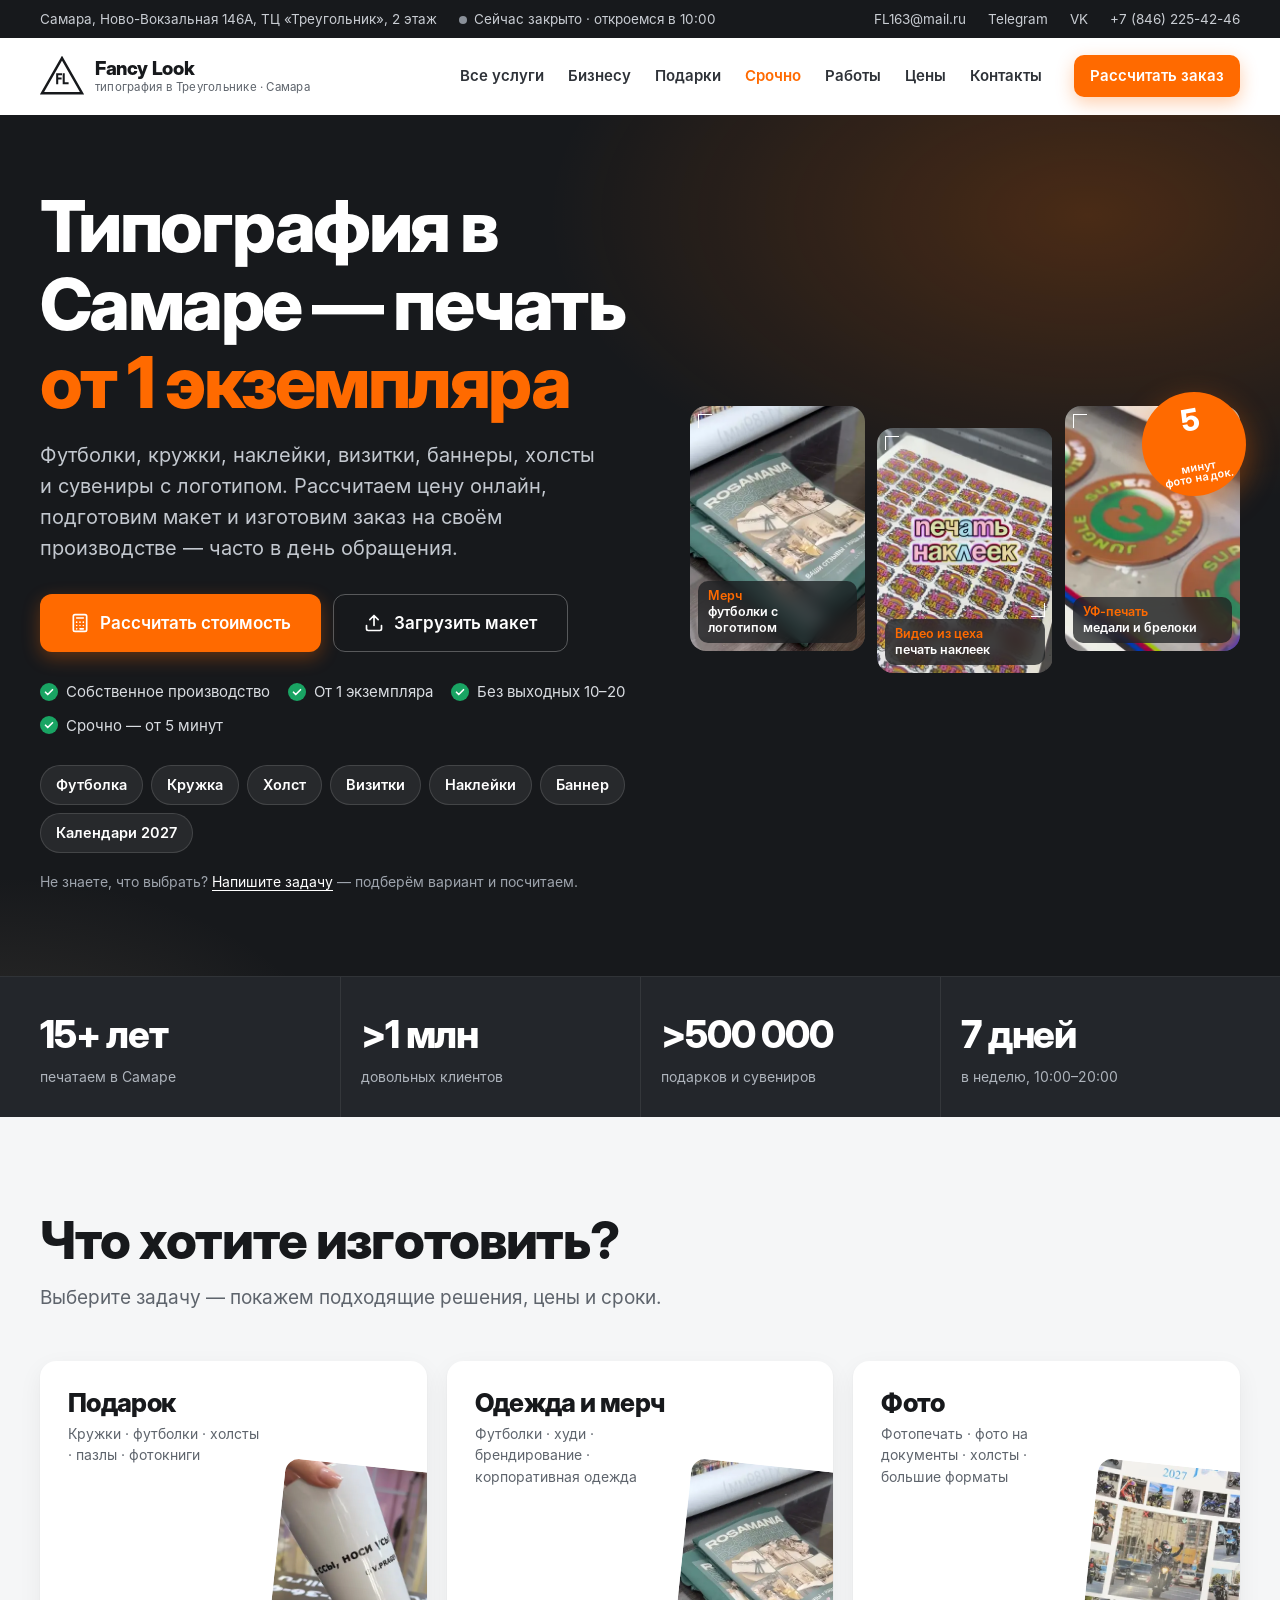
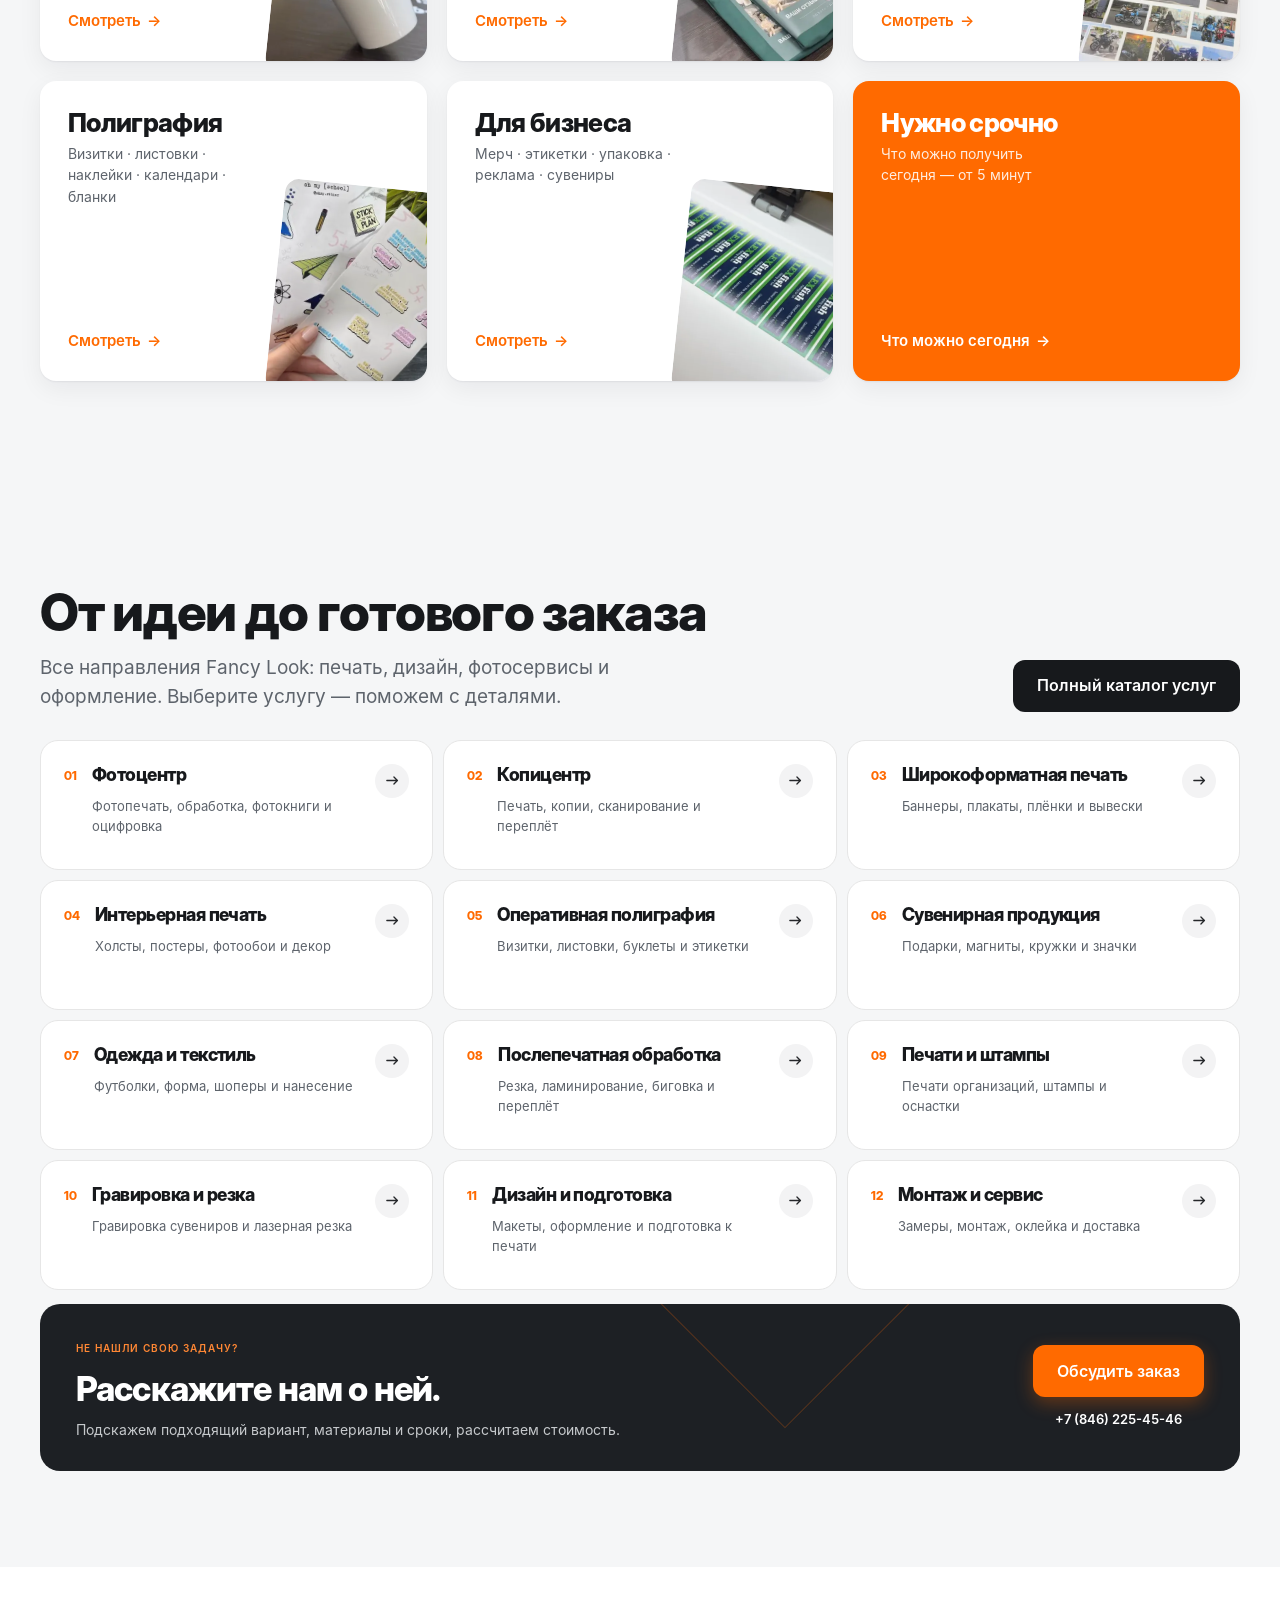
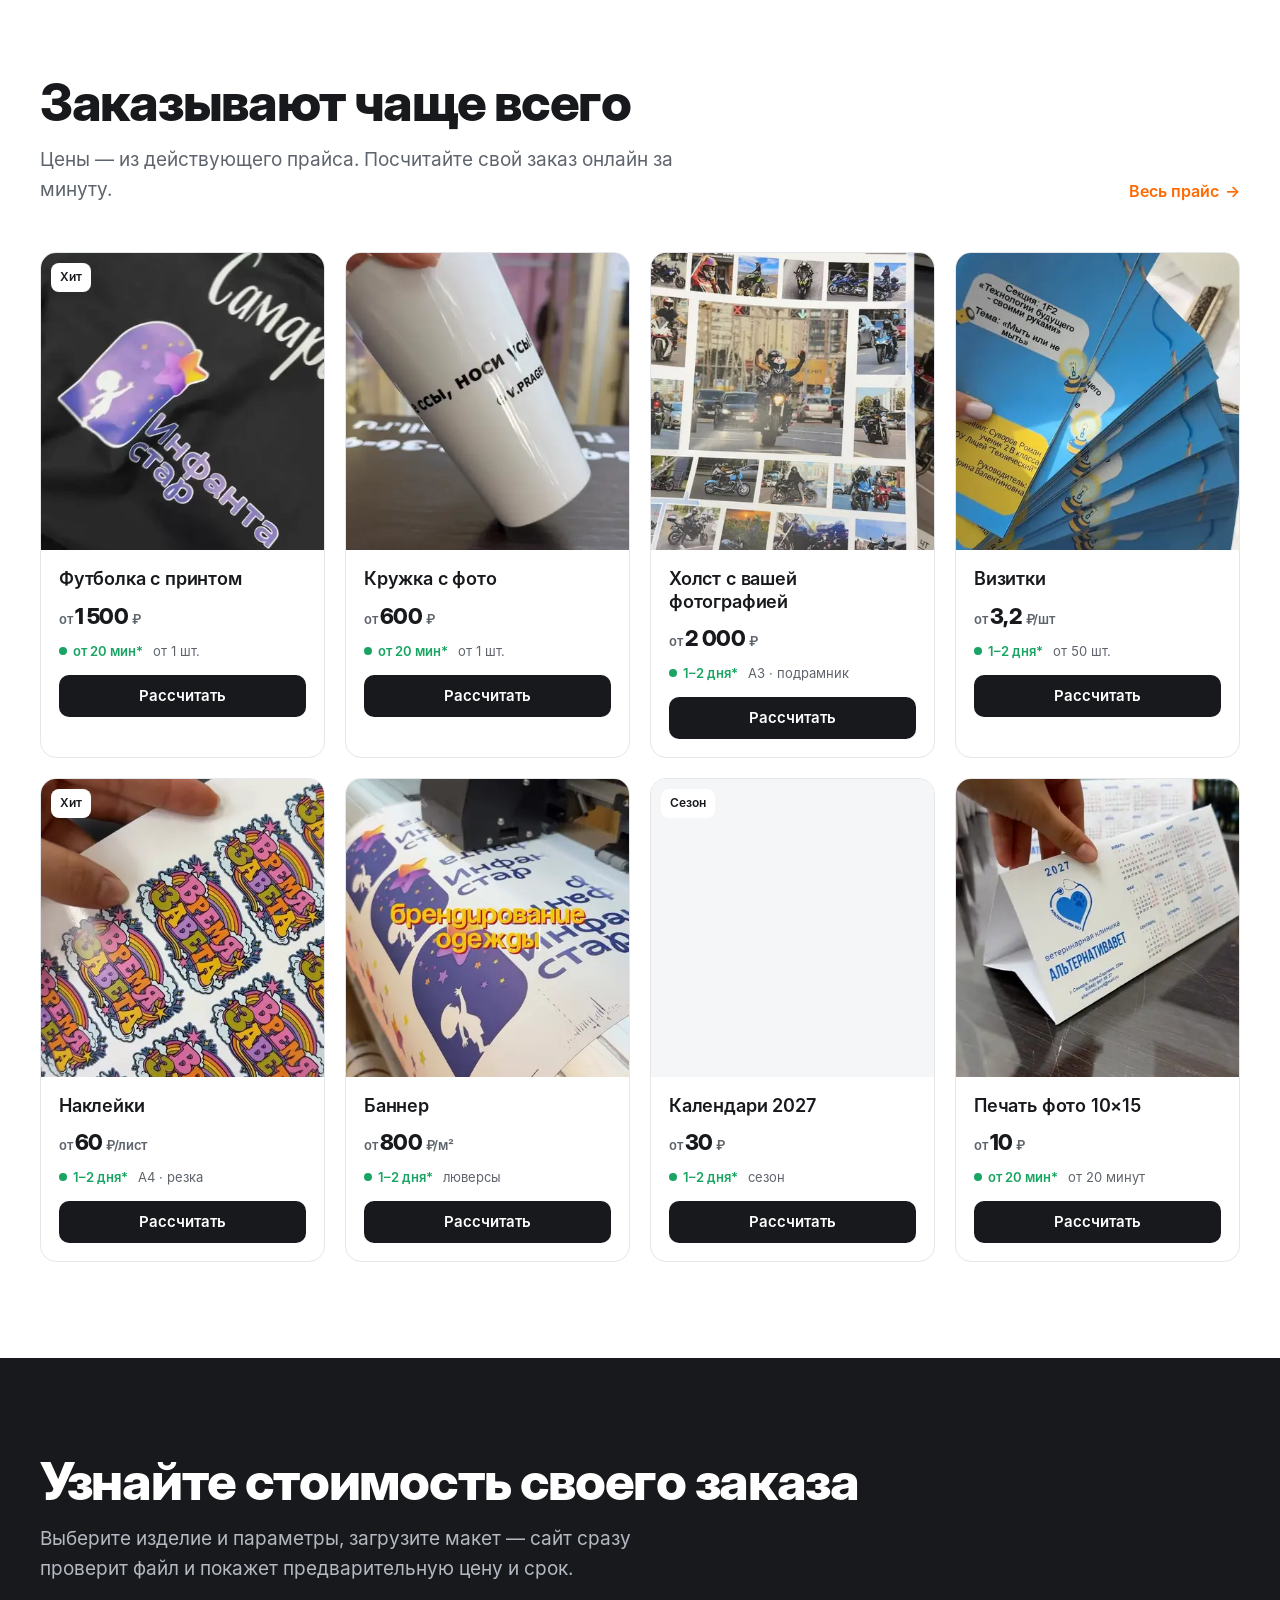
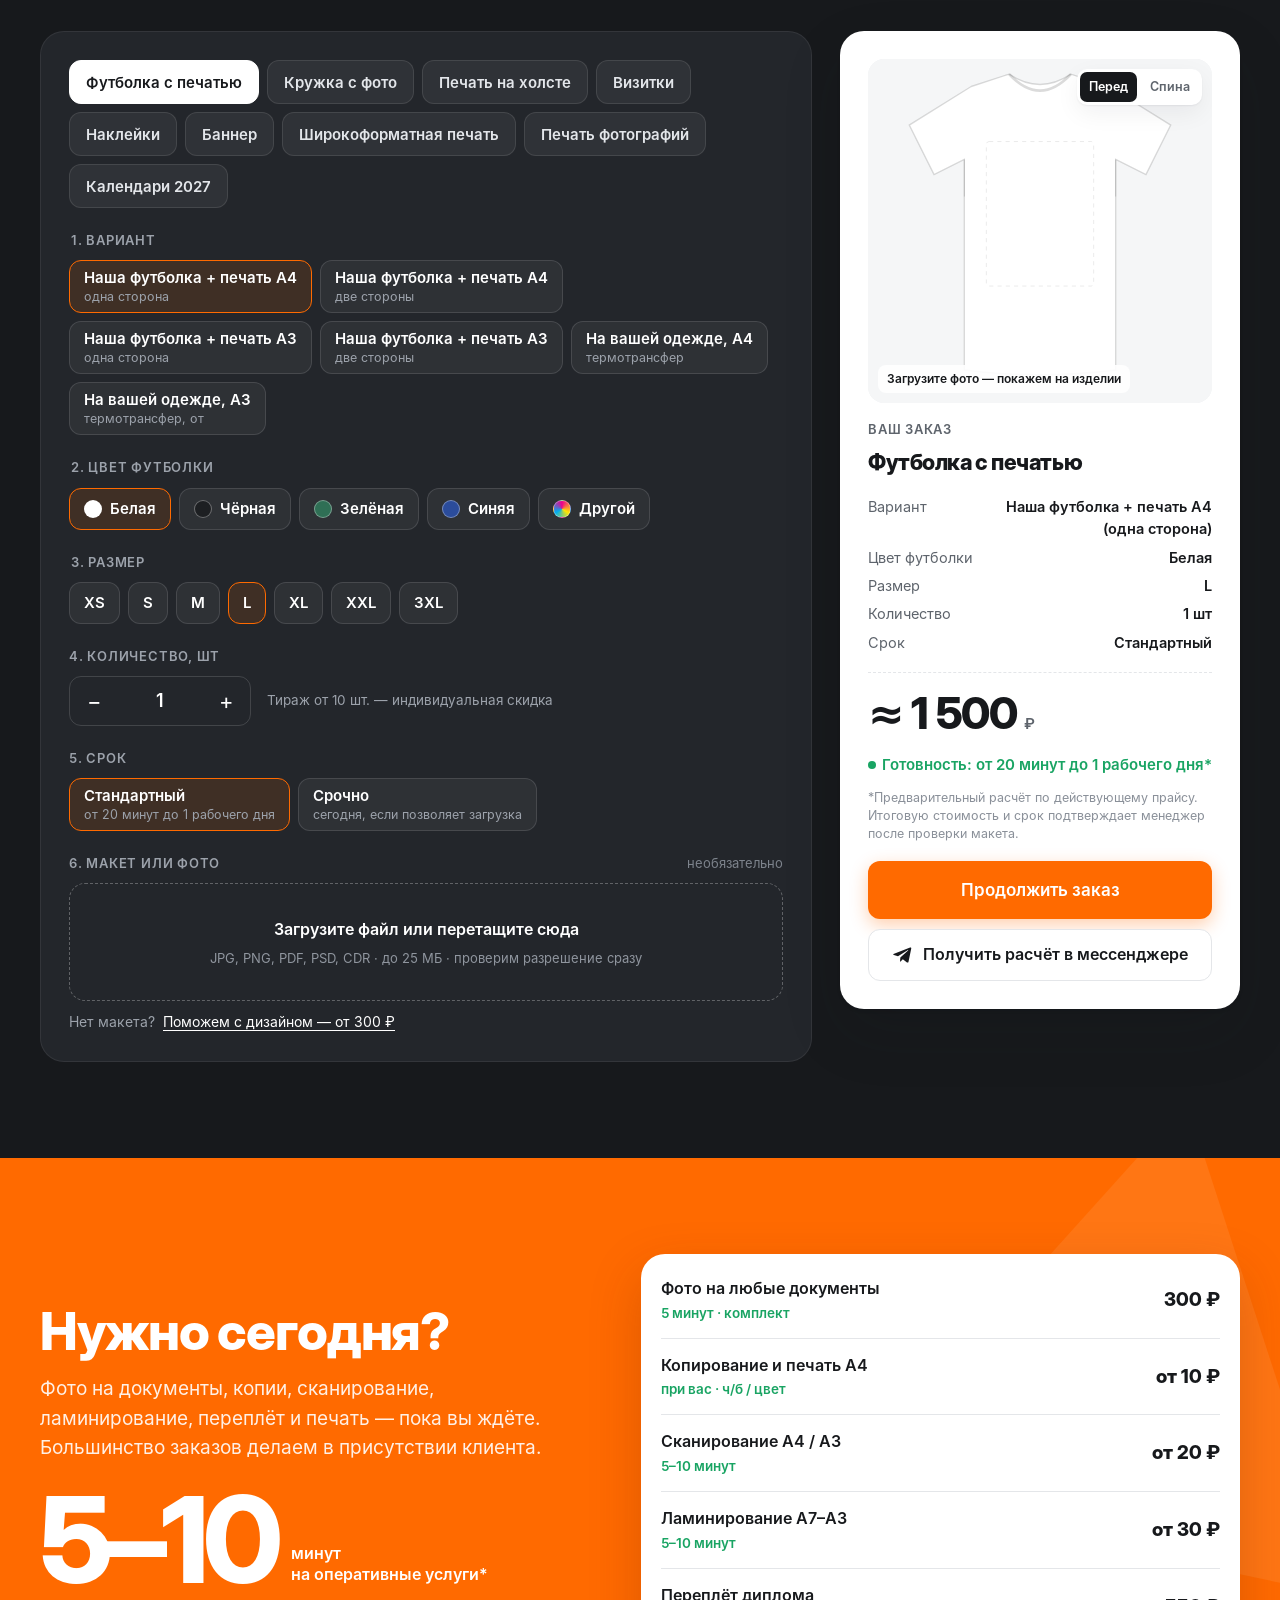
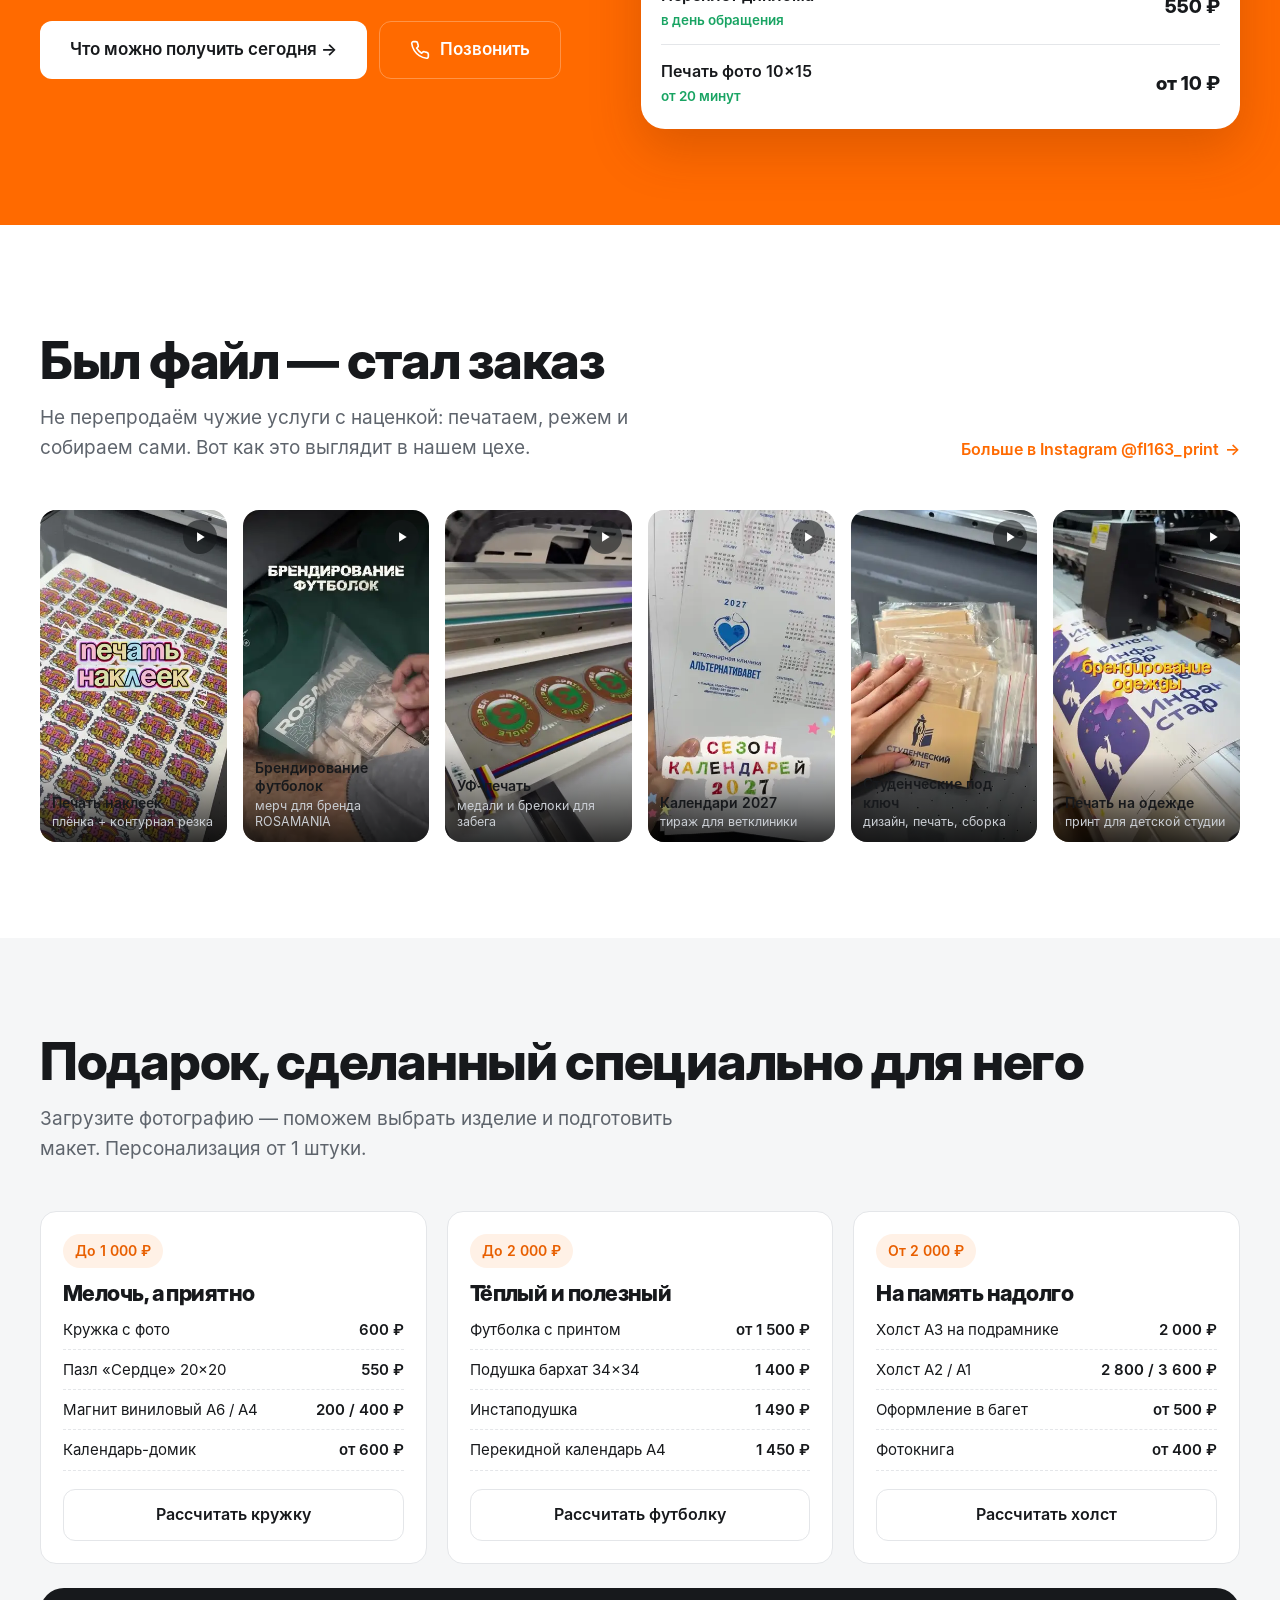
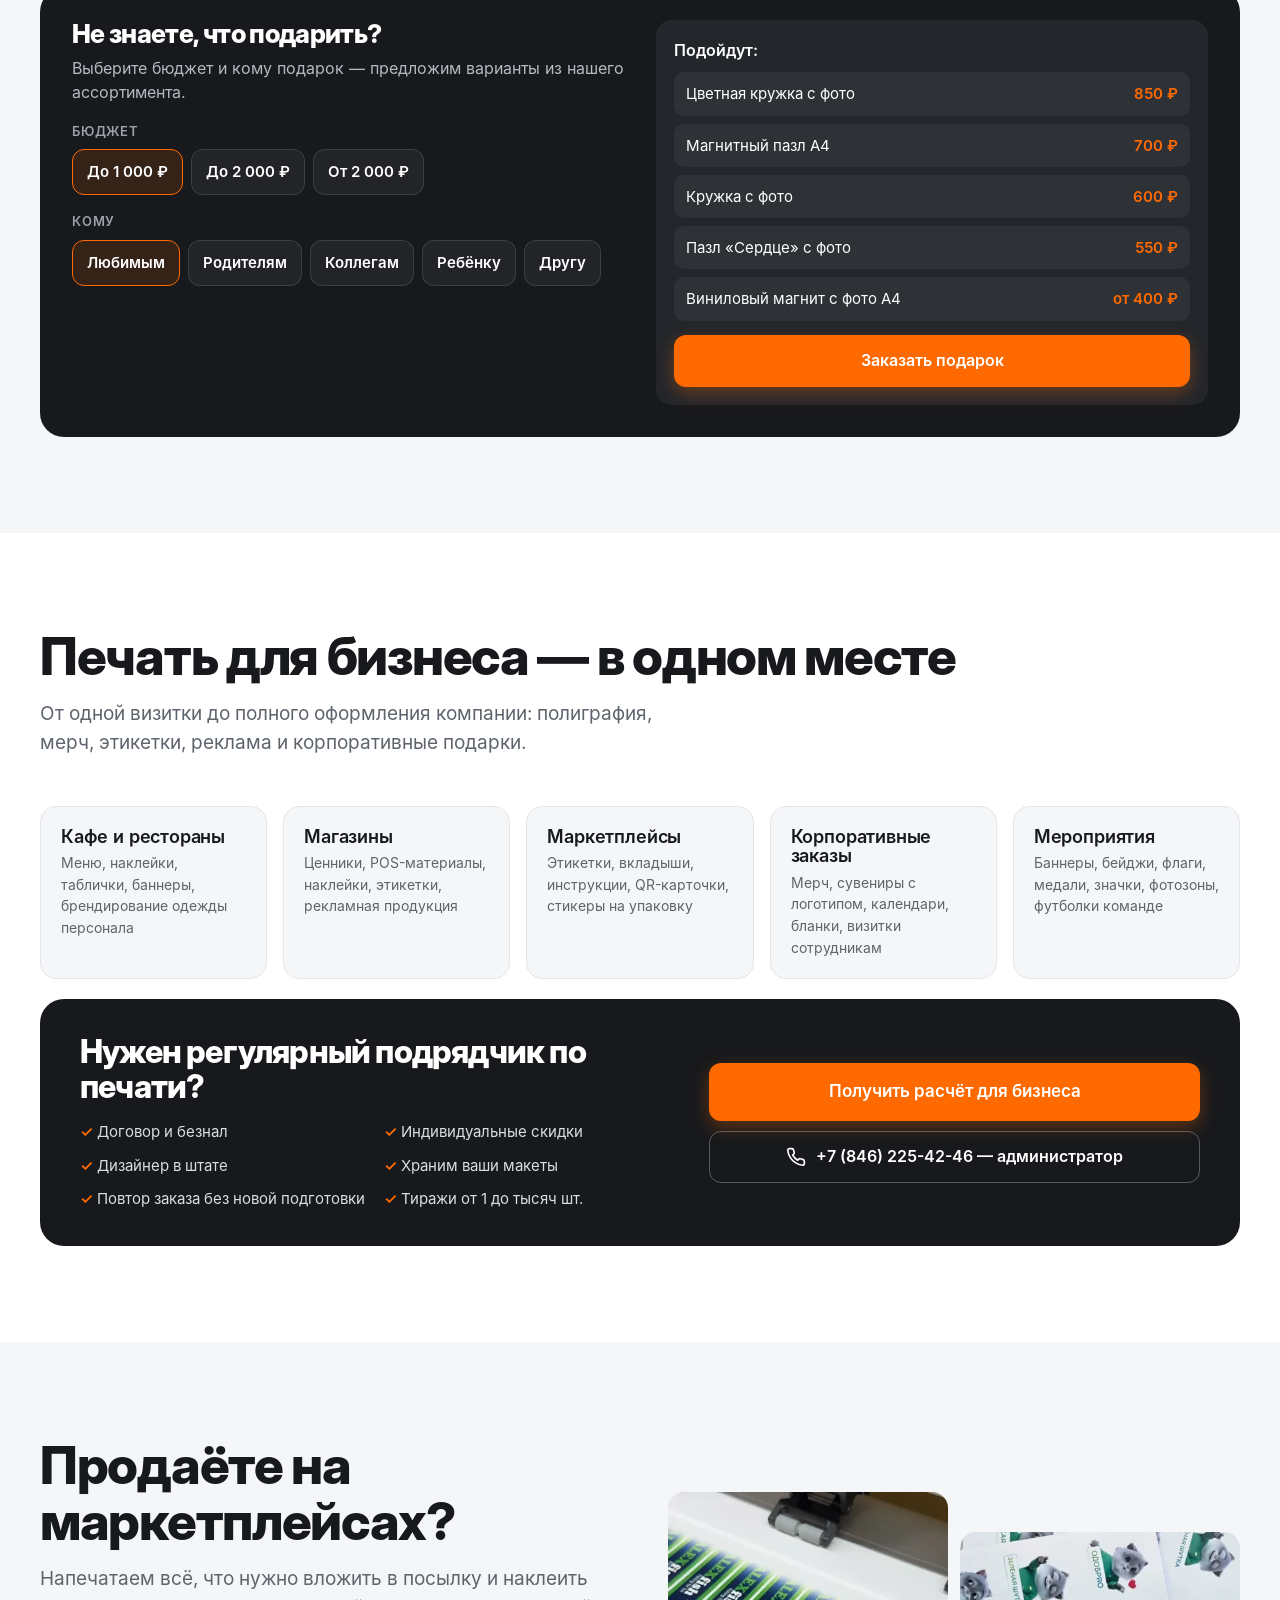
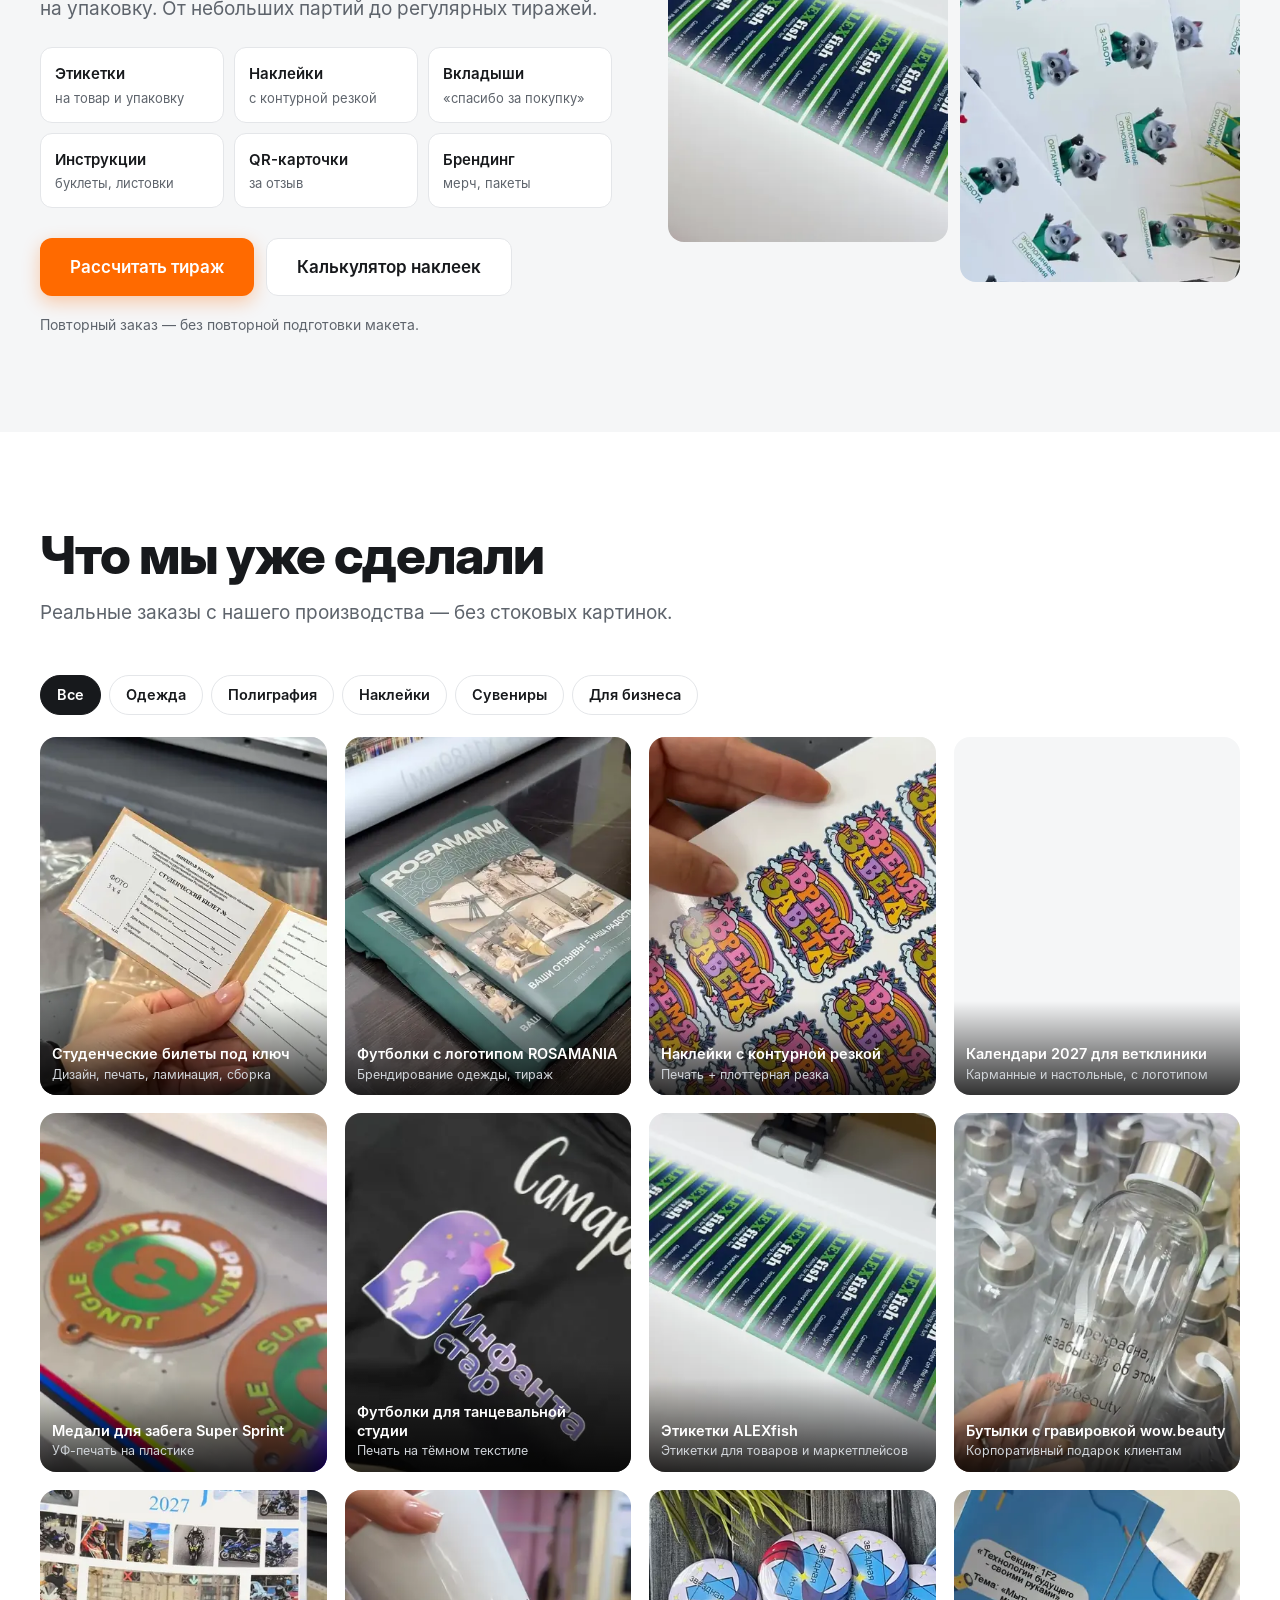
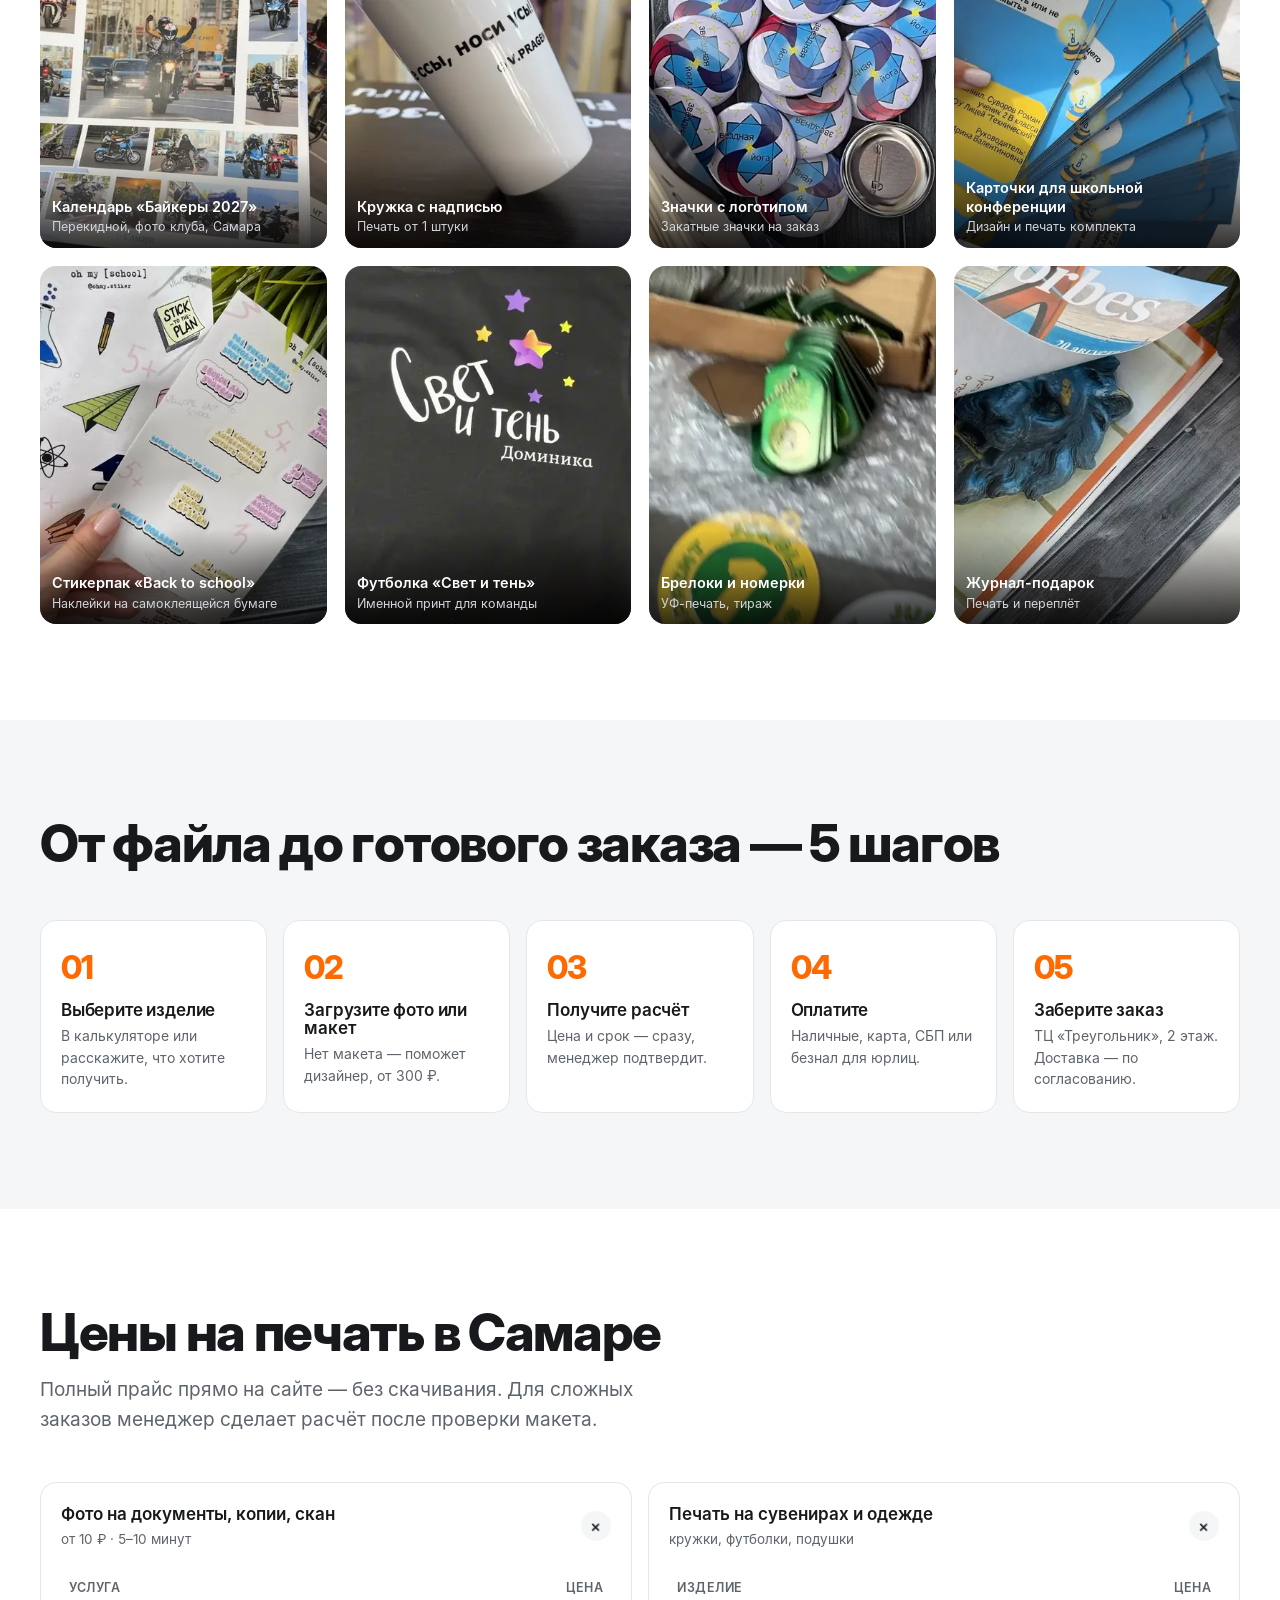
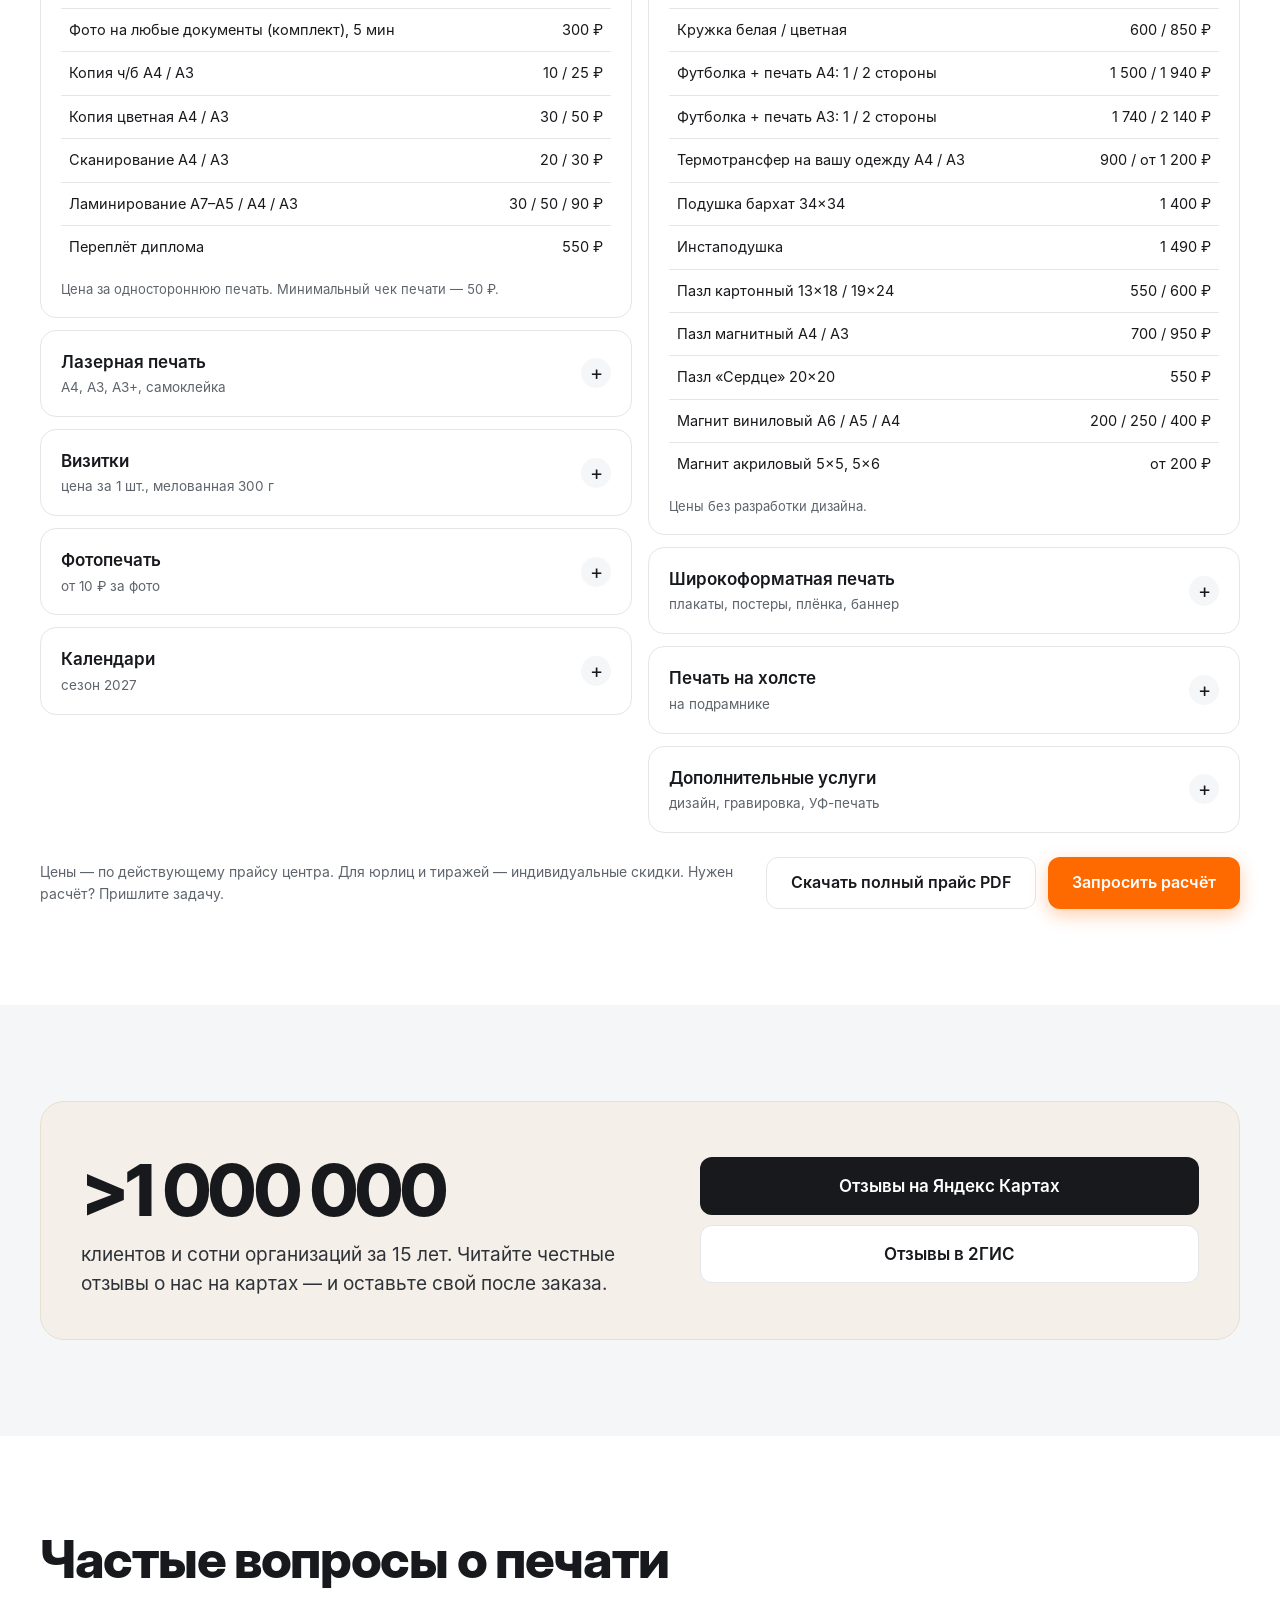
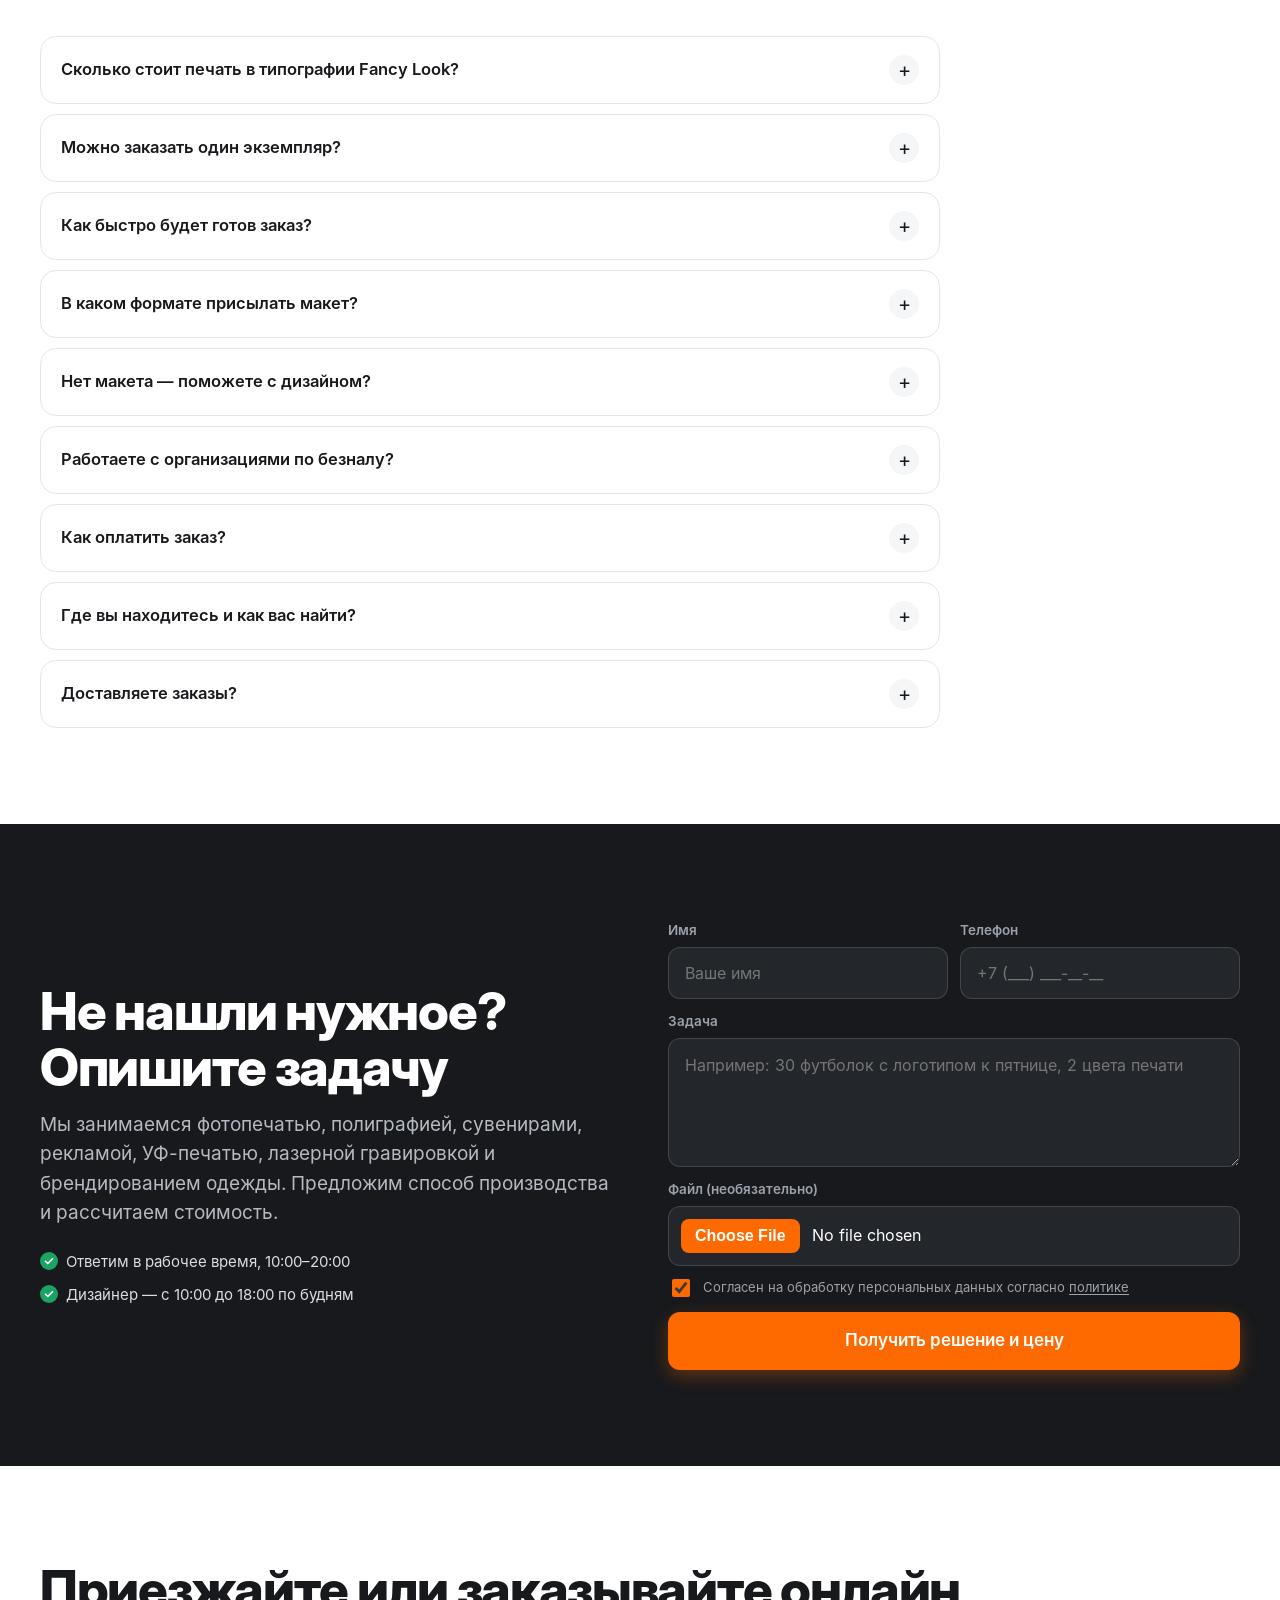
<file: index.html>
<!doctype html>
<html lang="ru" class="no-js">
<head>
<meta charset="utf-8">
<meta name="viewport" content="width=device-width, initial-scale=1, viewport-fit=cover">
<title>Типография в Самаре Fancy Look — печать от 1 экземпляра, срочно | PRINT163</title>
<meta name="description" content="Типография в Самаре: печать на футболках и кружках, визитки, наклейки, баннеры, холсты, календари 2027, фото на документы за 5 минут. Онлайн-калькулятор цен, от 1 шт., без выходных 10:00–20:00. Тел. +7 (846) 225-45-46">
<meta name="robots" content="index, follow, max-image-preview:large">
<link rel="canonical" href="https://print163.ru/">
<meta name="theme-color" content="#17191C">
<meta name="format-detection" content="telephone=no">
<meta name="geo.region" content="RU-SAM">
<meta name="geo.placename" content="Самара">
<meta property="og:type" content="website">
<meta property="og:locale" content="ru_RU">
<meta property="og:site_name" content="Fancy Look · PRINT163">
<meta property="og:title" content="Типография в Самаре Fancy Look — печать от 1 экземпляра, срочно | PRINT163">
<meta property="og:description" content="Типография в Самаре: печать на футболках и кружках, визитки, наклейки, баннеры, холсты, календари 2027, фото на документы за 5 минут. Онлайн-калькулятор цен, от 1 шт., без выходных 10:00–20:00. Тел. +7 (846) 225-45-46">
<meta property="og:url" content="https://print163.ru/">
<meta property="og:image" content="https://print163.ru/assets/img/og-image.jpg">
<meta property="og:image:width" content="1200">
<meta property="og:image:height" content="630">
<meta name="twitter:card" content="summary_large_image">

<link rel="icon" href="favicon.svg" type="image/svg+xml">
<link rel="icon" href="favicon-32.png" sizes="32x32" type="image/png">
<link rel="apple-touch-icon" href="apple-touch-icon.png">
<link rel="manifest" href="manifest.webmanifest">
<link rel="preload" href="assets/fonts/interdisplay-800.woff" as="font" type="font/woff" crossorigin>
<link rel="preload" href="assets/fonts/inter-400.woff" as="font" type="font/woff" crossorigin>
<link rel="stylesheet" href="assets/css/style.css?v=20261109">
<link rel="alternate" type="text/plain" title="LLM summary" href="llms.txt">
<script type="application/ld+json">{"@context":"https://schema.org","@type":"LocalBusiness","@id":"https://print163.ru/#org","additionalType":"https://www.wikidata.org/wiki/Q1251750","name":"Fancy Look — типография и центр фотопечати (PRINT163)","alternateName":["Fancy Look","PRINT163","Типография в Треугольнике","Фэнси Лук"],"description":"Типография и центр фотопечати в Самаре: печать на футболках и кружках, визитки, наклейки, баннеры, холсты, календари, фото на документы, сувениры с логотипом. Собственное производство, от 1 экземпляра, срочные заказы.","url":"https://print163.ru/","logo":"https://print163.ru/assets/img/icon-512.png","image":["https://print163.ru/assets/img/og-image.jpg","https://print163.ru/assets/img/pechat-nakleek-samara-800.jpg","https://print163.ru/assets/img/brendirovanie-futbolok-samara-800.jpg"],"telephone":"+7 (846) 225-45-46","email":"FL163@mail.ru","priceRange":"₽–₽₽","currenciesAccepted":"RUB","paymentAccepted":"Наличные, банковская карта, СБП, безналичный расчёт","address":{"@type":"PostalAddress","streetAddress":"ул. Ново-Вокзальная, 146А, ТЦ «Треугольник», 2 этаж, офис 206/208","addressLocality":"Самара","addressRegion":"Самарская область","addressCountry":"RU"},"hasMap":"https://yandex.ru/maps/?text=Самара%2C%20Ново-Вокзальная%20146А","areaServed":[{"@type":"City","name":"Самара"},{"@type":"AdministrativeArea","name":"Самарская область"}],"openingHoursSpecification":[{"@type":"OpeningHoursSpecification","dayOfWeek":["Monday","Tuesday","Wednesday","Thursday","Friday","Saturday","Sunday"],"opens":"10:00","closes":"20:00"}],"contactPoint":[{"@type":"ContactPoint","telephone":"+7 (846) 225-45-46","contactType":"customer service","areaServed":"RU","availableLanguage":"ru"},{"@type":"ContactPoint","telephone":"+7 (846) 225-42-46","contactType":"sales","areaServed":"RU","availableLanguage":"ru"},{"@type":"ContactPoint","telephone":"+7 (927) 692-36-90","contactType":"technical support","description":"Дизайнер, Telegram/Viber","availableLanguage":"ru"}],"sameAs":["https://vk.com/print163ru","https://t.me/print163","https://www.instagram.com/fl163_print/"],"knowsAbout":["оперативная полиграфия","цифровая печать","печать на футболках","сублимационная печать на кружках","широкоформатная печать","УФ-печать","лазерная гравировка","печать на холсте","фото на документы"]}</script><script type="application/ld+json">{"@context":"https://schema.org","@type":"FAQPage","mainEntity":[{"@type":"Question","name":"Сколько стоит печать в типографии Fancy Look?","acceptedAnswer":{"@type":"Answer","text":"Цены зависят от изделия и тиража. Примеры по действующему прайсу: кружка с фото — от 600 ₽, футболка с печатью — от 1 500 ₽ (печать на вашей одежде — от 900 ₽), визитки — от 3,2 ₽ за штуку, наклейки на самоклеящейся бумаге — 60 ₽ за лист A4, холст A3 на подрамнике — 2 000 ₽, баннер — от 800 ₽ за м², фото на документы — 300 ₽ за комплект. Точную стоимость покажет онлайн-калькулятор на сайте."}},{"@type":"Question","name":"Можно заказать один экземпляр?","acceptedAnswer":{"@type":"Answer","text":"Да. Футболки, кружки, холсты, календари, фотографии и большинство сувениров печатаем от 1 штуки. Для визиток минимальный тираж — 50 шт., для карманных календарей — 15 шт."}},{"@type":"Question","name":"Как быстро будет готов заказ?","acceptedAnswer":{"@type":"Answer","text":"Фото на документы — 5 минут, копирование, сканирование и ламинирование — 5–10 минут, большинство заказов — от 20 минут до 1 рабочего дня, часть заказов выполняем в присутствии клиента. Широкоформатная печать, баннеры и тиражная полиграфия — обычно 1–2 рабочих дня. Срочность подтверждаем по загрузке производства."}},{"@type":"Question","name":"В каком формате присылать макет?","acceptedAnswer":{"@type":"Answer","text":"Принимаем JPG, PNG, PDF, PSD и CDR. Тексты для печати — в PDF, чтобы сохранились поля, шрифты и нумерация. Файл можно загрузить прямо в калькулятор — сайт сразу проверит формат и разрешение. С телефона удобнее отправить файл в Telegram или на почту FL163@mail.ru."}},{"@type":"Question","name":"Нет макета — поможете с дизайном?","acceptedAnswer":{"@type":"Answer","text":"Да, у нас работает дизайнер (будни с 10:00 до 18:00). Услуги дизайнера — от 300 ₽: подготовим макет визитки, наклейки, календаря, баннера или принта на футболку."}},{"@type":"Question","name":"Работаете с организациями по безналу?","acceptedAnswer":{"@type":"Answer","text":"Да. Заключаем договоры на поставку полиграфической продукции, работаем по безналичному расчёту, предоставляем индивидуальные системы скидок для постоянных корпоративных клиентов."}},{"@type":"Question","name":"Как оплатить заказ?","acceptedAnswer":{"@type":"Answer","text":"Наличными, банковской картой, по СБП или безналичным расчётом для юрлиц. Услуги доступны и физическим, и юридическим лицам."}},{"@type":"Question","name":"Где вы находитесь и как вас найти?","acceptedAnswer":{"@type":"Answer","text":"Самара, ул. Ново-Вокзальная, 146А, ТЦ «Треугольник», 2 этаж, офис 206/208. Вход через «Пятёрочку», поднимитесь на второй этаж. Рядом парковка. Работаем без выходных с 10:00 до 20:00."}},{"@type":"Question","name":"Доставляете заказы?","acceptedAnswer":{"@type":"Answer","text":"Основной способ получения — самовывоз из ТЦ «Треугольник». Доставку по Самаре согласуем индивидуально — уточните у менеджера при оформлении."}}]}</script><script type="application/ld+json">{"@context":"https://schema.org","@type":"WebSite","name":"Fancy Look · PRINT163","url":"https://print163.ru/","inLanguage":"ru"}</script><script type="application/ld+json">{"@context":"https://schema.org","@type":"OfferCatalog","name":"Услуги типографии Fancy Look в Самаре","itemListElement":[{"@type":"Offer","itemOffered":{"@type":"Service","name":"Футболка с принтом"},"price":"1500","priceCurrency":"RUB","url":"https://print163.ru/#calc","seller":{"@id":"https://print163.ru/#org"}},{"@type":"Offer","itemOffered":{"@type":"Service","name":"Кружка с фото"},"price":"600","priceCurrency":"RUB","url":"https://print163.ru/#calc","seller":{"@id":"https://print163.ru/#org"}},{"@type":"Offer","itemOffered":{"@type":"Service","name":"Холст с вашей фотографией"},"price":"2000","priceCurrency":"RUB","url":"https://print163.ru/#calc","seller":{"@id":"https://print163.ru/#org"}},{"@type":"Offer","itemOffered":{"@type":"Service","name":"Визитки"},"price":"3.2","priceCurrency":"RUB","url":"https://print163.ru/#calc","seller":{"@id":"https://print163.ru/#org"}},{"@type":"Offer","itemOffered":{"@type":"Service","name":"Наклейки"},"price":"60","priceCurrency":"RUB","url":"https://print163.ru/#calc","seller":{"@id":"https://print163.ru/#org"}},{"@type":"Offer","itemOffered":{"@type":"Service","name":"Баннер"},"price":"800","priceCurrency":"RUB","url":"https://print163.ru/#calc","seller":{"@id":"https://print163.ru/#org"}},{"@type":"Offer","itemOffered":{"@type":"Service","name":"Календари 2027"},"price":"30","priceCurrency":"RUB","url":"https://print163.ru/#calc","seller":{"@id":"https://print163.ru/#org"}},{"@type":"Offer","itemOffered":{"@type":"Service","name":"Печать фото 10×15"},"price":"10","priceCurrency":"RUB","url":"https://print163.ru/#calc","seller":{"@id":"https://print163.ru/#org"}}]}</script><link rel="preload" as="image" href="assets/img/pechat-nakleek-samara-400.webp" type="image/webp">
<link rel="stylesheet" href="assets/css/catalog-expand.css"></head>
<body data-root="">
<a class="skip" href="#main">К содержимому</a>
<div class="topbar"><div class="container">
  <div class="topbar__l"><span>Самара, Ново-Вокзальная 146А, ТЦ «Треугольник», 2 этаж</span><span data-open-status>Ежедневно 10:00–20:00</span></div>
  <div class="topbar__r"><a href="mailto:FL163@mail.ru">FL163@mail.ru</a><a href="https://t.me/+79276923690" target="_blank" rel="noopener">Telegram</a><a href="https://vk.com/print163ru" target="_blank" rel="noopener">VK</a><a href="tel:+78462254246">+7 (846) 225-42-46</a></div>
</div></div>
<header class="header">
  <div class="container">
    <a class="logo" href="./" aria-label="Fancy Look — типография в Самаре, на главную">
      <span class="logo__mark"><svg viewBox="0 0 64 58" aria-hidden="true"><path d="M32 3 61 54H3Z" fill="none" stroke="currentColor" stroke-width="3.6"/><path fill="currentColor" d="M23.5 25h8.5v2.8h-5.5v3.4h4.9v2.8h-4.9V41h-3zM33 25h3v13.2h5.6V41H33z"/></svg></span>
      <span class="logo__txt"><span class="logo__name">Fancy Look</span><span class="logo__desc">типография в Треугольнике · Самара</span></span>
    </a>
    <nav class="nav" aria-label="Основное меню"><ul><li><a href="uslugi/">Все услуги</a></li><li><a href="#business">Бизнесу</a></li><li><a href="#gifts">Подарки</a></li><li><a href="srochnaya-pechat-samara/" class="is-hot">Срочно</a></li><li><a href="#works">Работы</a></li><li><a href="#price">Цены</a></li><li><a href="#contacts">Контакты</a></li></ul></nav>
    <a class="header__phone" href="tel:+78462254546">+7 (846) 225-45-46<small>ежедневно 10:00–20:00</small></a>
    <a class="btn btn--primary btn--sm header__cta" href="#calc" data-calc-open="">Рассчитать заказ</a>
    <a class="header__call" href="tel:+78462254546" aria-label="Позвонить +7 (846) 225-45-46"><svg viewBox="0 0 24 24" fill="none" stroke="currentColor" stroke-width="2" stroke-linecap="round" stroke-linejoin="round" aria-hidden="true"><path d="M22 16.9v3a2 2 0 0 1-2.2 2 19.8 19.8 0 0 1-8.6-3.1 19.5 19.5 0 0 1-6-6A19.8 19.8 0 0 1 2.1 4.2 2 2 0 0 1 4.1 2h3a2 2 0 0 1 2 1.7c.1.9.4 1.8.7 2.7a2 2 0 0 1-.5 2.1L8 9.8a16 16 0 0 0 6 6l1.3-1.3a2 2 0 0 1 2.1-.4c.9.3 1.8.6 2.7.7a2 2 0 0 1 1.7 2z"/></svg></a>
    <button class="burger" type="button" aria-label="Меню" aria-expanded="false" aria-controls="mnav"><span></span></button>
  </div>
</header>
<div class="mnav" id="mnav">
  <div class="mnav__group">Разделы</div><a href="uslugi/">Все услуги</a><a href="#business">Бизнесу</a><a href="#gifts">Подарки</a><a href="srochnaya-pechat-samara/">Срочно</a><a href="#works">Работы</a><a href="#price">Цены</a><a href="#contacts">Контакты</a>
  <div class="mnav__group">Популярные услуги</div><a href="pechat-na-futbolkah-samara/">Печать на футболках</a><a href="pechat-na-kruzhkah-samara/">Печать на кружках</a><a href="pechat-na-holste-samara/">Печать на холсте</a><a href="pechat-vizitok-samara/">Визитки</a><a href="pechat-nakleek-samara/">Наклейки</a><a href="pechat-bannerov-samara/">Баннеры и широкоформат</a><a href="kalendari-samara/">Календари 2027</a><a href="fotopechat-samara/">Печать фотографий</a><a href="srochnaya-pechat-samara/">Срочная печать и фото на документы</a><a href="korporativnye-podarki-samara/">Сувениры с логотипом</a><a href="pechat-dlya-marketpleysov-samara/">Для маркетплейсов</a>
  <div class="mnav__contacts">
    <a class="btn btn--primary" href="tel:+78462254546"><svg viewBox="0 0 24 24" fill="none" stroke="currentColor" stroke-width="2" stroke-linecap="round" stroke-linejoin="round" aria-hidden="true"><path d="M22 16.9v3a2 2 0 0 1-2.2 2 19.8 19.8 0 0 1-8.6-3.1 19.5 19.5 0 0 1-6-6A19.8 19.8 0 0 1 2.1 4.2 2 2 0 0 1 4.1 2h3a2 2 0 0 1 2 1.7c.1.9.4 1.8.7 2.7a2 2 0 0 1-.5 2.1L8 9.8a16 16 0 0 0 6 6l1.3-1.3a2 2 0 0 1 2.1-.4c.9.3 1.8.6 2.7.7a2 2 0 0 1 1.7 2z"/></svg> +7 (846) 225-45-46</a>
    <button class="btn btn--ghost" type="button" data-msgr><svg viewBox="0 0 24 24" fill="none" stroke="currentColor" stroke-width="2" stroke-linecap="round" stroke-linejoin="round" aria-hidden="true"><path d="M21 11.5a8.4 8.4 0 0 1-9 8.4 8.6 8.6 0 0 1-3.8-.9L3 20l1.1-4.6A8.4 8.4 0 0 1 3 11.5 8.5 8.5 0 0 1 12 3a8.5 8.5 0 0 1 9 8.5z"/></svg> Написать в мессенджер</button>
  </div>
</div>
<main id="main">
<section class="hero">
  <div class="container hero__grid">
    <div>
      <h1>Типография в Самаре — печать <em>от 1 экземпляра</em></h1>
      <p class="hero__lead">Футболки, кружки, наклейки, визитки, баннеры, холсты и сувениры с логотипом. Рассчитаем цену онлайн, подготовим макет и изготовим заказ на своём производстве — часто в день обращения.</p>
      <div class="hero__cta">
        <a class="btn btn--primary btn--lg" href="#calc" data-calc-open=""><svg viewBox="0 0 24 24" fill="none" stroke="currentColor" stroke-width="2" stroke-linecap="round" stroke-linejoin="round" aria-hidden="true"><rect x="4" y="2" width="16" height="20" rx="2"/><path d="M8 6h8M8 11h.01M12 11h.01M16 11h.01M8 15h.01M12 15h.01M16 15h.01M8 19h.01M12 19h4"/></svg> Рассчитать стоимость</a>
        <a class="btn btn--ghost-light btn--lg" href="#calc" data-upload><svg viewBox="0 0 24 24" fill="none" stroke="currentColor" stroke-width="2" stroke-linecap="round" stroke-linejoin="round" aria-hidden="true"><path d="M21 15v4a2 2 0 0 1-2 2H5a2 2 0 0 1-2-2v-4M17 8l-5-5-5 5M12 3v12"/></svg> Загрузить макет</a>
      </div>
      <ul class="hero__checks"><li>Собственное производство</li><li>От 1 экземпляра</li><li>Без выходных 10–20</li><li>Срочно — от 5 минут</li></ul>
      <div class="chips" aria-label="Быстрый выбор">
        <a class="chip" href="#calc" data-calc-open="tshirt">Футболка</a>
        <a class="chip" href="#calc" data-calc-open="mug">Кружка</a>
        <a class="chip" href="#calc" data-calc-open="canvas">Холст</a>
        <a class="chip" href="#calc" data-calc-open="cards">Визитки</a>
        <a class="chip" href="#calc" data-calc-open="stickers">Наклейки</a>
        <a class="chip" href="#calc" data-calc-open="banner">Баннер</a>
        <a class="chip" href="#calc" data-calc-open="calendar">Календари 2027</a>
      </div>
      <p class="hero__note">Не знаете, что выбрать? <button type="button" data-msgr>Напишите задачу</button> — подберём вариант и посчитаем.</p>
    </div>
    <div class="hero__media" aria-label="Наши работы">
      <span class="hero__badge"><span>5</span><small>минут<br>фото на док.</small></span>
      <figure><span class="crop crop--tl"></span><picture><source type="image/webp" srcset="assets/img/brendirovanie-futbolok-samara-400.webp 400w, assets/img/brendirovanie-futbolok-samara-800.webp 800w" sizes="(min-width:1024px) 190px, 33vw"><img src="assets/img/brendirovanie-futbolok-samara-800.jpg" width="800" height="1000" alt="Брендирование футболок в типографии Fancy Look, Самара" fetchpriority="high" decoding="async"></picture><figcaption><b>Мерч</b>футболки с логотипом</figcaption></figure>
      <figure><span class="crop crop--tl"></span><video data-auto data-src="assets/video/pechat-nakleek.mp4" poster="assets/video/pechat-nakleek.webp" muted loop playsinline preload="none" aria-label="Видео: печать наклеек на нашем производстве"></video><span class="crop crop--br"></span><figcaption><b>Видео из цеха</b>печать наклеек</figcaption></figure>
      <figure><span class="crop crop--tl"></span><picture><source type="image/webp" srcset="assets/img/uf-pechat-medali-samara-400.webp 400w, assets/img/uf-pechat-medali-samara-800.webp 800w" sizes="(min-width:1024px) 190px, 33vw"><img src="assets/img/uf-pechat-medali-samara-800.jpg" width="800" height="1000" alt="УФ-печать медалей на пластике" fetchpriority="high" decoding="async"></picture><figcaption><b>УФ-печать</b>медали и брелоки</figcaption></figure>
    </div>
  </div>
  <div class="stats"><div class="container"><ul>
    <li><b>15+ лет</b><span>печатаем в Самаре</span></li>
    <li><b>&gt;1 млн</b><span>довольных клиентов</span></li>
    <li><b>&gt;500 000</b><span>подарков и сувениров</span></li>
    <li><b>7 дней</b><span>в неделю, 10:00–20:00</span></li>
  </ul></div></div>
</section>

<section class="section section--gray" id="catalog">
  <div class="container">
    <div class="sec-head rv"><h2 class="h-sec">Что хотите изготовить?</h2><p class="sub">Выберите задачу — покажем подходящие решения, цены и сроки.</p></div>
    <div class="tasks"><a class="task rv " href="#gifts"><h3>Подарок</h3><p>Кружки · футболки · холсты · пазлы · фотокниги</p><span class="link-arrow">Смотреть</span><span class="task__img"><picture><source type="image/webp" srcset="assets/img/pechat-na-kruzhkah-samara-400.webp 400w, assets/img/pechat-na-kruzhkah-samara-800.webp 800w" sizes="200px"><img src="assets/img/pechat-na-kruzhkah-samara-800.jpg" width="800" height="1000" alt="Подарок" loading="lazy" decoding="async"></picture></span></a><a class="task rv " href="pechat-na-futbolkah-samara/"><h3>Одежда и мерч</h3><p>Футболки · худи · брендирование · корпоративная одежда</p><span class="link-arrow">Смотреть</span><span class="task__img"><picture><source type="image/webp" srcset="assets/img/brendirovanie-futbolok-samara-400.webp 400w, assets/img/brendirovanie-futbolok-samara-800.webp 800w" sizes="200px"><img src="assets/img/brendirovanie-futbolok-samara-800.jpg" width="800" height="1000" alt="Одежда и мерч" loading="lazy" decoding="async"></picture></span></a><a class="task rv " href="fotopechat-samara/"><h3>Фото</h3><p>Фотопечать · фото на документы · холсты · большие форматы</p><span class="link-arrow">Смотреть</span><span class="task__img"><picture><source type="image/webp" srcset="assets/img/kalendar-bayker-2027-400.webp 400w, assets/img/kalendar-bayker-2027-800.webp 800w" sizes="200px"><img src="assets/img/kalendar-bayker-2027-800.jpg" width="800" height="1000" alt="Фото" loading="lazy" decoding="async"></picture></span></a><a class="task rv " href="pechat-vizitok-samara/"><h3>Полиграфия</h3><p>Визитки · листовки · наклейки · календари · бланки</p><span class="link-arrow">Смотреть</span><span class="task__img"><picture><source type="image/webp" srcset="assets/img/stikerpaki-dlya-shkoly-400.webp 400w, assets/img/stikerpaki-dlya-shkoly-800.webp 800w" sizes="200px"><img src="assets/img/stikerpaki-dlya-shkoly-800.jpg" width="800" height="1000" alt="Полиграфия" loading="lazy" decoding="async"></picture></span></a><a class="task rv " href="#business"><h3>Для бизнеса</h3><p>Мерч · этикетки · упаковка · реклама · сувениры</p><span class="link-arrow">Смотреть</span><span class="task__img"><picture><source type="image/webp" srcset="assets/img/etiketki-dlya-tovarov-400.webp 400w, assets/img/etiketki-dlya-tovarov-800.webp 800w" sizes="200px"><img src="assets/img/etiketki-dlya-tovarov-800.jpg" width="800" height="1000" alt="Для бизнеса" loading="lazy" decoding="async"></picture></span></a><a class="task rv task--hot" href="srochnaya-pechat-samara/"><h3>Нужно срочно</h3><p>Что можно получить сегодня — от 5 минут</p><span class="link-arrow">Что можно сегодня</span></a></div>
  </div>
</section>

<section class="direction-section section" id="all-services"><div class="container"><div class="direction-head"><div><h2 class="h-sec">От идеи до готового заказа</h2><p class="sub">Все направления Fancy Look: печать, дизайн, фотосервисы и оформление. Выберите услугу — поможем с деталями.</p></div><a class="btn btn--dark" href="uslugi/">Полный каталог услуг</a></div><div class="direction-grid"><a class="direction-card" href="fotopechat-samara/"><span class="direction-num">01</span><span class="direction-text"><strong>Фотоцентр</strong><small>Фотопечать, обработка, фотокниги и оцифровка</small></span><span class="direction-arrow"><svg viewBox="0 0 24 24" fill="none" aria-hidden="true"><path d="M4 12h15m-5-5 5 5-5 5" stroke="currentColor" stroke-width="1.8" stroke-linecap="round" stroke-linejoin="round"/></svg></span></a><a class="direction-card" href="srochnaya-pechat-samara/"><span class="direction-num">02</span><span class="direction-text"><strong>Копицентр</strong><small>Печать, копии, сканирование и переплёт</small></span><span class="direction-arrow"><svg viewBox="0 0 24 24" fill="none" aria-hidden="true"><path d="M4 12h15m-5-5 5 5-5 5" stroke="currentColor" stroke-width="1.8" stroke-linecap="round" stroke-linejoin="round"/></svg></span></a><a class="direction-card" href="pechat-bannerov-samara/"><span class="direction-num">03</span><span class="direction-text"><strong>Широкоформатная печать</strong><small>Баннеры, плакаты, плёнки и вывески</small></span><span class="direction-arrow"><svg viewBox="0 0 24 24" fill="none" aria-hidden="true"><path d="M4 12h15m-5-5 5 5-5 5" stroke="currentColor" stroke-width="1.8" stroke-linecap="round" stroke-linejoin="round"/></svg></span></a><a class="direction-card" href="pechat-na-holste-samara/"><span class="direction-num">04</span><span class="direction-text"><strong>Интерьерная печать</strong><small>Холсты, постеры, фотообои и декор</small></span><span class="direction-arrow"><svg viewBox="0 0 24 24" fill="none" aria-hidden="true"><path d="M4 12h15m-5-5 5 5-5 5" stroke="currentColor" stroke-width="1.8" stroke-linecap="round" stroke-linejoin="round"/></svg></span></a><a class="direction-card" href="pechat-vizitok-samara/"><span class="direction-num">05</span><span class="direction-text"><strong>Оперативная полиграфия</strong><small>Визитки, листовки, буклеты и этикетки</small></span><span class="direction-arrow"><svg viewBox="0 0 24 24" fill="none" aria-hidden="true"><path d="M4 12h15m-5-5 5 5-5 5" stroke="currentColor" stroke-width="1.8" stroke-linecap="round" stroke-linejoin="round"/></svg></span></a><a class="direction-card" href="korporativnye-podarki-samara/"><span class="direction-num">06</span><span class="direction-text"><strong>Сувенирная продукция</strong><small>Подарки, магниты, кружки и значки</small></span><span class="direction-arrow"><svg viewBox="0 0 24 24" fill="none" aria-hidden="true"><path d="M4 12h15m-5-5 5 5-5 5" stroke="currentColor" stroke-width="1.8" stroke-linecap="round" stroke-linejoin="round"/></svg></span></a><a class="direction-card" href="pechat-na-futbolkah-samara/"><span class="direction-num">07</span><span class="direction-text"><strong>Одежда и текстиль</strong><small>Футболки, форма, шоперы и нанесение</small></span><span class="direction-arrow"><svg viewBox="0 0 24 24" fill="none" aria-hidden="true"><path d="M4 12h15m-5-5 5 5-5 5" stroke="currentColor" stroke-width="1.8" stroke-linecap="round" stroke-linejoin="round"/></svg></span></a><a class="direction-card" href="uslugi/#service-8"><span class="direction-num">08</span><span class="direction-text"><strong>Послепечатная обработка</strong><small>Резка, ламинирование, биговка и переплёт</small></span><span class="direction-arrow"><svg viewBox="0 0 24 24" fill="none" aria-hidden="true"><path d="M4 12h15m-5-5 5 5-5 5" stroke="currentColor" stroke-width="1.8" stroke-linecap="round" stroke-linejoin="round"/></svg></span></a><a class="direction-card" href="uslugi/#service-9"><span class="direction-num">09</span><span class="direction-text"><strong>Печати и штампы</strong><small>Печати организаций, штампы и оснастки</small></span><span class="direction-arrow"><svg viewBox="0 0 24 24" fill="none" aria-hidden="true"><path d="M4 12h15m-5-5 5 5-5 5" stroke="currentColor" stroke-width="1.8" stroke-linecap="round" stroke-linejoin="round"/></svg></span></a><a class="direction-card" href="uslugi/#service-10"><span class="direction-num">10</span><span class="direction-text"><strong>Гравировка и резка</strong><small>Гравировка сувениров и лазерная резка</small></span><span class="direction-arrow"><svg viewBox="0 0 24 24" fill="none" aria-hidden="true"><path d="M4 12h15m-5-5 5 5-5 5" stroke="currentColor" stroke-width="1.8" stroke-linecap="round" stroke-linejoin="round"/></svg></span></a><a class="direction-card" href="uslugi/#service-11"><span class="direction-num">11</span><span class="direction-text"><strong>Дизайн и подготовка</strong><small>Макеты, оформление и подготовка к печати</small></span><span class="direction-arrow"><svg viewBox="0 0 24 24" fill="none" aria-hidden="true"><path d="M4 12h15m-5-5 5 5-5 5" stroke="currentColor" stroke-width="1.8" stroke-linecap="round" stroke-linejoin="round"/></svg></span></a><a class="direction-card" href="uslugi/#service-12"><span class="direction-num">12</span><span class="direction-text"><strong>Монтаж и сервис</strong><small>Замеры, монтаж, оклейка и доставка</small></span><span class="direction-arrow"><svg viewBox="0 0 24 24" fill="none" aria-hidden="true"><path d="M4 12h15m-5-5 5 5-5 5" stroke="currentColor" stroke-width="1.8" stroke-linecap="round" stroke-linejoin="round"/></svg></span></a></div><div class="direction-cta"><div><span>НЕ НАШЛИ СВОЮ ЗАДАЧУ?</span><h3>Расскажите нам о ней.</h3><p>Подскажем подходящий вариант, материалы и сроки, рассчитаем стоимость.</p></div><div class="direction-actions"><a class="btn btn--primary" href="https://t.me/print163" target="_blank" rel="noopener">Обсудить заказ</a><a class="direction-phone" href="tel:+78462254546">+7 (846) 225-45-46</a></div></div></div></section>
<section class="section" id="popular">
  <div class="container">
    <div class="sec-head sec-head--row rv"><div><h2 class="h-sec">Заказывают чаще всего</h2><p class="sub">Цены — из действующего прайса. Посчитайте свой заказ онлайн за минуту.</p></div><a class="link-arrow" href="#price">Весь прайс</a></div>
    <div class="products"><article class="pcard rv"><div class="pcard__img"><picture><source type="image/webp" srcset="assets/img/pechat-na-futbolkah-samara-400.webp 400w, assets/img/pechat-na-futbolkah-samara-800.webp 800w" sizes="(min-width:1100px) 300px, (min-width:768px) 33vw, 50vw"><img src="assets/img/pechat-na-futbolkah-samara-800.jpg" width="800" height="1000" alt="Футболка с печатью принта — Fancy Look Самара" loading="lazy" decoding="async"></picture><span class="pcard__tag">Хит</span></div><div class="pcard__body"><h3>Футболка с принтом</h3><div class="pcard__price"><small>от </small>1 500 <small>₽</small></div><div class="pcard__meta"><span class="ready">от 20 мин*</span><span>от 1 шт.</span></div><a class="btn btn--dark btn--sm btn--block" href="#calc" data-calc-open="tshirt">Рассчитать</a></div></article><article class="pcard rv"><div class="pcard__img"><picture><source type="image/webp" srcset="assets/img/pechat-na-kruzhkah-samara-400.webp 400w, assets/img/pechat-na-kruzhkah-samara-800.webp 800w" sizes="(min-width:1100px) 300px, (min-width:768px) 33vw, 50vw"><img src="assets/img/pechat-na-kruzhkah-samara-800.jpg" width="800" height="1000" alt="Белая кружка с печатью надписи" loading="lazy" decoding="async"></picture></div><div class="pcard__body"><h3>Кружка с фото</h3><div class="pcard__price"><small>от </small>600 <small>₽</small></div><div class="pcard__meta"><span class="ready">от 20 мин*</span><span>от 1 шт.</span></div><a class="btn btn--dark btn--sm btn--block" href="#calc" data-calc-open="mug">Рассчитать</a></div></article><article class="pcard rv"><div class="pcard__img"><picture><source type="image/webp" srcset="assets/img/kalendar-bayker-2027-400.webp 400w, assets/img/kalendar-bayker-2027-800.webp 800w" sizes="(min-width:1100px) 300px, (min-width:768px) 33vw, 50vw"><img src="assets/img/kalendar-bayker-2027-800.jpg" width="800" height="1000" alt="Печать фотографий для холста" loading="lazy" decoding="async"></picture></div><div class="pcard__body"><h3>Холст с вашей фотографией</h3><div class="pcard__price"><small>от </small>2 000 <small>₽</small></div><div class="pcard__meta"><span class="ready">1–2 дня*</span><span>A3 · подрамник</span></div><a class="btn btn--dark btn--sm btn--block" href="#calc" data-calc-open="canvas">Рассчитать</a></div></article><article class="pcard rv"><div class="pcard__img"><picture><source type="image/webp" srcset="assets/img/kartochki-dlya-konferencii-400.webp 400w, assets/img/kartochki-dlya-konferencii-800.webp 800w" sizes="(min-width:1100px) 300px, (min-width:768px) 33vw, 50vw"><img src="assets/img/kartochki-dlya-konferencii-800.jpg" width="800" height="1000" alt="Печать визиток и карточек" loading="lazy" decoding="async"></picture></div><div class="pcard__body"><h3>Визитки</h3><div class="pcard__price"><small>от </small>3,2 <small>₽/шт</small></div><div class="pcard__meta"><span class="ready">1–2 дня*</span><span>от 50 шт.</span></div><a class="btn btn--dark btn--sm btn--block" href="#calc" data-calc-open="cards">Рассчитать</a></div></article><article class="pcard rv"><div class="pcard__img"><picture><source type="image/webp" srcset="assets/img/pechat-nakleek-samara-400.webp 400w, assets/img/pechat-nakleek-samara-800.webp 800w" sizes="(min-width:1100px) 300px, (min-width:768px) 33vw, 50vw"><img src="assets/img/pechat-nakleek-samara-800.jpg" width="800" height="1000" alt="Печать наклеек с плоттерной резкой" loading="lazy" decoding="async"></picture><span class="pcard__tag">Хит</span></div><div class="pcard__body"><h3>Наклейки</h3><div class="pcard__price"><small>от </small>60 <small>₽/лист</small></div><div class="pcard__meta"><span class="ready">1–2 дня*</span><span>A4 · резка</span></div><a class="btn btn--dark btn--sm btn--block" href="#calc" data-calc-open="stickers">Рассчитать</a></div></article><article class="pcard rv"><div class="pcard__img"><picture><source type="image/webp" srcset="assets/img/pechat-dtf-plenki-400.webp 400w, assets/img/pechat-dtf-plenki-800.webp 800w" sizes="(min-width:1100px) 300px, (min-width:768px) 33vw, 50vw"><img src="assets/img/pechat-dtf-plenki-800.jpg" width="800" height="1000" alt="Широкоформатная печать баннера" loading="lazy" decoding="async"></picture></div><div class="pcard__body"><h3>Баннер</h3><div class="pcard__price"><small>от </small>800 <small>₽/м²</small></div><div class="pcard__meta"><span class="ready">1–2 дня*</span><span>люверсы</span></div><a class="btn btn--dark btn--sm btn--block" href="#calc" data-calc-open="banner">Рассчитать</a></div></article><article class="pcard rv"><div class="pcard__img"><picture><source type="image/webp" srcset="assets/img/kalendari-2027-samara-400.webp 400w, assets/img/kalendari-2027-samara-800.webp 800w" sizes="(min-width:1100px) 300px, (min-width:768px) 33vw, 50vw"><img src="assets/img/kalendari-2027-samara-800.jpg" width="800" height="1000" alt="Календари 2027 с логотипом компании" loading="lazy" decoding="async"></picture><span class="pcard__tag">Сезон</span></div><div class="pcard__body"><h3>Календари 2027</h3><div class="pcard__price"><small>от </small>30 <small>₽</small></div><div class="pcard__meta"><span class="ready">1–2 дня*</span><span>сезон</span></div><a class="btn btn--dark btn--sm btn--block" href="#calc" data-calc-open="calendar">Рассчитать</a></div></article><article class="pcard rv"><div class="pcard__img"><picture><source type="image/webp" srcset="assets/img/kalendar-domik-s-logotipom-400.webp 400w, assets/img/kalendar-domik-s-logotipom-800.webp 800w" sizes="(min-width:1100px) 300px, (min-width:768px) 33vw, 50vw"><img src="assets/img/kalendar-domik-s-logotipom-800.jpg" width="800" height="1000" alt="Печать фотографий" loading="lazy" decoding="async"></picture></div><div class="pcard__body"><h3>Печать фото 10×15</h3><div class="pcard__price"><small>от </small>10 <small>₽</small></div><div class="pcard__meta"><span class="ready">от 20 мин*</span><span>от 20 минут</span></div><a class="btn btn--dark btn--sm btn--block" href="#calc" data-calc-open="photo">Рассчитать</a></div></article></div>
  </div>
</section>

<section class="section section--dark" id="calc">
  <div class="container">
    <div class="sec-head rv"><h2 class="h-sec">Узнайте стоимость своего заказа</h2><p class="sub">Выберите изделие и параметры, загрузите макет — сайт сразу проверит файл и покажет предварительную цену и срок.</p></div>
    <div class="calc" data-calc data-products="tshirt,mug,canvas,cards,stickers,banner,poster,photo,calendar" data-default="tshirt">
  <div class="calc__main">
    <div class="calc__tabs" role="tablist" aria-label="Что печатаем"></div>
    <div class="calc__body"></div>
  </div>
  <aside class="calc__aside" aria-live="polite">
    <div class="summary">
      <div class="preview"></div>
      <div class="summary__title">Ваш заказ</div>
      <div class="summary__name"></div>
      <dl></dl>
      <div class="summary__total">
        <div class="summary__price"></div>
        <div class="summary__unit"></div>
        <div class="ready"></div>
      </div>
      <p class="summary__note">*Предварительный расчёт по действующему прайсу. Итоговую стоимость и срок подтверждает менеджер после проверки макета.</p>
      <div class="summary__btns">
        <button type="button" class="btn btn--primary btn--lg" data-calc-order>Продолжить заказ</button>
        <button type="button" class="btn btn--ghost" data-calc-msgr><svg viewBox="0 0 24 24" fill="currentColor" aria-hidden="true"><path d="M21.9 4.3 18.6 20c-.2 1.1-.9 1.4-1.8.9l-5-3.7-2.4 2.3c-.3.3-.5.5-1 .5l.4-5.1 9.3-8.4c.4-.4-.1-.6-.6-.2L6 13.5l-4.9-1.5c-1.1-.3-1.1-1.1.2-1.6L20.5 3c.9-.3 1.7.2 1.4 1.3z"/></svg> Получить расчёт в мессенджере</button>
      </div>
    </div>
  </aside>
</div>
  </div>
</section>

<section class="section urgent" id="urgent">
  <div class="container urgent__grid">
    <div class="rv">
      
      <h2 class="h-sec">Нужно сегодня?</h2>
      <p class="sub">Фото на документы, копии, сканирование, ламинирование, переплёт и печать — пока вы ждёте. Большинство заказов делаем в присутствии клиента.</p>
      <div class="urgent__big"><b>5–10</b><span>минут<br>на оперативные услуги*</span></div>
      <div class="hero__cta"><a class="btn btn--white btn--lg" href="srochnaya-pechat-samara/">Что можно получить сегодня →</a><a class="btn btn--ghost-light btn--lg" href="tel:+78462254546"><svg viewBox="0 0 24 24" fill="none" stroke="currentColor" stroke-width="2" stroke-linecap="round" stroke-linejoin="round" aria-hidden="true"><path d="M22 16.9v3a2 2 0 0 1-2.2 2 19.8 19.8 0 0 1-8.6-3.1 19.5 19.5 0 0 1-6-6A19.8 19.8 0 0 1 2.1 4.2 2 2 0 0 1 4.1 2h3a2 2 0 0 1 2 1.7c.1.9.4 1.8.7 2.7a2 2 0 0 1-.5 2.1L8 9.8a16 16 0 0 0 6 6l1.3-1.3a2 2 0 0 1 2.1-.4c.9.3 1.8.6 2.7.7a2 2 0 0 1 1.7 2z"/></svg> Позвонить</a></div>
    </div>
    <ul class="utable rv">
      <li><b>Фото на любые документы</b><span class="t">5 минут · комплект</span><span class="p">300 ₽</span></li>
      <li><b>Копирование и печать A4</b><span class="t">при вас · ч/б / цвет</span><span class="p">от 10 ₽</span></li>
      <li><b>Сканирование A4 / A3</b><span class="t">5–10 минут</span><span class="p">от 20 ₽</span></li>
      <li><b>Ламинирование A7–A3</b><span class="t">5–10 минут</span><span class="p">от 30 ₽</span></li>
      <li><b>Переплёт диплома</b><span class="t">в день обращения</span><span class="p">550 ₽</span></li>
      <li><b>Печать фото 10×15</b><span class="t">от 20 минут</span><span class="p">от 10 ₽</span></li>
    </ul>
  </div>
</section>

<section class="section" id="production">
  <div class="container">
    <div class="sec-head sec-head--row rv"><div><h2 class="h-sec">Был файл — стал заказ</h2><p class="sub">Не перепродаём чужие услуги с наценкой: печатаем, режем и собираем сами. Вот как это выглядит в нашем цехе.</p></div><a class="link-arrow" href="https://www.instagram.com/fl163_print/" target="_blank" rel="noopener nofollow">Больше в Instagram @fl163_print</a></div>
    <div class="reels"><figure class="reel"><video data-auto data-src="assets/video/pechat-nakleek.mp4" poster="assets/video/pechat-nakleek.webp" muted loop playsinline preload="none" aria-label="Видео: Печать наклеек"></video><span class="reel__play"><svg viewBox="0 0 24 24" fill="currentColor" aria-hidden="true"><path d="M7 4v16l13-8z"/></svg></span><figcaption>Печать наклеек<small>плёнка + контурная резка</small></figcaption></figure><figure class="reel"><video data-auto data-src="assets/video/brendirovanie-futbolok.mp4" poster="assets/video/brendirovanie-futbolok.webp" muted loop playsinline preload="none" aria-label="Видео: Брендирование футболок"></video><span class="reel__play"><svg viewBox="0 0 24 24" fill="currentColor" aria-hidden="true"><path d="M7 4v16l13-8z"/></svg></span><figcaption>Брендирование футболок<small>мерч для бренда ROSAMANIA</small></figcaption></figure><figure class="reel"><video data-auto data-src="assets/video/uf-pechat.mp4" poster="assets/video/uf-pechat.webp" muted loop playsinline preload="none" aria-label="Видео: УФ-печать"></video><span class="reel__play"><svg viewBox="0 0 24 24" fill="currentColor" aria-hidden="true"><path d="M7 4v16l13-8z"/></svg></span><figcaption>УФ-печать<small>медали и брелоки для забега</small></figcaption></figure><figure class="reel"><video data-auto data-src="assets/video/kalendari-2027.mp4" poster="assets/video/kalendari-2027.webp" muted loop playsinline preload="none" aria-label="Видео: Календари 2027"></video><span class="reel__play"><svg viewBox="0 0 24 24" fill="currentColor" aria-hidden="true"><path d="M7 4v16l13-8z"/></svg></span><figcaption>Календари 2027<small>тираж для ветклиники</small></figcaption></figure><figure class="reel"><video data-auto data-src="assets/video/studencheskie-bilety.mp4" poster="assets/video/studencheskie-bilety.webp" muted loop playsinline preload="none" aria-label="Видео: Студенческие под ключ"></video><span class="reel__play"><svg viewBox="0 0 24 24" fill="currentColor" aria-hidden="true"><path d="M7 4v16l13-8z"/></svg></span><figcaption>Студенческие под ключ<small>дизайн, печать, сборка</small></figcaption></figure><figure class="reel"><video data-auto data-src="assets/video/pechat-na-odezhde.mp4" poster="assets/video/pechat-na-odezhde.webp" muted loop playsinline preload="none" aria-label="Видео: Печать на одежде"></video><span class="reel__play"><svg viewBox="0 0 24 24" fill="currentColor" aria-hidden="true"><path d="M7 4v16l13-8z"/></svg></span><figcaption>Печать на одежде<small>принт для детской студии</small></figcaption></figure></div>
  </div>
</section>

<section class="section section--gray" id="gifts">
  <div class="container">
    <div class="sec-head rv"><h2 class="h-sec">Подарок, сделанный специально для него</h2><p class="sub">Загрузите фотографию — поможем выбрать изделие и подготовить макет. Персонализация от 1 штуки.</p></div>
    <div class="gifts">
      <div class="gift rv"><span class="gift__budget">До 1 000 ₽</span><h3>Мелочь, а приятно</h3><ul><li><span>Кружка с фото</span><span>600 ₽</span></li><li><span>Пазл «Сердце» 20×20</span><span>550 ₽</span></li><li><span>Магнит виниловый A6 / A4</span><span>200 / 400 ₽</span></li><li><span>Календарь-домик</span><span>от 600 ₽</span></li></ul><a class="btn btn--ghost btn--block" href="#calc" data-calc-open="mug">Рассчитать кружку</a></div>
      <div class="gift rv"><span class="gift__budget">До 2 000 ₽</span><h3>Тёплый и полезный</h3><ul><li><span>Футболка с принтом</span><span>от 1 500 ₽</span></li><li><span>Подушка бархат 34×34</span><span>1 400 ₽</span></li><li><span>Инстаподушка</span><span>1 490 ₽</span></li><li><span>Перекидной календарь A4</span><span>1 450 ₽</span></li></ul><a class="btn btn--ghost btn--block" href="#calc" data-calc-open="tshirt">Рассчитать футболку</a></div>
      <div class="gift rv"><span class="gift__budget">От 2 000 ₽</span><h3>На память надолго</h3><ul><li><span>Холст A3 на подрамнике</span><span>2 000 ₽</span></li><li><span>Холст A2 / A1</span><span>2 800 / 3 600 ₽</span></li><li><span>Оформление в багет</span><span>от 500 ₽</span></li><li><span>Фотокнига</span><span>от 400 ₽</span></li></ul><a class="btn btn--ghost btn--block" href="#calc" data-calc-open="canvas">Рассчитать холст</a></div>
    </div>
    <div class="picker rv" data-picker>
      <div>
        <h3>Не знаете, что подарить?</h3>
        <p>Выберите бюджет и кому подарок — предложим варианты из нашего ассортимента.</p>
        <div class="picker__q">Бюджет</div>
        <div class="opts"><label class="opt"><input type="radio" name="budget" value="1000" data-t="до 1000 ₽" checked><span>До 1 000 ₽</span></label><label class="opt"><input type="radio" name="budget" value="2000" data-t="до 2000 ₽"><span>До 2 000 ₽</span></label><label class="opt"><input type="radio" name="budget" value="3000" data-t="от 2000 ₽"><span>От 2 000 ₽</span></label></div>
        <div class="picker__q">Кому</div>
        <div class="opts"><label class="opt"><input type="radio" name="who" value="love" data-t="любимому человеку" checked><span>Любимым</span></label><label class="opt"><input type="radio" name="who" value="parents" data-t="родителям"><span>Родителям</span></label><label class="opt"><input type="radio" name="who" value="colleagues" data-t="коллегам"><span>Коллегам</span></label><label class="opt"><input type="radio" name="who" value="kid" data-t="ребёнку"><span>Ребёнку</span></label><label class="opt"><input type="radio" name="who" value="friend" data-t="другу"><span>Другу</span></label></div>
      </div>
      <div class="picker__res" aria-live="polite"></div>
    </div>
  </div>
</section>

<section class="section" id="business">
  <div class="container">
    <div class="sec-head rv"><h2 class="h-sec">Печать для бизнеса — в одном месте</h2><p class="sub">От одной визитки до полного оформления компании: полиграфия, мерч, этикетки, реклама и корпоративные подарки.</p></div>
    <div class="biz">
      <a class="bizc rv" href="#brief"><h3>Кафе и рестораны</h3><p>Меню, наклейки, таблички, баннеры, брендирование одежды персонала</p></a>
      <a class="bizc rv" href="pechat-nakleek-samara/"><h3>Магазины</h3><p>Ценники, POS-материалы, наклейки, этикетки, рекламная продукция</p></a>
      <a class="bizc rv" href="pechat-dlya-marketpleysov-samara/"><h3>Маркетплейсы</h3><p>Этикетки, вкладыши, инструкции, QR-карточки, стикеры на упаковку</p></a>
      <a class="bizc rv" href="korporativnye-podarki-samara/"><h3>Корпоративные заказы</h3><p>Мерч, сувениры с логотипом, календари, бланки, визитки сотрудникам</p></a>
      <a class="bizc rv" href="pechat-bannerov-samara/"><h3>Мероприятия</h3><p>Баннеры, бейджи, флаги, медали, значки, фотозоны, футболки команде</p></a>
    </div>
    <div class="b2b rv">
      <div><h3>Нужен регулярный подрядчик по печати?</h3><ul><li>Договор и безнал</li><li>Индивидуальные скидки</li><li>Дизайнер в штате</li><li>Храним ваши макеты</li><li>Повтор заказа без новой подготовки</li><li>Тиражи от 1 до тысяч шт.</li></ul></div>
      <div class="b2b__btns"><button type="button" class="btn btn--primary btn--lg" data-order="Расчёт для бизнеса">Получить расчёт для бизнеса</button><a class="btn btn--ghost-light" href="tel:+78462254246"><svg viewBox="0 0 24 24" fill="none" stroke="currentColor" stroke-width="2" stroke-linecap="round" stroke-linejoin="round" aria-hidden="true"><path d="M22 16.9v3a2 2 0 0 1-2.2 2 19.8 19.8 0 0 1-8.6-3.1 19.5 19.5 0 0 1-6-6A19.8 19.8 0 0 1 2.1 4.2 2 2 0 0 1 4.1 2h3a2 2 0 0 1 2 1.7c.1.9.4 1.8.7 2.7a2 2 0 0 1-.5 2.1L8 9.8a16 16 0 0 0 6 6l1.3-1.3a2 2 0 0 1 2.1-.4c.9.3 1.8.6 2.7.7a2 2 0 0 1 1.7 2z"/></svg> +7 (846) 225-42-46 — администратор</a></div>
    </div>
  </div>
</section>

<section class="section section--gray" id="marketplace">
  <div class="container mp">
    <div class="rv">
      
      <h2 class="h-sec">Продаёте на маркетплейсах?</h2>
      <p class="sub">Напечатаем всё, что нужно вложить в посылку и наклеить на упаковку. От небольших партий до регулярных тиражей.</p>
      <ul class="mp__list"><li>Этикетки<small>на товар и упаковку</small></li><li>Наклейки<small>с контурной резкой</small></li><li>Вкладыши<small>«спасибо за покупку»</small></li><li>Инструкции<small>буклеты, листовки</small></li><li>QR-карточки<small>за отзыв</small></li><li>Брендинг<small>мерч, пакеты</small></li></ul>
      <div class="hero__cta"><a class="btn btn--primary btn--lg" href="pechat-dlya-marketpleysov-samara/">Рассчитать тираж</a><a class="btn btn--ghost btn--lg" href="#calc" data-calc-open="stickers">Калькулятор наклеек</a></div>
      <p class="hero__note" style="color:var(--muted)">Повторный заказ — без повторной подготовки макета.</p>
    </div>
    <div class="mp__imgs rv"><picture><source type="image/webp" srcset="assets/img/etiketki-dlya-tovarov-400.webp 400w, assets/img/etiketki-dlya-tovarov-800.webp 800w" sizes="(min-width:1024px) 300px, 50vw"><img src="assets/img/etiketki-dlya-tovarov-800.jpg" width="800" height="1000" alt="Печать этикеток для товаров маркетплейса" loading="lazy" decoding="async"></picture><picture><source type="image/webp" srcset="assets/img/nakleyki-dlya-brenda-400.webp 400w, assets/img/nakleyki-dlya-brenda-800.webp 800w" sizes="(min-width:1024px) 300px, 50vw"><img src="assets/img/nakleyki-dlya-brenda-800.jpg" width="800" height="1000" alt="Брендированные наклейки для упаковки" loading="lazy" decoding="async"></picture></div>
  </div>
</section>

<section class="section" id="works">
  <div class="container">
    <div class="sec-head rv"><h2 class="h-sec">Что мы уже сделали</h2><p class="sub">Реальные заказы с нашего производства — без стоковых картинок.</p></div>
    <div class="filters" role="group" aria-label="Фильтр работ">
      <button class="filter" type="button" data-f="all" aria-pressed="true">Все</button>
      <button class="filter" type="button" data-f="wear" aria-pressed="false">Одежда</button>
      <button class="filter" type="button" data-f="poly" aria-pressed="false">Полиграфия</button>
      <button class="filter" type="button" data-f="stick" aria-pressed="false">Наклейки</button>
      <button class="filter" type="button" data-f="souv" aria-pressed="false">Сувениры</button>
      <button class="filter" type="button" data-f="biz" aria-pressed="false">Для бизнеса</button>
    </div>
    <div class="works"><figure class="work rv" data-cat="poly" tabindex="0"><picture><source type="image/webp" srcset="assets/img/studencheskie-bilety-samara-400.webp 400w, assets/img/studencheskie-bilety-samara-800.webp 800w" sizes="(min-width:1100px) 300px, (min-width:768px) 33vw, 50vw"><img src="assets/img/studencheskie-bilety-samara-800.jpg" width="800" height="1000" alt="Студенческие билеты под ключ — Дизайн, печать, ламинация, сборка" loading="lazy" decoding="async"></picture><figcaption>Студенческие билеты под ключ<small>Дизайн, печать, ламинация, сборка</small></figcaption></figure><figure class="work rv" data-cat="wear biz" tabindex="0"><picture><source type="image/webp" srcset="assets/img/brendirovanie-futbolok-samara-400.webp 400w, assets/img/brendirovanie-futbolok-samara-800.webp 800w" sizes="(min-width:1100px) 300px, (min-width:768px) 33vw, 50vw"><img src="assets/img/brendirovanie-futbolok-samara-800.jpg" width="800" height="1000" alt="Футболки с логотипом ROSAMANIA — Брендирование одежды, тираж" loading="lazy" decoding="async"></picture><figcaption>Футболки с логотипом ROSAMANIA<small>Брендирование одежды, тираж</small></figcaption></figure><figure class="work rv" data-cat="stick" tabindex="0"><picture><source type="image/webp" srcset="assets/img/pechat-nakleek-samara-400.webp 400w, assets/img/pechat-nakleek-samara-800.webp 800w" sizes="(min-width:1100px) 300px, (min-width:768px) 33vw, 50vw"><img src="assets/img/pechat-nakleek-samara-800.jpg" width="800" height="1000" alt="Наклейки с контурной резкой — Печать + плоттерная резка" loading="lazy" decoding="async"></picture><figcaption>Наклейки с контурной резкой<small>Печать + плоттерная резка</small></figcaption></figure><figure class="work rv" data-cat="poly biz" tabindex="0"><picture><source type="image/webp" srcset="assets/img/kalendari-2027-samara-400.webp 400w, assets/img/kalendari-2027-samara-800.webp 800w" sizes="(min-width:1100px) 300px, (min-width:768px) 33vw, 50vw"><img src="assets/img/kalendari-2027-samara-800.jpg" width="800" height="1000" alt="Календари 2027 для ветклиники — Карманные и настольные, с логотипом" loading="lazy" decoding="async"></picture><figcaption>Календари 2027 для ветклиники<small>Карманные и настольные, с логотипом</small></figcaption></figure><figure class="work rv" data-cat="souv biz" tabindex="0"><picture><source type="image/webp" srcset="assets/img/uf-pechat-medali-samara-400.webp 400w, assets/img/uf-pechat-medali-samara-800.webp 800w" sizes="(min-width:1100px) 300px, (min-width:768px) 33vw, 50vw"><img src="assets/img/uf-pechat-medali-samara-800.jpg" width="800" height="1000" alt="Медали для забега Super Sprint — УФ-печать на пластике" loading="lazy" decoding="async"></picture><figcaption>Медали для забега Super Sprint<small>УФ-печать на пластике</small></figcaption></figure><figure class="work rv" data-cat="wear" tabindex="0"><picture><source type="image/webp" srcset="assets/img/pechat-na-futbolkah-samara-400.webp 400w, assets/img/pechat-na-futbolkah-samara-800.webp 800w" sizes="(min-width:1100px) 300px, (min-width:768px) 33vw, 50vw"><img src="assets/img/pechat-na-futbolkah-samara-800.jpg" width="800" height="1000" alt="Футболки для танцевальной студии — Печать на тёмном текстиле" loading="lazy" decoding="async"></picture><figcaption>Футболки для танцевальной студии<small>Печать на тёмном текстиле</small></figcaption></figure><figure class="work rv" data-cat="stick biz" tabindex="0"><picture><source type="image/webp" srcset="assets/img/etiketki-dlya-tovarov-400.webp 400w, assets/img/etiketki-dlya-tovarov-800.webp 800w" sizes="(min-width:1100px) 300px, (min-width:768px) 33vw, 50vw"><img src="assets/img/etiketki-dlya-tovarov-800.jpg" width="800" height="1000" alt="Этикетки ALEXfish — Этикетки для товаров и маркетплейсов" loading="lazy" decoding="async"></picture><figcaption>Этикетки ALEXfish<small>Этикетки для товаров и маркетплейсов</small></figcaption></figure><figure class="work rv" data-cat="souv biz" tabindex="0"><picture><source type="image/webp" srcset="assets/img/gravirovka-na-butylkah-400.webp 400w, assets/img/gravirovka-na-butylkah-800.webp 800w" sizes="(min-width:1100px) 300px, (min-width:768px) 33vw, 50vw"><img src="assets/img/gravirovka-na-butylkah-800.jpg" width="800" height="1000" alt="Бутылки с гравировкой wow.beauty — Корпоративный подарок клиентам" loading="lazy" decoding="async"></picture><figcaption>Бутылки с гравировкой wow.beauty<small>Корпоративный подарок клиентам</small></figcaption></figure><figure class="work rv" data-cat="poly" tabindex="0"><picture><source type="image/webp" srcset="assets/img/kalendar-bayker-2027-400.webp 400w, assets/img/kalendar-bayker-2027-800.webp 800w" sizes="(min-width:1100px) 300px, (min-width:768px) 33vw, 50vw"><img src="assets/img/kalendar-bayker-2027-800.jpg" width="800" height="1000" alt="Календарь «Байкеры 2027» — Перекидной, фото клуба, Самара" loading="lazy" decoding="async"></picture><figcaption>Календарь «Байкеры 2027»<small>Перекидной, фото клуба, Самара</small></figcaption></figure><figure class="work rv" data-cat="souv" tabindex="0"><picture><source type="image/webp" srcset="assets/img/pechat-na-kruzhkah-samara-400.webp 400w, assets/img/pechat-na-kruzhkah-samara-800.webp 800w" sizes="(min-width:1100px) 300px, (min-width:768px) 33vw, 50vw"><img src="assets/img/pechat-na-kruzhkah-samara-800.jpg" width="800" height="1000" alt="Кружка с надписью — Печать от 1 штуки" loading="lazy" decoding="async"></picture><figcaption>Кружка с надписью<small>Печать от 1 штуки</small></figcaption></figure><figure class="work rv" data-cat="souv biz" tabindex="0"><picture><source type="image/webp" srcset="assets/img/znachki-na-zakaz-samara-400.webp 400w, assets/img/znachki-na-zakaz-samara-800.webp 800w" sizes="(min-width:1100px) 300px, (min-width:768px) 33vw, 50vw"><img src="assets/img/znachki-na-zakaz-samara-800.jpg" width="800" height="1000" alt="Значки с логотипом — Закатные значки на заказ" loading="lazy" decoding="async"></picture><figcaption>Значки с логотипом<small>Закатные значки на заказ</small></figcaption></figure><figure class="work rv" data-cat="poly" tabindex="0"><picture><source type="image/webp" srcset="assets/img/kartochki-dlya-konferencii-400.webp 400w, assets/img/kartochki-dlya-konferencii-800.webp 800w" sizes="(min-width:1100px) 300px, (min-width:768px) 33vw, 50vw"><img src="assets/img/kartochki-dlya-konferencii-800.jpg" width="800" height="1000" alt="Карточки для школьной конференции — Дизайн и печать комплекта" loading="lazy" decoding="async"></picture><figcaption>Карточки для школьной конференции<small>Дизайн и печать комплекта</small></figcaption></figure><figure class="work rv" data-cat="stick" tabindex="0"><picture><source type="image/webp" srcset="assets/img/stikerpaki-dlya-shkoly-400.webp 400w, assets/img/stikerpaki-dlya-shkoly-800.webp 800w" sizes="(min-width:1100px) 300px, (min-width:768px) 33vw, 50vw"><img src="assets/img/stikerpaki-dlya-shkoly-800.jpg" width="800" height="1000" alt="Стикерпак «Back to school» — Наклейки на самоклеящейся бумаге" loading="lazy" decoding="async"></picture><figcaption>Стикерпак «Back to school»<small>Наклейки на самоклеящейся бумаге</small></figcaption></figure><figure class="work rv" data-cat="wear" tabindex="0"><picture><source type="image/webp" srcset="assets/img/futbolka-s-nadpisyu-400.webp 400w, assets/img/futbolka-s-nadpisyu-800.webp 800w" sizes="(min-width:1100px) 300px, (min-width:768px) 33vw, 50vw"><img src="assets/img/futbolka-s-nadpisyu-800.jpg" width="800" height="1000" alt="Футболка «Свет и тень» — Именной принт для команды" loading="lazy" decoding="async"></picture><figcaption>Футболка «Свет и тень»<small>Именной принт для команды</small></figcaption></figure><figure class="work rv" data-cat="souv biz" tabindex="0"><picture><source type="image/webp" srcset="assets/img/brelki-s-logotipom-400.webp 400w, assets/img/brelki-s-logotipom-800.webp 800w" sizes="(min-width:1100px) 300px, (min-width:768px) 33vw, 50vw"><img src="assets/img/brelki-s-logotipom-800.jpg" width="800" height="1000" alt="Брелоки и номерки — УФ-печать, тираж" loading="lazy" decoding="async"></picture><figcaption>Брелоки и номерки<small>УФ-печать, тираж</small></figcaption></figure><figure class="work rv" data-cat="poly" tabindex="0"><picture><source type="image/webp" srcset="assets/img/pechat-zhurnala-na-zakaz-400.webp 400w, assets/img/pechat-zhurnala-na-zakaz-800.webp 800w" sizes="(min-width:1100px) 300px, (min-width:768px) 33vw, 50vw"><img src="assets/img/pechat-zhurnala-na-zakaz-800.jpg" width="800" height="1000" alt="Журнал-подарок — Печать и переплёт" loading="lazy" decoding="async"></picture><figcaption>Журнал-подарок<small>Печать и переплёт</small></figcaption></figure></div>
  </div>
</section>

<section class="section section--gray" id="how">
  <div class="container">
    <div class="sec-head rv"><h2 class="h-sec">От файла до готового заказа — 5 шагов</h2></div>
    <ol class="steps">
      <li class="step rv"><h3>Выберите изделие</h3><p>В калькуляторе или расскажите, что хотите получить.</p></li>
      <li class="step rv"><h3>Загрузите фото или макет</h3><p>Нет макета — поможет дизайнер, от 300 ₽.</p></li>
      <li class="step rv"><h3>Получите расчёт</h3><p>Цена и срок — сразу, менеджер подтвердит.</p></li>
      <li class="step rv"><h3>Оплатите</h3><p>Наличные, карта, СБП или безнал для юрлиц.</p></li>
      <li class="step rv"><h3>Заберите заказ</h3><p>ТЦ «Треугольник», 2 этаж. Доставка — по согласованию.</p></li>
    </ol>
  </div>
</section>

<section class="section" id="price">
  <div class="container">
    <div class="sec-head rv"><h2 class="h-sec">Цены на печать в Самаре</h2><p class="sub">Полный прайс прямо на сайте — без скачивания. Для сложных заказов менеджер сделает расчёт после проверки макета.</p></div>
    <div class="price-grid"><div style="display:grid;gap:12px"><details class="acc" open><summary><span>Фото на документы, копии, скан<small>от 10 ₽ · 5–10 минут</small></span></summary><div class="acc__body"><table class="pt"><thead><tr><th>Услуга</th><th>Цена</th></tr></thead><tbody><tr><td>Фото на любые документы (комплект), 5 мин</td><td>300 ₽</td></tr><tr><td>Копия ч/б A4 / A3</td><td>10 / 25 ₽</td></tr><tr><td>Копия цветная A4 / A3</td><td>30 / 50 ₽</td></tr><tr><td>Сканирование A4 / A3</td><td>20 / 30 ₽</td></tr><tr><td>Ламинирование A7–A5 / A4 / A3</td><td>30 / 50 / 90 ₽</td></tr><tr><td>Переплёт диплома</td><td>550 ₽</td></tr></tbody></table><p class="pt-note">Цена за одностороннюю печать. Минимальный чек печати — 50 ₽.</p></div></details><details class="acc"><summary><span>Лазерная печать<small>A4, A3, A3+, самоклейка</small></span></summary><div class="acc__body"><table class="pt"><thead><tr><th>Бумага</th><th>Ч/б</th><th>Цвет</th></tr></thead><tbody><tr><td>80 г, A4 / A3</td><td>5 / 25 ₽</td><td>30 / 50 ₽</td></tr><tr><td>300 г, A4 / A3+</td><td>20 / 50 ₽</td><td>45 / 85 ₽</td></tr><tr><td>Самоклеящаяся 100 г, A4 / A3</td><td>—</td><td>60 / 120 ₽</td></tr></tbody></table><p class="pt-note">Скидки на тиражи от 150 экз. Минимальный чек — 50 ₽.</p></div></details><details class="acc"><summary><span>Визитки<small>цена за 1 шт., мелованная 300 г</small></span></summary><div class="acc__body"><table class="pt"><thead><tr><th>Тираж</th><th>50</th><th>100</th><th>200</th><th>500</th><th>1000</th></tr></thead><tbody><tr><td>1-стор. ч/б</td><td>4,7</td><td>4,2</td><td>3,7</td><td>3,5</td><td>3,2</td></tr><tr><td>1-стор. цвет</td><td>5,7</td><td>5,2</td><td>4,7</td><td>4,4</td><td>3,9</td></tr><tr><td>2-стор. ч/б</td><td>6,2</td><td>5,7</td><td>5,2</td><td>4,7</td><td>4,4</td></tr><tr><td>2-стор. цвет</td><td>8,2</td><td>7,7</td><td>7,2</td><td>6,4</td><td>5,9</td></tr></tbody></table><p class="pt-note">Цена в рублях за штуку. Дизайнерский картон 70–350 г — по запросу.</p></div></details><details class="acc"><summary><span>Фотопечать<small>от 10 ₽ за фото</small></span></summary><div class="acc__body"><table class="pt"><thead><tr><th>Формат</th><th>Глянец</th><th>Сатин</th><th>Полуглянец</th></tr></thead><tbody><tr><td>10×15</td><td>10 ₽</td><td>25 ₽</td><td>25 ₽</td></tr><tr><td>15×20</td><td>25 ₽</td><td>45 ₽</td><td>45 ₽</td></tr><tr><td>20×30</td><td>50 ₽</td><td>85 ₽</td><td>80 ₽</td></tr></tbody></table><p class="pt-note">Минимальный чек — 50 ₽.</p></div></details><details class="acc"><summary><span>Календари<small>сезон 2027</small></span></summary><div class="acc__body"><table class="pt"><thead><tr><th>Вид</th><th>Цена</th></tr></thead><tbody><tr><td>Перекидной настенный A4 / A3 (дизайн + изготовление)</td><td>1 450 / 1 900 ₽</td></tr><tr><td>Одностраничный A4 / A3</td><td>от 300 / 500 ₽</td></tr><tr><td>Карманный (от 15 шт.)</td><td>от 30 ₽</td></tr><tr><td>Календарь-домик</td><td>от 600 ₽</td></tr></tbody></table></div></details></div><div style="display:grid;gap:12px"><details class="acc" open><summary><span>Печать на сувенирах и одежде<small>кружки, футболки, подушки</small></span></summary><div class="acc__body"><table class="pt"><thead><tr><th>Изделие</th><th>Цена</th></tr></thead><tbody><tr><td>Кружка белая / цветная</td><td>600 / 850 ₽</td></tr><tr><td>Футболка + печать A4: 1 / 2 стороны</td><td>1 500 / 1 940 ₽</td></tr><tr><td>Футболка + печать A3: 1 / 2 стороны</td><td>1 740 / 2 140 ₽</td></tr><tr><td>Термотрансфер на вашу одежду A4 / A3</td><td>900 / от 1 200 ₽</td></tr><tr><td>Подушка бархат 34×34</td><td>1 400 ₽</td></tr><tr><td>Инстаподушка</td><td>1 490 ₽</td></tr><tr><td>Пазл картонный 13×18 / 19×24</td><td>550 / 600 ₽</td></tr><tr><td>Пазл магнитный A4 / A3</td><td>700 / 950 ₽</td></tr><tr><td>Пазл «Сердце» 20×20</td><td>550 ₽</td></tr><tr><td>Магнит виниловый A6 / A5 / A4</td><td>200 / 250 / 400 ₽</td></tr><tr><td>Магнит акриловый 5×5, 5×6</td><td>от 200 ₽</td></tr></tbody></table><p class="pt-note">Цены без разработки дизайна.</p></div></details><details class="acc"><summary><span>Широкоформатная печать<small>плакаты, постеры, плёнка, баннер</small></span></summary><div class="acc__body"><table class="pt"><thead><tr><th>Материал</th><th>A3</th><th>A2</th><th>A1</th><th>A0</th></tr></thead><tbody><tr><td>Фотобумага мат./глянец</td><td>450 ₽ (3 шт.)</td><td>650 ₽</td><td>800 ₽</td><td>1 200 ₽</td></tr><tr><td>Обычная бумага 120 г</td><td>—</td><td>350 ₽</td><td>400 ₽</td><td>600 ₽</td></tr><tr><td>Самоклеящаяся плёнка</td><td>min 1 000 ₽</td><td>min 1 000 ₽</td><td>min 1 000 ₽</td><td>1 400 ₽</td></tr></tbody></table><p class="pt-note">Баннерная ткань: 800 ₽/м² без обработки, 1 100 ₽/м² с обработкой, минимальный заказ — 1 000 ₽.</p></div></details><details class="acc"><summary><span>Печать на холсте<small>на подрамнике</small></span></summary><div class="acc__body"><table class="pt"><thead><tr><th>Натяжка</th><th>A3</th><th>A2</th><th>A1</th><th>A0</th></tr></thead><tbody><tr><td>Обычная</td><td>2 000 ₽</td><td>2 800 ₽</td><td>3 600 ₽</td><td>5 300 ₽</td></tr><tr><td>Галерейная</td><td>2 200 ₽</td><td>3 400 ₽</td><td>4 150 ₽</td><td>6 100 ₽</td></tr></tbody></table><p class="pt-note">+ стоимость багета (от 500 ₽, более 500 образцов).</p></div></details><details class="acc"><summary><span>Дополнительные услуги<small>дизайн, гравировка, УФ-печать</small></span></summary><div class="acc__body"><table class="pt"><thead><tr><th>Услуга</th><th>Цена</th></tr></thead><tbody><tr><td>Услуги дизайнера</td><td>от 300 ₽</td></tr><tr><td>Бизнес-сувениры</td><td>от 150 ₽</td></tr><tr><td>УФ-печать на ПВХ</td><td>от 500 ₽</td></tr><tr><td>Плоттерная резка</td><td>от 500 ₽</td></tr><tr><td>Изготовление багета</td><td>от 500 ₽</td></tr><tr><td>Изготовление печатей</td><td>от 500 ₽</td></tr><tr><td>Выпускные виньетки</td><td>от 500 ₽</td></tr><tr><td>Фотокниги</td><td>от 400 ₽</td></tr><tr><td>Печать на чехле</td><td>от 1 000 ₽</td></tr><tr><td>Пластиковые карты</td><td>от 1 000 ₽</td></tr><tr><td>Фото на памятник</td><td>от 900 ₽</td></tr><tr><td>Накатка плёнки</td><td>от 200 ₽</td></tr><tr><td>Оцифровка видеокассет</td><td>9 ₽/мин (мин. 35 мин)</td></tr><tr><td>Оцифровка слайдов</td><td>60 ₽/шт (мин. 500 ₽)</td></tr></tbody></table></div></details></div></div>
    <div class="price-cta"><p>Цены — по действующему прайсу центра. Для юрлиц и тиражей — индивидуальные скидки. Нужен расчёт? Пришлите задачу.</p><a class="btn btn--ghost" href="assets/price/pamyatka_klienta.pdf" target="_blank" rel="noopener">Скачать полный прайс PDF</a><button type="button" class="btn btn--primary" data-order="Расчёт тиража">Запросить расчёт</button></div>
  </div>
</section>

<section class="section section--gray" id="reviews">
  <div class="container">
    <div class="rev rv">
      <div><div class="rev__num" style="margin-top:12px">&gt;1 000 000</div><p class="sub" style="color:var(--ink-3)">клиентов и сотни организаций за 15 лет. Читайте честные отзывы о нас на картах — и оставьте свой после заказа.</p></div>
      <div class="rev__btns">
        <a class="btn btn--dark btn--lg" href="https://yandex.ru/maps/?text=Fancy%20Look%20Самара%20Ново-Вокзальная%20146А" target="_blank" rel="noopener">Отзывы на Яндекс Картах</a>
        <a class="btn btn--ghost btn--lg" href="https://2gis.ru/samara/search/Fancy%20Look%20Ново-Вокзальная%20146а" target="_blank" rel="noopener">Отзывы в 2ГИС</a>
      </div>
    </div>
  </div>
</section>

<section class="section" id="faq">
  <div class="container">
    <div class="sec-head rv"><h2 class="h-sec">Частые вопросы о печати</h2></div>
    <div class="faq"><details class="acc"><summary>Сколько стоит печать в типографии Fancy Look?</summary><div class="acc__body"><p>Цены зависят от изделия и тиража. Примеры по действующему прайсу: кружка с фото — от 600 ₽, футболка с печатью — от 1 500 ₽ (печать на вашей одежде — от 900 ₽), визитки — от 3,2 ₽ за штуку, наклейки на самоклеящейся бумаге — 60 ₽ за лист A4, холст A3 на подрамнике — 2 000 ₽, баннер — от 800 ₽ за м², фото на документы — 300 ₽ за комплект. Точную стоимость покажет онлайн-калькулятор на сайте.</p></div></details><details class="acc"><summary>Можно заказать один экземпляр?</summary><div class="acc__body"><p>Да. Футболки, кружки, холсты, календари, фотографии и большинство сувениров печатаем от 1 штуки. Для визиток минимальный тираж — 50 шт., для карманных календарей — 15 шт.</p></div></details><details class="acc"><summary>Как быстро будет готов заказ?</summary><div class="acc__body"><p>Фото на документы — 5 минут, копирование, сканирование и ламинирование — 5–10 минут, большинство заказов — от 20 минут до 1 рабочего дня, часть заказов выполняем в присутствии клиента. Широкоформатная печать, баннеры и тиражная полиграфия — обычно 1–2 рабочих дня. Срочность подтверждаем по загрузке производства.</p></div></details><details class="acc"><summary>В каком формате присылать макет?</summary><div class="acc__body"><p>Принимаем JPG, PNG, PDF, PSD и CDR. Тексты для печати — в PDF, чтобы сохранились поля, шрифты и нумерация. Файл можно загрузить прямо в калькулятор — сайт сразу проверит формат и разрешение. С телефона удобнее отправить файл в Telegram или на почту FL163@mail.ru.</p></div></details><details class="acc"><summary>Нет макета — поможете с дизайном?</summary><div class="acc__body"><p>Да, у нас работает дизайнер (будни с 10:00 до 18:00). Услуги дизайнера — от 300 ₽: подготовим макет визитки, наклейки, календаря, баннера или принта на футболку.</p></div></details><details class="acc"><summary>Работаете с организациями по безналу?</summary><div class="acc__body"><p>Да. Заключаем договоры на поставку полиграфической продукции, работаем по безналичному расчёту, предоставляем индивидуальные системы скидок для постоянных корпоративных клиентов.</p></div></details><details class="acc"><summary>Как оплатить заказ?</summary><div class="acc__body"><p>Наличными, банковской картой, по СБП или безналичным расчётом для юрлиц. Услуги доступны и физическим, и юридическим лицам.</p></div></details><details class="acc"><summary>Где вы находитесь и как вас найти?</summary><div class="acc__body"><p>Самара, ул. Ново-Вокзальная, 146А, ТЦ «Треугольник», 2 этаж, офис 206/208. Вход через «Пятёрочку», поднимитесь на второй этаж. Рядом парковка. Работаем без выходных с 10:00 до 20:00.</p></div></details><details class="acc"><summary>Доставляете заказы?</summary><div class="acc__body"><p>Основной способ получения — самовывоз из ТЦ «Треугольник». Доставку по Самаре согласуем индивидуально — уточните у менеджера при оформлении.</p></div></details></div>
  </div>
</section>

<section class="section section--dark" id="brief">
  <div class="container brief">
    <div class="rv">
      <h2 class="h-sec">Не нашли нужное? Опишите задачу</h2>
      <p class="sub">Мы занимаемся фотопечатью, полиграфией, сувенирами, рекламой, УФ-печатью, лазерной гравировкой и брендированием одежды. Предложим способ производства и рассчитаем стоимость.</p>
      <ul class="hero__checks" style="margin-top:22px"><li>Ответим в рабочее время, 10:00–20:00</li><li>Дизайнер — с 10:00 до 18:00 по будням</li></ul>
    </div>
    <div class="rv">
      <form class="form" data-form="brief" novalidate>
        <input type="hidden" name="product" value="Описание задачи">
        <input type="text" name="website" tabindex="-1" autocomplete="off" class="sr-only" aria-hidden="true">
        <div class="form__row">
          <label class="field"><span>Имя</span><input class="input" name="name" autocomplete="name" placeholder="Ваше имя"></label>
          <label class="field"><span>Телефон</span><input class="input" type="tel" name="phone" autocomplete="tel" inputmode="tel" placeholder="+7 (___) ___-__-__"></label>
        </div>
        <label class="field"><span>Задача</span><textarea class="input" name="comment" rows="4" placeholder="Например: 30 футболок с логотипом к пятнице, 2 цвета печати"></textarea></label>
        <label class="field"><span>Файл (необязательно)</span><input class="input" type="file" name="files[]" style="padding:12px;height:auto"></label>
        <label class="consent"><input type="checkbox" name="consent" checked required><span>Согласен на обработку персональных данных согласно <a href="politika-konfidencialnosti/" target="_blank">политике</a></span></label>
        <button class="btn btn--primary btn--lg" type="submit">Получить решение и цену</button>
      </form>
    </div>
  </div>
</section>

<section class="section" id="contacts">
  <div class="container">
    <div class="sec-head rv"><h2 class="h-sec">Приезжайте или заказывайте онлайн</h2></div>
    <div class="contacts">
      <div class="cinfo rv">
        <div class="cinfo__item"><span class="cinfo__ic"><svg viewBox="0 0 24 24" fill="none" stroke="currentColor" stroke-width="2" stroke-linecap="round" stroke-linejoin="round" aria-hidden="true"><path d="M20 10c0 6-8 12-8 12s-8-6-8-12a8 8 0 0 1 16 0z"/><circle cx="12" cy="10" r="3"/></svg></span><div><b>Самара, ул. Ново-Вокзальная, 146А</b><span>ТЦ «Треугольник», 2 этаж, офис 206/208</span></div></div>
        <div class="cinfo__item"><span class="cinfo__ic"><svg viewBox="0 0 24 24" fill="none" stroke="currentColor" stroke-width="2" stroke-linecap="round" stroke-linejoin="round" aria-hidden="true"><circle cx="12" cy="12" r="10"/><path d="M12 6v6l4 2"/></svg></span><div><b>Ежедневно 10:00–20:00</b><span data-open-status>без выходных</span><br><span>Дизайнер: пн–пт 10:00–18:00</span></div></div>
        <div class="cinfo__item"><span class="cinfo__ic"><svg viewBox="0 0 24 24" fill="none" stroke="currentColor" stroke-width="2" stroke-linecap="round" stroke-linejoin="round" aria-hidden="true"><path d="M22 16.9v3a2 2 0 0 1-2.2 2 19.8 19.8 0 0 1-8.6-3.1 19.5 19.5 0 0 1-6-6A19.8 19.8 0 0 1 2.1 4.2 2 2 0 0 1 4.1 2h3a2 2 0 0 1 2 1.7c.1.9.4 1.8.7 2.7a2 2 0 0 1-.5 2.1L8 9.8a16 16 0 0 0 6 6l1.3-1.3a2 2 0 0 1 2.1-.4c.9.3 1.8.6 2.7.7a2 2 0 0 1 1.7 2z"/></svg></span><div><b><a href="tel:+78462254546">+7 (846) 225-45-46</a></b><span>оператор · </span><a class="s" href="tel:+78462254246">+7 (846) 225-42-46</a><span> администратор</span><br><a class="s" href="tel:+79276923690">+7 (927) 692-36-90</a><span> дизайнер (Telegram, Viber)</span></div></div>
        <div class="cinfo__item"><span class="cinfo__ic"><svg viewBox="0 0 24 24" fill="none" stroke="currentColor" stroke-width="2" stroke-linecap="round" stroke-linejoin="round" aria-hidden="true"><rect x="2" y="4" width="20" height="16" rx="2"/><path d="m22 7-10 6L2 7"/></svg></span><div><b><a href="mailto:FL163@mail.ru">FL163@mail.ru</a></b><span>макеты и онлайн-заказы</span></div></div>
        <div class="cinfo__btns"><a class="btn btn--primary" href="https://yandex.ru/maps/?text=Самара%2C%20Ново-Вокзальная%20146А" target="_blank" rel="noopener"><svg viewBox="0 0 24 24" fill="none" stroke="currentColor" stroke-width="2" stroke-linecap="round" stroke-linejoin="round" aria-hidden="true"><path d="m3 11 19-9-9 19-2-8z"/></svg> Маршрут</a><button class="btn btn--ghost" type="button" data-msgr><svg viewBox="0 0 24 24" fill="none" stroke="currentColor" stroke-width="2" stroke-linecap="round" stroke-linejoin="round" aria-hidden="true"><path d="M21 11.5a8.4 8.4 0 0 1-9 8.4 8.6 8.6 0 0 1-3.8-.9L3 20l1.1-4.6A8.4 8.4 0 0 1 3 11.5 8.5 8.5 0 0 1 12 3a8.5 8.5 0 0 1 9 8.5z"/></svg> Написать</button></div>
        <div class="how"><b>Как нас найти</b><ol><li>ТЦ «Треугольник» на Ново-Вокзальной, 146А</li><li>Вход через «Пятёрочку»</li><li>Поднимитесь на 2 этаж — офис 206/208</li><li>Рядом с ТЦ есть парковка</li></ol></div>
      </div>
      <div class="map rv" data-map role="region" aria-label="Карта проезда"><div class="map__load"><b style="font-size:20px">Fancy Look на карте</b><span>Ново-Вокзальная, 146А, ТЦ «Треугольник»</span><span class="btn btn--white btn--sm">Показать карту</span></div></div>
    </div>
  </div>
</section>

<section class="section section--tight">
  <div class="container seo-text">
    <h2>Типография Fancy Look в Самаре</h2>
    <p>Fancy Look (PRINT163) — центр оперативной полиграфии, фотопечати и дизайна в Самаре. Больше 15 лет печатаем для частных клиентов и компаний: от одной кружки с фото до тысяч наклеек, визиток и календарей. Всё производство — своё: цифровая и лазерная печать, широкоформатная и УФ-печать, сублимация и термотрансфер на текстиле, плоттерная резка, лазерная гравировка, ламинирование и переплёт.</p>
    <p>Мы находимся в ТЦ «Треугольник» на Ново-Вокзальной, 146А — в Железнодорожном районе, удобно добраться из Промышленного, Кировского и Советского районов. Работаем ежедневно с 10:00 до 20:00, многие заказы выполняем за 20 минут в присутствии клиента.</p>
  </div>
</section>
</main>
<footer class="footer">
  <div class="container">
    <div class="footer__grid">
      <div>
        <a class="logo" href="./"><span class="logo__mark"><svg viewBox="0 0 64 58" aria-hidden="true"><path d="M32 3 61 54H3Z" fill="none" stroke="currentColor" stroke-width="3.6"/><path fill="currentColor" d="M23.5 25h8.5v2.8h-5.5v3.4h4.9v2.8h-4.9V41h-3zM33 25h3v13.2h5.6V41H33z"/></svg></span><span class="logo__txt"><span class="logo__name">Fancy Look</span><span class="logo__desc">PRINT163 · типография в Самаре</span></span></a>
        <p class="footer__about">Центр фотопечати, полиграфии и дизайна в Самаре. Собственное производство, печать от 1 экземпляра, срочные заказы. Работаем больше 15 лет — ежедневно с 10:00 до 20:00.</p>
        <div class="footer__soc">
          <a href="https://t.me/+79276923690" target="_blank" rel="noopener" aria-label="Telegram"><svg viewBox="0 0 24 24" fill="currentColor" aria-hidden="true"><path d="M21.9 4.3 18.6 20c-.2 1.1-.9 1.4-1.8.9l-5-3.7-2.4 2.3c-.3.3-.5.5-1 .5l.4-5.1 9.3-8.4c.4-.4-.1-.6-.6-.2L6 13.5l-4.9-1.5c-1.1-.3-1.1-1.1.2-1.6L20.5 3c.9-.3 1.7.2 1.4 1.3z"/></svg></a>
          <a href="https://vk.com/print163ru" target="_blank" rel="noopener" aria-label="ВКонтакте"><svg viewBox="0 0 24 24" fill="currentColor" aria-hidden="true"><path d="M12.8 17.5c-5.5 0-8.6-3.8-8.8-10h2.8c.1 4.6 2.1 6.5 3.7 6.9V7.5h2.6v4c1.6-.2 3.3-2 3.8-4h2.6a7.7 7.7 0 0 1-3.5 5 8 8 0 0 1 4.1 5h-2.9a5 5 0 0 0-4.1-3.6v3.6z"/></svg></a>
          <a href="https://www.instagram.com/fl163_print/" target="_blank" rel="noopener nofollow" aria-label="Instagram fl163_print"><svg viewBox="0 0 24 24" fill="none" stroke="currentColor" stroke-width="2" aria-hidden="true"><rect x="3" y="3" width="18" height="18" rx="5"/><circle cx="12" cy="12" r="4"/><circle cx="17.5" cy="6.5" r="1" fill="currentColor"/></svg></a>
          <a href="mailto:FL163@mail.ru" aria-label="E-mail"><svg viewBox="0 0 24 24" fill="none" stroke="currentColor" stroke-width="2" stroke-linecap="round" stroke-linejoin="round" aria-hidden="true"><rect x="2" y="4" width="20" height="16" rx="2"/><path d="m22 7-10 6L2 7"/></svg></a>
        </div>
      </div>
      <div><h4>Услуги</h4><ul><li><a href="pechat-na-futbolkah-samara/">Печать на футболках</a></li><li><a href="pechat-na-kruzhkah-samara/">Печать на кружках</a></li><li><a href="pechat-na-holste-samara/">Печать на холсте</a></li><li><a href="pechat-vizitok-samara/">Визитки</a></li><li><a href="pechat-nakleek-samara/">Наклейки</a></li><li><a href="pechat-bannerov-samara/">Баннеры и широкоформат</a></li><li><a href="kalendari-samara/">Календари 2027</a></li><li><a href="fotopechat-samara/">Печать фотографий</a></li></ul></div>
      <div><h4>Бизнесу</h4><ul><li><a href="srochnaya-pechat-samara/">Срочная печать и фото на документы</a></li><li><a href="korporativnye-podarki-samara/">Сувениры с логотипом</a></li><li><a href="pechat-dlya-marketpleysov-samara/">Для маркетплейсов</a></li><li><a href="#business">Корпоративным клиентам</a></li><li><a href="#price">Прайс-лист</a></li><li><a href="assets/price/pamyatka_klienta.pdf" target="_blank" rel="noopener">Скачать прайс PDF</a></li></ul></div>
      <div><h4>Контакты</h4><ul>
        <li><a href="tel:+78462254546">+7 (846) 225-45-46</a> — оператор</li>
        <li><a href="tel:+78462254246">+7 (846) 225-42-46</a> — администратор</li>
        <li><a href="tel:+79276923690">+7 (927) 692-36-90</a> — дизайнер, Telegram</li>
        <li><a href="mailto:FL163@mail.ru">FL163@mail.ru</a></li>
        <li>Самара, ул. Ново-Вокзальная, 146А, ТЦ «Треугольник», 2 этаж, офис 206/208</li>
        <li>Ежедневно 10:00–20:00</li>
      </ul></div>
    </div>
    <p class="footer__seo">Fancy Look (PRINT163) — типография и центр фотопечати в Самаре, Железнодорожный район, рядом с ж/д вокзалом. Печать на футболках и кружках, визитки, наклейки и этикетки, баннеры и широкоформатная печать, печать на холсте, календари, фото на документы, копирование, ламинирование, переплёт дипломов, сувениры с логотипом, УФ-печать и лазерная гравировка. Собственное производство, от 1 экземпляра, срочные заказы, без выходных.</p>
    <div class="footer__bottom">
      <span>© 2009–2026 Fancy Look · PRINT163. Типография в Самаре</span>
      <a href="politika-konfidencialnosti/">Политика конфиденциальности</a>
      <span>Цены на сайте — по действующему прайсу; итоговую стоимость подтверждает менеджер</span>
    </div>
  </div>
</footer>
<nav class="mbar" aria-label="Быстрые действия">
  <a href="tel:+78462254546"><svg viewBox="0 0 24 24" fill="none" stroke="currentColor" stroke-width="2" stroke-linecap="round" stroke-linejoin="round" aria-hidden="true"><path d="M22 16.9v3a2 2 0 0 1-2.2 2 19.8 19.8 0 0 1-8.6-3.1 19.5 19.5 0 0 1-6-6A19.8 19.8 0 0 1 2.1 4.2 2 2 0 0 1 4.1 2h3a2 2 0 0 1 2 1.7c.1.9.4 1.8.7 2.7a2 2 0 0 1-.5 2.1L8 9.8a16 16 0 0 0 6 6l1.3-1.3a2 2 0 0 1 2.1-.4c.9.3 1.8.6 2.7.7a2 2 0 0 1 1.7 2z"/></svg>Позвонить</a>
  <button type="button" data-msgr><svg viewBox="0 0 24 24" fill="none" stroke="currentColor" stroke-width="2" stroke-linecap="round" stroke-linejoin="round" aria-hidden="true"><path d="M21 11.5a8.4 8.4 0 0 1-9 8.4 8.6 8.6 0 0 1-3.8-.9L3 20l1.1-4.6A8.4 8.4 0 0 1 3 11.5 8.5 8.5 0 0 1 12 3a8.5 8.5 0 0 1 9 8.5z"/></svg>Написать</button>
  <a class="is-main" href="#calc" data-calc-open=""><svg viewBox="0 0 24 24" fill="none" stroke="currentColor" stroke-width="2" stroke-linecap="round" stroke-linejoin="round" aria-hidden="true"><rect x="4" y="2" width="16" height="20" rx="2"/><path d="M8 6h8M8 11h.01M12 11h.01M16 11h.01M8 15h.01M12 15h.01M16 15h.01M8 19h.01M12 19h4"/></svg>Рассчитать</a>
</nav>
<div class="fab"><a class="btn btn--primary" href="#calc" data-calc-open=""><svg viewBox="0 0 24 24" fill="none" stroke="currentColor" stroke-width="2" stroke-linecap="round" stroke-linejoin="round" aria-hidden="true"><rect x="4" y="2" width="16" height="20" rx="2"/><path d="M8 6h8M8 11h.01M12 11h.01M16 11h.01M8 15h.01M12 15h.01M16 15h.01M8 19h.01M12 19h4"/></svg> Рассчитать заказ</a></div>
<div class="modal" id="order" aria-hidden="true" role="dialog" aria-modal="true" aria-labelledby="order-t">
  <div class="modal__bg" data-close></div>
  <div class="modal__box" tabindex="-1">
    <button class="modal__x" type="button" data-close aria-label="Закрыть">×</button>
    <div class="order-form">
      <h2 id="order-t">Оформить заявку</h2>
      <p class="modal__lead">Проверим макет, подтвердим цену и срок. Ответим в рабочее время — ежедневно 10:00–20:00.</p>
      <div class="osum"></div>
      <form class="form" data-form="order" novalidate>
        <input type="hidden" name="summary"><input type="hidden" name="product">
        <input type="text" name="website" tabindex="-1" autocomplete="off" class="sr-only" aria-hidden="true">
        <div class="form__row">
          <label class="field"><span>Имя</span><input class="input" name="name" autocomplete="name" required placeholder="Как к вам обращаться"></label>
          <label class="field"><span>Телефон</span><input class="input" name="phone" type="tel" autocomplete="tel" inputmode="tel" required placeholder="+7 (___) ___-__-__"></label>
        </div>
        <div class="field"><span>Куда ответить</span><div class="channels opts">
          <label class="opt"><input type="radio" name="channel" value="Звонок" checked><span>Звонок</span></label>
          <label class="opt"><input type="radio" name="channel" value="Telegram"><span>Telegram</span></label>
          <label class="opt"><input type="radio" name="channel" value="ВКонтакте"><span>ВКонтакте</span></label>
          <label class="opt"><input type="radio" name="channel" value="E-mail"><span>E-mail</span></label>
        </div></div>
        <label class="field"><span>Комментарий</span><textarea class="input" name="comment" rows="3" placeholder="Что нужно, к какому сроку, тираж"></textarea></label>
        <label class="field order-file"><span>Макет или фото (необязательно)</span><input class="input" type="file" name="files[]" accept=".jpg,.jpeg,.png,.pdf,.psd,.cdr,.tif,.tiff,.ai,.eps,.svg,.heic,.webp,.doc,.docx" style="padding:12px;height:auto"></label>
        <p class="order-attached" style="font-size:14px;font-weight:500"></p>
        <label class="consent"><input type="checkbox" name="consent" required checked><span>Согласен на обработку персональных данных согласно <a href="politika-konfidencialnosti/" target="_blank">политике конфиденциальности</a></span></label>
        <button class="btn btn--primary btn--lg btn--block" type="submit">Отправить заявку</button>
      </form>
    </div>
    <div class="order-done" hidden></div>
  </div>
</div>
<div class="modal" id="msgr" aria-hidden="true" role="dialog" aria-modal="true" aria-labelledby="msgr-t">
  <div class="modal__bg" data-close></div>
  <div class="modal__box" tabindex="-1">
    <button class="modal__x" type="button" data-close aria-label="Закрыть">×</button>
    <h2 id="msgr-t">Здравствуйте! Хочу заказать…</h2>
    <p class="modal__lead">Отметьте, что нужно — мы подготовим сообщение. В чате можно сразу приложить фото или макет.</p>
    <div class="msgr">
      <div class="opts"><label class="opt"><input type="checkbox" name="want" value="Футболку"><span>Футболку</span></label><label class="opt"><input type="checkbox" name="want" value="Кружку"><span>Кружку</span></label><label class="opt"><input type="checkbox" name="want" value="Холст"><span>Холст</span></label><label class="opt"><input type="checkbox" name="want" value="Визитки"><span>Визитки</span></label><label class="opt"><input type="checkbox" name="want" value="Наклейки"><span>Наклейки</span></label><label class="opt"><input type="checkbox" name="want" value="Баннер"><span>Баннер</span></label><label class="opt"><input type="checkbox" name="want" value="Календари"><span>Календари</span></label><label class="opt"><input type="checkbox" name="want" value="Фото"><span>Фото</span></label><label class="opt"><input type="checkbox" name="want" value="Полиграфию"><span>Полиграфию</span></label><label class="opt"><input type="checkbox" name="want" value="Сувениры с логотипом"><span>Сувениры с логотипом</span></label><label class="opt"><input type="checkbox" name="want" value="Другое"><span>Другое</span></label></div>
      <div class="osum"></div>
      <div class="msgr__go">
        <a class="btn btn--primary" href="https://t.me/+79276923690" target="_blank" rel="noopener" data-go="tg"><svg viewBox="0 0 24 24" fill="currentColor" aria-hidden="true"><path d="M21.9 4.3 18.6 20c-.2 1.1-.9 1.4-1.8.9l-5-3.7-2.4 2.3c-.3.3-.5.5-1 .5l.4-5.1 9.3-8.4c.4-.4-.1-.6-.6-.2L6 13.5l-4.9-1.5c-1.1-.3-1.1-1.1.2-1.6L20.5 3c.9-.3 1.7.2 1.4 1.3z"/></svg> Telegram</a>
        <a class="btn btn--dark" href="https://vk.me/print163ru" target="_blank" rel="noopener" data-go="vk"><svg viewBox="0 0 24 24" fill="currentColor" aria-hidden="true"><path d="M12.8 17.5c-5.5 0-8.6-3.8-8.8-10h2.8c.1 4.6 2.1 6.5 3.7 6.9V7.5h2.6v4c1.6-.2 3.3-2 3.8-4h2.6a7.7 7.7 0 0 1-3.5 5 8 8 0 0 1 4.1 5h-2.9a5 5 0 0 0-4.1-3.6v3.6z"/></svg> ВКонтакте</a>
        <a class="btn btn--ghost" href="mailto:FL163@mail.ru" data-go="mail"><svg viewBox="0 0 24 24" fill="none" stroke="currentColor" stroke-width="2" stroke-linecap="round" stroke-linejoin="round" aria-hidden="true"><rect x="2" y="4" width="20" height="16" rx="2"/><path d="m22 7-10 6L2 7"/></svg> E-mail</a>
        <a class="btn btn--ghost" href="tel:+78462254546"><svg viewBox="0 0 24 24" fill="none" stroke="currentColor" stroke-width="2" stroke-linecap="round" stroke-linejoin="round" aria-hidden="true"><path d="M22 16.9v3a2 2 0 0 1-2.2 2 19.8 19.8 0 0 1-8.6-3.1 19.5 19.5 0 0 1-6-6A19.8 19.8 0 0 1 2.1 4.2 2 2 0 0 1 4.1 2h3a2 2 0 0 1 2 1.7c.1.9.4 1.8.7 2.7a2 2 0 0 1-.5 2.1L8 9.8a16 16 0 0 0 6 6l1.3-1.3a2 2 0 0 1 2.1-.4c.9.3 1.8.6 2.7.7a2 2 0 0 1 1.7 2z"/></svg> Позвонить</a>
      </div>
    </div>
  </div>
</div>
<div class="modal lightbox" id="lightbox" aria-hidden="true" role="dialog" aria-modal="true" aria-label="Просмотр работы">
  <div class="modal__bg" data-close></div>
  <div class="modal__box" tabindex="-1"><button class="modal__x" type="button" data-close aria-label="Закрыть">×</button><img src="[data-uri]" alt=""><p></p></div>
</div>
<script src="assets/js/app.js?v=20261109" defer></script>
</body>
</html>
</file>
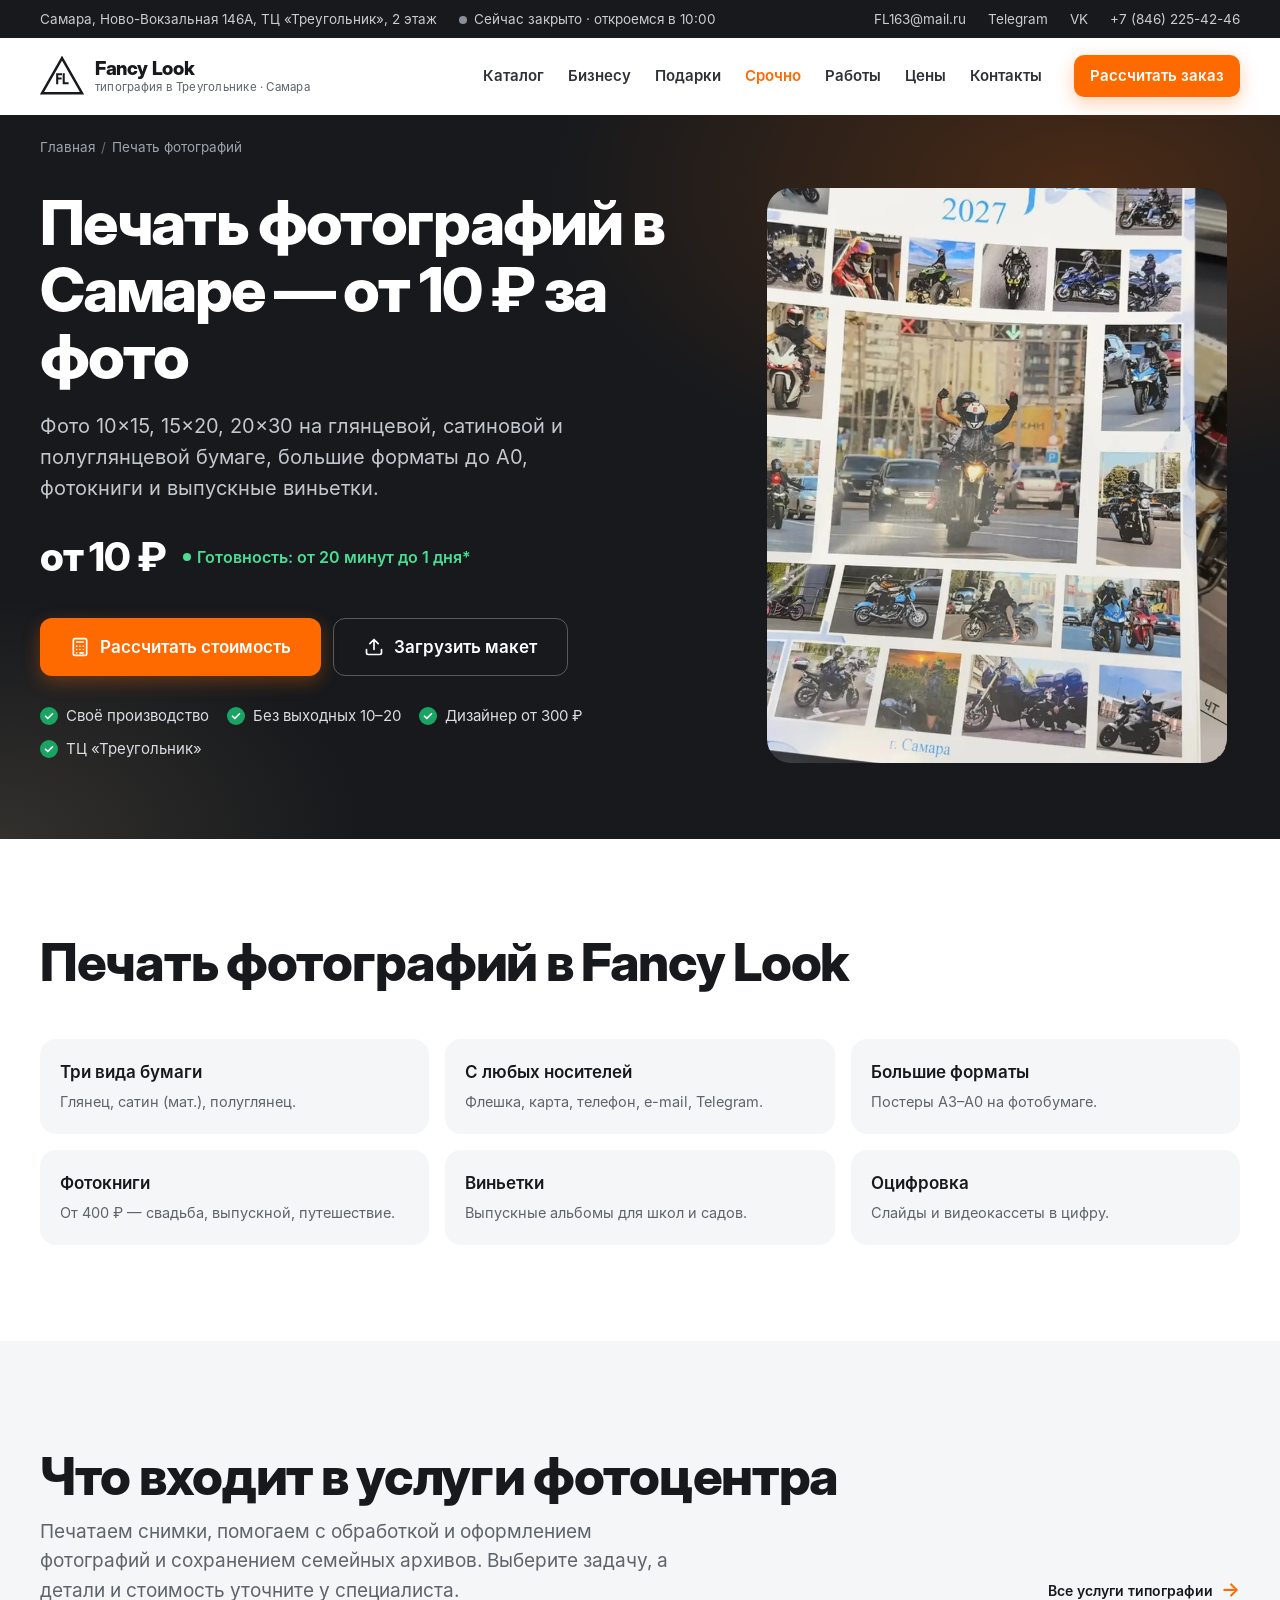
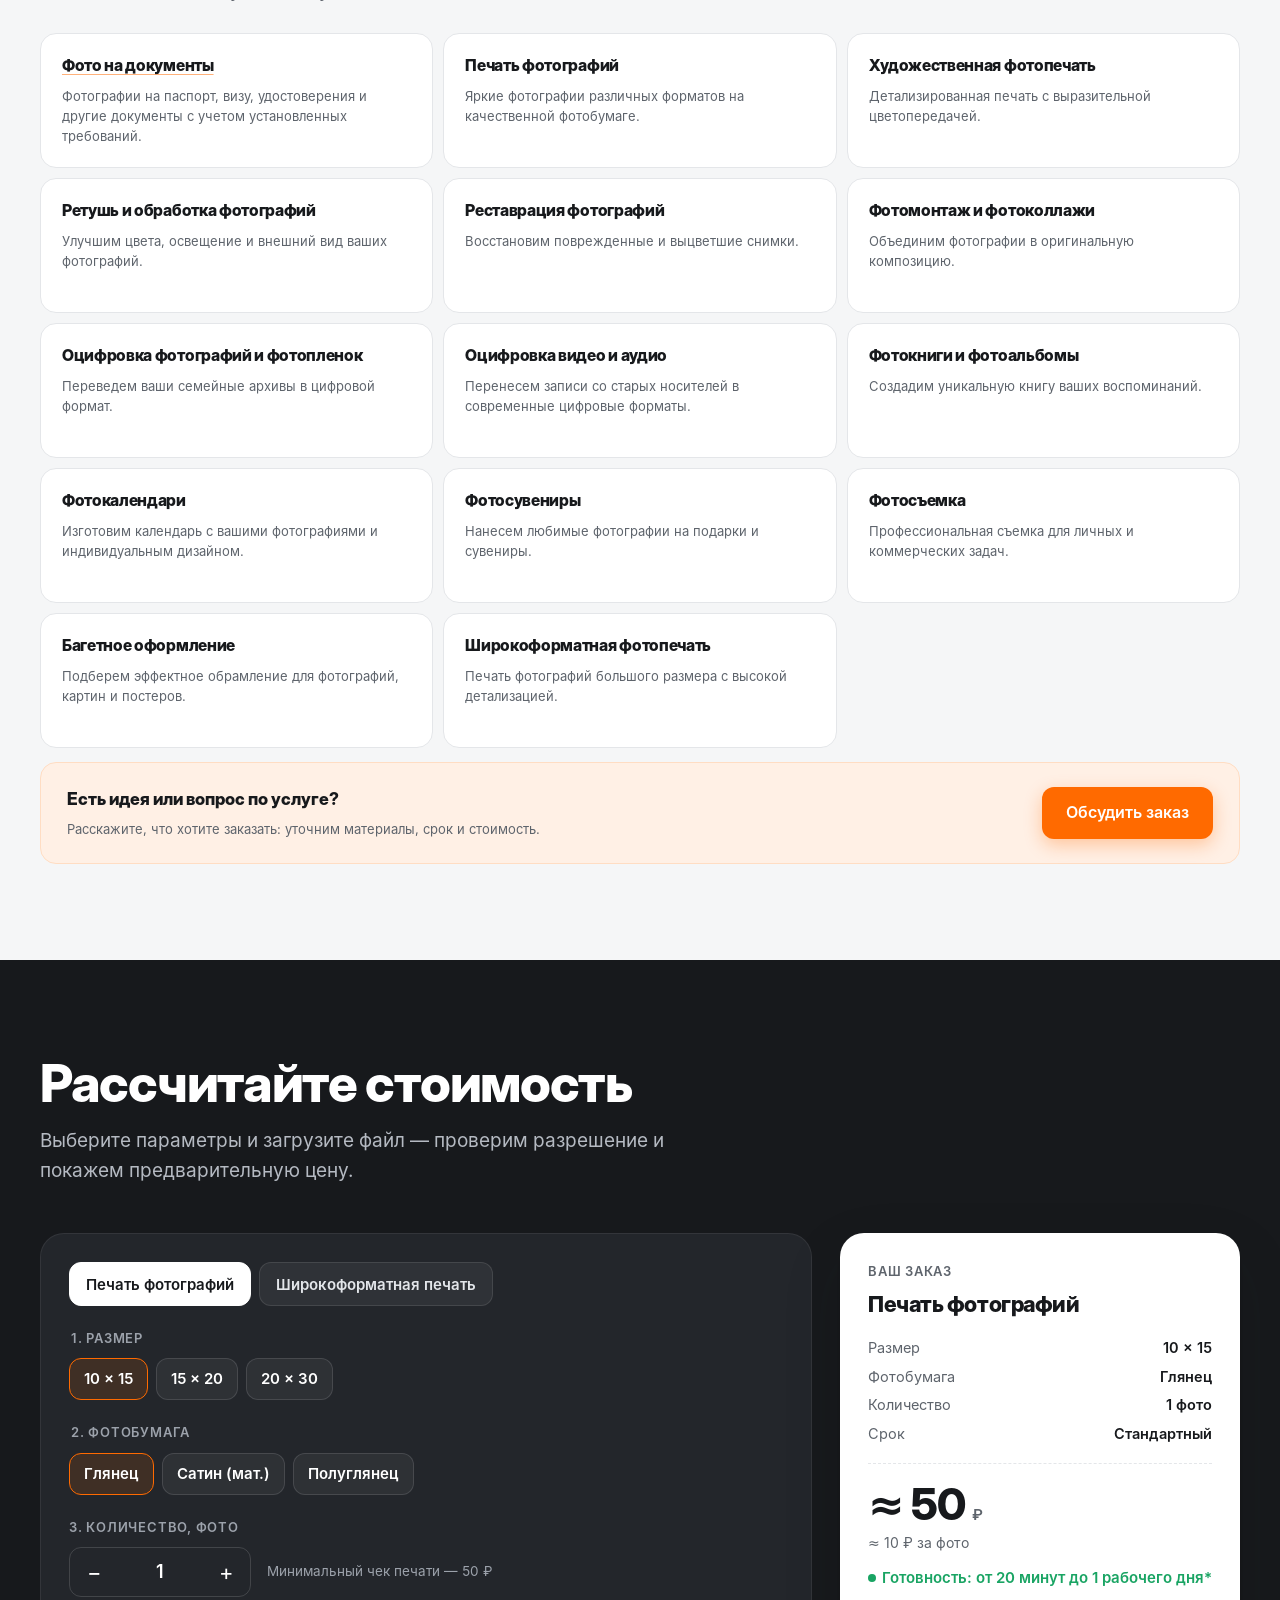
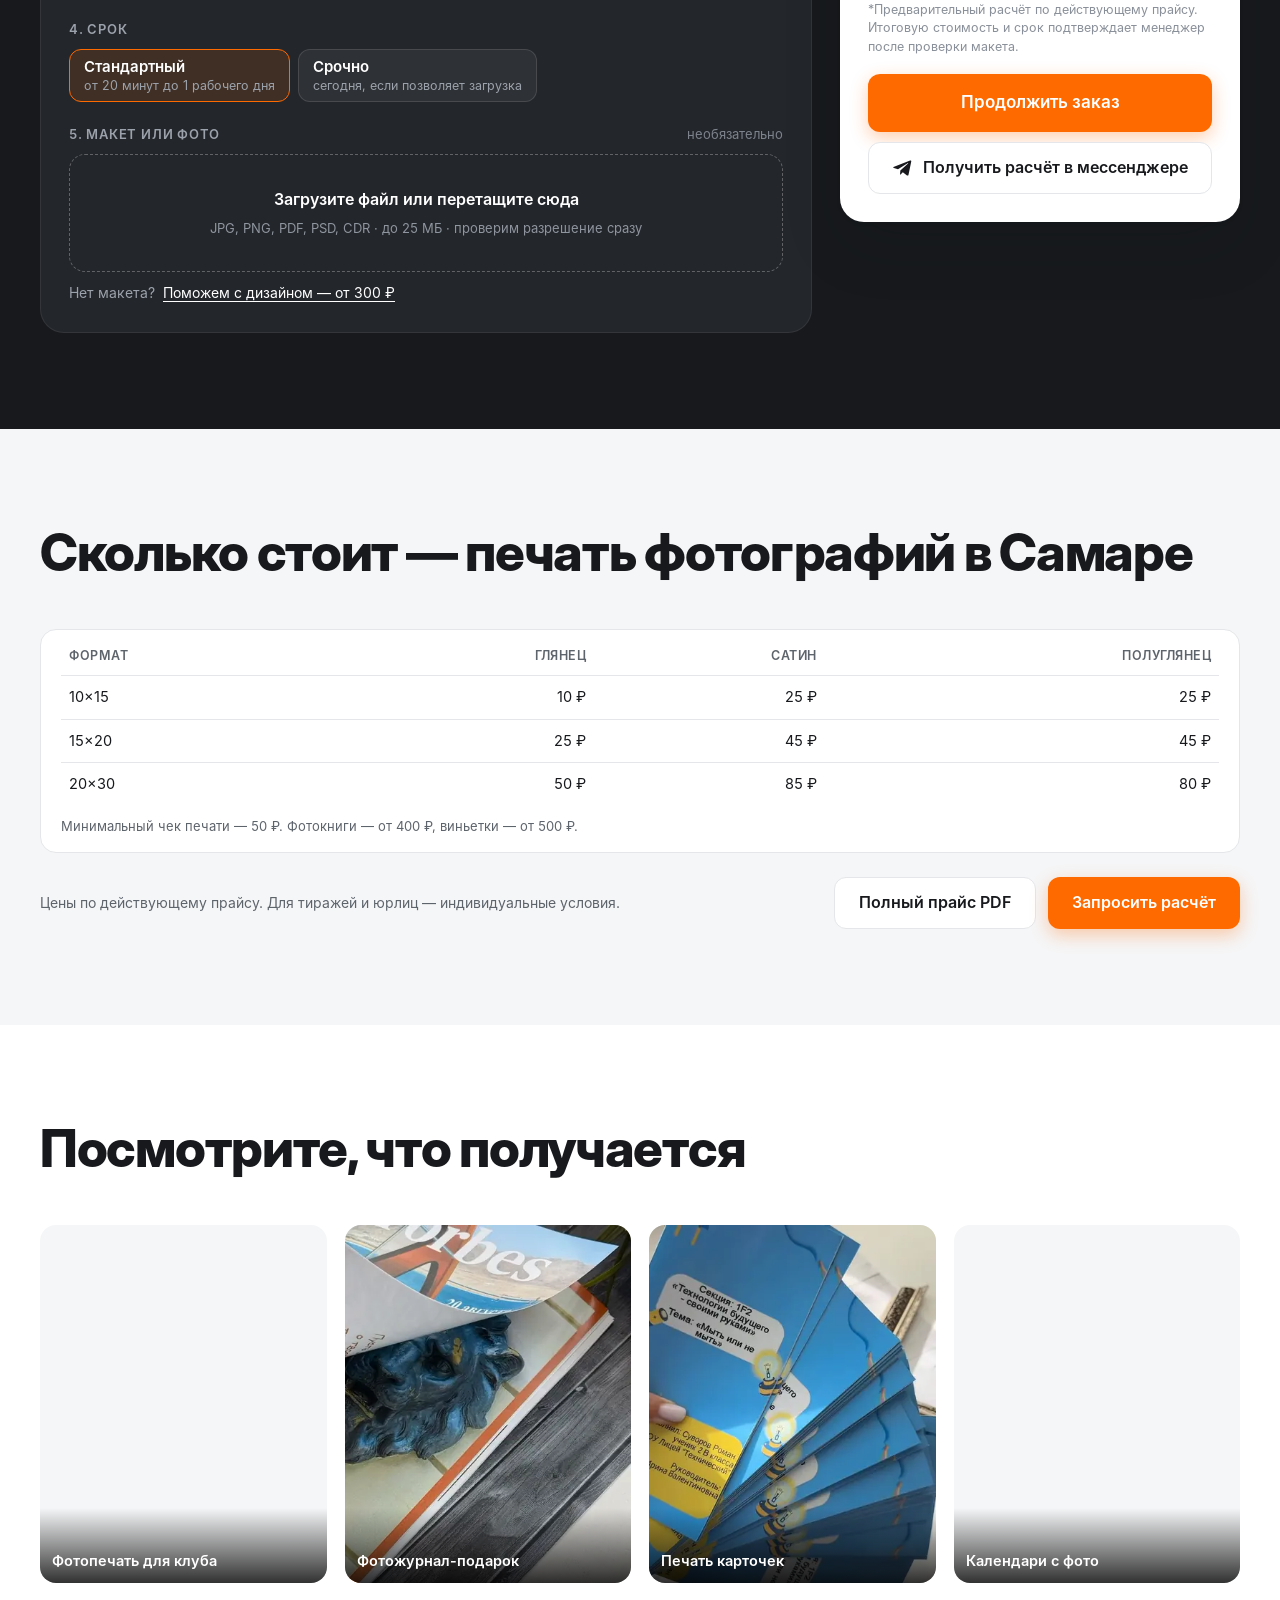
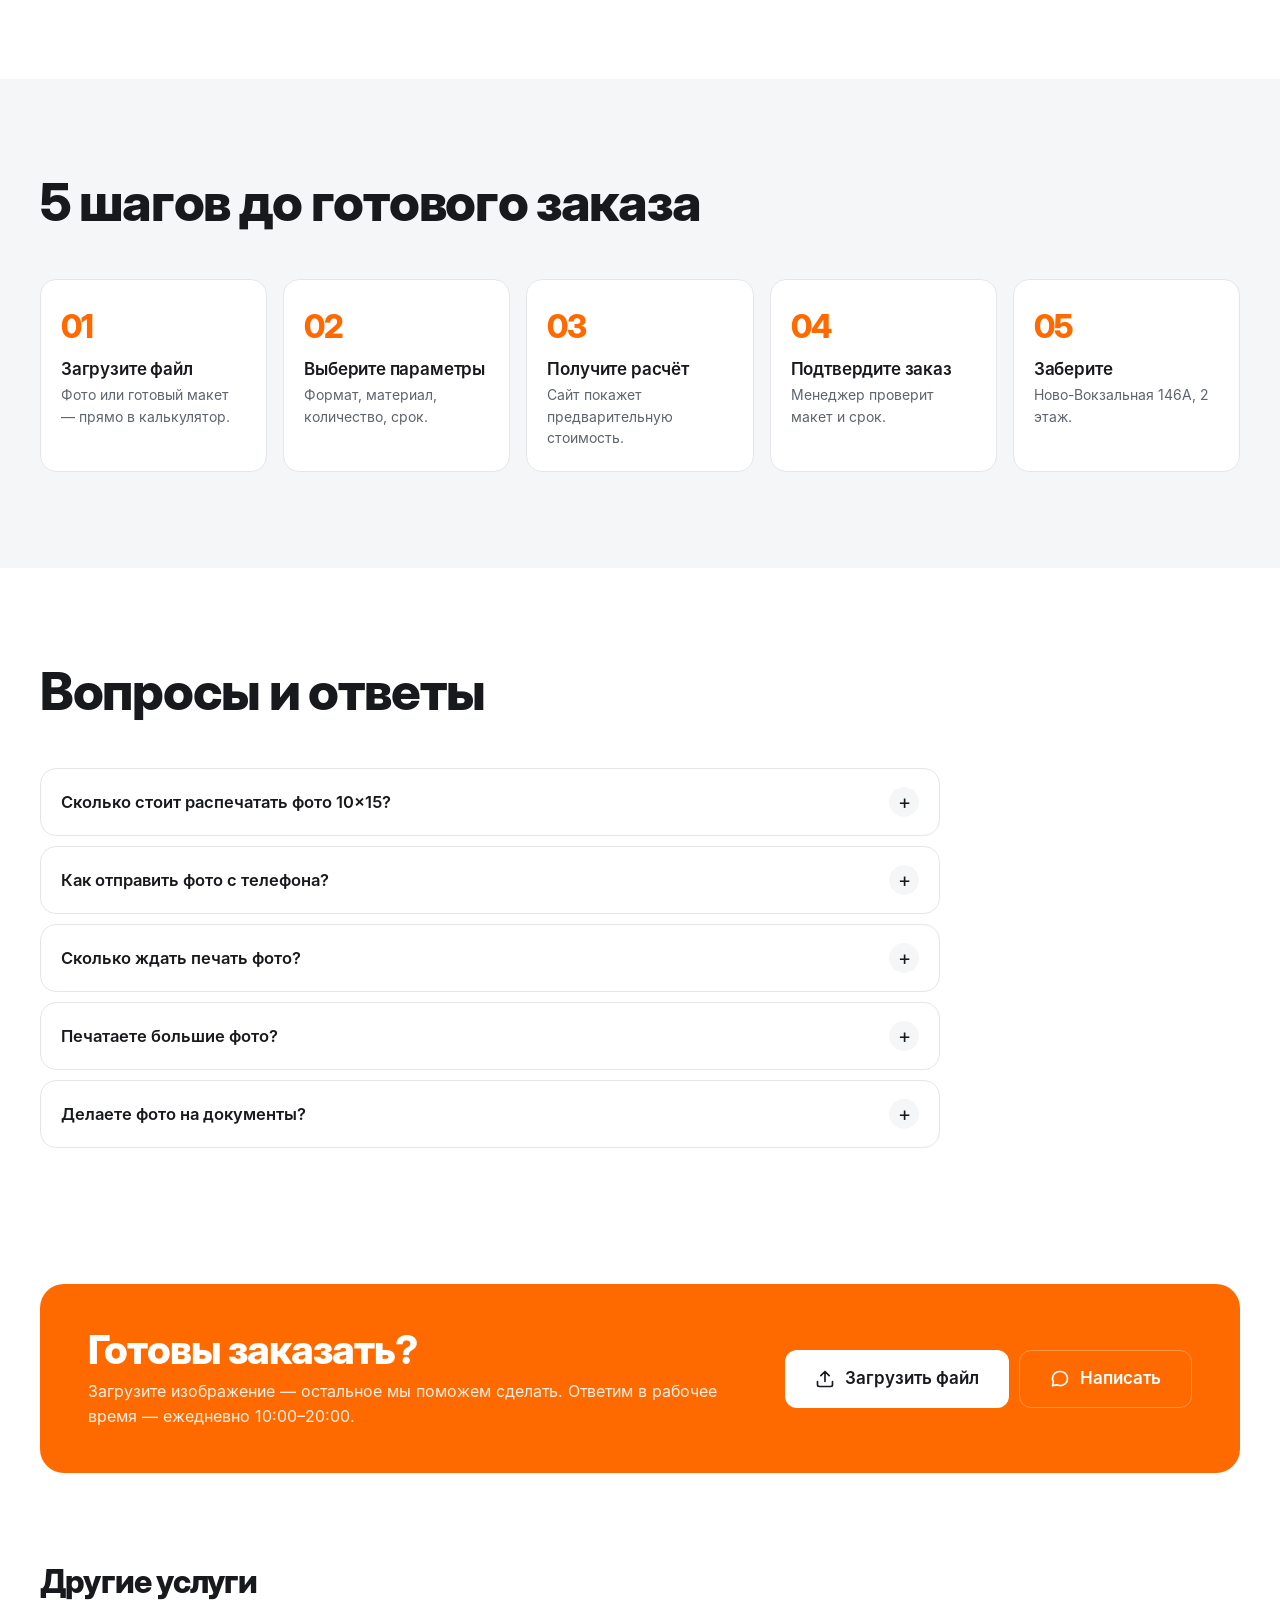
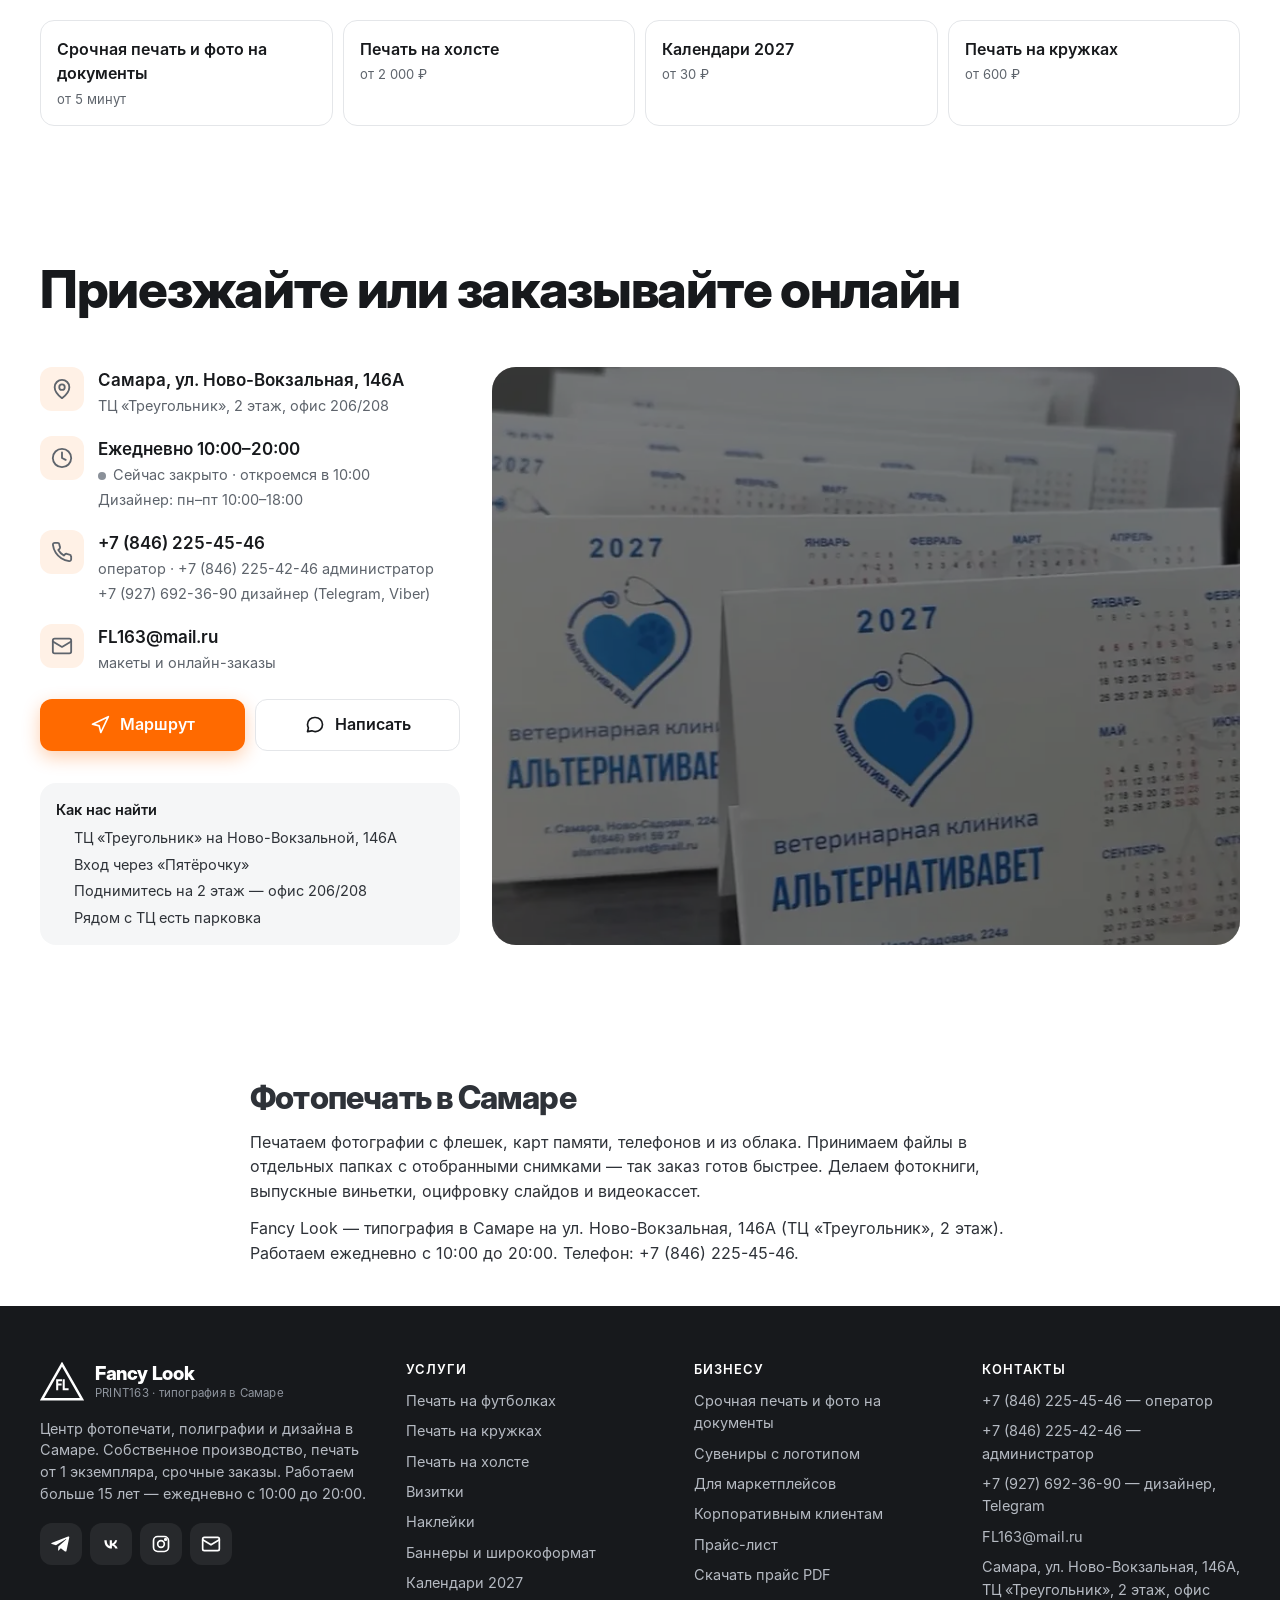
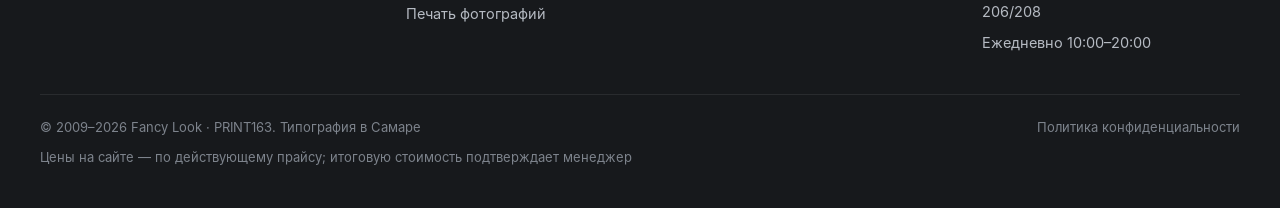
<file: fotopechat-samara/index.html>
<!doctype html>
<html lang="ru" class="no-js">
<head>
<meta charset="utf-8">
<meta name="viewport" content="width=device-width, initial-scale=1, viewport-fit=cover">
<title>Печать фотографий в Самаре — от 10 ₽, за 20 минут | Fancy Look</title>
<meta name="description" content="Печать фото в Самаре: 10×15 — от 10 ₽, 15×20 — от 25 ₽, 20×30 — от 50 ₽. Глянец, сатин, полуглянец. Большие форматы A3–A0, фотокниги, фото на документы за 5 минут.">
<meta name="robots" content="index, follow, max-image-preview:large">
<link rel="canonical" href="https://print163.ru/fotopechat-samara/">
<meta name="theme-color" content="#17191C">
<meta name="format-detection" content="telephone=no">
<meta name="geo.region" content="RU-SAM">
<meta name="geo.placename" content="Самара">
<meta property="og:type" content="website">
<meta property="og:locale" content="ru_RU">
<meta property="og:site_name" content="Fancy Look · PRINT163">
<meta property="og:title" content="Печать фотографий в Самаре — от 10 ₽, за 20 минут | Fancy Look">
<meta property="og:description" content="Печать фото в Самаре: 10×15 — от 10 ₽, 15×20 — от 25 ₽, 20×30 — от 50 ₽. Глянец, сатин, полуглянец. Большие форматы A3–A0, фотокниги, фото на документы за 5 минут.">
<meta property="og:url" content="https://print163.ru/fotopechat-samara/">
<meta property="og:image" content="https://print163.ru/assets/img/og-image.jpg">
<meta property="og:image:width" content="1200">
<meta property="og:image:height" content="630">
<meta name="twitter:card" content="summary_large_image">
<!-- Подтверждение прав: вставьте коды из Яндекс Вебмастера и Google Search Console -->
<!-- <meta name="yandex-verification" content="XXXXXXXX"> -->
<!-- <meta name="google-site-verification" content="XXXXXXXX"> -->
<link rel="icon" href="../favicon.svg" type="image/svg+xml">
<link rel="icon" href="../favicon-32.png" sizes="32x32" type="image/png">
<link rel="apple-touch-icon" href="../apple-touch-icon.png">
<link rel="manifest" href="../manifest.webmanifest">
<link rel="preload" href="../assets/fonts/interdisplay-800.woff" as="font" type="font/woff" crossorigin>
<link rel="preload" href="../assets/fonts/inter-400.woff" as="font" type="font/woff" crossorigin>
<link rel="stylesheet" href="../assets/css/style.css?v=20261109">
<link rel="alternate" type="text/plain" title="LLM summary" href="../llms.txt">
<script type="application/ld+json">{"@context":"https://schema.org","@type":"Service","name":"Печать фотографий в Самаре — от 10 ₽ за фото","serviceType":"Печать фотографий","description":"Печать фото в Самаре: 10×15 — от 10 ₽, 15×20 — от 25 ₽, 20×30 — от 50 ₽. Глянец, сатин, полуглянец. Большие форматы A3–A0, фотокниги, фото на документы за 5 минут.","provider":{"@context":"https://schema.org","@type":"LocalBusiness","@id":"https://print163.ru/#org","additionalType":"https://www.wikidata.org/wiki/Q1251750","name":"Fancy Look — типография и центр фотопечати (PRINT163)","alternateName":["Fancy Look","PRINT163","Типография в Треугольнике","Фэнси Лук"],"description":"Типография и центр фотопечати в Самаре: печать на футболках и кружках, визитки, наклейки, баннеры, холсты, календари, фото на документы, сувениры с логотипом. Собственное производство, от 1 экземпляра, срочные заказы.","url":"https://print163.ru/","logo":"https://print163.ru/assets/img/icon-512.png","image":["https://print163.ru/assets/img/og-image.jpg","https://print163.ru/assets/img/pechat-nakleek-samara-800.jpg","https://print163.ru/assets/img/brendirovanie-futbolok-samara-800.jpg"],"telephone":"+7 (846) 225-45-46","email":"FL163@mail.ru","priceRange":"₽–₽₽","currenciesAccepted":"RUB","paymentAccepted":"Наличные, банковская карта, СБП, безналичный расчёт","address":{"@type":"PostalAddress","streetAddress":"ул. Ново-Вокзальная, 146А, ТЦ «Треугольник», 2 этаж, офис 206/208","addressLocality":"Самара","addressRegion":"Самарская область","addressCountry":"RU"},"hasMap":"https://yandex.ru/maps/?text=Самара%2C%20Ново-Вокзальная%20146А","areaServed":[{"@type":"City","name":"Самара"},{"@type":"AdministrativeArea","name":"Самарская область"}],"openingHoursSpecification":[{"@type":"OpeningHoursSpecification","dayOfWeek":["Monday","Tuesday","Wednesday","Thursday","Friday","Saturday","Sunday"],"opens":"10:00","closes":"20:00"}],"contactPoint":[{"@type":"ContactPoint","telephone":"+7 (846) 225-45-46","contactType":"customer service","areaServed":"RU","availableLanguage":"ru"},{"@type":"ContactPoint","telephone":"+7 (846) 225-42-46","contactType":"sales","areaServed":"RU","availableLanguage":"ru"},{"@type":"ContactPoint","telephone":"+7 (927) 692-36-90","contactType":"technical support","description":"Дизайнер, Telegram/Viber","availableLanguage":"ru"}],"sameAs":["https://vk.com/print163ru","https://t.me/print163","https://www.instagram.com/fl163_print/"],"knowsAbout":["оперативная полиграфия","цифровая печать","печать на футболках","сублимационная печать на кружках","широкоформатная печать","УФ-печать","лазерная гравировка","печать на холсте","фото на документы"]},"areaServed":{"@type":"City","name":"Самара"},"url":"https://print163.ru/fotopechat-samara/","image":"https://print163.ru/assets/img/kalendar-bayker-2027-800.jpg","offers":{"@type":"AggregateOffer","priceCurrency":"RUB","lowPrice":"10","availability":"https://schema.org/InStock","url":"https://print163.ru/fotopechat-samara/"}}</script><script type="application/ld+json">{"@context":"https://schema.org","@type":"BreadcrumbList","itemListElement":[{"@type":"ListItem","position":1,"name":"Главная","item":"https://print163.ru/"},{"@type":"ListItem","position":2,"name":"Печать фотографий","item":"https://print163.ru/fotopechat-samara/"}]}</script><script type="application/ld+json">{"@context":"https://schema.org","@type":"FAQPage","mainEntity":[{"@type":"Question","name":"Сколько стоит распечатать фото 10×15?","acceptedAnswer":{"@type":"Answer","text":"На глянцевой бумаге — 10 ₽, на сатиновой и полуглянцевой — 25 ₽. Минимальный чек — 50 ₽."}},{"@type":"Question","name":"Как отправить фото с телефона?","acceptedAnswer":{"@type":"Answer","text":"Отправьте файлы в Telegram или на почту FL163@mail.ru — с мобильных устройств заказ принимается онлайн."}},{"@type":"Question","name":"Сколько ждать печать фото?","acceptedAnswer":{"@type":"Answer","text":"Небольшие заказы — от 20 минут, часто при вас."}},{"@type":"Question","name":"Печатаете большие фото?","acceptedAnswer":{"@type":"Answer","text":"Да, до формата A0 на фотобумаге и холсте."}},{"@type":"Question","name":"Делаете фото на документы?","acceptedAnswer":{"@type":"Answer","text":"Да, за 5 минут — 300 ₽ за комплект на любой документ."}}]}</script>
<link rel="stylesheet" href="../assets/css/catalog-expand.css"><script type="application/ld+json">{"@context":"https://schema.org","@type":"OfferCatalog","name":"Что входит в услуги фотоцентра","itemListElement":[{"@type":"Offer","itemOffered":{"@type":"Service","name":"Фото на документы","description":"Фотографии на паспорт, визу, удостоверения и другие документы с учетом установленных требований."}},{"@type":"Offer","itemOffered":{"@type":"Service","name":"Печать фотографий","description":"Яркие фотографии различных форматов на качественной фотобумаге."}},{"@type":"Offer","itemOffered":{"@type":"Service","name":"Художественная фотопечать","description":"Детализированная печать с выразительной цветопередачей."}},{"@type":"Offer","itemOffered":{"@type":"Service","name":"Ретушь и обработка фотографий","description":"Улучшим цвета, освещение и внешний вид ваших фотографий."}},{"@type":"Offer","itemOffered":{"@type":"Service","name":"Реставрация фотографий","description":"Восстановим поврежденные и выцветшие снимки."}},{"@type":"Offer","itemOffered":{"@type":"Service","name":"Фотомонтаж и фотоколлажи","description":"Объединим фотографии в оригинальную композицию."}},{"@type":"Offer","itemOffered":{"@type":"Service","name":"Оцифровка фотографий и фотопленок","description":"Переведем ваши семейные архивы в цифровой формат."}},{"@type":"Offer","itemOffered":{"@type":"Service","name":"Оцифровка видео и аудио","description":"Перенесем записи со старых носителей в современные цифровые форматы."}},{"@type":"Offer","itemOffered":{"@type":"Service","name":"Фотокниги и фотоальбомы","description":"Создадим уникальную книгу ваших воспоминаний."}},{"@type":"Offer","itemOffered":{"@type":"Service","name":"Фотокалендари","description":"Изготовим календарь с вашими фотографиями и индивидуальным дизайном."}},{"@type":"Offer","itemOffered":{"@type":"Service","name":"Фотосувениры","description":"Нанесем любимые фотографии на подарки и сувениры."}},{"@type":"Offer","itemOffered":{"@type":"Service","name":"Фотосъемка","description":"Профессиональная съемка для личных и коммерческих задач."}},{"@type":"Offer","itemOffered":{"@type":"Service","name":"Багетное оформление","description":"Подберем эффектное обрамление для фотографий, картин и постеров."}},{"@type":"Offer","itemOffered":{"@type":"Service","name":"Широкоформатная фотопечать","description":"Печать фотографий большого размера с высокой детализацией."}}]}</script></head>
<body data-root="../" data-product="photo">
<a class="skip" href="#main">К содержимому</a>
<div class="topbar"><div class="container">
  <div class="topbar__l"><span>Самара, Ново-Вокзальная 146А, ТЦ «Треугольник», 2 этаж</span><span data-open-status>Ежедневно 10:00–20:00</span></div>
  <div class="topbar__r"><a href="mailto:FL163@mail.ru">FL163@mail.ru</a><a href="https://t.me/+79276923690" target="_blank" rel="noopener">Telegram</a><a href="https://vk.com/print163ru" target="_blank" rel="noopener">VK</a><a href="tel:+78462254246">+7 (846) 225-42-46</a></div>
</div></div>
<header class="header">
  <div class="container">
    <a class="logo" href="../" aria-label="Fancy Look — типография в Самаре, на главную">
      <span class="logo__mark"><svg viewBox="0 0 64 58" aria-hidden="true"><path d="M32 3 61 54H3Z" fill="none" stroke="currentColor" stroke-width="3.6"/><path fill="currentColor" d="M23.5 25h8.5v2.8h-5.5v3.4h4.9v2.8h-4.9V41h-3zM33 25h3v13.2h5.6V41H33z"/></svg></span>
      <span class="logo__txt"><span class="logo__name">Fancy Look</span><span class="logo__desc">типография в Треугольнике · Самара</span></span>
    </a>
    <nav class="nav" aria-label="Основное меню"><ul><li><a href="../#catalog">Каталог</a></li><li><a href="../#business">Бизнесу</a></li><li><a href="../#gifts">Подарки</a></li><li><a href="../srochnaya-pechat-samara/" class="is-hot">Срочно</a></li><li><a href="../#works">Работы</a></li><li><a href="../#price">Цены</a></li><li><a href="../#contacts">Контакты</a></li></ul></nav>
    <a class="header__phone" href="tel:+78462254546">+7 (846) 225-45-46<small>ежедневно 10:00–20:00</small></a>
    <a class="btn btn--primary btn--sm header__cta" href="../#calc" data-calc-open="">Рассчитать заказ</a>
    <a class="header__call" href="tel:+78462254546" aria-label="Позвонить +7 (846) 225-45-46"><svg viewBox="0 0 24 24" fill="none" stroke="currentColor" stroke-width="2" stroke-linecap="round" stroke-linejoin="round" aria-hidden="true"><path d="M22 16.9v3a2 2 0 0 1-2.2 2 19.8 19.8 0 0 1-8.6-3.1 19.5 19.5 0 0 1-6-6A19.8 19.8 0 0 1 2.1 4.2 2 2 0 0 1 4.1 2h3a2 2 0 0 1 2 1.7c.1.9.4 1.8.7 2.7a2 2 0 0 1-.5 2.1L8 9.8a16 16 0 0 0 6 6l1.3-1.3a2 2 0 0 1 2.1-.4c.9.3 1.8.6 2.7.7a2 2 0 0 1 1.7 2z"/></svg></a>
    <button class="burger" type="button" aria-label="Меню" aria-expanded="false" aria-controls="mnav"><span></span></button>
  </div>
</header>
<div class="mnav" id="mnav">
  <div class="mnav__group">Разделы</div><a href="../#catalog">Каталог</a><a href="../#business">Бизнесу</a><a href="../#gifts">Подарки</a><a href="../srochnaya-pechat-samara/">Срочно</a><a href="../#works">Работы</a><a href="../#price">Цены</a><a href="../#contacts">Контакты</a>
  <div class="mnav__group">Популярные услуги</div><a href="../pechat-na-futbolkah-samara/">Печать на футболках</a><a href="../pechat-na-kruzhkah-samara/">Печать на кружках</a><a href="../pechat-na-holste-samara/">Печать на холсте</a><a href="../pechat-vizitok-samara/">Визитки</a><a href="../pechat-nakleek-samara/">Наклейки</a><a href="../pechat-bannerov-samara/">Баннеры и широкоформат</a><a href="../kalendari-samara/">Календари 2027</a><a href="../fotopechat-samara/">Печать фотографий</a><a href="../srochnaya-pechat-samara/">Срочная печать и фото на документы</a><a href="../korporativnye-podarki-samara/">Сувениры с логотипом</a><a href="../pechat-dlya-marketpleysov-samara/">Для маркетплейсов</a>
  <div class="mnav__contacts">
    <a class="btn btn--primary" href="tel:+78462254546"><svg viewBox="0 0 24 24" fill="none" stroke="currentColor" stroke-width="2" stroke-linecap="round" stroke-linejoin="round" aria-hidden="true"><path d="M22 16.9v3a2 2 0 0 1-2.2 2 19.8 19.8 0 0 1-8.6-3.1 19.5 19.5 0 0 1-6-6A19.8 19.8 0 0 1 2.1 4.2 2 2 0 0 1 4.1 2h3a2 2 0 0 1 2 1.7c.1.9.4 1.8.7 2.7a2 2 0 0 1-.5 2.1L8 9.8a16 16 0 0 0 6 6l1.3-1.3a2 2 0 0 1 2.1-.4c.9.3 1.8.6 2.7.7a2 2 0 0 1 1.7 2z"/></svg> +7 (846) 225-45-46</a>
    <button class="btn btn--ghost" type="button" data-msgr><svg viewBox="0 0 24 24" fill="none" stroke="currentColor" stroke-width="2" stroke-linecap="round" stroke-linejoin="round" aria-hidden="true"><path d="M21 11.5a8.4 8.4 0 0 1-9 8.4 8.6 8.6 0 0 1-3.8-.9L3 20l1.1-4.6A8.4 8.4 0 0 1 3 11.5 8.5 8.5 0 0 1 12 3a8.5 8.5 0 0 1 9 8.5z"/></svg> Написать в мессенджер</button>
  </div>
</div>
<main id="main">
<section class="hero">
  <div class="container">
    <nav class="crumbs" aria-label="Хлебные крошки"><a href="../">Главная</a><span>/</span>Печать фотографий</nav>
    <div class="lhero">
      <div>
        <h1>Печать фотографий в Самаре — от 10 ₽ за фото</h1>
        <p class="hero__lead">Фото 10×15, 15×20, 20×30 на глянцевой, сатиновой и полуглянцевой бумаге, большие форматы до A0, фотокниги и выпускные виньетки.</p>
        <div class="lhero__price"><b>от 10 ₽</b><span class="ready">Готовность: от 20 минут до 1 дня*</span></div>
        <div class="hero__cta">
          <a class="btn btn--primary btn--lg" href="#calc" data-calc-open="photo"><svg viewBox="0 0 24 24" fill="none" stroke="currentColor" stroke-width="2" stroke-linecap="round" stroke-linejoin="round" aria-hidden="true"><rect x="4" y="2" width="16" height="20" rx="2"/><path d="M8 6h8M8 11h.01M12 11h.01M16 11h.01M8 15h.01M12 15h.01M16 15h.01M8 19h.01M12 19h4"/></svg> Рассчитать стоимость</a>
          <a class="btn btn--ghost-light btn--lg" href="#calc" data-upload><svg viewBox="0 0 24 24" fill="none" stroke="currentColor" stroke-width="2" stroke-linecap="round" stroke-linejoin="round" aria-hidden="true"><path d="M21 15v4a2 2 0 0 1-2 2H5a2 2 0 0 1-2-2v-4M17 8l-5-5-5 5M12 3v12"/></svg> Загрузить макет</a>
        </div>
        <ul class="hero__checks"><li>Своё производство</li><li>Без выходных 10–20</li><li>Дизайнер от 300 ₽</li><li>ТЦ «Треугольник»</li></ul>
      </div>
      <div class="lhero__img"><picture><source type="image/webp" srcset="../assets/img/kalendar-bayker-2027-400.webp 400w, ../assets/img/kalendar-bayker-2027-800.webp 800w" sizes="(min-width:1024px) 460px, 100vw"><img src="../assets/img/kalendar-bayker-2027-800.jpg" width="800" height="1000" alt="Печать фотографий — Fancy Look Самара" fetchpriority="high" decoding="async"></picture></div>
    </div>
  </div>
</section>

<section class="section">
  <div class="container">
    <div class="sec-head rv"><h2 class="h-sec">Печать фотографий в Fancy Look</h2></div>
    <ul class="feat"><li class="rv"><b>Три вида бумаги</b><span>Глянец, сатин (мат.), полуглянец.</span></li><li class="rv"><b>С любых носителей</b><span>Флешка, карта, телефон, e-mail, Telegram.</span></li><li class="rv"><b>Большие форматы</b><span>Постеры A3–A0 на фотобумаге.</span></li><li class="rv"><b>Фотокниги</b><span>От 400 ₽ — свадьба, выпускной, путешествие.</span></li><li class="rv"><b>Виньетки</b><span>Выпускные альбомы для школ и садов.</span></li><li class="rv"><b>Оцифровка</b><span>Слайды и видеокассеты в цифру.</span></li></ul>
  </div>
</section>

<section class="topic-services section section--gray" id="services-detail"><div class="container"><div class="topic-header"><div><h2 class="h-sec">Что входит в услуги фотоцентра</h2><p class="sub">Печатаем снимки, помогаем с обработкой и оформлением фотографий и сохранением семейных архивов. Выберите задачу, а детали и стоимость уточните у специалиста.</p></div><a class="topic-all" href="../uslugi/">Все услуги типографии <span aria-hidden="true">→</span></a></div><div class="topic-grid"><article class="topic-card"><h3><a href="../srochnaya-pechat-samara/">Фото на документы</a></h3><p>Фотографии на паспорт, визу, удостоверения и другие документы с учетом установленных требований.</p></article><article class="topic-card"><h3>Печать фотографий</h3><p>Яркие фотографии различных форматов на качественной фотобумаге.</p></article><article class="topic-card"><h3>Художественная фотопечать</h3><p>Детализированная печать с выразительной цветопередачей.</p></article><article class="topic-card"><h3>Ретушь и обработка фотографий</h3><p>Улучшим цвета, освещение и внешний вид ваших фотографий.</p></article><article class="topic-card"><h3>Реставрация фотографий</h3><p>Восстановим поврежденные и выцветшие снимки.</p></article><article class="topic-card"><h3>Фотомонтаж и фотоколлажи</h3><p>Объединим фотографии в оригинальную композицию.</p></article><article class="topic-card"><h3>Оцифровка фотографий и фотопленок</h3><p>Переведем ваши семейные архивы в цифровой формат.</p></article><article class="topic-card"><h3>Оцифровка видео и аудио</h3><p>Перенесем записи со старых носителей в современные цифровые форматы.</p></article><article class="topic-card"><h3>Фотокниги и фотоальбомы</h3><p>Создадим уникальную книгу ваших воспоминаний.</p></article><article class="topic-card"><h3>Фотокалендари</h3><p>Изготовим календарь с вашими фотографиями и индивидуальным дизайном.</p></article><article class="topic-card"><h3>Фотосувениры</h3><p>Нанесем любимые фотографии на подарки и сувениры.</p></article><article class="topic-card"><h3>Фотосъемка</h3><p>Профессиональная съемка для личных и коммерческих задач.</p></article><article class="topic-card"><h3>Багетное оформление</h3><p>Подберем эффектное обрамление для фотографий, картин и постеров.</p></article><article class="topic-card"><h3>Широкоформатная фотопечать</h3><p>Печать фотографий большого размера с высокой детализацией.</p></article></div><div class="topic-cta"><div><strong>Есть идея или вопрос по услуге?</strong><p>Расскажите, что хотите заказать: уточним материалы, срок и стоимость.</p></div><a class="btn btn--primary" href="https://t.me/print163" target="_blank" rel="noopener">Обсудить заказ</a></div></div></section>
<section class="section section--dark" id="calc">
  <div class="container">
    <div class="sec-head rv"><h2 class="h-sec">Рассчитайте стоимость</h2><p class="sub">Выберите параметры и загрузите файл — проверим разрешение и покажем предварительную цену.</p></div>
    <div class="calc" data-calc data-products="photo,poster" data-default="photo">
  <div class="calc__main">
    <div class="calc__tabs" role="tablist" aria-label="Что печатаем"></div>
    <div class="calc__body"></div>
  </div>
  <aside class="calc__aside" aria-live="polite">
    <div class="summary">
      <div class="preview"></div>
      <div class="summary__title">Ваш заказ</div>
      <div class="summary__name"></div>
      <dl></dl>
      <div class="summary__total">
        <div class="summary__price"></div>
        <div class="summary__unit"></div>
        <div class="ready"></div>
      </div>
      <p class="summary__note">*Предварительный расчёт по действующему прайсу. Итоговую стоимость и срок подтверждает менеджер после проверки макета.</p>
      <div class="summary__btns">
        <button type="button" class="btn btn--primary btn--lg" data-calc-order>Продолжить заказ</button>
        <button type="button" class="btn btn--ghost" data-calc-msgr><svg viewBox="0 0 24 24" fill="currentColor" aria-hidden="true"><path d="M21.9 4.3 18.6 20c-.2 1.1-.9 1.4-1.8.9l-5-3.7-2.4 2.3c-.3.3-.5.5-1 .5l.4-5.1 9.3-8.4c.4-.4-.1-.6-.6-.2L6 13.5l-4.9-1.5c-1.1-.3-1.1-1.1.2-1.6L20.5 3c.9-.3 1.7.2 1.4 1.3z"/></svg> Получить расчёт в мессенджере</button>
      </div>
    </div>
  </aside>
</div>
  </div>
</section>

<section class="section section--gray" id="price">
  <div class="container">
    <div class="sec-head rv"><h2 class="h-sec">Сколько стоит — печать фотографий в Самаре</h2></div>
    <div class="acc rv" style="padding:6px 20px 16px"><div class="acc__body" style="padding:0"><table class="pt"><thead><tr><th>Формат</th><th>Глянец</th><th>Сатин</th><th>Полуглянец</th></tr></thead><tbody><tr><td>10×15</td><td>10 ₽</td><td>25 ₽</td><td>25 ₽</td></tr><tr><td>15×20</td><td>25 ₽</td><td>45 ₽</td><td>45 ₽</td></tr><tr><td>20×30</td><td>50 ₽</td><td>85 ₽</td><td>80 ₽</td></tr></tbody></table><p class="pt-note">Минимальный чек печати — 50 ₽. Фотокниги — от 400 ₽, виньетки — от 500 ₽.</p></div></div>
    <div class="price-cta"><p>Цены по действующему прайсу. Для тиражей и юрлиц — индивидуальные условия.</p><a class="btn btn--ghost" href="../assets/price/pamyatka_klienta.pdf" target="_blank" rel="noopener">Полный прайс PDF</a><button type="button" class="btn btn--primary" data-order="Печать фотографий">Запросить расчёт</button></div>
  </div>
</section>

<section class="section" id="works">
  <div class="container">
    <div class="sec-head rv"><h2 class="h-sec">Посмотрите, что получается</h2></div>
    <div class="works"><figure class="work rv" tabindex="0"><picture><source type="image/webp" srcset="../assets/img/kalendar-bayker-2027-400.webp 400w, ../assets/img/kalendar-bayker-2027-800.webp 800w" sizes="(min-width:1100px) 300px, (min-width:768px) 33vw, 50vw"><img src="../assets/img/kalendar-bayker-2027-800.jpg" width="800" height="1000" alt="Фотопечать для клуба" loading="lazy" decoding="async"></picture><figcaption>Фотопечать для клуба</figcaption></figure><figure class="work rv" tabindex="0"><picture><source type="image/webp" srcset="../assets/img/pechat-zhurnala-na-zakaz-400.webp 400w, ../assets/img/pechat-zhurnala-na-zakaz-800.webp 800w" sizes="(min-width:1100px) 300px, (min-width:768px) 33vw, 50vw"><img src="../assets/img/pechat-zhurnala-na-zakaz-800.jpg" width="800" height="1000" alt="Фотожурнал-подарок" loading="lazy" decoding="async"></picture><figcaption>Фотожурнал-подарок</figcaption></figure><figure class="work rv" tabindex="0"><picture><source type="image/webp" srcset="../assets/img/kartochki-dlya-konferencii-400.webp 400w, ../assets/img/kartochki-dlya-konferencii-800.webp 800w" sizes="(min-width:1100px) 300px, (min-width:768px) 33vw, 50vw"><img src="../assets/img/kartochki-dlya-konferencii-800.jpg" width="800" height="1000" alt="Печать карточек" loading="lazy" decoding="async"></picture><figcaption>Печать карточек</figcaption></figure><figure class="work rv" tabindex="0"><picture><source type="image/webp" srcset="../assets/img/kalendari-2027-samara-400.webp 400w, ../assets/img/kalendari-2027-samara-800.webp 800w" sizes="(min-width:1100px) 300px, (min-width:768px) 33vw, 50vw"><img src="../assets/img/kalendari-2027-samara-800.jpg" width="800" height="1000" alt="Календари с фото" loading="lazy" decoding="async"></picture><figcaption>Календари с фото</figcaption></figure></div>
  </div>
</section>

<section class="section section--gray">
  <div class="container">
    <div class="sec-head rv"><h2 class="h-sec">5 шагов до готового заказа</h2></div>
    <ol class="steps">
      <li class="step rv"><h3>Загрузите файл</h3><p>Фото или готовый макет — прямо в калькулятор.</p></li>
      <li class="step rv"><h3>Выберите параметры</h3><p>Формат, материал, количество, срок.</p></li>
      <li class="step rv"><h3>Получите расчёт</h3><p>Сайт покажет предварительную стоимость.</p></li>
      <li class="step rv"><h3>Подтвердите заказ</h3><p>Менеджер проверит макет и срок.</p></li>
      <li class="step rv"><h3>Заберите</h3><p>Ново-Вокзальная 146А, 2 этаж.</p></li>
    </ol>
  </div>
</section>

<section class="section" id="faq">
  <div class="container">
    <div class="sec-head rv"><h2 class="h-sec">Вопросы и ответы</h2></div>
    <div class="faq"><details class="acc"><summary>Сколько стоит распечатать фото 10×15?</summary><div class="acc__body"><p>На глянцевой бумаге — 10 ₽, на сатиновой и полуглянцевой — 25 ₽. Минимальный чек — 50 ₽.</p></div></details><details class="acc"><summary>Как отправить фото с телефона?</summary><div class="acc__body"><p>Отправьте файлы в Telegram или на почту FL163@mail.ru — с мобильных устройств заказ принимается онлайн.</p></div></details><details class="acc"><summary>Сколько ждать печать фото?</summary><div class="acc__body"><p>Небольшие заказы — от 20 минут, часто при вас.</p></div></details><details class="acc"><summary>Печатаете большие фото?</summary><div class="acc__body"><p>Да, до формата A0 на фотобумаге и холсте.</p></div></details><details class="acc"><summary>Делаете фото на документы?</summary><div class="acc__body"><p>Да, за 5 минут — 300 ₽ за комплект на любой документ.</p></div></details></div>
  </div>
</section>

<section class="section section--tight">
  <div class="container">
    <div class="final rv">
      <div><h2>Готовы заказать?</h2><p>Загрузите изображение — остальное мы поможем сделать. Ответим в рабочее время — ежедневно 10:00–20:00.</p></div>
      <div class="final__btns"><a class="btn btn--white btn--lg" href="#calc" data-upload><svg viewBox="0 0 24 24" fill="none" stroke="currentColor" stroke-width="2" stroke-linecap="round" stroke-linejoin="round" aria-hidden="true"><path d="M21 15v4a2 2 0 0 1-2 2H5a2 2 0 0 1-2-2v-4M17 8l-5-5-5 5M12 3v12"/></svg> Загрузить файл</a><button type="button" class="btn btn--ghost-light btn--lg" data-msgr><svg viewBox="0 0 24 24" fill="none" stroke="currentColor" stroke-width="2" stroke-linecap="round" stroke-linejoin="round" aria-hidden="true"><path d="M21 11.5a8.4 8.4 0 0 1-9 8.4 8.6 8.6 0 0 1-3.8-.9L3 20l1.1-4.6A8.4 8.4 0 0 1 3 11.5 8.5 8.5 0 0 1 12 3a8.5 8.5 0 0 1 9 8.5z"/></svg> Написать</button></div>
    </div>
  </div>
</section>

<section class="section section--tight">
  <div class="container">
    <h2 class="h-sec" style="font-size:clamp(24px,3vw,32px);margin-bottom:20px">Другие услуги</h2>
    <div class="related"><a href="../srochnaya-pechat-samara/">Срочная печать и фото на документы<small>от 5 минут</small></a><a href="../pechat-na-holste-samara/">Печать на холсте<small>от 2 000 ₽</small></a><a href="../kalendari-samara/">Календари 2027<small>от 30 ₽</small></a><a href="../pechat-na-kruzhkah-samara/">Печать на кружках<small>от 600 ₽</small></a></div>
  </div>
</section>

<section class="section" id="contacts">
  <div class="container">
    <div class="sec-head rv"><h2 class="h-sec">Приезжайте или заказывайте онлайн</h2></div>
    <div class="contacts">
      <div class="cinfo rv">
        <div class="cinfo__item"><span class="cinfo__ic"><svg viewBox="0 0 24 24" fill="none" stroke="currentColor" stroke-width="2" stroke-linecap="round" stroke-linejoin="round" aria-hidden="true"><path d="M20 10c0 6-8 12-8 12s-8-6-8-12a8 8 0 0 1 16 0z"/><circle cx="12" cy="10" r="3"/></svg></span><div><b>Самара, ул. Ново-Вокзальная, 146А</b><span>ТЦ «Треугольник», 2 этаж, офис 206/208</span></div></div>
        <div class="cinfo__item"><span class="cinfo__ic"><svg viewBox="0 0 24 24" fill="none" stroke="currentColor" stroke-width="2" stroke-linecap="round" stroke-linejoin="round" aria-hidden="true"><circle cx="12" cy="12" r="10"/><path d="M12 6v6l4 2"/></svg></span><div><b>Ежедневно 10:00–20:00</b><span data-open-status>без выходных</span><br><span>Дизайнер: пн–пт 10:00–18:00</span></div></div>
        <div class="cinfo__item"><span class="cinfo__ic"><svg viewBox="0 0 24 24" fill="none" stroke="currentColor" stroke-width="2" stroke-linecap="round" stroke-linejoin="round" aria-hidden="true"><path d="M22 16.9v3a2 2 0 0 1-2.2 2 19.8 19.8 0 0 1-8.6-3.1 19.5 19.5 0 0 1-6-6A19.8 19.8 0 0 1 2.1 4.2 2 2 0 0 1 4.1 2h3a2 2 0 0 1 2 1.7c.1.9.4 1.8.7 2.7a2 2 0 0 1-.5 2.1L8 9.8a16 16 0 0 0 6 6l1.3-1.3a2 2 0 0 1 2.1-.4c.9.3 1.8.6 2.7.7a2 2 0 0 1 1.7 2z"/></svg></span><div><b><a href="tel:+78462254546">+7 (846) 225-45-46</a></b><span>оператор · </span><a class="s" href="tel:+78462254246">+7 (846) 225-42-46</a><span> администратор</span><br><a class="s" href="tel:+79276923690">+7 (927) 692-36-90</a><span> дизайнер (Telegram, Viber)</span></div></div>
        <div class="cinfo__item"><span class="cinfo__ic"><svg viewBox="0 0 24 24" fill="none" stroke="currentColor" stroke-width="2" stroke-linecap="round" stroke-linejoin="round" aria-hidden="true"><rect x="2" y="4" width="20" height="16" rx="2"/><path d="m22 7-10 6L2 7"/></svg></span><div><b><a href="mailto:FL163@mail.ru">FL163@mail.ru</a></b><span>макеты и онлайн-заказы</span></div></div>
        <div class="cinfo__btns"><a class="btn btn--primary" href="https://yandex.ru/maps/?text=Самара%2C%20Ново-Вокзальная%20146А" target="_blank" rel="noopener"><svg viewBox="0 0 24 24" fill="none" stroke="currentColor" stroke-width="2" stroke-linecap="round" stroke-linejoin="round" aria-hidden="true"><path d="m3 11 19-9-9 19-2-8z"/></svg> Маршрут</a><button class="btn btn--ghost" type="button" data-msgr><svg viewBox="0 0 24 24" fill="none" stroke="currentColor" stroke-width="2" stroke-linecap="round" stroke-linejoin="round" aria-hidden="true"><path d="M21 11.5a8.4 8.4 0 0 1-9 8.4 8.6 8.6 0 0 1-3.8-.9L3 20l1.1-4.6A8.4 8.4 0 0 1 3 11.5 8.5 8.5 0 0 1 12 3a8.5 8.5 0 0 1 9 8.5z"/></svg> Написать</button></div>
        <div class="how"><b>Как нас найти</b><ol><li>ТЦ «Треугольник» на Ново-Вокзальной, 146А</li><li>Вход через «Пятёрочку»</li><li>Поднимитесь на 2 этаж — офис 206/208</li><li>Рядом с ТЦ есть парковка</li></ol></div>
      </div>
      <div class="map rv" data-map role="region" aria-label="Карта проезда"><div class="map__load"><b style="font-size:20px">Fancy Look на карте</b><span>Ново-Вокзальная, 146А, ТЦ «Треугольник»</span><span class="btn btn--white btn--sm">Показать карту</span></div></div>
    </div>
  </div>
</section>

<section class="section section--tight">
  <div class="container seo-text"><h2>Фотопечать в Самаре</h2><p>Печатаем фотографии с флешек, карт памяти, телефонов и из облака. Принимаем файлы в отдельных папках с отобранными снимками — так заказ готов быстрее. Делаем фотокниги, выпускные виньетки, оцифровку слайдов и видеокассет.</p><p>Fancy Look — типография в Самаре на ул. Ново-Вокзальная, 146А (ТЦ «Треугольник», 2 этаж). Работаем ежедневно с 10:00 до 20:00. Телефон: +7 (846) 225-45-46.</p></div>
</section>
</main>
<footer class="footer">
  <div class="container">
    <div class="footer__grid">
      <div>
        <a class="logo" href="../"><span class="logo__mark"><svg viewBox="0 0 64 58" aria-hidden="true"><path d="M32 3 61 54H3Z" fill="none" stroke="currentColor" stroke-width="3.6"/><path fill="currentColor" d="M23.5 25h8.5v2.8h-5.5v3.4h4.9v2.8h-4.9V41h-3zM33 25h3v13.2h5.6V41H33z"/></svg></span><span class="logo__txt"><span class="logo__name">Fancy Look</span><span class="logo__desc">PRINT163 · типография в Самаре</span></span></a>
        <p class="footer__about">Центр фотопечати, полиграфии и дизайна в Самаре. Собственное производство, печать от 1 экземпляра, срочные заказы. Работаем больше 15 лет — ежедневно с 10:00 до 20:00.</p>
        <div class="footer__soc">
          <a href="https://t.me/+79276923690" target="_blank" rel="noopener" aria-label="Telegram"><svg viewBox="0 0 24 24" fill="currentColor" aria-hidden="true"><path d="M21.9 4.3 18.6 20c-.2 1.1-.9 1.4-1.8.9l-5-3.7-2.4 2.3c-.3.3-.5.5-1 .5l.4-5.1 9.3-8.4c.4-.4-.1-.6-.6-.2L6 13.5l-4.9-1.5c-1.1-.3-1.1-1.1.2-1.6L20.5 3c.9-.3 1.7.2 1.4 1.3z"/></svg></a>
          <a href="https://vk.com/print163ru" target="_blank" rel="noopener" aria-label="ВКонтакте"><svg viewBox="0 0 24 24" fill="currentColor" aria-hidden="true"><path d="M12.8 17.5c-5.5 0-8.6-3.8-8.8-10h2.8c.1 4.6 2.1 6.5 3.7 6.9V7.5h2.6v4c1.6-.2 3.3-2 3.8-4h2.6a7.7 7.7 0 0 1-3.5 5 8 8 0 0 1 4.1 5h-2.9a5 5 0 0 0-4.1-3.6v3.6z"/></svg></a>
          <a href="https://www.instagram.com/fl163_print/" target="_blank" rel="noopener nofollow" aria-label="Instagram fl163_print"><svg viewBox="0 0 24 24" fill="none" stroke="currentColor" stroke-width="2" aria-hidden="true"><rect x="3" y="3" width="18" height="18" rx="5"/><circle cx="12" cy="12" r="4"/><circle cx="17.5" cy="6.5" r="1" fill="currentColor"/></svg></a>
          <a href="mailto:FL163@mail.ru" aria-label="E-mail"><svg viewBox="0 0 24 24" fill="none" stroke="currentColor" stroke-width="2" stroke-linecap="round" stroke-linejoin="round" aria-hidden="true"><rect x="2" y="4" width="20" height="16" rx="2"/><path d="m22 7-10 6L2 7"/></svg></a>
        </div>
      </div>
      <div><h4>Услуги</h4><ul><li><a href="../pechat-na-futbolkah-samara/">Печать на футболках</a></li><li><a href="../pechat-na-kruzhkah-samara/">Печать на кружках</a></li><li><a href="../pechat-na-holste-samara/">Печать на холсте</a></li><li><a href="../pechat-vizitok-samara/">Визитки</a></li><li><a href="../pechat-nakleek-samara/">Наклейки</a></li><li><a href="../pechat-bannerov-samara/">Баннеры и широкоформат</a></li><li><a href="../kalendari-samara/">Календари 2027</a></li><li><a href="../fotopechat-samara/">Печать фотографий</a></li></ul></div>
      <div><h4>Бизнесу</h4><ul><li><a href="../srochnaya-pechat-samara/">Срочная печать и фото на документы</a></li><li><a href="../korporativnye-podarki-samara/">Сувениры с логотипом</a></li><li><a href="../pechat-dlya-marketpleysov-samara/">Для маркетплейсов</a></li><li><a href="../#business">Корпоративным клиентам</a></li><li><a href="../#price">Прайс-лист</a></li><li><a href="../assets/price/pamyatka_klienta.pdf" target="_blank" rel="noopener">Скачать прайс PDF</a></li></ul></div>
      <div><h4>Контакты</h4><ul>
        <li><a href="tel:+78462254546">+7 (846) 225-45-46</a> — оператор</li>
        <li><a href="tel:+78462254246">+7 (846) 225-42-46</a> — администратор</li>
        <li><a href="tel:+79276923690">+7 (927) 692-36-90</a> — дизайнер, Telegram</li>
        <li><a href="mailto:FL163@mail.ru">FL163@mail.ru</a></li>
        <li>Самара, ул. Ново-Вокзальная, 146А, ТЦ «Треугольник», 2 этаж, офис 206/208</li>
        <li>Ежедневно 10:00–20:00</li>
      </ul></div>
    </div>
    
    <div class="footer__bottom">
      <span>© 2009–2026 Fancy Look · PRINT163. Типография в Самаре</span>
      <a href="../politika-konfidencialnosti/">Политика конфиденциальности</a>
      <span>Цены на сайте — по действующему прайсу; итоговую стоимость подтверждает менеджер</span>
    </div>
  </div>
</footer>
<nav class="mbar" aria-label="Быстрые действия">
  <a href="tel:+78462254546"><svg viewBox="0 0 24 24" fill="none" stroke="currentColor" stroke-width="2" stroke-linecap="round" stroke-linejoin="round" aria-hidden="true"><path d="M22 16.9v3a2 2 0 0 1-2.2 2 19.8 19.8 0 0 1-8.6-3.1 19.5 19.5 0 0 1-6-6A19.8 19.8 0 0 1 2.1 4.2 2 2 0 0 1 4.1 2h3a2 2 0 0 1 2 1.7c.1.9.4 1.8.7 2.7a2 2 0 0 1-.5 2.1L8 9.8a16 16 0 0 0 6 6l1.3-1.3a2 2 0 0 1 2.1-.4c.9.3 1.8.6 2.7.7a2 2 0 0 1 1.7 2z"/></svg>Позвонить</a>
  <button type="button" data-msgr><svg viewBox="0 0 24 24" fill="none" stroke="currentColor" stroke-width="2" stroke-linecap="round" stroke-linejoin="round" aria-hidden="true"><path d="M21 11.5a8.4 8.4 0 0 1-9 8.4 8.6 8.6 0 0 1-3.8-.9L3 20l1.1-4.6A8.4 8.4 0 0 1 3 11.5 8.5 8.5 0 0 1 12 3a8.5 8.5 0 0 1 9 8.5z"/></svg>Написать</button>
  <a class="is-main" href="../#calc" data-calc-open=""><svg viewBox="0 0 24 24" fill="none" stroke="currentColor" stroke-width="2" stroke-linecap="round" stroke-linejoin="round" aria-hidden="true"><rect x="4" y="2" width="16" height="20" rx="2"/><path d="M8 6h8M8 11h.01M12 11h.01M16 11h.01M8 15h.01M12 15h.01M16 15h.01M8 19h.01M12 19h4"/></svg>Рассчитать</a>
</nav>
<div class="fab"><a class="btn btn--primary" href="../#calc" data-calc-open=""><svg viewBox="0 0 24 24" fill="none" stroke="currentColor" stroke-width="2" stroke-linecap="round" stroke-linejoin="round" aria-hidden="true"><rect x="4" y="2" width="16" height="20" rx="2"/><path d="M8 6h8M8 11h.01M12 11h.01M16 11h.01M8 15h.01M12 15h.01M16 15h.01M8 19h.01M12 19h4"/></svg> Рассчитать заказ</a></div>
<div class="modal" id="order" aria-hidden="true" role="dialog" aria-modal="true" aria-labelledby="order-t">
  <div class="modal__bg" data-close></div>
  <div class="modal__box" tabindex="-1">
    <button class="modal__x" type="button" data-close aria-label="Закрыть">×</button>
    <div class="order-form">
      <h2 id="order-t">Оформить заявку</h2>
      <p class="modal__lead">Проверим макет, подтвердим цену и срок. Ответим в рабочее время — ежедневно 10:00–20:00.</p>
      <div class="osum"></div>
      <form class="form" data-form="order" novalidate>
        <input type="hidden" name="summary"><input type="hidden" name="product">
        <input type="text" name="website" tabindex="-1" autocomplete="off" class="sr-only" aria-hidden="true">
        <div class="form__row">
          <label class="field"><span>Имя</span><input class="input" name="name" autocomplete="name" required placeholder="Как к вам обращаться"></label>
          <label class="field"><span>Телефон</span><input class="input" name="phone" type="tel" autocomplete="tel" inputmode="tel" required placeholder="+7 (___) ___-__-__"></label>
        </div>
        <div class="field"><span>Куда ответить</span><div class="channels opts">
          <label class="opt"><input type="radio" name="channel" value="Звонок" checked><span>Звонок</span></label>
          <label class="opt"><input type="radio" name="channel" value="Telegram"><span>Telegram</span></label>
          <label class="opt"><input type="radio" name="channel" value="ВКонтакте"><span>ВКонтакте</span></label>
          <label class="opt"><input type="radio" name="channel" value="E-mail"><span>E-mail</span></label>
        </div></div>
        <label class="field"><span>Комментарий</span><textarea class="input" name="comment" rows="3" placeholder="Что нужно, к какому сроку, тираж"></textarea></label>
        <label class="field order-file"><span>Макет или фото (необязательно)</span><input class="input" type="file" name="files[]" accept=".jpg,.jpeg,.png,.pdf,.psd,.cdr,.tif,.tiff,.ai,.eps,.svg,.heic,.webp,.doc,.docx" style="padding:12px;height:auto"></label>
        <p class="order-attached" style="font-size:14px;font-weight:500"></p>
        <label class="consent"><input type="checkbox" name="consent" required checked><span>Согласен на обработку персональных данных согласно <a href="../politika-konfidencialnosti/" target="_blank">политике конфиденциальности</a></span></label>
        <button class="btn btn--primary btn--lg btn--block" type="submit">Отправить заявку</button>
      </form>
    </div>
    <div class="order-done" hidden></div>
  </div>
</div>
<div class="modal" id="msgr" aria-hidden="true" role="dialog" aria-modal="true" aria-labelledby="msgr-t">
  <div class="modal__bg" data-close></div>
  <div class="modal__box" tabindex="-1">
    <button class="modal__x" type="button" data-close aria-label="Закрыть">×</button>
    <h2 id="msgr-t">Здравствуйте! Хочу заказать…</h2>
    <p class="modal__lead">Отметьте, что нужно — мы подготовим сообщение. В чате можно сразу приложить фото или макет.</p>
    <div class="msgr">
      <div class="opts"><label class="opt"><input type="checkbox" name="want" value="Футболку"><span>Футболку</span></label><label class="opt"><input type="checkbox" name="want" value="Кружку"><span>Кружку</span></label><label class="opt"><input type="checkbox" name="want" value="Холст"><span>Холст</span></label><label class="opt"><input type="checkbox" name="want" value="Визитки"><span>Визитки</span></label><label class="opt"><input type="checkbox" name="want" value="Наклейки"><span>Наклейки</span></label><label class="opt"><input type="checkbox" name="want" value="Баннер"><span>Баннер</span></label><label class="opt"><input type="checkbox" name="want" value="Календари"><span>Календари</span></label><label class="opt"><input type="checkbox" name="want" value="Фото"><span>Фото</span></label><label class="opt"><input type="checkbox" name="want" value="Полиграфию"><span>Полиграфию</span></label><label class="opt"><input type="checkbox" name="want" value="Сувениры с логотипом"><span>Сувениры с логотипом</span></label><label class="opt"><input type="checkbox" name="want" value="Другое"><span>Другое</span></label></div>
      <div class="osum"></div>
      <div class="msgr__go">
        <a class="btn btn--primary" href="https://t.me/+79276923690" target="_blank" rel="noopener" data-go="tg"><svg viewBox="0 0 24 24" fill="currentColor" aria-hidden="true"><path d="M21.9 4.3 18.6 20c-.2 1.1-.9 1.4-1.8.9l-5-3.7-2.4 2.3c-.3.3-.5.5-1 .5l.4-5.1 9.3-8.4c.4-.4-.1-.6-.6-.2L6 13.5l-4.9-1.5c-1.1-.3-1.1-1.1.2-1.6L20.5 3c.9-.3 1.7.2 1.4 1.3z"/></svg> Telegram</a>
        <a class="btn btn--dark" href="https://vk.me/print163ru" target="_blank" rel="noopener" data-go="vk"><svg viewBox="0 0 24 24" fill="currentColor" aria-hidden="true"><path d="M12.8 17.5c-5.5 0-8.6-3.8-8.8-10h2.8c.1 4.6 2.1 6.5 3.7 6.9V7.5h2.6v4c1.6-.2 3.3-2 3.8-4h2.6a7.7 7.7 0 0 1-3.5 5 8 8 0 0 1 4.1 5h-2.9a5 5 0 0 0-4.1-3.6v3.6z"/></svg> ВКонтакте</a>
        <a class="btn btn--ghost" href="mailto:FL163@mail.ru" data-go="mail"><svg viewBox="0 0 24 24" fill="none" stroke="currentColor" stroke-width="2" stroke-linecap="round" stroke-linejoin="round" aria-hidden="true"><rect x="2" y="4" width="20" height="16" rx="2"/><path d="m22 7-10 6L2 7"/></svg> E-mail</a>
        <a class="btn btn--ghost" href="tel:+78462254546"><svg viewBox="0 0 24 24" fill="none" stroke="currentColor" stroke-width="2" stroke-linecap="round" stroke-linejoin="round" aria-hidden="true"><path d="M22 16.9v3a2 2 0 0 1-2.2 2 19.8 19.8 0 0 1-8.6-3.1 19.5 19.5 0 0 1-6-6A19.8 19.8 0 0 1 2.1 4.2 2 2 0 0 1 4.1 2h3a2 2 0 0 1 2 1.7c.1.9.4 1.8.7 2.7a2 2 0 0 1-.5 2.1L8 9.8a16 16 0 0 0 6 6l1.3-1.3a2 2 0 0 1 2.1-.4c.9.3 1.8.6 2.7.7a2 2 0 0 1 1.7 2z"/></svg> Позвонить</a>
      </div>
    </div>
  </div>
</div>
<div class="modal lightbox" id="lightbox" aria-hidden="true" role="dialog" aria-modal="true" aria-label="Просмотр работы">
  <div class="modal__bg" data-close></div>
  <div class="modal__box" tabindex="-1"><button class="modal__x" type="button" data-close aria-label="Закрыть">×</button><img src="[data-uri]" alt=""><p></p></div>
</div>
<script src="../assets/js/app.js?v=20261109" defer></script>
</body>
</html>
</file>
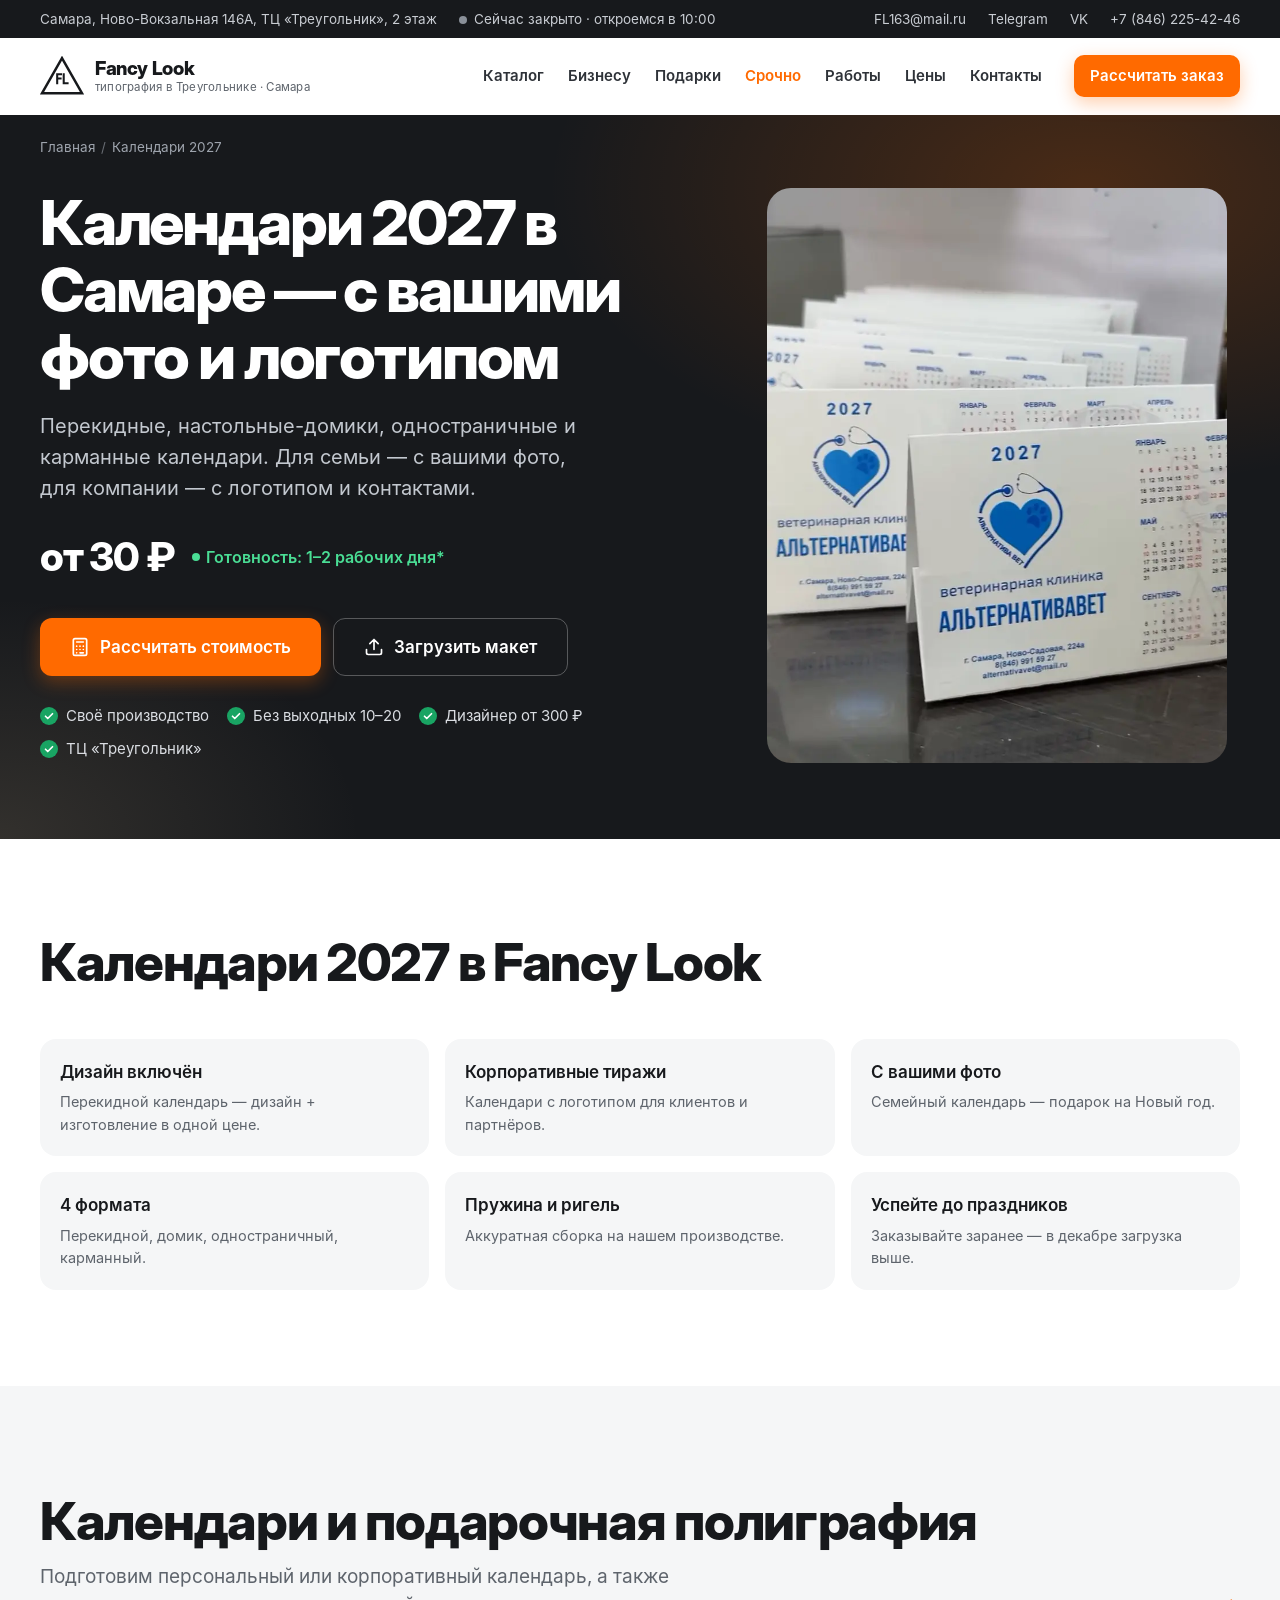
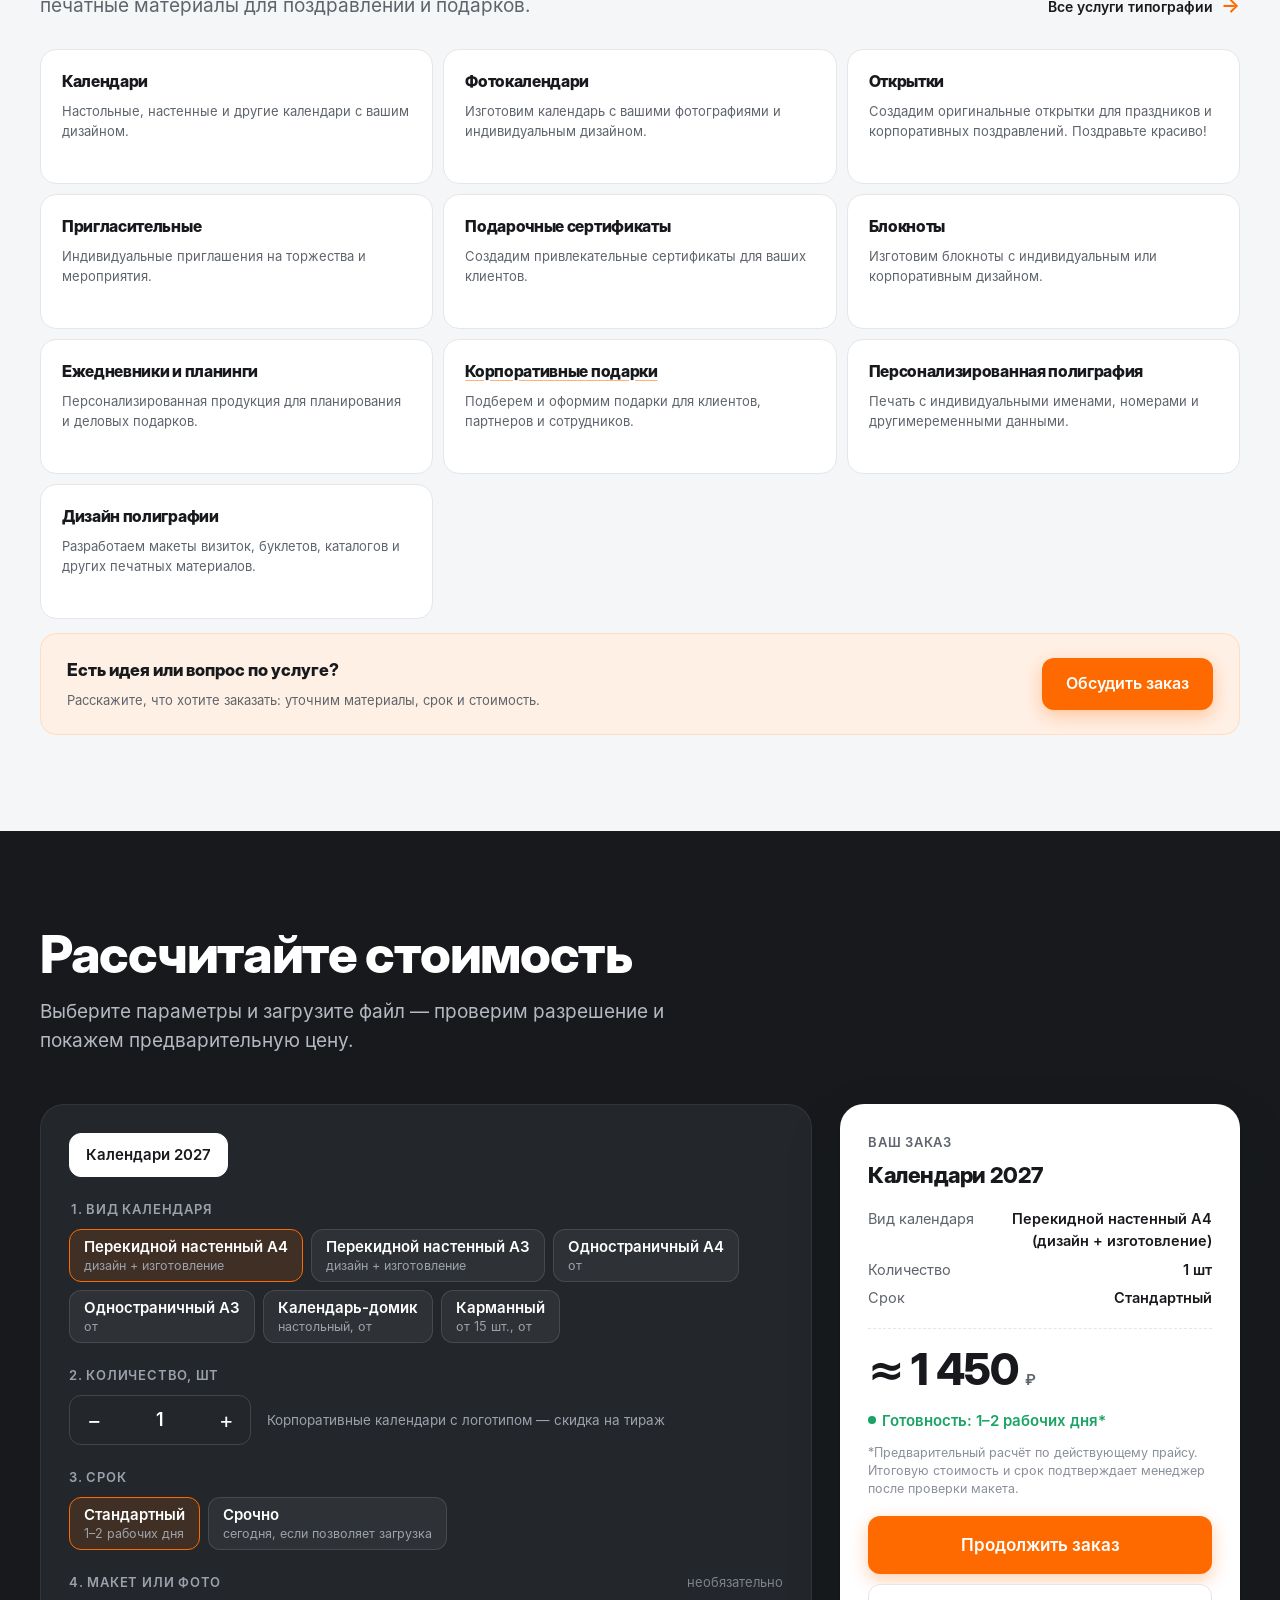
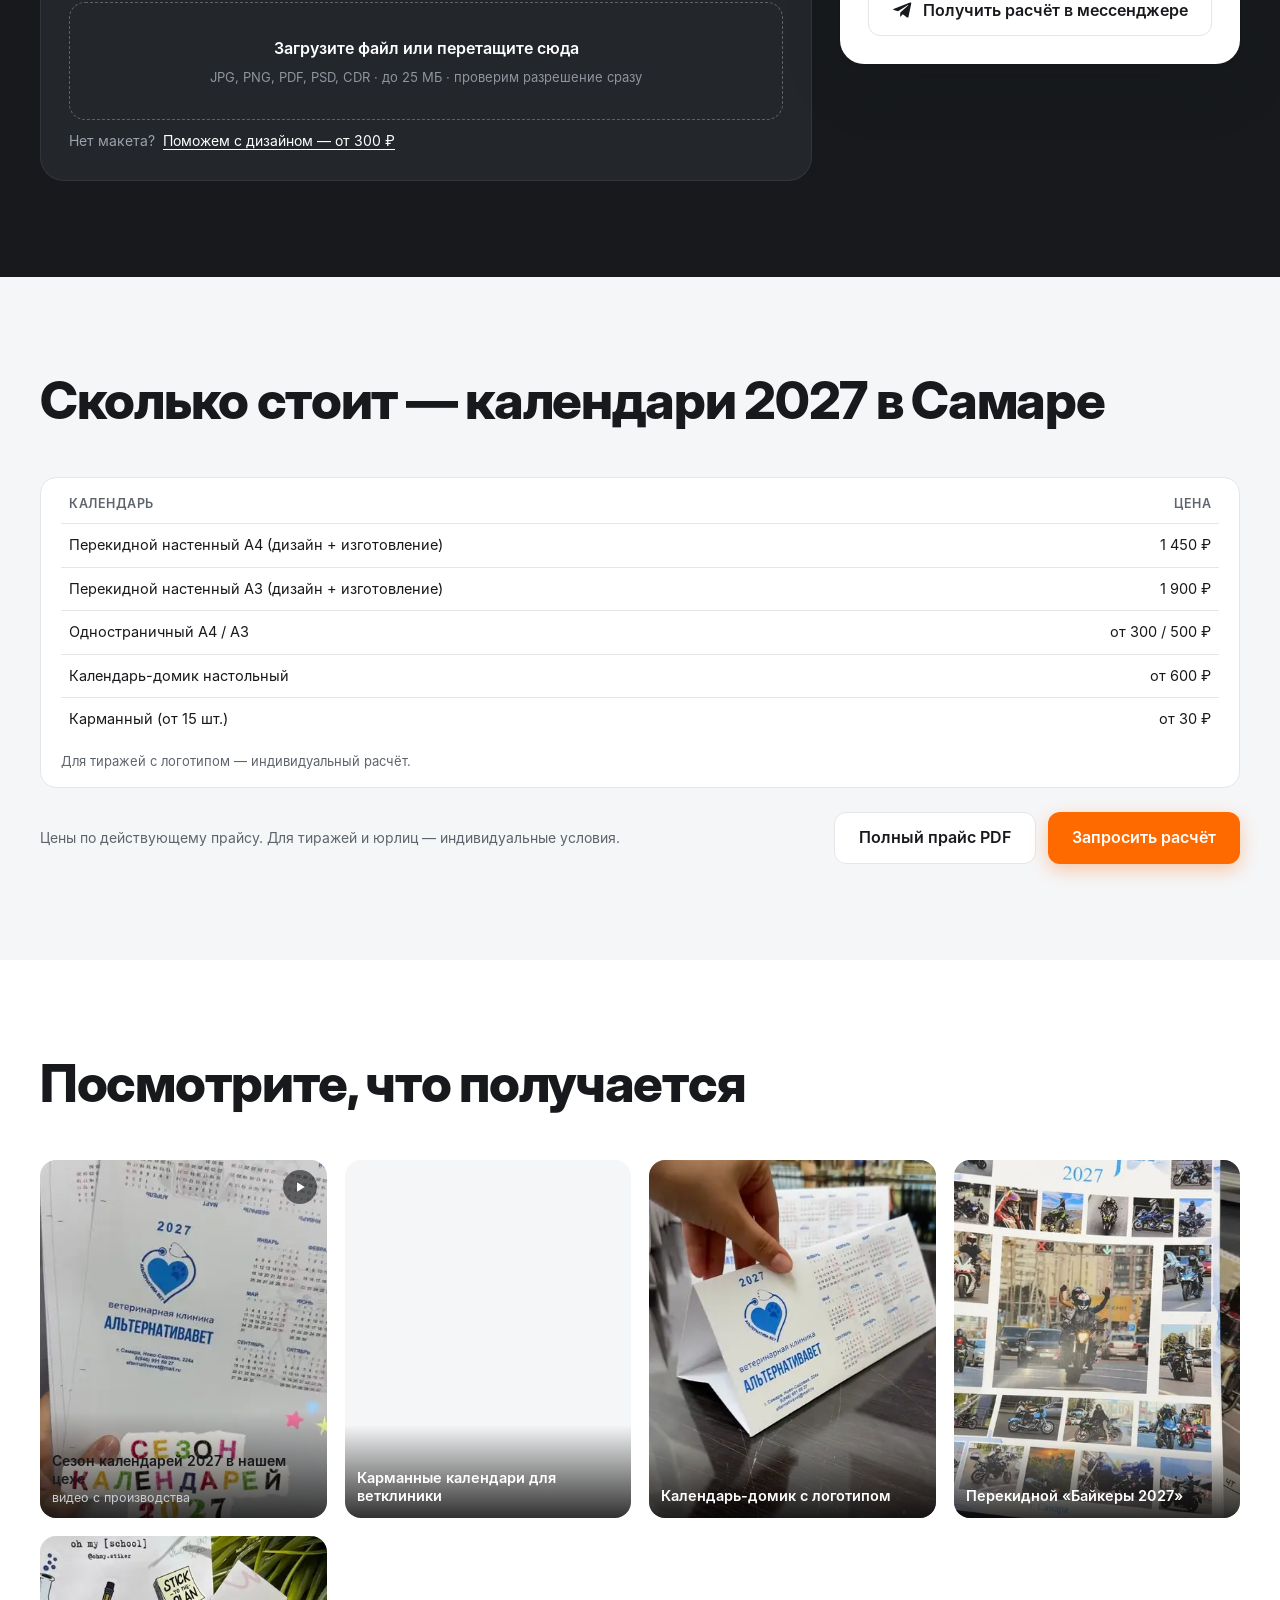
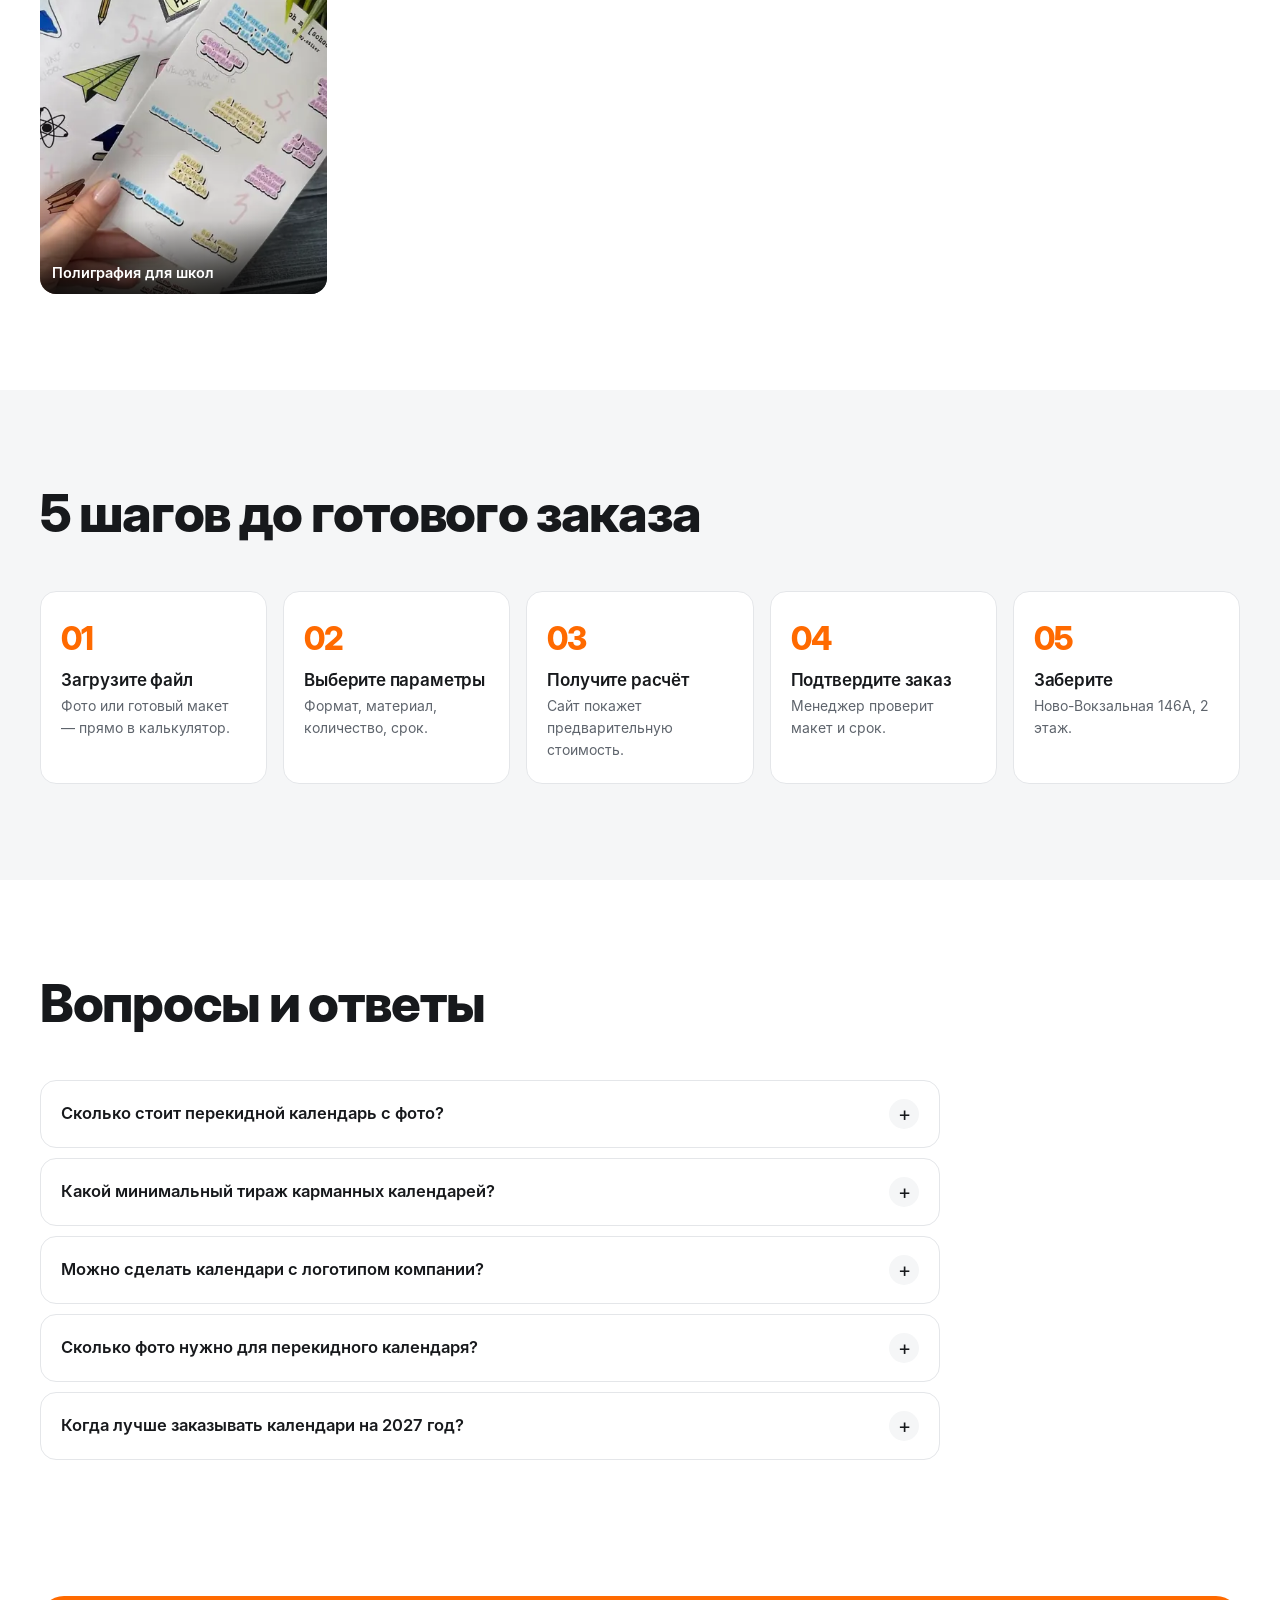
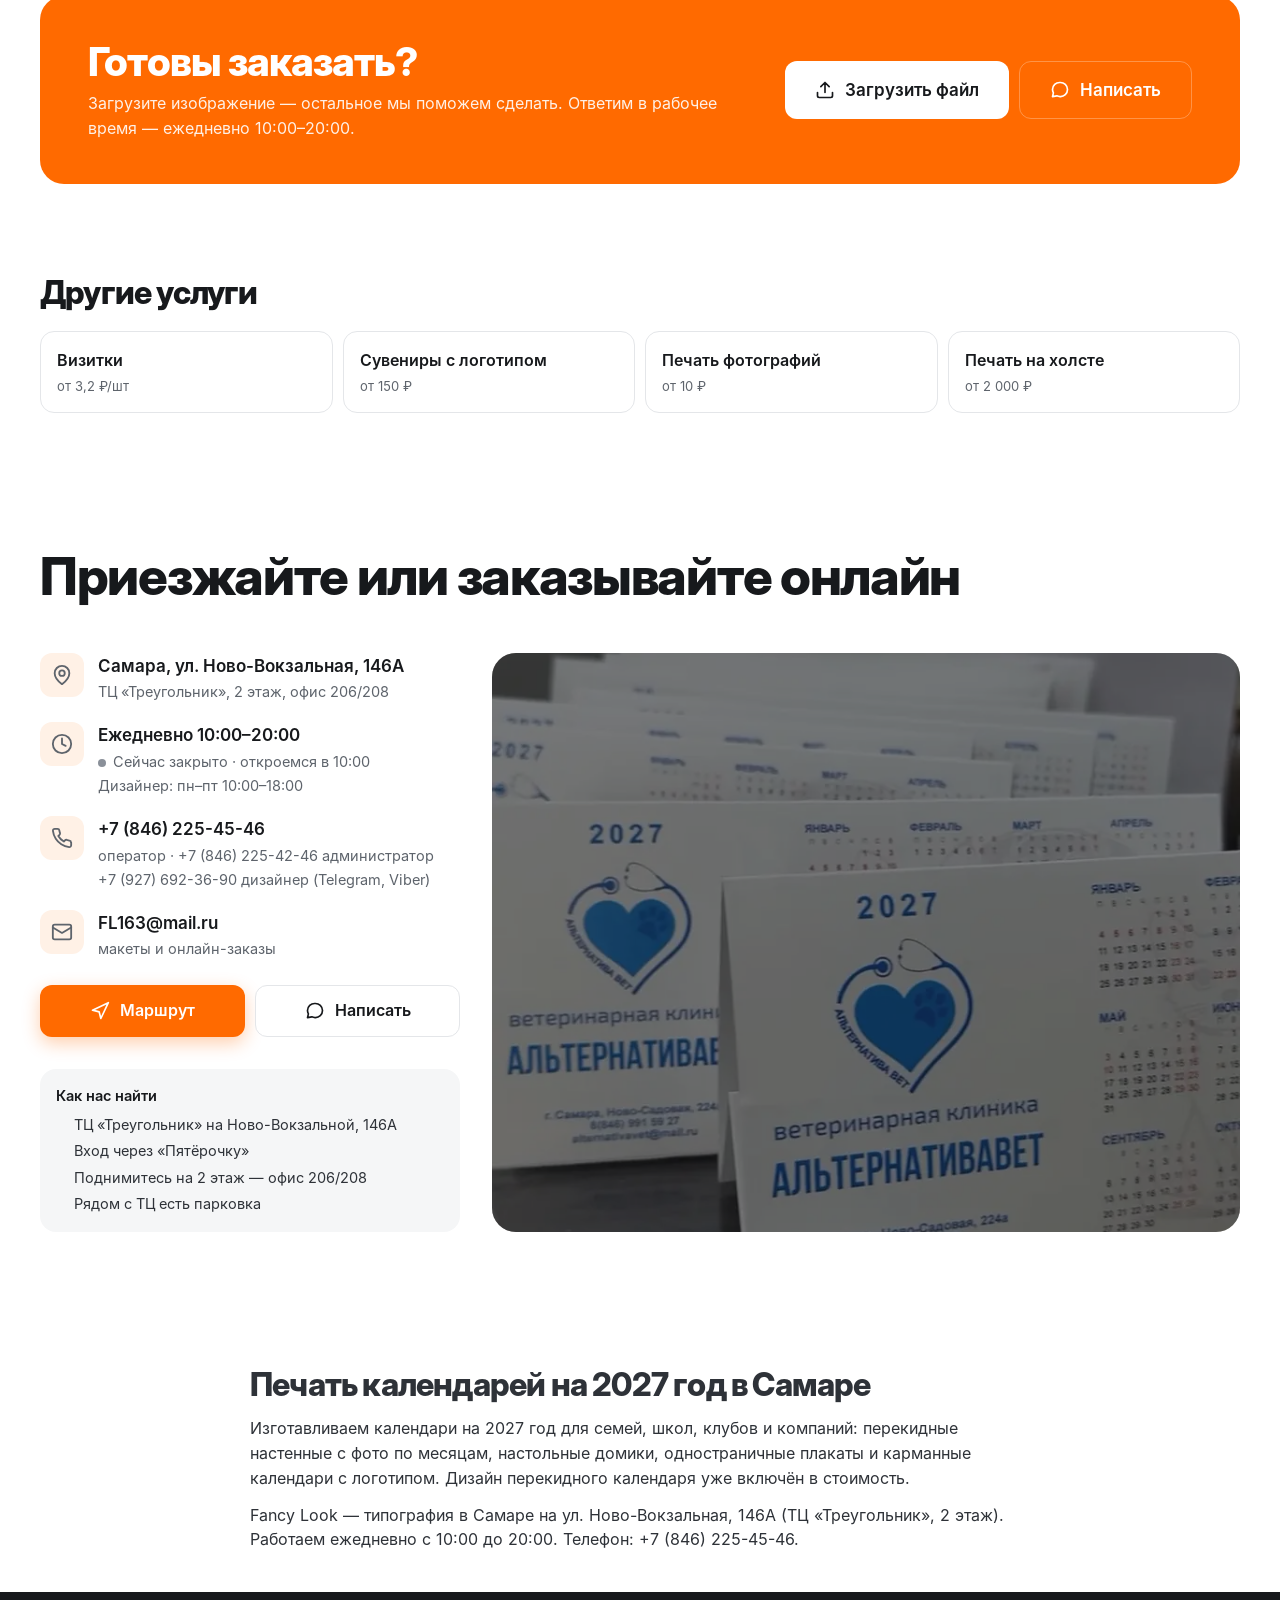
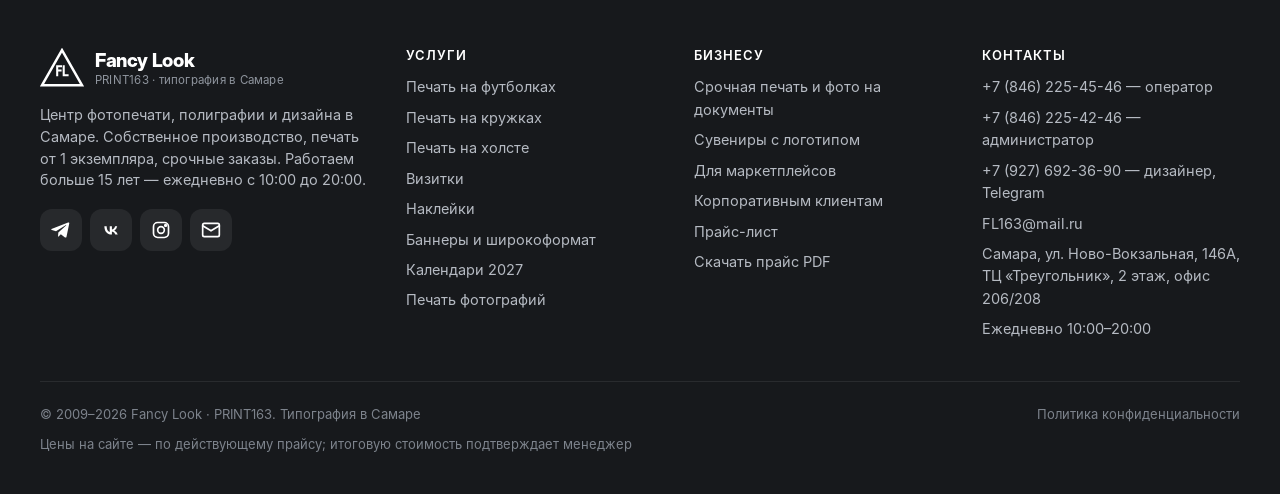
<file: kalendari-samara/index.html>
<!doctype html>
<html lang="ru" class="no-js">
<head>
<meta charset="utf-8">
<meta name="viewport" content="width=device-width, initial-scale=1, viewport-fit=cover">
<title>Календари 2027 в Самаре — с логотипом и фото, от 30 ₽ | Fancy Look</title>
<meta name="description" content="Печать календарей на 2027 год в Самаре: перекидные настенные A4 — 1 450 ₽ (дизайн + изготовление), одностраничные от 300 ₽, домики от 600 ₽, карманные от 30 ₽. Корпоративные календари с логотипом.">
<meta name="robots" content="index, follow, max-image-preview:large">
<link rel="canonical" href="https://print163.ru/kalendari-samara/">
<meta name="theme-color" content="#17191C">
<meta name="format-detection" content="telephone=no">
<meta name="geo.region" content="RU-SAM">
<meta name="geo.placename" content="Самара">
<meta property="og:type" content="website">
<meta property="og:locale" content="ru_RU">
<meta property="og:site_name" content="Fancy Look · PRINT163">
<meta property="og:title" content="Календари 2027 в Самаре — с логотипом и фото, от 30 ₽ | Fancy Look">
<meta property="og:description" content="Печать календарей на 2027 год в Самаре: перекидные настенные A4 — 1 450 ₽ (дизайн + изготовление), одностраничные от 300 ₽, домики от 600 ₽, карманные от 30 ₽. Корпоративные календари с логотипом.">
<meta property="og:url" content="https://print163.ru/kalendari-samara/">
<meta property="og:image" content="https://print163.ru/assets/img/og-image.jpg">
<meta property="og:image:width" content="1200">
<meta property="og:image:height" content="630">
<meta name="twitter:card" content="summary_large_image">
<!-- Подтверждение прав: вставьте коды из Яндекс Вебмастера и Google Search Console -->
<!-- <meta name="yandex-verification" content="XXXXXXXX"> -->
<!-- <meta name="google-site-verification" content="XXXXXXXX"> -->
<link rel="icon" href="../favicon.svg" type="image/svg+xml">
<link rel="icon" href="../favicon-32.png" sizes="32x32" type="image/png">
<link rel="apple-touch-icon" href="../apple-touch-icon.png">
<link rel="manifest" href="../manifest.webmanifest">
<link rel="preload" href="../assets/fonts/interdisplay-800.woff" as="font" type="font/woff" crossorigin>
<link rel="preload" href="../assets/fonts/inter-400.woff" as="font" type="font/woff" crossorigin>
<link rel="stylesheet" href="../assets/css/style.css?v=20261109">
<link rel="alternate" type="text/plain" title="LLM summary" href="../llms.txt">
<script type="application/ld+json">{"@context":"https://schema.org","@type":"Service","name":"Календари 2027 в Самаре — с вашими фото и логотипом","serviceType":"Календари 2027","description":"Печать календарей на 2027 год в Самаре: перекидные настенные A4 — 1 450 ₽ (дизайн + изготовление), одностраничные от 300 ₽, домики от 600 ₽, карманные от 30 ₽. Корпоративные календари с логотипом.","provider":{"@context":"https://schema.org","@type":"LocalBusiness","@id":"https://print163.ru/#org","additionalType":"https://www.wikidata.org/wiki/Q1251750","name":"Fancy Look — типография и центр фотопечати (PRINT163)","alternateName":["Fancy Look","PRINT163","Типография в Треугольнике","Фэнси Лук"],"description":"Типография и центр фотопечати в Самаре: печать на футболках и кружках, визитки, наклейки, баннеры, холсты, календари, фото на документы, сувениры с логотипом. Собственное производство, от 1 экземпляра, срочные заказы.","url":"https://print163.ru/","logo":"https://print163.ru/assets/img/icon-512.png","image":["https://print163.ru/assets/img/og-image.jpg","https://print163.ru/assets/img/pechat-nakleek-samara-800.jpg","https://print163.ru/assets/img/brendirovanie-futbolok-samara-800.jpg"],"telephone":"+7 (846) 225-45-46","email":"FL163@mail.ru","priceRange":"₽–₽₽","currenciesAccepted":"RUB","paymentAccepted":"Наличные, банковская карта, СБП, безналичный расчёт","address":{"@type":"PostalAddress","streetAddress":"ул. Ново-Вокзальная, 146А, ТЦ «Треугольник», 2 этаж, офис 206/208","addressLocality":"Самара","addressRegion":"Самарская область","addressCountry":"RU"},"hasMap":"https://yandex.ru/maps/?text=Самара%2C%20Ново-Вокзальная%20146А","areaServed":[{"@type":"City","name":"Самара"},{"@type":"AdministrativeArea","name":"Самарская область"}],"openingHoursSpecification":[{"@type":"OpeningHoursSpecification","dayOfWeek":["Monday","Tuesday","Wednesday","Thursday","Friday","Saturday","Sunday"],"opens":"10:00","closes":"20:00"}],"contactPoint":[{"@type":"ContactPoint","telephone":"+7 (846) 225-45-46","contactType":"customer service","areaServed":"RU","availableLanguage":"ru"},{"@type":"ContactPoint","telephone":"+7 (846) 225-42-46","contactType":"sales","areaServed":"RU","availableLanguage":"ru"},{"@type":"ContactPoint","telephone":"+7 (927) 692-36-90","contactType":"technical support","description":"Дизайнер, Telegram/Viber","availableLanguage":"ru"}],"sameAs":["https://vk.com/print163ru","https://t.me/print163","https://www.instagram.com/fl163_print/"],"knowsAbout":["оперативная полиграфия","цифровая печать","печать на футболках","сублимационная печать на кружках","широкоформатная печать","УФ-печать","лазерная гравировка","печать на холсте","фото на документы"]},"areaServed":{"@type":"City","name":"Самара"},"url":"https://print163.ru/kalendari-samara/","image":"https://print163.ru/assets/img/kalendari-2027-samara-800.jpg","offers":{"@type":"AggregateOffer","priceCurrency":"RUB","lowPrice":"30","availability":"https://schema.org/InStock","url":"https://print163.ru/kalendari-samara/"}}</script><script type="application/ld+json">{"@context":"https://schema.org","@type":"BreadcrumbList","itemListElement":[{"@type":"ListItem","position":1,"name":"Главная","item":"https://print163.ru/"},{"@type":"ListItem","position":2,"name":"Календари 2027","item":"https://print163.ru/kalendari-samara/"}]}</script><script type="application/ld+json">{"@context":"https://schema.org","@type":"FAQPage","mainEntity":[{"@type":"Question","name":"Сколько стоит перекидной календарь с фото?","acceptedAnswer":{"@type":"Answer","text":"A4 — 1 450 ₽, A3 — 1 900 ₽, в цену уже входит дизайн и изготовление."}},{"@type":"Question","name":"Какой минимальный тираж карманных календарей?","acceptedAnswer":{"@type":"Answer","text":"От 15 штук, цена — от 30 ₽ за штуку."}},{"@type":"Question","name":"Можно сделать календари с логотипом компании?","acceptedAnswer":{"@type":"Answer","text":"Да, делаем корпоративные календари всех видов и считаем скидку на тираж."}},{"@type":"Question","name":"Сколько фото нужно для перекидного календаря?","acceptedAnswer":{"@type":"Answer","text":"Обычно 12–13: по одному на месяц и обложку. Можно меньше — сделаем коллажи."}},{"@type":"Question","name":"Когда лучше заказывать календари на 2027 год?","acceptedAnswer":{"@type":"Answer","text":"Заранее — в ноябре–начале декабря, пока загрузка производства ниже."}}]}</script>
<link rel="stylesheet" href="../assets/css/catalog-expand.css"><script type="application/ld+json">{"@context":"https://schema.org","@type":"OfferCatalog","name":"Календари и подарочная полиграфия","itemListElement":[{"@type":"Offer","itemOffered":{"@type":"Service","name":"Календари","description":"Настольные, настенные и другие календари с вашим дизайном."}},{"@type":"Offer","itemOffered":{"@type":"Service","name":"Фотокалендари","description":"Изготовим календарь с вашими фотографиями и индивидуальным дизайном."}},{"@type":"Offer","itemOffered":{"@type":"Service","name":"Открытки","description":"Создадим оригинальные открытки для праздников и корпоративных поздравлений. Поздравьте красиво!"}},{"@type":"Offer","itemOffered":{"@type":"Service","name":"Пригласительные","description":"Индивидуальные приглашения на торжества и мероприятия."}},{"@type":"Offer","itemOffered":{"@type":"Service","name":"Подарочные сертификаты","description":"Создадим привлекательные сертификаты для ваших клиентов."}},{"@type":"Offer","itemOffered":{"@type":"Service","name":"Блокноты","description":"Изготовим блокноты с индивидуальным или корпоративным дизайном."}},{"@type":"Offer","itemOffered":{"@type":"Service","name":"Ежедневники и планинги","description":"Персонализированная продукция для планирования и деловых подарков."}},{"@type":"Offer","itemOffered":{"@type":"Service","name":"Корпоративные подарки","description":"Подберем и оформим подарки для клиентов, партнеров и сотрудников."}},{"@type":"Offer","itemOffered":{"@type":"Service","name":"Персонализированная полиграфия","description":"Печать с индивидуальными именами, номерами и другимеременными данными."}},{"@type":"Offer","itemOffered":{"@type":"Service","name":"Дизайн полиграфии","description":"Разработаем макеты визиток, буклетов, каталогов и других печатных материалов."}}]}</script></head>
<body data-root="../" data-product="calendar">
<a class="skip" href="#main">К содержимому</a>
<div class="topbar"><div class="container">
  <div class="topbar__l"><span>Самара, Ново-Вокзальная 146А, ТЦ «Треугольник», 2 этаж</span><span data-open-status>Ежедневно 10:00–20:00</span></div>
  <div class="topbar__r"><a href="mailto:FL163@mail.ru">FL163@mail.ru</a><a href="https://t.me/+79276923690" target="_blank" rel="noopener">Telegram</a><a href="https://vk.com/print163ru" target="_blank" rel="noopener">VK</a><a href="tel:+78462254246">+7 (846) 225-42-46</a></div>
</div></div>
<header class="header">
  <div class="container">
    <a class="logo" href="../" aria-label="Fancy Look — типография в Самаре, на главную">
      <span class="logo__mark"><svg viewBox="0 0 64 58" aria-hidden="true"><path d="M32 3 61 54H3Z" fill="none" stroke="currentColor" stroke-width="3.6"/><path fill="currentColor" d="M23.5 25h8.5v2.8h-5.5v3.4h4.9v2.8h-4.9V41h-3zM33 25h3v13.2h5.6V41H33z"/></svg></span>
      <span class="logo__txt"><span class="logo__name">Fancy Look</span><span class="logo__desc">типография в Треугольнике · Самара</span></span>
    </a>
    <nav class="nav" aria-label="Основное меню"><ul><li><a href="../#catalog">Каталог</a></li><li><a href="../#business">Бизнесу</a></li><li><a href="../#gifts">Подарки</a></li><li><a href="../srochnaya-pechat-samara/" class="is-hot">Срочно</a></li><li><a href="../#works">Работы</a></li><li><a href="../#price">Цены</a></li><li><a href="../#contacts">Контакты</a></li></ul></nav>
    <a class="header__phone" href="tel:+78462254546">+7 (846) 225-45-46<small>ежедневно 10:00–20:00</small></a>
    <a class="btn btn--primary btn--sm header__cta" href="../#calc" data-calc-open="">Рассчитать заказ</a>
    <a class="header__call" href="tel:+78462254546" aria-label="Позвонить +7 (846) 225-45-46"><svg viewBox="0 0 24 24" fill="none" stroke="currentColor" stroke-width="2" stroke-linecap="round" stroke-linejoin="round" aria-hidden="true"><path d="M22 16.9v3a2 2 0 0 1-2.2 2 19.8 19.8 0 0 1-8.6-3.1 19.5 19.5 0 0 1-6-6A19.8 19.8 0 0 1 2.1 4.2 2 2 0 0 1 4.1 2h3a2 2 0 0 1 2 1.7c.1.9.4 1.8.7 2.7a2 2 0 0 1-.5 2.1L8 9.8a16 16 0 0 0 6 6l1.3-1.3a2 2 0 0 1 2.1-.4c.9.3 1.8.6 2.7.7a2 2 0 0 1 1.7 2z"/></svg></a>
    <button class="burger" type="button" aria-label="Меню" aria-expanded="false" aria-controls="mnav"><span></span></button>
  </div>
</header>
<div class="mnav" id="mnav">
  <div class="mnav__group">Разделы</div><a href="../#catalog">Каталог</a><a href="../#business">Бизнесу</a><a href="../#gifts">Подарки</a><a href="../srochnaya-pechat-samara/">Срочно</a><a href="../#works">Работы</a><a href="../#price">Цены</a><a href="../#contacts">Контакты</a>
  <div class="mnav__group">Популярные услуги</div><a href="../pechat-na-futbolkah-samara/">Печать на футболках</a><a href="../pechat-na-kruzhkah-samara/">Печать на кружках</a><a href="../pechat-na-holste-samara/">Печать на холсте</a><a href="../pechat-vizitok-samara/">Визитки</a><a href="../pechat-nakleek-samara/">Наклейки</a><a href="../pechat-bannerov-samara/">Баннеры и широкоформат</a><a href="../kalendari-samara/">Календари 2027</a><a href="../fotopechat-samara/">Печать фотографий</a><a href="../srochnaya-pechat-samara/">Срочная печать и фото на документы</a><a href="../korporativnye-podarki-samara/">Сувениры с логотипом</a><a href="../pechat-dlya-marketpleysov-samara/">Для маркетплейсов</a>
  <div class="mnav__contacts">
    <a class="btn btn--primary" href="tel:+78462254546"><svg viewBox="0 0 24 24" fill="none" stroke="currentColor" stroke-width="2" stroke-linecap="round" stroke-linejoin="round" aria-hidden="true"><path d="M22 16.9v3a2 2 0 0 1-2.2 2 19.8 19.8 0 0 1-8.6-3.1 19.5 19.5 0 0 1-6-6A19.8 19.8 0 0 1 2.1 4.2 2 2 0 0 1 4.1 2h3a2 2 0 0 1 2 1.7c.1.9.4 1.8.7 2.7a2 2 0 0 1-.5 2.1L8 9.8a16 16 0 0 0 6 6l1.3-1.3a2 2 0 0 1 2.1-.4c.9.3 1.8.6 2.7.7a2 2 0 0 1 1.7 2z"/></svg> +7 (846) 225-45-46</a>
    <button class="btn btn--ghost" type="button" data-msgr><svg viewBox="0 0 24 24" fill="none" stroke="currentColor" stroke-width="2" stroke-linecap="round" stroke-linejoin="round" aria-hidden="true"><path d="M21 11.5a8.4 8.4 0 0 1-9 8.4 8.6 8.6 0 0 1-3.8-.9L3 20l1.1-4.6A8.4 8.4 0 0 1 3 11.5 8.5 8.5 0 0 1 12 3a8.5 8.5 0 0 1 9 8.5z"/></svg> Написать в мессенджер</button>
  </div>
</div>
<main id="main">
<section class="hero">
  <div class="container">
    <nav class="crumbs" aria-label="Хлебные крошки"><a href="../">Главная</a><span>/</span>Календари 2027</nav>
    <div class="lhero">
      <div>
        <h1>Календари 2027 в Самаре — с вашими фото и логотипом</h1>
        <p class="hero__lead">Перекидные, настольные-домики, одностраничные и карманные календари. Для семьи — с вашими фото, для компании — с логотипом и контактами.</p>
        <div class="lhero__price"><b>от 30 ₽</b><span class="ready">Готовность: 1–2 рабочих дня*</span></div>
        <div class="hero__cta">
          <a class="btn btn--primary btn--lg" href="#calc" data-calc-open="calendar"><svg viewBox="0 0 24 24" fill="none" stroke="currentColor" stroke-width="2" stroke-linecap="round" stroke-linejoin="round" aria-hidden="true"><rect x="4" y="2" width="16" height="20" rx="2"/><path d="M8 6h8M8 11h.01M12 11h.01M16 11h.01M8 15h.01M12 15h.01M16 15h.01M8 19h.01M12 19h4"/></svg> Рассчитать стоимость</a>
          <a class="btn btn--ghost-light btn--lg" href="#calc" data-upload><svg viewBox="0 0 24 24" fill="none" stroke="currentColor" stroke-width="2" stroke-linecap="round" stroke-linejoin="round" aria-hidden="true"><path d="M21 15v4a2 2 0 0 1-2 2H5a2 2 0 0 1-2-2v-4M17 8l-5-5-5 5M12 3v12"/></svg> Загрузить макет</a>
        </div>
        <ul class="hero__checks"><li>Своё производство</li><li>Без выходных 10–20</li><li>Дизайнер от 300 ₽</li><li>ТЦ «Треугольник»</li></ul>
      </div>
      <div class="lhero__img"><picture><source type="image/webp" srcset="../assets/img/kalendari-2027-samara-400.webp 400w, ../assets/img/kalendari-2027-samara-800.webp 800w" sizes="(min-width:1024px) 460px, 100vw"><img src="../assets/img/kalendari-2027-samara-800.jpg" width="800" height="1000" alt="Календари 2027 с логотипом ветклиники — Fancy Look Самара" fetchpriority="high" decoding="async"></picture></div>
    </div>
  </div>
</section>

<section class="section">
  <div class="container">
    <div class="sec-head rv"><h2 class="h-sec">Календари 2027 в Fancy Look</h2></div>
    <ul class="feat"><li class="rv"><b>Дизайн включён</b><span>Перекидной календарь — дизайн + изготовление в одной цене.</span></li><li class="rv"><b>Корпоративные тиражи</b><span>Календари с логотипом для клиентов и партнёров.</span></li><li class="rv"><b>С вашими фото</b><span>Семейный календарь — подарок на Новый год.</span></li><li class="rv"><b>4 формата</b><span>Перекидной, домик, одностраничный, карманный.</span></li><li class="rv"><b>Пружина и ригель</b><span>Аккуратная сборка на нашем производстве.</span></li><li class="rv"><b>Успейте до праздников</b><span>Заказывайте заранее — в декабре загрузка выше.</span></li></ul>
  </div>
</section>

<section class="topic-services section section--gray" id="services-detail"><div class="container"><div class="topic-header"><div><h2 class="h-sec">Календари и подарочная полиграфия</h2><p class="sub">Подготовим персональный или корпоративный календарь, а также печатные материалы для поздравлений и подарков.</p></div><a class="topic-all" href="../uslugi/">Все услуги типографии <span aria-hidden="true">→</span></a></div><div class="topic-grid"><article class="topic-card"><h3>Календари</h3><p>Настольные, настенные и другие календари с вашим дизайном.</p></article><article class="topic-card"><h3>Фотокалендари</h3><p>Изготовим календарь с вашими фотографиями и индивидуальным дизайном.</p></article><article class="topic-card"><h3>Открытки</h3><p>Создадим оригинальные открытки для праздников и корпоративных поздравлений. Поздравьте красиво!</p></article><article class="topic-card"><h3>Пригласительные</h3><p>Индивидуальные приглашения на торжества и мероприятия.</p></article><article class="topic-card"><h3>Подарочные сертификаты</h3><p>Создадим привлекательные сертификаты для ваших клиентов.</p></article><article class="topic-card"><h3>Блокноты</h3><p>Изготовим блокноты с индивидуальным или корпоративным дизайном.</p></article><article class="topic-card"><h3>Ежедневники и планинги</h3><p>Персонализированная продукция для планирования и деловых подарков.</p></article><article class="topic-card"><h3><a href="../korporativnye-podarki-samara/">Корпоративные подарки</a></h3><p>Подберем и оформим подарки для клиентов, партнеров и сотрудников.</p></article><article class="topic-card"><h3>Персонализированная полиграфия</h3><p>Печать с индивидуальными именами, номерами и другимеременными данными.</p></article><article class="topic-card"><h3>Дизайн полиграфии</h3><p>Разработаем макеты визиток, буклетов, каталогов и других печатных материалов.</p></article></div><div class="topic-cta"><div><strong>Есть идея или вопрос по услуге?</strong><p>Расскажите, что хотите заказать: уточним материалы, срок и стоимость.</p></div><a class="btn btn--primary" href="https://t.me/print163" target="_blank" rel="noopener">Обсудить заказ</a></div></div></section>
<section class="section section--dark" id="calc">
  <div class="container">
    <div class="sec-head rv"><h2 class="h-sec">Рассчитайте стоимость</h2><p class="sub">Выберите параметры и загрузите файл — проверим разрешение и покажем предварительную цену.</p></div>
    <div class="calc" data-calc data-products="calendar" data-default="calendar">
  <div class="calc__main">
    <div class="calc__tabs" role="tablist" aria-label="Что печатаем"></div>
    <div class="calc__body"></div>
  </div>
  <aside class="calc__aside" aria-live="polite">
    <div class="summary">
      <div class="preview"></div>
      <div class="summary__title">Ваш заказ</div>
      <div class="summary__name"></div>
      <dl></dl>
      <div class="summary__total">
        <div class="summary__price"></div>
        <div class="summary__unit"></div>
        <div class="ready"></div>
      </div>
      <p class="summary__note">*Предварительный расчёт по действующему прайсу. Итоговую стоимость и срок подтверждает менеджер после проверки макета.</p>
      <div class="summary__btns">
        <button type="button" class="btn btn--primary btn--lg" data-calc-order>Продолжить заказ</button>
        <button type="button" class="btn btn--ghost" data-calc-msgr><svg viewBox="0 0 24 24" fill="currentColor" aria-hidden="true"><path d="M21.9 4.3 18.6 20c-.2 1.1-.9 1.4-1.8.9l-5-3.7-2.4 2.3c-.3.3-.5.5-1 .5l.4-5.1 9.3-8.4c.4-.4-.1-.6-.6-.2L6 13.5l-4.9-1.5c-1.1-.3-1.1-1.1.2-1.6L20.5 3c.9-.3 1.7.2 1.4 1.3z"/></svg> Получить расчёт в мессенджере</button>
      </div>
    </div>
  </aside>
</div>
  </div>
</section>

<section class="section section--gray" id="price">
  <div class="container">
    <div class="sec-head rv"><h2 class="h-sec">Сколько стоит — календари 2027 в Самаре</h2></div>
    <div class="acc rv" style="padding:6px 20px 16px"><div class="acc__body" style="padding:0"><table class="pt"><thead><tr><th>Календарь</th><th>Цена</th></tr></thead><tbody><tr><td>Перекидной настенный A4 (дизайн + изготовление)</td><td>1 450 ₽</td></tr><tr><td>Перекидной настенный A3 (дизайн + изготовление)</td><td>1 900 ₽</td></tr><tr><td>Одностраничный A4 / A3</td><td>от 300 / 500 ₽</td></tr><tr><td>Календарь-домик настольный</td><td>от 600 ₽</td></tr><tr><td>Карманный (от 15 шт.)</td><td>от 30 ₽</td></tr></tbody></table><p class="pt-note">Для тиражей с логотипом — индивидуальный расчёт.</p></div></div>
    <div class="price-cta"><p>Цены по действующему прайсу. Для тиражей и юрлиц — индивидуальные условия.</p><a class="btn btn--ghost" href="../assets/price/pamyatka_klienta.pdf" target="_blank" rel="noopener">Полный прайс PDF</a><button type="button" class="btn btn--primary" data-order="Календари 2027">Запросить расчёт</button></div>
  </div>
</section>

<section class="section" id="works">
  <div class="container">
    <div class="sec-head rv"><h2 class="h-sec">Посмотрите, что получается</h2></div>
    <div class="works"><figure class="reel rv" style="aspect-ratio:4/5"><video data-auto data-src="../assets/video/kalendari-2027.mp4" poster="../assets/video/kalendari-2027.webp" muted loop playsinline preload="none" aria-label="Видео: Сезон календарей 2027 в нашем цехе"></video><span class="reel__play"><svg viewBox="0 0 24 24" fill="currentColor" aria-hidden="true"><path d="M7 4v16l13-8z"/></svg></span><figcaption>Сезон календарей 2027 в нашем цехе<small>видео с производства</small></figcaption></figure><figure class="work rv" tabindex="0"><picture><source type="image/webp" srcset="../assets/img/kalendari-2027-samara-400.webp 400w, ../assets/img/kalendari-2027-samara-800.webp 800w" sizes="(min-width:1100px) 300px, (min-width:768px) 33vw, 50vw"><img src="../assets/img/kalendari-2027-samara-800.jpg" width="800" height="1000" alt="Карманные календари для ветклиники" loading="lazy" decoding="async"></picture><figcaption>Карманные календари для ветклиники</figcaption></figure><figure class="work rv" tabindex="0"><picture><source type="image/webp" srcset="../assets/img/kalendar-domik-s-logotipom-400.webp 400w, ../assets/img/kalendar-domik-s-logotipom-800.webp 800w" sizes="(min-width:1100px) 300px, (min-width:768px) 33vw, 50vw"><img src="../assets/img/kalendar-domik-s-logotipom-800.jpg" width="800" height="1000" alt="Календарь-домик с логотипом" loading="lazy" decoding="async"></picture><figcaption>Календарь-домик с логотипом</figcaption></figure><figure class="work rv" tabindex="0"><picture><source type="image/webp" srcset="../assets/img/kalendar-bayker-2027-400.webp 400w, ../assets/img/kalendar-bayker-2027-800.webp 800w" sizes="(min-width:1100px) 300px, (min-width:768px) 33vw, 50vw"><img src="../assets/img/kalendar-bayker-2027-800.jpg" width="800" height="1000" alt="Перекидной «Байкеры 2027»" loading="lazy" decoding="async"></picture><figcaption>Перекидной «Байкеры 2027»</figcaption></figure><figure class="work rv" tabindex="0"><picture><source type="image/webp" srcset="../assets/img/stikerpaki-dlya-shkoly-400.webp 400w, ../assets/img/stikerpaki-dlya-shkoly-800.webp 800w" sizes="(min-width:1100px) 300px, (min-width:768px) 33vw, 50vw"><img src="../assets/img/stikerpaki-dlya-shkoly-800.jpg" width="800" height="1000" alt="Полиграфия для школ" loading="lazy" decoding="async"></picture><figcaption>Полиграфия для школ</figcaption></figure></div>
  </div>
</section>

<section class="section section--gray">
  <div class="container">
    <div class="sec-head rv"><h2 class="h-sec">5 шагов до готового заказа</h2></div>
    <ol class="steps">
      <li class="step rv"><h3>Загрузите файл</h3><p>Фото или готовый макет — прямо в калькулятор.</p></li>
      <li class="step rv"><h3>Выберите параметры</h3><p>Формат, материал, количество, срок.</p></li>
      <li class="step rv"><h3>Получите расчёт</h3><p>Сайт покажет предварительную стоимость.</p></li>
      <li class="step rv"><h3>Подтвердите заказ</h3><p>Менеджер проверит макет и срок.</p></li>
      <li class="step rv"><h3>Заберите</h3><p>Ново-Вокзальная 146А, 2 этаж.</p></li>
    </ol>
  </div>
</section>

<section class="section" id="faq">
  <div class="container">
    <div class="sec-head rv"><h2 class="h-sec">Вопросы и ответы</h2></div>
    <div class="faq"><details class="acc"><summary>Сколько стоит перекидной календарь с фото?</summary><div class="acc__body"><p>A4 — 1 450 ₽, A3 — 1 900 ₽, в цену уже входит дизайн и изготовление.</p></div></details><details class="acc"><summary>Какой минимальный тираж карманных календарей?</summary><div class="acc__body"><p>От 15 штук, цена — от 30 ₽ за штуку.</p></div></details><details class="acc"><summary>Можно сделать календари с логотипом компании?</summary><div class="acc__body"><p>Да, делаем корпоративные календари всех видов и считаем скидку на тираж.</p></div></details><details class="acc"><summary>Сколько фото нужно для перекидного календаря?</summary><div class="acc__body"><p>Обычно 12–13: по одному на месяц и обложку. Можно меньше — сделаем коллажи.</p></div></details><details class="acc"><summary>Когда лучше заказывать календари на 2027 год?</summary><div class="acc__body"><p>Заранее — в ноябре–начале декабря, пока загрузка производства ниже.</p></div></details></div>
  </div>
</section>

<section class="section section--tight">
  <div class="container">
    <div class="final rv">
      <div><h2>Готовы заказать?</h2><p>Загрузите изображение — остальное мы поможем сделать. Ответим в рабочее время — ежедневно 10:00–20:00.</p></div>
      <div class="final__btns"><a class="btn btn--white btn--lg" href="#calc" data-upload><svg viewBox="0 0 24 24" fill="none" stroke="currentColor" stroke-width="2" stroke-linecap="round" stroke-linejoin="round" aria-hidden="true"><path d="M21 15v4a2 2 0 0 1-2 2H5a2 2 0 0 1-2-2v-4M17 8l-5-5-5 5M12 3v12"/></svg> Загрузить файл</a><button type="button" class="btn btn--ghost-light btn--lg" data-msgr><svg viewBox="0 0 24 24" fill="none" stroke="currentColor" stroke-width="2" stroke-linecap="round" stroke-linejoin="round" aria-hidden="true"><path d="M21 11.5a8.4 8.4 0 0 1-9 8.4 8.6 8.6 0 0 1-3.8-.9L3 20l1.1-4.6A8.4 8.4 0 0 1 3 11.5 8.5 8.5 0 0 1 12 3a8.5 8.5 0 0 1 9 8.5z"/></svg> Написать</button></div>
    </div>
  </div>
</section>

<section class="section section--tight">
  <div class="container">
    <h2 class="h-sec" style="font-size:clamp(24px,3vw,32px);margin-bottom:20px">Другие услуги</h2>
    <div class="related"><a href="../pechat-vizitok-samara/">Визитки<small>от 3,2 ₽/шт</small></a><a href="../korporativnye-podarki-samara/">Сувениры с логотипом<small>от 150 ₽</small></a><a href="../fotopechat-samara/">Печать фотографий<small>от 10 ₽</small></a><a href="../pechat-na-holste-samara/">Печать на холсте<small>от 2 000 ₽</small></a></div>
  </div>
</section>

<section class="section" id="contacts">
  <div class="container">
    <div class="sec-head rv"><h2 class="h-sec">Приезжайте или заказывайте онлайн</h2></div>
    <div class="contacts">
      <div class="cinfo rv">
        <div class="cinfo__item"><span class="cinfo__ic"><svg viewBox="0 0 24 24" fill="none" stroke="currentColor" stroke-width="2" stroke-linecap="round" stroke-linejoin="round" aria-hidden="true"><path d="M20 10c0 6-8 12-8 12s-8-6-8-12a8 8 0 0 1 16 0z"/><circle cx="12" cy="10" r="3"/></svg></span><div><b>Самара, ул. Ново-Вокзальная, 146А</b><span>ТЦ «Треугольник», 2 этаж, офис 206/208</span></div></div>
        <div class="cinfo__item"><span class="cinfo__ic"><svg viewBox="0 0 24 24" fill="none" stroke="currentColor" stroke-width="2" stroke-linecap="round" stroke-linejoin="round" aria-hidden="true"><circle cx="12" cy="12" r="10"/><path d="M12 6v6l4 2"/></svg></span><div><b>Ежедневно 10:00–20:00</b><span data-open-status>без выходных</span><br><span>Дизайнер: пн–пт 10:00–18:00</span></div></div>
        <div class="cinfo__item"><span class="cinfo__ic"><svg viewBox="0 0 24 24" fill="none" stroke="currentColor" stroke-width="2" stroke-linecap="round" stroke-linejoin="round" aria-hidden="true"><path d="M22 16.9v3a2 2 0 0 1-2.2 2 19.8 19.8 0 0 1-8.6-3.1 19.5 19.5 0 0 1-6-6A19.8 19.8 0 0 1 2.1 4.2 2 2 0 0 1 4.1 2h3a2 2 0 0 1 2 1.7c.1.9.4 1.8.7 2.7a2 2 0 0 1-.5 2.1L8 9.8a16 16 0 0 0 6 6l1.3-1.3a2 2 0 0 1 2.1-.4c.9.3 1.8.6 2.7.7a2 2 0 0 1 1.7 2z"/></svg></span><div><b><a href="tel:+78462254546">+7 (846) 225-45-46</a></b><span>оператор · </span><a class="s" href="tel:+78462254246">+7 (846) 225-42-46</a><span> администратор</span><br><a class="s" href="tel:+79276923690">+7 (927) 692-36-90</a><span> дизайнер (Telegram, Viber)</span></div></div>
        <div class="cinfo__item"><span class="cinfo__ic"><svg viewBox="0 0 24 24" fill="none" stroke="currentColor" stroke-width="2" stroke-linecap="round" stroke-linejoin="round" aria-hidden="true"><rect x="2" y="4" width="20" height="16" rx="2"/><path d="m22 7-10 6L2 7"/></svg></span><div><b><a href="mailto:FL163@mail.ru">FL163@mail.ru</a></b><span>макеты и онлайн-заказы</span></div></div>
        <div class="cinfo__btns"><a class="btn btn--primary" href="https://yandex.ru/maps/?text=Самара%2C%20Ново-Вокзальная%20146А" target="_blank" rel="noopener"><svg viewBox="0 0 24 24" fill="none" stroke="currentColor" stroke-width="2" stroke-linecap="round" stroke-linejoin="round" aria-hidden="true"><path d="m3 11 19-9-9 19-2-8z"/></svg> Маршрут</a><button class="btn btn--ghost" type="button" data-msgr><svg viewBox="0 0 24 24" fill="none" stroke="currentColor" stroke-width="2" stroke-linecap="round" stroke-linejoin="round" aria-hidden="true"><path d="M21 11.5a8.4 8.4 0 0 1-9 8.4 8.6 8.6 0 0 1-3.8-.9L3 20l1.1-4.6A8.4 8.4 0 0 1 3 11.5 8.5 8.5 0 0 1 12 3a8.5 8.5 0 0 1 9 8.5z"/></svg> Написать</button></div>
        <div class="how"><b>Как нас найти</b><ol><li>ТЦ «Треугольник» на Ново-Вокзальной, 146А</li><li>Вход через «Пятёрочку»</li><li>Поднимитесь на 2 этаж — офис 206/208</li><li>Рядом с ТЦ есть парковка</li></ol></div>
      </div>
      <div class="map rv" data-map role="region" aria-label="Карта проезда"><div class="map__load"><b style="font-size:20px">Fancy Look на карте</b><span>Ново-Вокзальная, 146А, ТЦ «Треугольник»</span><span class="btn btn--white btn--sm">Показать карту</span></div></div>
    </div>
  </div>
</section>

<section class="section section--tight">
  <div class="container seo-text"><h2>Печать календарей на 2027 год в Самаре</h2><p>Изготавливаем календари на 2027 год для семей, школ, клубов и компаний: перекидные настенные с фото по месяцам, настольные домики, одностраничные плакаты и карманные календари с логотипом. Дизайн перекидного календаря уже включён в стоимость.</p><p>Fancy Look — типография в Самаре на ул. Ново-Вокзальная, 146А (ТЦ «Треугольник», 2 этаж). Работаем ежедневно с 10:00 до 20:00. Телефон: +7 (846) 225-45-46.</p></div>
</section>
</main>
<footer class="footer">
  <div class="container">
    <div class="footer__grid">
      <div>
        <a class="logo" href="../"><span class="logo__mark"><svg viewBox="0 0 64 58" aria-hidden="true"><path d="M32 3 61 54H3Z" fill="none" stroke="currentColor" stroke-width="3.6"/><path fill="currentColor" d="M23.5 25h8.5v2.8h-5.5v3.4h4.9v2.8h-4.9V41h-3zM33 25h3v13.2h5.6V41H33z"/></svg></span><span class="logo__txt"><span class="logo__name">Fancy Look</span><span class="logo__desc">PRINT163 · типография в Самаре</span></span></a>
        <p class="footer__about">Центр фотопечати, полиграфии и дизайна в Самаре. Собственное производство, печать от 1 экземпляра, срочные заказы. Работаем больше 15 лет — ежедневно с 10:00 до 20:00.</p>
        <div class="footer__soc">
          <a href="https://t.me/+79276923690" target="_blank" rel="noopener" aria-label="Telegram"><svg viewBox="0 0 24 24" fill="currentColor" aria-hidden="true"><path d="M21.9 4.3 18.6 20c-.2 1.1-.9 1.4-1.8.9l-5-3.7-2.4 2.3c-.3.3-.5.5-1 .5l.4-5.1 9.3-8.4c.4-.4-.1-.6-.6-.2L6 13.5l-4.9-1.5c-1.1-.3-1.1-1.1.2-1.6L20.5 3c.9-.3 1.7.2 1.4 1.3z"/></svg></a>
          <a href="https://vk.com/print163ru" target="_blank" rel="noopener" aria-label="ВКонтакте"><svg viewBox="0 0 24 24" fill="currentColor" aria-hidden="true"><path d="M12.8 17.5c-5.5 0-8.6-3.8-8.8-10h2.8c.1 4.6 2.1 6.5 3.7 6.9V7.5h2.6v4c1.6-.2 3.3-2 3.8-4h2.6a7.7 7.7 0 0 1-3.5 5 8 8 0 0 1 4.1 5h-2.9a5 5 0 0 0-4.1-3.6v3.6z"/></svg></a>
          <a href="https://www.instagram.com/fl163_print/" target="_blank" rel="noopener nofollow" aria-label="Instagram fl163_print"><svg viewBox="0 0 24 24" fill="none" stroke="currentColor" stroke-width="2" aria-hidden="true"><rect x="3" y="3" width="18" height="18" rx="5"/><circle cx="12" cy="12" r="4"/><circle cx="17.5" cy="6.5" r="1" fill="currentColor"/></svg></a>
          <a href="mailto:FL163@mail.ru" aria-label="E-mail"><svg viewBox="0 0 24 24" fill="none" stroke="currentColor" stroke-width="2" stroke-linecap="round" stroke-linejoin="round" aria-hidden="true"><rect x="2" y="4" width="20" height="16" rx="2"/><path d="m22 7-10 6L2 7"/></svg></a>
        </div>
      </div>
      <div><h4>Услуги</h4><ul><li><a href="../pechat-na-futbolkah-samara/">Печать на футболках</a></li><li><a href="../pechat-na-kruzhkah-samara/">Печать на кружках</a></li><li><a href="../pechat-na-holste-samara/">Печать на холсте</a></li><li><a href="../pechat-vizitok-samara/">Визитки</a></li><li><a href="../pechat-nakleek-samara/">Наклейки</a></li><li><a href="../pechat-bannerov-samara/">Баннеры и широкоформат</a></li><li><a href="../kalendari-samara/">Календари 2027</a></li><li><a href="../fotopechat-samara/">Печать фотографий</a></li></ul></div>
      <div><h4>Бизнесу</h4><ul><li><a href="../srochnaya-pechat-samara/">Срочная печать и фото на документы</a></li><li><a href="../korporativnye-podarki-samara/">Сувениры с логотипом</a></li><li><a href="../pechat-dlya-marketpleysov-samara/">Для маркетплейсов</a></li><li><a href="../#business">Корпоративным клиентам</a></li><li><a href="../#price">Прайс-лист</a></li><li><a href="../assets/price/pamyatka_klienta.pdf" target="_blank" rel="noopener">Скачать прайс PDF</a></li></ul></div>
      <div><h4>Контакты</h4><ul>
        <li><a href="tel:+78462254546">+7 (846) 225-45-46</a> — оператор</li>
        <li><a href="tel:+78462254246">+7 (846) 225-42-46</a> — администратор</li>
        <li><a href="tel:+79276923690">+7 (927) 692-36-90</a> — дизайнер, Telegram</li>
        <li><a href="mailto:FL163@mail.ru">FL163@mail.ru</a></li>
        <li>Самара, ул. Ново-Вокзальная, 146А, ТЦ «Треугольник», 2 этаж, офис 206/208</li>
        <li>Ежедневно 10:00–20:00</li>
      </ul></div>
    </div>
    
    <div class="footer__bottom">
      <span>© 2009–2026 Fancy Look · PRINT163. Типография в Самаре</span>
      <a href="../politika-konfidencialnosti/">Политика конфиденциальности</a>
      <span>Цены на сайте — по действующему прайсу; итоговую стоимость подтверждает менеджер</span>
    </div>
  </div>
</footer>
<nav class="mbar" aria-label="Быстрые действия">
  <a href="tel:+78462254546"><svg viewBox="0 0 24 24" fill="none" stroke="currentColor" stroke-width="2" stroke-linecap="round" stroke-linejoin="round" aria-hidden="true"><path d="M22 16.9v3a2 2 0 0 1-2.2 2 19.8 19.8 0 0 1-8.6-3.1 19.5 19.5 0 0 1-6-6A19.8 19.8 0 0 1 2.1 4.2 2 2 0 0 1 4.1 2h3a2 2 0 0 1 2 1.7c.1.9.4 1.8.7 2.7a2 2 0 0 1-.5 2.1L8 9.8a16 16 0 0 0 6 6l1.3-1.3a2 2 0 0 1 2.1-.4c.9.3 1.8.6 2.7.7a2 2 0 0 1 1.7 2z"/></svg>Позвонить</a>
  <button type="button" data-msgr><svg viewBox="0 0 24 24" fill="none" stroke="currentColor" stroke-width="2" stroke-linecap="round" stroke-linejoin="round" aria-hidden="true"><path d="M21 11.5a8.4 8.4 0 0 1-9 8.4 8.6 8.6 0 0 1-3.8-.9L3 20l1.1-4.6A8.4 8.4 0 0 1 3 11.5 8.5 8.5 0 0 1 12 3a8.5 8.5 0 0 1 9 8.5z"/></svg>Написать</button>
  <a class="is-main" href="../#calc" data-calc-open=""><svg viewBox="0 0 24 24" fill="none" stroke="currentColor" stroke-width="2" stroke-linecap="round" stroke-linejoin="round" aria-hidden="true"><rect x="4" y="2" width="16" height="20" rx="2"/><path d="M8 6h8M8 11h.01M12 11h.01M16 11h.01M8 15h.01M12 15h.01M16 15h.01M8 19h.01M12 19h4"/></svg>Рассчитать</a>
</nav>
<div class="fab"><a class="btn btn--primary" href="../#calc" data-calc-open=""><svg viewBox="0 0 24 24" fill="none" stroke="currentColor" stroke-width="2" stroke-linecap="round" stroke-linejoin="round" aria-hidden="true"><rect x="4" y="2" width="16" height="20" rx="2"/><path d="M8 6h8M8 11h.01M12 11h.01M16 11h.01M8 15h.01M12 15h.01M16 15h.01M8 19h.01M12 19h4"/></svg> Рассчитать заказ</a></div>
<div class="modal" id="order" aria-hidden="true" role="dialog" aria-modal="true" aria-labelledby="order-t">
  <div class="modal__bg" data-close></div>
  <div class="modal__box" tabindex="-1">
    <button class="modal__x" type="button" data-close aria-label="Закрыть">×</button>
    <div class="order-form">
      <h2 id="order-t">Оформить заявку</h2>
      <p class="modal__lead">Проверим макет, подтвердим цену и срок. Ответим в рабочее время — ежедневно 10:00–20:00.</p>
      <div class="osum"></div>
      <form class="form" data-form="order" novalidate>
        <input type="hidden" name="summary"><input type="hidden" name="product">
        <input type="text" name="website" tabindex="-1" autocomplete="off" class="sr-only" aria-hidden="true">
        <div class="form__row">
          <label class="field"><span>Имя</span><input class="input" name="name" autocomplete="name" required placeholder="Как к вам обращаться"></label>
          <label class="field"><span>Телефон</span><input class="input" name="phone" type="tel" autocomplete="tel" inputmode="tel" required placeholder="+7 (___) ___-__-__"></label>
        </div>
        <div class="field"><span>Куда ответить</span><div class="channels opts">
          <label class="opt"><input type="radio" name="channel" value="Звонок" checked><span>Звонок</span></label>
          <label class="opt"><input type="radio" name="channel" value="Telegram"><span>Telegram</span></label>
          <label class="opt"><input type="radio" name="channel" value="ВКонтакте"><span>ВКонтакте</span></label>
          <label class="opt"><input type="radio" name="channel" value="E-mail"><span>E-mail</span></label>
        </div></div>
        <label class="field"><span>Комментарий</span><textarea class="input" name="comment" rows="3" placeholder="Что нужно, к какому сроку, тираж"></textarea></label>
        <label class="field order-file"><span>Макет или фото (необязательно)</span><input class="input" type="file" name="files[]" accept=".jpg,.jpeg,.png,.pdf,.psd,.cdr,.tif,.tiff,.ai,.eps,.svg,.heic,.webp,.doc,.docx" style="padding:12px;height:auto"></label>
        <p class="order-attached" style="font-size:14px;font-weight:500"></p>
        <label class="consent"><input type="checkbox" name="consent" required checked><span>Согласен на обработку персональных данных согласно <a href="../politika-konfidencialnosti/" target="_blank">политике конфиденциальности</a></span></label>
        <button class="btn btn--primary btn--lg btn--block" type="submit">Отправить заявку</button>
      </form>
    </div>
    <div class="order-done" hidden></div>
  </div>
</div>
<div class="modal" id="msgr" aria-hidden="true" role="dialog" aria-modal="true" aria-labelledby="msgr-t">
  <div class="modal__bg" data-close></div>
  <div class="modal__box" tabindex="-1">
    <button class="modal__x" type="button" data-close aria-label="Закрыть">×</button>
    <h2 id="msgr-t">Здравствуйте! Хочу заказать…</h2>
    <p class="modal__lead">Отметьте, что нужно — мы подготовим сообщение. В чате можно сразу приложить фото или макет.</p>
    <div class="msgr">
      <div class="opts"><label class="opt"><input type="checkbox" name="want" value="Футболку"><span>Футболку</span></label><label class="opt"><input type="checkbox" name="want" value="Кружку"><span>Кружку</span></label><label class="opt"><input type="checkbox" name="want" value="Холст"><span>Холст</span></label><label class="opt"><input type="checkbox" name="want" value="Визитки"><span>Визитки</span></label><label class="opt"><input type="checkbox" name="want" value="Наклейки"><span>Наклейки</span></label><label class="opt"><input type="checkbox" name="want" value="Баннер"><span>Баннер</span></label><label class="opt"><input type="checkbox" name="want" value="Календари"><span>Календари</span></label><label class="opt"><input type="checkbox" name="want" value="Фото"><span>Фото</span></label><label class="opt"><input type="checkbox" name="want" value="Полиграфию"><span>Полиграфию</span></label><label class="opt"><input type="checkbox" name="want" value="Сувениры с логотипом"><span>Сувениры с логотипом</span></label><label class="opt"><input type="checkbox" name="want" value="Другое"><span>Другое</span></label></div>
      <div class="osum"></div>
      <div class="msgr__go">
        <a class="btn btn--primary" href="https://t.me/+79276923690" target="_blank" rel="noopener" data-go="tg"><svg viewBox="0 0 24 24" fill="currentColor" aria-hidden="true"><path d="M21.9 4.3 18.6 20c-.2 1.1-.9 1.4-1.8.9l-5-3.7-2.4 2.3c-.3.3-.5.5-1 .5l.4-5.1 9.3-8.4c.4-.4-.1-.6-.6-.2L6 13.5l-4.9-1.5c-1.1-.3-1.1-1.1.2-1.6L20.5 3c.9-.3 1.7.2 1.4 1.3z"/></svg> Telegram</a>
        <a class="btn btn--dark" href="https://vk.me/print163ru" target="_blank" rel="noopener" data-go="vk"><svg viewBox="0 0 24 24" fill="currentColor" aria-hidden="true"><path d="M12.8 17.5c-5.5 0-8.6-3.8-8.8-10h2.8c.1 4.6 2.1 6.5 3.7 6.9V7.5h2.6v4c1.6-.2 3.3-2 3.8-4h2.6a7.7 7.7 0 0 1-3.5 5 8 8 0 0 1 4.1 5h-2.9a5 5 0 0 0-4.1-3.6v3.6z"/></svg> ВКонтакте</a>
        <a class="btn btn--ghost" href="mailto:FL163@mail.ru" data-go="mail"><svg viewBox="0 0 24 24" fill="none" stroke="currentColor" stroke-width="2" stroke-linecap="round" stroke-linejoin="round" aria-hidden="true"><rect x="2" y="4" width="20" height="16" rx="2"/><path d="m22 7-10 6L2 7"/></svg> E-mail</a>
        <a class="btn btn--ghost" href="tel:+78462254546"><svg viewBox="0 0 24 24" fill="none" stroke="currentColor" stroke-width="2" stroke-linecap="round" stroke-linejoin="round" aria-hidden="true"><path d="M22 16.9v3a2 2 0 0 1-2.2 2 19.8 19.8 0 0 1-8.6-3.1 19.5 19.5 0 0 1-6-6A19.8 19.8 0 0 1 2.1 4.2 2 2 0 0 1 4.1 2h3a2 2 0 0 1 2 1.7c.1.9.4 1.8.7 2.7a2 2 0 0 1-.5 2.1L8 9.8a16 16 0 0 0 6 6l1.3-1.3a2 2 0 0 1 2.1-.4c.9.3 1.8.6 2.7.7a2 2 0 0 1 1.7 2z"/></svg> Позвонить</a>
      </div>
    </div>
  </div>
</div>
<div class="modal lightbox" id="lightbox" aria-hidden="true" role="dialog" aria-modal="true" aria-label="Просмотр работы">
  <div class="modal__bg" data-close></div>
  <div class="modal__box" tabindex="-1"><button class="modal__x" type="button" data-close aria-label="Закрыть">×</button><img src="[data-uri]" alt=""><p></p></div>
</div>
<script src="../assets/js/app.js?v=20261109" defer></script>
</body>
</html>
</file>
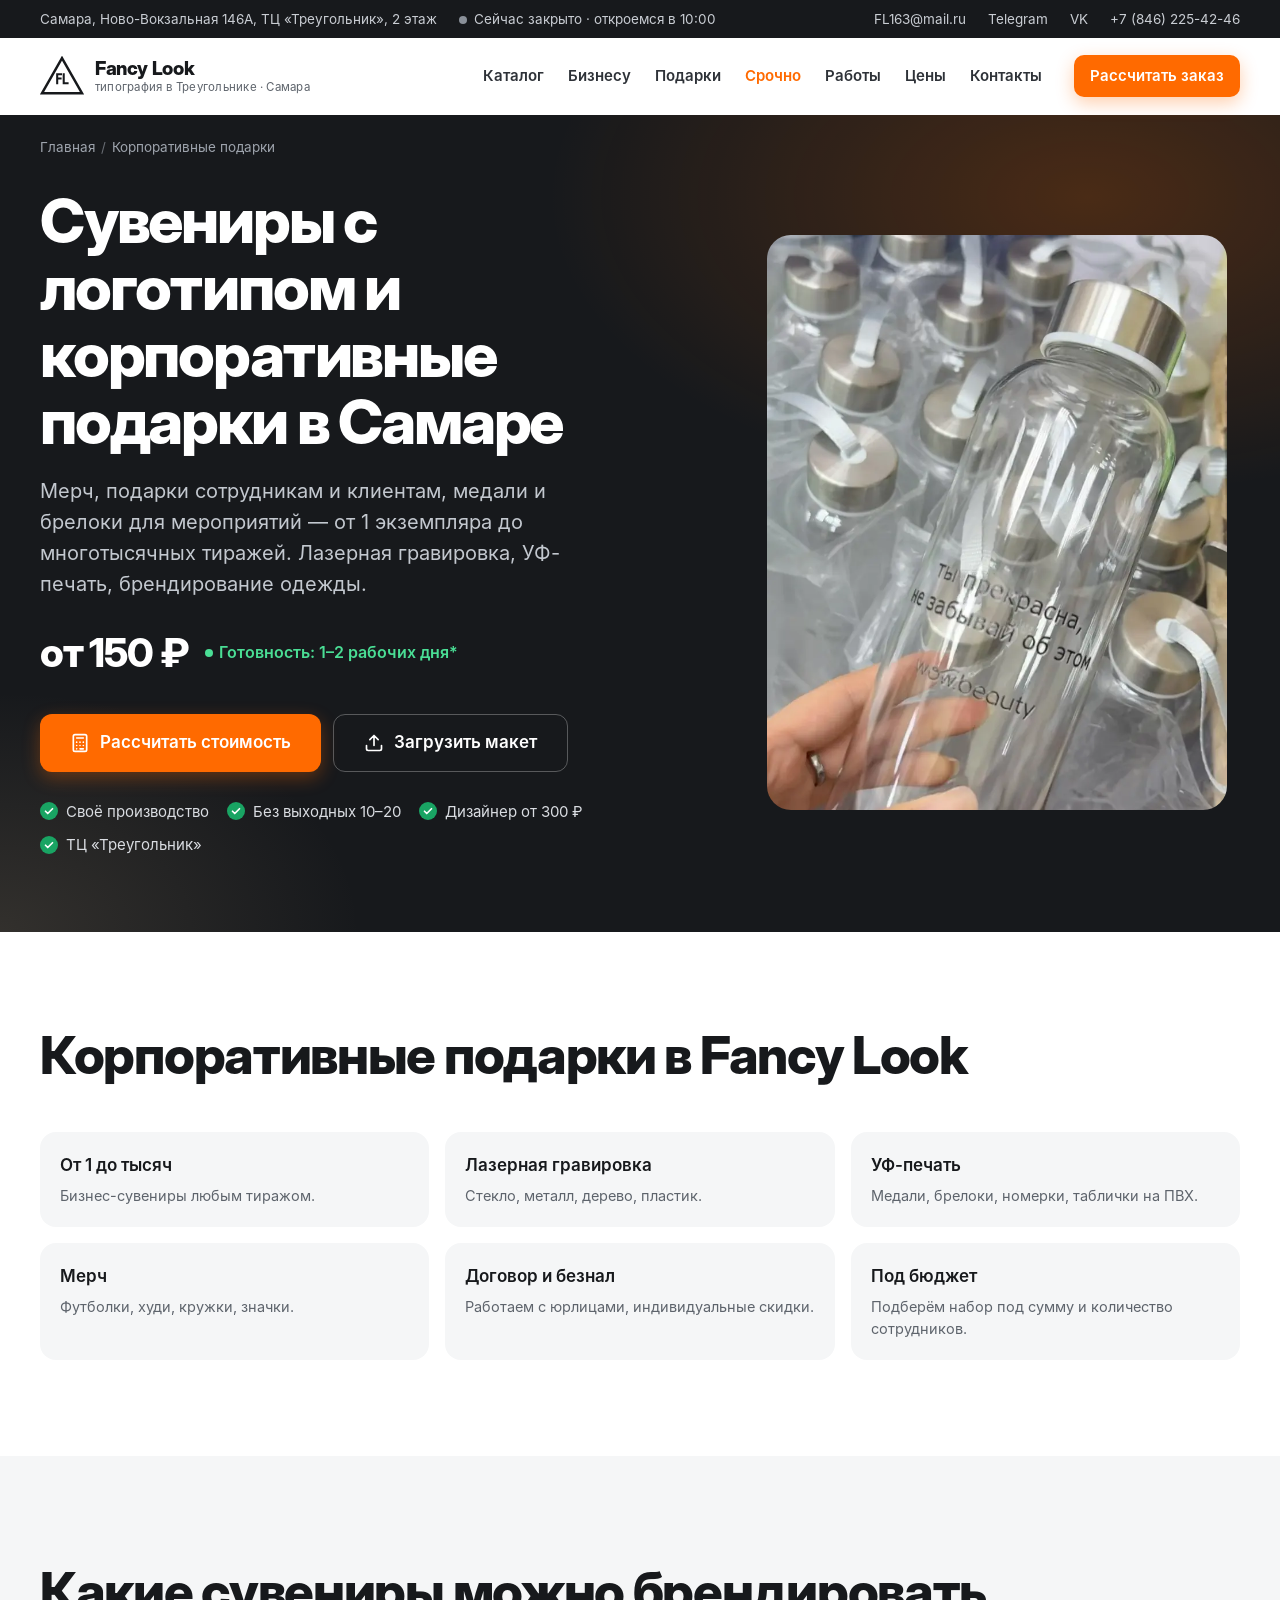
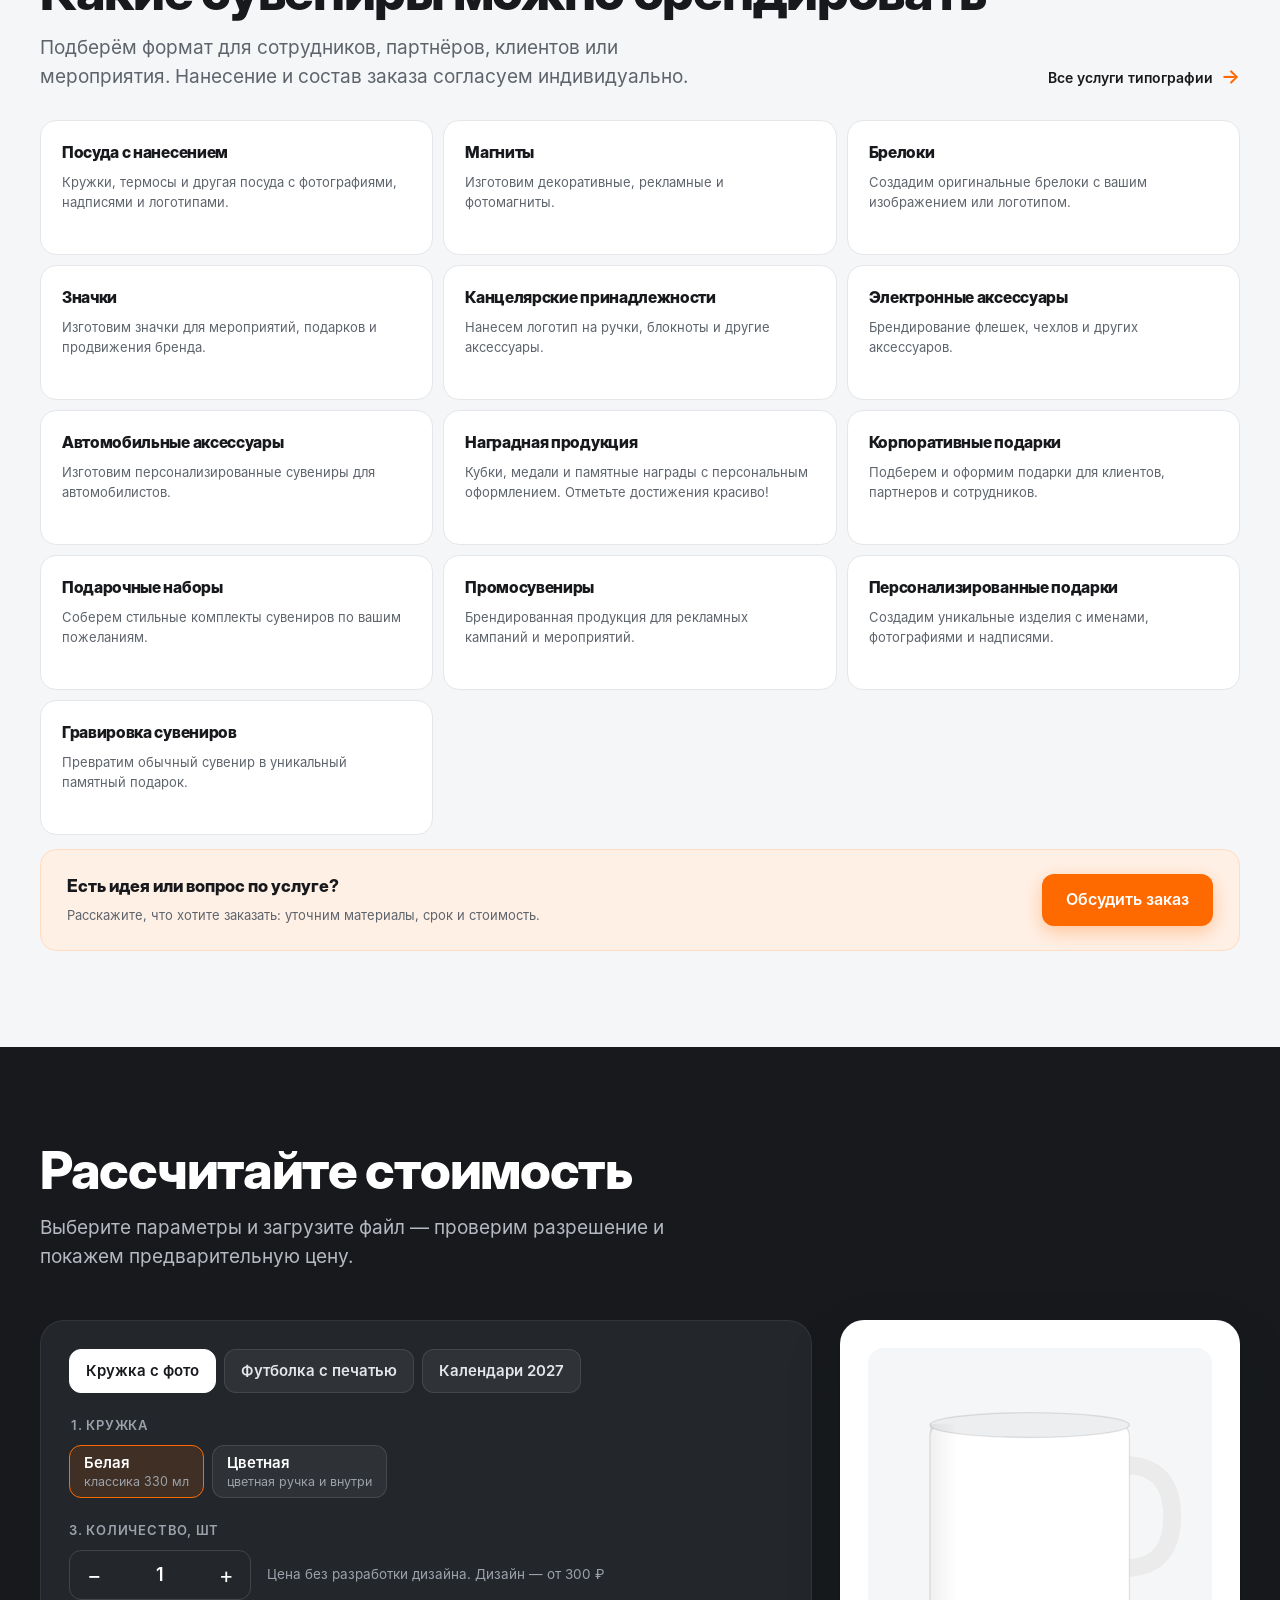
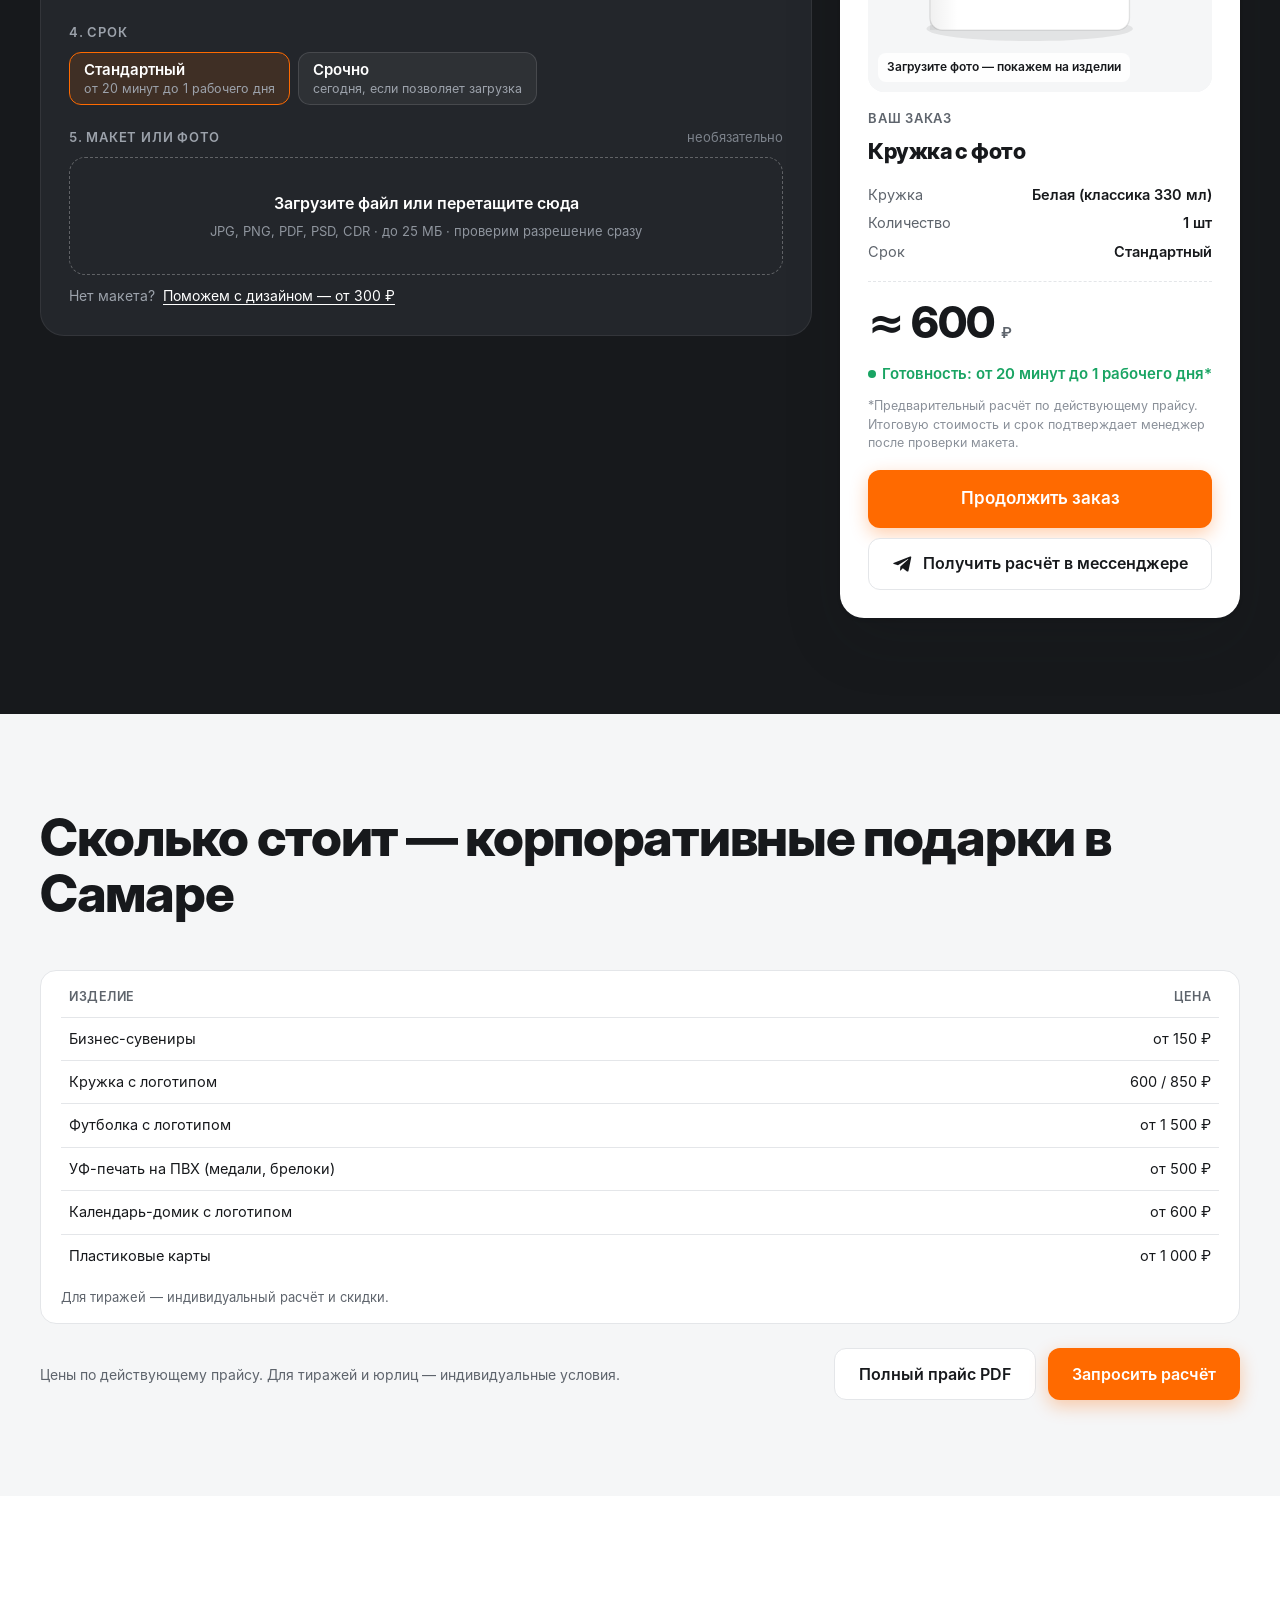
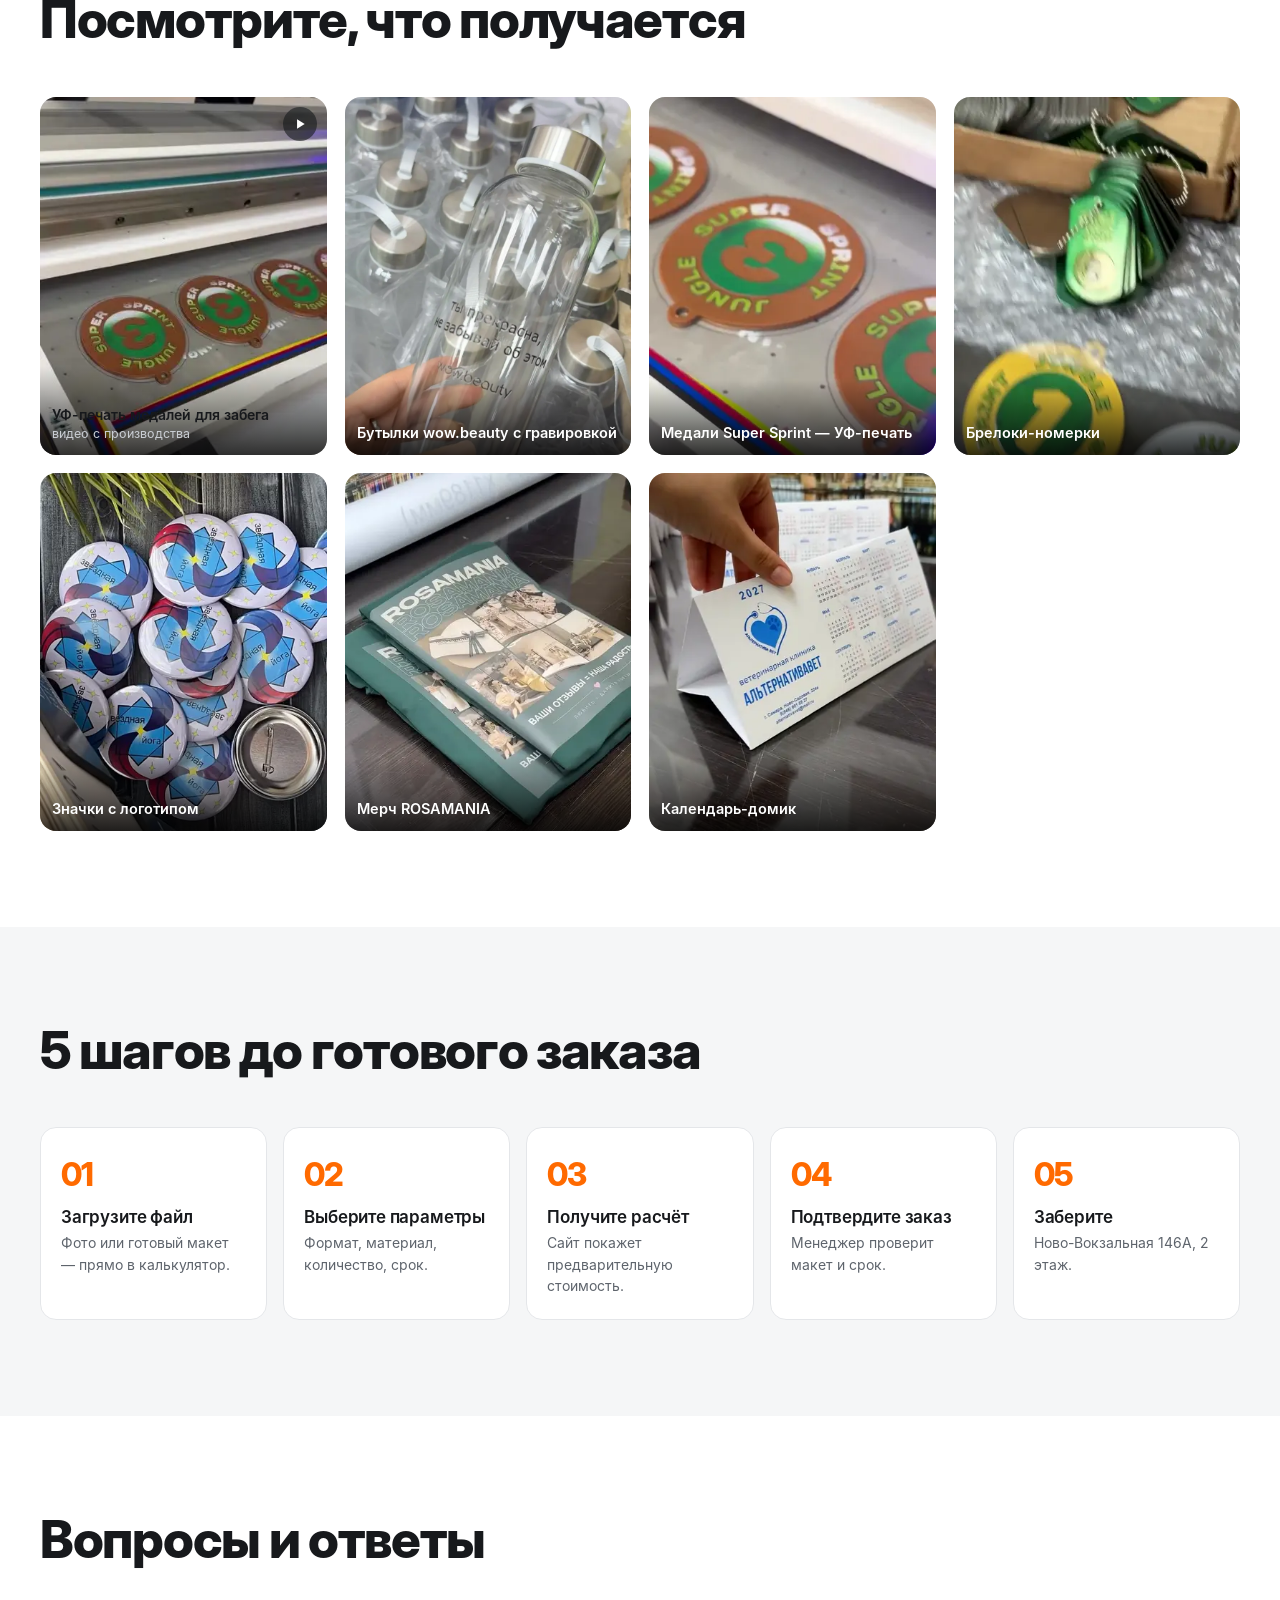
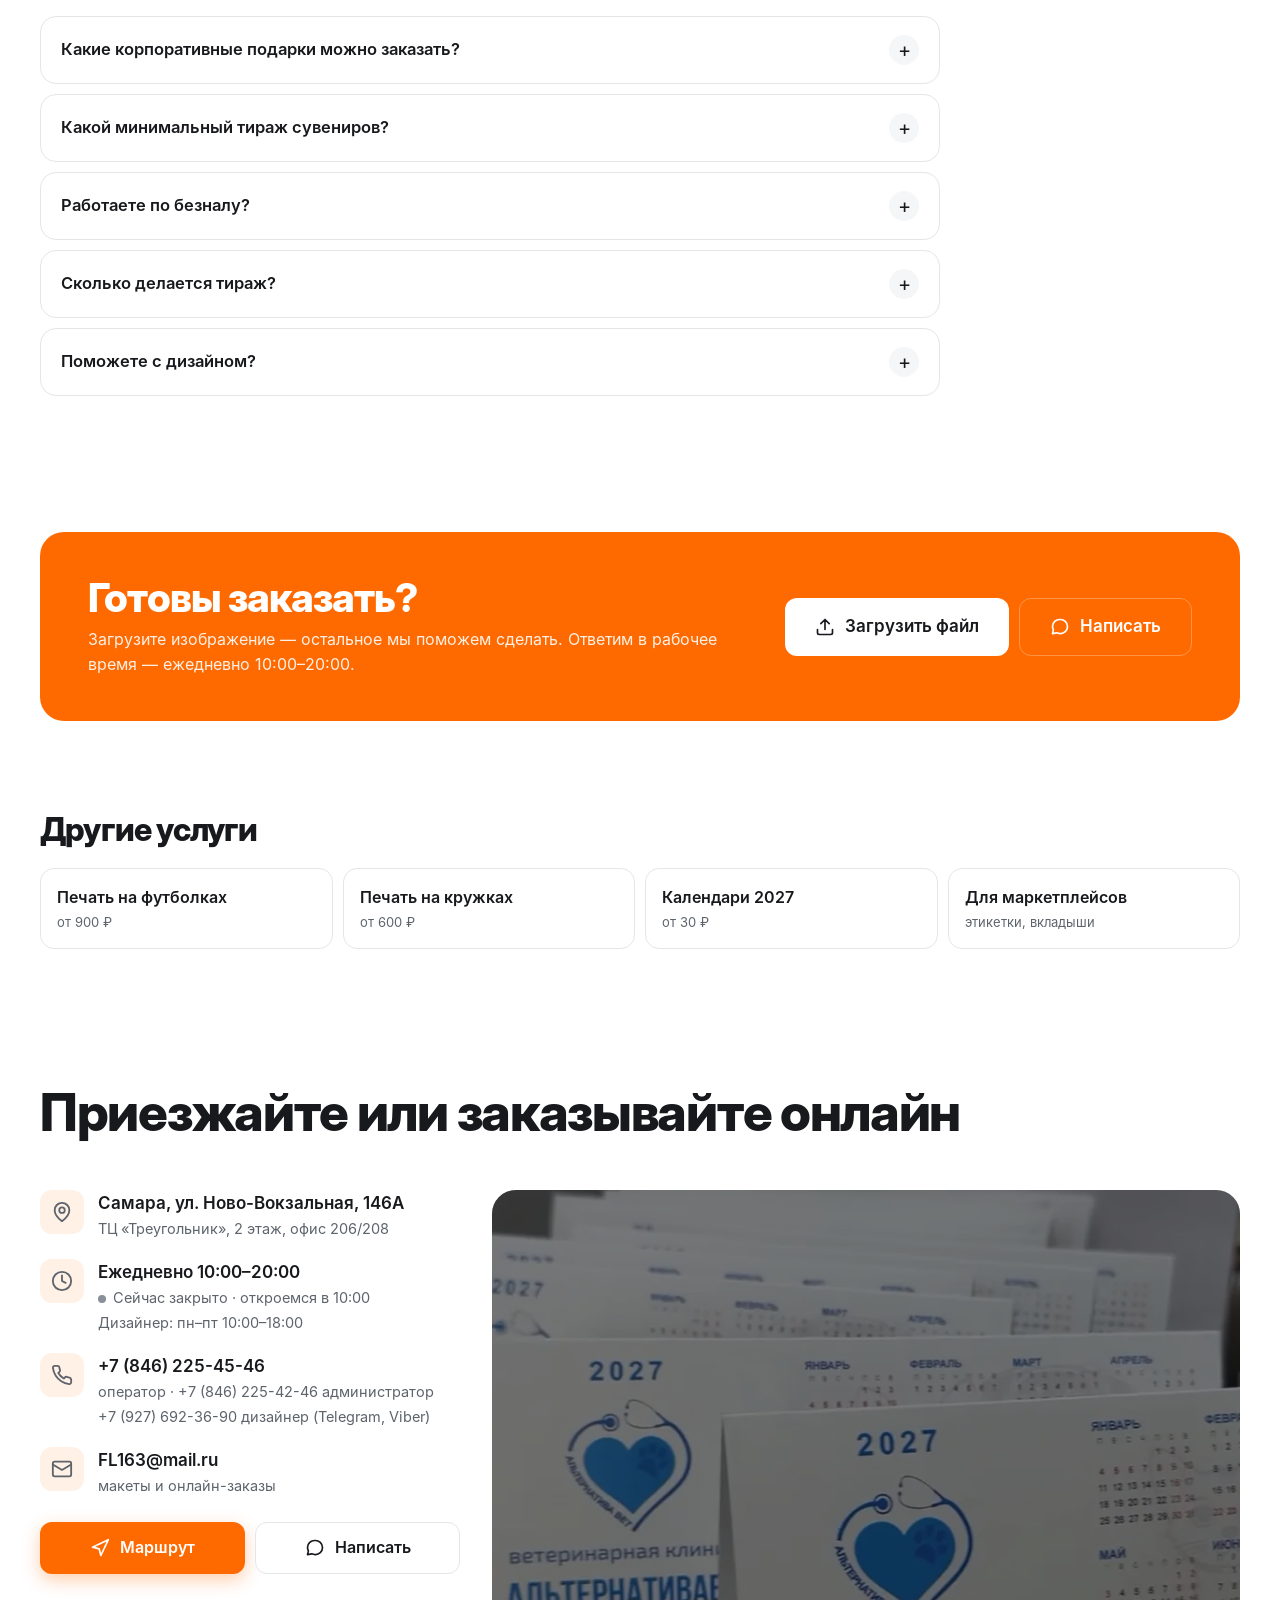
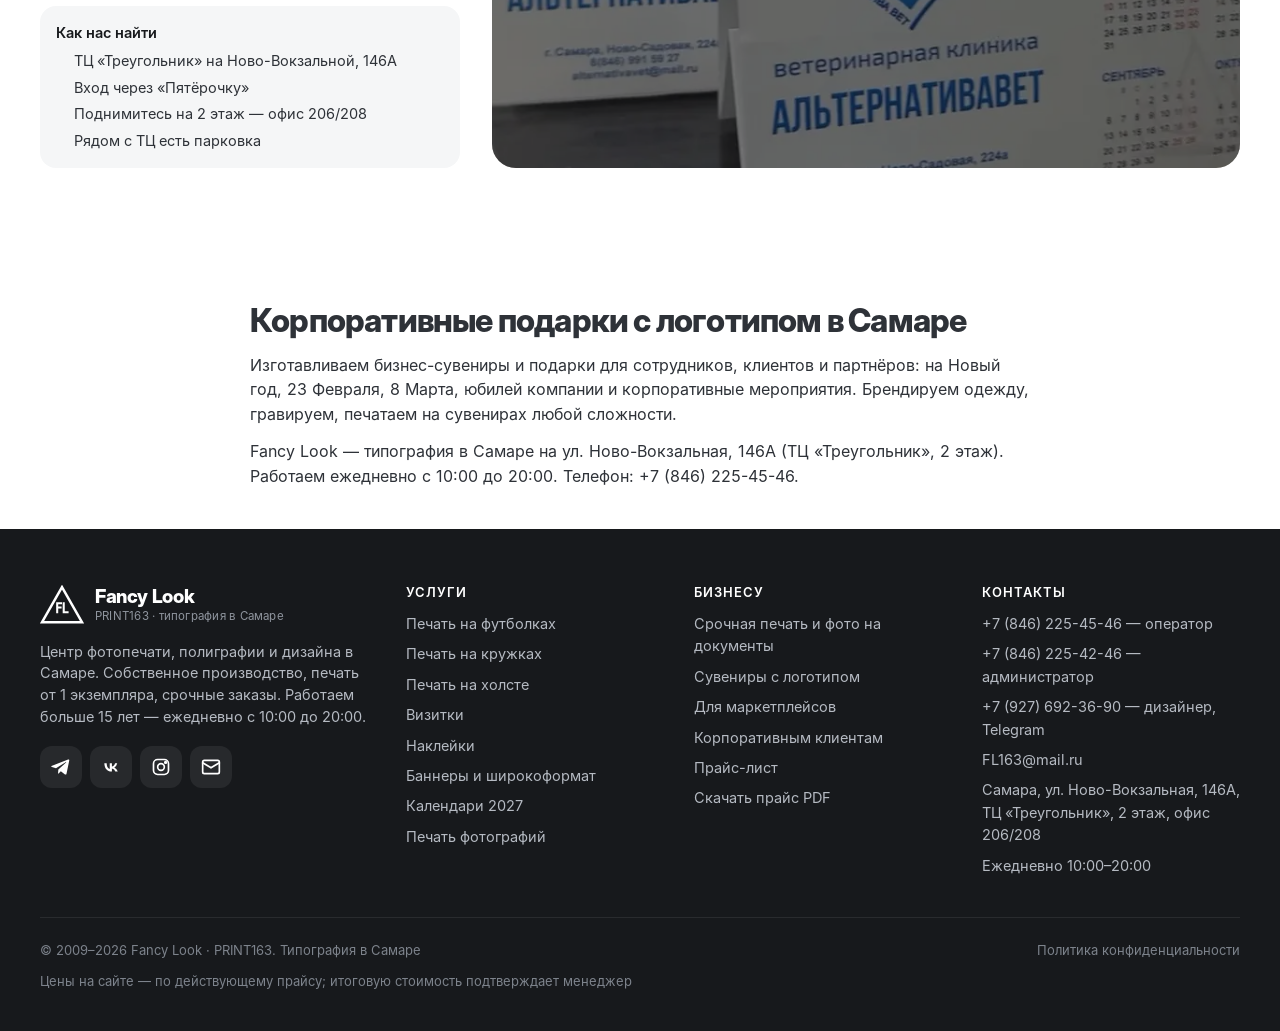
<file: korporativnye-podarki-samara/index.html>
<!doctype html>
<html lang="ru" class="no-js">
<head>
<meta charset="utf-8">
<meta name="viewport" content="width=device-width, initial-scale=1, viewport-fit=cover">
<title>Сувениры с логотипом в Самаре — корпоративные подарки от 150 ₽ | Fancy Look</title>
<meta name="description" content="Корпоративные подарки и сувениры с логотипом в Самаре: кружки, футболки, бутылки с гравировкой, календари, значки, брелоки и медали с УФ-печатью. От 1 экземпляра до тысяч. Безнал, договор.">
<meta name="robots" content="index, follow, max-image-preview:large">
<link rel="canonical" href="https://print163.ru/korporativnye-podarki-samara/">
<meta name="theme-color" content="#17191C">
<meta name="format-detection" content="telephone=no">
<meta name="geo.region" content="RU-SAM">
<meta name="geo.placename" content="Самара">
<meta property="og:type" content="website">
<meta property="og:locale" content="ru_RU">
<meta property="og:site_name" content="Fancy Look · PRINT163">
<meta property="og:title" content="Сувениры с логотипом в Самаре — корпоративные подарки от 150 ₽ | Fancy Look">
<meta property="og:description" content="Корпоративные подарки и сувениры с логотипом в Самаре: кружки, футболки, бутылки с гравировкой, календари, значки, брелоки и медали с УФ-печатью. От 1 экземпляра до тысяч. Безнал, договор.">
<meta property="og:url" content="https://print163.ru/korporativnye-podarki-samara/">
<meta property="og:image" content="https://print163.ru/assets/img/og-image.jpg">
<meta property="og:image:width" content="1200">
<meta property="og:image:height" content="630">
<meta name="twitter:card" content="summary_large_image">
<!-- Подтверждение прав: вставьте коды из Яндекс Вебмастера и Google Search Console -->
<!-- <meta name="yandex-verification" content="XXXXXXXX"> -->
<!-- <meta name="google-site-verification" content="XXXXXXXX"> -->
<link rel="icon" href="../favicon.svg" type="image/svg+xml">
<link rel="icon" href="../favicon-32.png" sizes="32x32" type="image/png">
<link rel="apple-touch-icon" href="../apple-touch-icon.png">
<link rel="manifest" href="../manifest.webmanifest">
<link rel="preload" href="../assets/fonts/interdisplay-800.woff" as="font" type="font/woff" crossorigin>
<link rel="preload" href="../assets/fonts/inter-400.woff" as="font" type="font/woff" crossorigin>
<link rel="stylesheet" href="../assets/css/style.css?v=20261109">
<link rel="alternate" type="text/plain" title="LLM summary" href="../llms.txt">
<script type="application/ld+json">{"@context":"https://schema.org","@type":"Service","name":"Сувениры с логотипом и корпоративные подарки в Самаре","serviceType":"Корпоративные подарки","description":"Корпоративные подарки и сувениры с логотипом в Самаре: кружки, футболки, бутылки с гравировкой, календари, значки, брелоки и медали с УФ-печатью. От 1 экземпляра до тысяч. Безнал, договор.","provider":{"@context":"https://schema.org","@type":"LocalBusiness","@id":"https://print163.ru/#org","additionalType":"https://www.wikidata.org/wiki/Q1251750","name":"Fancy Look — типография и центр фотопечати (PRINT163)","alternateName":["Fancy Look","PRINT163","Типография в Треугольнике","Фэнси Лук"],"description":"Типография и центр фотопечати в Самаре: печать на футболках и кружках, визитки, наклейки, баннеры, холсты, календари, фото на документы, сувениры с логотипом. Собственное производство, от 1 экземпляра, срочные заказы.","url":"https://print163.ru/","logo":"https://print163.ru/assets/img/icon-512.png","image":["https://print163.ru/assets/img/og-image.jpg","https://print163.ru/assets/img/pechat-nakleek-samara-800.jpg","https://print163.ru/assets/img/brendirovanie-futbolok-samara-800.jpg"],"telephone":"+7 (846) 225-45-46","email":"FL163@mail.ru","priceRange":"₽–₽₽","currenciesAccepted":"RUB","paymentAccepted":"Наличные, банковская карта, СБП, безналичный расчёт","address":{"@type":"PostalAddress","streetAddress":"ул. Ново-Вокзальная, 146А, ТЦ «Треугольник», 2 этаж, офис 206/208","addressLocality":"Самара","addressRegion":"Самарская область","addressCountry":"RU"},"hasMap":"https://yandex.ru/maps/?text=Самара%2C%20Ново-Вокзальная%20146А","areaServed":[{"@type":"City","name":"Самара"},{"@type":"AdministrativeArea","name":"Самарская область"}],"openingHoursSpecification":[{"@type":"OpeningHoursSpecification","dayOfWeek":["Monday","Tuesday","Wednesday","Thursday","Friday","Saturday","Sunday"],"opens":"10:00","closes":"20:00"}],"contactPoint":[{"@type":"ContactPoint","telephone":"+7 (846) 225-45-46","contactType":"customer service","areaServed":"RU","availableLanguage":"ru"},{"@type":"ContactPoint","telephone":"+7 (846) 225-42-46","contactType":"sales","areaServed":"RU","availableLanguage":"ru"},{"@type":"ContactPoint","telephone":"+7 (927) 692-36-90","contactType":"technical support","description":"Дизайнер, Telegram/Viber","availableLanguage":"ru"}],"sameAs":["https://vk.com/print163ru","https://t.me/print163","https://www.instagram.com/fl163_print/"],"knowsAbout":["оперативная полиграфия","цифровая печать","печать на футболках","сублимационная печать на кружках","широкоформатная печать","УФ-печать","лазерная гравировка","печать на холсте","фото на документы"]},"areaServed":{"@type":"City","name":"Самара"},"url":"https://print163.ru/korporativnye-podarki-samara/","image":"https://print163.ru/assets/img/gravirovka-na-butylkah-800.jpg","offers":{"@type":"AggregateOffer","priceCurrency":"RUB","lowPrice":"150","availability":"https://schema.org/InStock","url":"https://print163.ru/korporativnye-podarki-samara/"}}</script><script type="application/ld+json">{"@context":"https://schema.org","@type":"BreadcrumbList","itemListElement":[{"@type":"ListItem","position":1,"name":"Главная","item":"https://print163.ru/"},{"@type":"ListItem","position":2,"name":"Корпоративные подарки","item":"https://print163.ru/korporativnye-podarki-samara/"}]}</script><script type="application/ld+json">{"@context":"https://schema.org","@type":"FAQPage","mainEntity":[{"@type":"Question","name":"Какие корпоративные подарки можно заказать?","acceptedAnswer":{"@type":"Answer","text":"Кружки, футболки, бутылки с гравировкой, календари, значки, брелоки, медали, блокноты, пластиковые карты и наборы под ваш бюджет."}},{"@type":"Question","name":"Какой минимальный тираж сувениров?","acceptedAnswer":{"@type":"Answer","text":"От 1 экземпляра — можно сделать образец перед тиражом."}},{"@type":"Question","name":"Работаете по безналу?","acceptedAnswer":{"@type":"Answer","text":"Да, заключаем договор, выставляем счёт, предоставляем закрывающие документы."}},{"@type":"Question","name":"Сколько делается тираж?","acceptedAnswer":{"@type":"Answer","text":"Зависит от изделия и количества — обычно от 1 до нескольких рабочих дней. Подтвердим срок при расчёте."}},{"@type":"Question","name":"Поможете с дизайном?","acceptedAnswer":{"@type":"Answer","text":"Да, дизайнер адаптирует логотип под каждое изделие."}}]}</script>
<link rel="stylesheet" href="../assets/css/catalog-expand.css"><script type="application/ld+json">{"@context":"https://schema.org","@type":"OfferCatalog","name":"Какие сувениры можно брендировать","itemListElement":[{"@type":"Offer","itemOffered":{"@type":"Service","name":"Посуда с нанесением","description":"Кружки, термосы и другая посуда с фотографиями, надписями и логотипами."}},{"@type":"Offer","itemOffered":{"@type":"Service","name":"Магниты","description":"Изготовим декоративные, рекламные и фотомагниты."}},{"@type":"Offer","itemOffered":{"@type":"Service","name":"Брелоки","description":"Создадим оригинальные брелоки с вашим изображением или логотипом."}},{"@type":"Offer","itemOffered":{"@type":"Service","name":"Значки","description":"Изготовим значки для мероприятий, подарков и продвижения бренда."}},{"@type":"Offer","itemOffered":{"@type":"Service","name":"Канцелярские принадлежности","description":"Нанесем логотип на ручки, блокноты и другие аксессуары."}},{"@type":"Offer","itemOffered":{"@type":"Service","name":"Электронные аксессуары","description":"Брендирование флешек, чехлов и других аксессуаров."}},{"@type":"Offer","itemOffered":{"@type":"Service","name":"Автомобильные аксессуары","description":"Изготовим персонализированные сувениры для автомобилистов."}},{"@type":"Offer","itemOffered":{"@type":"Service","name":"Наградная продукция","description":"Кубки, медали и памятные награды с персональным оформлением. Отметьте достижения красиво!"}},{"@type":"Offer","itemOffered":{"@type":"Service","name":"Корпоративные подарки","description":"Подберем и оформим подарки для клиентов, партнеров и сотрудников."}},{"@type":"Offer","itemOffered":{"@type":"Service","name":"Подарочные наборы","description":"Соберем стильные комплекты сувениров по вашим пожеланиям."}},{"@type":"Offer","itemOffered":{"@type":"Service","name":"Промосувениры","description":"Брендированная продукция для рекламных кампаний и мероприятий."}},{"@type":"Offer","itemOffered":{"@type":"Service","name":"Персонализированные подарки","description":"Создадим уникальные изделия с именами, фотографиями и надписями."}},{"@type":"Offer","itemOffered":{"@type":"Service","name":"Гравировка сувениров","description":"Превратим обычный сувенир в уникальный памятный подарок."}}]}</script></head>
<body data-root="../" data-product="korporativnye-podarki-samara">
<a class="skip" href="#main">К содержимому</a>
<div class="topbar"><div class="container">
  <div class="topbar__l"><span>Самара, Ново-Вокзальная 146А, ТЦ «Треугольник», 2 этаж</span><span data-open-status>Ежедневно 10:00–20:00</span></div>
  <div class="topbar__r"><a href="mailto:FL163@mail.ru">FL163@mail.ru</a><a href="https://t.me/+79276923690" target="_blank" rel="noopener">Telegram</a><a href="https://vk.com/print163ru" target="_blank" rel="noopener">VK</a><a href="tel:+78462254246">+7 (846) 225-42-46</a></div>
</div></div>
<header class="header">
  <div class="container">
    <a class="logo" href="../" aria-label="Fancy Look — типография в Самаре, на главную">
      <span class="logo__mark"><svg viewBox="0 0 64 58" aria-hidden="true"><path d="M32 3 61 54H3Z" fill="none" stroke="currentColor" stroke-width="3.6"/><path fill="currentColor" d="M23.5 25h8.5v2.8h-5.5v3.4h4.9v2.8h-4.9V41h-3zM33 25h3v13.2h5.6V41H33z"/></svg></span>
      <span class="logo__txt"><span class="logo__name">Fancy Look</span><span class="logo__desc">типография в Треугольнике · Самара</span></span>
    </a>
    <nav class="nav" aria-label="Основное меню"><ul><li><a href="../#catalog">Каталог</a></li><li><a href="../#business">Бизнесу</a></li><li><a href="../#gifts">Подарки</a></li><li><a href="../srochnaya-pechat-samara/" class="is-hot">Срочно</a></li><li><a href="../#works">Работы</a></li><li><a href="../#price">Цены</a></li><li><a href="../#contacts">Контакты</a></li></ul></nav>
    <a class="header__phone" href="tel:+78462254546">+7 (846) 225-45-46<small>ежедневно 10:00–20:00</small></a>
    <a class="btn btn--primary btn--sm header__cta" href="../#calc" data-calc-open="">Рассчитать заказ</a>
    <a class="header__call" href="tel:+78462254546" aria-label="Позвонить +7 (846) 225-45-46"><svg viewBox="0 0 24 24" fill="none" stroke="currentColor" stroke-width="2" stroke-linecap="round" stroke-linejoin="round" aria-hidden="true"><path d="M22 16.9v3a2 2 0 0 1-2.2 2 19.8 19.8 0 0 1-8.6-3.1 19.5 19.5 0 0 1-6-6A19.8 19.8 0 0 1 2.1 4.2 2 2 0 0 1 4.1 2h3a2 2 0 0 1 2 1.7c.1.9.4 1.8.7 2.7a2 2 0 0 1-.5 2.1L8 9.8a16 16 0 0 0 6 6l1.3-1.3a2 2 0 0 1 2.1-.4c.9.3 1.8.6 2.7.7a2 2 0 0 1 1.7 2z"/></svg></a>
    <button class="burger" type="button" aria-label="Меню" aria-expanded="false" aria-controls="mnav"><span></span></button>
  </div>
</header>
<div class="mnav" id="mnav">
  <div class="mnav__group">Разделы</div><a href="../#catalog">Каталог</a><a href="../#business">Бизнесу</a><a href="../#gifts">Подарки</a><a href="../srochnaya-pechat-samara/">Срочно</a><a href="../#works">Работы</a><a href="../#price">Цены</a><a href="../#contacts">Контакты</a>
  <div class="mnav__group">Популярные услуги</div><a href="../pechat-na-futbolkah-samara/">Печать на футболках</a><a href="../pechat-na-kruzhkah-samara/">Печать на кружках</a><a href="../pechat-na-holste-samara/">Печать на холсте</a><a href="../pechat-vizitok-samara/">Визитки</a><a href="../pechat-nakleek-samara/">Наклейки</a><a href="../pechat-bannerov-samara/">Баннеры и широкоформат</a><a href="../kalendari-samara/">Календари 2027</a><a href="../fotopechat-samara/">Печать фотографий</a><a href="../srochnaya-pechat-samara/">Срочная печать и фото на документы</a><a href="../korporativnye-podarki-samara/">Сувениры с логотипом</a><a href="../pechat-dlya-marketpleysov-samara/">Для маркетплейсов</a>
  <div class="mnav__contacts">
    <a class="btn btn--primary" href="tel:+78462254546"><svg viewBox="0 0 24 24" fill="none" stroke="currentColor" stroke-width="2" stroke-linecap="round" stroke-linejoin="round" aria-hidden="true"><path d="M22 16.9v3a2 2 0 0 1-2.2 2 19.8 19.8 0 0 1-8.6-3.1 19.5 19.5 0 0 1-6-6A19.8 19.8 0 0 1 2.1 4.2 2 2 0 0 1 4.1 2h3a2 2 0 0 1 2 1.7c.1.9.4 1.8.7 2.7a2 2 0 0 1-.5 2.1L8 9.8a16 16 0 0 0 6 6l1.3-1.3a2 2 0 0 1 2.1-.4c.9.3 1.8.6 2.7.7a2 2 0 0 1 1.7 2z"/></svg> +7 (846) 225-45-46</a>
    <button class="btn btn--ghost" type="button" data-msgr><svg viewBox="0 0 24 24" fill="none" stroke="currentColor" stroke-width="2" stroke-linecap="round" stroke-linejoin="round" aria-hidden="true"><path d="M21 11.5a8.4 8.4 0 0 1-9 8.4 8.6 8.6 0 0 1-3.8-.9L3 20l1.1-4.6A8.4 8.4 0 0 1 3 11.5 8.5 8.5 0 0 1 12 3a8.5 8.5 0 0 1 9 8.5z"/></svg> Написать в мессенджер</button>
  </div>
</div>
<main id="main">
<section class="hero">
  <div class="container">
    <nav class="crumbs" aria-label="Хлебные крошки"><a href="../">Главная</a><span>/</span>Корпоративные подарки</nav>
    <div class="lhero">
      <div>
        <h1>Сувениры с логотипом и корпоративные подарки в Самаре</h1>
        <p class="hero__lead">Мерч, подарки сотрудникам и клиентам, медали и брелоки для мероприятий — от 1 экземпляра до многотысячных тиражей. Лазерная гравировка, УФ-печать, брендирование одежды.</p>
        <div class="lhero__price"><b>от 150 ₽</b><span class="ready">Готовность: 1–2 рабочих дня*</span></div>
        <div class="hero__cta">
          <a class="btn btn--primary btn--lg" href="#calc" data-calc-open="mug"><svg viewBox="0 0 24 24" fill="none" stroke="currentColor" stroke-width="2" stroke-linecap="round" stroke-linejoin="round" aria-hidden="true"><rect x="4" y="2" width="16" height="20" rx="2"/><path d="M8 6h8M8 11h.01M12 11h.01M16 11h.01M8 15h.01M12 15h.01M16 15h.01M8 19h.01M12 19h4"/></svg> Рассчитать стоимость</a>
          <a class="btn btn--ghost-light btn--lg" href="#calc" data-upload><svg viewBox="0 0 24 24" fill="none" stroke="currentColor" stroke-width="2" stroke-linecap="round" stroke-linejoin="round" aria-hidden="true"><path d="M21 15v4a2 2 0 0 1-2 2H5a2 2 0 0 1-2-2v-4M17 8l-5-5-5 5M12 3v12"/></svg> Загрузить макет</a>
        </div>
        <ul class="hero__checks"><li>Своё производство</li><li>Без выходных 10–20</li><li>Дизайнер от 300 ₽</li><li>ТЦ «Треугольник»</li></ul>
      </div>
      <div class="lhero__img"><picture><source type="image/webp" srcset="../assets/img/gravirovka-na-butylkah-400.webp 400w, ../assets/img/gravirovka-na-butylkah-800.webp 800w" sizes="(min-width:1024px) 460px, 100vw"><img src="../assets/img/gravirovka-na-butylkah-800.jpg" width="800" height="1000" alt="Бутылки с гравировкой логотипа — корпоративные подарки Fancy Look" fetchpriority="high" decoding="async"></picture></div>
    </div>
  </div>
</section>

<section class="section">
  <div class="container">
    <div class="sec-head rv"><h2 class="h-sec">Корпоративные подарки в Fancy Look</h2></div>
    <ul class="feat"><li class="rv"><b>От 1 до тысяч</b><span>Бизнес-сувениры любым тиражом.</span></li><li class="rv"><b>Лазерная гравировка</b><span>Стекло, металл, дерево, пластик.</span></li><li class="rv"><b>УФ-печать</b><span>Медали, брелоки, номерки, таблички на ПВХ.</span></li><li class="rv"><b>Мерч</b><span>Футболки, худи, кружки, значки.</span></li><li class="rv"><b>Договор и безнал</b><span>Работаем с юрлицами, индивидуальные скидки.</span></li><li class="rv"><b>Под бюджет</b><span>Подберём набор под сумму и количество сотрудников.</span></li></ul>
  </div>
</section>

<section class="topic-services section section--gray" id="services-detail"><div class="container"><div class="topic-header"><div><h2 class="h-sec">Какие сувениры можно брендировать</h2><p class="sub">Подберём формат для сотрудников, партнёров, клиентов или мероприятия. Нанесение и состав заказа согласуем индивидуально.</p></div><a class="topic-all" href="../uslugi/">Все услуги типографии <span aria-hidden="true">→</span></a></div><div class="topic-grid"><article class="topic-card"><h3>Посуда с нанесением</h3><p>Кружки, термосы и другая посуда с фотографиями, надписями и логотипами.</p></article><article class="topic-card"><h3>Магниты</h3><p>Изготовим декоративные, рекламные и фотомагниты.</p></article><article class="topic-card"><h3>Брелоки</h3><p>Создадим оригинальные брелоки с вашим изображением или логотипом.</p></article><article class="topic-card"><h3>Значки</h3><p>Изготовим значки для мероприятий, подарков и продвижения бренда.</p></article><article class="topic-card"><h3>Канцелярские принадлежности</h3><p>Нанесем логотип на ручки, блокноты и другие аксессуары.</p></article><article class="topic-card"><h3>Электронные аксессуары</h3><p>Брендирование флешек, чехлов и других аксессуаров.</p></article><article class="topic-card"><h3>Автомобильные аксессуары</h3><p>Изготовим персонализированные сувениры для автомобилистов.</p></article><article class="topic-card"><h3>Наградная продукция</h3><p>Кубки, медали и памятные награды с персональным оформлением. Отметьте достижения красиво!</p></article><article class="topic-card"><h3>Корпоративные подарки</h3><p>Подберем и оформим подарки для клиентов, партнеров и сотрудников.</p></article><article class="topic-card"><h3>Подарочные наборы</h3><p>Соберем стильные комплекты сувениров по вашим пожеланиям.</p></article><article class="topic-card"><h3>Промосувениры</h3><p>Брендированная продукция для рекламных кампаний и мероприятий.</p></article><article class="topic-card"><h3>Персонализированные подарки</h3><p>Создадим уникальные изделия с именами, фотографиями и надписями.</p></article><article class="topic-card"><h3>Гравировка сувениров</h3><p>Превратим обычный сувенир в уникальный памятный подарок.</p></article></div><div class="topic-cta"><div><strong>Есть идея или вопрос по услуге?</strong><p>Расскажите, что хотите заказать: уточним материалы, срок и стоимость.</p></div><a class="btn btn--primary" href="https://t.me/print163" target="_blank" rel="noopener">Обсудить заказ</a></div></div></section>
<section class="section section--dark" id="calc">
  <div class="container">
    <div class="sec-head rv"><h2 class="h-sec">Рассчитайте стоимость</h2><p class="sub">Выберите параметры и загрузите файл — проверим разрешение и покажем предварительную цену.</p></div>
    <div class="calc" data-calc data-products="mug,tshirt,calendar" data-default="mug">
  <div class="calc__main">
    <div class="calc__tabs" role="tablist" aria-label="Что печатаем"></div>
    <div class="calc__body"></div>
  </div>
  <aside class="calc__aside" aria-live="polite">
    <div class="summary">
      <div class="preview"></div>
      <div class="summary__title">Ваш заказ</div>
      <div class="summary__name"></div>
      <dl></dl>
      <div class="summary__total">
        <div class="summary__price"></div>
        <div class="summary__unit"></div>
        <div class="ready"></div>
      </div>
      <p class="summary__note">*Предварительный расчёт по действующему прайсу. Итоговую стоимость и срок подтверждает менеджер после проверки макета.</p>
      <div class="summary__btns">
        <button type="button" class="btn btn--primary btn--lg" data-calc-order>Продолжить заказ</button>
        <button type="button" class="btn btn--ghost" data-calc-msgr><svg viewBox="0 0 24 24" fill="currentColor" aria-hidden="true"><path d="M21.9 4.3 18.6 20c-.2 1.1-.9 1.4-1.8.9l-5-3.7-2.4 2.3c-.3.3-.5.5-1 .5l.4-5.1 9.3-8.4c.4-.4-.1-.6-.6-.2L6 13.5l-4.9-1.5c-1.1-.3-1.1-1.1.2-1.6L20.5 3c.9-.3 1.7.2 1.4 1.3z"/></svg> Получить расчёт в мессенджере</button>
      </div>
    </div>
  </aside>
</div>
  </div>
</section>

<section class="section section--gray" id="price">
  <div class="container">
    <div class="sec-head rv"><h2 class="h-sec">Сколько стоит — корпоративные подарки в Самаре</h2></div>
    <div class="acc rv" style="padding:6px 20px 16px"><div class="acc__body" style="padding:0"><table class="pt"><thead><tr><th>Изделие</th><th>Цена</th></tr></thead><tbody><tr><td>Бизнес-сувениры</td><td>от 150 ₽</td></tr><tr><td>Кружка с логотипом</td><td>600 / 850 ₽</td></tr><tr><td>Футболка с логотипом</td><td>от 1 500 ₽</td></tr><tr><td>УФ-печать на ПВХ (медали, брелоки)</td><td>от 500 ₽</td></tr><tr><td>Календарь-домик с логотипом</td><td>от 600 ₽</td></tr><tr><td>Пластиковые карты</td><td>от 1 000 ₽</td></tr></tbody></table><p class="pt-note">Для тиражей — индивидуальный расчёт и скидки.</p></div></div>
    <div class="price-cta"><p>Цены по действующему прайсу. Для тиражей и юрлиц — индивидуальные условия.</p><a class="btn btn--ghost" href="../assets/price/pamyatka_klienta.pdf" target="_blank" rel="noopener">Полный прайс PDF</a><button type="button" class="btn btn--primary" data-order="Корпоративные подарки">Запросить расчёт</button></div>
  </div>
</section>

<section class="section" id="works">
  <div class="container">
    <div class="sec-head rv"><h2 class="h-sec">Посмотрите, что получается</h2></div>
    <div class="works"><figure class="reel rv" style="aspect-ratio:4/5"><video data-auto data-src="../assets/video/uf-pechat.mp4" poster="../assets/video/uf-pechat.webp" muted loop playsinline preload="none" aria-label="Видео: УФ-печать медалей для забега"></video><span class="reel__play"><svg viewBox="0 0 24 24" fill="currentColor" aria-hidden="true"><path d="M7 4v16l13-8z"/></svg></span><figcaption>УФ-печать медалей для забега<small>видео с производства</small></figcaption></figure><figure class="work rv" tabindex="0"><picture><source type="image/webp" srcset="../assets/img/gravirovka-na-butylkah-400.webp 400w, ../assets/img/gravirovka-na-butylkah-800.webp 800w" sizes="(min-width:1100px) 300px, (min-width:768px) 33vw, 50vw"><img src="../assets/img/gravirovka-na-butylkah-800.jpg" width="800" height="1000" alt="Бутылки wow.beauty с гравировкой" loading="lazy" decoding="async"></picture><figcaption>Бутылки wow.beauty с гравировкой</figcaption></figure><figure class="work rv" tabindex="0"><picture><source type="image/webp" srcset="../assets/img/uf-pechat-medali-samara-400.webp 400w, ../assets/img/uf-pechat-medali-samara-800.webp 800w" sizes="(min-width:1100px) 300px, (min-width:768px) 33vw, 50vw"><img src="../assets/img/uf-pechat-medali-samara-800.jpg" width="800" height="1000" alt="Медали Super Sprint — УФ-печать" loading="lazy" decoding="async"></picture><figcaption>Медали Super Sprint — УФ-печать</figcaption></figure><figure class="work rv" tabindex="0"><picture><source type="image/webp" srcset="../assets/img/brelki-s-logotipom-400.webp 400w, ../assets/img/brelki-s-logotipom-800.webp 800w" sizes="(min-width:1100px) 300px, (min-width:768px) 33vw, 50vw"><img src="../assets/img/brelki-s-logotipom-800.jpg" width="800" height="1000" alt="Брелоки-номерки" loading="lazy" decoding="async"></picture><figcaption>Брелоки-номерки</figcaption></figure><figure class="work rv" tabindex="0"><picture><source type="image/webp" srcset="../assets/img/znachki-na-zakaz-samara-400.webp 400w, ../assets/img/znachki-na-zakaz-samara-800.webp 800w" sizes="(min-width:1100px) 300px, (min-width:768px) 33vw, 50vw"><img src="../assets/img/znachki-na-zakaz-samara-800.jpg" width="800" height="1000" alt="Значки с логотипом" loading="lazy" decoding="async"></picture><figcaption>Значки с логотипом</figcaption></figure><figure class="work rv" tabindex="0"><picture><source type="image/webp" srcset="../assets/img/brendirovanie-futbolok-samara-400.webp 400w, ../assets/img/brendirovanie-futbolok-samara-800.webp 800w" sizes="(min-width:1100px) 300px, (min-width:768px) 33vw, 50vw"><img src="../assets/img/brendirovanie-futbolok-samara-800.jpg" width="800" height="1000" alt="Мерч ROSAMANIA" loading="lazy" decoding="async"></picture><figcaption>Мерч ROSAMANIA</figcaption></figure><figure class="work rv" tabindex="0"><picture><source type="image/webp" srcset="../assets/img/kalendar-domik-s-logotipom-400.webp 400w, ../assets/img/kalendar-domik-s-logotipom-800.webp 800w" sizes="(min-width:1100px) 300px, (min-width:768px) 33vw, 50vw"><img src="../assets/img/kalendar-domik-s-logotipom-800.jpg" width="800" height="1000" alt="Календарь-домик" loading="lazy" decoding="async"></picture><figcaption>Календарь-домик</figcaption></figure></div>
  </div>
</section>

<section class="section section--gray">
  <div class="container">
    <div class="sec-head rv"><h2 class="h-sec">5 шагов до готового заказа</h2></div>
    <ol class="steps">
      <li class="step rv"><h3>Загрузите файл</h3><p>Фото или готовый макет — прямо в калькулятор.</p></li>
      <li class="step rv"><h3>Выберите параметры</h3><p>Формат, материал, количество, срок.</p></li>
      <li class="step rv"><h3>Получите расчёт</h3><p>Сайт покажет предварительную стоимость.</p></li>
      <li class="step rv"><h3>Подтвердите заказ</h3><p>Менеджер проверит макет и срок.</p></li>
      <li class="step rv"><h3>Заберите</h3><p>Ново-Вокзальная 146А, 2 этаж.</p></li>
    </ol>
  </div>
</section>

<section class="section" id="faq">
  <div class="container">
    <div class="sec-head rv"><h2 class="h-sec">Вопросы и ответы</h2></div>
    <div class="faq"><details class="acc"><summary>Какие корпоративные подарки можно заказать?</summary><div class="acc__body"><p>Кружки, футболки, бутылки с гравировкой, календари, значки, брелоки, медали, блокноты, пластиковые карты и наборы под ваш бюджет.</p></div></details><details class="acc"><summary>Какой минимальный тираж сувениров?</summary><div class="acc__body"><p>От 1 экземпляра — можно сделать образец перед тиражом.</p></div></details><details class="acc"><summary>Работаете по безналу?</summary><div class="acc__body"><p>Да, заключаем договор, выставляем счёт, предоставляем закрывающие документы.</p></div></details><details class="acc"><summary>Сколько делается тираж?</summary><div class="acc__body"><p>Зависит от изделия и количества — обычно от 1 до нескольких рабочих дней. Подтвердим срок при расчёте.</p></div></details><details class="acc"><summary>Поможете с дизайном?</summary><div class="acc__body"><p>Да, дизайнер адаптирует логотип под каждое изделие.</p></div></details></div>
  </div>
</section>

<section class="section section--tight">
  <div class="container">
    <div class="final rv">
      <div><h2>Готовы заказать?</h2><p>Загрузите изображение — остальное мы поможем сделать. Ответим в рабочее время — ежедневно 10:00–20:00.</p></div>
      <div class="final__btns"><a class="btn btn--white btn--lg" href="#calc" data-upload><svg viewBox="0 0 24 24" fill="none" stroke="currentColor" stroke-width="2" stroke-linecap="round" stroke-linejoin="round" aria-hidden="true"><path d="M21 15v4a2 2 0 0 1-2 2H5a2 2 0 0 1-2-2v-4M17 8l-5-5-5 5M12 3v12"/></svg> Загрузить файл</a><button type="button" class="btn btn--ghost-light btn--lg" data-msgr><svg viewBox="0 0 24 24" fill="none" stroke="currentColor" stroke-width="2" stroke-linecap="round" stroke-linejoin="round" aria-hidden="true"><path d="M21 11.5a8.4 8.4 0 0 1-9 8.4 8.6 8.6 0 0 1-3.8-.9L3 20l1.1-4.6A8.4 8.4 0 0 1 3 11.5 8.5 8.5 0 0 1 12 3a8.5 8.5 0 0 1 9 8.5z"/></svg> Написать</button></div>
    </div>
  </div>
</section>

<section class="section section--tight">
  <div class="container">
    <h2 class="h-sec" style="font-size:clamp(24px,3vw,32px);margin-bottom:20px">Другие услуги</h2>
    <div class="related"><a href="../pechat-na-futbolkah-samara/">Печать на футболках<small>от 900 ₽</small></a><a href="../pechat-na-kruzhkah-samara/">Печать на кружках<small>от 600 ₽</small></a><a href="../kalendari-samara/">Календари 2027<small>от 30 ₽</small></a><a href="../pechat-dlya-marketpleysov-samara/">Для маркетплейсов<small>этикетки, вкладыши</small></a></div>
  </div>
</section>

<section class="section" id="contacts">
  <div class="container">
    <div class="sec-head rv"><h2 class="h-sec">Приезжайте или заказывайте онлайн</h2></div>
    <div class="contacts">
      <div class="cinfo rv">
        <div class="cinfo__item"><span class="cinfo__ic"><svg viewBox="0 0 24 24" fill="none" stroke="currentColor" stroke-width="2" stroke-linecap="round" stroke-linejoin="round" aria-hidden="true"><path d="M20 10c0 6-8 12-8 12s-8-6-8-12a8 8 0 0 1 16 0z"/><circle cx="12" cy="10" r="3"/></svg></span><div><b>Самара, ул. Ново-Вокзальная, 146А</b><span>ТЦ «Треугольник», 2 этаж, офис 206/208</span></div></div>
        <div class="cinfo__item"><span class="cinfo__ic"><svg viewBox="0 0 24 24" fill="none" stroke="currentColor" stroke-width="2" stroke-linecap="round" stroke-linejoin="round" aria-hidden="true"><circle cx="12" cy="12" r="10"/><path d="M12 6v6l4 2"/></svg></span><div><b>Ежедневно 10:00–20:00</b><span data-open-status>без выходных</span><br><span>Дизайнер: пн–пт 10:00–18:00</span></div></div>
        <div class="cinfo__item"><span class="cinfo__ic"><svg viewBox="0 0 24 24" fill="none" stroke="currentColor" stroke-width="2" stroke-linecap="round" stroke-linejoin="round" aria-hidden="true"><path d="M22 16.9v3a2 2 0 0 1-2.2 2 19.8 19.8 0 0 1-8.6-3.1 19.5 19.5 0 0 1-6-6A19.8 19.8 0 0 1 2.1 4.2 2 2 0 0 1 4.1 2h3a2 2 0 0 1 2 1.7c.1.9.4 1.8.7 2.7a2 2 0 0 1-.5 2.1L8 9.8a16 16 0 0 0 6 6l1.3-1.3a2 2 0 0 1 2.1-.4c.9.3 1.8.6 2.7.7a2 2 0 0 1 1.7 2z"/></svg></span><div><b><a href="tel:+78462254546">+7 (846) 225-45-46</a></b><span>оператор · </span><a class="s" href="tel:+78462254246">+7 (846) 225-42-46</a><span> администратор</span><br><a class="s" href="tel:+79276923690">+7 (927) 692-36-90</a><span> дизайнер (Telegram, Viber)</span></div></div>
        <div class="cinfo__item"><span class="cinfo__ic"><svg viewBox="0 0 24 24" fill="none" stroke="currentColor" stroke-width="2" stroke-linecap="round" stroke-linejoin="round" aria-hidden="true"><rect x="2" y="4" width="20" height="16" rx="2"/><path d="m22 7-10 6L2 7"/></svg></span><div><b><a href="mailto:FL163@mail.ru">FL163@mail.ru</a></b><span>макеты и онлайн-заказы</span></div></div>
        <div class="cinfo__btns"><a class="btn btn--primary" href="https://yandex.ru/maps/?text=Самара%2C%20Ново-Вокзальная%20146А" target="_blank" rel="noopener"><svg viewBox="0 0 24 24" fill="none" stroke="currentColor" stroke-width="2" stroke-linecap="round" stroke-linejoin="round" aria-hidden="true"><path d="m3 11 19-9-9 19-2-8z"/></svg> Маршрут</a><button class="btn btn--ghost" type="button" data-msgr><svg viewBox="0 0 24 24" fill="none" stroke="currentColor" stroke-width="2" stroke-linecap="round" stroke-linejoin="round" aria-hidden="true"><path d="M21 11.5a8.4 8.4 0 0 1-9 8.4 8.6 8.6 0 0 1-3.8-.9L3 20l1.1-4.6A8.4 8.4 0 0 1 3 11.5 8.5 8.5 0 0 1 12 3a8.5 8.5 0 0 1 9 8.5z"/></svg> Написать</button></div>
        <div class="how"><b>Как нас найти</b><ol><li>ТЦ «Треугольник» на Ново-Вокзальной, 146А</li><li>Вход через «Пятёрочку»</li><li>Поднимитесь на 2 этаж — офис 206/208</li><li>Рядом с ТЦ есть парковка</li></ol></div>
      </div>
      <div class="map rv" data-map role="region" aria-label="Карта проезда"><div class="map__load"><b style="font-size:20px">Fancy Look на карте</b><span>Ново-Вокзальная, 146А, ТЦ «Треугольник»</span><span class="btn btn--white btn--sm">Показать карту</span></div></div>
    </div>
  </div>
</section>

<section class="section section--tight">
  <div class="container seo-text"><h2>Корпоративные подарки с логотипом в Самаре</h2><p>Изготавливаем бизнес-сувениры и подарки для сотрудников, клиентов и партнёров: на Новый год, 23 Февраля, 8 Марта, юбилей компании и корпоративные мероприятия. Брендируем одежду, гравируем, печатаем на сувенирах любой сложности.</p><p>Fancy Look — типография в Самаре на ул. Ново-Вокзальная, 146А (ТЦ «Треугольник», 2 этаж). Работаем ежедневно с 10:00 до 20:00. Телефон: +7 (846) 225-45-46.</p></div>
</section>
</main>
<footer class="footer">
  <div class="container">
    <div class="footer__grid">
      <div>
        <a class="logo" href="../"><span class="logo__mark"><svg viewBox="0 0 64 58" aria-hidden="true"><path d="M32 3 61 54H3Z" fill="none" stroke="currentColor" stroke-width="3.6"/><path fill="currentColor" d="M23.5 25h8.5v2.8h-5.5v3.4h4.9v2.8h-4.9V41h-3zM33 25h3v13.2h5.6V41H33z"/></svg></span><span class="logo__txt"><span class="logo__name">Fancy Look</span><span class="logo__desc">PRINT163 · типография в Самаре</span></span></a>
        <p class="footer__about">Центр фотопечати, полиграфии и дизайна в Самаре. Собственное производство, печать от 1 экземпляра, срочные заказы. Работаем больше 15 лет — ежедневно с 10:00 до 20:00.</p>
        <div class="footer__soc">
          <a href="https://t.me/+79276923690" target="_blank" rel="noopener" aria-label="Telegram"><svg viewBox="0 0 24 24" fill="currentColor" aria-hidden="true"><path d="M21.9 4.3 18.6 20c-.2 1.1-.9 1.4-1.8.9l-5-3.7-2.4 2.3c-.3.3-.5.5-1 .5l.4-5.1 9.3-8.4c.4-.4-.1-.6-.6-.2L6 13.5l-4.9-1.5c-1.1-.3-1.1-1.1.2-1.6L20.5 3c.9-.3 1.7.2 1.4 1.3z"/></svg></a>
          <a href="https://vk.com/print163ru" target="_blank" rel="noopener" aria-label="ВКонтакте"><svg viewBox="0 0 24 24" fill="currentColor" aria-hidden="true"><path d="M12.8 17.5c-5.5 0-8.6-3.8-8.8-10h2.8c.1 4.6 2.1 6.5 3.7 6.9V7.5h2.6v4c1.6-.2 3.3-2 3.8-4h2.6a7.7 7.7 0 0 1-3.5 5 8 8 0 0 1 4.1 5h-2.9a5 5 0 0 0-4.1-3.6v3.6z"/></svg></a>
          <a href="https://www.instagram.com/fl163_print/" target="_blank" rel="noopener nofollow" aria-label="Instagram fl163_print"><svg viewBox="0 0 24 24" fill="none" stroke="currentColor" stroke-width="2" aria-hidden="true"><rect x="3" y="3" width="18" height="18" rx="5"/><circle cx="12" cy="12" r="4"/><circle cx="17.5" cy="6.5" r="1" fill="currentColor"/></svg></a>
          <a href="mailto:FL163@mail.ru" aria-label="E-mail"><svg viewBox="0 0 24 24" fill="none" stroke="currentColor" stroke-width="2" stroke-linecap="round" stroke-linejoin="round" aria-hidden="true"><rect x="2" y="4" width="20" height="16" rx="2"/><path d="m22 7-10 6L2 7"/></svg></a>
        </div>
      </div>
      <div><h4>Услуги</h4><ul><li><a href="../pechat-na-futbolkah-samara/">Печать на футболках</a></li><li><a href="../pechat-na-kruzhkah-samara/">Печать на кружках</a></li><li><a href="../pechat-na-holste-samara/">Печать на холсте</a></li><li><a href="../pechat-vizitok-samara/">Визитки</a></li><li><a href="../pechat-nakleek-samara/">Наклейки</a></li><li><a href="../pechat-bannerov-samara/">Баннеры и широкоформат</a></li><li><a href="../kalendari-samara/">Календари 2027</a></li><li><a href="../fotopechat-samara/">Печать фотографий</a></li></ul></div>
      <div><h4>Бизнесу</h4><ul><li><a href="../srochnaya-pechat-samara/">Срочная печать и фото на документы</a></li><li><a href="../korporativnye-podarki-samara/">Сувениры с логотипом</a></li><li><a href="../pechat-dlya-marketpleysov-samara/">Для маркетплейсов</a></li><li><a href="../#business">Корпоративным клиентам</a></li><li><a href="../#price">Прайс-лист</a></li><li><a href="../assets/price/pamyatka_klienta.pdf" target="_blank" rel="noopener">Скачать прайс PDF</a></li></ul></div>
      <div><h4>Контакты</h4><ul>
        <li><a href="tel:+78462254546">+7 (846) 225-45-46</a> — оператор</li>
        <li><a href="tel:+78462254246">+7 (846) 225-42-46</a> — администратор</li>
        <li><a href="tel:+79276923690">+7 (927) 692-36-90</a> — дизайнер, Telegram</li>
        <li><a href="mailto:FL163@mail.ru">FL163@mail.ru</a></li>
        <li>Самара, ул. Ново-Вокзальная, 146А, ТЦ «Треугольник», 2 этаж, офис 206/208</li>
        <li>Ежедневно 10:00–20:00</li>
      </ul></div>
    </div>
    
    <div class="footer__bottom">
      <span>© 2009–2026 Fancy Look · PRINT163. Типография в Самаре</span>
      <a href="../politika-konfidencialnosti/">Политика конфиденциальности</a>
      <span>Цены на сайте — по действующему прайсу; итоговую стоимость подтверждает менеджер</span>
    </div>
  </div>
</footer>
<nav class="mbar" aria-label="Быстрые действия">
  <a href="tel:+78462254546"><svg viewBox="0 0 24 24" fill="none" stroke="currentColor" stroke-width="2" stroke-linecap="round" stroke-linejoin="round" aria-hidden="true"><path d="M22 16.9v3a2 2 0 0 1-2.2 2 19.8 19.8 0 0 1-8.6-3.1 19.5 19.5 0 0 1-6-6A19.8 19.8 0 0 1 2.1 4.2 2 2 0 0 1 4.1 2h3a2 2 0 0 1 2 1.7c.1.9.4 1.8.7 2.7a2 2 0 0 1-.5 2.1L8 9.8a16 16 0 0 0 6 6l1.3-1.3a2 2 0 0 1 2.1-.4c.9.3 1.8.6 2.7.7a2 2 0 0 1 1.7 2z"/></svg>Позвонить</a>
  <button type="button" data-msgr><svg viewBox="0 0 24 24" fill="none" stroke="currentColor" stroke-width="2" stroke-linecap="round" stroke-linejoin="round" aria-hidden="true"><path d="M21 11.5a8.4 8.4 0 0 1-9 8.4 8.6 8.6 0 0 1-3.8-.9L3 20l1.1-4.6A8.4 8.4 0 0 1 3 11.5 8.5 8.5 0 0 1 12 3a8.5 8.5 0 0 1 9 8.5z"/></svg>Написать</button>
  <a class="is-main" href="../#calc" data-calc-open=""><svg viewBox="0 0 24 24" fill="none" stroke="currentColor" stroke-width="2" stroke-linecap="round" stroke-linejoin="round" aria-hidden="true"><rect x="4" y="2" width="16" height="20" rx="2"/><path d="M8 6h8M8 11h.01M12 11h.01M16 11h.01M8 15h.01M12 15h.01M16 15h.01M8 19h.01M12 19h4"/></svg>Рассчитать</a>
</nav>
<div class="fab"><a class="btn btn--primary" href="../#calc" data-calc-open=""><svg viewBox="0 0 24 24" fill="none" stroke="currentColor" stroke-width="2" stroke-linecap="round" stroke-linejoin="round" aria-hidden="true"><rect x="4" y="2" width="16" height="20" rx="2"/><path d="M8 6h8M8 11h.01M12 11h.01M16 11h.01M8 15h.01M12 15h.01M16 15h.01M8 19h.01M12 19h4"/></svg> Рассчитать заказ</a></div>
<div class="modal" id="order" aria-hidden="true" role="dialog" aria-modal="true" aria-labelledby="order-t">
  <div class="modal__bg" data-close></div>
  <div class="modal__box" tabindex="-1">
    <button class="modal__x" type="button" data-close aria-label="Закрыть">×</button>
    <div class="order-form">
      <h2 id="order-t">Оформить заявку</h2>
      <p class="modal__lead">Проверим макет, подтвердим цену и срок. Ответим в рабочее время — ежедневно 10:00–20:00.</p>
      <div class="osum"></div>
      <form class="form" data-form="order" novalidate>
        <input type="hidden" name="summary"><input type="hidden" name="product">
        <input type="text" name="website" tabindex="-1" autocomplete="off" class="sr-only" aria-hidden="true">
        <div class="form__row">
          <label class="field"><span>Имя</span><input class="input" name="name" autocomplete="name" required placeholder="Как к вам обращаться"></label>
          <label class="field"><span>Телефон</span><input class="input" name="phone" type="tel" autocomplete="tel" inputmode="tel" required placeholder="+7 (___) ___-__-__"></label>
        </div>
        <div class="field"><span>Куда ответить</span><div class="channels opts">
          <label class="opt"><input type="radio" name="channel" value="Звонок" checked><span>Звонок</span></label>
          <label class="opt"><input type="radio" name="channel" value="Telegram"><span>Telegram</span></label>
          <label class="opt"><input type="radio" name="channel" value="ВКонтакте"><span>ВКонтакте</span></label>
          <label class="opt"><input type="radio" name="channel" value="E-mail"><span>E-mail</span></label>
        </div></div>
        <label class="field"><span>Комментарий</span><textarea class="input" name="comment" rows="3" placeholder="Что нужно, к какому сроку, тираж"></textarea></label>
        <label class="field order-file"><span>Макет или фото (необязательно)</span><input class="input" type="file" name="files[]" accept=".jpg,.jpeg,.png,.pdf,.psd,.cdr,.tif,.tiff,.ai,.eps,.svg,.heic,.webp,.doc,.docx" style="padding:12px;height:auto"></label>
        <p class="order-attached" style="font-size:14px;font-weight:500"></p>
        <label class="consent"><input type="checkbox" name="consent" required checked><span>Согласен на обработку персональных данных согласно <a href="../politika-konfidencialnosti/" target="_blank">политике конфиденциальности</a></span></label>
        <button class="btn btn--primary btn--lg btn--block" type="submit">Отправить заявку</button>
      </form>
    </div>
    <div class="order-done" hidden></div>
  </div>
</div>
<div class="modal" id="msgr" aria-hidden="true" role="dialog" aria-modal="true" aria-labelledby="msgr-t">
  <div class="modal__bg" data-close></div>
  <div class="modal__box" tabindex="-1">
    <button class="modal__x" type="button" data-close aria-label="Закрыть">×</button>
    <h2 id="msgr-t">Здравствуйте! Хочу заказать…</h2>
    <p class="modal__lead">Отметьте, что нужно — мы подготовим сообщение. В чате можно сразу приложить фото или макет.</p>
    <div class="msgr">
      <div class="opts"><label class="opt"><input type="checkbox" name="want" value="Футболку"><span>Футболку</span></label><label class="opt"><input type="checkbox" name="want" value="Кружку"><span>Кружку</span></label><label class="opt"><input type="checkbox" name="want" value="Холст"><span>Холст</span></label><label class="opt"><input type="checkbox" name="want" value="Визитки"><span>Визитки</span></label><label class="opt"><input type="checkbox" name="want" value="Наклейки"><span>Наклейки</span></label><label class="opt"><input type="checkbox" name="want" value="Баннер"><span>Баннер</span></label><label class="opt"><input type="checkbox" name="want" value="Календари"><span>Календари</span></label><label class="opt"><input type="checkbox" name="want" value="Фото"><span>Фото</span></label><label class="opt"><input type="checkbox" name="want" value="Полиграфию"><span>Полиграфию</span></label><label class="opt"><input type="checkbox" name="want" value="Сувениры с логотипом"><span>Сувениры с логотипом</span></label><label class="opt"><input type="checkbox" name="want" value="Другое"><span>Другое</span></label></div>
      <div class="osum"></div>
      <div class="msgr__go">
        <a class="btn btn--primary" href="https://t.me/+79276923690" target="_blank" rel="noopener" data-go="tg"><svg viewBox="0 0 24 24" fill="currentColor" aria-hidden="true"><path d="M21.9 4.3 18.6 20c-.2 1.1-.9 1.4-1.8.9l-5-3.7-2.4 2.3c-.3.3-.5.5-1 .5l.4-5.1 9.3-8.4c.4-.4-.1-.6-.6-.2L6 13.5l-4.9-1.5c-1.1-.3-1.1-1.1.2-1.6L20.5 3c.9-.3 1.7.2 1.4 1.3z"/></svg> Telegram</a>
        <a class="btn btn--dark" href="https://vk.me/print163ru" target="_blank" rel="noopener" data-go="vk"><svg viewBox="0 0 24 24" fill="currentColor" aria-hidden="true"><path d="M12.8 17.5c-5.5 0-8.6-3.8-8.8-10h2.8c.1 4.6 2.1 6.5 3.7 6.9V7.5h2.6v4c1.6-.2 3.3-2 3.8-4h2.6a7.7 7.7 0 0 1-3.5 5 8 8 0 0 1 4.1 5h-2.9a5 5 0 0 0-4.1-3.6v3.6z"/></svg> ВКонтакте</a>
        <a class="btn btn--ghost" href="mailto:FL163@mail.ru" data-go="mail"><svg viewBox="0 0 24 24" fill="none" stroke="currentColor" stroke-width="2" stroke-linecap="round" stroke-linejoin="round" aria-hidden="true"><rect x="2" y="4" width="20" height="16" rx="2"/><path d="m22 7-10 6L2 7"/></svg> E-mail</a>
        <a class="btn btn--ghost" href="tel:+78462254546"><svg viewBox="0 0 24 24" fill="none" stroke="currentColor" stroke-width="2" stroke-linecap="round" stroke-linejoin="round" aria-hidden="true"><path d="M22 16.9v3a2 2 0 0 1-2.2 2 19.8 19.8 0 0 1-8.6-3.1 19.5 19.5 0 0 1-6-6A19.8 19.8 0 0 1 2.1 4.2 2 2 0 0 1 4.1 2h3a2 2 0 0 1 2 1.7c.1.9.4 1.8.7 2.7a2 2 0 0 1-.5 2.1L8 9.8a16 16 0 0 0 6 6l1.3-1.3a2 2 0 0 1 2.1-.4c.9.3 1.8.6 2.7.7a2 2 0 0 1 1.7 2z"/></svg> Позвонить</a>
      </div>
    </div>
  </div>
</div>
<div class="modal lightbox" id="lightbox" aria-hidden="true" role="dialog" aria-modal="true" aria-label="Просмотр работы">
  <div class="modal__bg" data-close></div>
  <div class="modal__box" tabindex="-1"><button class="modal__x" type="button" data-close aria-label="Закрыть">×</button><img src="[data-uri]" alt=""><p></p></div>
</div>
<script src="../assets/js/app.js?v=20261109" defer></script>
</body>
</html>
</file>
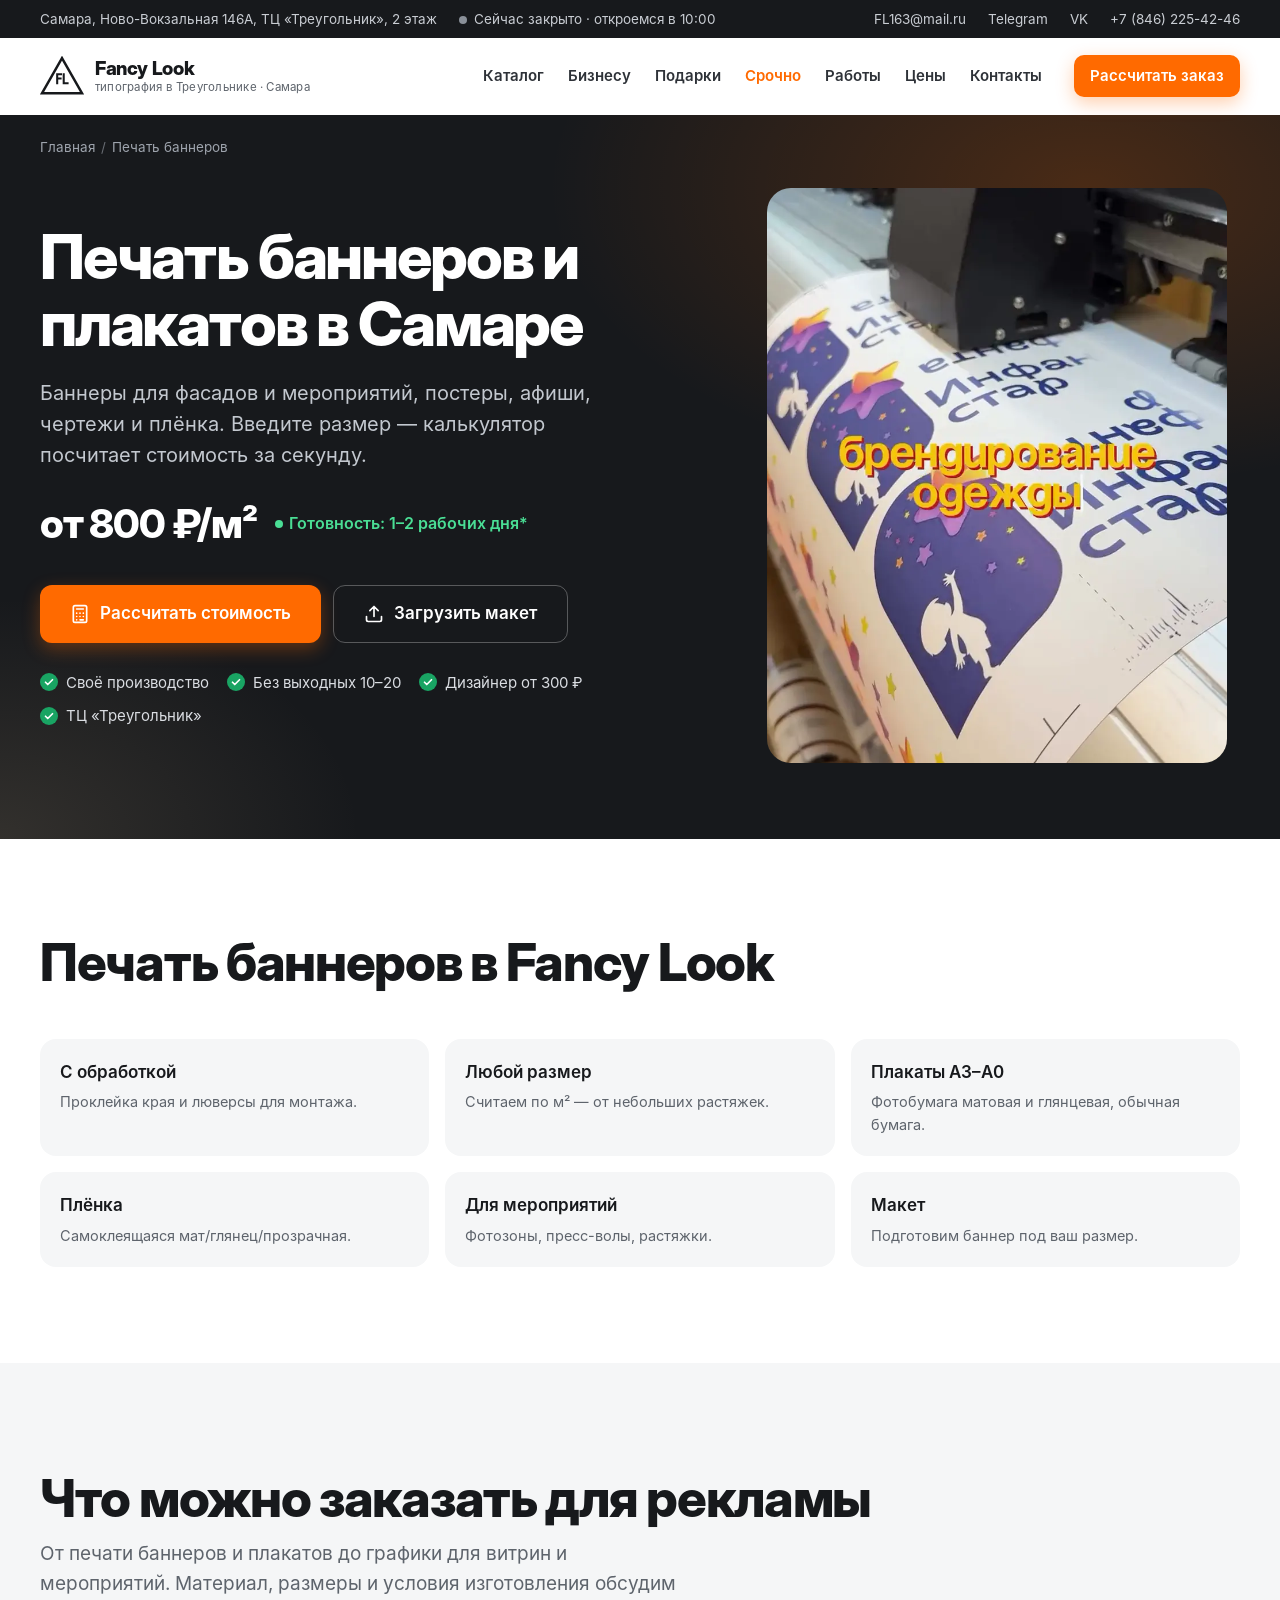
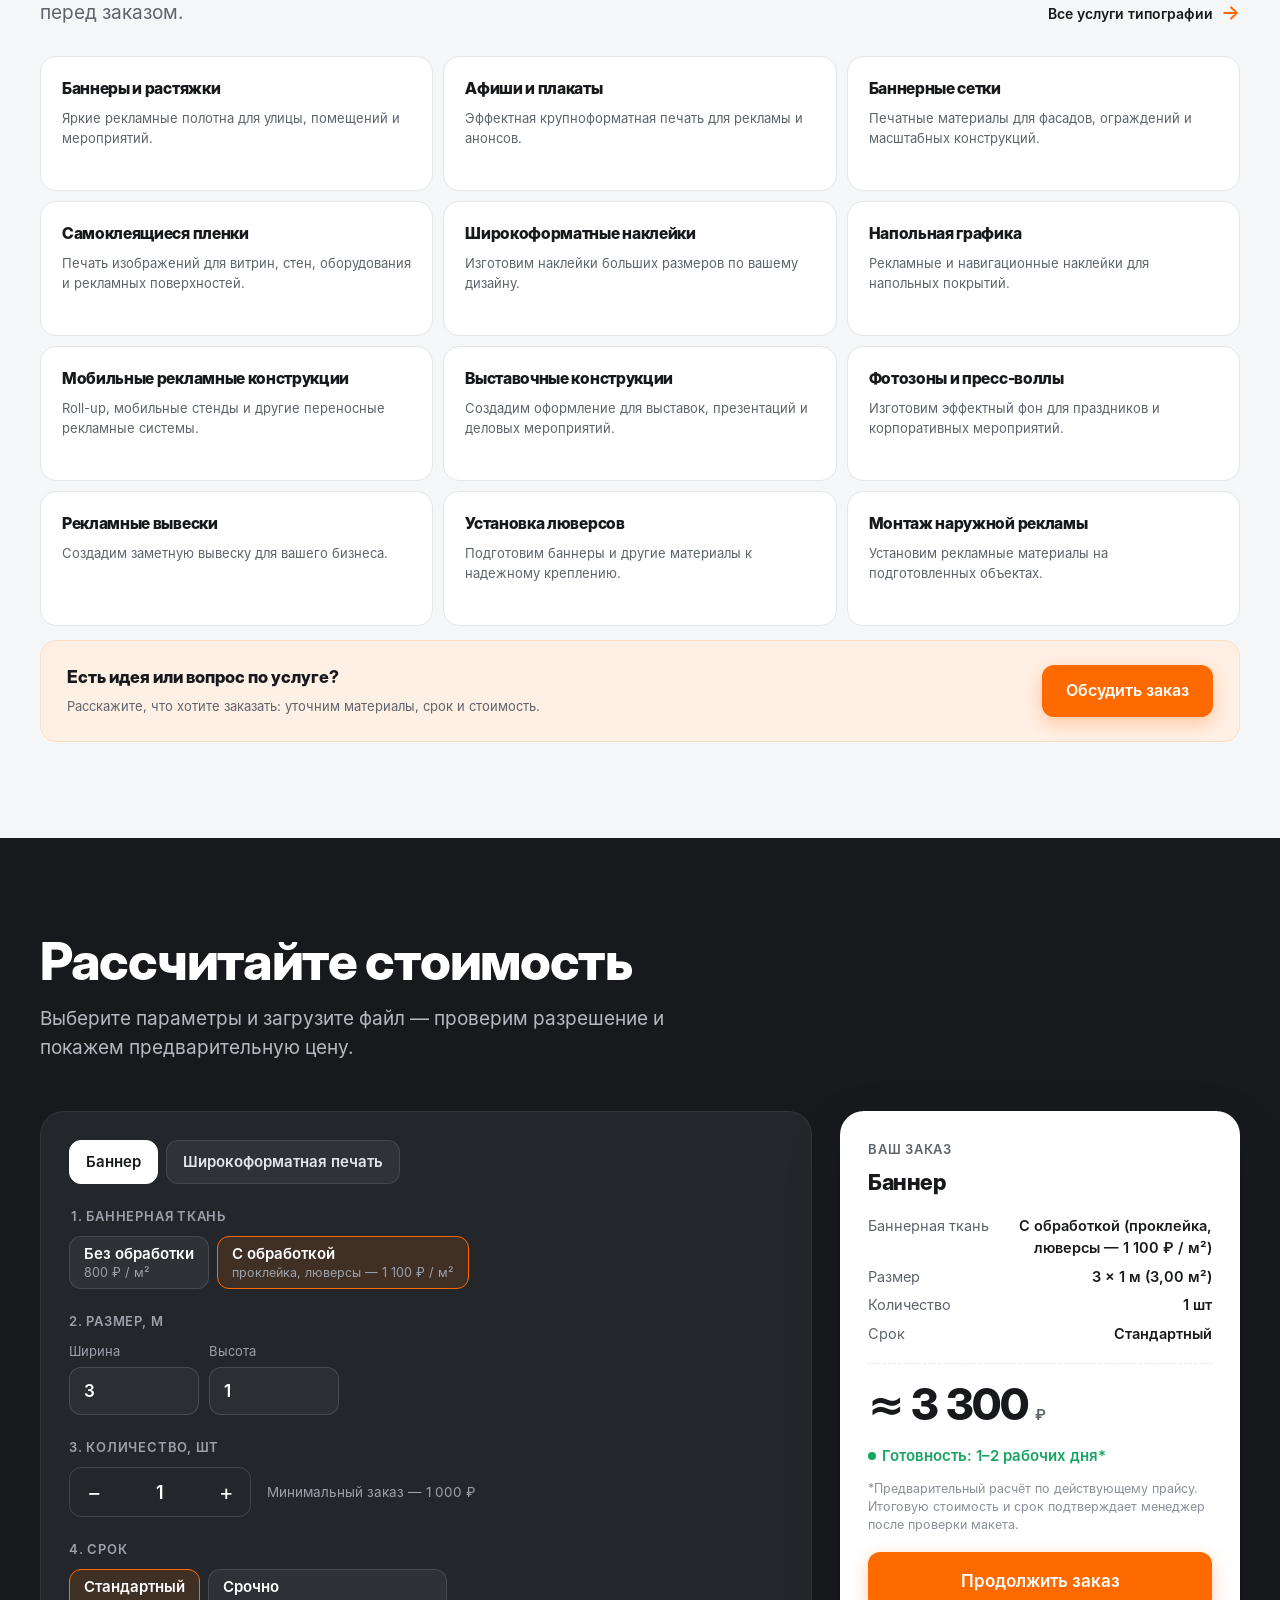
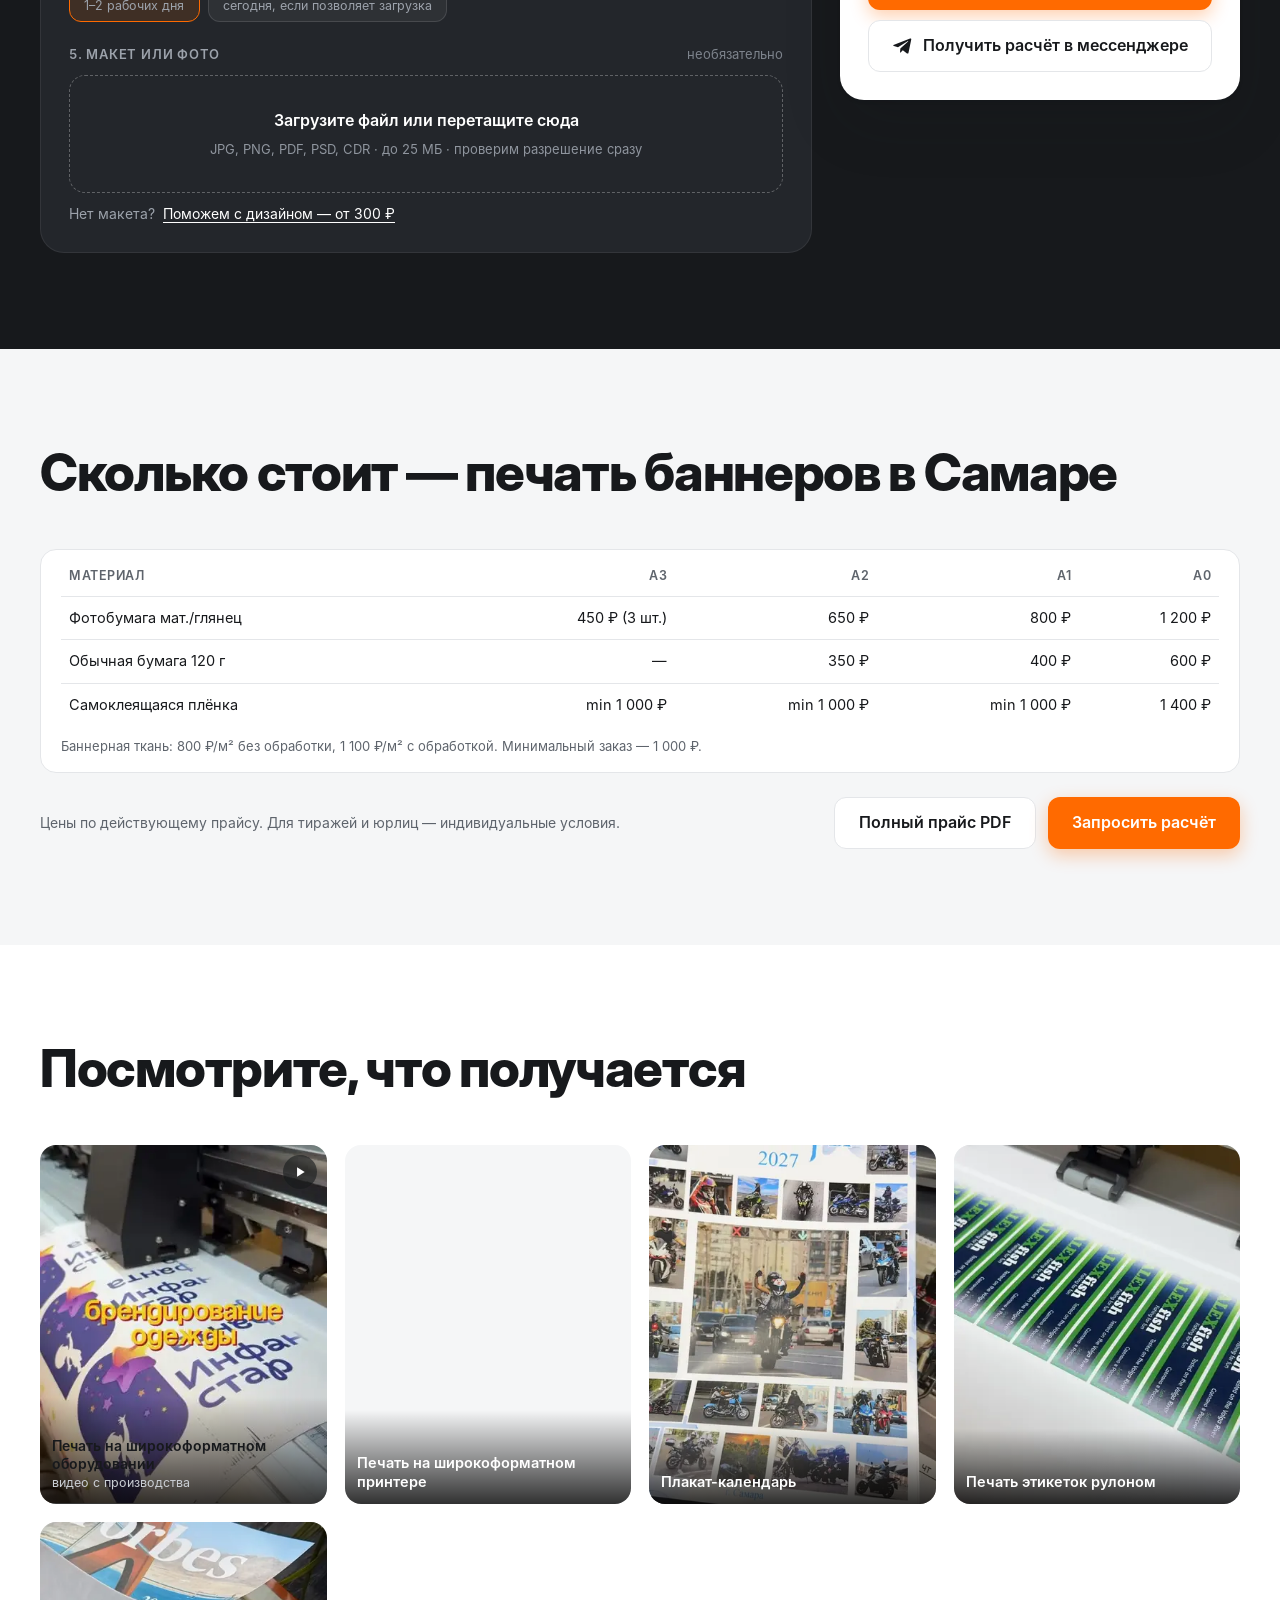
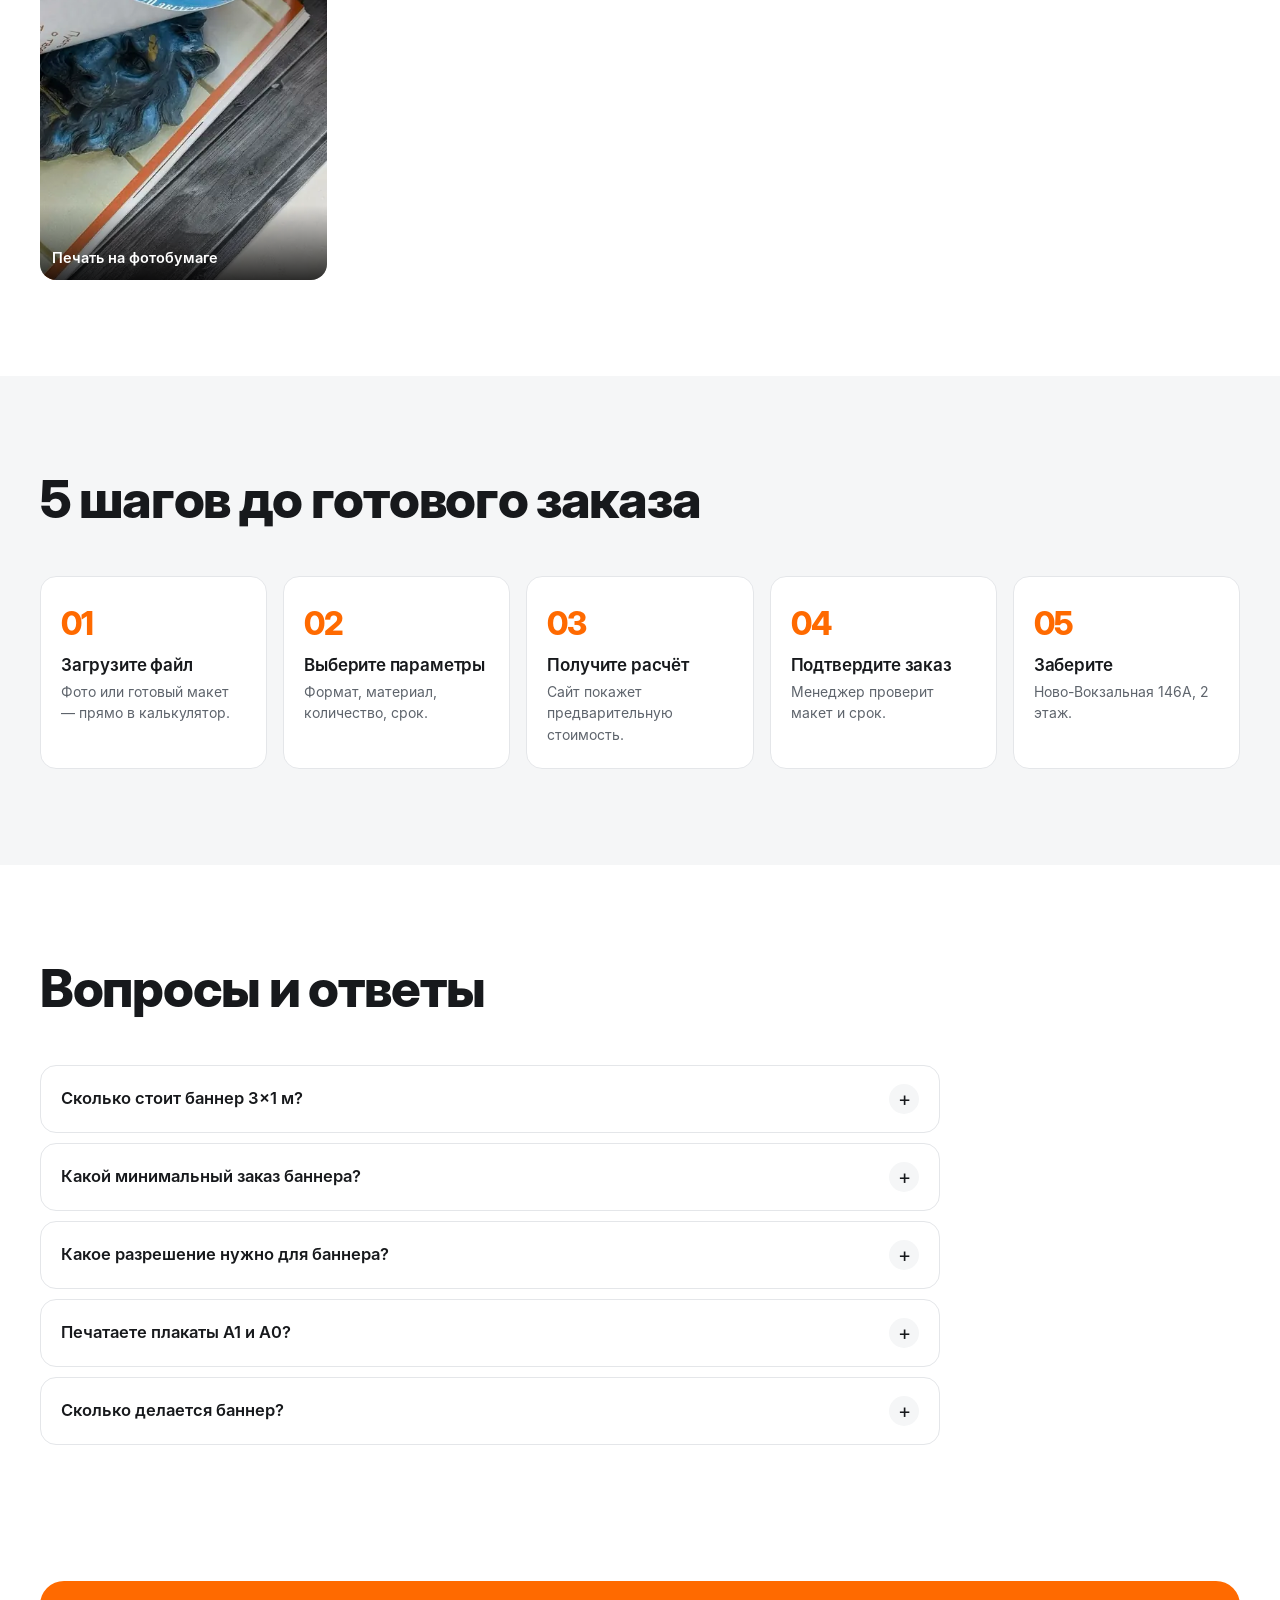
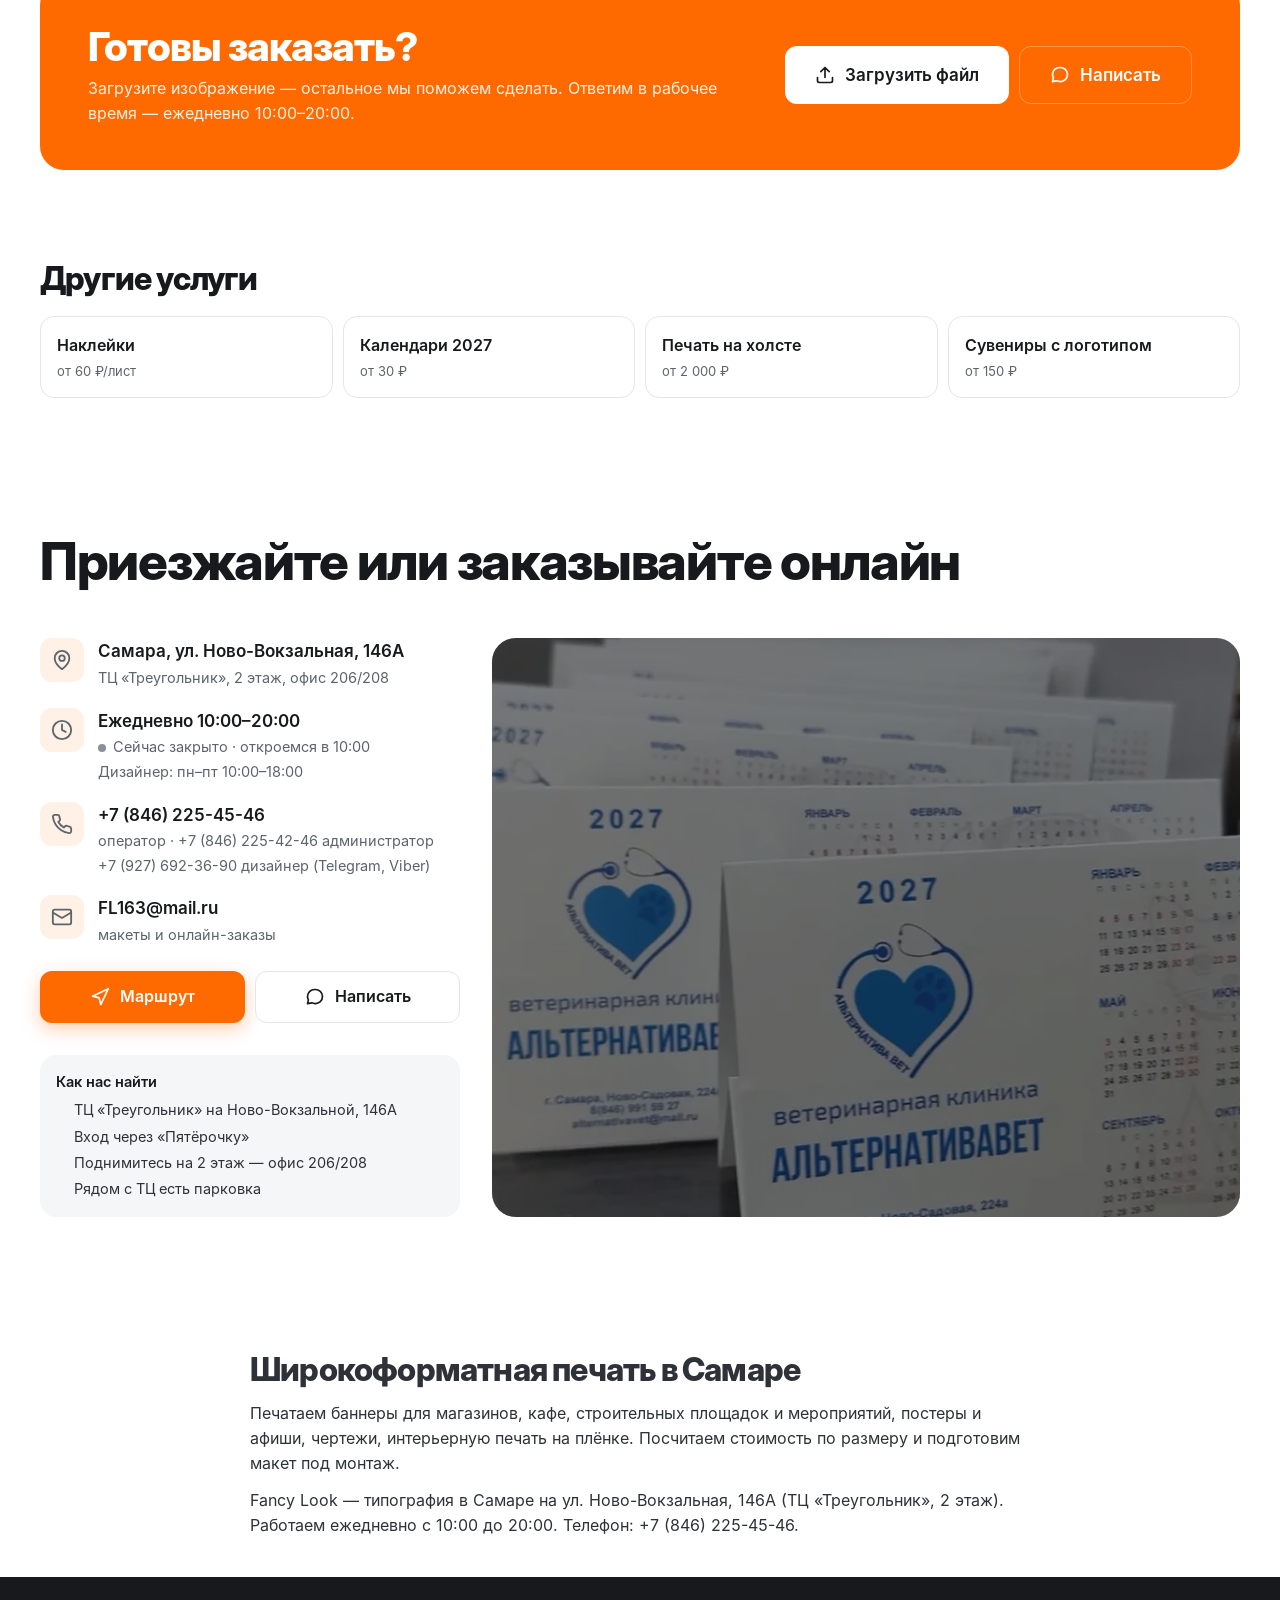
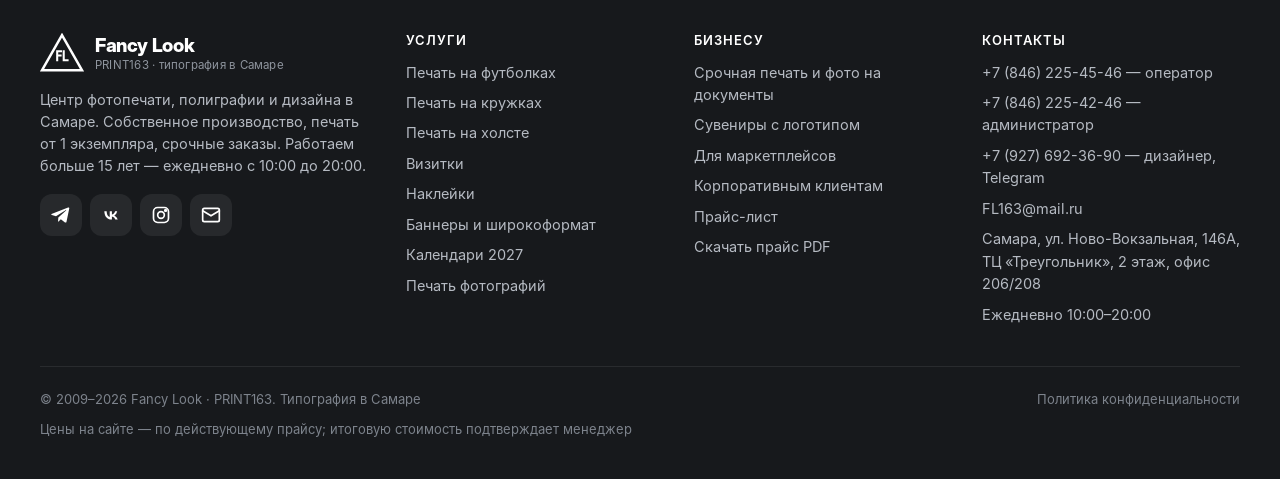
<file: pechat-bannerov-samara/index.html>
<!doctype html>
<html lang="ru" class="no-js">
<head>
<meta charset="utf-8">
<meta name="viewport" content="width=device-width, initial-scale=1, viewport-fit=cover">
<title>Печать баннеров в Самаре — от 800 ₽/м², широкоформатная печать | Fancy Look</title>
<meta name="description" content="Широкоформатная печать в Самаре: баннеры от 800 ₽/м², с люверсами — 1 100 ₽/м², плакаты и постеры A2–A0 от 350 ₽, самоклеящаяся плёнка. Расчёт баннера онлайн по размеру.">
<meta name="robots" content="index, follow, max-image-preview:large">
<link rel="canonical" href="https://print163.ru/pechat-bannerov-samara/">
<meta name="theme-color" content="#17191C">
<meta name="format-detection" content="telephone=no">
<meta name="geo.region" content="RU-SAM">
<meta name="geo.placename" content="Самара">
<meta property="og:type" content="website">
<meta property="og:locale" content="ru_RU">
<meta property="og:site_name" content="Fancy Look · PRINT163">
<meta property="og:title" content="Печать баннеров в Самаре — от 800 ₽/м², широкоформатная печать | Fancy Look">
<meta property="og:description" content="Широкоформатная печать в Самаре: баннеры от 800 ₽/м², с люверсами — 1 100 ₽/м², плакаты и постеры A2–A0 от 350 ₽, самоклеящаяся плёнка. Расчёт баннера онлайн по размеру.">
<meta property="og:url" content="https://print163.ru/pechat-bannerov-samara/">
<meta property="og:image" content="https://print163.ru/assets/img/og-image.jpg">
<meta property="og:image:width" content="1200">
<meta property="og:image:height" content="630">
<meta name="twitter:card" content="summary_large_image">
<!-- Подтверждение прав: вставьте коды из Яндекс Вебмастера и Google Search Console -->
<!-- <meta name="yandex-verification" content="XXXXXXXX"> -->
<!-- <meta name="google-site-verification" content="XXXXXXXX"> -->
<link rel="icon" href="../favicon.svg" type="image/svg+xml">
<link rel="icon" href="../favicon-32.png" sizes="32x32" type="image/png">
<link rel="apple-touch-icon" href="../apple-touch-icon.png">
<link rel="manifest" href="../manifest.webmanifest">
<link rel="preload" href="../assets/fonts/interdisplay-800.woff" as="font" type="font/woff" crossorigin>
<link rel="preload" href="../assets/fonts/inter-400.woff" as="font" type="font/woff" crossorigin>
<link rel="stylesheet" href="../assets/css/style.css?v=20261109">
<link rel="alternate" type="text/plain" title="LLM summary" href="../llms.txt">
<script type="application/ld+json">{"@context":"https://schema.org","@type":"Service","name":"Печать баннеров и плакатов в Самаре","serviceType":"Печать баннеров","description":"Широкоформатная печать в Самаре: баннеры от 800 ₽/м², с люверсами — 1 100 ₽/м², плакаты и постеры A2–A0 от 350 ₽, самоклеящаяся плёнка. Расчёт баннера онлайн по размеру.","provider":{"@context":"https://schema.org","@type":"LocalBusiness","@id":"https://print163.ru/#org","additionalType":"https://www.wikidata.org/wiki/Q1251750","name":"Fancy Look — типография и центр фотопечати (PRINT163)","alternateName":["Fancy Look","PRINT163","Типография в Треугольнике","Фэнси Лук"],"description":"Типография и центр фотопечати в Самаре: печать на футболках и кружках, визитки, наклейки, баннеры, холсты, календари, фото на документы, сувениры с логотипом. Собственное производство, от 1 экземпляра, срочные заказы.","url":"https://print163.ru/","logo":"https://print163.ru/assets/img/icon-512.png","image":["https://print163.ru/assets/img/og-image.jpg","https://print163.ru/assets/img/pechat-nakleek-samara-800.jpg","https://print163.ru/assets/img/brendirovanie-futbolok-samara-800.jpg"],"telephone":"+7 (846) 225-45-46","email":"FL163@mail.ru","priceRange":"₽–₽₽","currenciesAccepted":"RUB","paymentAccepted":"Наличные, банковская карта, СБП, безналичный расчёт","address":{"@type":"PostalAddress","streetAddress":"ул. Ново-Вокзальная, 146А, ТЦ «Треугольник», 2 этаж, офис 206/208","addressLocality":"Самара","addressRegion":"Самарская область","addressCountry":"RU"},"hasMap":"https://yandex.ru/maps/?text=Самара%2C%20Ново-Вокзальная%20146А","areaServed":[{"@type":"City","name":"Самара"},{"@type":"AdministrativeArea","name":"Самарская область"}],"openingHoursSpecification":[{"@type":"OpeningHoursSpecification","dayOfWeek":["Monday","Tuesday","Wednesday","Thursday","Friday","Saturday","Sunday"],"opens":"10:00","closes":"20:00"}],"contactPoint":[{"@type":"ContactPoint","telephone":"+7 (846) 225-45-46","contactType":"customer service","areaServed":"RU","availableLanguage":"ru"},{"@type":"ContactPoint","telephone":"+7 (846) 225-42-46","contactType":"sales","areaServed":"RU","availableLanguage":"ru"},{"@type":"ContactPoint","telephone":"+7 (927) 692-36-90","contactType":"technical support","description":"Дизайнер, Telegram/Viber","availableLanguage":"ru"}],"sameAs":["https://vk.com/print163ru","https://t.me/print163","https://www.instagram.com/fl163_print/"],"knowsAbout":["оперативная полиграфия","цифровая печать","печать на футболках","сублимационная печать на кружках","широкоформатная печать","УФ-печать","лазерная гравировка","печать на холсте","фото на документы"]},"areaServed":{"@type":"City","name":"Самара"},"url":"https://print163.ru/pechat-bannerov-samara/","image":"https://print163.ru/assets/img/pechat-dtf-plenki-800.jpg","offers":{"@type":"AggregateOffer","priceCurrency":"RUB","lowPrice":"800","availability":"https://schema.org/InStock","url":"https://print163.ru/pechat-bannerov-samara/"}}</script><script type="application/ld+json">{"@context":"https://schema.org","@type":"BreadcrumbList","itemListElement":[{"@type":"ListItem","position":1,"name":"Главная","item":"https://print163.ru/"},{"@type":"ListItem","position":2,"name":"Печать баннеров","item":"https://print163.ru/pechat-bannerov-samara/"}]}</script><script type="application/ld+json">{"@context":"https://schema.org","@type":"FAQPage","mainEntity":[{"@type":"Question","name":"Сколько стоит баннер 3×1 м?","acceptedAnswer":{"@type":"Answer","text":"С обработкой (проклейка, люверсы) — 3 300 ₽, без обработки — 2 400 ₽. Калькулятор посчитает любой размер."}},{"@type":"Question","name":"Какой минимальный заказ баннера?","acceptedAnswer":{"@type":"Answer","text":"1 000 ₽."}},{"@type":"Question","name":"Какое разрешение нужно для баннера?","acceptedAnswer":{"@type":"Answer","text":"Для больших баннеров достаточно 72–100 dpi в масштабе 1:1, для плакатов — 150 dpi."}},{"@type":"Question","name":"Печатаете плакаты A1 и A0?","acceptedAnswer":{"@type":"Answer","text":"Да: на фотобумаге A1 — 800 ₽, A0 — 1 200 ₽; на обычной бумаге — 400 и 600 ₽."}},{"@type":"Question","name":"Сколько делается баннер?","acceptedAnswer":{"@type":"Answer","text":"Обычно 1–2 рабочих дня."}}]}</script>
<link rel="stylesheet" href="../assets/css/catalog-expand.css"><script type="application/ld+json">{"@context":"https://schema.org","@type":"OfferCatalog","name":"Что можно заказать для рекламы","itemListElement":[{"@type":"Offer","itemOffered":{"@type":"Service","name":"Баннеры и растяжки","description":"Яркие рекламные полотна для улицы, помещений и мероприятий."}},{"@type":"Offer","itemOffered":{"@type":"Service","name":"Афиши и плакаты","description":"Эффектная крупноформатная печать для рекламы и анонсов."}},{"@type":"Offer","itemOffered":{"@type":"Service","name":"Баннерные сетки","description":"Печатные материалы для фасадов, ограждений и масштабных конструкций."}},{"@type":"Offer","itemOffered":{"@type":"Service","name":"Самоклеящиеся пленки","description":"Печать изображений для витрин, стен, оборудования и рекламных поверхностей."}},{"@type":"Offer","itemOffered":{"@type":"Service","name":"Широкоформатные наклейки","description":"Изготовим наклейки больших размеров по вашему дизайну."}},{"@type":"Offer","itemOffered":{"@type":"Service","name":"Напольная графика","description":"Рекламные и навигационные наклейки для напольных покрытий."}},{"@type":"Offer","itemOffered":{"@type":"Service","name":"Мобильные рекламные конструкции","description":"Roll-up, мобильные стенды и другие переносные рекламные системы."}},{"@type":"Offer","itemOffered":{"@type":"Service","name":"Выставочные конструкции","description":"Создадим оформление для выставок, презентаций и деловых мероприятий."}},{"@type":"Offer","itemOffered":{"@type":"Service","name":"Фотозоны и пресс-воллы","description":"Изготовим эффектный фон для праздников и корпоративных мероприятий."}},{"@type":"Offer","itemOffered":{"@type":"Service","name":"Рекламные вывески","description":"Создадим заметную вывеску для вашего бизнеса."}},{"@type":"Offer","itemOffered":{"@type":"Service","name":"Установка люверсов","description":"Подготовим баннеры и другие материалы к надежному креплению."}},{"@type":"Offer","itemOffered":{"@type":"Service","name":"Монтаж наружной рекламы","description":"Установим рекламные материалы на подготовленных объектах."}}]}</script></head>
<body data-root="../" data-product="banner">
<a class="skip" href="#main">К содержимому</a>
<div class="topbar"><div class="container">
  <div class="topbar__l"><span>Самара, Ново-Вокзальная 146А, ТЦ «Треугольник», 2 этаж</span><span data-open-status>Ежедневно 10:00–20:00</span></div>
  <div class="topbar__r"><a href="mailto:FL163@mail.ru">FL163@mail.ru</a><a href="https://t.me/+79276923690" target="_blank" rel="noopener">Telegram</a><a href="https://vk.com/print163ru" target="_blank" rel="noopener">VK</a><a href="tel:+78462254246">+7 (846) 225-42-46</a></div>
</div></div>
<header class="header">
  <div class="container">
    <a class="logo" href="../" aria-label="Fancy Look — типография в Самаре, на главную">
      <span class="logo__mark"><svg viewBox="0 0 64 58" aria-hidden="true"><path d="M32 3 61 54H3Z" fill="none" stroke="currentColor" stroke-width="3.6"/><path fill="currentColor" d="M23.5 25h8.5v2.8h-5.5v3.4h4.9v2.8h-4.9V41h-3zM33 25h3v13.2h5.6V41H33z"/></svg></span>
      <span class="logo__txt"><span class="logo__name">Fancy Look</span><span class="logo__desc">типография в Треугольнике · Самара</span></span>
    </a>
    <nav class="nav" aria-label="Основное меню"><ul><li><a href="../#catalog">Каталог</a></li><li><a href="../#business">Бизнесу</a></li><li><a href="../#gifts">Подарки</a></li><li><a href="../srochnaya-pechat-samara/" class="is-hot">Срочно</a></li><li><a href="../#works">Работы</a></li><li><a href="../#price">Цены</a></li><li><a href="../#contacts">Контакты</a></li></ul></nav>
    <a class="header__phone" href="tel:+78462254546">+7 (846) 225-45-46<small>ежедневно 10:00–20:00</small></a>
    <a class="btn btn--primary btn--sm header__cta" href="../#calc" data-calc-open="">Рассчитать заказ</a>
    <a class="header__call" href="tel:+78462254546" aria-label="Позвонить +7 (846) 225-45-46"><svg viewBox="0 0 24 24" fill="none" stroke="currentColor" stroke-width="2" stroke-linecap="round" stroke-linejoin="round" aria-hidden="true"><path d="M22 16.9v3a2 2 0 0 1-2.2 2 19.8 19.8 0 0 1-8.6-3.1 19.5 19.5 0 0 1-6-6A19.8 19.8 0 0 1 2.1 4.2 2 2 0 0 1 4.1 2h3a2 2 0 0 1 2 1.7c.1.9.4 1.8.7 2.7a2 2 0 0 1-.5 2.1L8 9.8a16 16 0 0 0 6 6l1.3-1.3a2 2 0 0 1 2.1-.4c.9.3 1.8.6 2.7.7a2 2 0 0 1 1.7 2z"/></svg></a>
    <button class="burger" type="button" aria-label="Меню" aria-expanded="false" aria-controls="mnav"><span></span></button>
  </div>
</header>
<div class="mnav" id="mnav">
  <div class="mnav__group">Разделы</div><a href="../#catalog">Каталог</a><a href="../#business">Бизнесу</a><a href="../#gifts">Подарки</a><a href="../srochnaya-pechat-samara/">Срочно</a><a href="../#works">Работы</a><a href="../#price">Цены</a><a href="../#contacts">Контакты</a>
  <div class="mnav__group">Популярные услуги</div><a href="../pechat-na-futbolkah-samara/">Печать на футболках</a><a href="../pechat-na-kruzhkah-samara/">Печать на кружках</a><a href="../pechat-na-holste-samara/">Печать на холсте</a><a href="../pechat-vizitok-samara/">Визитки</a><a href="../pechat-nakleek-samara/">Наклейки</a><a href="../pechat-bannerov-samara/">Баннеры и широкоформат</a><a href="../kalendari-samara/">Календари 2027</a><a href="../fotopechat-samara/">Печать фотографий</a><a href="../srochnaya-pechat-samara/">Срочная печать и фото на документы</a><a href="../korporativnye-podarki-samara/">Сувениры с логотипом</a><a href="../pechat-dlya-marketpleysov-samara/">Для маркетплейсов</a>
  <div class="mnav__contacts">
    <a class="btn btn--primary" href="tel:+78462254546"><svg viewBox="0 0 24 24" fill="none" stroke="currentColor" stroke-width="2" stroke-linecap="round" stroke-linejoin="round" aria-hidden="true"><path d="M22 16.9v3a2 2 0 0 1-2.2 2 19.8 19.8 0 0 1-8.6-3.1 19.5 19.5 0 0 1-6-6A19.8 19.8 0 0 1 2.1 4.2 2 2 0 0 1 4.1 2h3a2 2 0 0 1 2 1.7c.1.9.4 1.8.7 2.7a2 2 0 0 1-.5 2.1L8 9.8a16 16 0 0 0 6 6l1.3-1.3a2 2 0 0 1 2.1-.4c.9.3 1.8.6 2.7.7a2 2 0 0 1 1.7 2z"/></svg> +7 (846) 225-45-46</a>
    <button class="btn btn--ghost" type="button" data-msgr><svg viewBox="0 0 24 24" fill="none" stroke="currentColor" stroke-width="2" stroke-linecap="round" stroke-linejoin="round" aria-hidden="true"><path d="M21 11.5a8.4 8.4 0 0 1-9 8.4 8.6 8.6 0 0 1-3.8-.9L3 20l1.1-4.6A8.4 8.4 0 0 1 3 11.5 8.5 8.5 0 0 1 12 3a8.5 8.5 0 0 1 9 8.5z"/></svg> Написать в мессенджер</button>
  </div>
</div>
<main id="main">
<section class="hero">
  <div class="container">
    <nav class="crumbs" aria-label="Хлебные крошки"><a href="../">Главная</a><span>/</span>Печать баннеров</nav>
    <div class="lhero">
      <div>
        <h1>Печать баннеров и плакатов в Самаре</h1>
        <p class="hero__lead">Баннеры для фасадов и мероприятий, постеры, афиши, чертежи и плёнка. Введите размер — калькулятор посчитает стоимость за секунду.</p>
        <div class="lhero__price"><b>от 800 ₽/м²</b><span class="ready">Готовность: 1–2 рабочих дня*</span></div>
        <div class="hero__cta">
          <a class="btn btn--primary btn--lg" href="#calc" data-calc-open="banner"><svg viewBox="0 0 24 24" fill="none" stroke="currentColor" stroke-width="2" stroke-linecap="round" stroke-linejoin="round" aria-hidden="true"><rect x="4" y="2" width="16" height="20" rx="2"/><path d="M8 6h8M8 11h.01M12 11h.01M16 11h.01M8 15h.01M12 15h.01M16 15h.01M8 19h.01M12 19h4"/></svg> Рассчитать стоимость</a>
          <a class="btn btn--ghost-light btn--lg" href="#calc" data-upload><svg viewBox="0 0 24 24" fill="none" stroke="currentColor" stroke-width="2" stroke-linecap="round" stroke-linejoin="round" aria-hidden="true"><path d="M21 15v4a2 2 0 0 1-2 2H5a2 2 0 0 1-2-2v-4M17 8l-5-5-5 5M12 3v12"/></svg> Загрузить макет</a>
        </div>
        <ul class="hero__checks"><li>Своё производство</li><li>Без выходных 10–20</li><li>Дизайнер от 300 ₽</li><li>ТЦ «Треугольник»</li></ul>
      </div>
      <div class="lhero__img"><picture><source type="image/webp" srcset="../assets/img/pechat-dtf-plenki-400.webp 400w, ../assets/img/pechat-dtf-plenki-800.webp 800w" sizes="(min-width:1024px) 460px, 100vw"><img src="../assets/img/pechat-dtf-plenki-800.jpg" width="800" height="1000" alt="Широкоформатная печать на нашем производстве — Fancy Look Самара" fetchpriority="high" decoding="async"></picture></div>
    </div>
  </div>
</section>

<section class="section">
  <div class="container">
    <div class="sec-head rv"><h2 class="h-sec">Печать баннеров в Fancy Look</h2></div>
    <ul class="feat"><li class="rv"><b>С обработкой</b><span>Проклейка края и люверсы для монтажа.</span></li><li class="rv"><b>Любой размер</b><span>Считаем по м² — от небольших растяжек.</span></li><li class="rv"><b>Плакаты A3–A0</b><span>Фотобумага матовая и глянцевая, обычная бумага.</span></li><li class="rv"><b>Плёнка</b><span>Самоклеящаяся мат/глянец/прозрачная.</span></li><li class="rv"><b>Для мероприятий</b><span>Фотозоны, пресс-волы, растяжки.</span></li><li class="rv"><b>Макет</b><span>Подготовим баннер под ваш размер.</span></li></ul>
  </div>
</section>

<section class="topic-services section section--gray" id="services-detail"><div class="container"><div class="topic-header"><div><h2 class="h-sec">Что можно заказать для рекламы</h2><p class="sub">От печати баннеров и плакатов до графики для витрин и мероприятий. Материал, размеры и условия изготовления обсудим перед заказом.</p></div><a class="topic-all" href="../uslugi/">Все услуги типографии <span aria-hidden="true">→</span></a></div><div class="topic-grid"><article class="topic-card"><h3>Баннеры и растяжки</h3><p>Яркие рекламные полотна для улицы, помещений и мероприятий.</p></article><article class="topic-card"><h3>Афиши и плакаты</h3><p>Эффектная крупноформатная печать для рекламы и анонсов.</p></article><article class="topic-card"><h3>Баннерные сетки</h3><p>Печатные материалы для фасадов, ограждений и масштабных конструкций.</p></article><article class="topic-card"><h3>Самоклеящиеся пленки</h3><p>Печать изображений для витрин, стен, оборудования и рекламных поверхностей.</p></article><article class="topic-card"><h3>Широкоформатные наклейки</h3><p>Изготовим наклейки больших размеров по вашему дизайну.</p></article><article class="topic-card"><h3>Напольная графика</h3><p>Рекламные и навигационные наклейки для напольных покрытий.</p></article><article class="topic-card"><h3>Мобильные рекламные конструкции</h3><p>Roll-up, мобильные стенды и другие переносные рекламные системы.</p></article><article class="topic-card"><h3>Выставочные конструкции</h3><p>Создадим оформление для выставок, презентаций и деловых мероприятий.</p></article><article class="topic-card"><h3>Фотозоны и пресс-воллы</h3><p>Изготовим эффектный фон для праздников и корпоративных мероприятий.</p></article><article class="topic-card"><h3>Рекламные вывески</h3><p>Создадим заметную вывеску для вашего бизнеса.</p></article><article class="topic-card"><h3>Установка люверсов</h3><p>Подготовим баннеры и другие материалы к надежному креплению.</p></article><article class="topic-card"><h3>Монтаж наружной рекламы</h3><p>Установим рекламные материалы на подготовленных объектах.</p></article></div><div class="topic-cta"><div><strong>Есть идея или вопрос по услуге?</strong><p>Расскажите, что хотите заказать: уточним материалы, срок и стоимость.</p></div><a class="btn btn--primary" href="https://t.me/print163" target="_blank" rel="noopener">Обсудить заказ</a></div></div></section>
<section class="section section--dark" id="calc">
  <div class="container">
    <div class="sec-head rv"><h2 class="h-sec">Рассчитайте стоимость</h2><p class="sub">Выберите параметры и загрузите файл — проверим разрешение и покажем предварительную цену.</p></div>
    <div class="calc" data-calc data-products="banner,poster" data-default="banner">
  <div class="calc__main">
    <div class="calc__tabs" role="tablist" aria-label="Что печатаем"></div>
    <div class="calc__body"></div>
  </div>
  <aside class="calc__aside" aria-live="polite">
    <div class="summary">
      <div class="preview"></div>
      <div class="summary__title">Ваш заказ</div>
      <div class="summary__name"></div>
      <dl></dl>
      <div class="summary__total">
        <div class="summary__price"></div>
        <div class="summary__unit"></div>
        <div class="ready"></div>
      </div>
      <p class="summary__note">*Предварительный расчёт по действующему прайсу. Итоговую стоимость и срок подтверждает менеджер после проверки макета.</p>
      <div class="summary__btns">
        <button type="button" class="btn btn--primary btn--lg" data-calc-order>Продолжить заказ</button>
        <button type="button" class="btn btn--ghost" data-calc-msgr><svg viewBox="0 0 24 24" fill="currentColor" aria-hidden="true"><path d="M21.9 4.3 18.6 20c-.2 1.1-.9 1.4-1.8.9l-5-3.7-2.4 2.3c-.3.3-.5.5-1 .5l.4-5.1 9.3-8.4c.4-.4-.1-.6-.6-.2L6 13.5l-4.9-1.5c-1.1-.3-1.1-1.1.2-1.6L20.5 3c.9-.3 1.7.2 1.4 1.3z"/></svg> Получить расчёт в мессенджере</button>
      </div>
    </div>
  </aside>
</div>
  </div>
</section>

<section class="section section--gray" id="price">
  <div class="container">
    <div class="sec-head rv"><h2 class="h-sec">Сколько стоит — печать баннеров в Самаре</h2></div>
    <div class="acc rv" style="padding:6px 20px 16px"><div class="acc__body" style="padding:0"><table class="pt"><thead><tr><th>Материал</th><th>A3</th><th>A2</th><th>A1</th><th>A0</th></tr></thead><tbody><tr><td>Фотобумага мат./глянец</td><td>450 ₽ (3 шт.)</td><td>650 ₽</td><td>800 ₽</td><td>1 200 ₽</td></tr><tr><td>Обычная бумага 120 г</td><td>—</td><td>350 ₽</td><td>400 ₽</td><td>600 ₽</td></tr><tr><td>Самоклеящаяся плёнка</td><td>min 1 000 ₽</td><td>min 1 000 ₽</td><td>min 1 000 ₽</td><td>1 400 ₽</td></tr></tbody></table><p class="pt-note">Баннерная ткань: 800 ₽/м² без обработки, 1 100 ₽/м² с обработкой. Минимальный заказ — 1 000 ₽.</p></div></div>
    <div class="price-cta"><p>Цены по действующему прайсу. Для тиражей и юрлиц — индивидуальные условия.</p><a class="btn btn--ghost" href="../assets/price/pamyatka_klienta.pdf" target="_blank" rel="noopener">Полный прайс PDF</a><button type="button" class="btn btn--primary" data-order="Печать баннеров">Запросить расчёт</button></div>
  </div>
</section>

<section class="section" id="works">
  <div class="container">
    <div class="sec-head rv"><h2 class="h-sec">Посмотрите, что получается</h2></div>
    <div class="works"><figure class="reel rv" style="aspect-ratio:4/5"><video data-auto data-src="../assets/video/pechat-na-odezhde.mp4" poster="../assets/video/pechat-na-odezhde.webp" muted loop playsinline preload="none" aria-label="Видео: Печать на широкоформатном оборудовании"></video><span class="reel__play"><svg viewBox="0 0 24 24" fill="currentColor" aria-hidden="true"><path d="M7 4v16l13-8z"/></svg></span><figcaption>Печать на широкоформатном оборудовании<small>видео с производства</small></figcaption></figure><figure class="work rv" tabindex="0"><picture><source type="image/webp" srcset="../assets/img/pechat-dtf-plenki-400.webp 400w, ../assets/img/pechat-dtf-plenki-800.webp 800w" sizes="(min-width:1100px) 300px, (min-width:768px) 33vw, 50vw"><img src="../assets/img/pechat-dtf-plenki-800.jpg" width="800" height="1000" alt="Печать на широкоформатном принтере" loading="lazy" decoding="async"></picture><figcaption>Печать на широкоформатном принтере</figcaption></figure><figure class="work rv" tabindex="0"><picture><source type="image/webp" srcset="../assets/img/kalendar-bayker-2027-400.webp 400w, ../assets/img/kalendar-bayker-2027-800.webp 800w" sizes="(min-width:1100px) 300px, (min-width:768px) 33vw, 50vw"><img src="../assets/img/kalendar-bayker-2027-800.jpg" width="800" height="1000" alt="Плакат-календарь" loading="lazy" decoding="async"></picture><figcaption>Плакат-календарь</figcaption></figure><figure class="work rv" tabindex="0"><picture><source type="image/webp" srcset="../assets/img/etiketki-dlya-tovarov-400.webp 400w, ../assets/img/etiketki-dlya-tovarov-800.webp 800w" sizes="(min-width:1100px) 300px, (min-width:768px) 33vw, 50vw"><img src="../assets/img/etiketki-dlya-tovarov-800.jpg" width="800" height="1000" alt="Печать этикеток рулоном" loading="lazy" decoding="async"></picture><figcaption>Печать этикеток рулоном</figcaption></figure><figure class="work rv" tabindex="0"><picture><source type="image/webp" srcset="../assets/img/pechat-zhurnala-na-zakaz-400.webp 400w, ../assets/img/pechat-zhurnala-na-zakaz-800.webp 800w" sizes="(min-width:1100px) 300px, (min-width:768px) 33vw, 50vw"><img src="../assets/img/pechat-zhurnala-na-zakaz-800.jpg" width="800" height="1000" alt="Печать на фотобумаге" loading="lazy" decoding="async"></picture><figcaption>Печать на фотобумаге</figcaption></figure></div>
  </div>
</section>

<section class="section section--gray">
  <div class="container">
    <div class="sec-head rv"><h2 class="h-sec">5 шагов до готового заказа</h2></div>
    <ol class="steps">
      <li class="step rv"><h3>Загрузите файл</h3><p>Фото или готовый макет — прямо в калькулятор.</p></li>
      <li class="step rv"><h3>Выберите параметры</h3><p>Формат, материал, количество, срок.</p></li>
      <li class="step rv"><h3>Получите расчёт</h3><p>Сайт покажет предварительную стоимость.</p></li>
      <li class="step rv"><h3>Подтвердите заказ</h3><p>Менеджер проверит макет и срок.</p></li>
      <li class="step rv"><h3>Заберите</h3><p>Ново-Вокзальная 146А, 2 этаж.</p></li>
    </ol>
  </div>
</section>

<section class="section" id="faq">
  <div class="container">
    <div class="sec-head rv"><h2 class="h-sec">Вопросы и ответы</h2></div>
    <div class="faq"><details class="acc"><summary>Сколько стоит баннер 3×1 м?</summary><div class="acc__body"><p>С обработкой (проклейка, люверсы) — 3 300 ₽, без обработки — 2 400 ₽. Калькулятор посчитает любой размер.</p></div></details><details class="acc"><summary>Какой минимальный заказ баннера?</summary><div class="acc__body"><p>1 000 ₽.</p></div></details><details class="acc"><summary>Какое разрешение нужно для баннера?</summary><div class="acc__body"><p>Для больших баннеров достаточно 72–100 dpi в масштабе 1:1, для плакатов — 150 dpi.</p></div></details><details class="acc"><summary>Печатаете плакаты A1 и A0?</summary><div class="acc__body"><p>Да: на фотобумаге A1 — 800 ₽, A0 — 1 200 ₽; на обычной бумаге — 400 и 600 ₽.</p></div></details><details class="acc"><summary>Сколько делается баннер?</summary><div class="acc__body"><p>Обычно 1–2 рабочих дня.</p></div></details></div>
  </div>
</section>

<section class="section section--tight">
  <div class="container">
    <div class="final rv">
      <div><h2>Готовы заказать?</h2><p>Загрузите изображение — остальное мы поможем сделать. Ответим в рабочее время — ежедневно 10:00–20:00.</p></div>
      <div class="final__btns"><a class="btn btn--white btn--lg" href="#calc" data-upload><svg viewBox="0 0 24 24" fill="none" stroke="currentColor" stroke-width="2" stroke-linecap="round" stroke-linejoin="round" aria-hidden="true"><path d="M21 15v4a2 2 0 0 1-2 2H5a2 2 0 0 1-2-2v-4M17 8l-5-5-5 5M12 3v12"/></svg> Загрузить файл</a><button type="button" class="btn btn--ghost-light btn--lg" data-msgr><svg viewBox="0 0 24 24" fill="none" stroke="currentColor" stroke-width="2" stroke-linecap="round" stroke-linejoin="round" aria-hidden="true"><path d="M21 11.5a8.4 8.4 0 0 1-9 8.4 8.6 8.6 0 0 1-3.8-.9L3 20l1.1-4.6A8.4 8.4 0 0 1 3 11.5 8.5 8.5 0 0 1 12 3a8.5 8.5 0 0 1 9 8.5z"/></svg> Написать</button></div>
    </div>
  </div>
</section>

<section class="section section--tight">
  <div class="container">
    <h2 class="h-sec" style="font-size:clamp(24px,3vw,32px);margin-bottom:20px">Другие услуги</h2>
    <div class="related"><a href="../pechat-nakleek-samara/">Наклейки<small>от 60 ₽/лист</small></a><a href="../kalendari-samara/">Календари 2027<small>от 30 ₽</small></a><a href="../pechat-na-holste-samara/">Печать на холсте<small>от 2 000 ₽</small></a><a href="../korporativnye-podarki-samara/">Сувениры с логотипом<small>от 150 ₽</small></a></div>
  </div>
</section>

<section class="section" id="contacts">
  <div class="container">
    <div class="sec-head rv"><h2 class="h-sec">Приезжайте или заказывайте онлайн</h2></div>
    <div class="contacts">
      <div class="cinfo rv">
        <div class="cinfo__item"><span class="cinfo__ic"><svg viewBox="0 0 24 24" fill="none" stroke="currentColor" stroke-width="2" stroke-linecap="round" stroke-linejoin="round" aria-hidden="true"><path d="M20 10c0 6-8 12-8 12s-8-6-8-12a8 8 0 0 1 16 0z"/><circle cx="12" cy="10" r="3"/></svg></span><div><b>Самара, ул. Ново-Вокзальная, 146А</b><span>ТЦ «Треугольник», 2 этаж, офис 206/208</span></div></div>
        <div class="cinfo__item"><span class="cinfo__ic"><svg viewBox="0 0 24 24" fill="none" stroke="currentColor" stroke-width="2" stroke-linecap="round" stroke-linejoin="round" aria-hidden="true"><circle cx="12" cy="12" r="10"/><path d="M12 6v6l4 2"/></svg></span><div><b>Ежедневно 10:00–20:00</b><span data-open-status>без выходных</span><br><span>Дизайнер: пн–пт 10:00–18:00</span></div></div>
        <div class="cinfo__item"><span class="cinfo__ic"><svg viewBox="0 0 24 24" fill="none" stroke="currentColor" stroke-width="2" stroke-linecap="round" stroke-linejoin="round" aria-hidden="true"><path d="M22 16.9v3a2 2 0 0 1-2.2 2 19.8 19.8 0 0 1-8.6-3.1 19.5 19.5 0 0 1-6-6A19.8 19.8 0 0 1 2.1 4.2 2 2 0 0 1 4.1 2h3a2 2 0 0 1 2 1.7c.1.9.4 1.8.7 2.7a2 2 0 0 1-.5 2.1L8 9.8a16 16 0 0 0 6 6l1.3-1.3a2 2 0 0 1 2.1-.4c.9.3 1.8.6 2.7.7a2 2 0 0 1 1.7 2z"/></svg></span><div><b><a href="tel:+78462254546">+7 (846) 225-45-46</a></b><span>оператор · </span><a class="s" href="tel:+78462254246">+7 (846) 225-42-46</a><span> администратор</span><br><a class="s" href="tel:+79276923690">+7 (927) 692-36-90</a><span> дизайнер (Telegram, Viber)</span></div></div>
        <div class="cinfo__item"><span class="cinfo__ic"><svg viewBox="0 0 24 24" fill="none" stroke="currentColor" stroke-width="2" stroke-linecap="round" stroke-linejoin="round" aria-hidden="true"><rect x="2" y="4" width="20" height="16" rx="2"/><path d="m22 7-10 6L2 7"/></svg></span><div><b><a href="mailto:FL163@mail.ru">FL163@mail.ru</a></b><span>макеты и онлайн-заказы</span></div></div>
        <div class="cinfo__btns"><a class="btn btn--primary" href="https://yandex.ru/maps/?text=Самара%2C%20Ново-Вокзальная%20146А" target="_blank" rel="noopener"><svg viewBox="0 0 24 24" fill="none" stroke="currentColor" stroke-width="2" stroke-linecap="round" stroke-linejoin="round" aria-hidden="true"><path d="m3 11 19-9-9 19-2-8z"/></svg> Маршрут</a><button class="btn btn--ghost" type="button" data-msgr><svg viewBox="0 0 24 24" fill="none" stroke="currentColor" stroke-width="2" stroke-linecap="round" stroke-linejoin="round" aria-hidden="true"><path d="M21 11.5a8.4 8.4 0 0 1-9 8.4 8.6 8.6 0 0 1-3.8-.9L3 20l1.1-4.6A8.4 8.4 0 0 1 3 11.5 8.5 8.5 0 0 1 12 3a8.5 8.5 0 0 1 9 8.5z"/></svg> Написать</button></div>
        <div class="how"><b>Как нас найти</b><ol><li>ТЦ «Треугольник» на Ново-Вокзальной, 146А</li><li>Вход через «Пятёрочку»</li><li>Поднимитесь на 2 этаж — офис 206/208</li><li>Рядом с ТЦ есть парковка</li></ol></div>
      </div>
      <div class="map rv" data-map role="region" aria-label="Карта проезда"><div class="map__load"><b style="font-size:20px">Fancy Look на карте</b><span>Ново-Вокзальная, 146А, ТЦ «Треугольник»</span><span class="btn btn--white btn--sm">Показать карту</span></div></div>
    </div>
  </div>
</section>

<section class="section section--tight">
  <div class="container seo-text"><h2>Широкоформатная печать в Самаре</h2><p>Печатаем баннеры для магазинов, кафе, строительных площадок и мероприятий, постеры и афиши, чертежи, интерьерную печать на плёнке. Посчитаем стоимость по размеру и подготовим макет под монтаж.</p><p>Fancy Look — типография в Самаре на ул. Ново-Вокзальная, 146А (ТЦ «Треугольник», 2 этаж). Работаем ежедневно с 10:00 до 20:00. Телефон: +7 (846) 225-45-46.</p></div>
</section>
</main>
<footer class="footer">
  <div class="container">
    <div class="footer__grid">
      <div>
        <a class="logo" href="../"><span class="logo__mark"><svg viewBox="0 0 64 58" aria-hidden="true"><path d="M32 3 61 54H3Z" fill="none" stroke="currentColor" stroke-width="3.6"/><path fill="currentColor" d="M23.5 25h8.5v2.8h-5.5v3.4h4.9v2.8h-4.9V41h-3zM33 25h3v13.2h5.6V41H33z"/></svg></span><span class="logo__txt"><span class="logo__name">Fancy Look</span><span class="logo__desc">PRINT163 · типография в Самаре</span></span></a>
        <p class="footer__about">Центр фотопечати, полиграфии и дизайна в Самаре. Собственное производство, печать от 1 экземпляра, срочные заказы. Работаем больше 15 лет — ежедневно с 10:00 до 20:00.</p>
        <div class="footer__soc">
          <a href="https://t.me/+79276923690" target="_blank" rel="noopener" aria-label="Telegram"><svg viewBox="0 0 24 24" fill="currentColor" aria-hidden="true"><path d="M21.9 4.3 18.6 20c-.2 1.1-.9 1.4-1.8.9l-5-3.7-2.4 2.3c-.3.3-.5.5-1 .5l.4-5.1 9.3-8.4c.4-.4-.1-.6-.6-.2L6 13.5l-4.9-1.5c-1.1-.3-1.1-1.1.2-1.6L20.5 3c.9-.3 1.7.2 1.4 1.3z"/></svg></a>
          <a href="https://vk.com/print163ru" target="_blank" rel="noopener" aria-label="ВКонтакте"><svg viewBox="0 0 24 24" fill="currentColor" aria-hidden="true"><path d="M12.8 17.5c-5.5 0-8.6-3.8-8.8-10h2.8c.1 4.6 2.1 6.5 3.7 6.9V7.5h2.6v4c1.6-.2 3.3-2 3.8-4h2.6a7.7 7.7 0 0 1-3.5 5 8 8 0 0 1 4.1 5h-2.9a5 5 0 0 0-4.1-3.6v3.6z"/></svg></a>
          <a href="https://www.instagram.com/fl163_print/" target="_blank" rel="noopener nofollow" aria-label="Instagram fl163_print"><svg viewBox="0 0 24 24" fill="none" stroke="currentColor" stroke-width="2" aria-hidden="true"><rect x="3" y="3" width="18" height="18" rx="5"/><circle cx="12" cy="12" r="4"/><circle cx="17.5" cy="6.5" r="1" fill="currentColor"/></svg></a>
          <a href="mailto:FL163@mail.ru" aria-label="E-mail"><svg viewBox="0 0 24 24" fill="none" stroke="currentColor" stroke-width="2" stroke-linecap="round" stroke-linejoin="round" aria-hidden="true"><rect x="2" y="4" width="20" height="16" rx="2"/><path d="m22 7-10 6L2 7"/></svg></a>
        </div>
      </div>
      <div><h4>Услуги</h4><ul><li><a href="../pechat-na-futbolkah-samara/">Печать на футболках</a></li><li><a href="../pechat-na-kruzhkah-samara/">Печать на кружках</a></li><li><a href="../pechat-na-holste-samara/">Печать на холсте</a></li><li><a href="../pechat-vizitok-samara/">Визитки</a></li><li><a href="../pechat-nakleek-samara/">Наклейки</a></li><li><a href="../pechat-bannerov-samara/">Баннеры и широкоформат</a></li><li><a href="../kalendari-samara/">Календари 2027</a></li><li><a href="../fotopechat-samara/">Печать фотографий</a></li></ul></div>
      <div><h4>Бизнесу</h4><ul><li><a href="../srochnaya-pechat-samara/">Срочная печать и фото на документы</a></li><li><a href="../korporativnye-podarki-samara/">Сувениры с логотипом</a></li><li><a href="../pechat-dlya-marketpleysov-samara/">Для маркетплейсов</a></li><li><a href="../#business">Корпоративным клиентам</a></li><li><a href="../#price">Прайс-лист</a></li><li><a href="../assets/price/pamyatka_klienta.pdf" target="_blank" rel="noopener">Скачать прайс PDF</a></li></ul></div>
      <div><h4>Контакты</h4><ul>
        <li><a href="tel:+78462254546">+7 (846) 225-45-46</a> — оператор</li>
        <li><a href="tel:+78462254246">+7 (846) 225-42-46</a> — администратор</li>
        <li><a href="tel:+79276923690">+7 (927) 692-36-90</a> — дизайнер, Telegram</li>
        <li><a href="mailto:FL163@mail.ru">FL163@mail.ru</a></li>
        <li>Самара, ул. Ново-Вокзальная, 146А, ТЦ «Треугольник», 2 этаж, офис 206/208</li>
        <li>Ежедневно 10:00–20:00</li>
      </ul></div>
    </div>
    
    <div class="footer__bottom">
      <span>© 2009–2026 Fancy Look · PRINT163. Типография в Самаре</span>
      <a href="../politika-konfidencialnosti/">Политика конфиденциальности</a>
      <span>Цены на сайте — по действующему прайсу; итоговую стоимость подтверждает менеджер</span>
    </div>
  </div>
</footer>
<nav class="mbar" aria-label="Быстрые действия">
  <a href="tel:+78462254546"><svg viewBox="0 0 24 24" fill="none" stroke="currentColor" stroke-width="2" stroke-linecap="round" stroke-linejoin="round" aria-hidden="true"><path d="M22 16.9v3a2 2 0 0 1-2.2 2 19.8 19.8 0 0 1-8.6-3.1 19.5 19.5 0 0 1-6-6A19.8 19.8 0 0 1 2.1 4.2 2 2 0 0 1 4.1 2h3a2 2 0 0 1 2 1.7c.1.9.4 1.8.7 2.7a2 2 0 0 1-.5 2.1L8 9.8a16 16 0 0 0 6 6l1.3-1.3a2 2 0 0 1 2.1-.4c.9.3 1.8.6 2.7.7a2 2 0 0 1 1.7 2z"/></svg>Позвонить</a>
  <button type="button" data-msgr><svg viewBox="0 0 24 24" fill="none" stroke="currentColor" stroke-width="2" stroke-linecap="round" stroke-linejoin="round" aria-hidden="true"><path d="M21 11.5a8.4 8.4 0 0 1-9 8.4 8.6 8.6 0 0 1-3.8-.9L3 20l1.1-4.6A8.4 8.4 0 0 1 3 11.5 8.5 8.5 0 0 1 12 3a8.5 8.5 0 0 1 9 8.5z"/></svg>Написать</button>
  <a class="is-main" href="../#calc" data-calc-open=""><svg viewBox="0 0 24 24" fill="none" stroke="currentColor" stroke-width="2" stroke-linecap="round" stroke-linejoin="round" aria-hidden="true"><rect x="4" y="2" width="16" height="20" rx="2"/><path d="M8 6h8M8 11h.01M12 11h.01M16 11h.01M8 15h.01M12 15h.01M16 15h.01M8 19h.01M12 19h4"/></svg>Рассчитать</a>
</nav>
<div class="fab"><a class="btn btn--primary" href="../#calc" data-calc-open=""><svg viewBox="0 0 24 24" fill="none" stroke="currentColor" stroke-width="2" stroke-linecap="round" stroke-linejoin="round" aria-hidden="true"><rect x="4" y="2" width="16" height="20" rx="2"/><path d="M8 6h8M8 11h.01M12 11h.01M16 11h.01M8 15h.01M12 15h.01M16 15h.01M8 19h.01M12 19h4"/></svg> Рассчитать заказ</a></div>
<div class="modal" id="order" aria-hidden="true" role="dialog" aria-modal="true" aria-labelledby="order-t">
  <div class="modal__bg" data-close></div>
  <div class="modal__box" tabindex="-1">
    <button class="modal__x" type="button" data-close aria-label="Закрыть">×</button>
    <div class="order-form">
      <h2 id="order-t">Оформить заявку</h2>
      <p class="modal__lead">Проверим макет, подтвердим цену и срок. Ответим в рабочее время — ежедневно 10:00–20:00.</p>
      <div class="osum"></div>
      <form class="form" data-form="order" novalidate>
        <input type="hidden" name="summary"><input type="hidden" name="product">
        <input type="text" name="website" tabindex="-1" autocomplete="off" class="sr-only" aria-hidden="true">
        <div class="form__row">
          <label class="field"><span>Имя</span><input class="input" name="name" autocomplete="name" required placeholder="Как к вам обращаться"></label>
          <label class="field"><span>Телефон</span><input class="input" name="phone" type="tel" autocomplete="tel" inputmode="tel" required placeholder="+7 (___) ___-__-__"></label>
        </div>
        <div class="field"><span>Куда ответить</span><div class="channels opts">
          <label class="opt"><input type="radio" name="channel" value="Звонок" checked><span>Звонок</span></label>
          <label class="opt"><input type="radio" name="channel" value="Telegram"><span>Telegram</span></label>
          <label class="opt"><input type="radio" name="channel" value="ВКонтакте"><span>ВКонтакте</span></label>
          <label class="opt"><input type="radio" name="channel" value="E-mail"><span>E-mail</span></label>
        </div></div>
        <label class="field"><span>Комментарий</span><textarea class="input" name="comment" rows="3" placeholder="Что нужно, к какому сроку, тираж"></textarea></label>
        <label class="field order-file"><span>Макет или фото (необязательно)</span><input class="input" type="file" name="files[]" accept=".jpg,.jpeg,.png,.pdf,.psd,.cdr,.tif,.tiff,.ai,.eps,.svg,.heic,.webp,.doc,.docx" style="padding:12px;height:auto"></label>
        <p class="order-attached" style="font-size:14px;font-weight:500"></p>
        <label class="consent"><input type="checkbox" name="consent" required checked><span>Согласен на обработку персональных данных согласно <a href="../politika-konfidencialnosti/" target="_blank">политике конфиденциальности</a></span></label>
        <button class="btn btn--primary btn--lg btn--block" type="submit">Отправить заявку</button>
      </form>
    </div>
    <div class="order-done" hidden></div>
  </div>
</div>
<div class="modal" id="msgr" aria-hidden="true" role="dialog" aria-modal="true" aria-labelledby="msgr-t">
  <div class="modal__bg" data-close></div>
  <div class="modal__box" tabindex="-1">
    <button class="modal__x" type="button" data-close aria-label="Закрыть">×</button>
    <h2 id="msgr-t">Здравствуйте! Хочу заказать…</h2>
    <p class="modal__lead">Отметьте, что нужно — мы подготовим сообщение. В чате можно сразу приложить фото или макет.</p>
    <div class="msgr">
      <div class="opts"><label class="opt"><input type="checkbox" name="want" value="Футболку"><span>Футболку</span></label><label class="opt"><input type="checkbox" name="want" value="Кружку"><span>Кружку</span></label><label class="opt"><input type="checkbox" name="want" value="Холст"><span>Холст</span></label><label class="opt"><input type="checkbox" name="want" value="Визитки"><span>Визитки</span></label><label class="opt"><input type="checkbox" name="want" value="Наклейки"><span>Наклейки</span></label><label class="opt"><input type="checkbox" name="want" value="Баннер"><span>Баннер</span></label><label class="opt"><input type="checkbox" name="want" value="Календари"><span>Календари</span></label><label class="opt"><input type="checkbox" name="want" value="Фото"><span>Фото</span></label><label class="opt"><input type="checkbox" name="want" value="Полиграфию"><span>Полиграфию</span></label><label class="opt"><input type="checkbox" name="want" value="Сувениры с логотипом"><span>Сувениры с логотипом</span></label><label class="opt"><input type="checkbox" name="want" value="Другое"><span>Другое</span></label></div>
      <div class="osum"></div>
      <div class="msgr__go">
        <a class="btn btn--primary" href="https://t.me/+79276923690" target="_blank" rel="noopener" data-go="tg"><svg viewBox="0 0 24 24" fill="currentColor" aria-hidden="true"><path d="M21.9 4.3 18.6 20c-.2 1.1-.9 1.4-1.8.9l-5-3.7-2.4 2.3c-.3.3-.5.5-1 .5l.4-5.1 9.3-8.4c.4-.4-.1-.6-.6-.2L6 13.5l-4.9-1.5c-1.1-.3-1.1-1.1.2-1.6L20.5 3c.9-.3 1.7.2 1.4 1.3z"/></svg> Telegram</a>
        <a class="btn btn--dark" href="https://vk.me/print163ru" target="_blank" rel="noopener" data-go="vk"><svg viewBox="0 0 24 24" fill="currentColor" aria-hidden="true"><path d="M12.8 17.5c-5.5 0-8.6-3.8-8.8-10h2.8c.1 4.6 2.1 6.5 3.7 6.9V7.5h2.6v4c1.6-.2 3.3-2 3.8-4h2.6a7.7 7.7 0 0 1-3.5 5 8 8 0 0 1 4.1 5h-2.9a5 5 0 0 0-4.1-3.6v3.6z"/></svg> ВКонтакте</a>
        <a class="btn btn--ghost" href="mailto:FL163@mail.ru" data-go="mail"><svg viewBox="0 0 24 24" fill="none" stroke="currentColor" stroke-width="2" stroke-linecap="round" stroke-linejoin="round" aria-hidden="true"><rect x="2" y="4" width="20" height="16" rx="2"/><path d="m22 7-10 6L2 7"/></svg> E-mail</a>
        <a class="btn btn--ghost" href="tel:+78462254546"><svg viewBox="0 0 24 24" fill="none" stroke="currentColor" stroke-width="2" stroke-linecap="round" stroke-linejoin="round" aria-hidden="true"><path d="M22 16.9v3a2 2 0 0 1-2.2 2 19.8 19.8 0 0 1-8.6-3.1 19.5 19.5 0 0 1-6-6A19.8 19.8 0 0 1 2.1 4.2 2 2 0 0 1 4.1 2h3a2 2 0 0 1 2 1.7c.1.9.4 1.8.7 2.7a2 2 0 0 1-.5 2.1L8 9.8a16 16 0 0 0 6 6l1.3-1.3a2 2 0 0 1 2.1-.4c.9.3 1.8.6 2.7.7a2 2 0 0 1 1.7 2z"/></svg> Позвонить</a>
      </div>
    </div>
  </div>
</div>
<div class="modal lightbox" id="lightbox" aria-hidden="true" role="dialog" aria-modal="true" aria-label="Просмотр работы">
  <div class="modal__bg" data-close></div>
  <div class="modal__box" tabindex="-1"><button class="modal__x" type="button" data-close aria-label="Закрыть">×</button><img src="[data-uri]" alt=""><p></p></div>
</div>
<script src="../assets/js/app.js?v=20261109" defer></script>
</body>
</html>
</file>
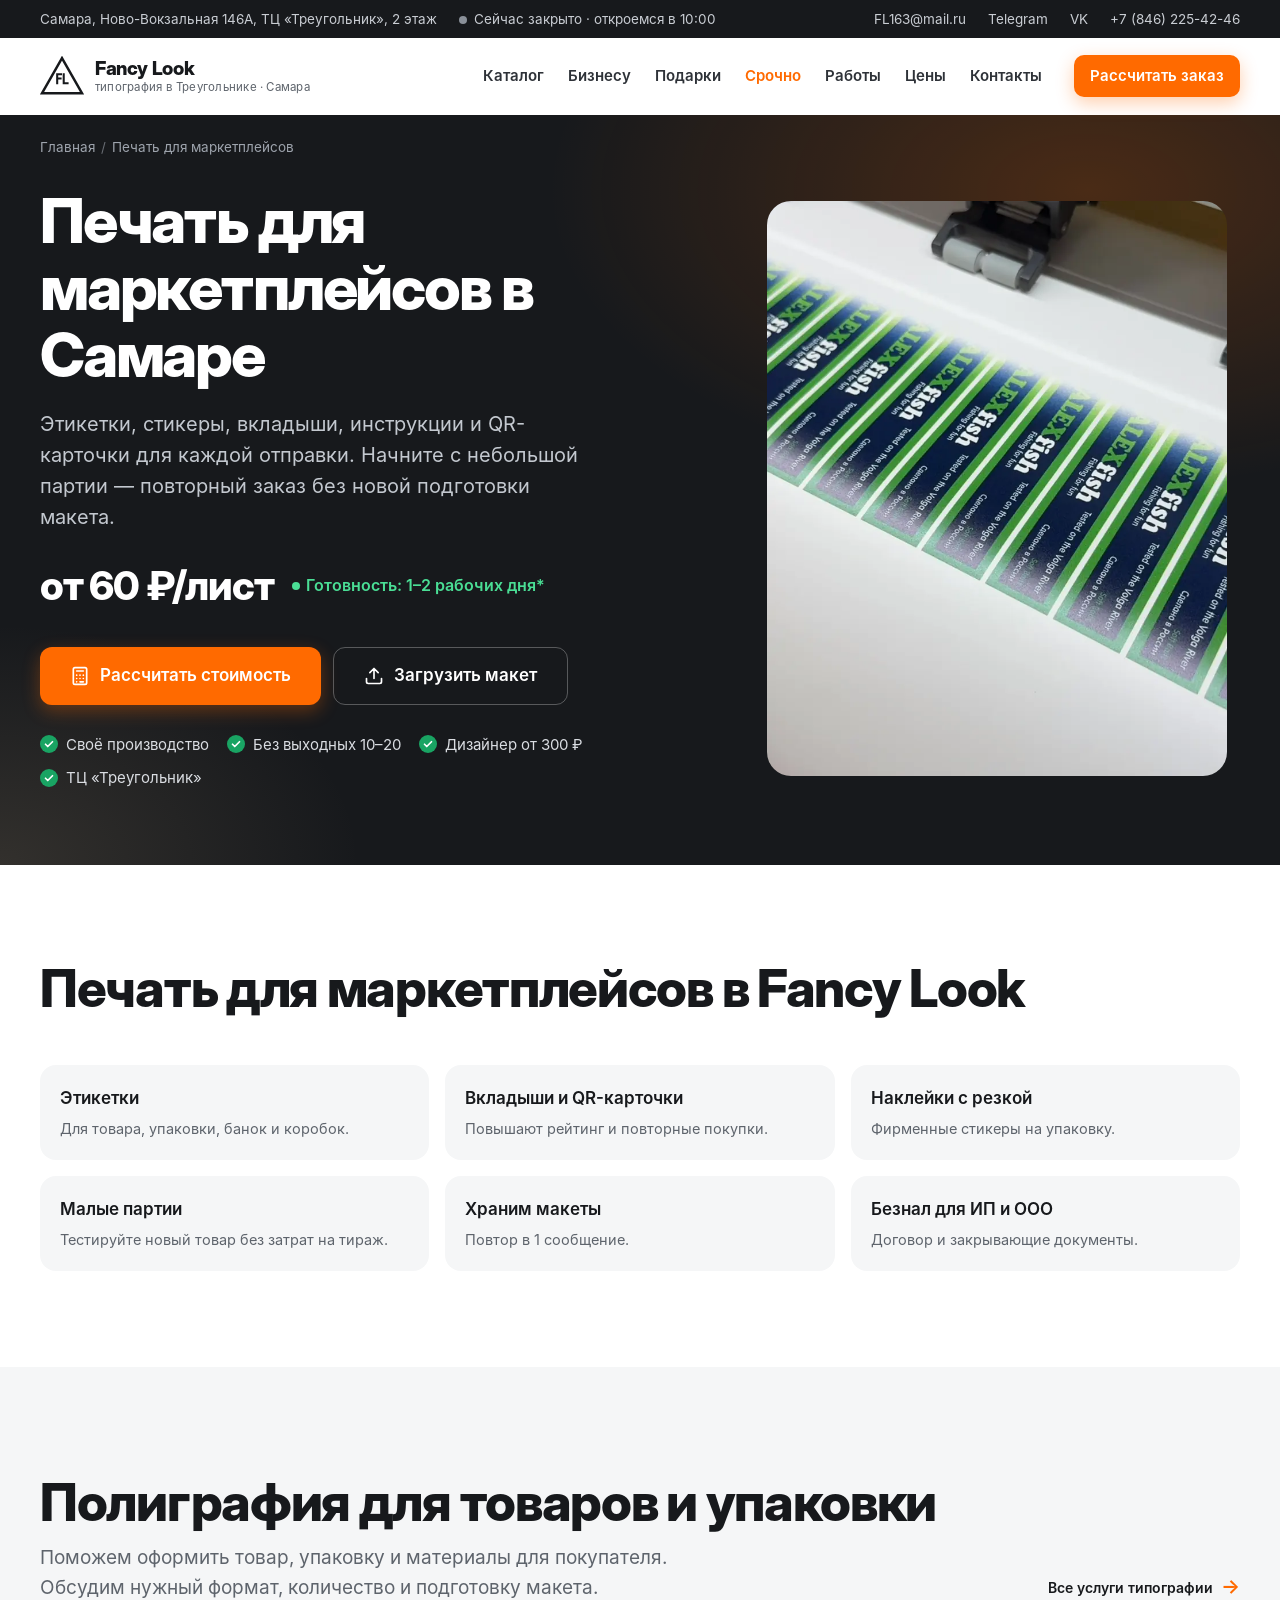
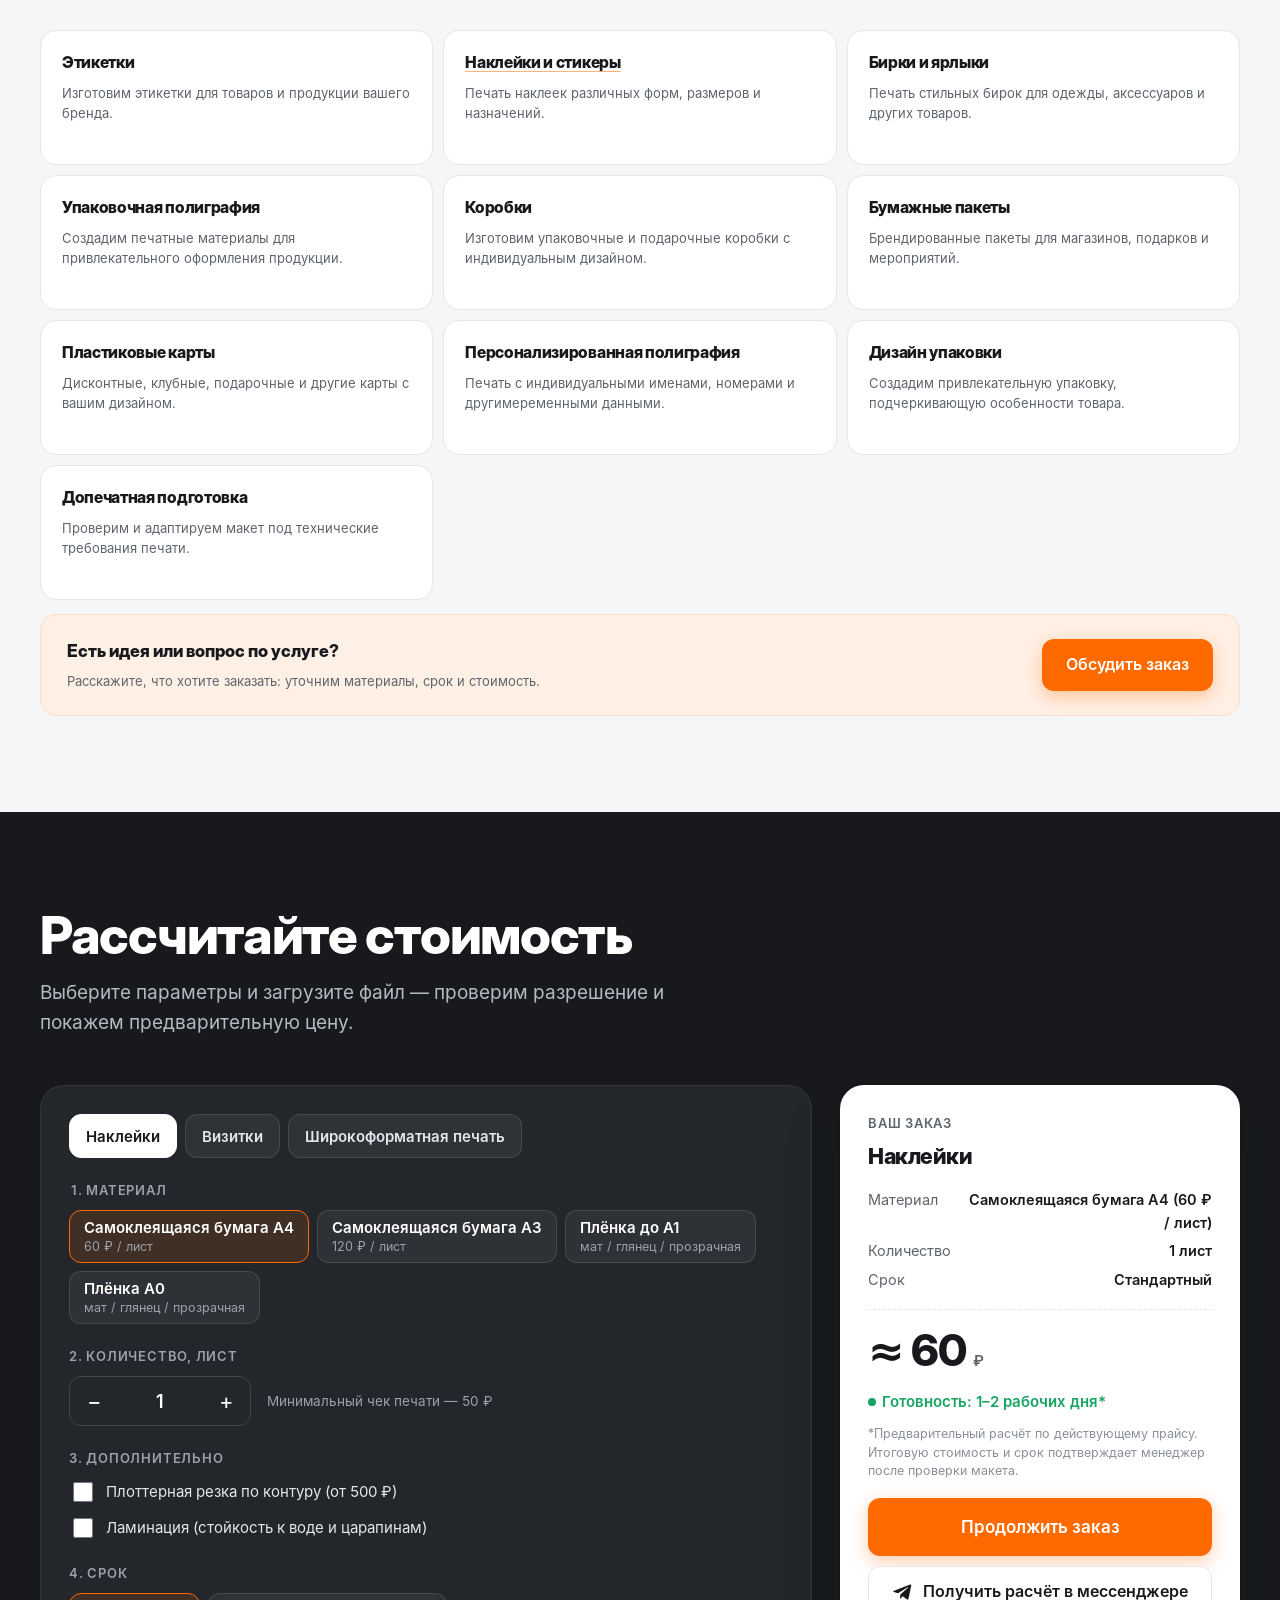
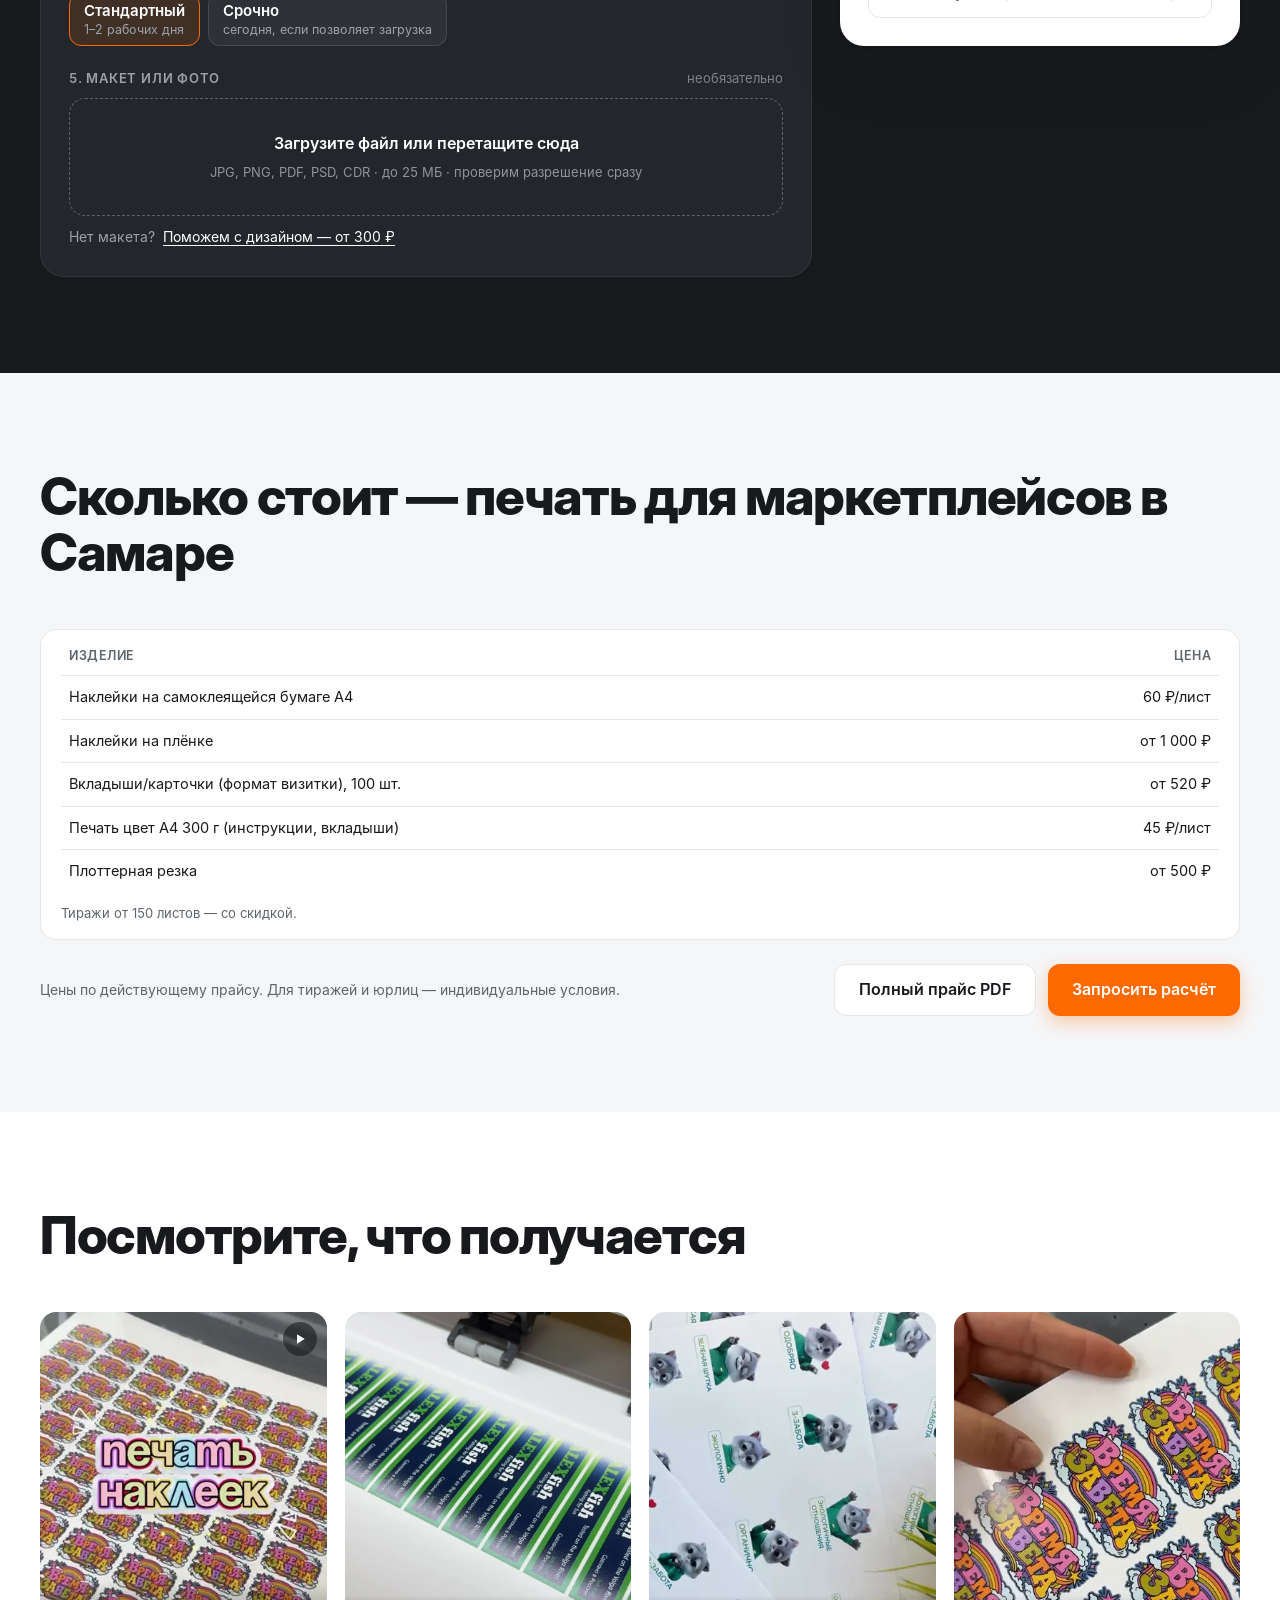
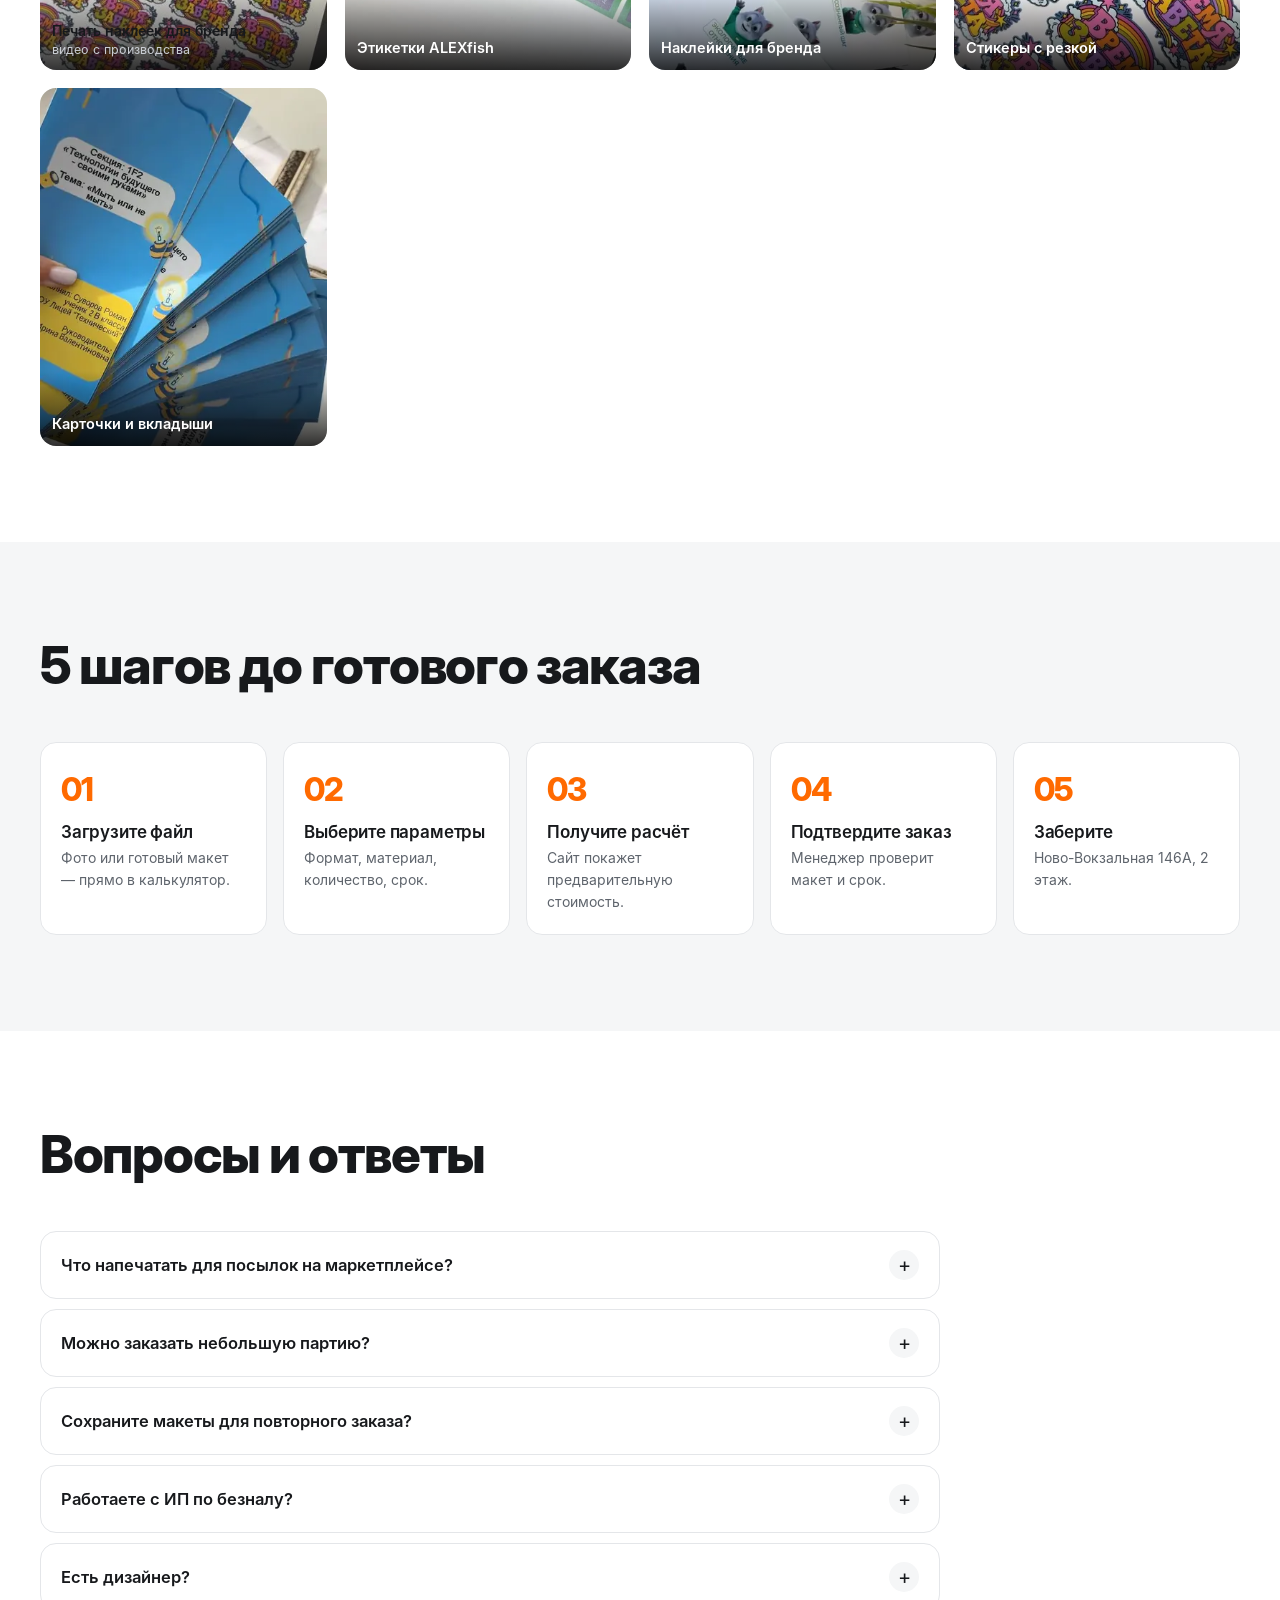
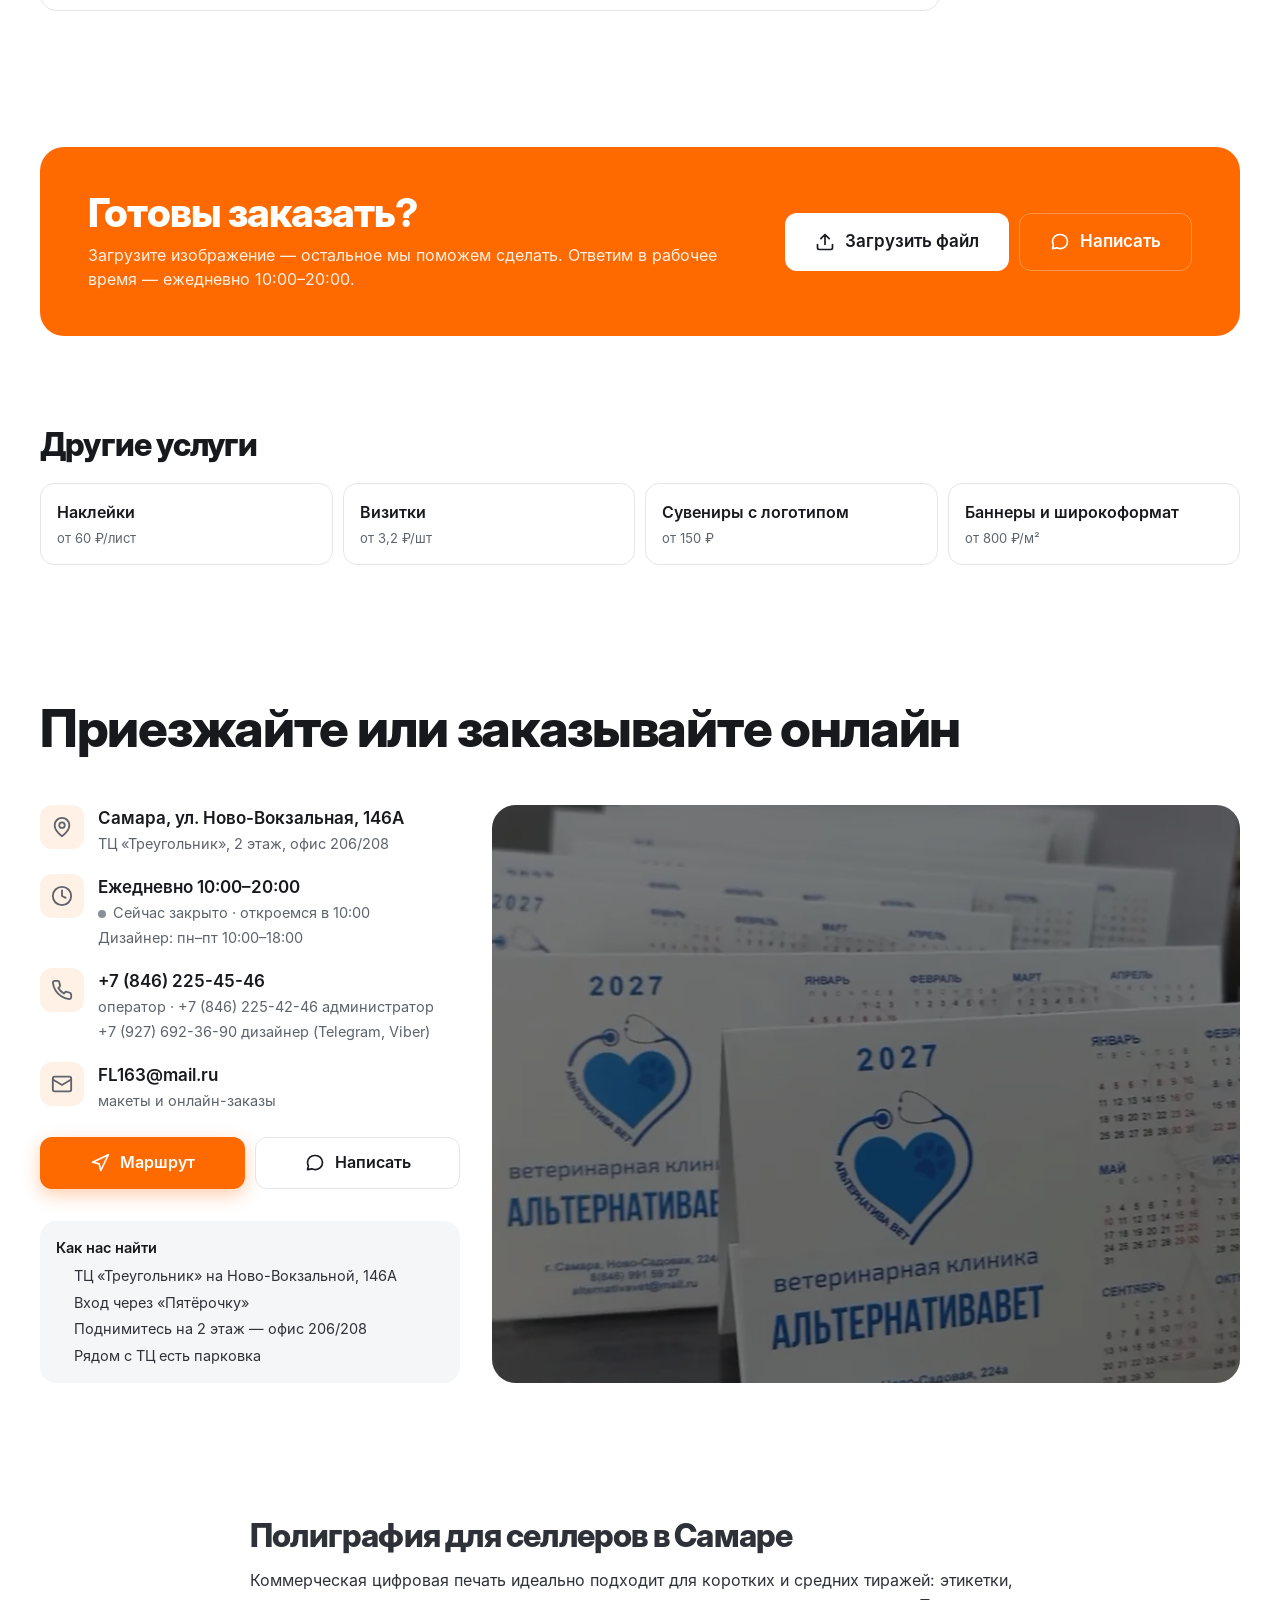
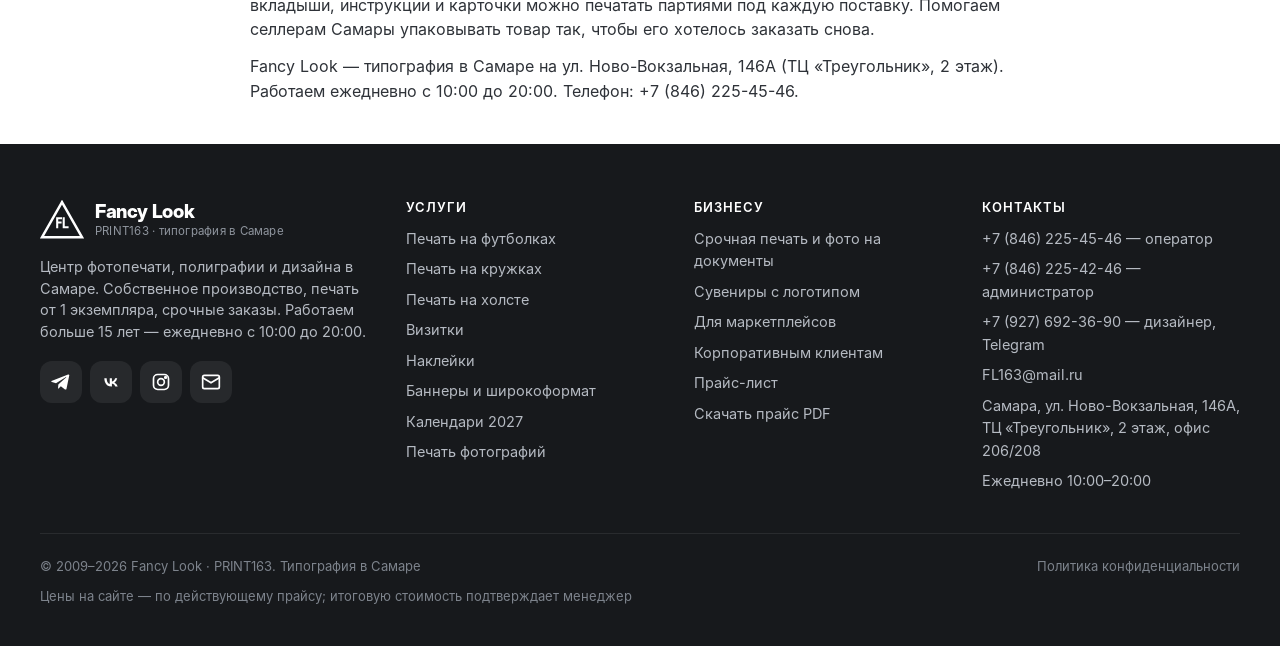
<file: pechat-dlya-marketpleysov-samara/index.html>
<!doctype html>
<html lang="ru" class="no-js">
<head>
<meta charset="utf-8">
<meta name="viewport" content="width=device-width, initial-scale=1, viewport-fit=cover">
<title>Печать для маркетплейсов в Самаре — этикетки, вкладыши, наклейки | Fancy Look</title>
<meta name="description" content="Полиграфия для селлеров Wildberries и Ozon в Самаре: этикетки, наклейки на упаковку, вкладыши «спасибо за покупку», QR-карточки за отзыв, инструкции. Малые партии и регулярные тиражи.">
<meta name="robots" content="index, follow, max-image-preview:large">
<link rel="canonical" href="https://print163.ru/pechat-dlya-marketpleysov-samara/">
<meta name="theme-color" content="#17191C">
<meta name="format-detection" content="telephone=no">
<meta name="geo.region" content="RU-SAM">
<meta name="geo.placename" content="Самара">
<meta property="og:type" content="website">
<meta property="og:locale" content="ru_RU">
<meta property="og:site_name" content="Fancy Look · PRINT163">
<meta property="og:title" content="Печать для маркетплейсов в Самаре — этикетки, вкладыши, наклейки | Fancy Look">
<meta property="og:description" content="Полиграфия для селлеров Wildberries и Ozon в Самаре: этикетки, наклейки на упаковку, вкладыши «спасибо за покупку», QR-карточки за отзыв, инструкции. Малые партии и регулярные тиражи.">
<meta property="og:url" content="https://print163.ru/pechat-dlya-marketpleysov-samara/">
<meta property="og:image" content="https://print163.ru/assets/img/og-image.jpg">
<meta property="og:image:width" content="1200">
<meta property="og:image:height" content="630">
<meta name="twitter:card" content="summary_large_image">
<!-- Подтверждение прав: вставьте коды из Яндекс Вебмастера и Google Search Console -->
<!-- <meta name="yandex-verification" content="XXXXXXXX"> -->
<!-- <meta name="google-site-verification" content="XXXXXXXX"> -->
<link rel="icon" href="../favicon.svg" type="image/svg+xml">
<link rel="icon" href="../favicon-32.png" sizes="32x32" type="image/png">
<link rel="apple-touch-icon" href="../apple-touch-icon.png">
<link rel="manifest" href="../manifest.webmanifest">
<link rel="preload" href="../assets/fonts/interdisplay-800.woff" as="font" type="font/woff" crossorigin>
<link rel="preload" href="../assets/fonts/inter-400.woff" as="font" type="font/woff" crossorigin>
<link rel="stylesheet" href="../assets/css/style.css?v=20261109">
<link rel="alternate" type="text/plain" title="LLM summary" href="../llms.txt">
<script type="application/ld+json">{"@context":"https://schema.org","@type":"Service","name":"Печать для маркетплейсов в Самаре","serviceType":"Печать для маркетплейсов","description":"Полиграфия для селлеров Wildberries и Ozon в Самаре: этикетки, наклейки на упаковку, вкладыши «спасибо за покупку», QR-карточки за отзыв, инструкции. Малые партии и регулярные тиражи.","provider":{"@context":"https://schema.org","@type":"LocalBusiness","@id":"https://print163.ru/#org","additionalType":"https://www.wikidata.org/wiki/Q1251750","name":"Fancy Look — типография и центр фотопечати (PRINT163)","alternateName":["Fancy Look","PRINT163","Типография в Треугольнике","Фэнси Лук"],"description":"Типография и центр фотопечати в Самаре: печать на футболках и кружках, визитки, наклейки, баннеры, холсты, календари, фото на документы, сувениры с логотипом. Собственное производство, от 1 экземпляра, срочные заказы.","url":"https://print163.ru/","logo":"https://print163.ru/assets/img/icon-512.png","image":["https://print163.ru/assets/img/og-image.jpg","https://print163.ru/assets/img/pechat-nakleek-samara-800.jpg","https://print163.ru/assets/img/brendirovanie-futbolok-samara-800.jpg"],"telephone":"+7 (846) 225-45-46","email":"FL163@mail.ru","priceRange":"₽–₽₽","currenciesAccepted":"RUB","paymentAccepted":"Наличные, банковская карта, СБП, безналичный расчёт","address":{"@type":"PostalAddress","streetAddress":"ул. Ново-Вокзальная, 146А, ТЦ «Треугольник», 2 этаж, офис 206/208","addressLocality":"Самара","addressRegion":"Самарская область","addressCountry":"RU"},"hasMap":"https://yandex.ru/maps/?text=Самара%2C%20Ново-Вокзальная%20146А","areaServed":[{"@type":"City","name":"Самара"},{"@type":"AdministrativeArea","name":"Самарская область"}],"openingHoursSpecification":[{"@type":"OpeningHoursSpecification","dayOfWeek":["Monday","Tuesday","Wednesday","Thursday","Friday","Saturday","Sunday"],"opens":"10:00","closes":"20:00"}],"contactPoint":[{"@type":"ContactPoint","telephone":"+7 (846) 225-45-46","contactType":"customer service","areaServed":"RU","availableLanguage":"ru"},{"@type":"ContactPoint","telephone":"+7 (846) 225-42-46","contactType":"sales","areaServed":"RU","availableLanguage":"ru"},{"@type":"ContactPoint","telephone":"+7 (927) 692-36-90","contactType":"technical support","description":"Дизайнер, Telegram/Viber","availableLanguage":"ru"}],"sameAs":["https://vk.com/print163ru","https://t.me/print163","https://www.instagram.com/fl163_print/"],"knowsAbout":["оперативная полиграфия","цифровая печать","печать на футболках","сублимационная печать на кружках","широкоформатная печать","УФ-печать","лазерная гравировка","печать на холсте","фото на документы"]},"areaServed":{"@type":"City","name":"Самара"},"url":"https://print163.ru/pechat-dlya-marketpleysov-samara/","image":"https://print163.ru/assets/img/etiketki-dlya-tovarov-800.jpg","offers":{"@type":"AggregateOffer","priceCurrency":"RUB","lowPrice":"60","availability":"https://schema.org/InStock","url":"https://print163.ru/pechat-dlya-marketpleysov-samara/"}}</script><script type="application/ld+json">{"@context":"https://schema.org","@type":"BreadcrumbList","itemListElement":[{"@type":"ListItem","position":1,"name":"Главная","item":"https://print163.ru/"},{"@type":"ListItem","position":2,"name":"Печать для маркетплейсов","item":"https://print163.ru/pechat-dlya-marketpleysov-samara/"}]}</script><script type="application/ld+json">{"@context":"https://schema.org","@type":"FAQPage","mainEntity":[{"@type":"Question","name":"Что напечатать для посылок на маркетплейсе?","acceptedAnswer":{"@type":"Answer","text":"Вкладыш «спасибо за покупку», QR-карточку с просьбой об отзыве, инструкцию, фирменную наклейку на упаковку и этикетку на товар."}},{"@type":"Question","name":"Можно заказать небольшую партию?","acceptedAnswer":{"@type":"Answer","text":"Да, от одного листа наклеек и от 50 карточек."}},{"@type":"Question","name":"Сохраните макеты для повторного заказа?","acceptedAnswer":{"@type":"Answer","text":"Да, храним ваши макеты — повторный заказ без повторной подготовки."}},{"@type":"Question","name":"Работаете с ИП по безналу?","acceptedAnswer":{"@type":"Answer","text":"Да, заключаем договор и выставляем счёт."}},{"@type":"Question","name":"Есть дизайнер?","acceptedAnswer":{"@type":"Answer","text":"Да, сделаем вкладыш или этикетку в стиле бренда от 300 ₽."}}]}</script>
<link rel="stylesheet" href="../assets/css/catalog-expand.css"><script type="application/ld+json">{"@context":"https://schema.org","@type":"OfferCatalog","name":"Полиграфия для товаров и упаковки","itemListElement":[{"@type":"Offer","itemOffered":{"@type":"Service","name":"Этикетки","description":"Изготовим этикетки для товаров и продукции вашего бренда."}},{"@type":"Offer","itemOffered":{"@type":"Service","name":"Наклейки и стикеры","description":"Печать наклеек различных форм, размеров и назначений."}},{"@type":"Offer","itemOffered":{"@type":"Service","name":"Бирки и ярлыки","description":"Печать стильных бирок для одежды, аксессуаров и других товаров."}},{"@type":"Offer","itemOffered":{"@type":"Service","name":"Упаковочная полиграфия","description":"Создадим печатные материалы для привлекательного оформления продукции."}},{"@type":"Offer","itemOffered":{"@type":"Service","name":"Коробки","description":"Изготовим упаковочные и подарочные коробки с индивидуальным дизайном."}},{"@type":"Offer","itemOffered":{"@type":"Service","name":"Бумажные пакеты","description":"Брендированные пакеты для магазинов, подарков и мероприятий."}},{"@type":"Offer","itemOffered":{"@type":"Service","name":"Пластиковые карты","description":"Дисконтные, клубные, подарочные и другие карты с вашим дизайном."}},{"@type":"Offer","itemOffered":{"@type":"Service","name":"Персонализированная полиграфия","description":"Печать с индивидуальными именами, номерами и другимеременными данными."}},{"@type":"Offer","itemOffered":{"@type":"Service","name":"Дизайн упаковки","description":"Создадим привлекательную упаковку, подчеркивающую особенности товара."}},{"@type":"Offer","itemOffered":{"@type":"Service","name":"Допечатная подготовка","description":"Проверим и адаптируем макет под технические требования печати."}}]}</script></head>
<body data-root="../" data-product="stickers">
<a class="skip" href="#main">К содержимому</a>
<div class="topbar"><div class="container">
  <div class="topbar__l"><span>Самара, Ново-Вокзальная 146А, ТЦ «Треугольник», 2 этаж</span><span data-open-status>Ежедневно 10:00–20:00</span></div>
  <div class="topbar__r"><a href="mailto:FL163@mail.ru">FL163@mail.ru</a><a href="https://t.me/+79276923690" target="_blank" rel="noopener">Telegram</a><a href="https://vk.com/print163ru" target="_blank" rel="noopener">VK</a><a href="tel:+78462254246">+7 (846) 225-42-46</a></div>
</div></div>
<header class="header">
  <div class="container">
    <a class="logo" href="../" aria-label="Fancy Look — типография в Самаре, на главную">
      <span class="logo__mark"><svg viewBox="0 0 64 58" aria-hidden="true"><path d="M32 3 61 54H3Z" fill="none" stroke="currentColor" stroke-width="3.6"/><path fill="currentColor" d="M23.5 25h8.5v2.8h-5.5v3.4h4.9v2.8h-4.9V41h-3zM33 25h3v13.2h5.6V41H33z"/></svg></span>
      <span class="logo__txt"><span class="logo__name">Fancy Look</span><span class="logo__desc">типография в Треугольнике · Самара</span></span>
    </a>
    <nav class="nav" aria-label="Основное меню"><ul><li><a href="../#catalog">Каталог</a></li><li><a href="../#business">Бизнесу</a></li><li><a href="../#gifts">Подарки</a></li><li><a href="../srochnaya-pechat-samara/" class="is-hot">Срочно</a></li><li><a href="../#works">Работы</a></li><li><a href="../#price">Цены</a></li><li><a href="../#contacts">Контакты</a></li></ul></nav>
    <a class="header__phone" href="tel:+78462254546">+7 (846) 225-45-46<small>ежедневно 10:00–20:00</small></a>
    <a class="btn btn--primary btn--sm header__cta" href="../#calc" data-calc-open="">Рассчитать заказ</a>
    <a class="header__call" href="tel:+78462254546" aria-label="Позвонить +7 (846) 225-45-46"><svg viewBox="0 0 24 24" fill="none" stroke="currentColor" stroke-width="2" stroke-linecap="round" stroke-linejoin="round" aria-hidden="true"><path d="M22 16.9v3a2 2 0 0 1-2.2 2 19.8 19.8 0 0 1-8.6-3.1 19.5 19.5 0 0 1-6-6A19.8 19.8 0 0 1 2.1 4.2 2 2 0 0 1 4.1 2h3a2 2 0 0 1 2 1.7c.1.9.4 1.8.7 2.7a2 2 0 0 1-.5 2.1L8 9.8a16 16 0 0 0 6 6l1.3-1.3a2 2 0 0 1 2.1-.4c.9.3 1.8.6 2.7.7a2 2 0 0 1 1.7 2z"/></svg></a>
    <button class="burger" type="button" aria-label="Меню" aria-expanded="false" aria-controls="mnav"><span></span></button>
  </div>
</header>
<div class="mnav" id="mnav">
  <div class="mnav__group">Разделы</div><a href="../#catalog">Каталог</a><a href="../#business">Бизнесу</a><a href="../#gifts">Подарки</a><a href="../srochnaya-pechat-samara/">Срочно</a><a href="../#works">Работы</a><a href="../#price">Цены</a><a href="../#contacts">Контакты</a>
  <div class="mnav__group">Популярные услуги</div><a href="../pechat-na-futbolkah-samara/">Печать на футболках</a><a href="../pechat-na-kruzhkah-samara/">Печать на кружках</a><a href="../pechat-na-holste-samara/">Печать на холсте</a><a href="../pechat-vizitok-samara/">Визитки</a><a href="../pechat-nakleek-samara/">Наклейки</a><a href="../pechat-bannerov-samara/">Баннеры и широкоформат</a><a href="../kalendari-samara/">Календари 2027</a><a href="../fotopechat-samara/">Печать фотографий</a><a href="../srochnaya-pechat-samara/">Срочная печать и фото на документы</a><a href="../korporativnye-podarki-samara/">Сувениры с логотипом</a><a href="../pechat-dlya-marketpleysov-samara/">Для маркетплейсов</a>
  <div class="mnav__contacts">
    <a class="btn btn--primary" href="tel:+78462254546"><svg viewBox="0 0 24 24" fill="none" stroke="currentColor" stroke-width="2" stroke-linecap="round" stroke-linejoin="round" aria-hidden="true"><path d="M22 16.9v3a2 2 0 0 1-2.2 2 19.8 19.8 0 0 1-8.6-3.1 19.5 19.5 0 0 1-6-6A19.8 19.8 0 0 1 2.1 4.2 2 2 0 0 1 4.1 2h3a2 2 0 0 1 2 1.7c.1.9.4 1.8.7 2.7a2 2 0 0 1-.5 2.1L8 9.8a16 16 0 0 0 6 6l1.3-1.3a2 2 0 0 1 2.1-.4c.9.3 1.8.6 2.7.7a2 2 0 0 1 1.7 2z"/></svg> +7 (846) 225-45-46</a>
    <button class="btn btn--ghost" type="button" data-msgr><svg viewBox="0 0 24 24" fill="none" stroke="currentColor" stroke-width="2" stroke-linecap="round" stroke-linejoin="round" aria-hidden="true"><path d="M21 11.5a8.4 8.4 0 0 1-9 8.4 8.6 8.6 0 0 1-3.8-.9L3 20l1.1-4.6A8.4 8.4 0 0 1 3 11.5 8.5 8.5 0 0 1 12 3a8.5 8.5 0 0 1 9 8.5z"/></svg> Написать в мессенджер</button>
  </div>
</div>
<main id="main">
<section class="hero">
  <div class="container">
    <nav class="crumbs" aria-label="Хлебные крошки"><a href="../">Главная</a><span>/</span>Печать для маркетплейсов</nav>
    <div class="lhero">
      <div>
        <h1>Печать для маркетплейсов в Самаре</h1>
        <p class="hero__lead">Этикетки, стикеры, вкладыши, инструкции и QR-карточки для каждой отправки. Начните с небольшой партии — повторный заказ без новой подготовки макета.</p>
        <div class="lhero__price"><b>от 60 ₽/лист</b><span class="ready">Готовность: 1–2 рабочих дня*</span></div>
        <div class="hero__cta">
          <a class="btn btn--primary btn--lg" href="#calc" data-calc-open="stickers"><svg viewBox="0 0 24 24" fill="none" stroke="currentColor" stroke-width="2" stroke-linecap="round" stroke-linejoin="round" aria-hidden="true"><rect x="4" y="2" width="16" height="20" rx="2"/><path d="M8 6h8M8 11h.01M12 11h.01M16 11h.01M8 15h.01M12 15h.01M16 15h.01M8 19h.01M12 19h4"/></svg> Рассчитать стоимость</a>
          <a class="btn btn--ghost-light btn--lg" href="#calc" data-upload><svg viewBox="0 0 24 24" fill="none" stroke="currentColor" stroke-width="2" stroke-linecap="round" stroke-linejoin="round" aria-hidden="true"><path d="M21 15v4a2 2 0 0 1-2 2H5a2 2 0 0 1-2-2v-4M17 8l-5-5-5 5M12 3v12"/></svg> Загрузить макет</a>
        </div>
        <ul class="hero__checks"><li>Своё производство</li><li>Без выходных 10–20</li><li>Дизайнер от 300 ₽</li><li>ТЦ «Треугольник»</li></ul>
      </div>
      <div class="lhero__img"><picture><source type="image/webp" srcset="../assets/img/etiketki-dlya-tovarov-400.webp 400w, ../assets/img/etiketki-dlya-tovarov-800.webp 800w" sizes="(min-width:1024px) 460px, 100vw"><img src="../assets/img/etiketki-dlya-tovarov-800.jpg" width="800" height="1000" alt="Печать этикеток для товаров маркетплейса — Fancy Look Самара" fetchpriority="high" decoding="async"></picture></div>
    </div>
  </div>
</section>

<section class="section">
  <div class="container">
    <div class="sec-head rv"><h2 class="h-sec">Печать для маркетплейсов в Fancy Look</h2></div>
    <ul class="feat"><li class="rv"><b>Этикетки</b><span>Для товара, упаковки, банок и коробок.</span></li><li class="rv"><b>Вкладыши и QR-карточки</b><span>Повышают рейтинг и повторные покупки.</span></li><li class="rv"><b>Наклейки с резкой</b><span>Фирменные стикеры на упаковку.</span></li><li class="rv"><b>Малые партии</b><span>Тестируйте новый товар без затрат на тираж.</span></li><li class="rv"><b>Храним макеты</b><span>Повтор в 1 сообщение.</span></li><li class="rv"><b>Безнал для ИП и ООО</b><span>Договор и закрывающие документы.</span></li></ul>
  </div>
</section>

<section class="topic-services section section--gray" id="services-detail"><div class="container"><div class="topic-header"><div><h2 class="h-sec">Полиграфия для товаров и упаковки</h2><p class="sub">Поможем оформить товар, упаковку и материалы для покупателя. Обсудим нужный формат, количество и подготовку макета.</p></div><a class="topic-all" href="../uslugi/">Все услуги типографии <span aria-hidden="true">→</span></a></div><div class="topic-grid"><article class="topic-card"><h3>Этикетки</h3><p>Изготовим этикетки для товаров и продукции вашего бренда.</p></article><article class="topic-card"><h3><a href="../pechat-nakleek-samara/">Наклейки и стикеры</a></h3><p>Печать наклеек различных форм, размеров и назначений.</p></article><article class="topic-card"><h3>Бирки и ярлыки</h3><p>Печать стильных бирок для одежды, аксессуаров и других товаров.</p></article><article class="topic-card"><h3>Упаковочная полиграфия</h3><p>Создадим печатные материалы для привлекательного оформления продукции.</p></article><article class="topic-card"><h3>Коробки</h3><p>Изготовим упаковочные и подарочные коробки с индивидуальным дизайном.</p></article><article class="topic-card"><h3>Бумажные пакеты</h3><p>Брендированные пакеты для магазинов, подарков и мероприятий.</p></article><article class="topic-card"><h3>Пластиковые карты</h3><p>Дисконтные, клубные, подарочные и другие карты с вашим дизайном.</p></article><article class="topic-card"><h3>Персонализированная полиграфия</h3><p>Печать с индивидуальными именами, номерами и другимеременными данными.</p></article><article class="topic-card"><h3>Дизайн упаковки</h3><p>Создадим привлекательную упаковку, подчеркивающую особенности товара.</p></article><article class="topic-card"><h3>Допечатная подготовка</h3><p>Проверим и адаптируем макет под технические требования печати.</p></article></div><div class="topic-cta"><div><strong>Есть идея или вопрос по услуге?</strong><p>Расскажите, что хотите заказать: уточним материалы, срок и стоимость.</p></div><a class="btn btn--primary" href="https://t.me/print163" target="_blank" rel="noopener">Обсудить заказ</a></div></div></section>
<section class="section section--dark" id="calc">
  <div class="container">
    <div class="sec-head rv"><h2 class="h-sec">Рассчитайте стоимость</h2><p class="sub">Выберите параметры и загрузите файл — проверим разрешение и покажем предварительную цену.</p></div>
    <div class="calc" data-calc data-products="stickers,cards,poster" data-default="stickers">
  <div class="calc__main">
    <div class="calc__tabs" role="tablist" aria-label="Что печатаем"></div>
    <div class="calc__body"></div>
  </div>
  <aside class="calc__aside" aria-live="polite">
    <div class="summary">
      <div class="preview"></div>
      <div class="summary__title">Ваш заказ</div>
      <div class="summary__name"></div>
      <dl></dl>
      <div class="summary__total">
        <div class="summary__price"></div>
        <div class="summary__unit"></div>
        <div class="ready"></div>
      </div>
      <p class="summary__note">*Предварительный расчёт по действующему прайсу. Итоговую стоимость и срок подтверждает менеджер после проверки макета.</p>
      <div class="summary__btns">
        <button type="button" class="btn btn--primary btn--lg" data-calc-order>Продолжить заказ</button>
        <button type="button" class="btn btn--ghost" data-calc-msgr><svg viewBox="0 0 24 24" fill="currentColor" aria-hidden="true"><path d="M21.9 4.3 18.6 20c-.2 1.1-.9 1.4-1.8.9l-5-3.7-2.4 2.3c-.3.3-.5.5-1 .5l.4-5.1 9.3-8.4c.4-.4-.1-.6-.6-.2L6 13.5l-4.9-1.5c-1.1-.3-1.1-1.1.2-1.6L20.5 3c.9-.3 1.7.2 1.4 1.3z"/></svg> Получить расчёт в мессенджере</button>
      </div>
    </div>
  </aside>
</div>
  </div>
</section>

<section class="section section--gray" id="price">
  <div class="container">
    <div class="sec-head rv"><h2 class="h-sec">Сколько стоит — печать для маркетплейсов в Самаре</h2></div>
    <div class="acc rv" style="padding:6px 20px 16px"><div class="acc__body" style="padding:0"><table class="pt"><thead><tr><th>Изделие</th><th>Цена</th></tr></thead><tbody><tr><td>Наклейки на самоклеящейся бумаге A4</td><td>60 ₽/лист</td></tr><tr><td>Наклейки на плёнке</td><td>от 1 000 ₽</td></tr><tr><td>Вкладыши/карточки (формат визитки), 100 шт.</td><td>от 520 ₽</td></tr><tr><td>Печать цвет A4 300 г (инструкции, вкладыши)</td><td>45 ₽/лист</td></tr><tr><td>Плоттерная резка</td><td>от 500 ₽</td></tr></tbody></table><p class="pt-note">Тиражи от 150 листов — со скидкой.</p></div></div>
    <div class="price-cta"><p>Цены по действующему прайсу. Для тиражей и юрлиц — индивидуальные условия.</p><a class="btn btn--ghost" href="../assets/price/pamyatka_klienta.pdf" target="_blank" rel="noopener">Полный прайс PDF</a><button type="button" class="btn btn--primary" data-order="Печать для маркетплейсов">Запросить расчёт</button></div>
  </div>
</section>

<section class="section" id="works">
  <div class="container">
    <div class="sec-head rv"><h2 class="h-sec">Посмотрите, что получается</h2></div>
    <div class="works"><figure class="reel rv" style="aspect-ratio:4/5"><video data-auto data-src="../assets/video/pechat-nakleek.mp4" poster="../assets/video/pechat-nakleek.webp" muted loop playsinline preload="none" aria-label="Видео: Печать наклеек для бренда"></video><span class="reel__play"><svg viewBox="0 0 24 24" fill="currentColor" aria-hidden="true"><path d="M7 4v16l13-8z"/></svg></span><figcaption>Печать наклеек для бренда<small>видео с производства</small></figcaption></figure><figure class="work rv" tabindex="0"><picture><source type="image/webp" srcset="../assets/img/etiketki-dlya-tovarov-400.webp 400w, ../assets/img/etiketki-dlya-tovarov-800.webp 800w" sizes="(min-width:1100px) 300px, (min-width:768px) 33vw, 50vw"><img src="../assets/img/etiketki-dlya-tovarov-800.jpg" width="800" height="1000" alt="Этикетки ALEXfish" loading="lazy" decoding="async"></picture><figcaption>Этикетки ALEXfish</figcaption></figure><figure class="work rv" tabindex="0"><picture><source type="image/webp" srcset="../assets/img/nakleyki-dlya-brenda-400.webp 400w, ../assets/img/nakleyki-dlya-brenda-800.webp 800w" sizes="(min-width:1100px) 300px, (min-width:768px) 33vw, 50vw"><img src="../assets/img/nakleyki-dlya-brenda-800.jpg" width="800" height="1000" alt="Наклейки для бренда" loading="lazy" decoding="async"></picture><figcaption>Наклейки для бренда</figcaption></figure><figure class="work rv" tabindex="0"><picture><source type="image/webp" srcset="../assets/img/pechat-nakleek-samara-400.webp 400w, ../assets/img/pechat-nakleek-samara-800.webp 800w" sizes="(min-width:1100px) 300px, (min-width:768px) 33vw, 50vw"><img src="../assets/img/pechat-nakleek-samara-800.jpg" width="800" height="1000" alt="Стикеры с резкой" loading="lazy" decoding="async"></picture><figcaption>Стикеры с резкой</figcaption></figure><figure class="work rv" tabindex="0"><picture><source type="image/webp" srcset="../assets/img/kartochki-dlya-konferencii-400.webp 400w, ../assets/img/kartochki-dlya-konferencii-800.webp 800w" sizes="(min-width:1100px) 300px, (min-width:768px) 33vw, 50vw"><img src="../assets/img/kartochki-dlya-konferencii-800.jpg" width="800" height="1000" alt="Карточки и вкладыши" loading="lazy" decoding="async"></picture><figcaption>Карточки и вкладыши</figcaption></figure></div>
  </div>
</section>

<section class="section section--gray">
  <div class="container">
    <div class="sec-head rv"><h2 class="h-sec">5 шагов до готового заказа</h2></div>
    <ol class="steps">
      <li class="step rv"><h3>Загрузите файл</h3><p>Фото или готовый макет — прямо в калькулятор.</p></li>
      <li class="step rv"><h3>Выберите параметры</h3><p>Формат, материал, количество, срок.</p></li>
      <li class="step rv"><h3>Получите расчёт</h3><p>Сайт покажет предварительную стоимость.</p></li>
      <li class="step rv"><h3>Подтвердите заказ</h3><p>Менеджер проверит макет и срок.</p></li>
      <li class="step rv"><h3>Заберите</h3><p>Ново-Вокзальная 146А, 2 этаж.</p></li>
    </ol>
  </div>
</section>

<section class="section" id="faq">
  <div class="container">
    <div class="sec-head rv"><h2 class="h-sec">Вопросы и ответы</h2></div>
    <div class="faq"><details class="acc"><summary>Что напечатать для посылок на маркетплейсе?</summary><div class="acc__body"><p>Вкладыш «спасибо за покупку», QR-карточку с просьбой об отзыве, инструкцию, фирменную наклейку на упаковку и этикетку на товар.</p></div></details><details class="acc"><summary>Можно заказать небольшую партию?</summary><div class="acc__body"><p>Да, от одного листа наклеек и от 50 карточек.</p></div></details><details class="acc"><summary>Сохраните макеты для повторного заказа?</summary><div class="acc__body"><p>Да, храним ваши макеты — повторный заказ без повторной подготовки.</p></div></details><details class="acc"><summary>Работаете с ИП по безналу?</summary><div class="acc__body"><p>Да, заключаем договор и выставляем счёт.</p></div></details><details class="acc"><summary>Есть дизайнер?</summary><div class="acc__body"><p>Да, сделаем вкладыш или этикетку в стиле бренда от 300 ₽.</p></div></details></div>
  </div>
</section>

<section class="section section--tight">
  <div class="container">
    <div class="final rv">
      <div><h2>Готовы заказать?</h2><p>Загрузите изображение — остальное мы поможем сделать. Ответим в рабочее время — ежедневно 10:00–20:00.</p></div>
      <div class="final__btns"><a class="btn btn--white btn--lg" href="#calc" data-upload><svg viewBox="0 0 24 24" fill="none" stroke="currentColor" stroke-width="2" stroke-linecap="round" stroke-linejoin="round" aria-hidden="true"><path d="M21 15v4a2 2 0 0 1-2 2H5a2 2 0 0 1-2-2v-4M17 8l-5-5-5 5M12 3v12"/></svg> Загрузить файл</a><button type="button" class="btn btn--ghost-light btn--lg" data-msgr><svg viewBox="0 0 24 24" fill="none" stroke="currentColor" stroke-width="2" stroke-linecap="round" stroke-linejoin="round" aria-hidden="true"><path d="M21 11.5a8.4 8.4 0 0 1-9 8.4 8.6 8.6 0 0 1-3.8-.9L3 20l1.1-4.6A8.4 8.4 0 0 1 3 11.5 8.5 8.5 0 0 1 12 3a8.5 8.5 0 0 1 9 8.5z"/></svg> Написать</button></div>
    </div>
  </div>
</section>

<section class="section section--tight">
  <div class="container">
    <h2 class="h-sec" style="font-size:clamp(24px,3vw,32px);margin-bottom:20px">Другие услуги</h2>
    <div class="related"><a href="../pechat-nakleek-samara/">Наклейки<small>от 60 ₽/лист</small></a><a href="../pechat-vizitok-samara/">Визитки<small>от 3,2 ₽/шт</small></a><a href="../korporativnye-podarki-samara/">Сувениры с логотипом<small>от 150 ₽</small></a><a href="../pechat-bannerov-samara/">Баннеры и широкоформат<small>от 800 ₽/м²</small></a></div>
  </div>
</section>

<section class="section" id="contacts">
  <div class="container">
    <div class="sec-head rv"><h2 class="h-sec">Приезжайте или заказывайте онлайн</h2></div>
    <div class="contacts">
      <div class="cinfo rv">
        <div class="cinfo__item"><span class="cinfo__ic"><svg viewBox="0 0 24 24" fill="none" stroke="currentColor" stroke-width="2" stroke-linecap="round" stroke-linejoin="round" aria-hidden="true"><path d="M20 10c0 6-8 12-8 12s-8-6-8-12a8 8 0 0 1 16 0z"/><circle cx="12" cy="10" r="3"/></svg></span><div><b>Самара, ул. Ново-Вокзальная, 146А</b><span>ТЦ «Треугольник», 2 этаж, офис 206/208</span></div></div>
        <div class="cinfo__item"><span class="cinfo__ic"><svg viewBox="0 0 24 24" fill="none" stroke="currentColor" stroke-width="2" stroke-linecap="round" stroke-linejoin="round" aria-hidden="true"><circle cx="12" cy="12" r="10"/><path d="M12 6v6l4 2"/></svg></span><div><b>Ежедневно 10:00–20:00</b><span data-open-status>без выходных</span><br><span>Дизайнер: пн–пт 10:00–18:00</span></div></div>
        <div class="cinfo__item"><span class="cinfo__ic"><svg viewBox="0 0 24 24" fill="none" stroke="currentColor" stroke-width="2" stroke-linecap="round" stroke-linejoin="round" aria-hidden="true"><path d="M22 16.9v3a2 2 0 0 1-2.2 2 19.8 19.8 0 0 1-8.6-3.1 19.5 19.5 0 0 1-6-6A19.8 19.8 0 0 1 2.1 4.2 2 2 0 0 1 4.1 2h3a2 2 0 0 1 2 1.7c.1.9.4 1.8.7 2.7a2 2 0 0 1-.5 2.1L8 9.8a16 16 0 0 0 6 6l1.3-1.3a2 2 0 0 1 2.1-.4c.9.3 1.8.6 2.7.7a2 2 0 0 1 1.7 2z"/></svg></span><div><b><a href="tel:+78462254546">+7 (846) 225-45-46</a></b><span>оператор · </span><a class="s" href="tel:+78462254246">+7 (846) 225-42-46</a><span> администратор</span><br><a class="s" href="tel:+79276923690">+7 (927) 692-36-90</a><span> дизайнер (Telegram, Viber)</span></div></div>
        <div class="cinfo__item"><span class="cinfo__ic"><svg viewBox="0 0 24 24" fill="none" stroke="currentColor" stroke-width="2" stroke-linecap="round" stroke-linejoin="round" aria-hidden="true"><rect x="2" y="4" width="20" height="16" rx="2"/><path d="m22 7-10 6L2 7"/></svg></span><div><b><a href="mailto:FL163@mail.ru">FL163@mail.ru</a></b><span>макеты и онлайн-заказы</span></div></div>
        <div class="cinfo__btns"><a class="btn btn--primary" href="https://yandex.ru/maps/?text=Самара%2C%20Ново-Вокзальная%20146А" target="_blank" rel="noopener"><svg viewBox="0 0 24 24" fill="none" stroke="currentColor" stroke-width="2" stroke-linecap="round" stroke-linejoin="round" aria-hidden="true"><path d="m3 11 19-9-9 19-2-8z"/></svg> Маршрут</a><button class="btn btn--ghost" type="button" data-msgr><svg viewBox="0 0 24 24" fill="none" stroke="currentColor" stroke-width="2" stroke-linecap="round" stroke-linejoin="round" aria-hidden="true"><path d="M21 11.5a8.4 8.4 0 0 1-9 8.4 8.6 8.6 0 0 1-3.8-.9L3 20l1.1-4.6A8.4 8.4 0 0 1 3 11.5 8.5 8.5 0 0 1 12 3a8.5 8.5 0 0 1 9 8.5z"/></svg> Написать</button></div>
        <div class="how"><b>Как нас найти</b><ol><li>ТЦ «Треугольник» на Ново-Вокзальной, 146А</li><li>Вход через «Пятёрочку»</li><li>Поднимитесь на 2 этаж — офис 206/208</li><li>Рядом с ТЦ есть парковка</li></ol></div>
      </div>
      <div class="map rv" data-map role="region" aria-label="Карта проезда"><div class="map__load"><b style="font-size:20px">Fancy Look на карте</b><span>Ново-Вокзальная, 146А, ТЦ «Треугольник»</span><span class="btn btn--white btn--sm">Показать карту</span></div></div>
    </div>
  </div>
</section>

<section class="section section--tight">
  <div class="container seo-text"><h2>Полиграфия для селлеров в Самаре</h2><p>Коммерческая цифровая печать идеально подходит для коротких и средних тиражей: этикетки, вкладыши, инструкции и карточки можно печатать партиями под каждую поставку. Помогаем селлерам Самары упаковывать товар так, чтобы его хотелось заказать снова.</p><p>Fancy Look — типография в Самаре на ул. Ново-Вокзальная, 146А (ТЦ «Треугольник», 2 этаж). Работаем ежедневно с 10:00 до 20:00. Телефон: +7 (846) 225-45-46.</p></div>
</section>
</main>
<footer class="footer">
  <div class="container">
    <div class="footer__grid">
      <div>
        <a class="logo" href="../"><span class="logo__mark"><svg viewBox="0 0 64 58" aria-hidden="true"><path d="M32 3 61 54H3Z" fill="none" stroke="currentColor" stroke-width="3.6"/><path fill="currentColor" d="M23.5 25h8.5v2.8h-5.5v3.4h4.9v2.8h-4.9V41h-3zM33 25h3v13.2h5.6V41H33z"/></svg></span><span class="logo__txt"><span class="logo__name">Fancy Look</span><span class="logo__desc">PRINT163 · типография в Самаре</span></span></a>
        <p class="footer__about">Центр фотопечати, полиграфии и дизайна в Самаре. Собственное производство, печать от 1 экземпляра, срочные заказы. Работаем больше 15 лет — ежедневно с 10:00 до 20:00.</p>
        <div class="footer__soc">
          <a href="https://t.me/+79276923690" target="_blank" rel="noopener" aria-label="Telegram"><svg viewBox="0 0 24 24" fill="currentColor" aria-hidden="true"><path d="M21.9 4.3 18.6 20c-.2 1.1-.9 1.4-1.8.9l-5-3.7-2.4 2.3c-.3.3-.5.5-1 .5l.4-5.1 9.3-8.4c.4-.4-.1-.6-.6-.2L6 13.5l-4.9-1.5c-1.1-.3-1.1-1.1.2-1.6L20.5 3c.9-.3 1.7.2 1.4 1.3z"/></svg></a>
          <a href="https://vk.com/print163ru" target="_blank" rel="noopener" aria-label="ВКонтакте"><svg viewBox="0 0 24 24" fill="currentColor" aria-hidden="true"><path d="M12.8 17.5c-5.5 0-8.6-3.8-8.8-10h2.8c.1 4.6 2.1 6.5 3.7 6.9V7.5h2.6v4c1.6-.2 3.3-2 3.8-4h2.6a7.7 7.7 0 0 1-3.5 5 8 8 0 0 1 4.1 5h-2.9a5 5 0 0 0-4.1-3.6v3.6z"/></svg></a>
          <a href="https://www.instagram.com/fl163_print/" target="_blank" rel="noopener nofollow" aria-label="Instagram fl163_print"><svg viewBox="0 0 24 24" fill="none" stroke="currentColor" stroke-width="2" aria-hidden="true"><rect x="3" y="3" width="18" height="18" rx="5"/><circle cx="12" cy="12" r="4"/><circle cx="17.5" cy="6.5" r="1" fill="currentColor"/></svg></a>
          <a href="mailto:FL163@mail.ru" aria-label="E-mail"><svg viewBox="0 0 24 24" fill="none" stroke="currentColor" stroke-width="2" stroke-linecap="round" stroke-linejoin="round" aria-hidden="true"><rect x="2" y="4" width="20" height="16" rx="2"/><path d="m22 7-10 6L2 7"/></svg></a>
        </div>
      </div>
      <div><h4>Услуги</h4><ul><li><a href="../pechat-na-futbolkah-samara/">Печать на футболках</a></li><li><a href="../pechat-na-kruzhkah-samara/">Печать на кружках</a></li><li><a href="../pechat-na-holste-samara/">Печать на холсте</a></li><li><a href="../pechat-vizitok-samara/">Визитки</a></li><li><a href="../pechat-nakleek-samara/">Наклейки</a></li><li><a href="../pechat-bannerov-samara/">Баннеры и широкоформат</a></li><li><a href="../kalendari-samara/">Календари 2027</a></li><li><a href="../fotopechat-samara/">Печать фотографий</a></li></ul></div>
      <div><h4>Бизнесу</h4><ul><li><a href="../srochnaya-pechat-samara/">Срочная печать и фото на документы</a></li><li><a href="../korporativnye-podarki-samara/">Сувениры с логотипом</a></li><li><a href="../pechat-dlya-marketpleysov-samara/">Для маркетплейсов</a></li><li><a href="../#business">Корпоративным клиентам</a></li><li><a href="../#price">Прайс-лист</a></li><li><a href="../assets/price/pamyatka_klienta.pdf" target="_blank" rel="noopener">Скачать прайс PDF</a></li></ul></div>
      <div><h4>Контакты</h4><ul>
        <li><a href="tel:+78462254546">+7 (846) 225-45-46</a> — оператор</li>
        <li><a href="tel:+78462254246">+7 (846) 225-42-46</a> — администратор</li>
        <li><a href="tel:+79276923690">+7 (927) 692-36-90</a> — дизайнер, Telegram</li>
        <li><a href="mailto:FL163@mail.ru">FL163@mail.ru</a></li>
        <li>Самара, ул. Ново-Вокзальная, 146А, ТЦ «Треугольник», 2 этаж, офис 206/208</li>
        <li>Ежедневно 10:00–20:00</li>
      </ul></div>
    </div>
    
    <div class="footer__bottom">
      <span>© 2009–2026 Fancy Look · PRINT163. Типография в Самаре</span>
      <a href="../politika-konfidencialnosti/">Политика конфиденциальности</a>
      <span>Цены на сайте — по действующему прайсу; итоговую стоимость подтверждает менеджер</span>
    </div>
  </div>
</footer>
<nav class="mbar" aria-label="Быстрые действия">
  <a href="tel:+78462254546"><svg viewBox="0 0 24 24" fill="none" stroke="currentColor" stroke-width="2" stroke-linecap="round" stroke-linejoin="round" aria-hidden="true"><path d="M22 16.9v3a2 2 0 0 1-2.2 2 19.8 19.8 0 0 1-8.6-3.1 19.5 19.5 0 0 1-6-6A19.8 19.8 0 0 1 2.1 4.2 2 2 0 0 1 4.1 2h3a2 2 0 0 1 2 1.7c.1.9.4 1.8.7 2.7a2 2 0 0 1-.5 2.1L8 9.8a16 16 0 0 0 6 6l1.3-1.3a2 2 0 0 1 2.1-.4c.9.3 1.8.6 2.7.7a2 2 0 0 1 1.7 2z"/></svg>Позвонить</a>
  <button type="button" data-msgr><svg viewBox="0 0 24 24" fill="none" stroke="currentColor" stroke-width="2" stroke-linecap="round" stroke-linejoin="round" aria-hidden="true"><path d="M21 11.5a8.4 8.4 0 0 1-9 8.4 8.6 8.6 0 0 1-3.8-.9L3 20l1.1-4.6A8.4 8.4 0 0 1 3 11.5 8.5 8.5 0 0 1 12 3a8.5 8.5 0 0 1 9 8.5z"/></svg>Написать</button>
  <a class="is-main" href="../#calc" data-calc-open=""><svg viewBox="0 0 24 24" fill="none" stroke="currentColor" stroke-width="2" stroke-linecap="round" stroke-linejoin="round" aria-hidden="true"><rect x="4" y="2" width="16" height="20" rx="2"/><path d="M8 6h8M8 11h.01M12 11h.01M16 11h.01M8 15h.01M12 15h.01M16 15h.01M8 19h.01M12 19h4"/></svg>Рассчитать</a>
</nav>
<div class="fab"><a class="btn btn--primary" href="../#calc" data-calc-open=""><svg viewBox="0 0 24 24" fill="none" stroke="currentColor" stroke-width="2" stroke-linecap="round" stroke-linejoin="round" aria-hidden="true"><rect x="4" y="2" width="16" height="20" rx="2"/><path d="M8 6h8M8 11h.01M12 11h.01M16 11h.01M8 15h.01M12 15h.01M16 15h.01M8 19h.01M12 19h4"/></svg> Рассчитать заказ</a></div>
<div class="modal" id="order" aria-hidden="true" role="dialog" aria-modal="true" aria-labelledby="order-t">
  <div class="modal__bg" data-close></div>
  <div class="modal__box" tabindex="-1">
    <button class="modal__x" type="button" data-close aria-label="Закрыть">×</button>
    <div class="order-form">
      <h2 id="order-t">Оформить заявку</h2>
      <p class="modal__lead">Проверим макет, подтвердим цену и срок. Ответим в рабочее время — ежедневно 10:00–20:00.</p>
      <div class="osum"></div>
      <form class="form" data-form="order" novalidate>
        <input type="hidden" name="summary"><input type="hidden" name="product">
        <input type="text" name="website" tabindex="-1" autocomplete="off" class="sr-only" aria-hidden="true">
        <div class="form__row">
          <label class="field"><span>Имя</span><input class="input" name="name" autocomplete="name" required placeholder="Как к вам обращаться"></label>
          <label class="field"><span>Телефон</span><input class="input" name="phone" type="tel" autocomplete="tel" inputmode="tel" required placeholder="+7 (___) ___-__-__"></label>
        </div>
        <div class="field"><span>Куда ответить</span><div class="channels opts">
          <label class="opt"><input type="radio" name="channel" value="Звонок" checked><span>Звонок</span></label>
          <label class="opt"><input type="radio" name="channel" value="Telegram"><span>Telegram</span></label>
          <label class="opt"><input type="radio" name="channel" value="ВКонтакте"><span>ВКонтакте</span></label>
          <label class="opt"><input type="radio" name="channel" value="E-mail"><span>E-mail</span></label>
        </div></div>
        <label class="field"><span>Комментарий</span><textarea class="input" name="comment" rows="3" placeholder="Что нужно, к какому сроку, тираж"></textarea></label>
        <label class="field order-file"><span>Макет или фото (необязательно)</span><input class="input" type="file" name="files[]" accept=".jpg,.jpeg,.png,.pdf,.psd,.cdr,.tif,.tiff,.ai,.eps,.svg,.heic,.webp,.doc,.docx" style="padding:12px;height:auto"></label>
        <p class="order-attached" style="font-size:14px;font-weight:500"></p>
        <label class="consent"><input type="checkbox" name="consent" required checked><span>Согласен на обработку персональных данных согласно <a href="../politika-konfidencialnosti/" target="_blank">политике конфиденциальности</a></span></label>
        <button class="btn btn--primary btn--lg btn--block" type="submit">Отправить заявку</button>
      </form>
    </div>
    <div class="order-done" hidden></div>
  </div>
</div>
<div class="modal" id="msgr" aria-hidden="true" role="dialog" aria-modal="true" aria-labelledby="msgr-t">
  <div class="modal__bg" data-close></div>
  <div class="modal__box" tabindex="-1">
    <button class="modal__x" type="button" data-close aria-label="Закрыть">×</button>
    <h2 id="msgr-t">Здравствуйте! Хочу заказать…</h2>
    <p class="modal__lead">Отметьте, что нужно — мы подготовим сообщение. В чате можно сразу приложить фото или макет.</p>
    <div class="msgr">
      <div class="opts"><label class="opt"><input type="checkbox" name="want" value="Футболку"><span>Футболку</span></label><label class="opt"><input type="checkbox" name="want" value="Кружку"><span>Кружку</span></label><label class="opt"><input type="checkbox" name="want" value="Холст"><span>Холст</span></label><label class="opt"><input type="checkbox" name="want" value="Визитки"><span>Визитки</span></label><label class="opt"><input type="checkbox" name="want" value="Наклейки"><span>Наклейки</span></label><label class="opt"><input type="checkbox" name="want" value="Баннер"><span>Баннер</span></label><label class="opt"><input type="checkbox" name="want" value="Календари"><span>Календари</span></label><label class="opt"><input type="checkbox" name="want" value="Фото"><span>Фото</span></label><label class="opt"><input type="checkbox" name="want" value="Полиграфию"><span>Полиграфию</span></label><label class="opt"><input type="checkbox" name="want" value="Сувениры с логотипом"><span>Сувениры с логотипом</span></label><label class="opt"><input type="checkbox" name="want" value="Другое"><span>Другое</span></label></div>
      <div class="osum"></div>
      <div class="msgr__go">
        <a class="btn btn--primary" href="https://t.me/+79276923690" target="_blank" rel="noopener" data-go="tg"><svg viewBox="0 0 24 24" fill="currentColor" aria-hidden="true"><path d="M21.9 4.3 18.6 20c-.2 1.1-.9 1.4-1.8.9l-5-3.7-2.4 2.3c-.3.3-.5.5-1 .5l.4-5.1 9.3-8.4c.4-.4-.1-.6-.6-.2L6 13.5l-4.9-1.5c-1.1-.3-1.1-1.1.2-1.6L20.5 3c.9-.3 1.7.2 1.4 1.3z"/></svg> Telegram</a>
        <a class="btn btn--dark" href="https://vk.me/print163ru" target="_blank" rel="noopener" data-go="vk"><svg viewBox="0 0 24 24" fill="currentColor" aria-hidden="true"><path d="M12.8 17.5c-5.5 0-8.6-3.8-8.8-10h2.8c.1 4.6 2.1 6.5 3.7 6.9V7.5h2.6v4c1.6-.2 3.3-2 3.8-4h2.6a7.7 7.7 0 0 1-3.5 5 8 8 0 0 1 4.1 5h-2.9a5 5 0 0 0-4.1-3.6v3.6z"/></svg> ВКонтакте</a>
        <a class="btn btn--ghost" href="mailto:FL163@mail.ru" data-go="mail"><svg viewBox="0 0 24 24" fill="none" stroke="currentColor" stroke-width="2" stroke-linecap="round" stroke-linejoin="round" aria-hidden="true"><rect x="2" y="4" width="20" height="16" rx="2"/><path d="m22 7-10 6L2 7"/></svg> E-mail</a>
        <a class="btn btn--ghost" href="tel:+78462254546"><svg viewBox="0 0 24 24" fill="none" stroke="currentColor" stroke-width="2" stroke-linecap="round" stroke-linejoin="round" aria-hidden="true"><path d="M22 16.9v3a2 2 0 0 1-2.2 2 19.8 19.8 0 0 1-8.6-3.1 19.5 19.5 0 0 1-6-6A19.8 19.8 0 0 1 2.1 4.2 2 2 0 0 1 4.1 2h3a2 2 0 0 1 2 1.7c.1.9.4 1.8.7 2.7a2 2 0 0 1-.5 2.1L8 9.8a16 16 0 0 0 6 6l1.3-1.3a2 2 0 0 1 2.1-.4c.9.3 1.8.6 2.7.7a2 2 0 0 1 1.7 2z"/></svg> Позвонить</a>
      </div>
    </div>
  </div>
</div>
<div class="modal lightbox" id="lightbox" aria-hidden="true" role="dialog" aria-modal="true" aria-label="Просмотр работы">
  <div class="modal__bg" data-close></div>
  <div class="modal__box" tabindex="-1"><button class="modal__x" type="button" data-close aria-label="Закрыть">×</button><img src="[data-uri]" alt=""><p></p></div>
</div>
<script src="../assets/js/app.js?v=20261109" defer></script>
</body>
</html>
</file>
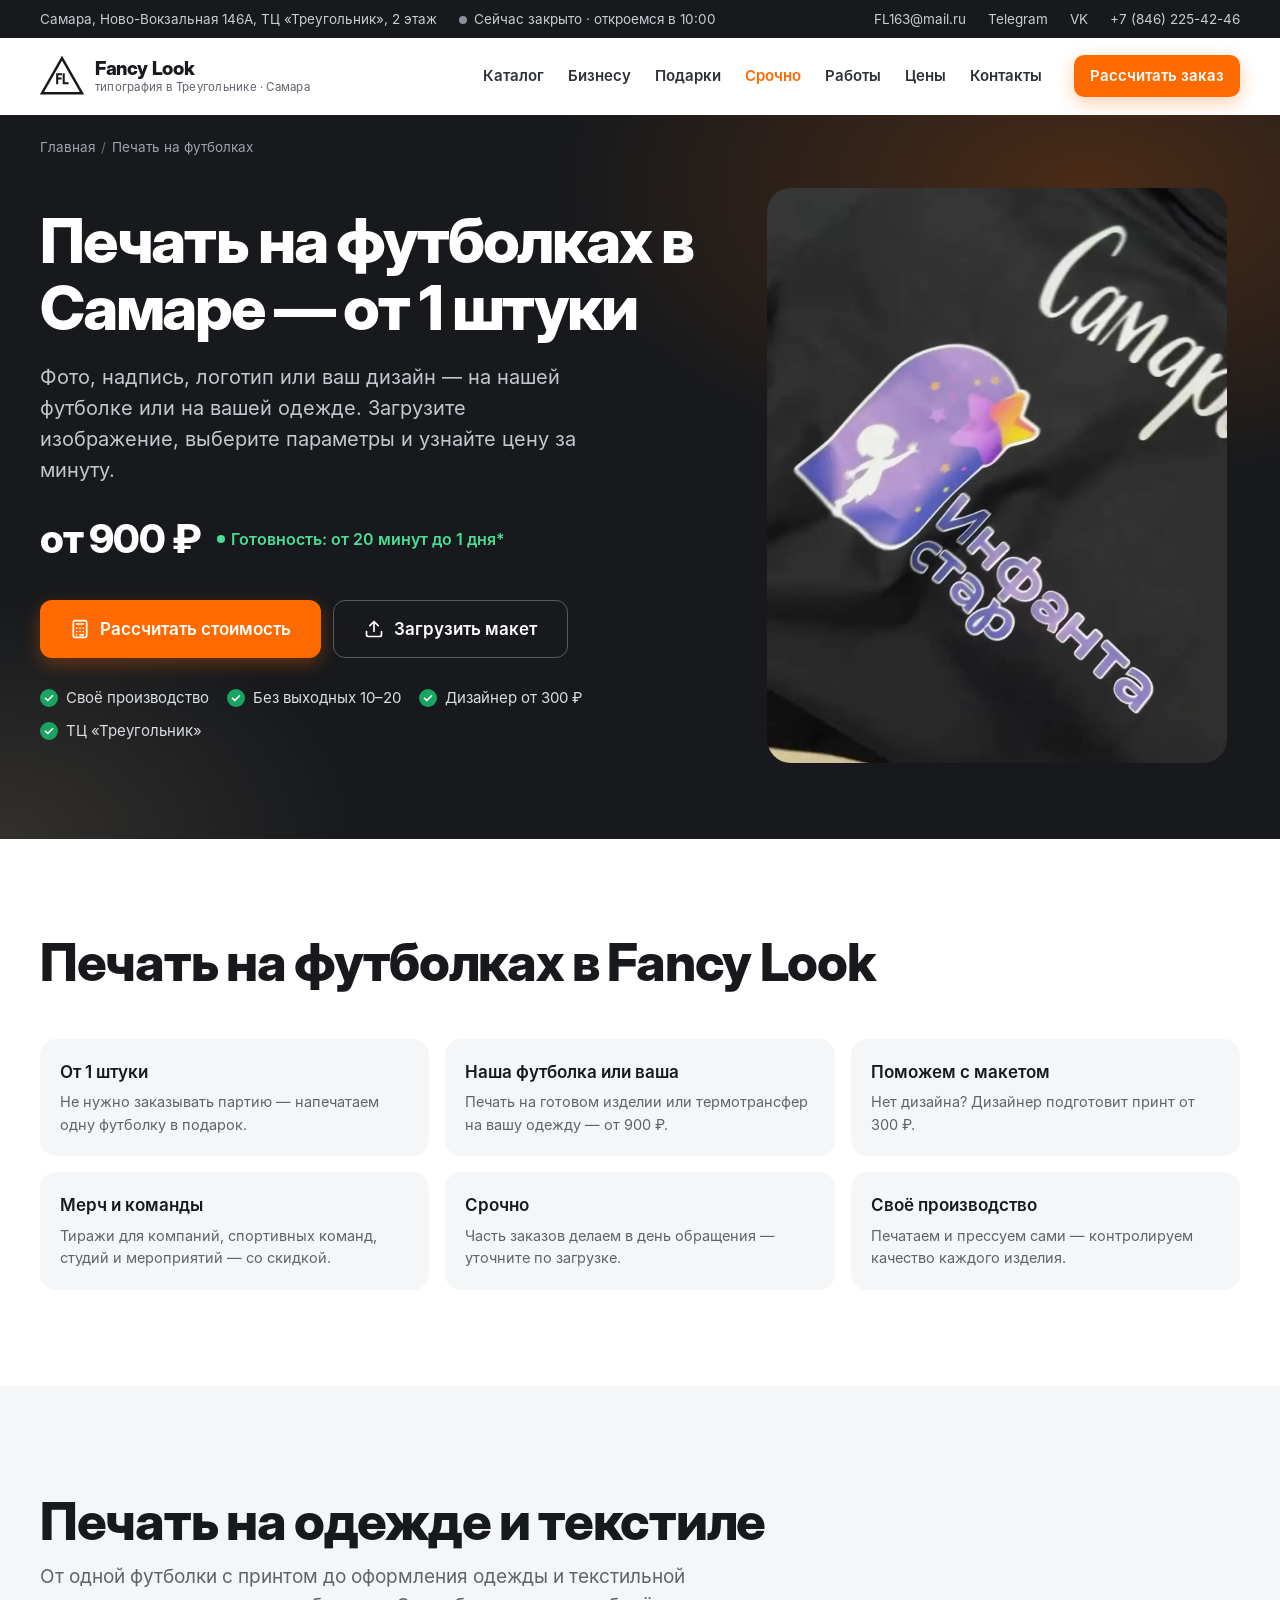
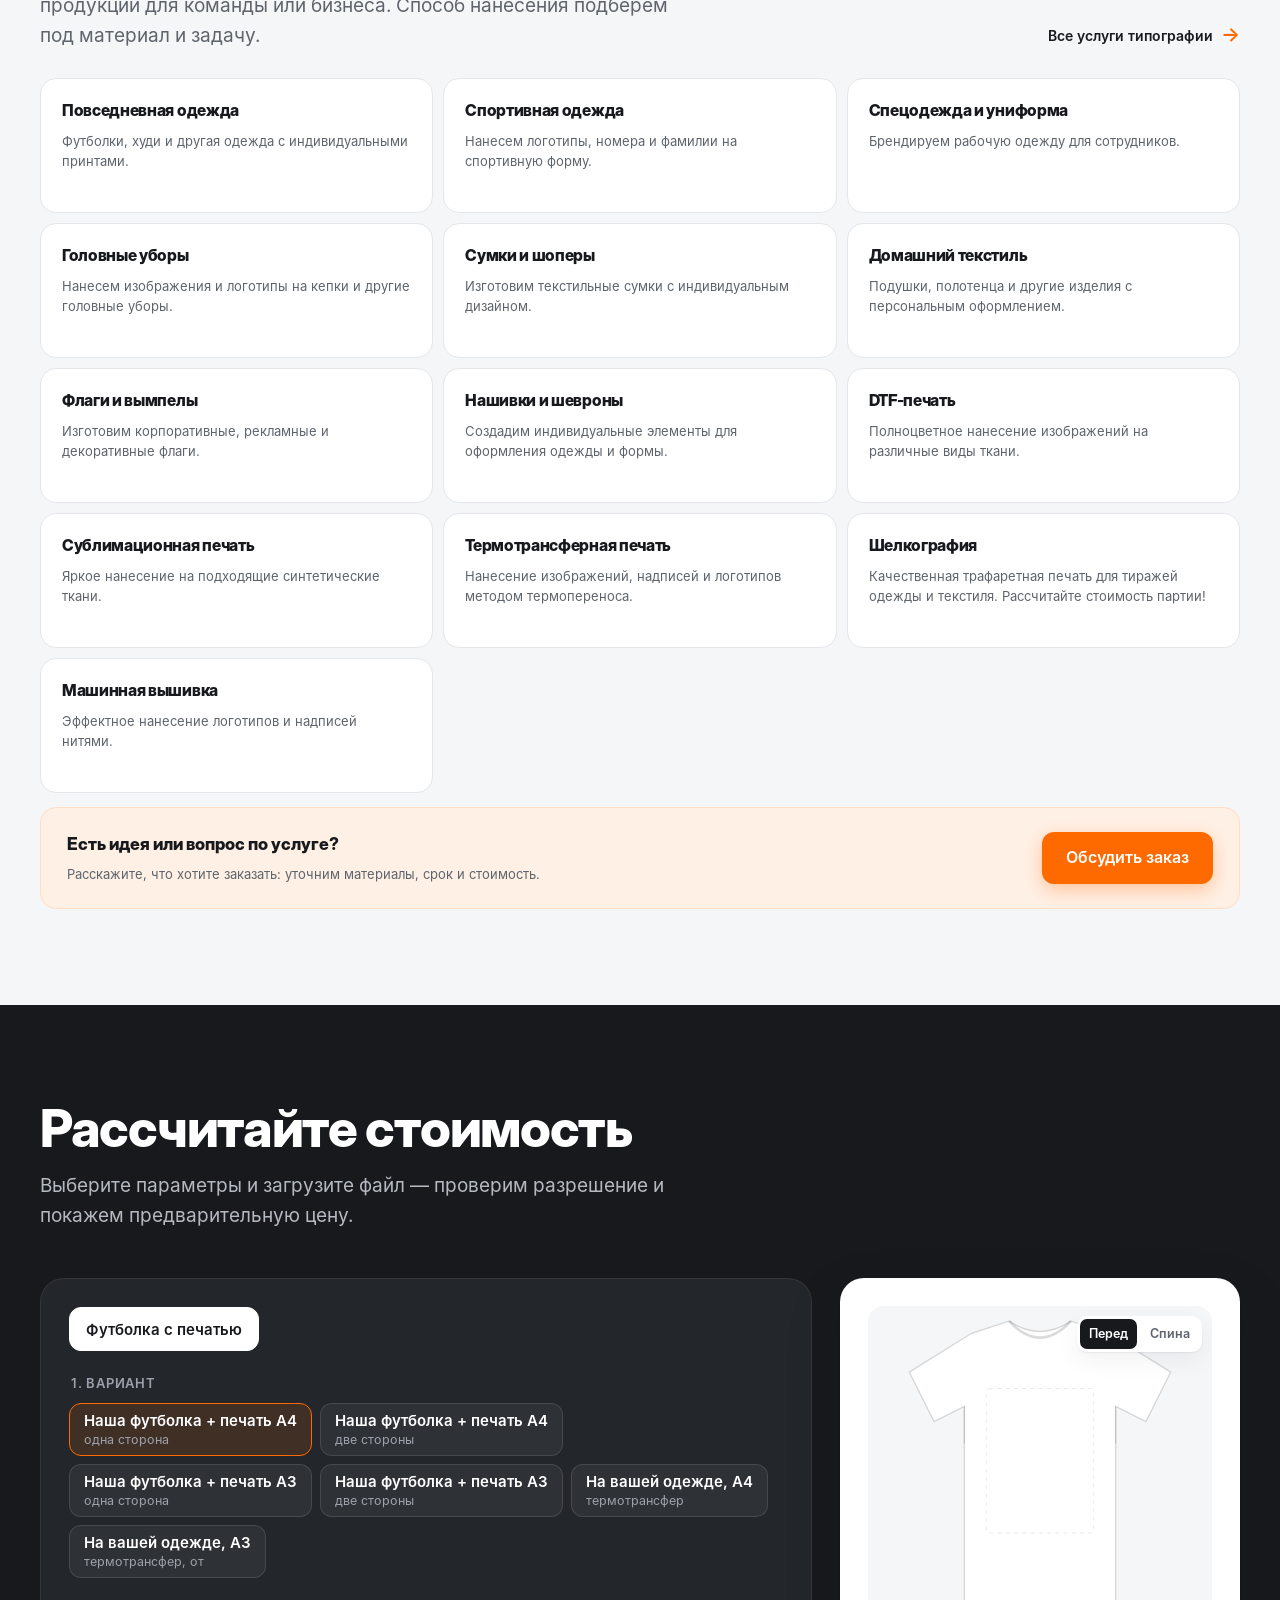
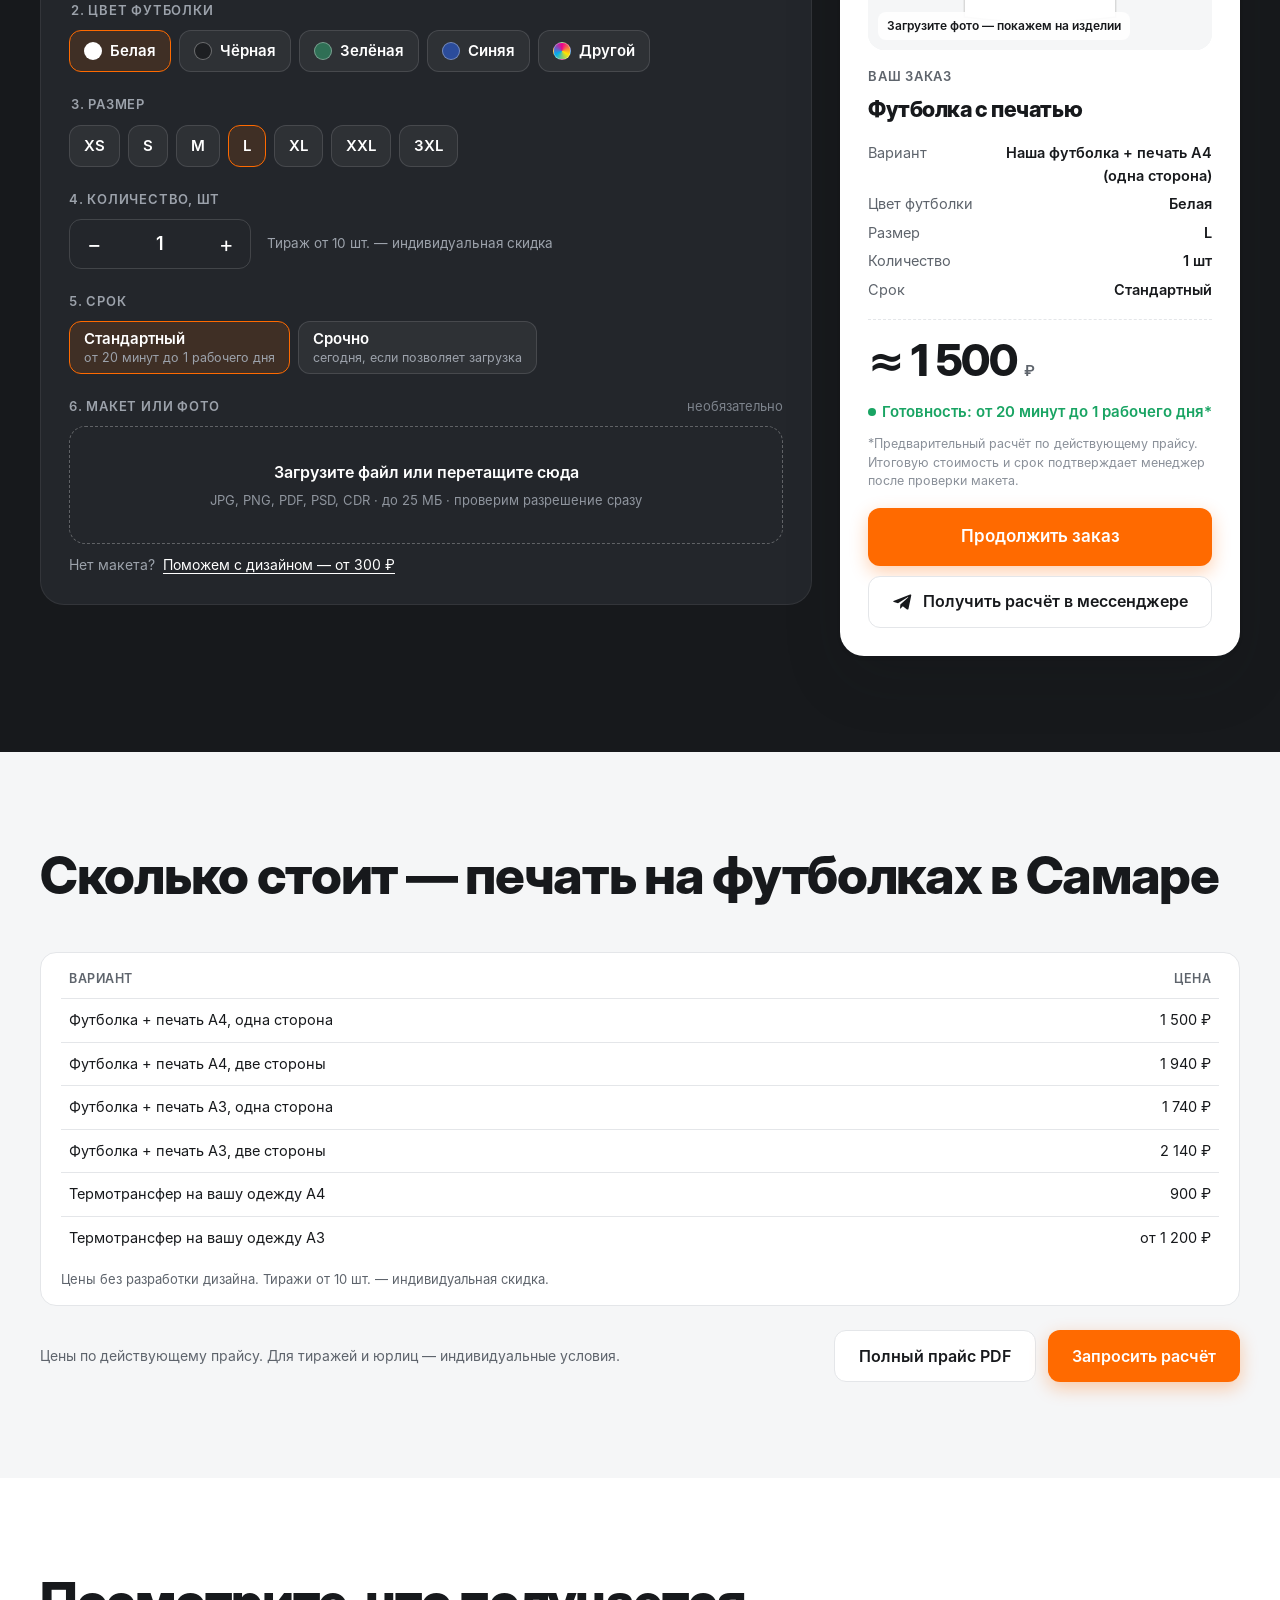
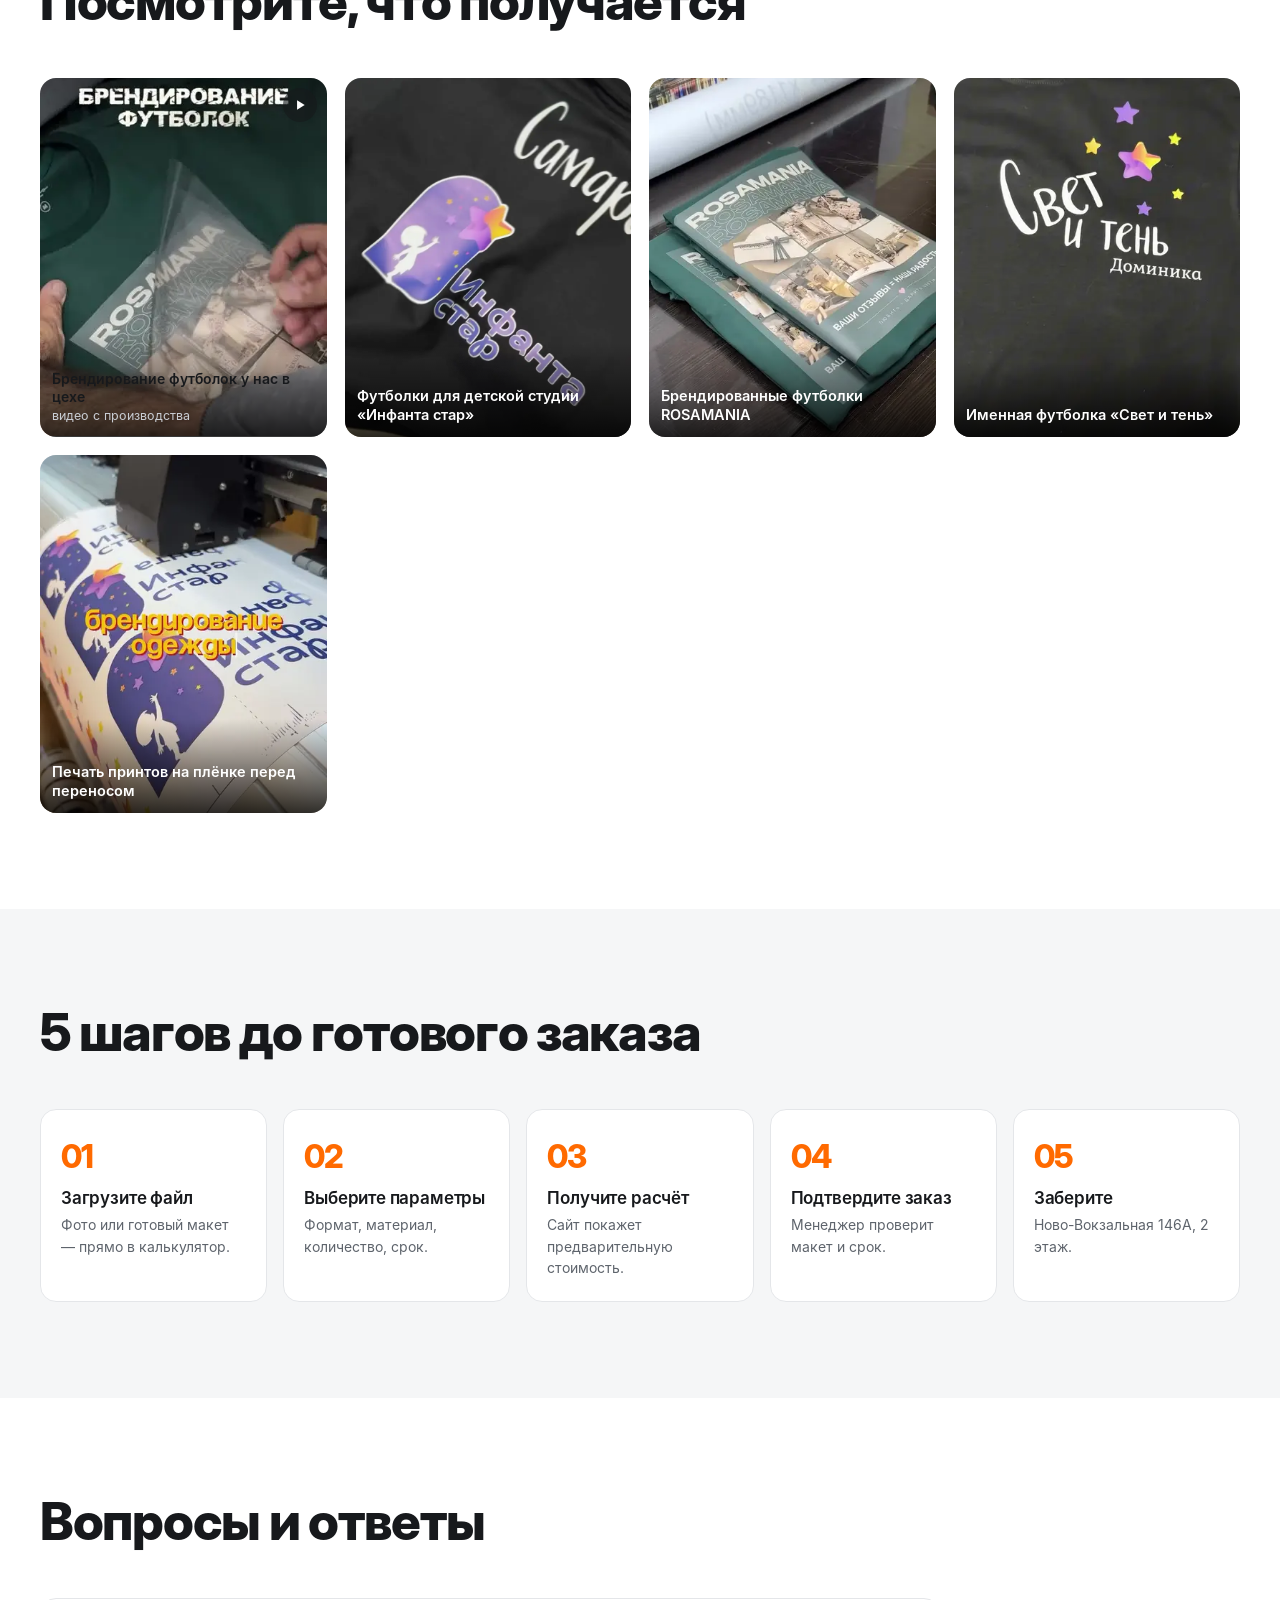
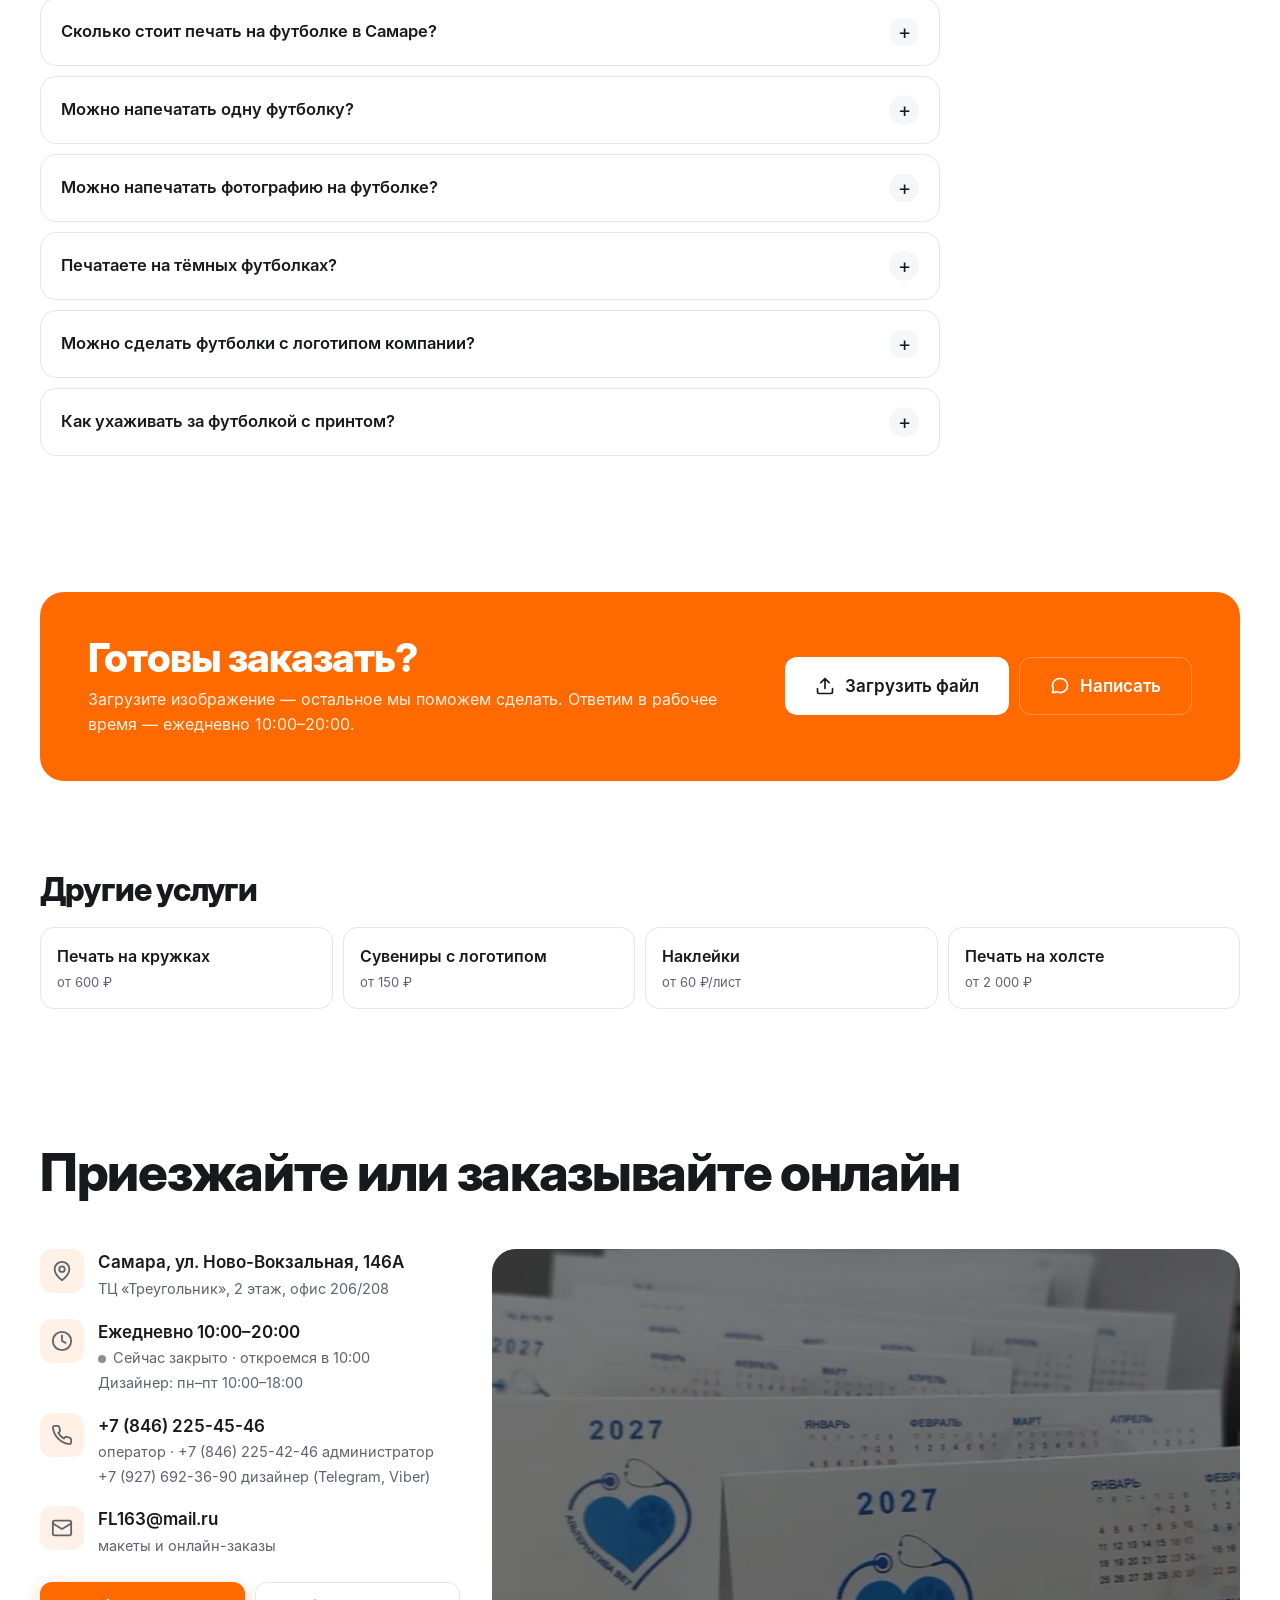
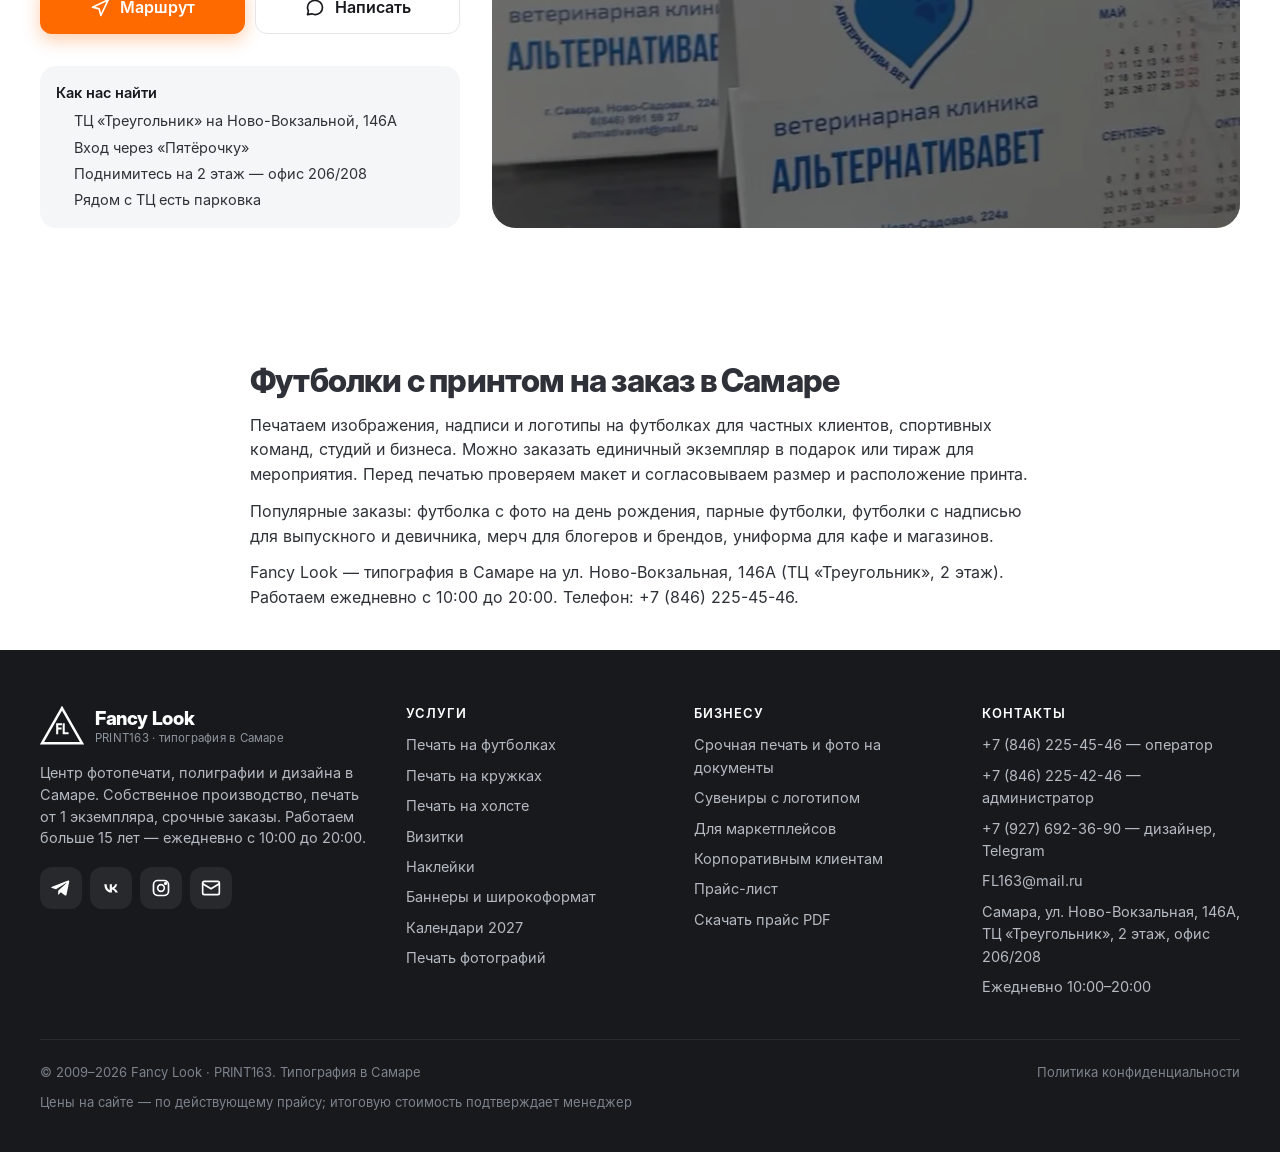
<file: pechat-na-futbolkah-samara/index.html>
<!doctype html>
<html lang="ru" class="no-js">
<head>
<meta charset="utf-8">
<meta name="viewport" content="width=device-width, initial-scale=1, viewport-fit=cover">
<title>Печать на футболках в Самаре — от 1 шт., от 900 ₽ | Fancy Look</title>
<meta name="description" content="Печать на футболках в Самаре: принт, фото, логотип, надпись. Футболка с печатью от 1 500 ₽, печать на вашей одежде от 900 ₽. От 1 штуки, срочно, тиражи для команд и компаний. Онлайн-калькулятор.">
<meta name="robots" content="index, follow, max-image-preview:large">
<link rel="canonical" href="https://print163.ru/pechat-na-futbolkah-samara/">
<meta name="theme-color" content="#17191C">
<meta name="format-detection" content="telephone=no">
<meta name="geo.region" content="RU-SAM">
<meta name="geo.placename" content="Самара">
<meta property="og:type" content="website">
<meta property="og:locale" content="ru_RU">
<meta property="og:site_name" content="Fancy Look · PRINT163">
<meta property="og:title" content="Печать на футболках в Самаре — от 1 шт., от 900 ₽ | Fancy Look">
<meta property="og:description" content="Печать на футболках в Самаре: принт, фото, логотип, надпись. Футболка с печатью от 1 500 ₽, печать на вашей одежде от 900 ₽. От 1 штуки, срочно, тиражи для команд и компаний. Онлайн-калькулятор.">
<meta property="og:url" content="https://print163.ru/pechat-na-futbolkah-samara/">
<meta property="og:image" content="https://print163.ru/assets/img/og-image.jpg">
<meta property="og:image:width" content="1200">
<meta property="og:image:height" content="630">
<meta name="twitter:card" content="summary_large_image">
<!-- Подтверждение прав: вставьте коды из Яндекс Вебмастера и Google Search Console -->
<!-- <meta name="yandex-verification" content="XXXXXXXX"> -->
<!-- <meta name="google-site-verification" content="XXXXXXXX"> -->
<link rel="icon" href="../favicon.svg" type="image/svg+xml">
<link rel="icon" href="../favicon-32.png" sizes="32x32" type="image/png">
<link rel="apple-touch-icon" href="../apple-touch-icon.png">
<link rel="manifest" href="../manifest.webmanifest">
<link rel="preload" href="../assets/fonts/interdisplay-800.woff" as="font" type="font/woff" crossorigin>
<link rel="preload" href="../assets/fonts/inter-400.woff" as="font" type="font/woff" crossorigin>
<link rel="stylesheet" href="../assets/css/style.css?v=20261109">
<link rel="alternate" type="text/plain" title="LLM summary" href="../llms.txt">
<script type="application/ld+json">{"@context":"https://schema.org","@type":"Service","name":"Печать на футболках в Самаре — от 1 штуки","serviceType":"Печать на футболках","description":"Печать на футболках в Самаре: принт, фото, логотип, надпись. Футболка с печатью от 1 500 ₽, печать на вашей одежде от 900 ₽. От 1 штуки, срочно, тиражи для команд и компаний. Онлайн-калькулятор.","provider":{"@context":"https://schema.org","@type":"LocalBusiness","@id":"https://print163.ru/#org","additionalType":"https://www.wikidata.org/wiki/Q1251750","name":"Fancy Look — типография и центр фотопечати (PRINT163)","alternateName":["Fancy Look","PRINT163","Типография в Треугольнике","Фэнси Лук"],"description":"Типография и центр фотопечати в Самаре: печать на футболках и кружках, визитки, наклейки, баннеры, холсты, календари, фото на документы, сувениры с логотипом. Собственное производство, от 1 экземпляра, срочные заказы.","url":"https://print163.ru/","logo":"https://print163.ru/assets/img/icon-512.png","image":["https://print163.ru/assets/img/og-image.jpg","https://print163.ru/assets/img/pechat-nakleek-samara-800.jpg","https://print163.ru/assets/img/brendirovanie-futbolok-samara-800.jpg"],"telephone":"+7 (846) 225-45-46","email":"FL163@mail.ru","priceRange":"₽–₽₽","currenciesAccepted":"RUB","paymentAccepted":"Наличные, банковская карта, СБП, безналичный расчёт","address":{"@type":"PostalAddress","streetAddress":"ул. Ново-Вокзальная, 146А, ТЦ «Треугольник», 2 этаж, офис 206/208","addressLocality":"Самара","addressRegion":"Самарская область","addressCountry":"RU"},"hasMap":"https://yandex.ru/maps/?text=Самара%2C%20Ново-Вокзальная%20146А","areaServed":[{"@type":"City","name":"Самара"},{"@type":"AdministrativeArea","name":"Самарская область"}],"openingHoursSpecification":[{"@type":"OpeningHoursSpecification","dayOfWeek":["Monday","Tuesday","Wednesday","Thursday","Friday","Saturday","Sunday"],"opens":"10:00","closes":"20:00"}],"contactPoint":[{"@type":"ContactPoint","telephone":"+7 (846) 225-45-46","contactType":"customer service","areaServed":"RU","availableLanguage":"ru"},{"@type":"ContactPoint","telephone":"+7 (846) 225-42-46","contactType":"sales","areaServed":"RU","availableLanguage":"ru"},{"@type":"ContactPoint","telephone":"+7 (927) 692-36-90","contactType":"technical support","description":"Дизайнер, Telegram/Viber","availableLanguage":"ru"}],"sameAs":["https://vk.com/print163ru","https://t.me/print163","https://www.instagram.com/fl163_print/"],"knowsAbout":["оперативная полиграфия","цифровая печать","печать на футболках","сублимационная печать на кружках","широкоформатная печать","УФ-печать","лазерная гравировка","печать на холсте","фото на документы"]},"areaServed":{"@type":"City","name":"Самара"},"url":"https://print163.ru/pechat-na-futbolkah-samara/","image":"https://print163.ru/assets/img/pechat-na-futbolkah-samara-800.jpg","offers":{"@type":"AggregateOffer","priceCurrency":"RUB","lowPrice":"900","availability":"https://schema.org/InStock","url":"https://print163.ru/pechat-na-futbolkah-samara/"}}</script><script type="application/ld+json">{"@context":"https://schema.org","@type":"BreadcrumbList","itemListElement":[{"@type":"ListItem","position":1,"name":"Главная","item":"https://print163.ru/"},{"@type":"ListItem","position":2,"name":"Печать на футболках","item":"https://print163.ru/pechat-na-futbolkah-samara/"}]}</script><script type="application/ld+json">{"@context":"https://schema.org","@type":"FAQPage","mainEntity":[{"@type":"Question","name":"Сколько стоит печать на футболке в Самаре?","acceptedAnswer":{"@type":"Answer","text":"Футболка с печатью A4 с одной стороны — 1 500 ₽, с двух сторон — 1 940 ₽; с печатью A3 — 1 740 и 2 140 ₽. Печать на вашей одежде (термотрансфер) — от 900 ₽ за A4."}},{"@type":"Question","name":"Можно напечатать одну футболку?","acceptedAnswer":{"@type":"Answer","text":"Да, печатаем от 1 штуки — например, футболку с фото в подарок или именную футболку."}},{"@type":"Question","name":"Можно напечатать фотографию на футболке?","acceptedAnswer":{"@type":"Answer","text":"Да. Загрузите фото в калькулятор: сайт проверит разрешение и покажет, как принт будет выглядеть на футболке."}},{"@type":"Question","name":"Печатаете на тёмных футболках?","acceptedAnswer":{"@type":"Answer","text":"Да, печатаем на белых, чёрных и цветных футболках, а также на худи, свитшотах и сумках."}},{"@type":"Question","name":"Можно сделать футболки с логотипом компании?","acceptedAnswer":{"@type":"Answer","text":"Да, делаем корпоративный мерч и футболки для мероприятий и команд. Для тиражей — отдельный расчёт и скидка."}},{"@type":"Question","name":"Как ухаживать за футболкой с принтом?","acceptedAnswer":{"@type":"Answer","text":"Стирать при 30–40 °C наизнанку, без отбеливателя, не гладить по принту — так изображение прослужит дольше."}}]}</script>
<link rel="stylesheet" href="../assets/css/catalog-expand.css"><script type="application/ld+json">{"@context":"https://schema.org","@type":"OfferCatalog","name":"Печать на одежде и текстиле","itemListElement":[{"@type":"Offer","itemOffered":{"@type":"Service","name":"Повседневная одежда","description":"Футболки, худи и другая одежда с индивидуальными принтами."}},{"@type":"Offer","itemOffered":{"@type":"Service","name":"Спортивная одежда","description":"Нанесем логотипы, номера и фамилии на спортивную форму."}},{"@type":"Offer","itemOffered":{"@type":"Service","name":"Спецодежда и униформа","description":"Брендируем рабочую одежду для сотрудников."}},{"@type":"Offer","itemOffered":{"@type":"Service","name":"Головные уборы","description":"Нанесем изображения и логотипы на кепки и другие головные уборы."}},{"@type":"Offer","itemOffered":{"@type":"Service","name":"Сумки и шоперы","description":"Изготовим текстильные сумки с индивидуальным дизайном."}},{"@type":"Offer","itemOffered":{"@type":"Service","name":"Домашний текстиль","description":"Подушки, полотенца и другие изделия с персональным оформлением."}},{"@type":"Offer","itemOffered":{"@type":"Service","name":"Флаги и вымпелы","description":"Изготовим корпоративные, рекламные и декоративные флаги."}},{"@type":"Offer","itemOffered":{"@type":"Service","name":"Нашивки и шевроны","description":"Создадим индивидуальные элементы для оформления одежды и формы."}},{"@type":"Offer","itemOffered":{"@type":"Service","name":"DTF-печать","description":"Полноцветное нанесение изображений на различные виды ткани."}},{"@type":"Offer","itemOffered":{"@type":"Service","name":"Сублимационная печать","description":"Яркое нанесение на подходящие синтетические ткани."}},{"@type":"Offer","itemOffered":{"@type":"Service","name":"Термотрансферная печать","description":"Нанесение изображений, надписей и логотипов методом термопереноса."}},{"@type":"Offer","itemOffered":{"@type":"Service","name":"Шелкография","description":"Качественная трафаретная печать для тиражей одежды и текстиля. Рассчитайте стоимость партии!"}},{"@type":"Offer","itemOffered":{"@type":"Service","name":"Машинная вышивка","description":"Эффектное нанесение логотипов и надписей нитями."}}]}</script></head>
<body data-root="../" data-product="tshirt">
<a class="skip" href="#main">К содержимому</a>
<div class="topbar"><div class="container">
  <div class="topbar__l"><span>Самара, Ново-Вокзальная 146А, ТЦ «Треугольник», 2 этаж</span><span data-open-status>Ежедневно 10:00–20:00</span></div>
  <div class="topbar__r"><a href="mailto:FL163@mail.ru">FL163@mail.ru</a><a href="https://t.me/+79276923690" target="_blank" rel="noopener">Telegram</a><a href="https://vk.com/print163ru" target="_blank" rel="noopener">VK</a><a href="tel:+78462254246">+7 (846) 225-42-46</a></div>
</div></div>
<header class="header">
  <div class="container">
    <a class="logo" href="../" aria-label="Fancy Look — типография в Самаре, на главную">
      <span class="logo__mark"><svg viewBox="0 0 64 58" aria-hidden="true"><path d="M32 3 61 54H3Z" fill="none" stroke="currentColor" stroke-width="3.6"/><path fill="currentColor" d="M23.5 25h8.5v2.8h-5.5v3.4h4.9v2.8h-4.9V41h-3zM33 25h3v13.2h5.6V41H33z"/></svg></span>
      <span class="logo__txt"><span class="logo__name">Fancy Look</span><span class="logo__desc">типография в Треугольнике · Самара</span></span>
    </a>
    <nav class="nav" aria-label="Основное меню"><ul><li><a href="../#catalog">Каталог</a></li><li><a href="../#business">Бизнесу</a></li><li><a href="../#gifts">Подарки</a></li><li><a href="../srochnaya-pechat-samara/" class="is-hot">Срочно</a></li><li><a href="../#works">Работы</a></li><li><a href="../#price">Цены</a></li><li><a href="../#contacts">Контакты</a></li></ul></nav>
    <a class="header__phone" href="tel:+78462254546">+7 (846) 225-45-46<small>ежедневно 10:00–20:00</small></a>
    <a class="btn btn--primary btn--sm header__cta" href="../#calc" data-calc-open="">Рассчитать заказ</a>
    <a class="header__call" href="tel:+78462254546" aria-label="Позвонить +7 (846) 225-45-46"><svg viewBox="0 0 24 24" fill="none" stroke="currentColor" stroke-width="2" stroke-linecap="round" stroke-linejoin="round" aria-hidden="true"><path d="M22 16.9v3a2 2 0 0 1-2.2 2 19.8 19.8 0 0 1-8.6-3.1 19.5 19.5 0 0 1-6-6A19.8 19.8 0 0 1 2.1 4.2 2 2 0 0 1 4.1 2h3a2 2 0 0 1 2 1.7c.1.9.4 1.8.7 2.7a2 2 0 0 1-.5 2.1L8 9.8a16 16 0 0 0 6 6l1.3-1.3a2 2 0 0 1 2.1-.4c.9.3 1.8.6 2.7.7a2 2 0 0 1 1.7 2z"/></svg></a>
    <button class="burger" type="button" aria-label="Меню" aria-expanded="false" aria-controls="mnav"><span></span></button>
  </div>
</header>
<div class="mnav" id="mnav">
  <div class="mnav__group">Разделы</div><a href="../#catalog">Каталог</a><a href="../#business">Бизнесу</a><a href="../#gifts">Подарки</a><a href="../srochnaya-pechat-samara/">Срочно</a><a href="../#works">Работы</a><a href="../#price">Цены</a><a href="../#contacts">Контакты</a>
  <div class="mnav__group">Популярные услуги</div><a href="../pechat-na-futbolkah-samara/">Печать на футболках</a><a href="../pechat-na-kruzhkah-samara/">Печать на кружках</a><a href="../pechat-na-holste-samara/">Печать на холсте</a><a href="../pechat-vizitok-samara/">Визитки</a><a href="../pechat-nakleek-samara/">Наклейки</a><a href="../pechat-bannerov-samara/">Баннеры и широкоформат</a><a href="../kalendari-samara/">Календари 2027</a><a href="../fotopechat-samara/">Печать фотографий</a><a href="../srochnaya-pechat-samara/">Срочная печать и фото на документы</a><a href="../korporativnye-podarki-samara/">Сувениры с логотипом</a><a href="../pechat-dlya-marketpleysov-samara/">Для маркетплейсов</a>
  <div class="mnav__contacts">
    <a class="btn btn--primary" href="tel:+78462254546"><svg viewBox="0 0 24 24" fill="none" stroke="currentColor" stroke-width="2" stroke-linecap="round" stroke-linejoin="round" aria-hidden="true"><path d="M22 16.9v3a2 2 0 0 1-2.2 2 19.8 19.8 0 0 1-8.6-3.1 19.5 19.5 0 0 1-6-6A19.8 19.8 0 0 1 2.1 4.2 2 2 0 0 1 4.1 2h3a2 2 0 0 1 2 1.7c.1.9.4 1.8.7 2.7a2 2 0 0 1-.5 2.1L8 9.8a16 16 0 0 0 6 6l1.3-1.3a2 2 0 0 1 2.1-.4c.9.3 1.8.6 2.7.7a2 2 0 0 1 1.7 2z"/></svg> +7 (846) 225-45-46</a>
    <button class="btn btn--ghost" type="button" data-msgr><svg viewBox="0 0 24 24" fill="none" stroke="currentColor" stroke-width="2" stroke-linecap="round" stroke-linejoin="round" aria-hidden="true"><path d="M21 11.5a8.4 8.4 0 0 1-9 8.4 8.6 8.6 0 0 1-3.8-.9L3 20l1.1-4.6A8.4 8.4 0 0 1 3 11.5 8.5 8.5 0 0 1 12 3a8.5 8.5 0 0 1 9 8.5z"/></svg> Написать в мессенджер</button>
  </div>
</div>
<main id="main">
<section class="hero">
  <div class="container">
    <nav class="crumbs" aria-label="Хлебные крошки"><a href="../">Главная</a><span>/</span>Печать на футболках</nav>
    <div class="lhero">
      <div>
        <h1>Печать на футболках в Самаре — от 1 штуки</h1>
        <p class="hero__lead">Фото, надпись, логотип или ваш дизайн — на нашей футболке или на вашей одежде. Загрузите изображение, выберите параметры и узнайте цену за минуту.</p>
        <div class="lhero__price"><b>от 900 ₽</b><span class="ready">Готовность: от 20 минут до 1 дня*</span></div>
        <div class="hero__cta">
          <a class="btn btn--primary btn--lg" href="#calc" data-calc-open="tshirt"><svg viewBox="0 0 24 24" fill="none" stroke="currentColor" stroke-width="2" stroke-linecap="round" stroke-linejoin="round" aria-hidden="true"><rect x="4" y="2" width="16" height="20" rx="2"/><path d="M8 6h8M8 11h.01M12 11h.01M16 11h.01M8 15h.01M12 15h.01M16 15h.01M8 19h.01M12 19h4"/></svg> Рассчитать стоимость</a>
          <a class="btn btn--ghost-light btn--lg" href="#calc" data-upload><svg viewBox="0 0 24 24" fill="none" stroke="currentColor" stroke-width="2" stroke-linecap="round" stroke-linejoin="round" aria-hidden="true"><path d="M21 15v4a2 2 0 0 1-2 2H5a2 2 0 0 1-2-2v-4M17 8l-5-5-5 5M12 3v12"/></svg> Загрузить макет</a>
        </div>
        <ul class="hero__checks"><li>Своё производство</li><li>Без выходных 10–20</li><li>Дизайнер от 300 ₽</li><li>ТЦ «Треугольник»</li></ul>
      </div>
      <div class="lhero__img"><picture><source type="image/webp" srcset="../assets/img/pechat-na-futbolkah-samara-400.webp 400w, ../assets/img/pechat-na-futbolkah-samara-800.webp 800w" sizes="(min-width:1024px) 460px, 100vw"><img src="../assets/img/pechat-na-futbolkah-samara-800.jpg" width="800" height="1000" alt="Футболки с печатью принта для детской студии — Fancy Look, Самара" fetchpriority="high" decoding="async"></picture></div>
    </div>
  </div>
</section>

<section class="section">
  <div class="container">
    <div class="sec-head rv"><h2 class="h-sec">Печать на футболках в Fancy Look</h2></div>
    <ul class="feat"><li class="rv"><b>От 1 штуки</b><span>Не нужно заказывать партию — напечатаем одну футболку в подарок.</span></li><li class="rv"><b>Наша футболка или ваша</b><span>Печать на готовом изделии или термотрансфер на вашу одежду — от 900 ₽.</span></li><li class="rv"><b>Поможем с макетом</b><span>Нет дизайна? Дизайнер подготовит принт от 300 ₽.</span></li><li class="rv"><b>Мерч и команды</b><span>Тиражи для компаний, спортивных команд, студий и мероприятий — со скидкой.</span></li><li class="rv"><b>Срочно</b><span>Часть заказов делаем в день обращения — уточните по загрузке.</span></li><li class="rv"><b>Своё производство</b><span>Печатаем и прессуем сами — контролируем качество каждого изделия.</span></li></ul>
  </div>
</section>

<section class="topic-services section section--gray" id="services-detail"><div class="container"><div class="topic-header"><div><h2 class="h-sec">Печать на одежде и текстиле</h2><p class="sub">От одной футболки с принтом до оформления одежды и текстильной продукции для команды или бизнеса. Способ нанесения подберём под материал и задачу.</p></div><a class="topic-all" href="../uslugi/">Все услуги типографии <span aria-hidden="true">→</span></a></div><div class="topic-grid"><article class="topic-card"><h3>Повседневная одежда</h3><p>Футболки, худи и другая одежда с индивидуальными принтами.</p></article><article class="topic-card"><h3>Спортивная одежда</h3><p>Нанесем логотипы, номера и фамилии на спортивную форму.</p></article><article class="topic-card"><h3>Спецодежда и униформа</h3><p>Брендируем рабочую одежду для сотрудников.</p></article><article class="topic-card"><h3>Головные уборы</h3><p>Нанесем изображения и логотипы на кепки и другие головные уборы.</p></article><article class="topic-card"><h3>Сумки и шоперы</h3><p>Изготовим текстильные сумки с индивидуальным дизайном.</p></article><article class="topic-card"><h3>Домашний текстиль</h3><p>Подушки, полотенца и другие изделия с персональным оформлением.</p></article><article class="topic-card"><h3>Флаги и вымпелы</h3><p>Изготовим корпоративные, рекламные и декоративные флаги.</p></article><article class="topic-card"><h3>Нашивки и шевроны</h3><p>Создадим индивидуальные элементы для оформления одежды и формы.</p></article><article class="topic-card"><h3>DTF-печать</h3><p>Полноцветное нанесение изображений на различные виды ткани.</p></article><article class="topic-card"><h3>Сублимационная печать</h3><p>Яркое нанесение на подходящие синтетические ткани.</p></article><article class="topic-card"><h3>Термотрансферная печать</h3><p>Нанесение изображений, надписей и логотипов методом термопереноса.</p></article><article class="topic-card"><h3>Шелкография</h3><p>Качественная трафаретная печать для тиражей одежды и текстиля. Рассчитайте стоимость партии!</p></article><article class="topic-card"><h3>Машинная вышивка</h3><p>Эффектное нанесение логотипов и надписей нитями.</p></article></div><div class="topic-cta"><div><strong>Есть идея или вопрос по услуге?</strong><p>Расскажите, что хотите заказать: уточним материалы, срок и стоимость.</p></div><a class="btn btn--primary" href="https://t.me/print163" target="_blank" rel="noopener">Обсудить заказ</a></div></div></section>
<section class="section section--dark" id="calc">
  <div class="container">
    <div class="sec-head rv"><h2 class="h-sec">Рассчитайте стоимость</h2><p class="sub">Выберите параметры и загрузите файл — проверим разрешение и покажем предварительную цену.</p></div>
    <div class="calc" data-calc data-products="tshirt" data-default="tshirt">
  <div class="calc__main">
    <div class="calc__tabs" role="tablist" aria-label="Что печатаем"></div>
    <div class="calc__body"></div>
  </div>
  <aside class="calc__aside" aria-live="polite">
    <div class="summary">
      <div class="preview"></div>
      <div class="summary__title">Ваш заказ</div>
      <div class="summary__name"></div>
      <dl></dl>
      <div class="summary__total">
        <div class="summary__price"></div>
        <div class="summary__unit"></div>
        <div class="ready"></div>
      </div>
      <p class="summary__note">*Предварительный расчёт по действующему прайсу. Итоговую стоимость и срок подтверждает менеджер после проверки макета.</p>
      <div class="summary__btns">
        <button type="button" class="btn btn--primary btn--lg" data-calc-order>Продолжить заказ</button>
        <button type="button" class="btn btn--ghost" data-calc-msgr><svg viewBox="0 0 24 24" fill="currentColor" aria-hidden="true"><path d="M21.9 4.3 18.6 20c-.2 1.1-.9 1.4-1.8.9l-5-3.7-2.4 2.3c-.3.3-.5.5-1 .5l.4-5.1 9.3-8.4c.4-.4-.1-.6-.6-.2L6 13.5l-4.9-1.5c-1.1-.3-1.1-1.1.2-1.6L20.5 3c.9-.3 1.7.2 1.4 1.3z"/></svg> Получить расчёт в мессенджере</button>
      </div>
    </div>
  </aside>
</div>
  </div>
</section>

<section class="section section--gray" id="price">
  <div class="container">
    <div class="sec-head rv"><h2 class="h-sec">Сколько стоит — печать на футболках в Самаре</h2></div>
    <div class="acc rv" style="padding:6px 20px 16px"><div class="acc__body" style="padding:0"><table class="pt"><thead><tr><th>Вариант</th><th>Цена</th></tr></thead><tbody><tr><td>Футболка + печать A4, одна сторона</td><td>1 500 ₽</td></tr><tr><td>Футболка + печать A4, две стороны</td><td>1 940 ₽</td></tr><tr><td>Футболка + печать A3, одна сторона</td><td>1 740 ₽</td></tr><tr><td>Футболка + печать A3, две стороны</td><td>2 140 ₽</td></tr><tr><td>Термотрансфер на вашу одежду A4</td><td>900 ₽</td></tr><tr><td>Термотрансфер на вашу одежду A3</td><td>от 1 200 ₽</td></tr></tbody></table><p class="pt-note">Цены без разработки дизайна. Тиражи от 10 шт. — индивидуальная скидка.</p></div></div>
    <div class="price-cta"><p>Цены по действующему прайсу. Для тиражей и юрлиц — индивидуальные условия.</p><a class="btn btn--ghost" href="../assets/price/pamyatka_klienta.pdf" target="_blank" rel="noopener">Полный прайс PDF</a><button type="button" class="btn btn--primary" data-order="Печать на футболках">Запросить расчёт</button></div>
  </div>
</section>

<section class="section" id="works">
  <div class="container">
    <div class="sec-head rv"><h2 class="h-sec">Посмотрите, что получается</h2></div>
    <div class="works"><figure class="reel rv" style="aspect-ratio:4/5"><video data-auto data-src="../assets/video/brendirovanie-futbolok.mp4" poster="../assets/video/brendirovanie-futbolok.webp" muted loop playsinline preload="none" aria-label="Видео: Брендирование футболок у нас в цехе"></video><span class="reel__play"><svg viewBox="0 0 24 24" fill="currentColor" aria-hidden="true"><path d="M7 4v16l13-8z"/></svg></span><figcaption>Брендирование футболок у нас в цехе<small>видео с производства</small></figcaption></figure><figure class="work rv" tabindex="0"><picture><source type="image/webp" srcset="../assets/img/pechat-na-futbolkah-samara-400.webp 400w, ../assets/img/pechat-na-futbolkah-samara-800.webp 800w" sizes="(min-width:1100px) 300px, (min-width:768px) 33vw, 50vw"><img src="../assets/img/pechat-na-futbolkah-samara-800.jpg" width="800" height="1000" alt="Футболки для детской студии «Инфанта стар»" loading="lazy" decoding="async"></picture><figcaption>Футболки для детской студии «Инфанта стар»</figcaption></figure><figure class="work rv" tabindex="0"><picture><source type="image/webp" srcset="../assets/img/brendirovanie-futbolok-samara-400.webp 400w, ../assets/img/brendirovanie-futbolok-samara-800.webp 800w" sizes="(min-width:1100px) 300px, (min-width:768px) 33vw, 50vw"><img src="../assets/img/brendirovanie-futbolok-samara-800.jpg" width="800" height="1000" alt="Брендированные футболки ROSAMANIA" loading="lazy" decoding="async"></picture><figcaption>Брендированные футболки ROSAMANIA</figcaption></figure><figure class="work rv" tabindex="0"><picture><source type="image/webp" srcset="../assets/img/futbolka-s-nadpisyu-400.webp 400w, ../assets/img/futbolka-s-nadpisyu-800.webp 800w" sizes="(min-width:1100px) 300px, (min-width:768px) 33vw, 50vw"><img src="../assets/img/futbolka-s-nadpisyu-800.jpg" width="800" height="1000" alt="Именная футболка «Свет и тень»" loading="lazy" decoding="async"></picture><figcaption>Именная футболка «Свет и тень»</figcaption></figure><figure class="work rv" tabindex="0"><picture><source type="image/webp" srcset="../assets/img/pechat-dtf-plenki-400.webp 400w, ../assets/img/pechat-dtf-plenki-800.webp 800w" sizes="(min-width:1100px) 300px, (min-width:768px) 33vw, 50vw"><img src="../assets/img/pechat-dtf-plenki-800.jpg" width="800" height="1000" alt="Печать принтов на плёнке перед переносом" loading="lazy" decoding="async"></picture><figcaption>Печать принтов на плёнке перед переносом</figcaption></figure></div>
  </div>
</section>

<section class="section section--gray">
  <div class="container">
    <div class="sec-head rv"><h2 class="h-sec">5 шагов до готового заказа</h2></div>
    <ol class="steps">
      <li class="step rv"><h3>Загрузите файл</h3><p>Фото или готовый макет — прямо в калькулятор.</p></li>
      <li class="step rv"><h3>Выберите параметры</h3><p>Формат, материал, количество, срок.</p></li>
      <li class="step rv"><h3>Получите расчёт</h3><p>Сайт покажет предварительную стоимость.</p></li>
      <li class="step rv"><h3>Подтвердите заказ</h3><p>Менеджер проверит макет и срок.</p></li>
      <li class="step rv"><h3>Заберите</h3><p>Ново-Вокзальная 146А, 2 этаж.</p></li>
    </ol>
  </div>
</section>

<section class="section" id="faq">
  <div class="container">
    <div class="sec-head rv"><h2 class="h-sec">Вопросы и ответы</h2></div>
    <div class="faq"><details class="acc"><summary>Сколько стоит печать на футболке в Самаре?</summary><div class="acc__body"><p>Футболка с печатью A4 с одной стороны — 1 500 ₽, с двух сторон — 1 940 ₽; с печатью A3 — 1 740 и 2 140 ₽. Печать на вашей одежде (термотрансфер) — от 900 ₽ за A4.</p></div></details><details class="acc"><summary>Можно напечатать одну футболку?</summary><div class="acc__body"><p>Да, печатаем от 1 штуки — например, футболку с фото в подарок или именную футболку.</p></div></details><details class="acc"><summary>Можно напечатать фотографию на футболке?</summary><div class="acc__body"><p>Да. Загрузите фото в калькулятор: сайт проверит разрешение и покажет, как принт будет выглядеть на футболке.</p></div></details><details class="acc"><summary>Печатаете на тёмных футболках?</summary><div class="acc__body"><p>Да, печатаем на белых, чёрных и цветных футболках, а также на худи, свитшотах и сумках.</p></div></details><details class="acc"><summary>Можно сделать футболки с логотипом компании?</summary><div class="acc__body"><p>Да, делаем корпоративный мерч и футболки для мероприятий и команд. Для тиражей — отдельный расчёт и скидка.</p></div></details><details class="acc"><summary>Как ухаживать за футболкой с принтом?</summary><div class="acc__body"><p>Стирать при 30–40 °C наизнанку, без отбеливателя, не гладить по принту — так изображение прослужит дольше.</p></div></details></div>
  </div>
</section>

<section class="section section--tight">
  <div class="container">
    <div class="final rv">
      <div><h2>Готовы заказать?</h2><p>Загрузите изображение — остальное мы поможем сделать. Ответим в рабочее время — ежедневно 10:00–20:00.</p></div>
      <div class="final__btns"><a class="btn btn--white btn--lg" href="#calc" data-upload><svg viewBox="0 0 24 24" fill="none" stroke="currentColor" stroke-width="2" stroke-linecap="round" stroke-linejoin="round" aria-hidden="true"><path d="M21 15v4a2 2 0 0 1-2 2H5a2 2 0 0 1-2-2v-4M17 8l-5-5-5 5M12 3v12"/></svg> Загрузить файл</a><button type="button" class="btn btn--ghost-light btn--lg" data-msgr><svg viewBox="0 0 24 24" fill="none" stroke="currentColor" stroke-width="2" stroke-linecap="round" stroke-linejoin="round" aria-hidden="true"><path d="M21 11.5a8.4 8.4 0 0 1-9 8.4 8.6 8.6 0 0 1-3.8-.9L3 20l1.1-4.6A8.4 8.4 0 0 1 3 11.5 8.5 8.5 0 0 1 12 3a8.5 8.5 0 0 1 9 8.5z"/></svg> Написать</button></div>
    </div>
  </div>
</section>

<section class="section section--tight">
  <div class="container">
    <h2 class="h-sec" style="font-size:clamp(24px,3vw,32px);margin-bottom:20px">Другие услуги</h2>
    <div class="related"><a href="../pechat-na-kruzhkah-samara/">Печать на кружках<small>от 600 ₽</small></a><a href="../korporativnye-podarki-samara/">Сувениры с логотипом<small>от 150 ₽</small></a><a href="../pechat-nakleek-samara/">Наклейки<small>от 60 ₽/лист</small></a><a href="../pechat-na-holste-samara/">Печать на холсте<small>от 2 000 ₽</small></a></div>
  </div>
</section>

<section class="section" id="contacts">
  <div class="container">
    <div class="sec-head rv"><h2 class="h-sec">Приезжайте или заказывайте онлайн</h2></div>
    <div class="contacts">
      <div class="cinfo rv">
        <div class="cinfo__item"><span class="cinfo__ic"><svg viewBox="0 0 24 24" fill="none" stroke="currentColor" stroke-width="2" stroke-linecap="round" stroke-linejoin="round" aria-hidden="true"><path d="M20 10c0 6-8 12-8 12s-8-6-8-12a8 8 0 0 1 16 0z"/><circle cx="12" cy="10" r="3"/></svg></span><div><b>Самара, ул. Ново-Вокзальная, 146А</b><span>ТЦ «Треугольник», 2 этаж, офис 206/208</span></div></div>
        <div class="cinfo__item"><span class="cinfo__ic"><svg viewBox="0 0 24 24" fill="none" stroke="currentColor" stroke-width="2" stroke-linecap="round" stroke-linejoin="round" aria-hidden="true"><circle cx="12" cy="12" r="10"/><path d="M12 6v6l4 2"/></svg></span><div><b>Ежедневно 10:00–20:00</b><span data-open-status>без выходных</span><br><span>Дизайнер: пн–пт 10:00–18:00</span></div></div>
        <div class="cinfo__item"><span class="cinfo__ic"><svg viewBox="0 0 24 24" fill="none" stroke="currentColor" stroke-width="2" stroke-linecap="round" stroke-linejoin="round" aria-hidden="true"><path d="M22 16.9v3a2 2 0 0 1-2.2 2 19.8 19.8 0 0 1-8.6-3.1 19.5 19.5 0 0 1-6-6A19.8 19.8 0 0 1 2.1 4.2 2 2 0 0 1 4.1 2h3a2 2 0 0 1 2 1.7c.1.9.4 1.8.7 2.7a2 2 0 0 1-.5 2.1L8 9.8a16 16 0 0 0 6 6l1.3-1.3a2 2 0 0 1 2.1-.4c.9.3 1.8.6 2.7.7a2 2 0 0 1 1.7 2z"/></svg></span><div><b><a href="tel:+78462254546">+7 (846) 225-45-46</a></b><span>оператор · </span><a class="s" href="tel:+78462254246">+7 (846) 225-42-46</a><span> администратор</span><br><a class="s" href="tel:+79276923690">+7 (927) 692-36-90</a><span> дизайнер (Telegram, Viber)</span></div></div>
        <div class="cinfo__item"><span class="cinfo__ic"><svg viewBox="0 0 24 24" fill="none" stroke="currentColor" stroke-width="2" stroke-linecap="round" stroke-linejoin="round" aria-hidden="true"><rect x="2" y="4" width="20" height="16" rx="2"/><path d="m22 7-10 6L2 7"/></svg></span><div><b><a href="mailto:FL163@mail.ru">FL163@mail.ru</a></b><span>макеты и онлайн-заказы</span></div></div>
        <div class="cinfo__btns"><a class="btn btn--primary" href="https://yandex.ru/maps/?text=Самара%2C%20Ново-Вокзальная%20146А" target="_blank" rel="noopener"><svg viewBox="0 0 24 24" fill="none" stroke="currentColor" stroke-width="2" stroke-linecap="round" stroke-linejoin="round" aria-hidden="true"><path d="m3 11 19-9-9 19-2-8z"/></svg> Маршрут</a><button class="btn btn--ghost" type="button" data-msgr><svg viewBox="0 0 24 24" fill="none" stroke="currentColor" stroke-width="2" stroke-linecap="round" stroke-linejoin="round" aria-hidden="true"><path d="M21 11.5a8.4 8.4 0 0 1-9 8.4 8.6 8.6 0 0 1-3.8-.9L3 20l1.1-4.6A8.4 8.4 0 0 1 3 11.5 8.5 8.5 0 0 1 12 3a8.5 8.5 0 0 1 9 8.5z"/></svg> Написать</button></div>
        <div class="how"><b>Как нас найти</b><ol><li>ТЦ «Треугольник» на Ново-Вокзальной, 146А</li><li>Вход через «Пятёрочку»</li><li>Поднимитесь на 2 этаж — офис 206/208</li><li>Рядом с ТЦ есть парковка</li></ol></div>
      </div>
      <div class="map rv" data-map role="region" aria-label="Карта проезда"><div class="map__load"><b style="font-size:20px">Fancy Look на карте</b><span>Ново-Вокзальная, 146А, ТЦ «Треугольник»</span><span class="btn btn--white btn--sm">Показать карту</span></div></div>
    </div>
  </div>
</section>

<section class="section section--tight">
  <div class="container seo-text"><h2>Футболки с принтом на заказ в Самаре</h2><p>Печатаем изображения, надписи и логотипы на футболках для частных клиентов, спортивных команд, студий и бизнеса. Можно заказать единичный экземпляр в подарок или тираж для мероприятия. Перед печатью проверяем макет и согласовываем размер и расположение принта.</p><p>Популярные заказы: футболка с фото на день рождения, парные футболки, футболки с надписью для выпускного и девичника, мерч для блогеров и брендов, униформа для кафе и магазинов.</p><p>Fancy Look — типография в Самаре на ул. Ново-Вокзальная, 146А (ТЦ «Треугольник», 2 этаж). Работаем ежедневно с 10:00 до 20:00. Телефон: +7 (846) 225-45-46.</p></div>
</section>
</main>
<footer class="footer">
  <div class="container">
    <div class="footer__grid">
      <div>
        <a class="logo" href="../"><span class="logo__mark"><svg viewBox="0 0 64 58" aria-hidden="true"><path d="M32 3 61 54H3Z" fill="none" stroke="currentColor" stroke-width="3.6"/><path fill="currentColor" d="M23.5 25h8.5v2.8h-5.5v3.4h4.9v2.8h-4.9V41h-3zM33 25h3v13.2h5.6V41H33z"/></svg></span><span class="logo__txt"><span class="logo__name">Fancy Look</span><span class="logo__desc">PRINT163 · типография в Самаре</span></span></a>
        <p class="footer__about">Центр фотопечати, полиграфии и дизайна в Самаре. Собственное производство, печать от 1 экземпляра, срочные заказы. Работаем больше 15 лет — ежедневно с 10:00 до 20:00.</p>
        <div class="footer__soc">
          <a href="https://t.me/+79276923690" target="_blank" rel="noopener" aria-label="Telegram"><svg viewBox="0 0 24 24" fill="currentColor" aria-hidden="true"><path d="M21.9 4.3 18.6 20c-.2 1.1-.9 1.4-1.8.9l-5-3.7-2.4 2.3c-.3.3-.5.5-1 .5l.4-5.1 9.3-8.4c.4-.4-.1-.6-.6-.2L6 13.5l-4.9-1.5c-1.1-.3-1.1-1.1.2-1.6L20.5 3c.9-.3 1.7.2 1.4 1.3z"/></svg></a>
          <a href="https://vk.com/print163ru" target="_blank" rel="noopener" aria-label="ВКонтакте"><svg viewBox="0 0 24 24" fill="currentColor" aria-hidden="true"><path d="M12.8 17.5c-5.5 0-8.6-3.8-8.8-10h2.8c.1 4.6 2.1 6.5 3.7 6.9V7.5h2.6v4c1.6-.2 3.3-2 3.8-4h2.6a7.7 7.7 0 0 1-3.5 5 8 8 0 0 1 4.1 5h-2.9a5 5 0 0 0-4.1-3.6v3.6z"/></svg></a>
          <a href="https://www.instagram.com/fl163_print/" target="_blank" rel="noopener nofollow" aria-label="Instagram fl163_print"><svg viewBox="0 0 24 24" fill="none" stroke="currentColor" stroke-width="2" aria-hidden="true"><rect x="3" y="3" width="18" height="18" rx="5"/><circle cx="12" cy="12" r="4"/><circle cx="17.5" cy="6.5" r="1" fill="currentColor"/></svg></a>
          <a href="mailto:FL163@mail.ru" aria-label="E-mail"><svg viewBox="0 0 24 24" fill="none" stroke="currentColor" stroke-width="2" stroke-linecap="round" stroke-linejoin="round" aria-hidden="true"><rect x="2" y="4" width="20" height="16" rx="2"/><path d="m22 7-10 6L2 7"/></svg></a>
        </div>
      </div>
      <div><h4>Услуги</h4><ul><li><a href="../pechat-na-futbolkah-samara/">Печать на футболках</a></li><li><a href="../pechat-na-kruzhkah-samara/">Печать на кружках</a></li><li><a href="../pechat-na-holste-samara/">Печать на холсте</a></li><li><a href="../pechat-vizitok-samara/">Визитки</a></li><li><a href="../pechat-nakleek-samara/">Наклейки</a></li><li><a href="../pechat-bannerov-samara/">Баннеры и широкоформат</a></li><li><a href="../kalendari-samara/">Календари 2027</a></li><li><a href="../fotopechat-samara/">Печать фотографий</a></li></ul></div>
      <div><h4>Бизнесу</h4><ul><li><a href="../srochnaya-pechat-samara/">Срочная печать и фото на документы</a></li><li><a href="../korporativnye-podarki-samara/">Сувениры с логотипом</a></li><li><a href="../pechat-dlya-marketpleysov-samara/">Для маркетплейсов</a></li><li><a href="../#business">Корпоративным клиентам</a></li><li><a href="../#price">Прайс-лист</a></li><li><a href="../assets/price/pamyatka_klienta.pdf" target="_blank" rel="noopener">Скачать прайс PDF</a></li></ul></div>
      <div><h4>Контакты</h4><ul>
        <li><a href="tel:+78462254546">+7 (846) 225-45-46</a> — оператор</li>
        <li><a href="tel:+78462254246">+7 (846) 225-42-46</a> — администратор</li>
        <li><a href="tel:+79276923690">+7 (927) 692-36-90</a> — дизайнер, Telegram</li>
        <li><a href="mailto:FL163@mail.ru">FL163@mail.ru</a></li>
        <li>Самара, ул. Ново-Вокзальная, 146А, ТЦ «Треугольник», 2 этаж, офис 206/208</li>
        <li>Ежедневно 10:00–20:00</li>
      </ul></div>
    </div>
    
    <div class="footer__bottom">
      <span>© 2009–2026 Fancy Look · PRINT163. Типография в Самаре</span>
      <a href="../politika-konfidencialnosti/">Политика конфиденциальности</a>
      <span>Цены на сайте — по действующему прайсу; итоговую стоимость подтверждает менеджер</span>
    </div>
  </div>
</footer>
<nav class="mbar" aria-label="Быстрые действия">
  <a href="tel:+78462254546"><svg viewBox="0 0 24 24" fill="none" stroke="currentColor" stroke-width="2" stroke-linecap="round" stroke-linejoin="round" aria-hidden="true"><path d="M22 16.9v3a2 2 0 0 1-2.2 2 19.8 19.8 0 0 1-8.6-3.1 19.5 19.5 0 0 1-6-6A19.8 19.8 0 0 1 2.1 4.2 2 2 0 0 1 4.1 2h3a2 2 0 0 1 2 1.7c.1.9.4 1.8.7 2.7a2 2 0 0 1-.5 2.1L8 9.8a16 16 0 0 0 6 6l1.3-1.3a2 2 0 0 1 2.1-.4c.9.3 1.8.6 2.7.7a2 2 0 0 1 1.7 2z"/></svg>Позвонить</a>
  <button type="button" data-msgr><svg viewBox="0 0 24 24" fill="none" stroke="currentColor" stroke-width="2" stroke-linecap="round" stroke-linejoin="round" aria-hidden="true"><path d="M21 11.5a8.4 8.4 0 0 1-9 8.4 8.6 8.6 0 0 1-3.8-.9L3 20l1.1-4.6A8.4 8.4 0 0 1 3 11.5 8.5 8.5 0 0 1 12 3a8.5 8.5 0 0 1 9 8.5z"/></svg>Написать</button>
  <a class="is-main" href="../#calc" data-calc-open=""><svg viewBox="0 0 24 24" fill="none" stroke="currentColor" stroke-width="2" stroke-linecap="round" stroke-linejoin="round" aria-hidden="true"><rect x="4" y="2" width="16" height="20" rx="2"/><path d="M8 6h8M8 11h.01M12 11h.01M16 11h.01M8 15h.01M12 15h.01M16 15h.01M8 19h.01M12 19h4"/></svg>Рассчитать</a>
</nav>
<div class="fab"><a class="btn btn--primary" href="../#calc" data-calc-open=""><svg viewBox="0 0 24 24" fill="none" stroke="currentColor" stroke-width="2" stroke-linecap="round" stroke-linejoin="round" aria-hidden="true"><rect x="4" y="2" width="16" height="20" rx="2"/><path d="M8 6h8M8 11h.01M12 11h.01M16 11h.01M8 15h.01M12 15h.01M16 15h.01M8 19h.01M12 19h4"/></svg> Рассчитать заказ</a></div>
<div class="modal" id="order" aria-hidden="true" role="dialog" aria-modal="true" aria-labelledby="order-t">
  <div class="modal__bg" data-close></div>
  <div class="modal__box" tabindex="-1">
    <button class="modal__x" type="button" data-close aria-label="Закрыть">×</button>
    <div class="order-form">
      <h2 id="order-t">Оформить заявку</h2>
      <p class="modal__lead">Проверим макет, подтвердим цену и срок. Ответим в рабочее время — ежедневно 10:00–20:00.</p>
      <div class="osum"></div>
      <form class="form" data-form="order" novalidate>
        <input type="hidden" name="summary"><input type="hidden" name="product">
        <input type="text" name="website" tabindex="-1" autocomplete="off" class="sr-only" aria-hidden="true">
        <div class="form__row">
          <label class="field"><span>Имя</span><input class="input" name="name" autocomplete="name" required placeholder="Как к вам обращаться"></label>
          <label class="field"><span>Телефон</span><input class="input" name="phone" type="tel" autocomplete="tel" inputmode="tel" required placeholder="+7 (___) ___-__-__"></label>
        </div>
        <div class="field"><span>Куда ответить</span><div class="channels opts">
          <label class="opt"><input type="radio" name="channel" value="Звонок" checked><span>Звонок</span></label>
          <label class="opt"><input type="radio" name="channel" value="Telegram"><span>Telegram</span></label>
          <label class="opt"><input type="radio" name="channel" value="ВКонтакте"><span>ВКонтакте</span></label>
          <label class="opt"><input type="radio" name="channel" value="E-mail"><span>E-mail</span></label>
        </div></div>
        <label class="field"><span>Комментарий</span><textarea class="input" name="comment" rows="3" placeholder="Что нужно, к какому сроку, тираж"></textarea></label>
        <label class="field order-file"><span>Макет или фото (необязательно)</span><input class="input" type="file" name="files[]" accept=".jpg,.jpeg,.png,.pdf,.psd,.cdr,.tif,.tiff,.ai,.eps,.svg,.heic,.webp,.doc,.docx" style="padding:12px;height:auto"></label>
        <p class="order-attached" style="font-size:14px;font-weight:500"></p>
        <label class="consent"><input type="checkbox" name="consent" required checked><span>Согласен на обработку персональных данных согласно <a href="../politika-konfidencialnosti/" target="_blank">политике конфиденциальности</a></span></label>
        <button class="btn btn--primary btn--lg btn--block" type="submit">Отправить заявку</button>
      </form>
    </div>
    <div class="order-done" hidden></div>
  </div>
</div>
<div class="modal" id="msgr" aria-hidden="true" role="dialog" aria-modal="true" aria-labelledby="msgr-t">
  <div class="modal__bg" data-close></div>
  <div class="modal__box" tabindex="-1">
    <button class="modal__x" type="button" data-close aria-label="Закрыть">×</button>
    <h2 id="msgr-t">Здравствуйте! Хочу заказать…</h2>
    <p class="modal__lead">Отметьте, что нужно — мы подготовим сообщение. В чате можно сразу приложить фото или макет.</p>
    <div class="msgr">
      <div class="opts"><label class="opt"><input type="checkbox" name="want" value="Футболку"><span>Футболку</span></label><label class="opt"><input type="checkbox" name="want" value="Кружку"><span>Кружку</span></label><label class="opt"><input type="checkbox" name="want" value="Холст"><span>Холст</span></label><label class="opt"><input type="checkbox" name="want" value="Визитки"><span>Визитки</span></label><label class="opt"><input type="checkbox" name="want" value="Наклейки"><span>Наклейки</span></label><label class="opt"><input type="checkbox" name="want" value="Баннер"><span>Баннер</span></label><label class="opt"><input type="checkbox" name="want" value="Календари"><span>Календари</span></label><label class="opt"><input type="checkbox" name="want" value="Фото"><span>Фото</span></label><label class="opt"><input type="checkbox" name="want" value="Полиграфию"><span>Полиграфию</span></label><label class="opt"><input type="checkbox" name="want" value="Сувениры с логотипом"><span>Сувениры с логотипом</span></label><label class="opt"><input type="checkbox" name="want" value="Другое"><span>Другое</span></label></div>
      <div class="osum"></div>
      <div class="msgr__go">
        <a class="btn btn--primary" href="https://t.me/+79276923690" target="_blank" rel="noopener" data-go="tg"><svg viewBox="0 0 24 24" fill="currentColor" aria-hidden="true"><path d="M21.9 4.3 18.6 20c-.2 1.1-.9 1.4-1.8.9l-5-3.7-2.4 2.3c-.3.3-.5.5-1 .5l.4-5.1 9.3-8.4c.4-.4-.1-.6-.6-.2L6 13.5l-4.9-1.5c-1.1-.3-1.1-1.1.2-1.6L20.5 3c.9-.3 1.7.2 1.4 1.3z"/></svg> Telegram</a>
        <a class="btn btn--dark" href="https://vk.me/print163ru" target="_blank" rel="noopener" data-go="vk"><svg viewBox="0 0 24 24" fill="currentColor" aria-hidden="true"><path d="M12.8 17.5c-5.5 0-8.6-3.8-8.8-10h2.8c.1 4.6 2.1 6.5 3.7 6.9V7.5h2.6v4c1.6-.2 3.3-2 3.8-4h2.6a7.7 7.7 0 0 1-3.5 5 8 8 0 0 1 4.1 5h-2.9a5 5 0 0 0-4.1-3.6v3.6z"/></svg> ВКонтакте</a>
        <a class="btn btn--ghost" href="mailto:FL163@mail.ru" data-go="mail"><svg viewBox="0 0 24 24" fill="none" stroke="currentColor" stroke-width="2" stroke-linecap="round" stroke-linejoin="round" aria-hidden="true"><rect x="2" y="4" width="20" height="16" rx="2"/><path d="m22 7-10 6L2 7"/></svg> E-mail</a>
        <a class="btn btn--ghost" href="tel:+78462254546"><svg viewBox="0 0 24 24" fill="none" stroke="currentColor" stroke-width="2" stroke-linecap="round" stroke-linejoin="round" aria-hidden="true"><path d="M22 16.9v3a2 2 0 0 1-2.2 2 19.8 19.8 0 0 1-8.6-3.1 19.5 19.5 0 0 1-6-6A19.8 19.8 0 0 1 2.1 4.2 2 2 0 0 1 4.1 2h3a2 2 0 0 1 2 1.7c.1.9.4 1.8.7 2.7a2 2 0 0 1-.5 2.1L8 9.8a16 16 0 0 0 6 6l1.3-1.3a2 2 0 0 1 2.1-.4c.9.3 1.8.6 2.7.7a2 2 0 0 1 1.7 2z"/></svg> Позвонить</a>
      </div>
    </div>
  </div>
</div>
<div class="modal lightbox" id="lightbox" aria-hidden="true" role="dialog" aria-modal="true" aria-label="Просмотр работы">
  <div class="modal__bg" data-close></div>
  <div class="modal__box" tabindex="-1"><button class="modal__x" type="button" data-close aria-label="Закрыть">×</button><img src="[data-uri]" alt=""><p></p></div>
</div>
<script src="../assets/js/app.js?v=20261109" defer></script>
</body>
</html>
</file>
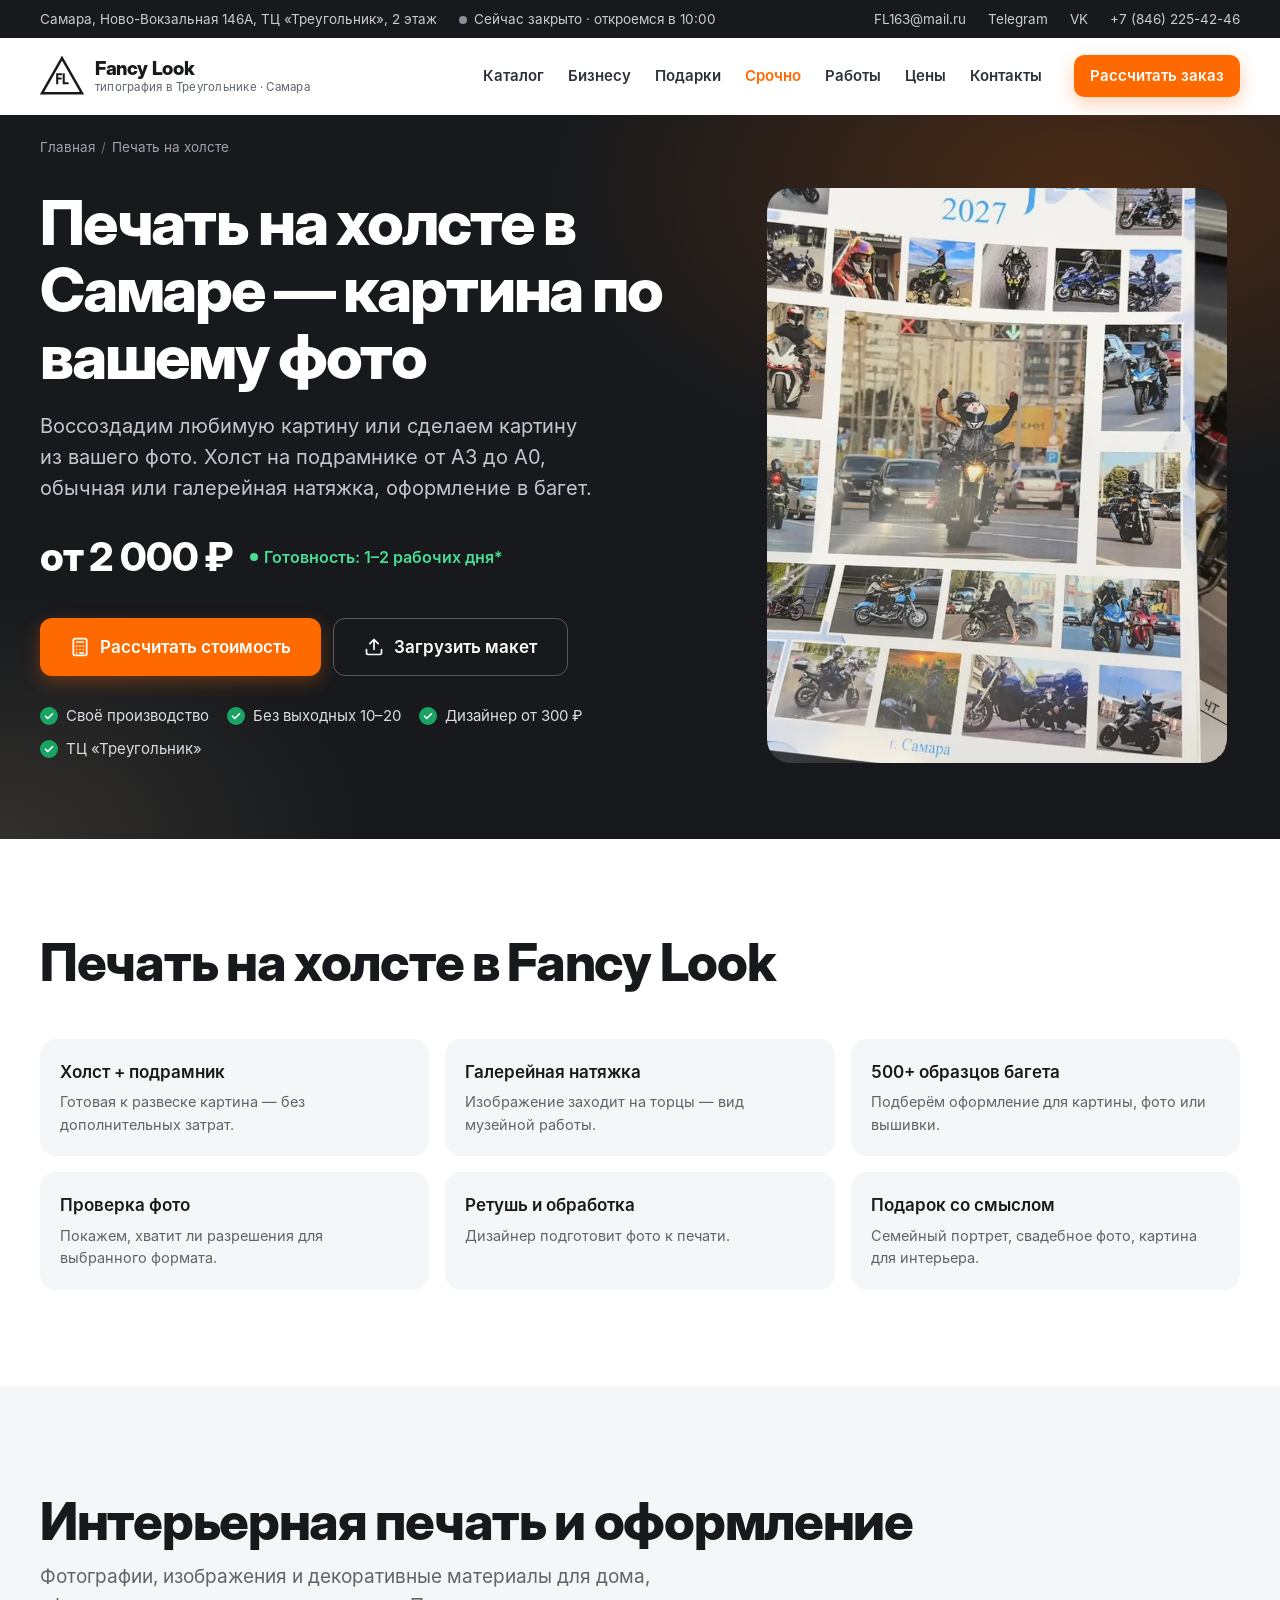
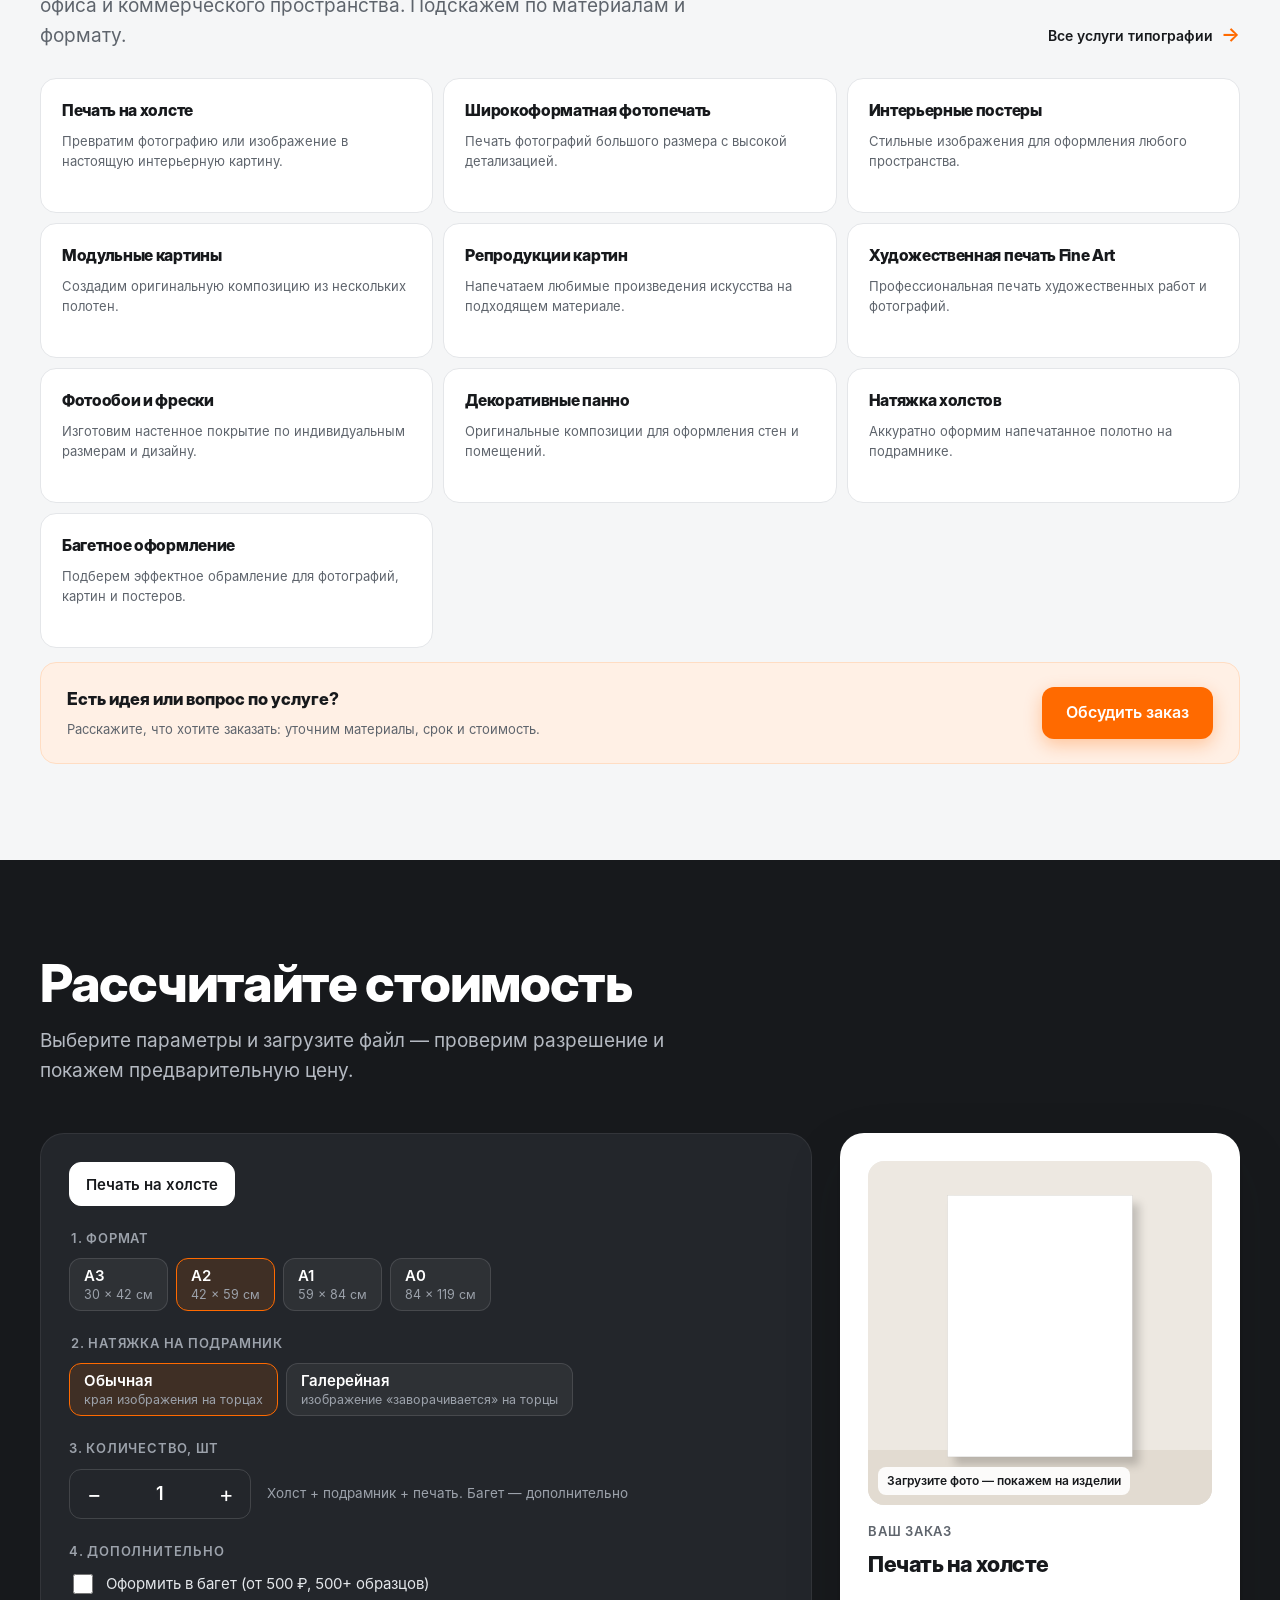
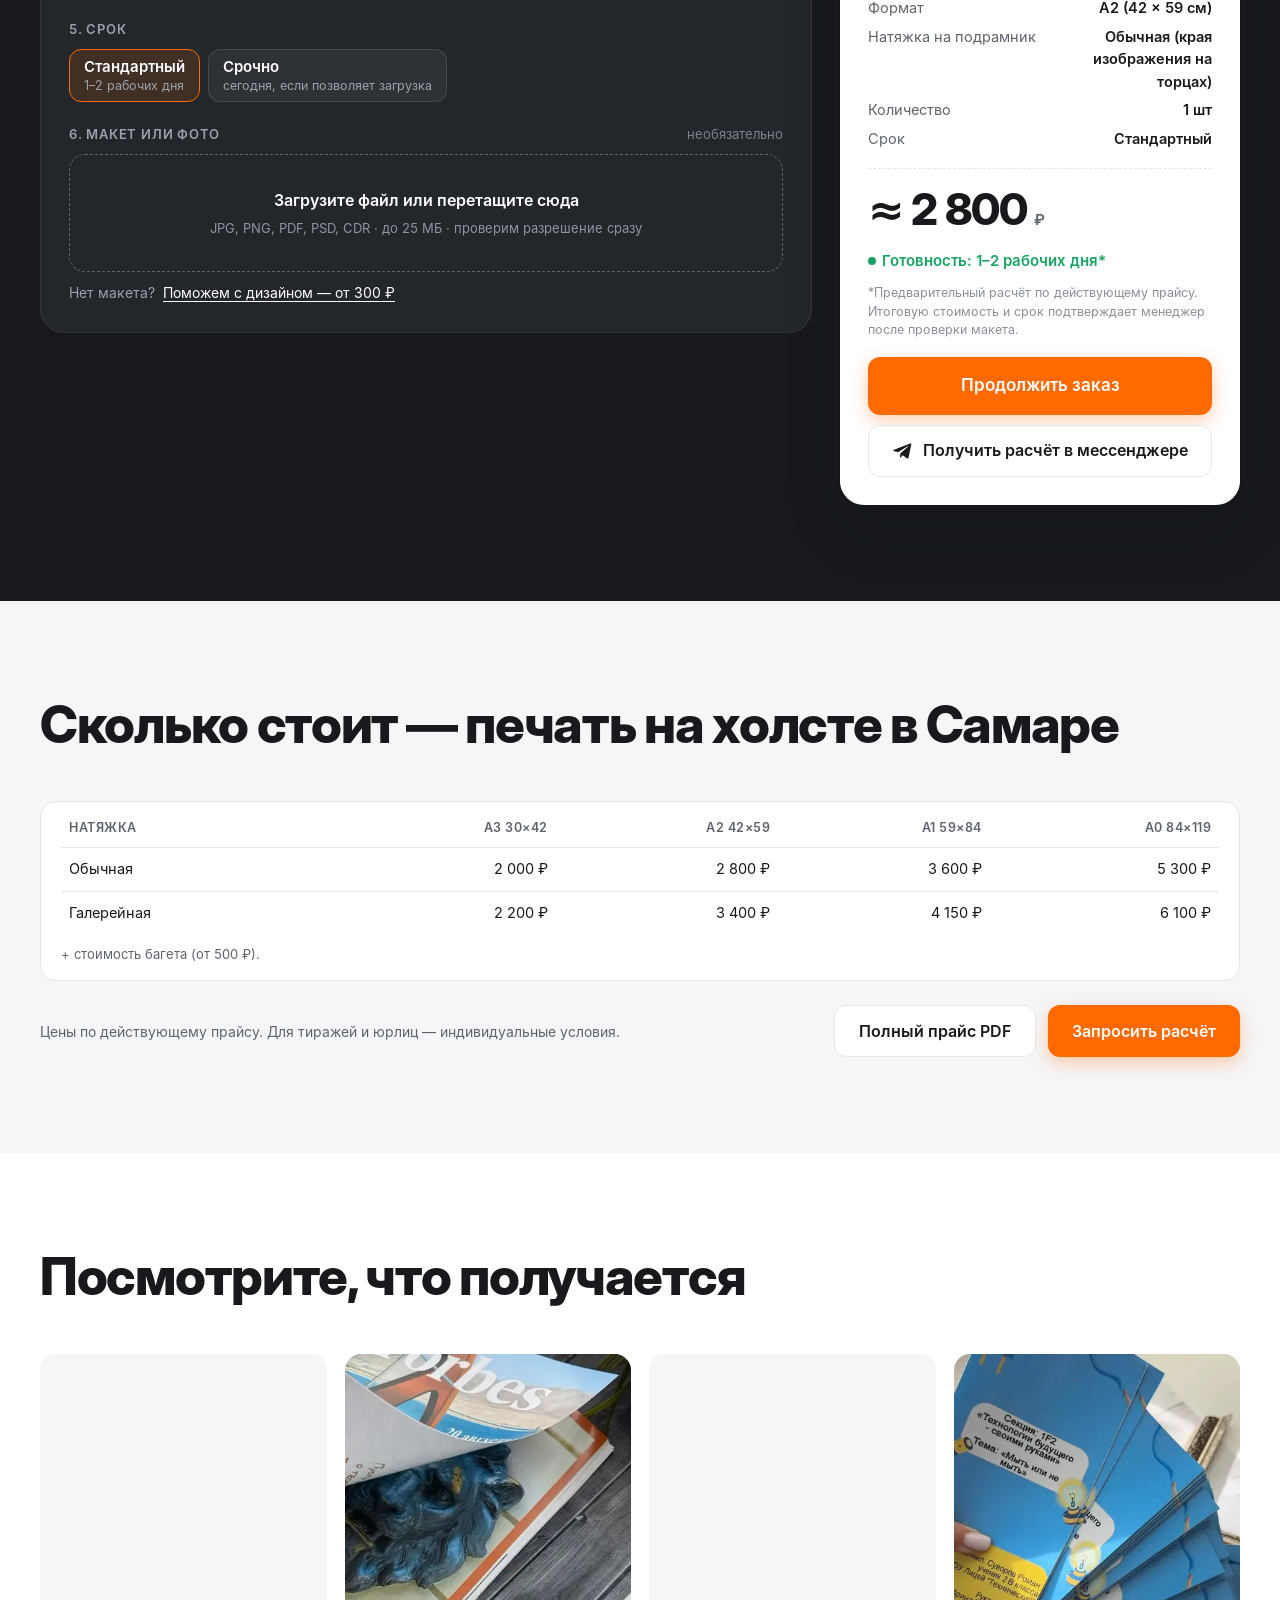
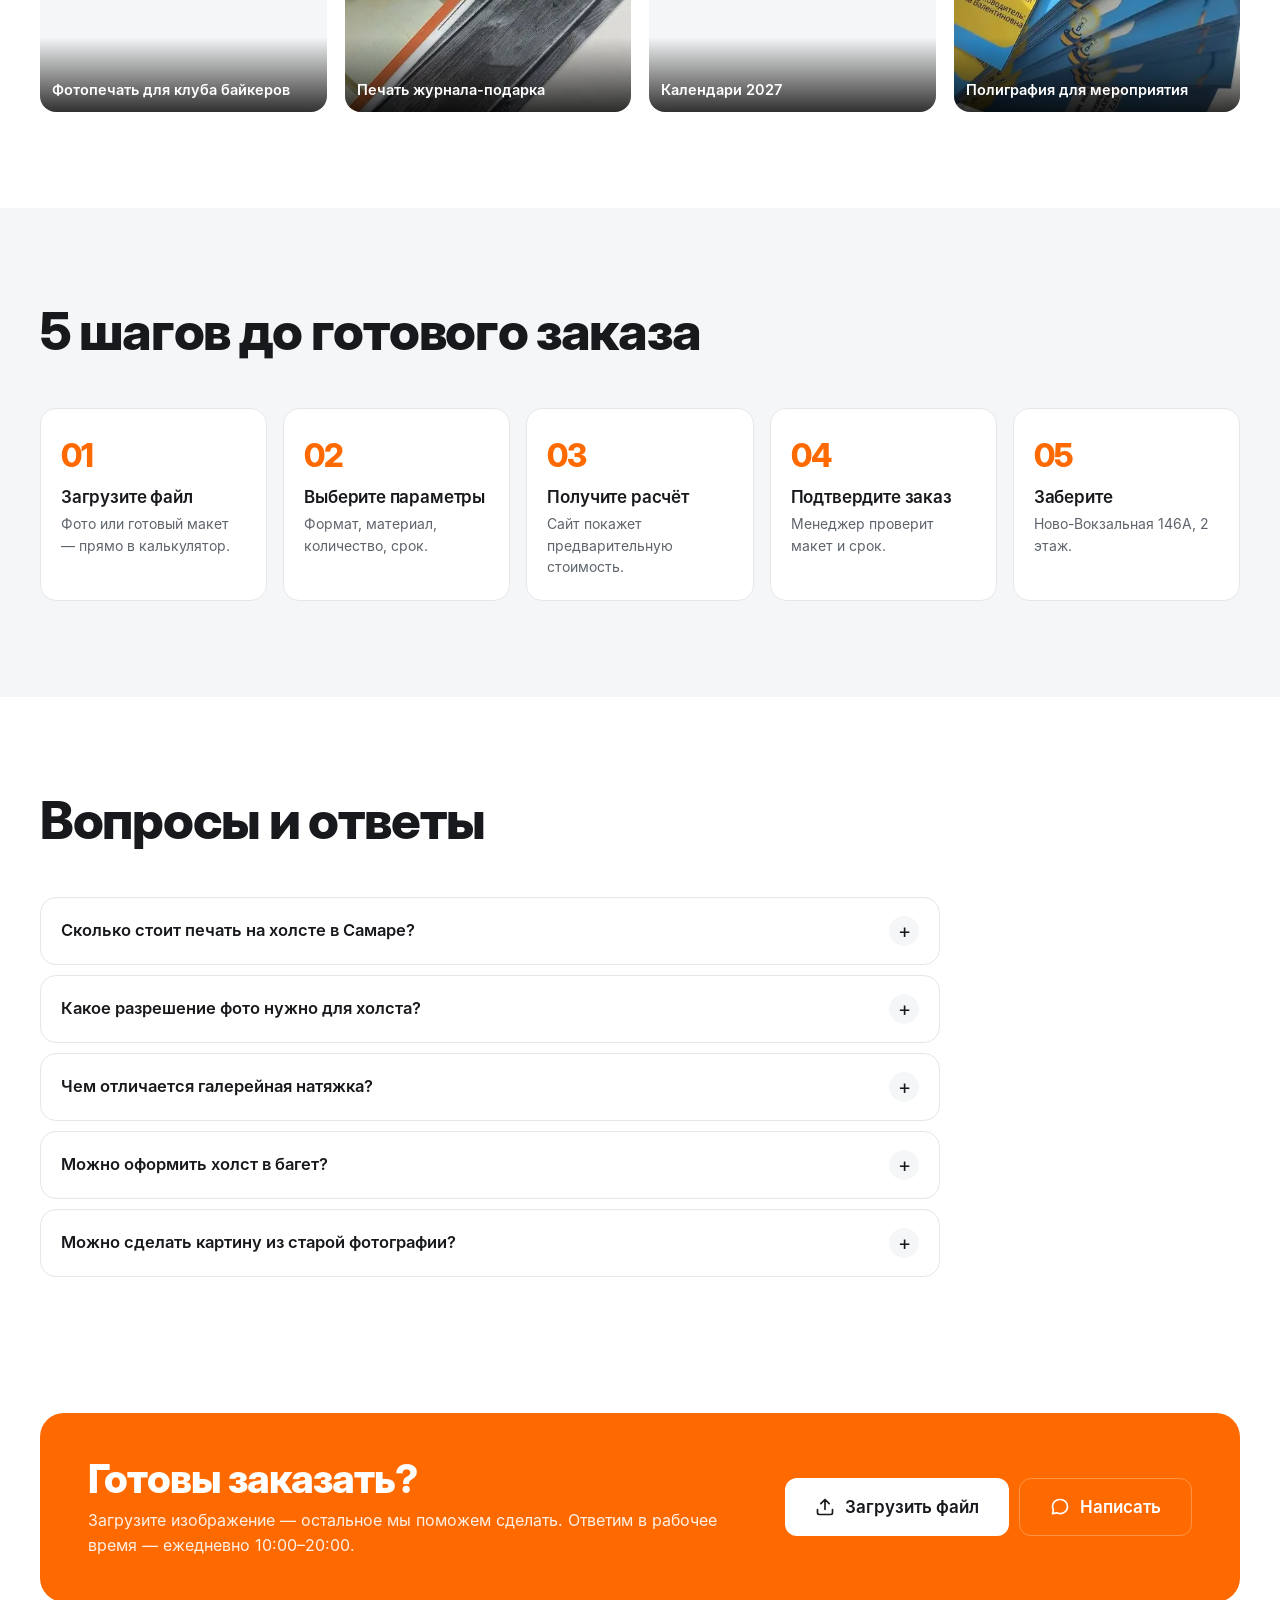
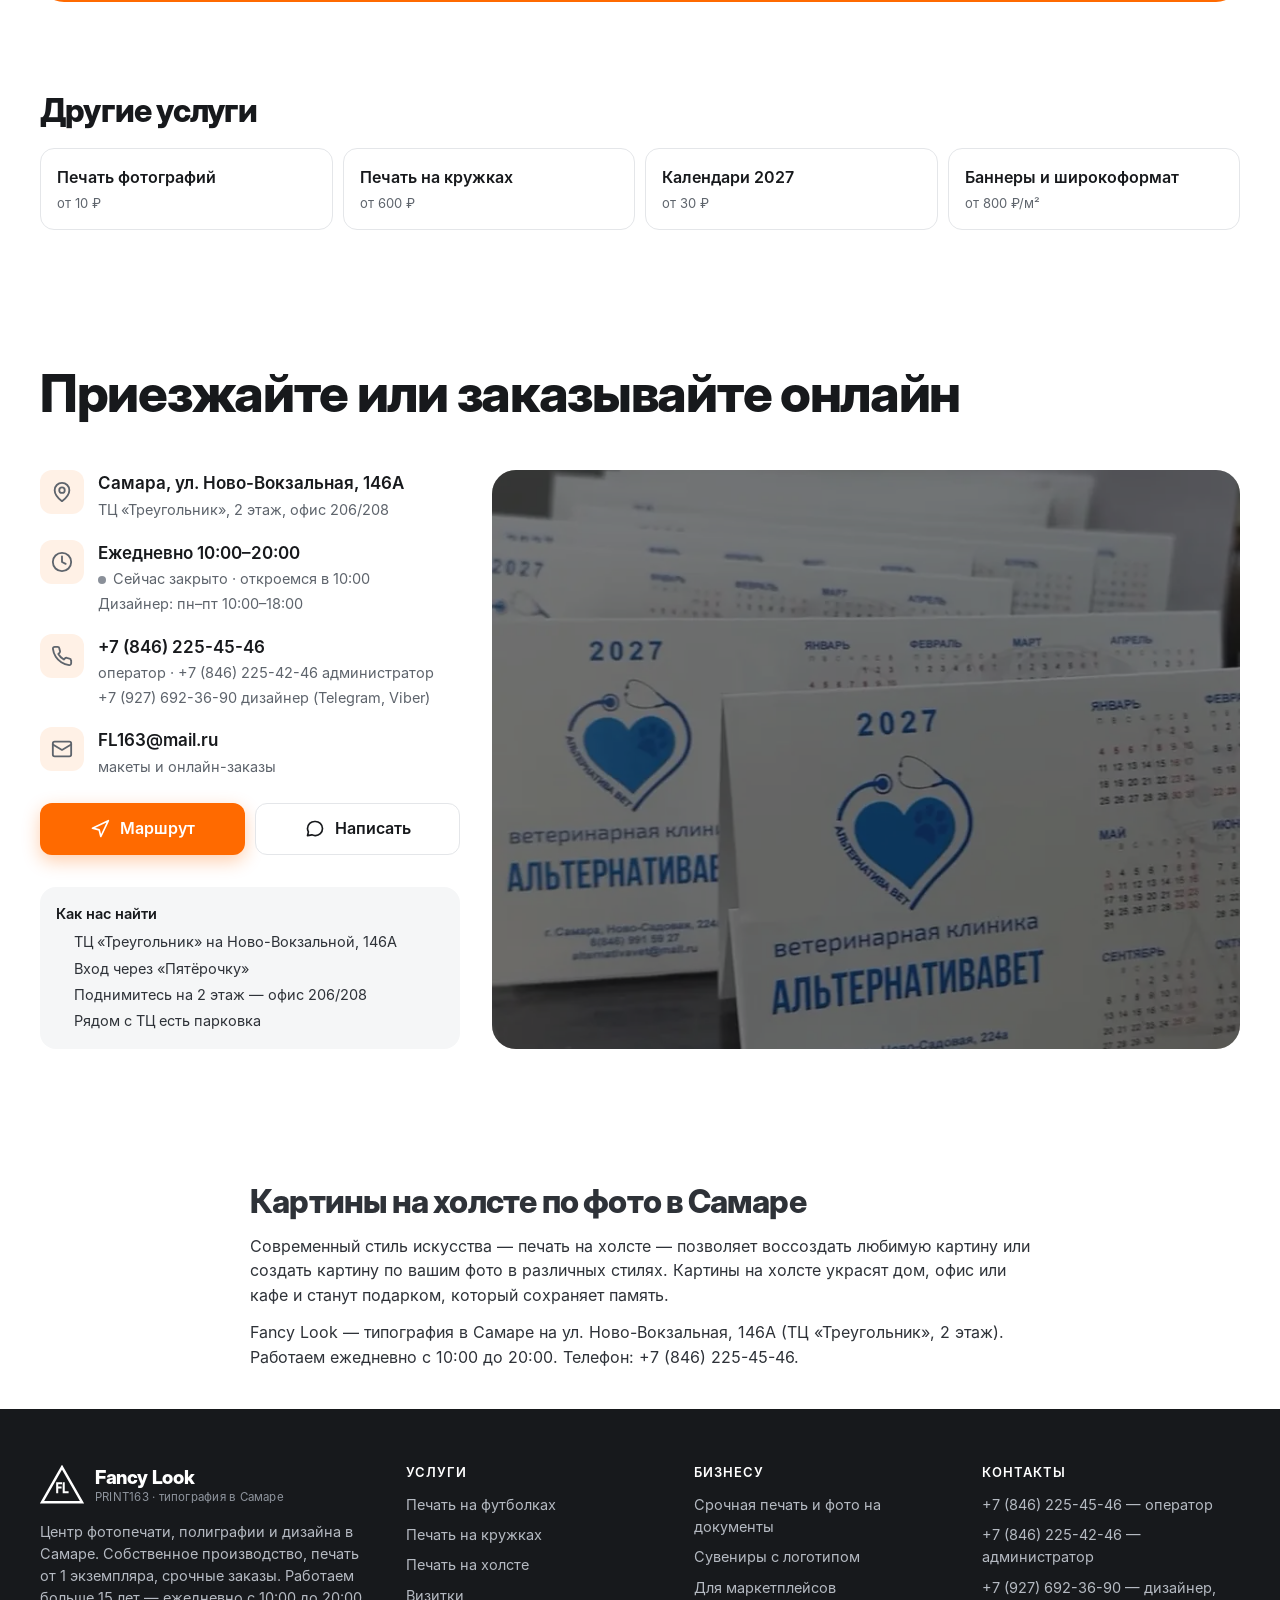
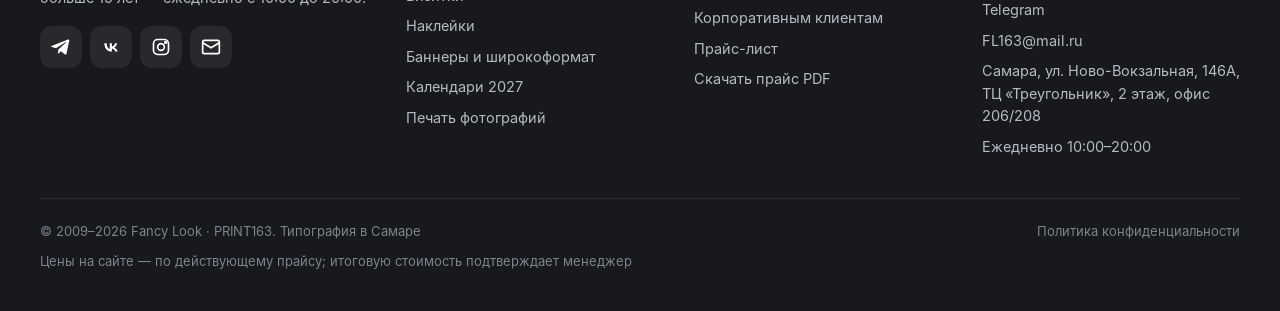
<file: pechat-na-holste-samara/index.html>
<!doctype html>
<html lang="ru" class="no-js">
<head>
<meta charset="utf-8">
<meta name="viewport" content="width=device-width, initial-scale=1, viewport-fit=cover">
<title>Печать на холсте в Самаре — картина по фото от 2 000 ₽ | Fancy Look</title>
<meta name="description" content="Печать фото на холсте в Самаре: A3 — 2 000 ₽, A2 — 2 800 ₽, A1 — 3 600 ₽, A0 — 5 300 ₽. Подрамник, галерейная натяжка, багет — 500+ образцов. Картина по вашему фото.">
<meta name="robots" content="index, follow, max-image-preview:large">
<link rel="canonical" href="https://print163.ru/pechat-na-holste-samara/">
<meta name="theme-color" content="#17191C">
<meta name="format-detection" content="telephone=no">
<meta name="geo.region" content="RU-SAM">
<meta name="geo.placename" content="Самара">
<meta property="og:type" content="website">
<meta property="og:locale" content="ru_RU">
<meta property="og:site_name" content="Fancy Look · PRINT163">
<meta property="og:title" content="Печать на холсте в Самаре — картина по фото от 2 000 ₽ | Fancy Look">
<meta property="og:description" content="Печать фото на холсте в Самаре: A3 — 2 000 ₽, A2 — 2 800 ₽, A1 — 3 600 ₽, A0 — 5 300 ₽. Подрамник, галерейная натяжка, багет — 500+ образцов. Картина по вашему фото.">
<meta property="og:url" content="https://print163.ru/pechat-na-holste-samara/">
<meta property="og:image" content="https://print163.ru/assets/img/og-image.jpg">
<meta property="og:image:width" content="1200">
<meta property="og:image:height" content="630">
<meta name="twitter:card" content="summary_large_image">
<!-- Подтверждение прав: вставьте коды из Яндекс Вебмастера и Google Search Console -->
<!-- <meta name="yandex-verification" content="XXXXXXXX"> -->
<!-- <meta name="google-site-verification" content="XXXXXXXX"> -->
<link rel="icon" href="../favicon.svg" type="image/svg+xml">
<link rel="icon" href="../favicon-32.png" sizes="32x32" type="image/png">
<link rel="apple-touch-icon" href="../apple-touch-icon.png">
<link rel="manifest" href="../manifest.webmanifest">
<link rel="preload" href="../assets/fonts/interdisplay-800.woff" as="font" type="font/woff" crossorigin>
<link rel="preload" href="../assets/fonts/inter-400.woff" as="font" type="font/woff" crossorigin>
<link rel="stylesheet" href="../assets/css/style.css?v=20261109">
<link rel="alternate" type="text/plain" title="LLM summary" href="../llms.txt">
<script type="application/ld+json">{"@context":"https://schema.org","@type":"Service","name":"Печать на холсте в Самаре — картина по вашему фото","serviceType":"Печать на холсте","description":"Печать фото на холсте в Самаре: A3 — 2 000 ₽, A2 — 2 800 ₽, A1 — 3 600 ₽, A0 — 5 300 ₽. Подрамник, галерейная натяжка, багет — 500+ образцов. Картина по вашему фото.","provider":{"@context":"https://schema.org","@type":"LocalBusiness","@id":"https://print163.ru/#org","additionalType":"https://www.wikidata.org/wiki/Q1251750","name":"Fancy Look — типография и центр фотопечати (PRINT163)","alternateName":["Fancy Look","PRINT163","Типография в Треугольнике","Фэнси Лук"],"description":"Типография и центр фотопечати в Самаре: печать на футболках и кружках, визитки, наклейки, баннеры, холсты, календари, фото на документы, сувениры с логотипом. Собственное производство, от 1 экземпляра, срочные заказы.","url":"https://print163.ru/","logo":"https://print163.ru/assets/img/icon-512.png","image":["https://print163.ru/assets/img/og-image.jpg","https://print163.ru/assets/img/pechat-nakleek-samara-800.jpg","https://print163.ru/assets/img/brendirovanie-futbolok-samara-800.jpg"],"telephone":"+7 (846) 225-45-46","email":"FL163@mail.ru","priceRange":"₽–₽₽","currenciesAccepted":"RUB","paymentAccepted":"Наличные, банковская карта, СБП, безналичный расчёт","address":{"@type":"PostalAddress","streetAddress":"ул. Ново-Вокзальная, 146А, ТЦ «Треугольник», 2 этаж, офис 206/208","addressLocality":"Самара","addressRegion":"Самарская область","addressCountry":"RU"},"hasMap":"https://yandex.ru/maps/?text=Самара%2C%20Ново-Вокзальная%20146А","areaServed":[{"@type":"City","name":"Самара"},{"@type":"AdministrativeArea","name":"Самарская область"}],"openingHoursSpecification":[{"@type":"OpeningHoursSpecification","dayOfWeek":["Monday","Tuesday","Wednesday","Thursday","Friday","Saturday","Sunday"],"opens":"10:00","closes":"20:00"}],"contactPoint":[{"@type":"ContactPoint","telephone":"+7 (846) 225-45-46","contactType":"customer service","areaServed":"RU","availableLanguage":"ru"},{"@type":"ContactPoint","telephone":"+7 (846) 225-42-46","contactType":"sales","areaServed":"RU","availableLanguage":"ru"},{"@type":"ContactPoint","telephone":"+7 (927) 692-36-90","contactType":"technical support","description":"Дизайнер, Telegram/Viber","availableLanguage":"ru"}],"sameAs":["https://vk.com/print163ru","https://t.me/print163","https://www.instagram.com/fl163_print/"],"knowsAbout":["оперативная полиграфия","цифровая печать","печать на футболках","сублимационная печать на кружках","широкоформатная печать","УФ-печать","лазерная гравировка","печать на холсте","фото на документы"]},"areaServed":{"@type":"City","name":"Самара"},"url":"https://print163.ru/pechat-na-holste-samara/","image":"https://print163.ru/assets/img/kalendar-bayker-2027-800.jpg","offers":{"@type":"AggregateOffer","priceCurrency":"RUB","lowPrice":"2000","availability":"https://schema.org/InStock","url":"https://print163.ru/pechat-na-holste-samara/"}}</script><script type="application/ld+json">{"@context":"https://schema.org","@type":"BreadcrumbList","itemListElement":[{"@type":"ListItem","position":1,"name":"Главная","item":"https://print163.ru/"},{"@type":"ListItem","position":2,"name":"Печать на холсте","item":"https://print163.ru/pechat-na-holste-samara/"}]}</script><script type="application/ld+json">{"@context":"https://schema.org","@type":"FAQPage","mainEntity":[{"@type":"Question","name":"Сколько стоит печать на холсте в Самаре?","acceptedAnswer":{"@type":"Answer","text":"С обычной натяжкой: A3 — 2 000 ₽, A2 — 2 800 ₽, A1 — 3 600 ₽, A0 — 5 300 ₽. Галерейная натяжка: 2 200 / 3 400 / 4 150 / 6 100 ₽."}},{"@type":"Question","name":"Какое разрешение фото нужно для холста?","acceptedAnswer":{"@type":"Answer","text":"Для A3 — от 1700×2400 px, для A2 — от 2400×3300 px, для A1 — от 3300×4700 px. Калькулятор проверит ваш файл автоматически."}},{"@type":"Question","name":"Чем отличается галерейная натяжка?","acceptedAnswer":{"@type":"Answer","text":"Изображение заворачивается на боковые грани подрамника — картину можно вешать без рамы."}},{"@type":"Question","name":"Можно оформить холст в багет?","acceptedAnswer":{"@type":"Answer","text":"Да, изготовление багета — от 500 ₽, у нас более 500 образцов."}},{"@type":"Question","name":"Можно сделать картину из старой фотографии?","acceptedAnswer":{"@type":"Answer","text":"Да, отсканируем и при необходимости отретушируем фото перед печатью."}}]}</script>
<link rel="stylesheet" href="../assets/css/catalog-expand.css"><script type="application/ld+json">{"@context":"https://schema.org","@type":"OfferCatalog","name":"Интерьерная печать и оформление","itemListElement":[{"@type":"Offer","itemOffered":{"@type":"Service","name":"Печать на холсте","description":"Превратим фотографию или изображение в настоящую интерьерную картину."}},{"@type":"Offer","itemOffered":{"@type":"Service","name":"Широкоформатная фотопечать","description":"Печать фотографий большого размера с высокой детализацией."}},{"@type":"Offer","itemOffered":{"@type":"Service","name":"Интерьерные постеры","description":"Стильные изображения для оформления любого пространства."}},{"@type":"Offer","itemOffered":{"@type":"Service","name":"Модульные картины","description":"Создадим оригинальную композицию из нескольких полотен."}},{"@type":"Offer","itemOffered":{"@type":"Service","name":"Репродукции картин","description":"Напечатаем любимые произведения искусства на подходящем материале."}},{"@type":"Offer","itemOffered":{"@type":"Service","name":"Художественная печать Fine Art","description":"Профессиональная печать художественных работ и фотографий."}},{"@type":"Offer","itemOffered":{"@type":"Service","name":"Фотообои и фрески","description":"Изготовим настенное покрытие по индивидуальным размерам и дизайну."}},{"@type":"Offer","itemOffered":{"@type":"Service","name":"Декоративные панно","description":"Оригинальные композиции для оформления стен и помещений."}},{"@type":"Offer","itemOffered":{"@type":"Service","name":"Натяжка холстов","description":"Аккуратно оформим напечатанное полотно на подрамнике."}},{"@type":"Offer","itemOffered":{"@type":"Service","name":"Багетное оформление","description":"Подберем эффектное обрамление для фотографий, картин и постеров."}}]}</script></head>
<body data-root="../" data-product="canvas">
<a class="skip" href="#main">К содержимому</a>
<div class="topbar"><div class="container">
  <div class="topbar__l"><span>Самара, Ново-Вокзальная 146А, ТЦ «Треугольник», 2 этаж</span><span data-open-status>Ежедневно 10:00–20:00</span></div>
  <div class="topbar__r"><a href="mailto:FL163@mail.ru">FL163@mail.ru</a><a href="https://t.me/+79276923690" target="_blank" rel="noopener">Telegram</a><a href="https://vk.com/print163ru" target="_blank" rel="noopener">VK</a><a href="tel:+78462254246">+7 (846) 225-42-46</a></div>
</div></div>
<header class="header">
  <div class="container">
    <a class="logo" href="../" aria-label="Fancy Look — типография в Самаре, на главную">
      <span class="logo__mark"><svg viewBox="0 0 64 58" aria-hidden="true"><path d="M32 3 61 54H3Z" fill="none" stroke="currentColor" stroke-width="3.6"/><path fill="currentColor" d="M23.5 25h8.5v2.8h-5.5v3.4h4.9v2.8h-4.9V41h-3zM33 25h3v13.2h5.6V41H33z"/></svg></span>
      <span class="logo__txt"><span class="logo__name">Fancy Look</span><span class="logo__desc">типография в Треугольнике · Самара</span></span>
    </a>
    <nav class="nav" aria-label="Основное меню"><ul><li><a href="../#catalog">Каталог</a></li><li><a href="../#business">Бизнесу</a></li><li><a href="../#gifts">Подарки</a></li><li><a href="../srochnaya-pechat-samara/" class="is-hot">Срочно</a></li><li><a href="../#works">Работы</a></li><li><a href="../#price">Цены</a></li><li><a href="../#contacts">Контакты</a></li></ul></nav>
    <a class="header__phone" href="tel:+78462254546">+7 (846) 225-45-46<small>ежедневно 10:00–20:00</small></a>
    <a class="btn btn--primary btn--sm header__cta" href="../#calc" data-calc-open="">Рассчитать заказ</a>
    <a class="header__call" href="tel:+78462254546" aria-label="Позвонить +7 (846) 225-45-46"><svg viewBox="0 0 24 24" fill="none" stroke="currentColor" stroke-width="2" stroke-linecap="round" stroke-linejoin="round" aria-hidden="true"><path d="M22 16.9v3a2 2 0 0 1-2.2 2 19.8 19.8 0 0 1-8.6-3.1 19.5 19.5 0 0 1-6-6A19.8 19.8 0 0 1 2.1 4.2 2 2 0 0 1 4.1 2h3a2 2 0 0 1 2 1.7c.1.9.4 1.8.7 2.7a2 2 0 0 1-.5 2.1L8 9.8a16 16 0 0 0 6 6l1.3-1.3a2 2 0 0 1 2.1-.4c.9.3 1.8.6 2.7.7a2 2 0 0 1 1.7 2z"/></svg></a>
    <button class="burger" type="button" aria-label="Меню" aria-expanded="false" aria-controls="mnav"><span></span></button>
  </div>
</header>
<div class="mnav" id="mnav">
  <div class="mnav__group">Разделы</div><a href="../#catalog">Каталог</a><a href="../#business">Бизнесу</a><a href="../#gifts">Подарки</a><a href="../srochnaya-pechat-samara/">Срочно</a><a href="../#works">Работы</a><a href="../#price">Цены</a><a href="../#contacts">Контакты</a>
  <div class="mnav__group">Популярные услуги</div><a href="../pechat-na-futbolkah-samara/">Печать на футболках</a><a href="../pechat-na-kruzhkah-samara/">Печать на кружках</a><a href="../pechat-na-holste-samara/">Печать на холсте</a><a href="../pechat-vizitok-samara/">Визитки</a><a href="../pechat-nakleek-samara/">Наклейки</a><a href="../pechat-bannerov-samara/">Баннеры и широкоформат</a><a href="../kalendari-samara/">Календари 2027</a><a href="../fotopechat-samara/">Печать фотографий</a><a href="../srochnaya-pechat-samara/">Срочная печать и фото на документы</a><a href="../korporativnye-podarki-samara/">Сувениры с логотипом</a><a href="../pechat-dlya-marketpleysov-samara/">Для маркетплейсов</a>
  <div class="mnav__contacts">
    <a class="btn btn--primary" href="tel:+78462254546"><svg viewBox="0 0 24 24" fill="none" stroke="currentColor" stroke-width="2" stroke-linecap="round" stroke-linejoin="round" aria-hidden="true"><path d="M22 16.9v3a2 2 0 0 1-2.2 2 19.8 19.8 0 0 1-8.6-3.1 19.5 19.5 0 0 1-6-6A19.8 19.8 0 0 1 2.1 4.2 2 2 0 0 1 4.1 2h3a2 2 0 0 1 2 1.7c.1.9.4 1.8.7 2.7a2 2 0 0 1-.5 2.1L8 9.8a16 16 0 0 0 6 6l1.3-1.3a2 2 0 0 1 2.1-.4c.9.3 1.8.6 2.7.7a2 2 0 0 1 1.7 2z"/></svg> +7 (846) 225-45-46</a>
    <button class="btn btn--ghost" type="button" data-msgr><svg viewBox="0 0 24 24" fill="none" stroke="currentColor" stroke-width="2" stroke-linecap="round" stroke-linejoin="round" aria-hidden="true"><path d="M21 11.5a8.4 8.4 0 0 1-9 8.4 8.6 8.6 0 0 1-3.8-.9L3 20l1.1-4.6A8.4 8.4 0 0 1 3 11.5 8.5 8.5 0 0 1 12 3a8.5 8.5 0 0 1 9 8.5z"/></svg> Написать в мессенджер</button>
  </div>
</div>
<main id="main">
<section class="hero">
  <div class="container">
    <nav class="crumbs" aria-label="Хлебные крошки"><a href="../">Главная</a><span>/</span>Печать на холсте</nav>
    <div class="lhero">
      <div>
        <h1>Печать на холсте в Самаре — картина по вашему фото</h1>
        <p class="hero__lead">Воссоздадим любимую картину или сделаем картину из вашего фото. Холст на подрамнике от A3 до A0, обычная или галерейная натяжка, оформление в багет.</p>
        <div class="lhero__price"><b>от 2 000 ₽</b><span class="ready">Готовность: 1–2 рабочих дня*</span></div>
        <div class="hero__cta">
          <a class="btn btn--primary btn--lg" href="#calc" data-calc-open="canvas"><svg viewBox="0 0 24 24" fill="none" stroke="currentColor" stroke-width="2" stroke-linecap="round" stroke-linejoin="round" aria-hidden="true"><rect x="4" y="2" width="16" height="20" rx="2"/><path d="M8 6h8M8 11h.01M12 11h.01M16 11h.01M8 15h.01M12 15h.01M16 15h.01M8 19h.01M12 19h4"/></svg> Рассчитать стоимость</a>
          <a class="btn btn--ghost-light btn--lg" href="#calc" data-upload><svg viewBox="0 0 24 24" fill="none" stroke="currentColor" stroke-width="2" stroke-linecap="round" stroke-linejoin="round" aria-hidden="true"><path d="M21 15v4a2 2 0 0 1-2 2H5a2 2 0 0 1-2-2v-4M17 8l-5-5-5 5M12 3v12"/></svg> Загрузить макет</a>
        </div>
        <ul class="hero__checks"><li>Своё производство</li><li>Без выходных 10–20</li><li>Дизайнер от 300 ₽</li><li>ТЦ «Треугольник»</li></ul>
      </div>
      <div class="lhero__img"><picture><source type="image/webp" srcset="../assets/img/kalendar-bayker-2027-400.webp 400w, ../assets/img/kalendar-bayker-2027-800.webp 800w" sizes="(min-width:1024px) 460px, 100vw"><img src="../assets/img/kalendar-bayker-2027-800.jpg" width="800" height="1000" alt="Печать фотографий высокого качества — Fancy Look Самара" fetchpriority="high" decoding="async"></picture></div>
    </div>
  </div>
</section>

<section class="section">
  <div class="container">
    <div class="sec-head rv"><h2 class="h-sec">Печать на холсте в Fancy Look</h2></div>
    <ul class="feat"><li class="rv"><b>Холст + подрамник</b><span>Готовая к развеске картина — без дополнительных затрат.</span></li><li class="rv"><b>Галерейная натяжка</b><span>Изображение заходит на торцы — вид музейной работы.</span></li><li class="rv"><b>500+ образцов багета</b><span>Подберём оформление для картины, фото или вышивки.</span></li><li class="rv"><b>Проверка фото</b><span>Покажем, хватит ли разрешения для выбранного формата.</span></li><li class="rv"><b>Ретушь и обработка</b><span>Дизайнер подготовит фото к печати.</span></li><li class="rv"><b>Подарок со смыслом</b><span>Семейный портрет, свадебное фото, картина для интерьера.</span></li></ul>
  </div>
</section>

<section class="topic-services section section--gray" id="services-detail"><div class="container"><div class="topic-header"><div><h2 class="h-sec">Интерьерная печать и оформление</h2><p class="sub">Фотографии, изображения и декоративные материалы для дома, офиса и коммерческого пространства. Подскажем по материалам и формату.</p></div><a class="topic-all" href="../uslugi/">Все услуги типографии <span aria-hidden="true">→</span></a></div><div class="topic-grid"><article class="topic-card"><h3>Печать на холсте</h3><p>Превратим фотографию или изображение в настоящую интерьерную картину.</p></article><article class="topic-card"><h3>Широкоформатная фотопечать</h3><p>Печать фотографий большого размера с высокой детализацией.</p></article><article class="topic-card"><h3>Интерьерные постеры</h3><p>Стильные изображения для оформления любого пространства.</p></article><article class="topic-card"><h3>Модульные картины</h3><p>Создадим оригинальную композицию из нескольких полотен.</p></article><article class="topic-card"><h3>Репродукции картин</h3><p>Напечатаем любимые произведения искусства на подходящем материале.</p></article><article class="topic-card"><h3>Художественная печать Fine Art</h3><p>Профессиональная печать художественных работ и фотографий.</p></article><article class="topic-card"><h3>Фотообои и фрески</h3><p>Изготовим настенное покрытие по индивидуальным размерам и дизайну.</p></article><article class="topic-card"><h3>Декоративные панно</h3><p>Оригинальные композиции для оформления стен и помещений.</p></article><article class="topic-card"><h3>Натяжка холстов</h3><p>Аккуратно оформим напечатанное полотно на подрамнике.</p></article><article class="topic-card"><h3>Багетное оформление</h3><p>Подберем эффектное обрамление для фотографий, картин и постеров.</p></article></div><div class="topic-cta"><div><strong>Есть идея или вопрос по услуге?</strong><p>Расскажите, что хотите заказать: уточним материалы, срок и стоимость.</p></div><a class="btn btn--primary" href="https://t.me/print163" target="_blank" rel="noopener">Обсудить заказ</a></div></div></section>
<section class="section section--dark" id="calc">
  <div class="container">
    <div class="sec-head rv"><h2 class="h-sec">Рассчитайте стоимость</h2><p class="sub">Выберите параметры и загрузите файл — проверим разрешение и покажем предварительную цену.</p></div>
    <div class="calc" data-calc data-products="canvas" data-default="canvas">
  <div class="calc__main">
    <div class="calc__tabs" role="tablist" aria-label="Что печатаем"></div>
    <div class="calc__body"></div>
  </div>
  <aside class="calc__aside" aria-live="polite">
    <div class="summary">
      <div class="preview"></div>
      <div class="summary__title">Ваш заказ</div>
      <div class="summary__name"></div>
      <dl></dl>
      <div class="summary__total">
        <div class="summary__price"></div>
        <div class="summary__unit"></div>
        <div class="ready"></div>
      </div>
      <p class="summary__note">*Предварительный расчёт по действующему прайсу. Итоговую стоимость и срок подтверждает менеджер после проверки макета.</p>
      <div class="summary__btns">
        <button type="button" class="btn btn--primary btn--lg" data-calc-order>Продолжить заказ</button>
        <button type="button" class="btn btn--ghost" data-calc-msgr><svg viewBox="0 0 24 24" fill="currentColor" aria-hidden="true"><path d="M21.9 4.3 18.6 20c-.2 1.1-.9 1.4-1.8.9l-5-3.7-2.4 2.3c-.3.3-.5.5-1 .5l.4-5.1 9.3-8.4c.4-.4-.1-.6-.6-.2L6 13.5l-4.9-1.5c-1.1-.3-1.1-1.1.2-1.6L20.5 3c.9-.3 1.7.2 1.4 1.3z"/></svg> Получить расчёт в мессенджере</button>
      </div>
    </div>
  </aside>
</div>
  </div>
</section>

<section class="section section--gray" id="price">
  <div class="container">
    <div class="sec-head rv"><h2 class="h-sec">Сколько стоит — печать на холсте в Самаре</h2></div>
    <div class="acc rv" style="padding:6px 20px 16px"><div class="acc__body" style="padding:0"><table class="pt"><thead><tr><th>Натяжка</th><th>A3 30×42</th><th>A2 42×59</th><th>A1 59×84</th><th>A0 84×119</th></tr></thead><tbody><tr><td>Обычная</td><td>2 000 ₽</td><td>2 800 ₽</td><td>3 600 ₽</td><td>5 300 ₽</td></tr><tr><td>Галерейная</td><td>2 200 ₽</td><td>3 400 ₽</td><td>4 150 ₽</td><td>6 100 ₽</td></tr></tbody></table><p class="pt-note">+ стоимость багета (от 500 ₽).</p></div></div>
    <div class="price-cta"><p>Цены по действующему прайсу. Для тиражей и юрлиц — индивидуальные условия.</p><a class="btn btn--ghost" href="../assets/price/pamyatka_klienta.pdf" target="_blank" rel="noopener">Полный прайс PDF</a><button type="button" class="btn btn--primary" data-order="Печать на холсте">Запросить расчёт</button></div>
  </div>
</section>

<section class="section" id="works">
  <div class="container">
    <div class="sec-head rv"><h2 class="h-sec">Посмотрите, что получается</h2></div>
    <div class="works"><figure class="work rv" tabindex="0"><picture><source type="image/webp" srcset="../assets/img/kalendar-bayker-2027-400.webp 400w, ../assets/img/kalendar-bayker-2027-800.webp 800w" sizes="(min-width:1100px) 300px, (min-width:768px) 33vw, 50vw"><img src="../assets/img/kalendar-bayker-2027-800.jpg" width="800" height="1000" alt="Фотопечать для клуба байкеров" loading="lazy" decoding="async"></picture><figcaption>Фотопечать для клуба байкеров</figcaption></figure><figure class="work rv" tabindex="0"><picture><source type="image/webp" srcset="../assets/img/pechat-zhurnala-na-zakaz-400.webp 400w, ../assets/img/pechat-zhurnala-na-zakaz-800.webp 800w" sizes="(min-width:1100px) 300px, (min-width:768px) 33vw, 50vw"><img src="../assets/img/pechat-zhurnala-na-zakaz-800.jpg" width="800" height="1000" alt="Печать журнала-подарка" loading="lazy" decoding="async"></picture><figcaption>Печать журнала-подарка</figcaption></figure><figure class="work rv" tabindex="0"><picture><source type="image/webp" srcset="../assets/img/kalendari-2027-samara-400.webp 400w, ../assets/img/kalendari-2027-samara-800.webp 800w" sizes="(min-width:1100px) 300px, (min-width:768px) 33vw, 50vw"><img src="../assets/img/kalendari-2027-samara-800.jpg" width="800" height="1000" alt="Календари 2027" loading="lazy" decoding="async"></picture><figcaption>Календари 2027</figcaption></figure><figure class="work rv" tabindex="0"><picture><source type="image/webp" srcset="../assets/img/kartochki-dlya-konferencii-400.webp 400w, ../assets/img/kartochki-dlya-konferencii-800.webp 800w" sizes="(min-width:1100px) 300px, (min-width:768px) 33vw, 50vw"><img src="../assets/img/kartochki-dlya-konferencii-800.jpg" width="800" height="1000" alt="Полиграфия для мероприятия" loading="lazy" decoding="async"></picture><figcaption>Полиграфия для мероприятия</figcaption></figure></div>
  </div>
</section>

<section class="section section--gray">
  <div class="container">
    <div class="sec-head rv"><h2 class="h-sec">5 шагов до готового заказа</h2></div>
    <ol class="steps">
      <li class="step rv"><h3>Загрузите файл</h3><p>Фото или готовый макет — прямо в калькулятор.</p></li>
      <li class="step rv"><h3>Выберите параметры</h3><p>Формат, материал, количество, срок.</p></li>
      <li class="step rv"><h3>Получите расчёт</h3><p>Сайт покажет предварительную стоимость.</p></li>
      <li class="step rv"><h3>Подтвердите заказ</h3><p>Менеджер проверит макет и срок.</p></li>
      <li class="step rv"><h3>Заберите</h3><p>Ново-Вокзальная 146А, 2 этаж.</p></li>
    </ol>
  </div>
</section>

<section class="section" id="faq">
  <div class="container">
    <div class="sec-head rv"><h2 class="h-sec">Вопросы и ответы</h2></div>
    <div class="faq"><details class="acc"><summary>Сколько стоит печать на холсте в Самаре?</summary><div class="acc__body"><p>С обычной натяжкой: A3 — 2 000 ₽, A2 — 2 800 ₽, A1 — 3 600 ₽, A0 — 5 300 ₽. Галерейная натяжка: 2 200 / 3 400 / 4 150 / 6 100 ₽.</p></div></details><details class="acc"><summary>Какое разрешение фото нужно для холста?</summary><div class="acc__body"><p>Для A3 — от 1700×2400 px, для A2 — от 2400×3300 px, для A1 — от 3300×4700 px. Калькулятор проверит ваш файл автоматически.</p></div></details><details class="acc"><summary>Чем отличается галерейная натяжка?</summary><div class="acc__body"><p>Изображение заворачивается на боковые грани подрамника — картину можно вешать без рамы.</p></div></details><details class="acc"><summary>Можно оформить холст в багет?</summary><div class="acc__body"><p>Да, изготовление багета — от 500 ₽, у нас более 500 образцов.</p></div></details><details class="acc"><summary>Можно сделать картину из старой фотографии?</summary><div class="acc__body"><p>Да, отсканируем и при необходимости отретушируем фото перед печатью.</p></div></details></div>
  </div>
</section>

<section class="section section--tight">
  <div class="container">
    <div class="final rv">
      <div><h2>Готовы заказать?</h2><p>Загрузите изображение — остальное мы поможем сделать. Ответим в рабочее время — ежедневно 10:00–20:00.</p></div>
      <div class="final__btns"><a class="btn btn--white btn--lg" href="#calc" data-upload><svg viewBox="0 0 24 24" fill="none" stroke="currentColor" stroke-width="2" stroke-linecap="round" stroke-linejoin="round" aria-hidden="true"><path d="M21 15v4a2 2 0 0 1-2 2H5a2 2 0 0 1-2-2v-4M17 8l-5-5-5 5M12 3v12"/></svg> Загрузить файл</a><button type="button" class="btn btn--ghost-light btn--lg" data-msgr><svg viewBox="0 0 24 24" fill="none" stroke="currentColor" stroke-width="2" stroke-linecap="round" stroke-linejoin="round" aria-hidden="true"><path d="M21 11.5a8.4 8.4 0 0 1-9 8.4 8.6 8.6 0 0 1-3.8-.9L3 20l1.1-4.6A8.4 8.4 0 0 1 3 11.5 8.5 8.5 0 0 1 12 3a8.5 8.5 0 0 1 9 8.5z"/></svg> Написать</button></div>
    </div>
  </div>
</section>

<section class="section section--tight">
  <div class="container">
    <h2 class="h-sec" style="font-size:clamp(24px,3vw,32px);margin-bottom:20px">Другие услуги</h2>
    <div class="related"><a href="../fotopechat-samara/">Печать фотографий<small>от 10 ₽</small></a><a href="../pechat-na-kruzhkah-samara/">Печать на кружках<small>от 600 ₽</small></a><a href="../kalendari-samara/">Календари 2027<small>от 30 ₽</small></a><a href="../pechat-bannerov-samara/">Баннеры и широкоформат<small>от 800 ₽/м²</small></a></div>
  </div>
</section>

<section class="section" id="contacts">
  <div class="container">
    <div class="sec-head rv"><h2 class="h-sec">Приезжайте или заказывайте онлайн</h2></div>
    <div class="contacts">
      <div class="cinfo rv">
        <div class="cinfo__item"><span class="cinfo__ic"><svg viewBox="0 0 24 24" fill="none" stroke="currentColor" stroke-width="2" stroke-linecap="round" stroke-linejoin="round" aria-hidden="true"><path d="M20 10c0 6-8 12-8 12s-8-6-8-12a8 8 0 0 1 16 0z"/><circle cx="12" cy="10" r="3"/></svg></span><div><b>Самара, ул. Ново-Вокзальная, 146А</b><span>ТЦ «Треугольник», 2 этаж, офис 206/208</span></div></div>
        <div class="cinfo__item"><span class="cinfo__ic"><svg viewBox="0 0 24 24" fill="none" stroke="currentColor" stroke-width="2" stroke-linecap="round" stroke-linejoin="round" aria-hidden="true"><circle cx="12" cy="12" r="10"/><path d="M12 6v6l4 2"/></svg></span><div><b>Ежедневно 10:00–20:00</b><span data-open-status>без выходных</span><br><span>Дизайнер: пн–пт 10:00–18:00</span></div></div>
        <div class="cinfo__item"><span class="cinfo__ic"><svg viewBox="0 0 24 24" fill="none" stroke="currentColor" stroke-width="2" stroke-linecap="round" stroke-linejoin="round" aria-hidden="true"><path d="M22 16.9v3a2 2 0 0 1-2.2 2 19.8 19.8 0 0 1-8.6-3.1 19.5 19.5 0 0 1-6-6A19.8 19.8 0 0 1 2.1 4.2 2 2 0 0 1 4.1 2h3a2 2 0 0 1 2 1.7c.1.9.4 1.8.7 2.7a2 2 0 0 1-.5 2.1L8 9.8a16 16 0 0 0 6 6l1.3-1.3a2 2 0 0 1 2.1-.4c.9.3 1.8.6 2.7.7a2 2 0 0 1 1.7 2z"/></svg></span><div><b><a href="tel:+78462254546">+7 (846) 225-45-46</a></b><span>оператор · </span><a class="s" href="tel:+78462254246">+7 (846) 225-42-46</a><span> администратор</span><br><a class="s" href="tel:+79276923690">+7 (927) 692-36-90</a><span> дизайнер (Telegram, Viber)</span></div></div>
        <div class="cinfo__item"><span class="cinfo__ic"><svg viewBox="0 0 24 24" fill="none" stroke="currentColor" stroke-width="2" stroke-linecap="round" stroke-linejoin="round" aria-hidden="true"><rect x="2" y="4" width="20" height="16" rx="2"/><path d="m22 7-10 6L2 7"/></svg></span><div><b><a href="mailto:FL163@mail.ru">FL163@mail.ru</a></b><span>макеты и онлайн-заказы</span></div></div>
        <div class="cinfo__btns"><a class="btn btn--primary" href="https://yandex.ru/maps/?text=Самара%2C%20Ново-Вокзальная%20146А" target="_blank" rel="noopener"><svg viewBox="0 0 24 24" fill="none" stroke="currentColor" stroke-width="2" stroke-linecap="round" stroke-linejoin="round" aria-hidden="true"><path d="m3 11 19-9-9 19-2-8z"/></svg> Маршрут</a><button class="btn btn--ghost" type="button" data-msgr><svg viewBox="0 0 24 24" fill="none" stroke="currentColor" stroke-width="2" stroke-linecap="round" stroke-linejoin="round" aria-hidden="true"><path d="M21 11.5a8.4 8.4 0 0 1-9 8.4 8.6 8.6 0 0 1-3.8-.9L3 20l1.1-4.6A8.4 8.4 0 0 1 3 11.5 8.5 8.5 0 0 1 12 3a8.5 8.5 0 0 1 9 8.5z"/></svg> Написать</button></div>
        <div class="how"><b>Как нас найти</b><ol><li>ТЦ «Треугольник» на Ново-Вокзальной, 146А</li><li>Вход через «Пятёрочку»</li><li>Поднимитесь на 2 этаж — офис 206/208</li><li>Рядом с ТЦ есть парковка</li></ol></div>
      </div>
      <div class="map rv" data-map role="region" aria-label="Карта проезда"><div class="map__load"><b style="font-size:20px">Fancy Look на карте</b><span>Ново-Вокзальная, 146А, ТЦ «Треугольник»</span><span class="btn btn--white btn--sm">Показать карту</span></div></div>
    </div>
  </div>
</section>

<section class="section section--tight">
  <div class="container seo-text"><h2>Картины на холсте по фото в Самаре</h2><p>Современный стиль искусства — печать на холсте — позволяет воссоздать любимую картину или создать картину по вашим фото в различных стилях. Картины на холсте украсят дом, офис или кафе и станут подарком, который сохраняет память.</p><p>Fancy Look — типография в Самаре на ул. Ново-Вокзальная, 146А (ТЦ «Треугольник», 2 этаж). Работаем ежедневно с 10:00 до 20:00. Телефон: +7 (846) 225-45-46.</p></div>
</section>
</main>
<footer class="footer">
  <div class="container">
    <div class="footer__grid">
      <div>
        <a class="logo" href="../"><span class="logo__mark"><svg viewBox="0 0 64 58" aria-hidden="true"><path d="M32 3 61 54H3Z" fill="none" stroke="currentColor" stroke-width="3.6"/><path fill="currentColor" d="M23.5 25h8.5v2.8h-5.5v3.4h4.9v2.8h-4.9V41h-3zM33 25h3v13.2h5.6V41H33z"/></svg></span><span class="logo__txt"><span class="logo__name">Fancy Look</span><span class="logo__desc">PRINT163 · типография в Самаре</span></span></a>
        <p class="footer__about">Центр фотопечати, полиграфии и дизайна в Самаре. Собственное производство, печать от 1 экземпляра, срочные заказы. Работаем больше 15 лет — ежедневно с 10:00 до 20:00.</p>
        <div class="footer__soc">
          <a href="https://t.me/+79276923690" target="_blank" rel="noopener" aria-label="Telegram"><svg viewBox="0 0 24 24" fill="currentColor" aria-hidden="true"><path d="M21.9 4.3 18.6 20c-.2 1.1-.9 1.4-1.8.9l-5-3.7-2.4 2.3c-.3.3-.5.5-1 .5l.4-5.1 9.3-8.4c.4-.4-.1-.6-.6-.2L6 13.5l-4.9-1.5c-1.1-.3-1.1-1.1.2-1.6L20.5 3c.9-.3 1.7.2 1.4 1.3z"/></svg></a>
          <a href="https://vk.com/print163ru" target="_blank" rel="noopener" aria-label="ВКонтакте"><svg viewBox="0 0 24 24" fill="currentColor" aria-hidden="true"><path d="M12.8 17.5c-5.5 0-8.6-3.8-8.8-10h2.8c.1 4.6 2.1 6.5 3.7 6.9V7.5h2.6v4c1.6-.2 3.3-2 3.8-4h2.6a7.7 7.7 0 0 1-3.5 5 8 8 0 0 1 4.1 5h-2.9a5 5 0 0 0-4.1-3.6v3.6z"/></svg></a>
          <a href="https://www.instagram.com/fl163_print/" target="_blank" rel="noopener nofollow" aria-label="Instagram fl163_print"><svg viewBox="0 0 24 24" fill="none" stroke="currentColor" stroke-width="2" aria-hidden="true"><rect x="3" y="3" width="18" height="18" rx="5"/><circle cx="12" cy="12" r="4"/><circle cx="17.5" cy="6.5" r="1" fill="currentColor"/></svg></a>
          <a href="mailto:FL163@mail.ru" aria-label="E-mail"><svg viewBox="0 0 24 24" fill="none" stroke="currentColor" stroke-width="2" stroke-linecap="round" stroke-linejoin="round" aria-hidden="true"><rect x="2" y="4" width="20" height="16" rx="2"/><path d="m22 7-10 6L2 7"/></svg></a>
        </div>
      </div>
      <div><h4>Услуги</h4><ul><li><a href="../pechat-na-futbolkah-samara/">Печать на футболках</a></li><li><a href="../pechat-na-kruzhkah-samara/">Печать на кружках</a></li><li><a href="../pechat-na-holste-samara/">Печать на холсте</a></li><li><a href="../pechat-vizitok-samara/">Визитки</a></li><li><a href="../pechat-nakleek-samara/">Наклейки</a></li><li><a href="../pechat-bannerov-samara/">Баннеры и широкоформат</a></li><li><a href="../kalendari-samara/">Календари 2027</a></li><li><a href="../fotopechat-samara/">Печать фотографий</a></li></ul></div>
      <div><h4>Бизнесу</h4><ul><li><a href="../srochnaya-pechat-samara/">Срочная печать и фото на документы</a></li><li><a href="../korporativnye-podarki-samara/">Сувениры с логотипом</a></li><li><a href="../pechat-dlya-marketpleysov-samara/">Для маркетплейсов</a></li><li><a href="../#business">Корпоративным клиентам</a></li><li><a href="../#price">Прайс-лист</a></li><li><a href="../assets/price/pamyatka_klienta.pdf" target="_blank" rel="noopener">Скачать прайс PDF</a></li></ul></div>
      <div><h4>Контакты</h4><ul>
        <li><a href="tel:+78462254546">+7 (846) 225-45-46</a> — оператор</li>
        <li><a href="tel:+78462254246">+7 (846) 225-42-46</a> — администратор</li>
        <li><a href="tel:+79276923690">+7 (927) 692-36-90</a> — дизайнер, Telegram</li>
        <li><a href="mailto:FL163@mail.ru">FL163@mail.ru</a></li>
        <li>Самара, ул. Ново-Вокзальная, 146А, ТЦ «Треугольник», 2 этаж, офис 206/208</li>
        <li>Ежедневно 10:00–20:00</li>
      </ul></div>
    </div>
    
    <div class="footer__bottom">
      <span>© 2009–2026 Fancy Look · PRINT163. Типография в Самаре</span>
      <a href="../politika-konfidencialnosti/">Политика конфиденциальности</a>
      <span>Цены на сайте — по действующему прайсу; итоговую стоимость подтверждает менеджер</span>
    </div>
  </div>
</footer>
<nav class="mbar" aria-label="Быстрые действия">
  <a href="tel:+78462254546"><svg viewBox="0 0 24 24" fill="none" stroke="currentColor" stroke-width="2" stroke-linecap="round" stroke-linejoin="round" aria-hidden="true"><path d="M22 16.9v3a2 2 0 0 1-2.2 2 19.8 19.8 0 0 1-8.6-3.1 19.5 19.5 0 0 1-6-6A19.8 19.8 0 0 1 2.1 4.2 2 2 0 0 1 4.1 2h3a2 2 0 0 1 2 1.7c.1.9.4 1.8.7 2.7a2 2 0 0 1-.5 2.1L8 9.8a16 16 0 0 0 6 6l1.3-1.3a2 2 0 0 1 2.1-.4c.9.3 1.8.6 2.7.7a2 2 0 0 1 1.7 2z"/></svg>Позвонить</a>
  <button type="button" data-msgr><svg viewBox="0 0 24 24" fill="none" stroke="currentColor" stroke-width="2" stroke-linecap="round" stroke-linejoin="round" aria-hidden="true"><path d="M21 11.5a8.4 8.4 0 0 1-9 8.4 8.6 8.6 0 0 1-3.8-.9L3 20l1.1-4.6A8.4 8.4 0 0 1 3 11.5 8.5 8.5 0 0 1 12 3a8.5 8.5 0 0 1 9 8.5z"/></svg>Написать</button>
  <a class="is-main" href="../#calc" data-calc-open=""><svg viewBox="0 0 24 24" fill="none" stroke="currentColor" stroke-width="2" stroke-linecap="round" stroke-linejoin="round" aria-hidden="true"><rect x="4" y="2" width="16" height="20" rx="2"/><path d="M8 6h8M8 11h.01M12 11h.01M16 11h.01M8 15h.01M12 15h.01M16 15h.01M8 19h.01M12 19h4"/></svg>Рассчитать</a>
</nav>
<div class="fab"><a class="btn btn--primary" href="../#calc" data-calc-open=""><svg viewBox="0 0 24 24" fill="none" stroke="currentColor" stroke-width="2" stroke-linecap="round" stroke-linejoin="round" aria-hidden="true"><rect x="4" y="2" width="16" height="20" rx="2"/><path d="M8 6h8M8 11h.01M12 11h.01M16 11h.01M8 15h.01M12 15h.01M16 15h.01M8 19h.01M12 19h4"/></svg> Рассчитать заказ</a></div>
<div class="modal" id="order" aria-hidden="true" role="dialog" aria-modal="true" aria-labelledby="order-t">
  <div class="modal__bg" data-close></div>
  <div class="modal__box" tabindex="-1">
    <button class="modal__x" type="button" data-close aria-label="Закрыть">×</button>
    <div class="order-form">
      <h2 id="order-t">Оформить заявку</h2>
      <p class="modal__lead">Проверим макет, подтвердим цену и срок. Ответим в рабочее время — ежедневно 10:00–20:00.</p>
      <div class="osum"></div>
      <form class="form" data-form="order" novalidate>
        <input type="hidden" name="summary"><input type="hidden" name="product">
        <input type="text" name="website" tabindex="-1" autocomplete="off" class="sr-only" aria-hidden="true">
        <div class="form__row">
          <label class="field"><span>Имя</span><input class="input" name="name" autocomplete="name" required placeholder="Как к вам обращаться"></label>
          <label class="field"><span>Телефон</span><input class="input" name="phone" type="tel" autocomplete="tel" inputmode="tel" required placeholder="+7 (___) ___-__-__"></label>
        </div>
        <div class="field"><span>Куда ответить</span><div class="channels opts">
          <label class="opt"><input type="radio" name="channel" value="Звонок" checked><span>Звонок</span></label>
          <label class="opt"><input type="radio" name="channel" value="Telegram"><span>Telegram</span></label>
          <label class="opt"><input type="radio" name="channel" value="ВКонтакте"><span>ВКонтакте</span></label>
          <label class="opt"><input type="radio" name="channel" value="E-mail"><span>E-mail</span></label>
        </div></div>
        <label class="field"><span>Комментарий</span><textarea class="input" name="comment" rows="3" placeholder="Что нужно, к какому сроку, тираж"></textarea></label>
        <label class="field order-file"><span>Макет или фото (необязательно)</span><input class="input" type="file" name="files[]" accept=".jpg,.jpeg,.png,.pdf,.psd,.cdr,.tif,.tiff,.ai,.eps,.svg,.heic,.webp,.doc,.docx" style="padding:12px;height:auto"></label>
        <p class="order-attached" style="font-size:14px;font-weight:500"></p>
        <label class="consent"><input type="checkbox" name="consent" required checked><span>Согласен на обработку персональных данных согласно <a href="../politika-konfidencialnosti/" target="_blank">политике конфиденциальности</a></span></label>
        <button class="btn btn--primary btn--lg btn--block" type="submit">Отправить заявку</button>
      </form>
    </div>
    <div class="order-done" hidden></div>
  </div>
</div>
<div class="modal" id="msgr" aria-hidden="true" role="dialog" aria-modal="true" aria-labelledby="msgr-t">
  <div class="modal__bg" data-close></div>
  <div class="modal__box" tabindex="-1">
    <button class="modal__x" type="button" data-close aria-label="Закрыть">×</button>
    <h2 id="msgr-t">Здравствуйте! Хочу заказать…</h2>
    <p class="modal__lead">Отметьте, что нужно — мы подготовим сообщение. В чате можно сразу приложить фото или макет.</p>
    <div class="msgr">
      <div class="opts"><label class="opt"><input type="checkbox" name="want" value="Футболку"><span>Футболку</span></label><label class="opt"><input type="checkbox" name="want" value="Кружку"><span>Кружку</span></label><label class="opt"><input type="checkbox" name="want" value="Холст"><span>Холст</span></label><label class="opt"><input type="checkbox" name="want" value="Визитки"><span>Визитки</span></label><label class="opt"><input type="checkbox" name="want" value="Наклейки"><span>Наклейки</span></label><label class="opt"><input type="checkbox" name="want" value="Баннер"><span>Баннер</span></label><label class="opt"><input type="checkbox" name="want" value="Календари"><span>Календари</span></label><label class="opt"><input type="checkbox" name="want" value="Фото"><span>Фото</span></label><label class="opt"><input type="checkbox" name="want" value="Полиграфию"><span>Полиграфию</span></label><label class="opt"><input type="checkbox" name="want" value="Сувениры с логотипом"><span>Сувениры с логотипом</span></label><label class="opt"><input type="checkbox" name="want" value="Другое"><span>Другое</span></label></div>
      <div class="osum"></div>
      <div class="msgr__go">
        <a class="btn btn--primary" href="https://t.me/+79276923690" target="_blank" rel="noopener" data-go="tg"><svg viewBox="0 0 24 24" fill="currentColor" aria-hidden="true"><path d="M21.9 4.3 18.6 20c-.2 1.1-.9 1.4-1.8.9l-5-3.7-2.4 2.3c-.3.3-.5.5-1 .5l.4-5.1 9.3-8.4c.4-.4-.1-.6-.6-.2L6 13.5l-4.9-1.5c-1.1-.3-1.1-1.1.2-1.6L20.5 3c.9-.3 1.7.2 1.4 1.3z"/></svg> Telegram</a>
        <a class="btn btn--dark" href="https://vk.me/print163ru" target="_blank" rel="noopener" data-go="vk"><svg viewBox="0 0 24 24" fill="currentColor" aria-hidden="true"><path d="M12.8 17.5c-5.5 0-8.6-3.8-8.8-10h2.8c.1 4.6 2.1 6.5 3.7 6.9V7.5h2.6v4c1.6-.2 3.3-2 3.8-4h2.6a7.7 7.7 0 0 1-3.5 5 8 8 0 0 1 4.1 5h-2.9a5 5 0 0 0-4.1-3.6v3.6z"/></svg> ВКонтакте</a>
        <a class="btn btn--ghost" href="mailto:FL163@mail.ru" data-go="mail"><svg viewBox="0 0 24 24" fill="none" stroke="currentColor" stroke-width="2" stroke-linecap="round" stroke-linejoin="round" aria-hidden="true"><rect x="2" y="4" width="20" height="16" rx="2"/><path d="m22 7-10 6L2 7"/></svg> E-mail</a>
        <a class="btn btn--ghost" href="tel:+78462254546"><svg viewBox="0 0 24 24" fill="none" stroke="currentColor" stroke-width="2" stroke-linecap="round" stroke-linejoin="round" aria-hidden="true"><path d="M22 16.9v3a2 2 0 0 1-2.2 2 19.8 19.8 0 0 1-8.6-3.1 19.5 19.5 0 0 1-6-6A19.8 19.8 0 0 1 2.1 4.2 2 2 0 0 1 4.1 2h3a2 2 0 0 1 2 1.7c.1.9.4 1.8.7 2.7a2 2 0 0 1-.5 2.1L8 9.8a16 16 0 0 0 6 6l1.3-1.3a2 2 0 0 1 2.1-.4c.9.3 1.8.6 2.7.7a2 2 0 0 1 1.7 2z"/></svg> Позвонить</a>
      </div>
    </div>
  </div>
</div>
<div class="modal lightbox" id="lightbox" aria-hidden="true" role="dialog" aria-modal="true" aria-label="Просмотр работы">
  <div class="modal__bg" data-close></div>
  <div class="modal__box" tabindex="-1"><button class="modal__x" type="button" data-close aria-label="Закрыть">×</button><img src="[data-uri]" alt=""><p></p></div>
</div>
<script src="../assets/js/app.js?v=20261109" defer></script>
</body>
</html>
</file>
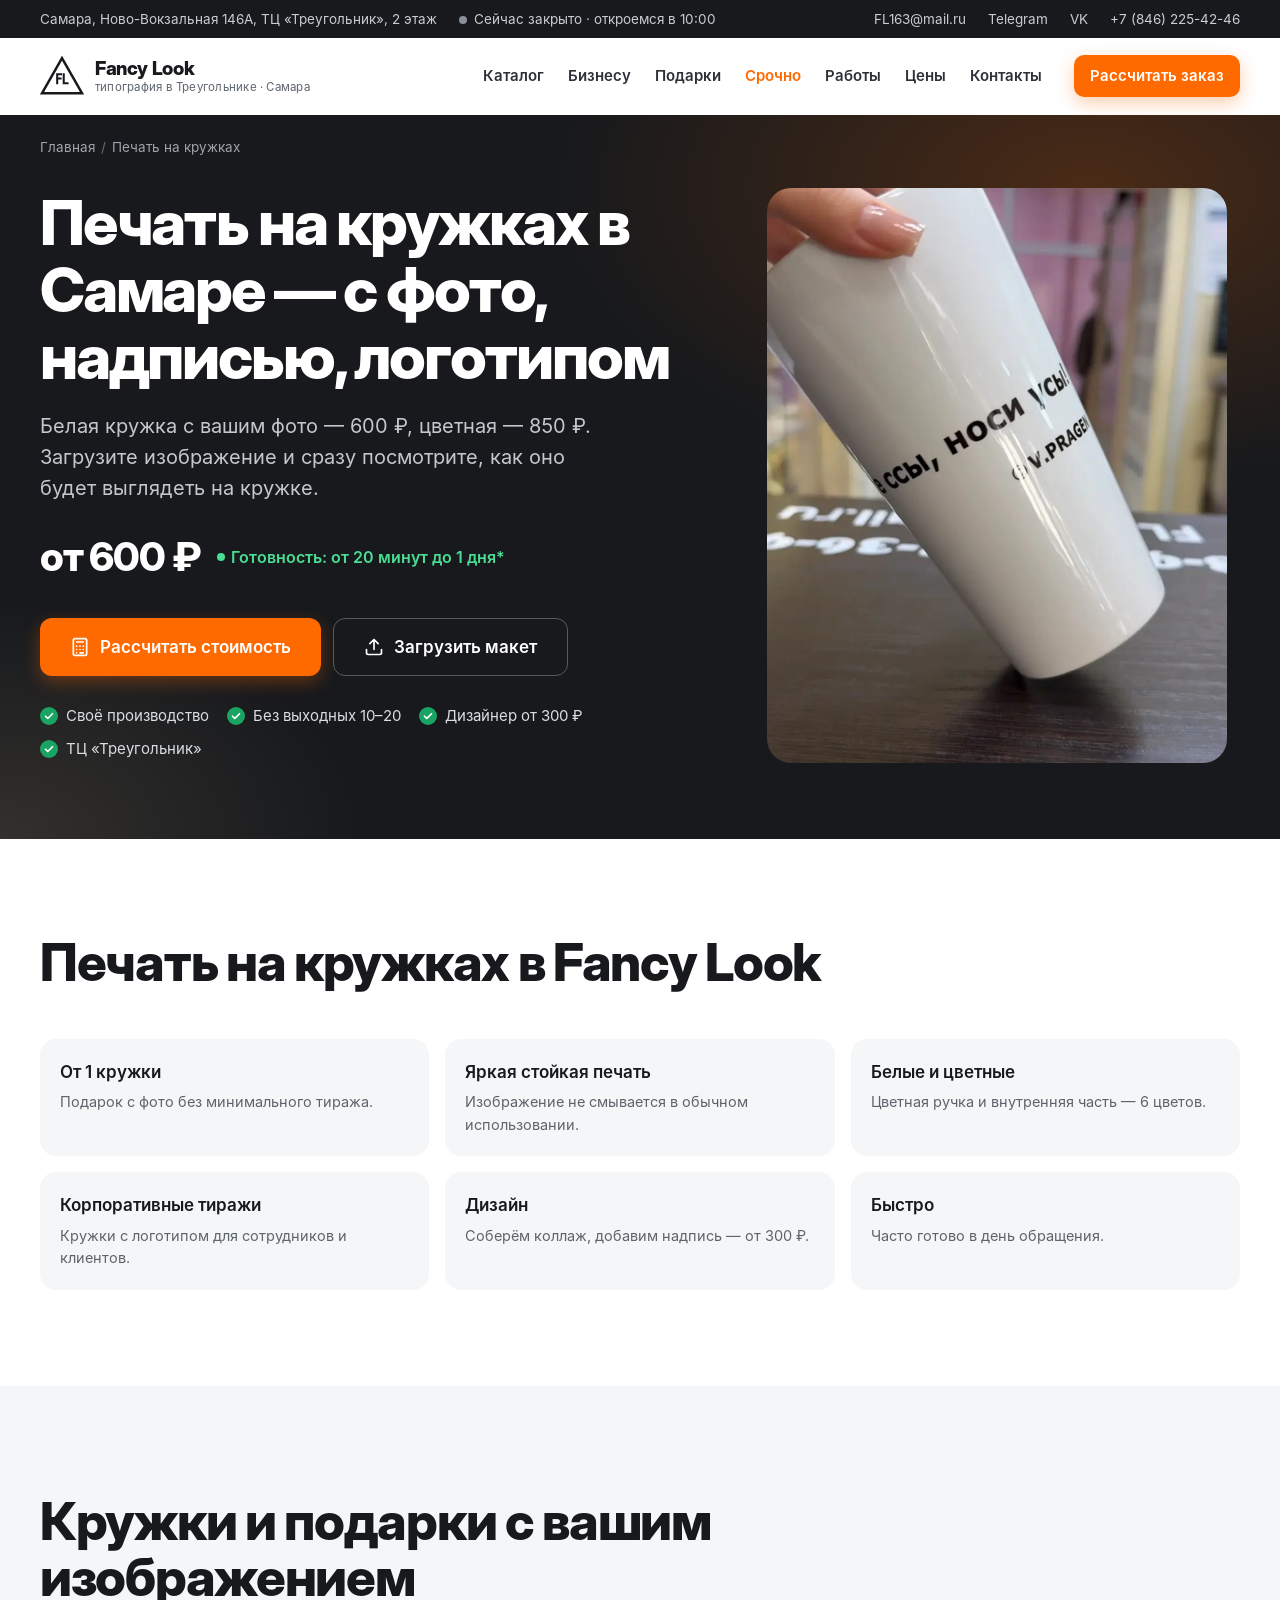
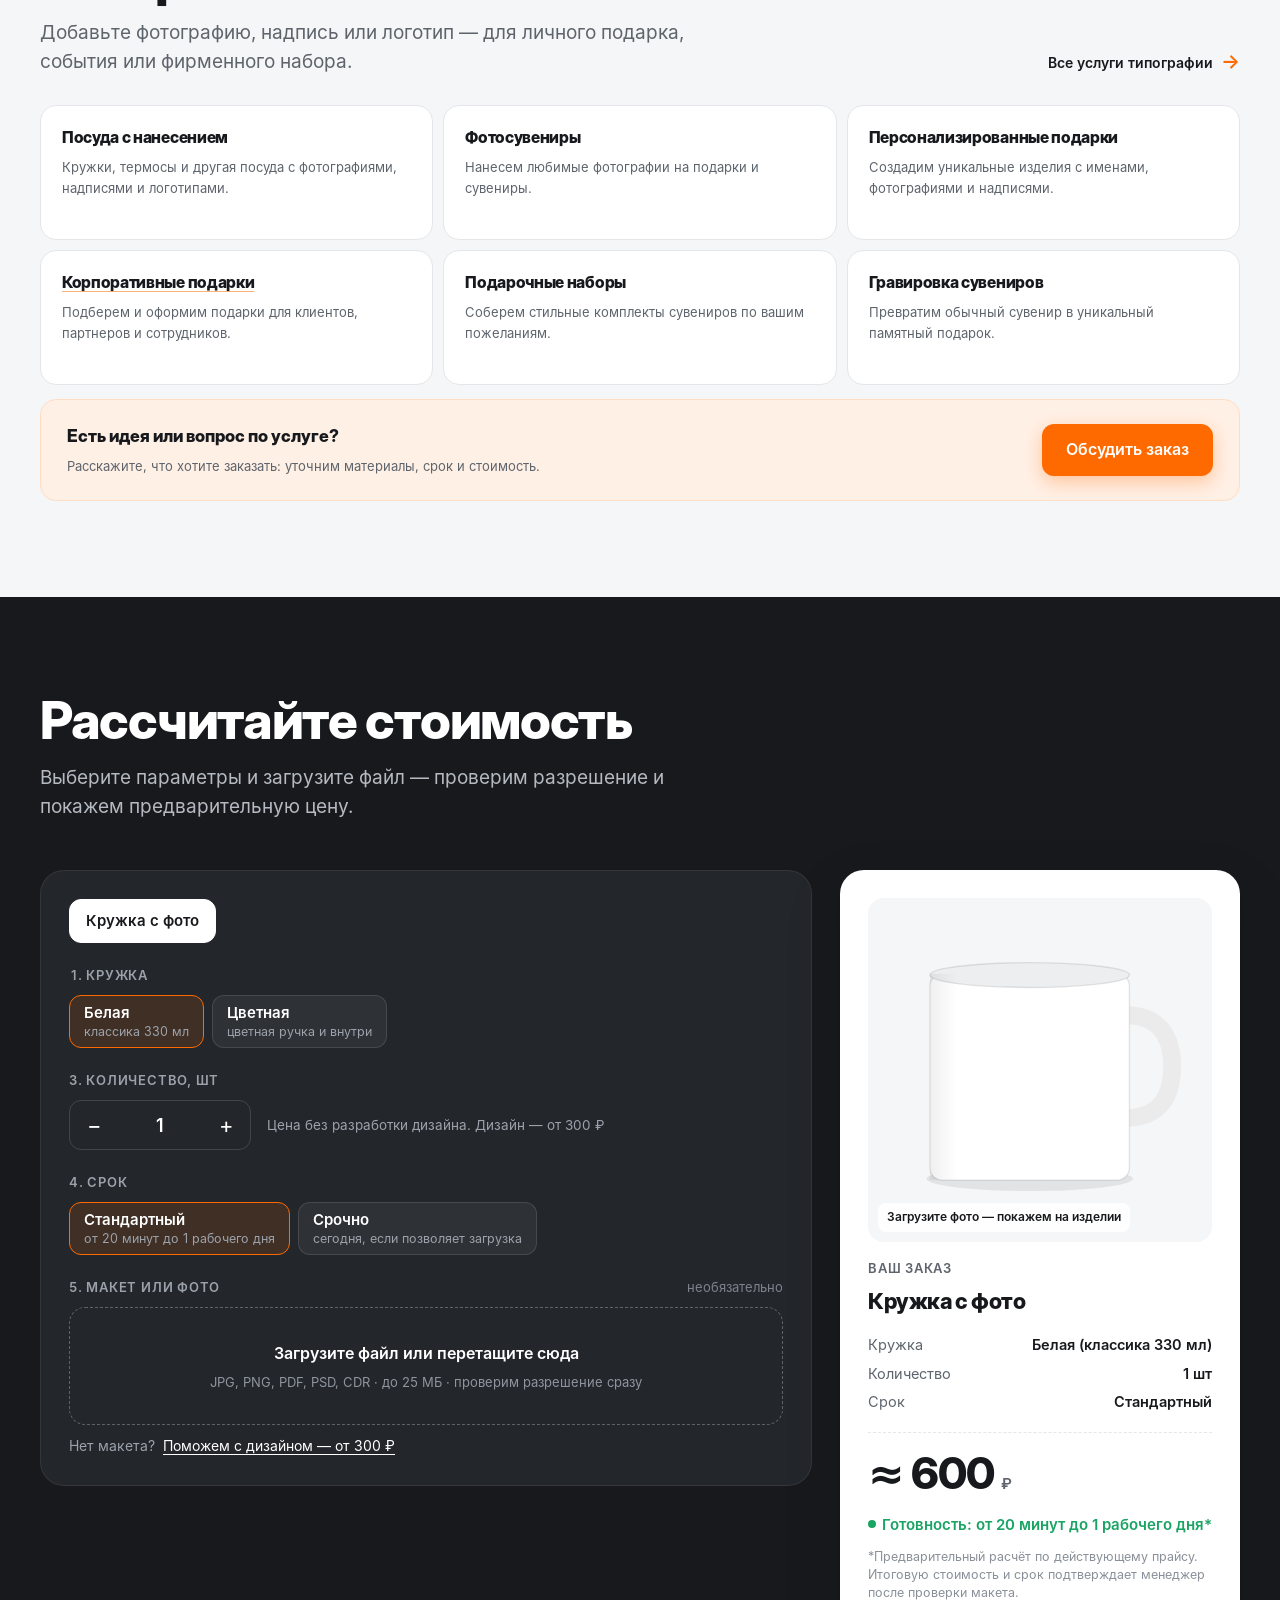
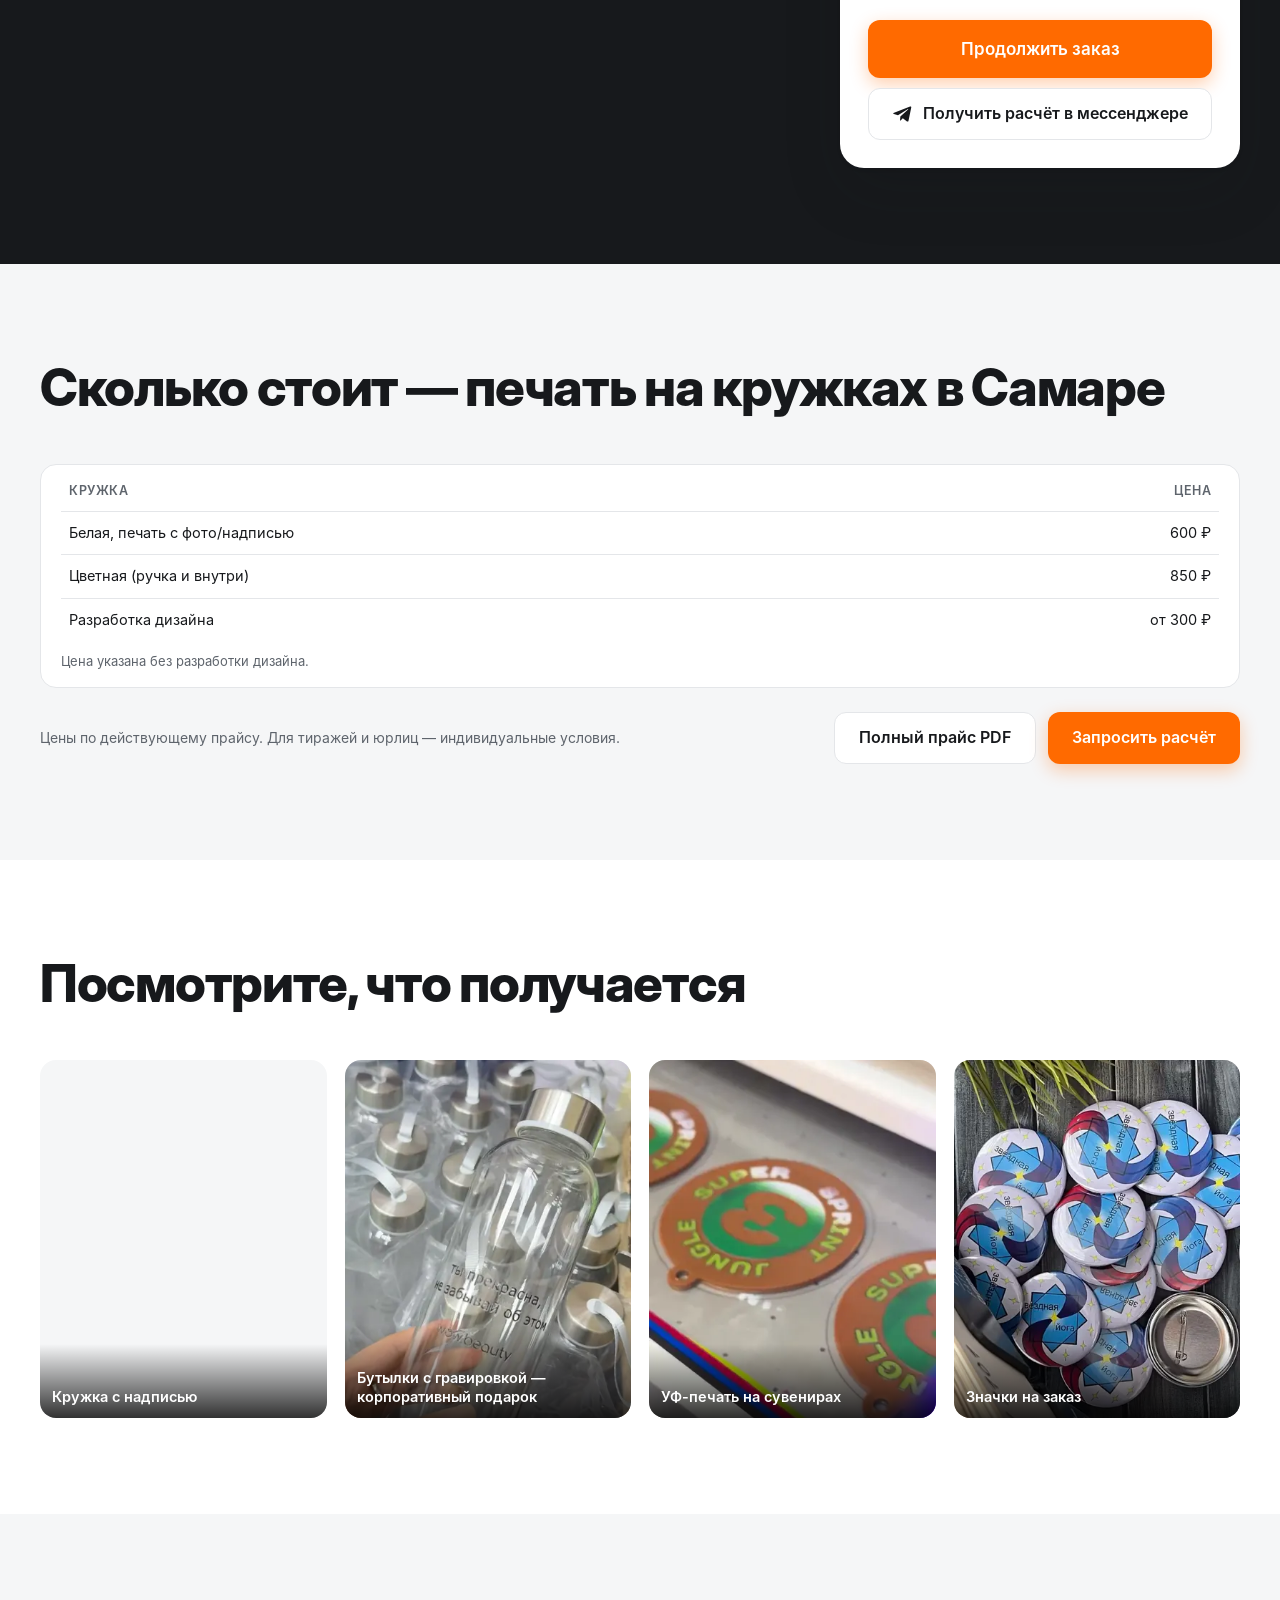
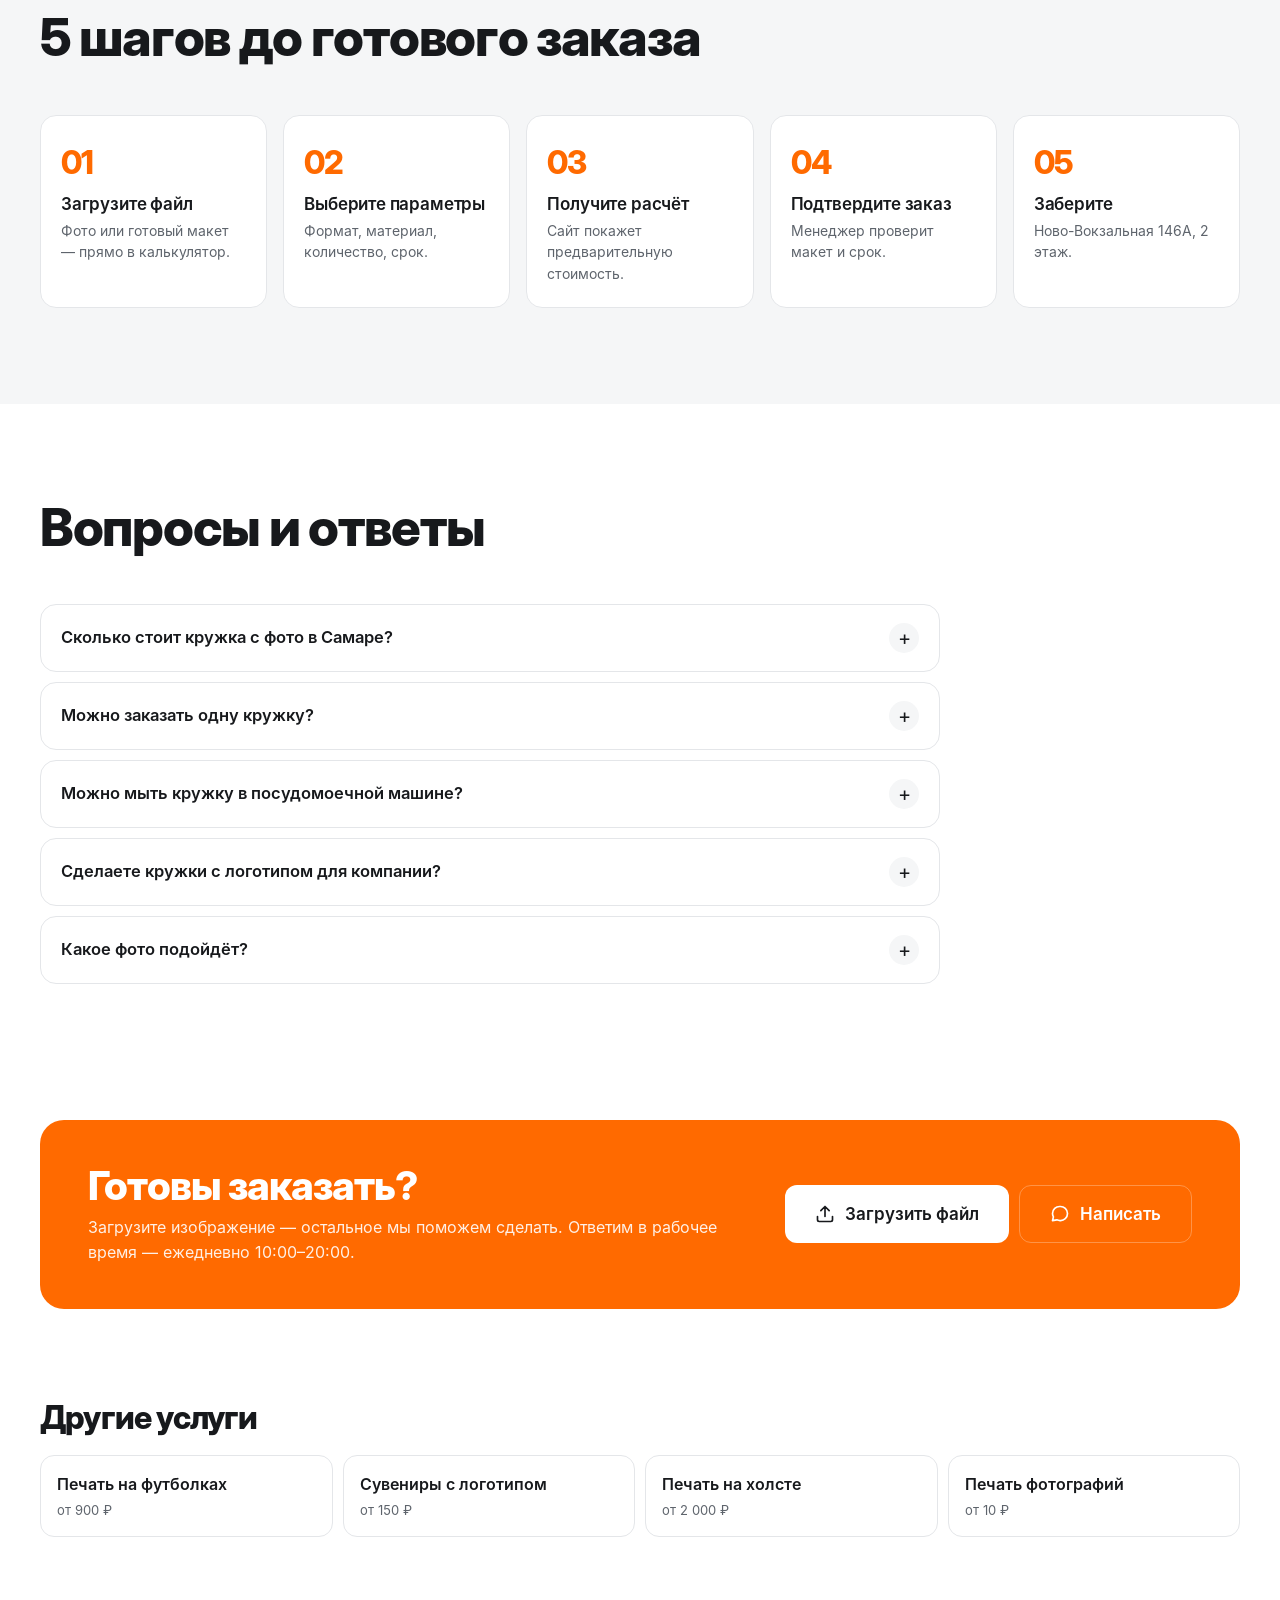
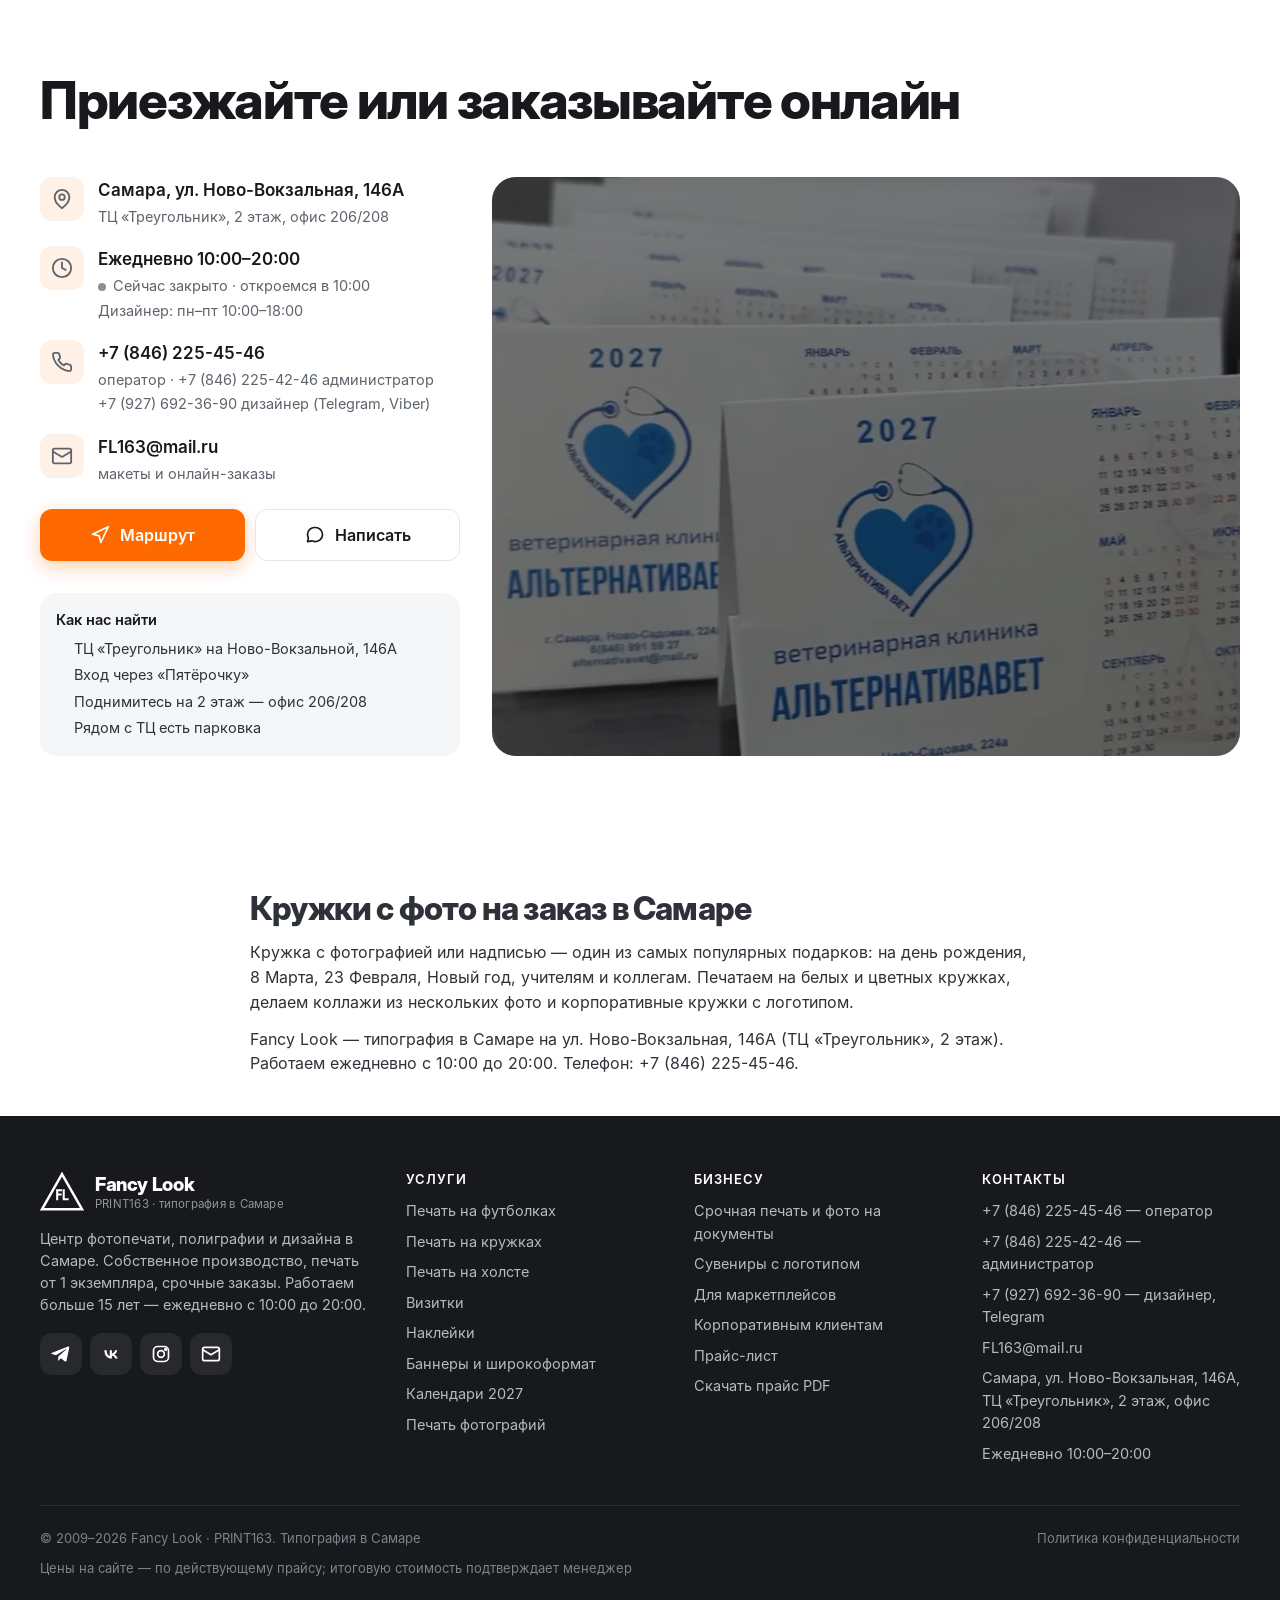
<file: pechat-na-kruzhkah-samara/index.html>
<!doctype html>
<html lang="ru" class="no-js">
<head>
<meta charset="utf-8">
<meta name="viewport" content="width=device-width, initial-scale=1, viewport-fit=cover">
<title>Печать на кружках в Самаре — кружка с фото от 600 ₽ | Fancy Look</title>
<meta name="description" content="Кружка с фото, надписью или логотипом в Самаре: белая — 600 ₽, цветная — 850 ₽. От 1 штуки, быстро, корпоративные тиражи. Загрузите фото и посмотрите превью на кружке онлайн.">
<meta name="robots" content="index, follow, max-image-preview:large">
<link rel="canonical" href="https://print163.ru/pechat-na-kruzhkah-samara/">
<meta name="theme-color" content="#17191C">
<meta name="format-detection" content="telephone=no">
<meta name="geo.region" content="RU-SAM">
<meta name="geo.placename" content="Самара">
<meta property="og:type" content="website">
<meta property="og:locale" content="ru_RU">
<meta property="og:site_name" content="Fancy Look · PRINT163">
<meta property="og:title" content="Печать на кружках в Самаре — кружка с фото от 600 ₽ | Fancy Look">
<meta property="og:description" content="Кружка с фото, надписью или логотипом в Самаре: белая — 600 ₽, цветная — 850 ₽. От 1 штуки, быстро, корпоративные тиражи. Загрузите фото и посмотрите превью на кружке онлайн.">
<meta property="og:url" content="https://print163.ru/pechat-na-kruzhkah-samara/">
<meta property="og:image" content="https://print163.ru/assets/img/og-image.jpg">
<meta property="og:image:width" content="1200">
<meta property="og:image:height" content="630">
<meta name="twitter:card" content="summary_large_image">
<!-- Подтверждение прав: вставьте коды из Яндекс Вебмастера и Google Search Console -->
<!-- <meta name="yandex-verification" content="XXXXXXXX"> -->
<!-- <meta name="google-site-verification" content="XXXXXXXX"> -->
<link rel="icon" href="../favicon.svg" type="image/svg+xml">
<link rel="icon" href="../favicon-32.png" sizes="32x32" type="image/png">
<link rel="apple-touch-icon" href="../apple-touch-icon.png">
<link rel="manifest" href="../manifest.webmanifest">
<link rel="preload" href="../assets/fonts/interdisplay-800.woff" as="font" type="font/woff" crossorigin>
<link rel="preload" href="../assets/fonts/inter-400.woff" as="font" type="font/woff" crossorigin>
<link rel="stylesheet" href="../assets/css/style.css?v=20261109">
<link rel="alternate" type="text/plain" title="LLM summary" href="../llms.txt">
<script type="application/ld+json">{"@context":"https://schema.org","@type":"Service","name":"Печать на кружках в Самаре — с фото, надписью, логотипом","serviceType":"Печать на кружках","description":"Кружка с фото, надписью или логотипом в Самаре: белая — 600 ₽, цветная — 850 ₽. От 1 штуки, быстро, корпоративные тиражи. Загрузите фото и посмотрите превью на кружке онлайн.","provider":{"@context":"https://schema.org","@type":"LocalBusiness","@id":"https://print163.ru/#org","additionalType":"https://www.wikidata.org/wiki/Q1251750","name":"Fancy Look — типография и центр фотопечати (PRINT163)","alternateName":["Fancy Look","PRINT163","Типография в Треугольнике","Фэнси Лук"],"description":"Типография и центр фотопечати в Самаре: печать на футболках и кружках, визитки, наклейки, баннеры, холсты, календари, фото на документы, сувениры с логотипом. Собственное производство, от 1 экземпляра, срочные заказы.","url":"https://print163.ru/","logo":"https://print163.ru/assets/img/icon-512.png","image":["https://print163.ru/assets/img/og-image.jpg","https://print163.ru/assets/img/pechat-nakleek-samara-800.jpg","https://print163.ru/assets/img/brendirovanie-futbolok-samara-800.jpg"],"telephone":"+7 (846) 225-45-46","email":"FL163@mail.ru","priceRange":"₽–₽₽","currenciesAccepted":"RUB","paymentAccepted":"Наличные, банковская карта, СБП, безналичный расчёт","address":{"@type":"PostalAddress","streetAddress":"ул. Ново-Вокзальная, 146А, ТЦ «Треугольник», 2 этаж, офис 206/208","addressLocality":"Самара","addressRegion":"Самарская область","addressCountry":"RU"},"hasMap":"https://yandex.ru/maps/?text=Самара%2C%20Ново-Вокзальная%20146А","areaServed":[{"@type":"City","name":"Самара"},{"@type":"AdministrativeArea","name":"Самарская область"}],"openingHoursSpecification":[{"@type":"OpeningHoursSpecification","dayOfWeek":["Monday","Tuesday","Wednesday","Thursday","Friday","Saturday","Sunday"],"opens":"10:00","closes":"20:00"}],"contactPoint":[{"@type":"ContactPoint","telephone":"+7 (846) 225-45-46","contactType":"customer service","areaServed":"RU","availableLanguage":"ru"},{"@type":"ContactPoint","telephone":"+7 (846) 225-42-46","contactType":"sales","areaServed":"RU","availableLanguage":"ru"},{"@type":"ContactPoint","telephone":"+7 (927) 692-36-90","contactType":"technical support","description":"Дизайнер, Telegram/Viber","availableLanguage":"ru"}],"sameAs":["https://vk.com/print163ru","https://t.me/print163","https://www.instagram.com/fl163_print/"],"knowsAbout":["оперативная полиграфия","цифровая печать","печать на футболках","сублимационная печать на кружках","широкоформатная печать","УФ-печать","лазерная гравировка","печать на холсте","фото на документы"]},"areaServed":{"@type":"City","name":"Самара"},"url":"https://print163.ru/pechat-na-kruzhkah-samara/","image":"https://print163.ru/assets/img/pechat-na-kruzhkah-samara-800.jpg","offers":{"@type":"AggregateOffer","priceCurrency":"RUB","lowPrice":"600","availability":"https://schema.org/InStock","url":"https://print163.ru/pechat-na-kruzhkah-samara/"}}</script><script type="application/ld+json">{"@context":"https://schema.org","@type":"BreadcrumbList","itemListElement":[{"@type":"ListItem","position":1,"name":"Главная","item":"https://print163.ru/"},{"@type":"ListItem","position":2,"name":"Печать на кружках","item":"https://print163.ru/pechat-na-kruzhkah-samara/"}]}</script><script type="application/ld+json">{"@context":"https://schema.org","@type":"FAQPage","mainEntity":[{"@type":"Question","name":"Сколько стоит кружка с фото в Самаре?","acceptedAnswer":{"@type":"Answer","text":"Белая кружка с печатью — 600 ₽, цветная — 850 ₽. Разработка дизайна, если нужна, — от 300 ₽."}},{"@type":"Question","name":"Можно заказать одну кружку?","acceptedAnswer":{"@type":"Answer","text":"Да, печатаем от 1 штуки."}},{"@type":"Question","name":"Можно мыть кружку в посудомоечной машине?","acceptedAnswer":{"@type":"Answer","text":"Лучше мыть вручную — так изображение сохранит яркость дольше."}},{"@type":"Question","name":"Сделаете кружки с логотипом для компании?","acceptedAnswer":{"@type":"Answer","text":"Да. Для тиражей подготовим расчёт и индивидуальную скидку."}},{"@type":"Question","name":"Какое фото подойдёт?","acceptedAnswer":{"@type":"Answer","text":"Чёткое фото от 1500 px по длинной стороне. Сайт проверит разрешение при загрузке."}}]}</script>
<link rel="stylesheet" href="../assets/css/catalog-expand.css"><script type="application/ld+json">{"@context":"https://schema.org","@type":"OfferCatalog","name":"Кружки и подарки с вашим изображением","itemListElement":[{"@type":"Offer","itemOffered":{"@type":"Service","name":"Посуда с нанесением","description":"Кружки, термосы и другая посуда с фотографиями, надписями и логотипами."}},{"@type":"Offer","itemOffered":{"@type":"Service","name":"Фотосувениры","description":"Нанесем любимые фотографии на подарки и сувениры."}},{"@type":"Offer","itemOffered":{"@type":"Service","name":"Персонализированные подарки","description":"Создадим уникальные изделия с именами, фотографиями и надписями."}},{"@type":"Offer","itemOffered":{"@type":"Service","name":"Корпоративные подарки","description":"Подберем и оформим подарки для клиентов, партнеров и сотрудников."}},{"@type":"Offer","itemOffered":{"@type":"Service","name":"Подарочные наборы","description":"Соберем стильные комплекты сувениров по вашим пожеланиям."}},{"@type":"Offer","itemOffered":{"@type":"Service","name":"Гравировка сувениров","description":"Превратим обычный сувенир в уникальный памятный подарок."}}]}</script></head>
<body data-root="../" data-product="mug">
<a class="skip" href="#main">К содержимому</a>
<div class="topbar"><div class="container">
  <div class="topbar__l"><span>Самара, Ново-Вокзальная 146А, ТЦ «Треугольник», 2 этаж</span><span data-open-status>Ежедневно 10:00–20:00</span></div>
  <div class="topbar__r"><a href="mailto:FL163@mail.ru">FL163@mail.ru</a><a href="https://t.me/+79276923690" target="_blank" rel="noopener">Telegram</a><a href="https://vk.com/print163ru" target="_blank" rel="noopener">VK</a><a href="tel:+78462254246">+7 (846) 225-42-46</a></div>
</div></div>
<header class="header">
  <div class="container">
    <a class="logo" href="../" aria-label="Fancy Look — типография в Самаре, на главную">
      <span class="logo__mark"><svg viewBox="0 0 64 58" aria-hidden="true"><path d="M32 3 61 54H3Z" fill="none" stroke="currentColor" stroke-width="3.6"/><path fill="currentColor" d="M23.5 25h8.5v2.8h-5.5v3.4h4.9v2.8h-4.9V41h-3zM33 25h3v13.2h5.6V41H33z"/></svg></span>
      <span class="logo__txt"><span class="logo__name">Fancy Look</span><span class="logo__desc">типография в Треугольнике · Самара</span></span>
    </a>
    <nav class="nav" aria-label="Основное меню"><ul><li><a href="../#catalog">Каталог</a></li><li><a href="../#business">Бизнесу</a></li><li><a href="../#gifts">Подарки</a></li><li><a href="../srochnaya-pechat-samara/" class="is-hot">Срочно</a></li><li><a href="../#works">Работы</a></li><li><a href="../#price">Цены</a></li><li><a href="../#contacts">Контакты</a></li></ul></nav>
    <a class="header__phone" href="tel:+78462254546">+7 (846) 225-45-46<small>ежедневно 10:00–20:00</small></a>
    <a class="btn btn--primary btn--sm header__cta" href="../#calc" data-calc-open="">Рассчитать заказ</a>
    <a class="header__call" href="tel:+78462254546" aria-label="Позвонить +7 (846) 225-45-46"><svg viewBox="0 0 24 24" fill="none" stroke="currentColor" stroke-width="2" stroke-linecap="round" stroke-linejoin="round" aria-hidden="true"><path d="M22 16.9v3a2 2 0 0 1-2.2 2 19.8 19.8 0 0 1-8.6-3.1 19.5 19.5 0 0 1-6-6A19.8 19.8 0 0 1 2.1 4.2 2 2 0 0 1 4.1 2h3a2 2 0 0 1 2 1.7c.1.9.4 1.8.7 2.7a2 2 0 0 1-.5 2.1L8 9.8a16 16 0 0 0 6 6l1.3-1.3a2 2 0 0 1 2.1-.4c.9.3 1.8.6 2.7.7a2 2 0 0 1 1.7 2z"/></svg></a>
    <button class="burger" type="button" aria-label="Меню" aria-expanded="false" aria-controls="mnav"><span></span></button>
  </div>
</header>
<div class="mnav" id="mnav">
  <div class="mnav__group">Разделы</div><a href="../#catalog">Каталог</a><a href="../#business">Бизнесу</a><a href="../#gifts">Подарки</a><a href="../srochnaya-pechat-samara/">Срочно</a><a href="../#works">Работы</a><a href="../#price">Цены</a><a href="../#contacts">Контакты</a>
  <div class="mnav__group">Популярные услуги</div><a href="../pechat-na-futbolkah-samara/">Печать на футболках</a><a href="../pechat-na-kruzhkah-samara/">Печать на кружках</a><a href="../pechat-na-holste-samara/">Печать на холсте</a><a href="../pechat-vizitok-samara/">Визитки</a><a href="../pechat-nakleek-samara/">Наклейки</a><a href="../pechat-bannerov-samara/">Баннеры и широкоформат</a><a href="../kalendari-samara/">Календари 2027</a><a href="../fotopechat-samara/">Печать фотографий</a><a href="../srochnaya-pechat-samara/">Срочная печать и фото на документы</a><a href="../korporativnye-podarki-samara/">Сувениры с логотипом</a><a href="../pechat-dlya-marketpleysov-samara/">Для маркетплейсов</a>
  <div class="mnav__contacts">
    <a class="btn btn--primary" href="tel:+78462254546"><svg viewBox="0 0 24 24" fill="none" stroke="currentColor" stroke-width="2" stroke-linecap="round" stroke-linejoin="round" aria-hidden="true"><path d="M22 16.9v3a2 2 0 0 1-2.2 2 19.8 19.8 0 0 1-8.6-3.1 19.5 19.5 0 0 1-6-6A19.8 19.8 0 0 1 2.1 4.2 2 2 0 0 1 4.1 2h3a2 2 0 0 1 2 1.7c.1.9.4 1.8.7 2.7a2 2 0 0 1-.5 2.1L8 9.8a16 16 0 0 0 6 6l1.3-1.3a2 2 0 0 1 2.1-.4c.9.3 1.8.6 2.7.7a2 2 0 0 1 1.7 2z"/></svg> +7 (846) 225-45-46</a>
    <button class="btn btn--ghost" type="button" data-msgr><svg viewBox="0 0 24 24" fill="none" stroke="currentColor" stroke-width="2" stroke-linecap="round" stroke-linejoin="round" aria-hidden="true"><path d="M21 11.5a8.4 8.4 0 0 1-9 8.4 8.6 8.6 0 0 1-3.8-.9L3 20l1.1-4.6A8.4 8.4 0 0 1 3 11.5 8.5 8.5 0 0 1 12 3a8.5 8.5 0 0 1 9 8.5z"/></svg> Написать в мессенджер</button>
  </div>
</div>
<main id="main">
<section class="hero">
  <div class="container">
    <nav class="crumbs" aria-label="Хлебные крошки"><a href="../">Главная</a><span>/</span>Печать на кружках</nav>
    <div class="lhero">
      <div>
        <h1>Печать на кружках в Самаре — с фото, надписью, логотипом</h1>
        <p class="hero__lead">Белая кружка с вашим фото — 600 ₽, цветная — 850 ₽. Загрузите изображение и сразу посмотрите, как оно будет выглядеть на кружке.</p>
        <div class="lhero__price"><b>от 600 ₽</b><span class="ready">Готовность: от 20 минут до 1 дня*</span></div>
        <div class="hero__cta">
          <a class="btn btn--primary btn--lg" href="#calc" data-calc-open="mug"><svg viewBox="0 0 24 24" fill="none" stroke="currentColor" stroke-width="2" stroke-linecap="round" stroke-linejoin="round" aria-hidden="true"><rect x="4" y="2" width="16" height="20" rx="2"/><path d="M8 6h8M8 11h.01M12 11h.01M16 11h.01M8 15h.01M12 15h.01M16 15h.01M8 19h.01M12 19h4"/></svg> Рассчитать стоимость</a>
          <a class="btn btn--ghost-light btn--lg" href="#calc" data-upload><svg viewBox="0 0 24 24" fill="none" stroke="currentColor" stroke-width="2" stroke-linecap="round" stroke-linejoin="round" aria-hidden="true"><path d="M21 15v4a2 2 0 0 1-2 2H5a2 2 0 0 1-2-2v-4M17 8l-5-5-5 5M12 3v12"/></svg> Загрузить макет</a>
        </div>
        <ul class="hero__checks"><li>Своё производство</li><li>Без выходных 10–20</li><li>Дизайнер от 300 ₽</li><li>ТЦ «Треугольник»</li></ul>
      </div>
      <div class="lhero__img"><picture><source type="image/webp" srcset="../assets/img/pechat-na-kruzhkah-samara-400.webp 400w, ../assets/img/pechat-na-kruzhkah-samara-800.webp 800w" sizes="(min-width:1024px) 460px, 100vw"><img src="../assets/img/pechat-na-kruzhkah-samara-800.jpg" width="800" height="1000" alt="Белая кружка с печатью надписи — Fancy Look Самара" fetchpriority="high" decoding="async"></picture></div>
    </div>
  </div>
</section>

<section class="section">
  <div class="container">
    <div class="sec-head rv"><h2 class="h-sec">Печать на кружках в Fancy Look</h2></div>
    <ul class="feat"><li class="rv"><b>От 1 кружки</b><span>Подарок с фото без минимального тиража.</span></li><li class="rv"><b>Яркая стойкая печать</b><span>Изображение не смывается в обычном использовании.</span></li><li class="rv"><b>Белые и цветные</b><span>Цветная ручка и внутренняя часть — 6 цветов.</span></li><li class="rv"><b>Корпоративные тиражи</b><span>Кружки с логотипом для сотрудников и клиентов.</span></li><li class="rv"><b>Дизайн</b><span>Соберём коллаж, добавим надпись — от 300 ₽.</span></li><li class="rv"><b>Быстро</b><span>Часто готово в день обращения.</span></li></ul>
  </div>
</section>

<section class="topic-services section section--gray" id="services-detail"><div class="container"><div class="topic-header"><div><h2 class="h-sec">Кружки и подарки с вашим изображением</h2><p class="sub">Добавьте фотографию, надпись или логотип — для личного подарка, события или фирменного набора.</p></div><a class="topic-all" href="../uslugi/">Все услуги типографии <span aria-hidden="true">→</span></a></div><div class="topic-grid"><article class="topic-card"><h3>Посуда с нанесением</h3><p>Кружки, термосы и другая посуда с фотографиями, надписями и логотипами.</p></article><article class="topic-card"><h3>Фотосувениры</h3><p>Нанесем любимые фотографии на подарки и сувениры.</p></article><article class="topic-card"><h3>Персонализированные подарки</h3><p>Создадим уникальные изделия с именами, фотографиями и надписями.</p></article><article class="topic-card"><h3><a href="../korporativnye-podarki-samara/">Корпоративные подарки</a></h3><p>Подберем и оформим подарки для клиентов, партнеров и сотрудников.</p></article><article class="topic-card"><h3>Подарочные наборы</h3><p>Соберем стильные комплекты сувениров по вашим пожеланиям.</p></article><article class="topic-card"><h3>Гравировка сувениров</h3><p>Превратим обычный сувенир в уникальный памятный подарок.</p></article></div><div class="topic-cta"><div><strong>Есть идея или вопрос по услуге?</strong><p>Расскажите, что хотите заказать: уточним материалы, срок и стоимость.</p></div><a class="btn btn--primary" href="https://t.me/print163" target="_blank" rel="noopener">Обсудить заказ</a></div></div></section>
<section class="section section--dark" id="calc">
  <div class="container">
    <div class="sec-head rv"><h2 class="h-sec">Рассчитайте стоимость</h2><p class="sub">Выберите параметры и загрузите файл — проверим разрешение и покажем предварительную цену.</p></div>
    <div class="calc" data-calc data-products="mug" data-default="mug">
  <div class="calc__main">
    <div class="calc__tabs" role="tablist" aria-label="Что печатаем"></div>
    <div class="calc__body"></div>
  </div>
  <aside class="calc__aside" aria-live="polite">
    <div class="summary">
      <div class="preview"></div>
      <div class="summary__title">Ваш заказ</div>
      <div class="summary__name"></div>
      <dl></dl>
      <div class="summary__total">
        <div class="summary__price"></div>
        <div class="summary__unit"></div>
        <div class="ready"></div>
      </div>
      <p class="summary__note">*Предварительный расчёт по действующему прайсу. Итоговую стоимость и срок подтверждает менеджер после проверки макета.</p>
      <div class="summary__btns">
        <button type="button" class="btn btn--primary btn--lg" data-calc-order>Продолжить заказ</button>
        <button type="button" class="btn btn--ghost" data-calc-msgr><svg viewBox="0 0 24 24" fill="currentColor" aria-hidden="true"><path d="M21.9 4.3 18.6 20c-.2 1.1-.9 1.4-1.8.9l-5-3.7-2.4 2.3c-.3.3-.5.5-1 .5l.4-5.1 9.3-8.4c.4-.4-.1-.6-.6-.2L6 13.5l-4.9-1.5c-1.1-.3-1.1-1.1.2-1.6L20.5 3c.9-.3 1.7.2 1.4 1.3z"/></svg> Получить расчёт в мессенджере</button>
      </div>
    </div>
  </aside>
</div>
  </div>
</section>

<section class="section section--gray" id="price">
  <div class="container">
    <div class="sec-head rv"><h2 class="h-sec">Сколько стоит — печать на кружках в Самаре</h2></div>
    <div class="acc rv" style="padding:6px 20px 16px"><div class="acc__body" style="padding:0"><table class="pt"><thead><tr><th>Кружка</th><th>Цена</th></tr></thead><tbody><tr><td>Белая, печать с фото/надписью</td><td>600 ₽</td></tr><tr><td>Цветная (ручка и внутри)</td><td>850 ₽</td></tr><tr><td>Разработка дизайна</td><td>от 300 ₽</td></tr></tbody></table><p class="pt-note">Цена указана без разработки дизайна.</p></div></div>
    <div class="price-cta"><p>Цены по действующему прайсу. Для тиражей и юрлиц — индивидуальные условия.</p><a class="btn btn--ghost" href="../assets/price/pamyatka_klienta.pdf" target="_blank" rel="noopener">Полный прайс PDF</a><button type="button" class="btn btn--primary" data-order="Печать на кружках">Запросить расчёт</button></div>
  </div>
</section>

<section class="section" id="works">
  <div class="container">
    <div class="sec-head rv"><h2 class="h-sec">Посмотрите, что получается</h2></div>
    <div class="works"><figure class="work rv" tabindex="0"><picture><source type="image/webp" srcset="../assets/img/pechat-na-kruzhkah-samara-400.webp 400w, ../assets/img/pechat-na-kruzhkah-samara-800.webp 800w" sizes="(min-width:1100px) 300px, (min-width:768px) 33vw, 50vw"><img src="../assets/img/pechat-na-kruzhkah-samara-800.jpg" width="800" height="1000" alt="Кружка с надписью" loading="lazy" decoding="async"></picture><figcaption>Кружка с надписью</figcaption></figure><figure class="work rv" tabindex="0"><picture><source type="image/webp" srcset="../assets/img/gravirovka-na-butylkah-400.webp 400w, ../assets/img/gravirovka-na-butylkah-800.webp 800w" sizes="(min-width:1100px) 300px, (min-width:768px) 33vw, 50vw"><img src="../assets/img/gravirovka-na-butylkah-800.jpg" width="800" height="1000" alt="Бутылки с гравировкой — корпоративный подарок" loading="lazy" decoding="async"></picture><figcaption>Бутылки с гравировкой — корпоративный подарок</figcaption></figure><figure class="work rv" tabindex="0"><picture><source type="image/webp" srcset="../assets/img/uf-pechat-medali-samara-400.webp 400w, ../assets/img/uf-pechat-medali-samara-800.webp 800w" sizes="(min-width:1100px) 300px, (min-width:768px) 33vw, 50vw"><img src="../assets/img/uf-pechat-medali-samara-800.jpg" width="800" height="1000" alt="УФ-печать на сувенирах" loading="lazy" decoding="async"></picture><figcaption>УФ-печать на сувенирах</figcaption></figure><figure class="work rv" tabindex="0"><picture><source type="image/webp" srcset="../assets/img/znachki-na-zakaz-samara-400.webp 400w, ../assets/img/znachki-na-zakaz-samara-800.webp 800w" sizes="(min-width:1100px) 300px, (min-width:768px) 33vw, 50vw"><img src="../assets/img/znachki-na-zakaz-samara-800.jpg" width="800" height="1000" alt="Значки на заказ" loading="lazy" decoding="async"></picture><figcaption>Значки на заказ</figcaption></figure></div>
  </div>
</section>

<section class="section section--gray">
  <div class="container">
    <div class="sec-head rv"><h2 class="h-sec">5 шагов до готового заказа</h2></div>
    <ol class="steps">
      <li class="step rv"><h3>Загрузите файл</h3><p>Фото или готовый макет — прямо в калькулятор.</p></li>
      <li class="step rv"><h3>Выберите параметры</h3><p>Формат, материал, количество, срок.</p></li>
      <li class="step rv"><h3>Получите расчёт</h3><p>Сайт покажет предварительную стоимость.</p></li>
      <li class="step rv"><h3>Подтвердите заказ</h3><p>Менеджер проверит макет и срок.</p></li>
      <li class="step rv"><h3>Заберите</h3><p>Ново-Вокзальная 146А, 2 этаж.</p></li>
    </ol>
  </div>
</section>

<section class="section" id="faq">
  <div class="container">
    <div class="sec-head rv"><h2 class="h-sec">Вопросы и ответы</h2></div>
    <div class="faq"><details class="acc"><summary>Сколько стоит кружка с фото в Самаре?</summary><div class="acc__body"><p>Белая кружка с печатью — 600 ₽, цветная — 850 ₽. Разработка дизайна, если нужна, — от 300 ₽.</p></div></details><details class="acc"><summary>Можно заказать одну кружку?</summary><div class="acc__body"><p>Да, печатаем от 1 штуки.</p></div></details><details class="acc"><summary>Можно мыть кружку в посудомоечной машине?</summary><div class="acc__body"><p>Лучше мыть вручную — так изображение сохранит яркость дольше.</p></div></details><details class="acc"><summary>Сделаете кружки с логотипом для компании?</summary><div class="acc__body"><p>Да. Для тиражей подготовим расчёт и индивидуальную скидку.</p></div></details><details class="acc"><summary>Какое фото подойдёт?</summary><div class="acc__body"><p>Чёткое фото от 1500 px по длинной стороне. Сайт проверит разрешение при загрузке.</p></div></details></div>
  </div>
</section>

<section class="section section--tight">
  <div class="container">
    <div class="final rv">
      <div><h2>Готовы заказать?</h2><p>Загрузите изображение — остальное мы поможем сделать. Ответим в рабочее время — ежедневно 10:00–20:00.</p></div>
      <div class="final__btns"><a class="btn btn--white btn--lg" href="#calc" data-upload><svg viewBox="0 0 24 24" fill="none" stroke="currentColor" stroke-width="2" stroke-linecap="round" stroke-linejoin="round" aria-hidden="true"><path d="M21 15v4a2 2 0 0 1-2 2H5a2 2 0 0 1-2-2v-4M17 8l-5-5-5 5M12 3v12"/></svg> Загрузить файл</a><button type="button" class="btn btn--ghost-light btn--lg" data-msgr><svg viewBox="0 0 24 24" fill="none" stroke="currentColor" stroke-width="2" stroke-linecap="round" stroke-linejoin="round" aria-hidden="true"><path d="M21 11.5a8.4 8.4 0 0 1-9 8.4 8.6 8.6 0 0 1-3.8-.9L3 20l1.1-4.6A8.4 8.4 0 0 1 3 11.5 8.5 8.5 0 0 1 12 3a8.5 8.5 0 0 1 9 8.5z"/></svg> Написать</button></div>
    </div>
  </div>
</section>

<section class="section section--tight">
  <div class="container">
    <h2 class="h-sec" style="font-size:clamp(24px,3vw,32px);margin-bottom:20px">Другие услуги</h2>
    <div class="related"><a href="../pechat-na-futbolkah-samara/">Печать на футболках<small>от 900 ₽</small></a><a href="../korporativnye-podarki-samara/">Сувениры с логотипом<small>от 150 ₽</small></a><a href="../pechat-na-holste-samara/">Печать на холсте<small>от 2 000 ₽</small></a><a href="../fotopechat-samara/">Печать фотографий<small>от 10 ₽</small></a></div>
  </div>
</section>

<section class="section" id="contacts">
  <div class="container">
    <div class="sec-head rv"><h2 class="h-sec">Приезжайте или заказывайте онлайн</h2></div>
    <div class="contacts">
      <div class="cinfo rv">
        <div class="cinfo__item"><span class="cinfo__ic"><svg viewBox="0 0 24 24" fill="none" stroke="currentColor" stroke-width="2" stroke-linecap="round" stroke-linejoin="round" aria-hidden="true"><path d="M20 10c0 6-8 12-8 12s-8-6-8-12a8 8 0 0 1 16 0z"/><circle cx="12" cy="10" r="3"/></svg></span><div><b>Самара, ул. Ново-Вокзальная, 146А</b><span>ТЦ «Треугольник», 2 этаж, офис 206/208</span></div></div>
        <div class="cinfo__item"><span class="cinfo__ic"><svg viewBox="0 0 24 24" fill="none" stroke="currentColor" stroke-width="2" stroke-linecap="round" stroke-linejoin="round" aria-hidden="true"><circle cx="12" cy="12" r="10"/><path d="M12 6v6l4 2"/></svg></span><div><b>Ежедневно 10:00–20:00</b><span data-open-status>без выходных</span><br><span>Дизайнер: пн–пт 10:00–18:00</span></div></div>
        <div class="cinfo__item"><span class="cinfo__ic"><svg viewBox="0 0 24 24" fill="none" stroke="currentColor" stroke-width="2" stroke-linecap="round" stroke-linejoin="round" aria-hidden="true"><path d="M22 16.9v3a2 2 0 0 1-2.2 2 19.8 19.8 0 0 1-8.6-3.1 19.5 19.5 0 0 1-6-6A19.8 19.8 0 0 1 2.1 4.2 2 2 0 0 1 4.1 2h3a2 2 0 0 1 2 1.7c.1.9.4 1.8.7 2.7a2 2 0 0 1-.5 2.1L8 9.8a16 16 0 0 0 6 6l1.3-1.3a2 2 0 0 1 2.1-.4c.9.3 1.8.6 2.7.7a2 2 0 0 1 1.7 2z"/></svg></span><div><b><a href="tel:+78462254546">+7 (846) 225-45-46</a></b><span>оператор · </span><a class="s" href="tel:+78462254246">+7 (846) 225-42-46</a><span> администратор</span><br><a class="s" href="tel:+79276923690">+7 (927) 692-36-90</a><span> дизайнер (Telegram, Viber)</span></div></div>
        <div class="cinfo__item"><span class="cinfo__ic"><svg viewBox="0 0 24 24" fill="none" stroke="currentColor" stroke-width="2" stroke-linecap="round" stroke-linejoin="round" aria-hidden="true"><rect x="2" y="4" width="20" height="16" rx="2"/><path d="m22 7-10 6L2 7"/></svg></span><div><b><a href="mailto:FL163@mail.ru">FL163@mail.ru</a></b><span>макеты и онлайн-заказы</span></div></div>
        <div class="cinfo__btns"><a class="btn btn--primary" href="https://yandex.ru/maps/?text=Самара%2C%20Ново-Вокзальная%20146А" target="_blank" rel="noopener"><svg viewBox="0 0 24 24" fill="none" stroke="currentColor" stroke-width="2" stroke-linecap="round" stroke-linejoin="round" aria-hidden="true"><path d="m3 11 19-9-9 19-2-8z"/></svg> Маршрут</a><button class="btn btn--ghost" type="button" data-msgr><svg viewBox="0 0 24 24" fill="none" stroke="currentColor" stroke-width="2" stroke-linecap="round" stroke-linejoin="round" aria-hidden="true"><path d="M21 11.5a8.4 8.4 0 0 1-9 8.4 8.6 8.6 0 0 1-3.8-.9L3 20l1.1-4.6A8.4 8.4 0 0 1 3 11.5 8.5 8.5 0 0 1 12 3a8.5 8.5 0 0 1 9 8.5z"/></svg> Написать</button></div>
        <div class="how"><b>Как нас найти</b><ol><li>ТЦ «Треугольник» на Ново-Вокзальной, 146А</li><li>Вход через «Пятёрочку»</li><li>Поднимитесь на 2 этаж — офис 206/208</li><li>Рядом с ТЦ есть парковка</li></ol></div>
      </div>
      <div class="map rv" data-map role="region" aria-label="Карта проезда"><div class="map__load"><b style="font-size:20px">Fancy Look на карте</b><span>Ново-Вокзальная, 146А, ТЦ «Треугольник»</span><span class="btn btn--white btn--sm">Показать карту</span></div></div>
    </div>
  </div>
</section>

<section class="section section--tight">
  <div class="container seo-text"><h2>Кружки с фото на заказ в Самаре</h2><p>Кружка с фотографией или надписью — один из самых популярных подарков: на день рождения, 8 Марта, 23 Февраля, Новый год, учителям и коллегам. Печатаем на белых и цветных кружках, делаем коллажи из нескольких фото и корпоративные кружки с логотипом.</p><p>Fancy Look — типография в Самаре на ул. Ново-Вокзальная, 146А (ТЦ «Треугольник», 2 этаж). Работаем ежедневно с 10:00 до 20:00. Телефон: +7 (846) 225-45-46.</p></div>
</section>
</main>
<footer class="footer">
  <div class="container">
    <div class="footer__grid">
      <div>
        <a class="logo" href="../"><span class="logo__mark"><svg viewBox="0 0 64 58" aria-hidden="true"><path d="M32 3 61 54H3Z" fill="none" stroke="currentColor" stroke-width="3.6"/><path fill="currentColor" d="M23.5 25h8.5v2.8h-5.5v3.4h4.9v2.8h-4.9V41h-3zM33 25h3v13.2h5.6V41H33z"/></svg></span><span class="logo__txt"><span class="logo__name">Fancy Look</span><span class="logo__desc">PRINT163 · типография в Самаре</span></span></a>
        <p class="footer__about">Центр фотопечати, полиграфии и дизайна в Самаре. Собственное производство, печать от 1 экземпляра, срочные заказы. Работаем больше 15 лет — ежедневно с 10:00 до 20:00.</p>
        <div class="footer__soc">
          <a href="https://t.me/+79276923690" target="_blank" rel="noopener" aria-label="Telegram"><svg viewBox="0 0 24 24" fill="currentColor" aria-hidden="true"><path d="M21.9 4.3 18.6 20c-.2 1.1-.9 1.4-1.8.9l-5-3.7-2.4 2.3c-.3.3-.5.5-1 .5l.4-5.1 9.3-8.4c.4-.4-.1-.6-.6-.2L6 13.5l-4.9-1.5c-1.1-.3-1.1-1.1.2-1.6L20.5 3c.9-.3 1.7.2 1.4 1.3z"/></svg></a>
          <a href="https://vk.com/print163ru" target="_blank" rel="noopener" aria-label="ВКонтакте"><svg viewBox="0 0 24 24" fill="currentColor" aria-hidden="true"><path d="M12.8 17.5c-5.5 0-8.6-3.8-8.8-10h2.8c.1 4.6 2.1 6.5 3.7 6.9V7.5h2.6v4c1.6-.2 3.3-2 3.8-4h2.6a7.7 7.7 0 0 1-3.5 5 8 8 0 0 1 4.1 5h-2.9a5 5 0 0 0-4.1-3.6v3.6z"/></svg></a>
          <a href="https://www.instagram.com/fl163_print/" target="_blank" rel="noopener nofollow" aria-label="Instagram fl163_print"><svg viewBox="0 0 24 24" fill="none" stroke="currentColor" stroke-width="2" aria-hidden="true"><rect x="3" y="3" width="18" height="18" rx="5"/><circle cx="12" cy="12" r="4"/><circle cx="17.5" cy="6.5" r="1" fill="currentColor"/></svg></a>
          <a href="mailto:FL163@mail.ru" aria-label="E-mail"><svg viewBox="0 0 24 24" fill="none" stroke="currentColor" stroke-width="2" stroke-linecap="round" stroke-linejoin="round" aria-hidden="true"><rect x="2" y="4" width="20" height="16" rx="2"/><path d="m22 7-10 6L2 7"/></svg></a>
        </div>
      </div>
      <div><h4>Услуги</h4><ul><li><a href="../pechat-na-futbolkah-samara/">Печать на футболках</a></li><li><a href="../pechat-na-kruzhkah-samara/">Печать на кружках</a></li><li><a href="../pechat-na-holste-samara/">Печать на холсте</a></li><li><a href="../pechat-vizitok-samara/">Визитки</a></li><li><a href="../pechat-nakleek-samara/">Наклейки</a></li><li><a href="../pechat-bannerov-samara/">Баннеры и широкоформат</a></li><li><a href="../kalendari-samara/">Календари 2027</a></li><li><a href="../fotopechat-samara/">Печать фотографий</a></li></ul></div>
      <div><h4>Бизнесу</h4><ul><li><a href="../srochnaya-pechat-samara/">Срочная печать и фото на документы</a></li><li><a href="../korporativnye-podarki-samara/">Сувениры с логотипом</a></li><li><a href="../pechat-dlya-marketpleysov-samara/">Для маркетплейсов</a></li><li><a href="../#business">Корпоративным клиентам</a></li><li><a href="../#price">Прайс-лист</a></li><li><a href="../assets/price/pamyatka_klienta.pdf" target="_blank" rel="noopener">Скачать прайс PDF</a></li></ul></div>
      <div><h4>Контакты</h4><ul>
        <li><a href="tel:+78462254546">+7 (846) 225-45-46</a> — оператор</li>
        <li><a href="tel:+78462254246">+7 (846) 225-42-46</a> — администратор</li>
        <li><a href="tel:+79276923690">+7 (927) 692-36-90</a> — дизайнер, Telegram</li>
        <li><a href="mailto:FL163@mail.ru">FL163@mail.ru</a></li>
        <li>Самара, ул. Ново-Вокзальная, 146А, ТЦ «Треугольник», 2 этаж, офис 206/208</li>
        <li>Ежедневно 10:00–20:00</li>
      </ul></div>
    </div>
    
    <div class="footer__bottom">
      <span>© 2009–2026 Fancy Look · PRINT163. Типография в Самаре</span>
      <a href="../politika-konfidencialnosti/">Политика конфиденциальности</a>
      <span>Цены на сайте — по действующему прайсу; итоговую стоимость подтверждает менеджер</span>
    </div>
  </div>
</footer>
<nav class="mbar" aria-label="Быстрые действия">
  <a href="tel:+78462254546"><svg viewBox="0 0 24 24" fill="none" stroke="currentColor" stroke-width="2" stroke-linecap="round" stroke-linejoin="round" aria-hidden="true"><path d="M22 16.9v3a2 2 0 0 1-2.2 2 19.8 19.8 0 0 1-8.6-3.1 19.5 19.5 0 0 1-6-6A19.8 19.8 0 0 1 2.1 4.2 2 2 0 0 1 4.1 2h3a2 2 0 0 1 2 1.7c.1.9.4 1.8.7 2.7a2 2 0 0 1-.5 2.1L8 9.8a16 16 0 0 0 6 6l1.3-1.3a2 2 0 0 1 2.1-.4c.9.3 1.8.6 2.7.7a2 2 0 0 1 1.7 2z"/></svg>Позвонить</a>
  <button type="button" data-msgr><svg viewBox="0 0 24 24" fill="none" stroke="currentColor" stroke-width="2" stroke-linecap="round" stroke-linejoin="round" aria-hidden="true"><path d="M21 11.5a8.4 8.4 0 0 1-9 8.4 8.6 8.6 0 0 1-3.8-.9L3 20l1.1-4.6A8.4 8.4 0 0 1 3 11.5 8.5 8.5 0 0 1 12 3a8.5 8.5 0 0 1 9 8.5z"/></svg>Написать</button>
  <a class="is-main" href="../#calc" data-calc-open=""><svg viewBox="0 0 24 24" fill="none" stroke="currentColor" stroke-width="2" stroke-linecap="round" stroke-linejoin="round" aria-hidden="true"><rect x="4" y="2" width="16" height="20" rx="2"/><path d="M8 6h8M8 11h.01M12 11h.01M16 11h.01M8 15h.01M12 15h.01M16 15h.01M8 19h.01M12 19h4"/></svg>Рассчитать</a>
</nav>
<div class="fab"><a class="btn btn--primary" href="../#calc" data-calc-open=""><svg viewBox="0 0 24 24" fill="none" stroke="currentColor" stroke-width="2" stroke-linecap="round" stroke-linejoin="round" aria-hidden="true"><rect x="4" y="2" width="16" height="20" rx="2"/><path d="M8 6h8M8 11h.01M12 11h.01M16 11h.01M8 15h.01M12 15h.01M16 15h.01M8 19h.01M12 19h4"/></svg> Рассчитать заказ</a></div>
<div class="modal" id="order" aria-hidden="true" role="dialog" aria-modal="true" aria-labelledby="order-t">
  <div class="modal__bg" data-close></div>
  <div class="modal__box" tabindex="-1">
    <button class="modal__x" type="button" data-close aria-label="Закрыть">×</button>
    <div class="order-form">
      <h2 id="order-t">Оформить заявку</h2>
      <p class="modal__lead">Проверим макет, подтвердим цену и срок. Ответим в рабочее время — ежедневно 10:00–20:00.</p>
      <div class="osum"></div>
      <form class="form" data-form="order" novalidate>
        <input type="hidden" name="summary"><input type="hidden" name="product">
        <input type="text" name="website" tabindex="-1" autocomplete="off" class="sr-only" aria-hidden="true">
        <div class="form__row">
          <label class="field"><span>Имя</span><input class="input" name="name" autocomplete="name" required placeholder="Как к вам обращаться"></label>
          <label class="field"><span>Телефон</span><input class="input" name="phone" type="tel" autocomplete="tel" inputmode="tel" required placeholder="+7 (___) ___-__-__"></label>
        </div>
        <div class="field"><span>Куда ответить</span><div class="channels opts">
          <label class="opt"><input type="radio" name="channel" value="Звонок" checked><span>Звонок</span></label>
          <label class="opt"><input type="radio" name="channel" value="Telegram"><span>Telegram</span></label>
          <label class="opt"><input type="radio" name="channel" value="ВКонтакте"><span>ВКонтакте</span></label>
          <label class="opt"><input type="radio" name="channel" value="E-mail"><span>E-mail</span></label>
        </div></div>
        <label class="field"><span>Комментарий</span><textarea class="input" name="comment" rows="3" placeholder="Что нужно, к какому сроку, тираж"></textarea></label>
        <label class="field order-file"><span>Макет или фото (необязательно)</span><input class="input" type="file" name="files[]" accept=".jpg,.jpeg,.png,.pdf,.psd,.cdr,.tif,.tiff,.ai,.eps,.svg,.heic,.webp,.doc,.docx" style="padding:12px;height:auto"></label>
        <p class="order-attached" style="font-size:14px;font-weight:500"></p>
        <label class="consent"><input type="checkbox" name="consent" required checked><span>Согласен на обработку персональных данных согласно <a href="../politika-konfidencialnosti/" target="_blank">политике конфиденциальности</a></span></label>
        <button class="btn btn--primary btn--lg btn--block" type="submit">Отправить заявку</button>
      </form>
    </div>
    <div class="order-done" hidden></div>
  </div>
</div>
<div class="modal" id="msgr" aria-hidden="true" role="dialog" aria-modal="true" aria-labelledby="msgr-t">
  <div class="modal__bg" data-close></div>
  <div class="modal__box" tabindex="-1">
    <button class="modal__x" type="button" data-close aria-label="Закрыть">×</button>
    <h2 id="msgr-t">Здравствуйте! Хочу заказать…</h2>
    <p class="modal__lead">Отметьте, что нужно — мы подготовим сообщение. В чате можно сразу приложить фото или макет.</p>
    <div class="msgr">
      <div class="opts"><label class="opt"><input type="checkbox" name="want" value="Футболку"><span>Футболку</span></label><label class="opt"><input type="checkbox" name="want" value="Кружку"><span>Кружку</span></label><label class="opt"><input type="checkbox" name="want" value="Холст"><span>Холст</span></label><label class="opt"><input type="checkbox" name="want" value="Визитки"><span>Визитки</span></label><label class="opt"><input type="checkbox" name="want" value="Наклейки"><span>Наклейки</span></label><label class="opt"><input type="checkbox" name="want" value="Баннер"><span>Баннер</span></label><label class="opt"><input type="checkbox" name="want" value="Календари"><span>Календари</span></label><label class="opt"><input type="checkbox" name="want" value="Фото"><span>Фото</span></label><label class="opt"><input type="checkbox" name="want" value="Полиграфию"><span>Полиграфию</span></label><label class="opt"><input type="checkbox" name="want" value="Сувениры с логотипом"><span>Сувениры с логотипом</span></label><label class="opt"><input type="checkbox" name="want" value="Другое"><span>Другое</span></label></div>
      <div class="osum"></div>
      <div class="msgr__go">
        <a class="btn btn--primary" href="https://t.me/+79276923690" target="_blank" rel="noopener" data-go="tg"><svg viewBox="0 0 24 24" fill="currentColor" aria-hidden="true"><path d="M21.9 4.3 18.6 20c-.2 1.1-.9 1.4-1.8.9l-5-3.7-2.4 2.3c-.3.3-.5.5-1 .5l.4-5.1 9.3-8.4c.4-.4-.1-.6-.6-.2L6 13.5l-4.9-1.5c-1.1-.3-1.1-1.1.2-1.6L20.5 3c.9-.3 1.7.2 1.4 1.3z"/></svg> Telegram</a>
        <a class="btn btn--dark" href="https://vk.me/print163ru" target="_blank" rel="noopener" data-go="vk"><svg viewBox="0 0 24 24" fill="currentColor" aria-hidden="true"><path d="M12.8 17.5c-5.5 0-8.6-3.8-8.8-10h2.8c.1 4.6 2.1 6.5 3.7 6.9V7.5h2.6v4c1.6-.2 3.3-2 3.8-4h2.6a7.7 7.7 0 0 1-3.5 5 8 8 0 0 1 4.1 5h-2.9a5 5 0 0 0-4.1-3.6v3.6z"/></svg> ВКонтакте</a>
        <a class="btn btn--ghost" href="mailto:FL163@mail.ru" data-go="mail"><svg viewBox="0 0 24 24" fill="none" stroke="currentColor" stroke-width="2" stroke-linecap="round" stroke-linejoin="round" aria-hidden="true"><rect x="2" y="4" width="20" height="16" rx="2"/><path d="m22 7-10 6L2 7"/></svg> E-mail</a>
        <a class="btn btn--ghost" href="tel:+78462254546"><svg viewBox="0 0 24 24" fill="none" stroke="currentColor" stroke-width="2" stroke-linecap="round" stroke-linejoin="round" aria-hidden="true"><path d="M22 16.9v3a2 2 0 0 1-2.2 2 19.8 19.8 0 0 1-8.6-3.1 19.5 19.5 0 0 1-6-6A19.8 19.8 0 0 1 2.1 4.2 2 2 0 0 1 4.1 2h3a2 2 0 0 1 2 1.7c.1.9.4 1.8.7 2.7a2 2 0 0 1-.5 2.1L8 9.8a16 16 0 0 0 6 6l1.3-1.3a2 2 0 0 1 2.1-.4c.9.3 1.8.6 2.7.7a2 2 0 0 1 1.7 2z"/></svg> Позвонить</a>
      </div>
    </div>
  </div>
</div>
<div class="modal lightbox" id="lightbox" aria-hidden="true" role="dialog" aria-modal="true" aria-label="Просмотр работы">
  <div class="modal__bg" data-close></div>
  <div class="modal__box" tabindex="-1"><button class="modal__x" type="button" data-close aria-label="Закрыть">×</button><img src="[data-uri]" alt=""><p></p></div>
</div>
<script src="../assets/js/app.js?v=20261109" defer></script>
</body>
</html>
</file>
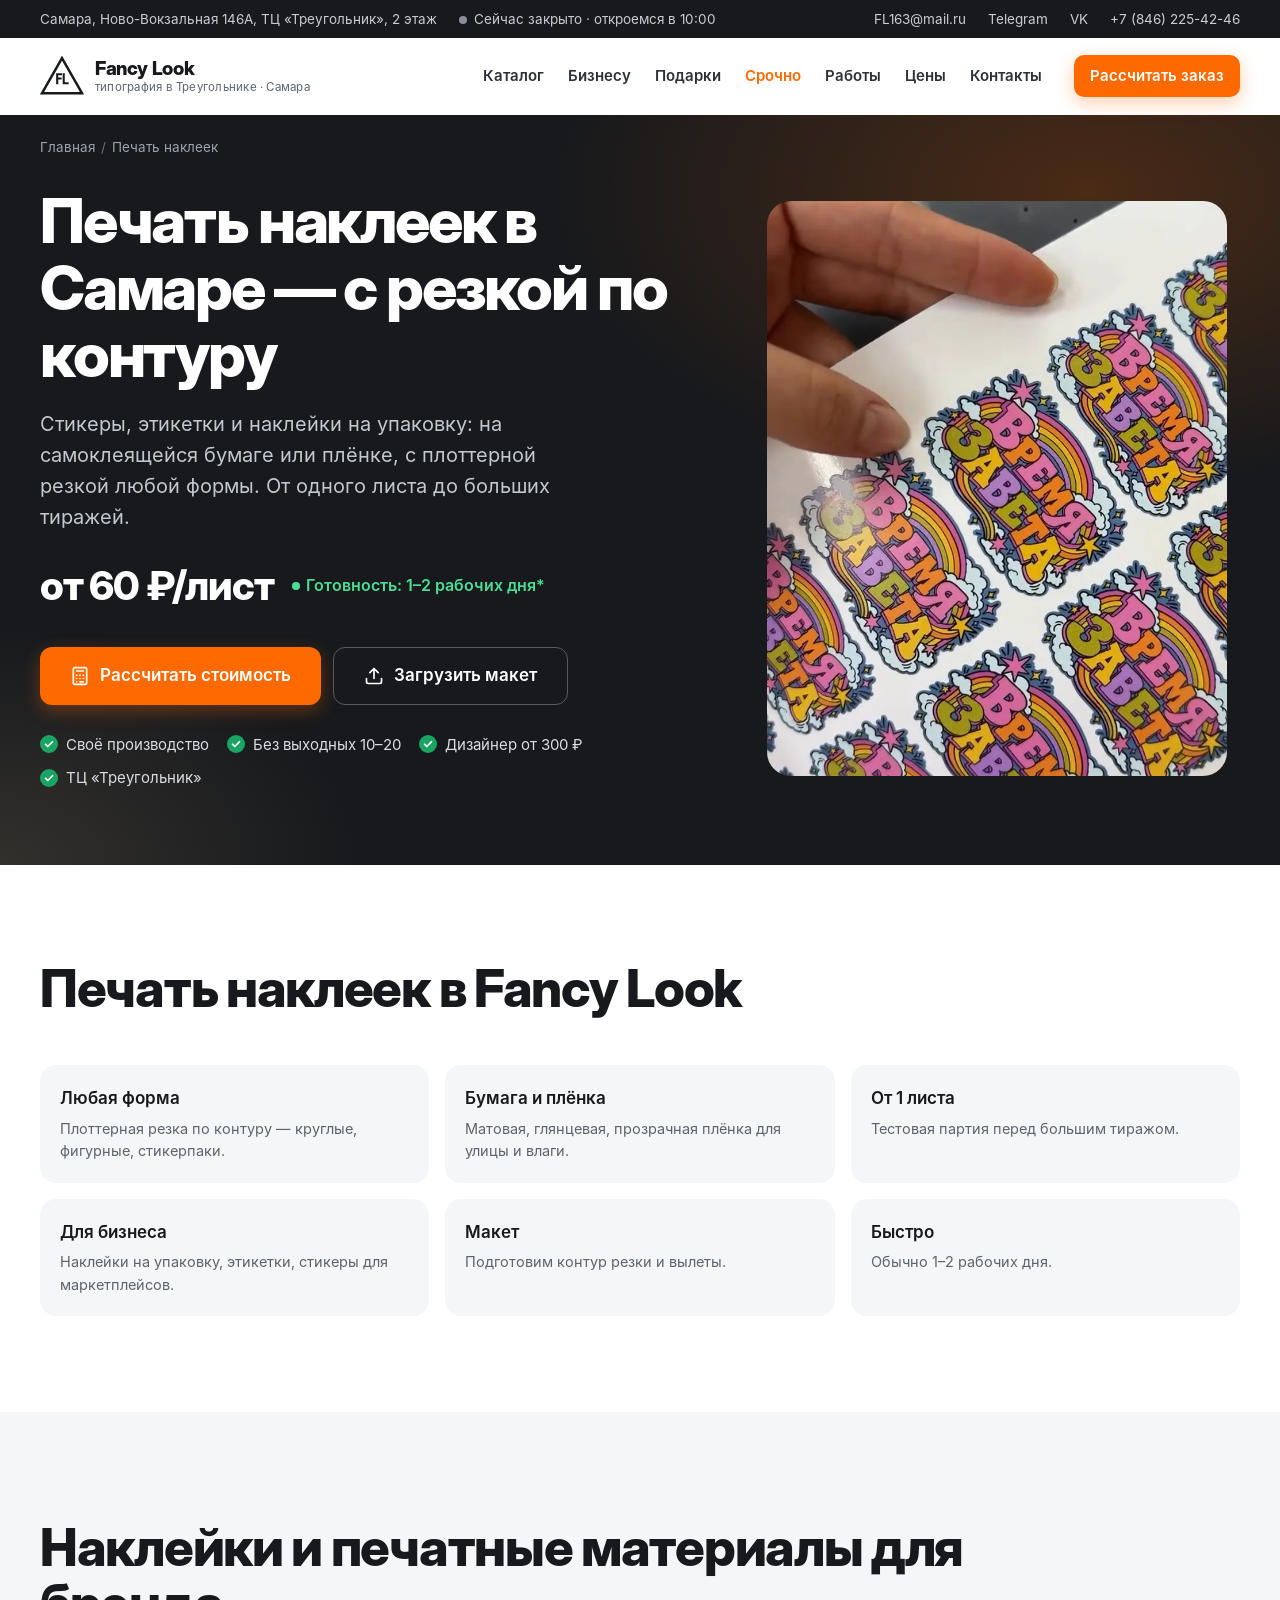
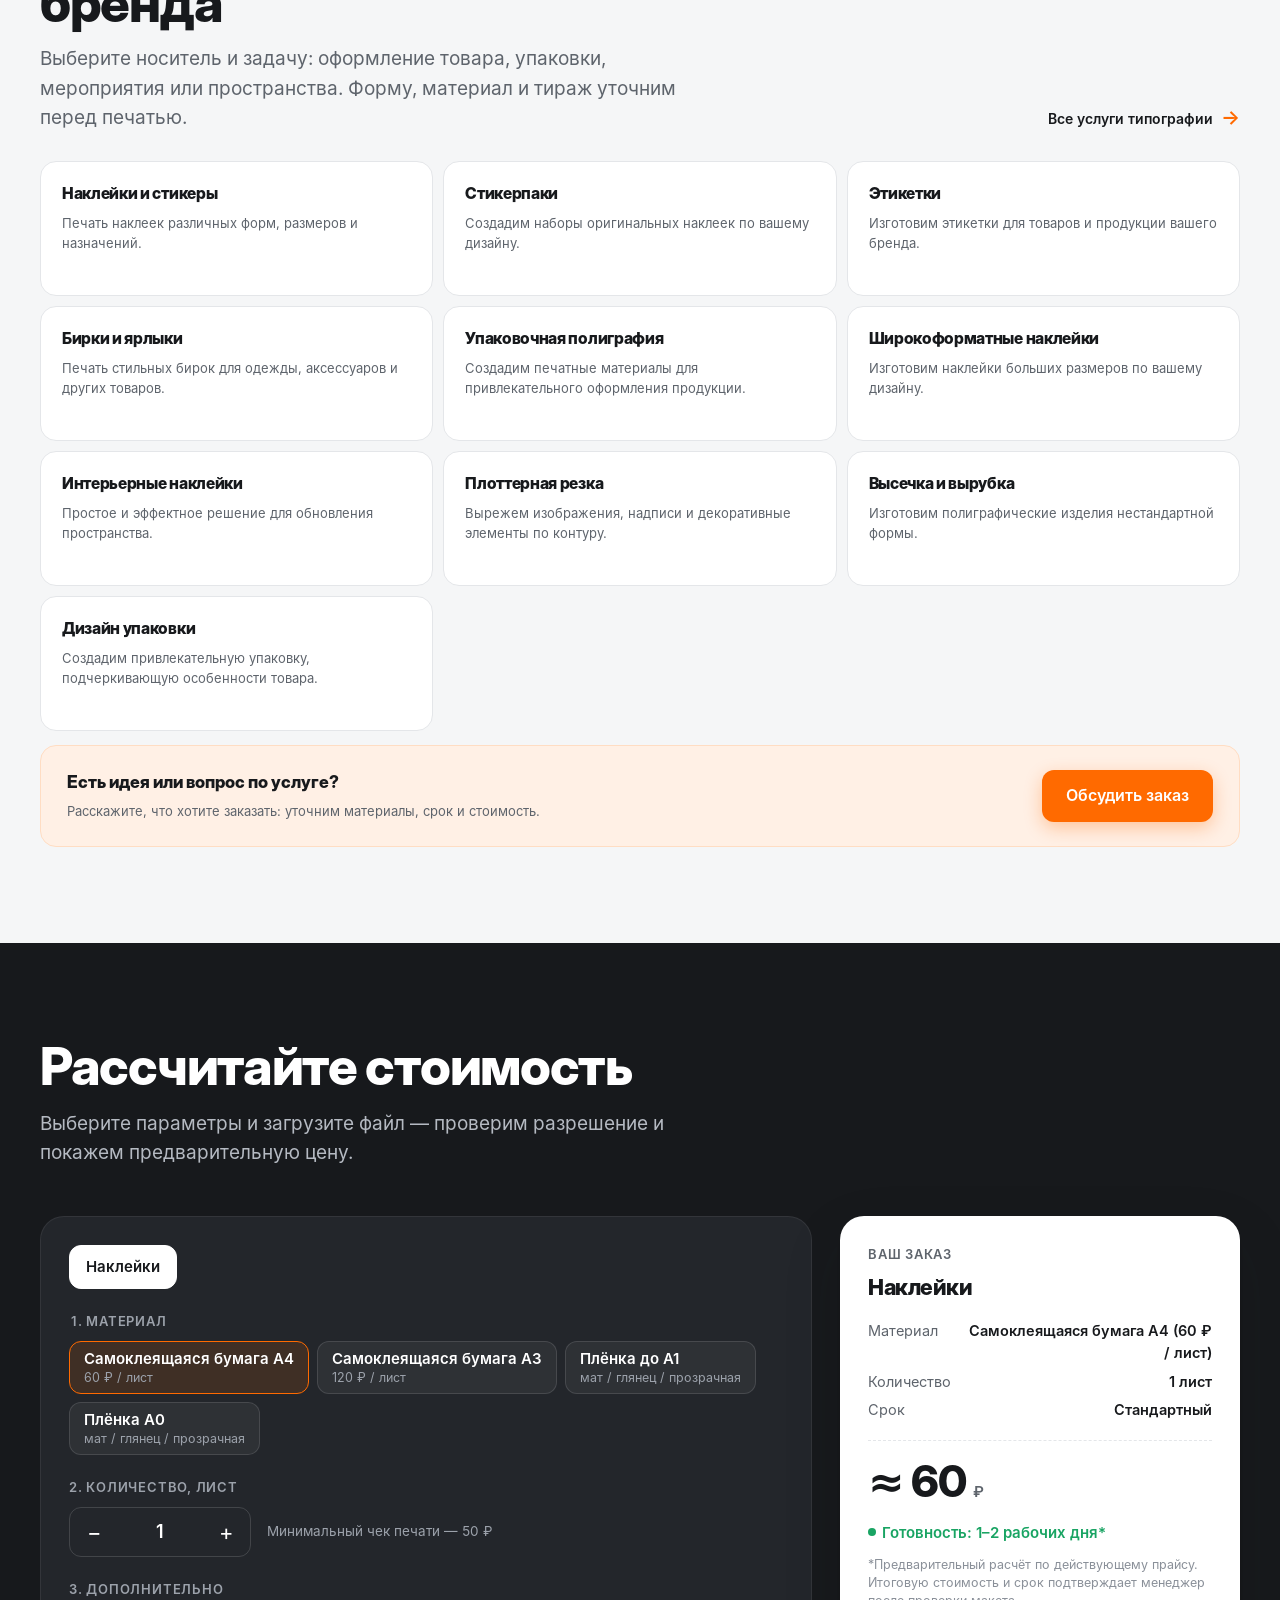
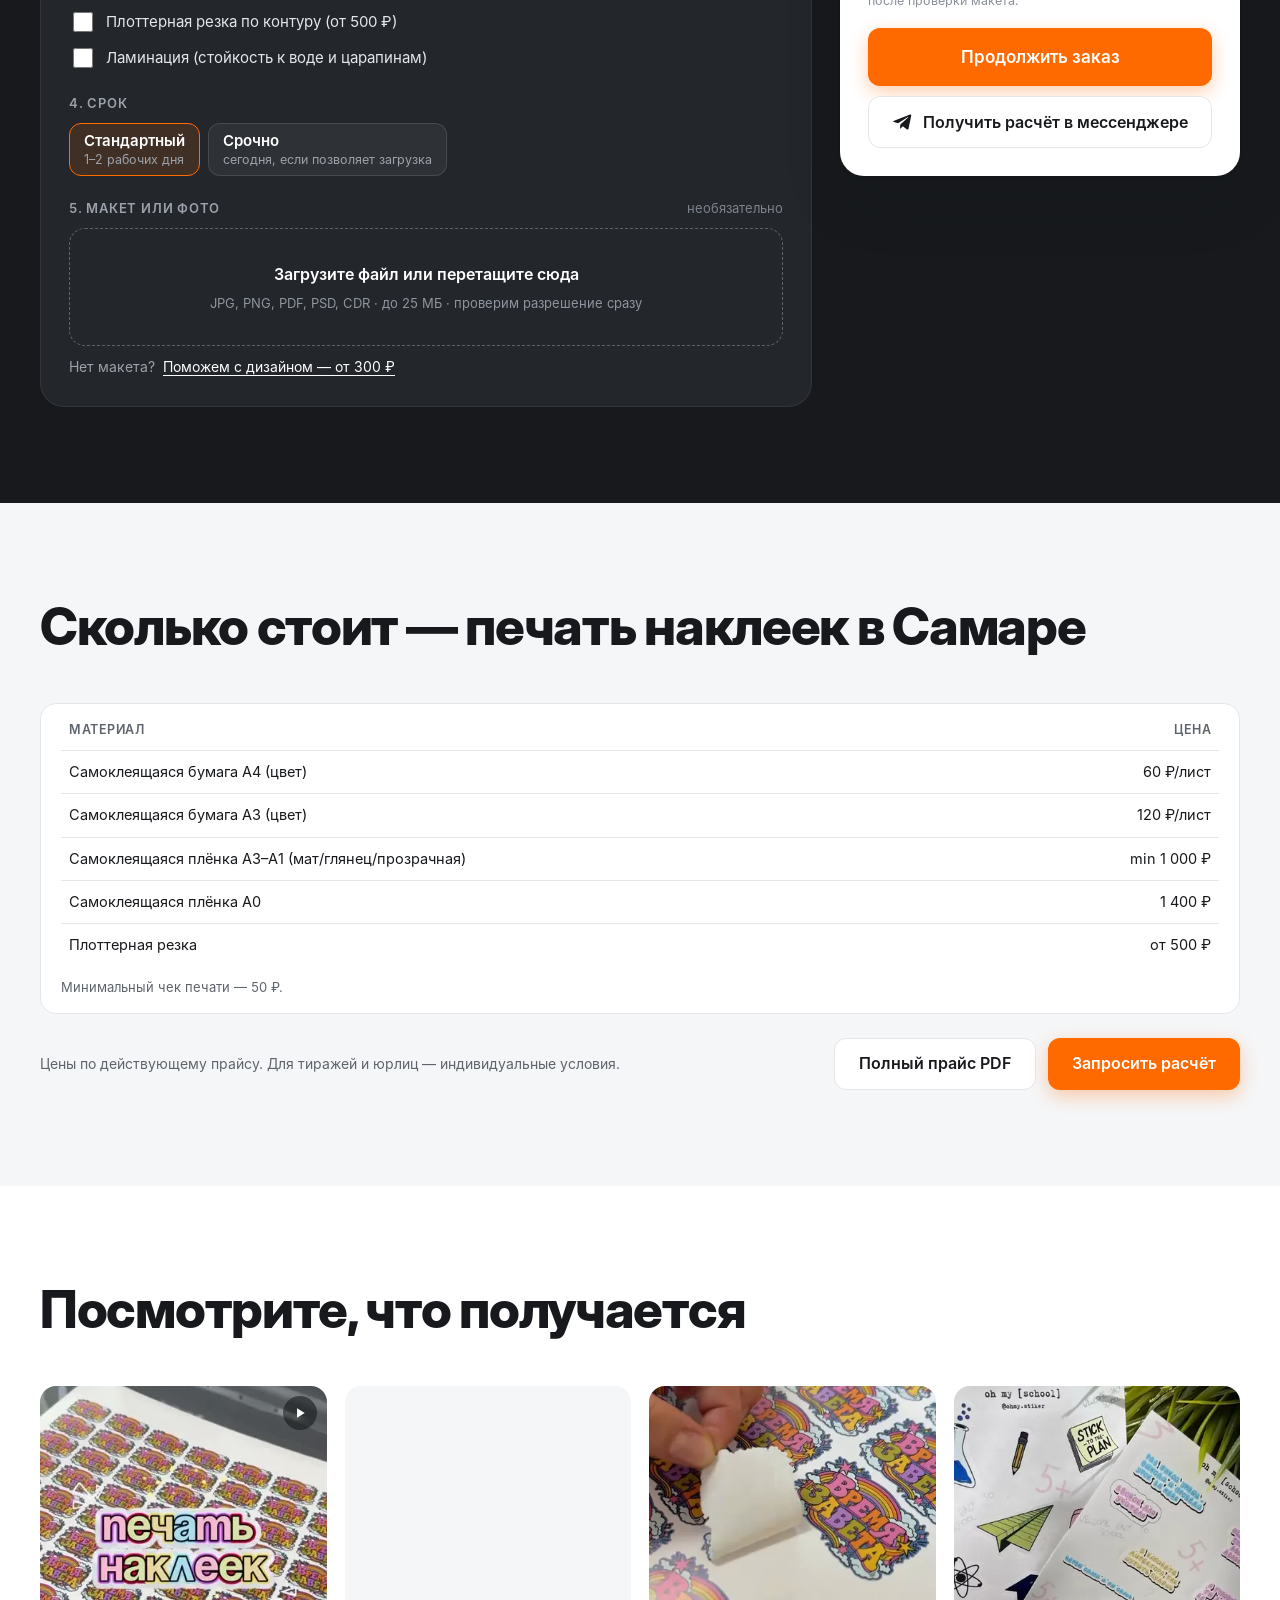
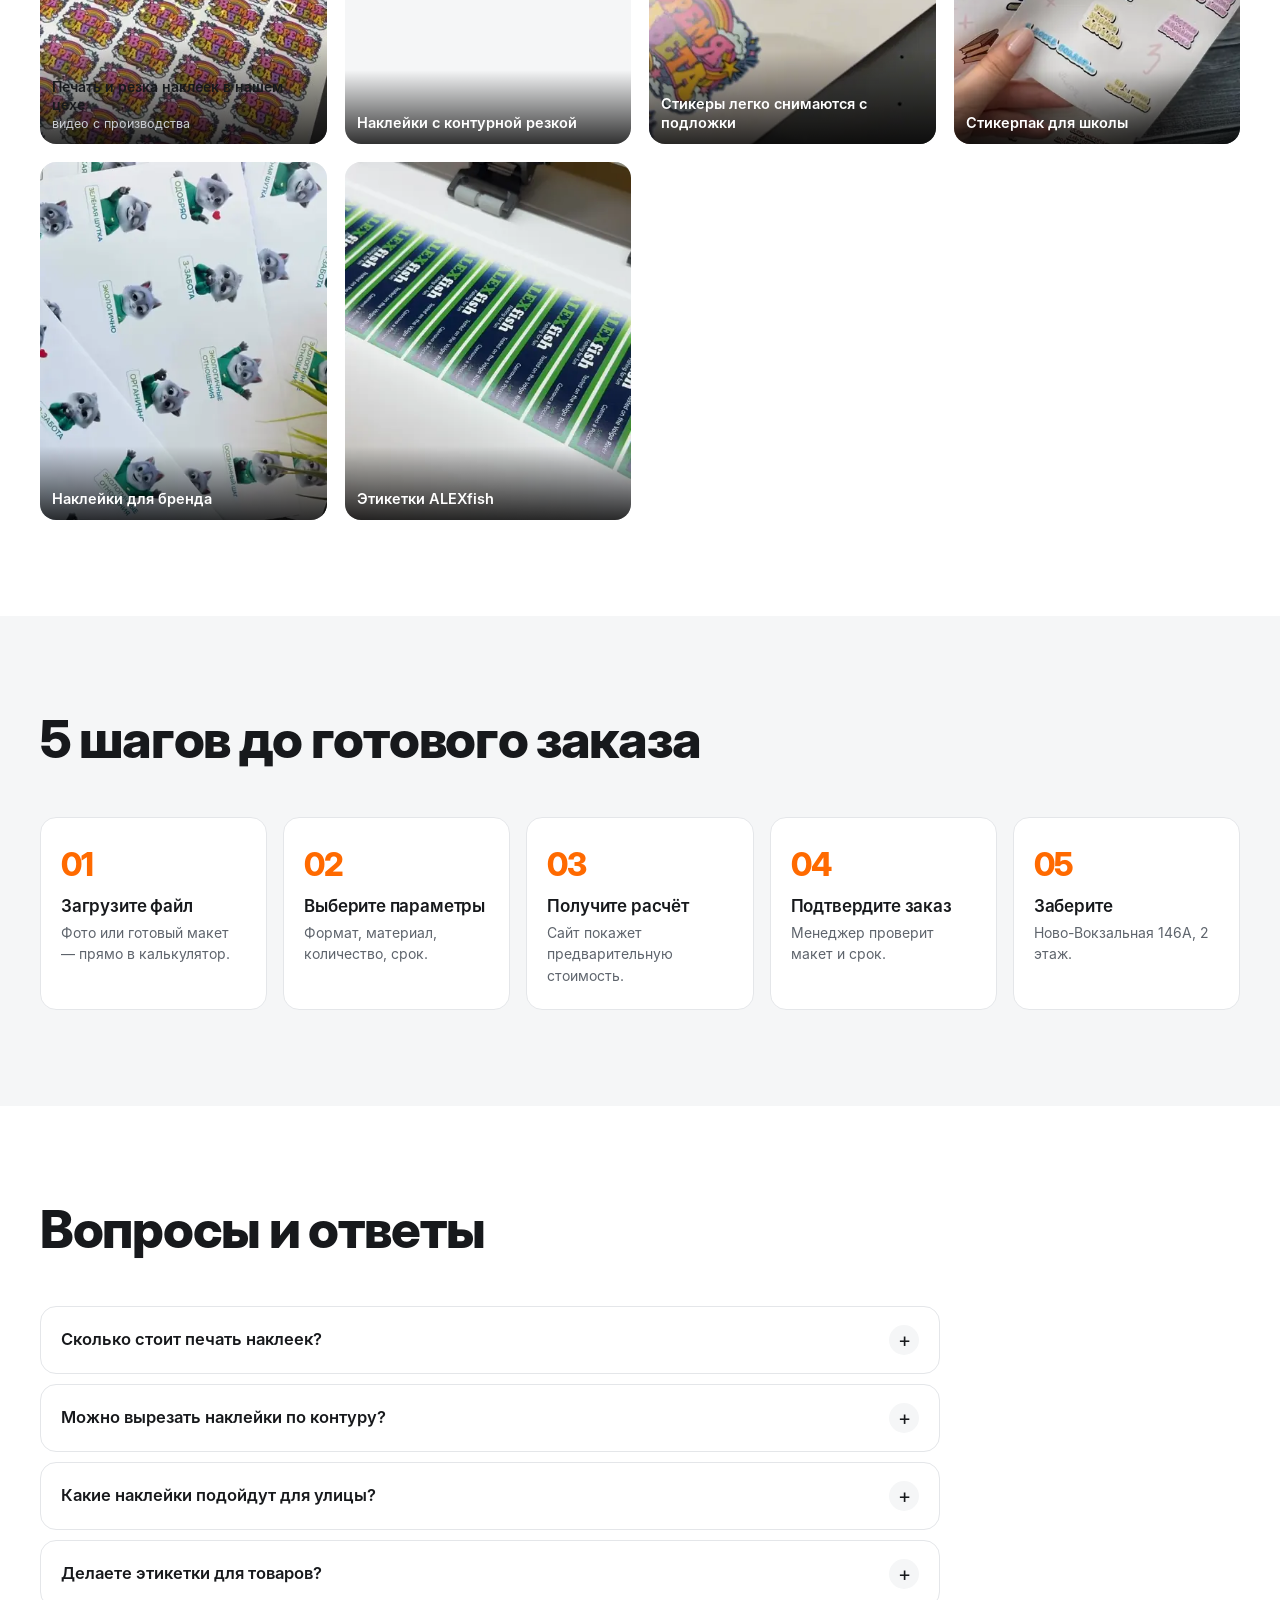
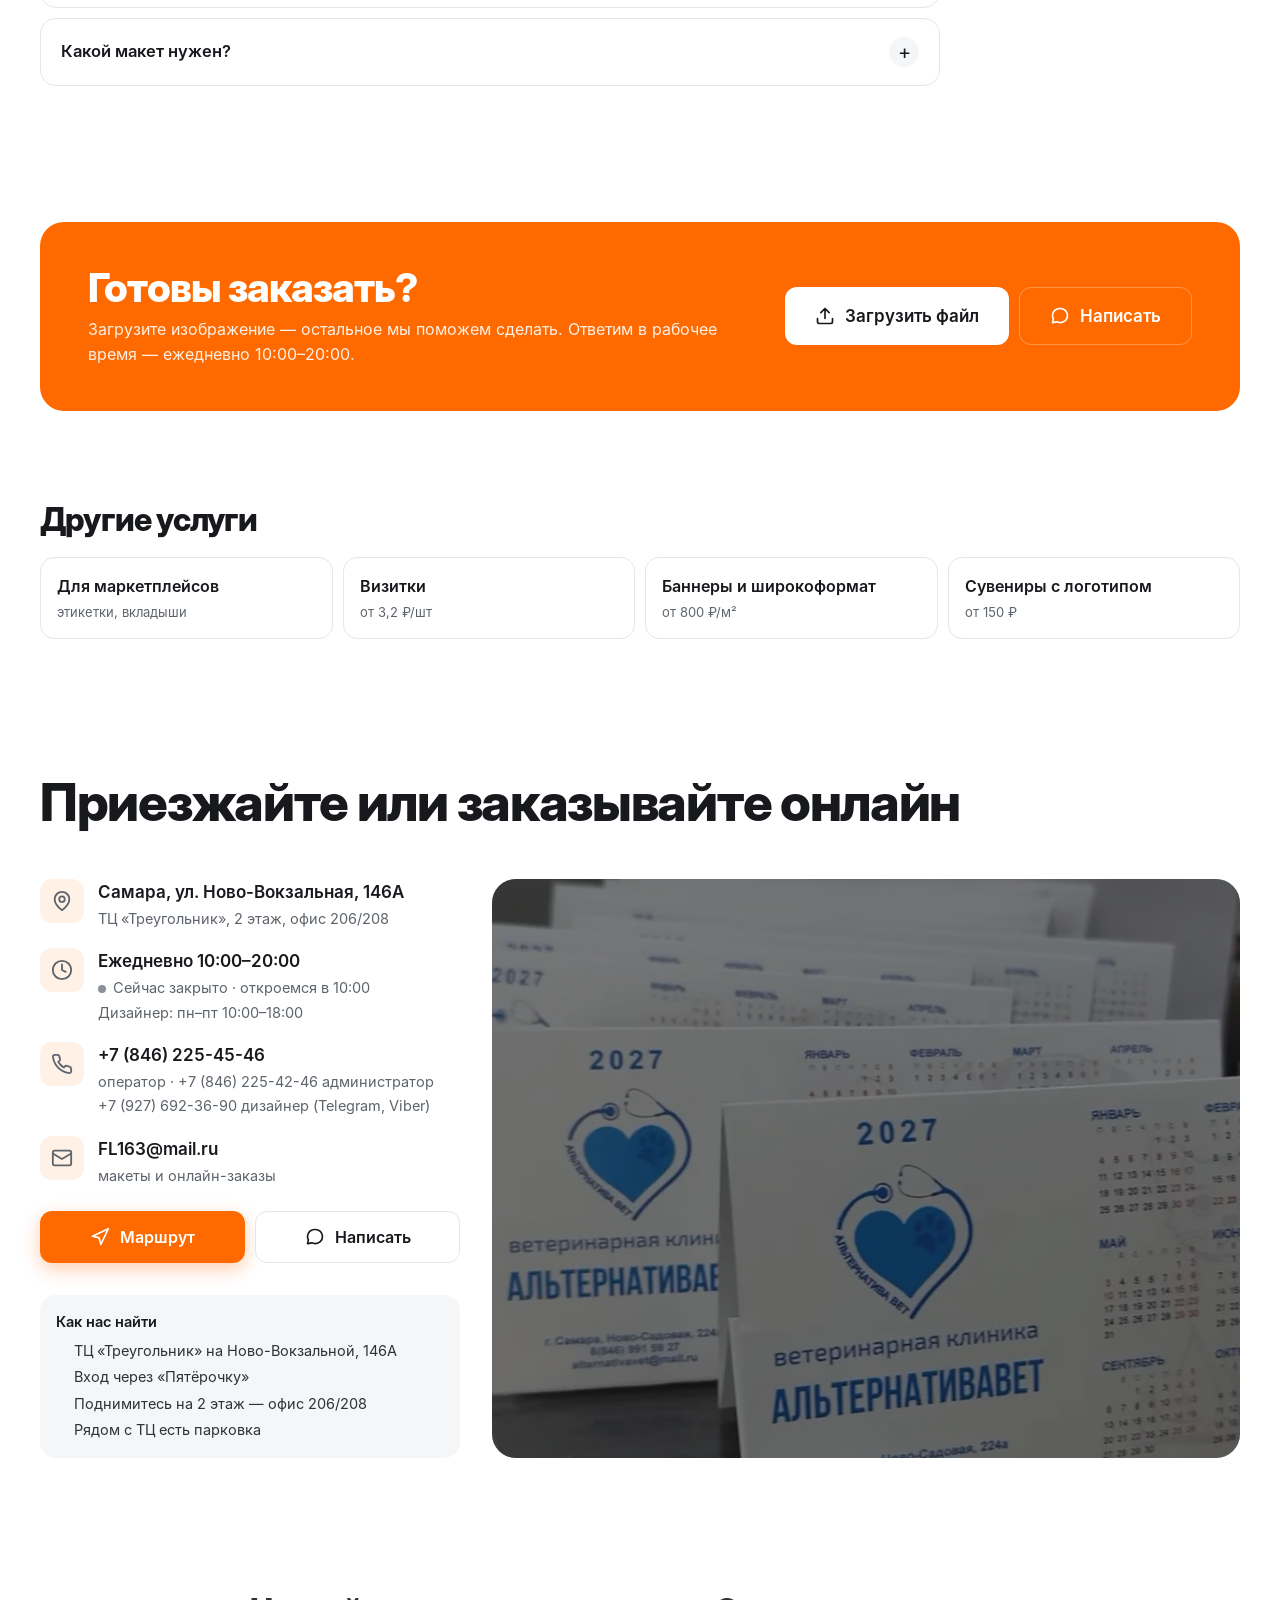
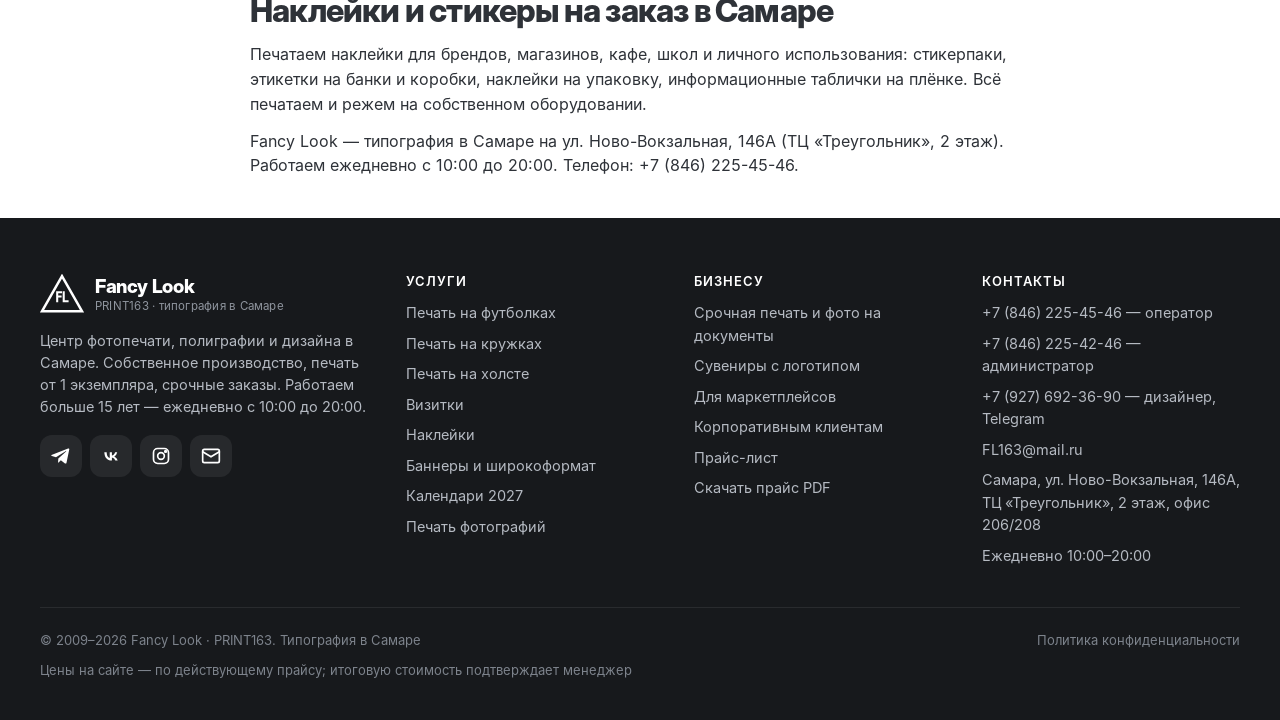
<file: pechat-nakleek-samara/index.html>
<!doctype html>
<html lang="ru" class="no-js">
<head>
<meta charset="utf-8">
<meta name="viewport" content="width=device-width, initial-scale=1, viewport-fit=cover">
<title>Печать наклеек в Самаре — от 60 ₽/лист, с резкой по контуру | Fancy Look</title>
<meta name="description" content="Печать наклеек и стикеров в Самаре: самоклеящаяся бумага A4 — 60 ₽/лист, плёнка мат/глянец/прозрачная, плоттерная резка по контуру. Наклейки на упаковку, этикетки, стикерпаки. От 1 листа.">
<meta name="robots" content="index, follow, max-image-preview:large">
<link rel="canonical" href="https://print163.ru/pechat-nakleek-samara/">
<meta name="theme-color" content="#17191C">
<meta name="format-detection" content="telephone=no">
<meta name="geo.region" content="RU-SAM">
<meta name="geo.placename" content="Самара">
<meta property="og:type" content="website">
<meta property="og:locale" content="ru_RU">
<meta property="og:site_name" content="Fancy Look · PRINT163">
<meta property="og:title" content="Печать наклеек в Самаре — от 60 ₽/лист, с резкой по контуру | Fancy Look">
<meta property="og:description" content="Печать наклеек и стикеров в Самаре: самоклеящаяся бумага A4 — 60 ₽/лист, плёнка мат/глянец/прозрачная, плоттерная резка по контуру. Наклейки на упаковку, этикетки, стикерпаки. От 1 листа.">
<meta property="og:url" content="https://print163.ru/pechat-nakleek-samara/">
<meta property="og:image" content="https://print163.ru/assets/img/og-image.jpg">
<meta property="og:image:width" content="1200">
<meta property="og:image:height" content="630">
<meta name="twitter:card" content="summary_large_image">
<!-- Подтверждение прав: вставьте коды из Яндекс Вебмастера и Google Search Console -->
<!-- <meta name="yandex-verification" content="XXXXXXXX"> -->
<!-- <meta name="google-site-verification" content="XXXXXXXX"> -->
<link rel="icon" href="../favicon.svg" type="image/svg+xml">
<link rel="icon" href="../favicon-32.png" sizes="32x32" type="image/png">
<link rel="apple-touch-icon" href="../apple-touch-icon.png">
<link rel="manifest" href="../manifest.webmanifest">
<link rel="preload" href="../assets/fonts/interdisplay-800.woff" as="font" type="font/woff" crossorigin>
<link rel="preload" href="../assets/fonts/inter-400.woff" as="font" type="font/woff" crossorigin>
<link rel="stylesheet" href="../assets/css/style.css?v=20261109">
<link rel="alternate" type="text/plain" title="LLM summary" href="../llms.txt">
<script type="application/ld+json">{"@context":"https://schema.org","@type":"Service","name":"Печать наклеек в Самаре — с резкой по контуру","serviceType":"Печать наклеек","description":"Печать наклеек и стикеров в Самаре: самоклеящаяся бумага A4 — 60 ₽/лист, плёнка мат/глянец/прозрачная, плоттерная резка по контуру. Наклейки на упаковку, этикетки, стикерпаки. От 1 листа.","provider":{"@context":"https://schema.org","@type":"LocalBusiness","@id":"https://print163.ru/#org","additionalType":"https://www.wikidata.org/wiki/Q1251750","name":"Fancy Look — типография и центр фотопечати (PRINT163)","alternateName":["Fancy Look","PRINT163","Типография в Треугольнике","Фэнси Лук"],"description":"Типография и центр фотопечати в Самаре: печать на футболках и кружках, визитки, наклейки, баннеры, холсты, календари, фото на документы, сувениры с логотипом. Собственное производство, от 1 экземпляра, срочные заказы.","url":"https://print163.ru/","logo":"https://print163.ru/assets/img/icon-512.png","image":["https://print163.ru/assets/img/og-image.jpg","https://print163.ru/assets/img/pechat-nakleek-samara-800.jpg","https://print163.ru/assets/img/brendirovanie-futbolok-samara-800.jpg"],"telephone":"+7 (846) 225-45-46","email":"FL163@mail.ru","priceRange":"₽–₽₽","currenciesAccepted":"RUB","paymentAccepted":"Наличные, банковская карта, СБП, безналичный расчёт","address":{"@type":"PostalAddress","streetAddress":"ул. Ново-Вокзальная, 146А, ТЦ «Треугольник», 2 этаж, офис 206/208","addressLocality":"Самара","addressRegion":"Самарская область","addressCountry":"RU"},"hasMap":"https://yandex.ru/maps/?text=Самара%2C%20Ново-Вокзальная%20146А","areaServed":[{"@type":"City","name":"Самара"},{"@type":"AdministrativeArea","name":"Самарская область"}],"openingHoursSpecification":[{"@type":"OpeningHoursSpecification","dayOfWeek":["Monday","Tuesday","Wednesday","Thursday","Friday","Saturday","Sunday"],"opens":"10:00","closes":"20:00"}],"contactPoint":[{"@type":"ContactPoint","telephone":"+7 (846) 225-45-46","contactType":"customer service","areaServed":"RU","availableLanguage":"ru"},{"@type":"ContactPoint","telephone":"+7 (846) 225-42-46","contactType":"sales","areaServed":"RU","availableLanguage":"ru"},{"@type":"ContactPoint","telephone":"+7 (927) 692-36-90","contactType":"technical support","description":"Дизайнер, Telegram/Viber","availableLanguage":"ru"}],"sameAs":["https://vk.com/print163ru","https://t.me/print163","https://www.instagram.com/fl163_print/"],"knowsAbout":["оперативная полиграфия","цифровая печать","печать на футболках","сублимационная печать на кружках","широкоформатная печать","УФ-печать","лазерная гравировка","печать на холсте","фото на документы"]},"areaServed":{"@type":"City","name":"Самара"},"url":"https://print163.ru/pechat-nakleek-samara/","image":"https://print163.ru/assets/img/pechat-nakleek-samara-800.jpg","offers":{"@type":"AggregateOffer","priceCurrency":"RUB","lowPrice":"60","availability":"https://schema.org/InStock","url":"https://print163.ru/pechat-nakleek-samara/"}}</script><script type="application/ld+json">{"@context":"https://schema.org","@type":"BreadcrumbList","itemListElement":[{"@type":"ListItem","position":1,"name":"Главная","item":"https://print163.ru/"},{"@type":"ListItem","position":2,"name":"Печать наклеек","item":"https://print163.ru/pechat-nakleek-samara/"}]}</script><script type="application/ld+json">{"@context":"https://schema.org","@type":"FAQPage","mainEntity":[{"@type":"Question","name":"Сколько стоит печать наклеек?","acceptedAnswer":{"@type":"Answer","text":"Самоклеящаяся бумага A4 — 60 ₽ за лист, A3 — 120 ₽. Плёнка — от 1 000 ₽ за лист до A1. Резка по контуру — от 500 ₽."}},{"@type":"Question","name":"Можно вырезать наклейки по контуру?","acceptedAnswer":{"@type":"Answer","text":"Да, у нас плоттерная резка — любые формы и стикерпаки."}},{"@type":"Question","name":"Какие наклейки подойдут для улицы?","acceptedAnswer":{"@type":"Answer","text":"На плёнке — влагостойкие. Для долгой службы можно добавить ламинацию."}},{"@type":"Question","name":"Делаете этикетки для товаров?","acceptedAnswer":{"@type":"Answer","text":"Да, этикетки и наклейки на упаковку, в том числе для селлеров маркетплейсов."}},{"@type":"Question","name":"Какой макет нужен?","acceptedAnswer":{"@type":"Answer","text":"PDF/CDR с контуром резки отдельным слоем и вылетами 2 мм. Нет контура — подготовим."}}]}</script>
<link rel="stylesheet" href="../assets/css/catalog-expand.css"><script type="application/ld+json">{"@context":"https://schema.org","@type":"OfferCatalog","name":"Наклейки и печатные материалы для бренда","itemListElement":[{"@type":"Offer","itemOffered":{"@type":"Service","name":"Наклейки и стикеры","description":"Печать наклеек различных форм, размеров и назначений."}},{"@type":"Offer","itemOffered":{"@type":"Service","name":"Стикерпаки","description":"Создадим наборы оригинальных наклеек по вашему дизайну."}},{"@type":"Offer","itemOffered":{"@type":"Service","name":"Этикетки","description":"Изготовим этикетки для товаров и продукции вашего бренда."}},{"@type":"Offer","itemOffered":{"@type":"Service","name":"Бирки и ярлыки","description":"Печать стильных бирок для одежды, аксессуаров и других товаров."}},{"@type":"Offer","itemOffered":{"@type":"Service","name":"Упаковочная полиграфия","description":"Создадим печатные материалы для привлекательного оформления продукции."}},{"@type":"Offer","itemOffered":{"@type":"Service","name":"Широкоформатные наклейки","description":"Изготовим наклейки больших размеров по вашему дизайну."}},{"@type":"Offer","itemOffered":{"@type":"Service","name":"Интерьерные наклейки","description":"Простое и эффектное решение для обновления пространства."}},{"@type":"Offer","itemOffered":{"@type":"Service","name":"Плоттерная резка","description":"Вырежем изображения, надписи и декоративные элементы по контуру."}},{"@type":"Offer","itemOffered":{"@type":"Service","name":"Высечка и вырубка","description":"Изготовим полиграфические изделия нестандартной формы."}},{"@type":"Offer","itemOffered":{"@type":"Service","name":"Дизайн упаковки","description":"Создадим привлекательную упаковку, подчеркивающую особенности товара."}}]}</script></head>
<body data-root="../" data-product="stickers">
<a class="skip" href="#main">К содержимому</a>
<div class="topbar"><div class="container">
  <div class="topbar__l"><span>Самара, Ново-Вокзальная 146А, ТЦ «Треугольник», 2 этаж</span><span data-open-status>Ежедневно 10:00–20:00</span></div>
  <div class="topbar__r"><a href="mailto:FL163@mail.ru">FL163@mail.ru</a><a href="https://t.me/+79276923690" target="_blank" rel="noopener">Telegram</a><a href="https://vk.com/print163ru" target="_blank" rel="noopener">VK</a><a href="tel:+78462254246">+7 (846) 225-42-46</a></div>
</div></div>
<header class="header">
  <div class="container">
    <a class="logo" href="../" aria-label="Fancy Look — типография в Самаре, на главную">
      <span class="logo__mark"><svg viewBox="0 0 64 58" aria-hidden="true"><path d="M32 3 61 54H3Z" fill="none" stroke="currentColor" stroke-width="3.6"/><path fill="currentColor" d="M23.5 25h8.5v2.8h-5.5v3.4h4.9v2.8h-4.9V41h-3zM33 25h3v13.2h5.6V41H33z"/></svg></span>
      <span class="logo__txt"><span class="logo__name">Fancy Look</span><span class="logo__desc">типография в Треугольнике · Самара</span></span>
    </a>
    <nav class="nav" aria-label="Основное меню"><ul><li><a href="../#catalog">Каталог</a></li><li><a href="../#business">Бизнесу</a></li><li><a href="../#gifts">Подарки</a></li><li><a href="../srochnaya-pechat-samara/" class="is-hot">Срочно</a></li><li><a href="../#works">Работы</a></li><li><a href="../#price">Цены</a></li><li><a href="../#contacts">Контакты</a></li></ul></nav>
    <a class="header__phone" href="tel:+78462254546">+7 (846) 225-45-46<small>ежедневно 10:00–20:00</small></a>
    <a class="btn btn--primary btn--sm header__cta" href="../#calc" data-calc-open="">Рассчитать заказ</a>
    <a class="header__call" href="tel:+78462254546" aria-label="Позвонить +7 (846) 225-45-46"><svg viewBox="0 0 24 24" fill="none" stroke="currentColor" stroke-width="2" stroke-linecap="round" stroke-linejoin="round" aria-hidden="true"><path d="M22 16.9v3a2 2 0 0 1-2.2 2 19.8 19.8 0 0 1-8.6-3.1 19.5 19.5 0 0 1-6-6A19.8 19.8 0 0 1 2.1 4.2 2 2 0 0 1 4.1 2h3a2 2 0 0 1 2 1.7c.1.9.4 1.8.7 2.7a2 2 0 0 1-.5 2.1L8 9.8a16 16 0 0 0 6 6l1.3-1.3a2 2 0 0 1 2.1-.4c.9.3 1.8.6 2.7.7a2 2 0 0 1 1.7 2z"/></svg></a>
    <button class="burger" type="button" aria-label="Меню" aria-expanded="false" aria-controls="mnav"><span></span></button>
  </div>
</header>
<div class="mnav" id="mnav">
  <div class="mnav__group">Разделы</div><a href="../#catalog">Каталог</a><a href="../#business">Бизнесу</a><a href="../#gifts">Подарки</a><a href="../srochnaya-pechat-samara/">Срочно</a><a href="../#works">Работы</a><a href="../#price">Цены</a><a href="../#contacts">Контакты</a>
  <div class="mnav__group">Популярные услуги</div><a href="../pechat-na-futbolkah-samara/">Печать на футболках</a><a href="../pechat-na-kruzhkah-samara/">Печать на кружках</a><a href="../pechat-na-holste-samara/">Печать на холсте</a><a href="../pechat-vizitok-samara/">Визитки</a><a href="../pechat-nakleek-samara/">Наклейки</a><a href="../pechat-bannerov-samara/">Баннеры и широкоформат</a><a href="../kalendari-samara/">Календари 2027</a><a href="../fotopechat-samara/">Печать фотографий</a><a href="../srochnaya-pechat-samara/">Срочная печать и фото на документы</a><a href="../korporativnye-podarki-samara/">Сувениры с логотипом</a><a href="../pechat-dlya-marketpleysov-samara/">Для маркетплейсов</a>
  <div class="mnav__contacts">
    <a class="btn btn--primary" href="tel:+78462254546"><svg viewBox="0 0 24 24" fill="none" stroke="currentColor" stroke-width="2" stroke-linecap="round" stroke-linejoin="round" aria-hidden="true"><path d="M22 16.9v3a2 2 0 0 1-2.2 2 19.8 19.8 0 0 1-8.6-3.1 19.5 19.5 0 0 1-6-6A19.8 19.8 0 0 1 2.1 4.2 2 2 0 0 1 4.1 2h3a2 2 0 0 1 2 1.7c.1.9.4 1.8.7 2.7a2 2 0 0 1-.5 2.1L8 9.8a16 16 0 0 0 6 6l1.3-1.3a2 2 0 0 1 2.1-.4c.9.3 1.8.6 2.7.7a2 2 0 0 1 1.7 2z"/></svg> +7 (846) 225-45-46</a>
    <button class="btn btn--ghost" type="button" data-msgr><svg viewBox="0 0 24 24" fill="none" stroke="currentColor" stroke-width="2" stroke-linecap="round" stroke-linejoin="round" aria-hidden="true"><path d="M21 11.5a8.4 8.4 0 0 1-9 8.4 8.6 8.6 0 0 1-3.8-.9L3 20l1.1-4.6A8.4 8.4 0 0 1 3 11.5 8.5 8.5 0 0 1 12 3a8.5 8.5 0 0 1 9 8.5z"/></svg> Написать в мессенджер</button>
  </div>
</div>
<main id="main">
<section class="hero">
  <div class="container">
    <nav class="crumbs" aria-label="Хлебные крошки"><a href="../">Главная</a><span>/</span>Печать наклеек</nav>
    <div class="lhero">
      <div>
        <h1>Печать наклеек в Самаре — с резкой по контуру</h1>
        <p class="hero__lead">Стикеры, этикетки и наклейки на упаковку: на самоклеящейся бумаге или плёнке, с плоттерной резкой любой формы. От одного листа до больших тиражей.</p>
        <div class="lhero__price"><b>от 60 ₽/лист</b><span class="ready">Готовность: 1–2 рабочих дня*</span></div>
        <div class="hero__cta">
          <a class="btn btn--primary btn--lg" href="#calc" data-calc-open="stickers"><svg viewBox="0 0 24 24" fill="none" stroke="currentColor" stroke-width="2" stroke-linecap="round" stroke-linejoin="round" aria-hidden="true"><rect x="4" y="2" width="16" height="20" rx="2"/><path d="M8 6h8M8 11h.01M12 11h.01M16 11h.01M8 15h.01M12 15h.01M16 15h.01M8 19h.01M12 19h4"/></svg> Рассчитать стоимость</a>
          <a class="btn btn--ghost-light btn--lg" href="#calc" data-upload><svg viewBox="0 0 24 24" fill="none" stroke="currentColor" stroke-width="2" stroke-linecap="round" stroke-linejoin="round" aria-hidden="true"><path d="M21 15v4a2 2 0 0 1-2 2H5a2 2 0 0 1-2-2v-4M17 8l-5-5-5 5M12 3v12"/></svg> Загрузить макет</a>
        </div>
        <ul class="hero__checks"><li>Своё производство</li><li>Без выходных 10–20</li><li>Дизайнер от 300 ₽</li><li>ТЦ «Треугольник»</li></ul>
      </div>
      <div class="lhero__img"><picture><source type="image/webp" srcset="../assets/img/pechat-nakleek-samara-400.webp 400w, ../assets/img/pechat-nakleek-samara-800.webp 800w" sizes="(min-width:1024px) 460px, 100vw"><img src="../assets/img/pechat-nakleek-samara-800.jpg" width="800" height="1000" alt="Печать наклеек с контурной резкой — Fancy Look Самара" fetchpriority="high" decoding="async"></picture></div>
    </div>
  </div>
</section>

<section class="section">
  <div class="container">
    <div class="sec-head rv"><h2 class="h-sec">Печать наклеек в Fancy Look</h2></div>
    <ul class="feat"><li class="rv"><b>Любая форма</b><span>Плоттерная резка по контуру — круглые, фигурные, стикерпаки.</span></li><li class="rv"><b>Бумага и плёнка</b><span>Матовая, глянцевая, прозрачная плёнка для улицы и влаги.</span></li><li class="rv"><b>От 1 листа</b><span>Тестовая партия перед большим тиражом.</span></li><li class="rv"><b>Для бизнеса</b><span>Наклейки на упаковку, этикетки, стикеры для маркетплейсов.</span></li><li class="rv"><b>Макет</b><span>Подготовим контур резки и вылеты.</span></li><li class="rv"><b>Быстро</b><span>Обычно 1–2 рабочих дня.</span></li></ul>
  </div>
</section>

<section class="topic-services section section--gray" id="services-detail"><div class="container"><div class="topic-header"><div><h2 class="h-sec">Наклейки и печатные материалы для бренда</h2><p class="sub">Выберите носитель и задачу: оформление товара, упаковки, мероприятия или пространства. Форму, материал и тираж уточним перед печатью.</p></div><a class="topic-all" href="../uslugi/">Все услуги типографии <span aria-hidden="true">→</span></a></div><div class="topic-grid"><article class="topic-card"><h3>Наклейки и стикеры</h3><p>Печать наклеек различных форм, размеров и назначений.</p></article><article class="topic-card"><h3>Стикерпаки</h3><p>Создадим наборы оригинальных наклеек по вашему дизайну.</p></article><article class="topic-card"><h3>Этикетки</h3><p>Изготовим этикетки для товаров и продукции вашего бренда.</p></article><article class="topic-card"><h3>Бирки и ярлыки</h3><p>Печать стильных бирок для одежды, аксессуаров и других товаров.</p></article><article class="topic-card"><h3>Упаковочная полиграфия</h3><p>Создадим печатные материалы для привлекательного оформления продукции.</p></article><article class="topic-card"><h3>Широкоформатные наклейки</h3><p>Изготовим наклейки больших размеров по вашему дизайну.</p></article><article class="topic-card"><h3>Интерьерные наклейки</h3><p>Простое и эффектное решение для обновления пространства.</p></article><article class="topic-card"><h3>Плоттерная резка</h3><p>Вырежем изображения, надписи и декоративные элементы по контуру.</p></article><article class="topic-card"><h3>Высечка и вырубка</h3><p>Изготовим полиграфические изделия нестандартной формы.</p></article><article class="topic-card"><h3>Дизайн упаковки</h3><p>Создадим привлекательную упаковку, подчеркивающую особенности товара.</p></article></div><div class="topic-cta"><div><strong>Есть идея или вопрос по услуге?</strong><p>Расскажите, что хотите заказать: уточним материалы, срок и стоимость.</p></div><a class="btn btn--primary" href="https://t.me/print163" target="_blank" rel="noopener">Обсудить заказ</a></div></div></section>
<section class="section section--dark" id="calc">
  <div class="container">
    <div class="sec-head rv"><h2 class="h-sec">Рассчитайте стоимость</h2><p class="sub">Выберите параметры и загрузите файл — проверим разрешение и покажем предварительную цену.</p></div>
    <div class="calc" data-calc data-products="stickers" data-default="stickers">
  <div class="calc__main">
    <div class="calc__tabs" role="tablist" aria-label="Что печатаем"></div>
    <div class="calc__body"></div>
  </div>
  <aside class="calc__aside" aria-live="polite">
    <div class="summary">
      <div class="preview"></div>
      <div class="summary__title">Ваш заказ</div>
      <div class="summary__name"></div>
      <dl></dl>
      <div class="summary__total">
        <div class="summary__price"></div>
        <div class="summary__unit"></div>
        <div class="ready"></div>
      </div>
      <p class="summary__note">*Предварительный расчёт по действующему прайсу. Итоговую стоимость и срок подтверждает менеджер после проверки макета.</p>
      <div class="summary__btns">
        <button type="button" class="btn btn--primary btn--lg" data-calc-order>Продолжить заказ</button>
        <button type="button" class="btn btn--ghost" data-calc-msgr><svg viewBox="0 0 24 24" fill="currentColor" aria-hidden="true"><path d="M21.9 4.3 18.6 20c-.2 1.1-.9 1.4-1.8.9l-5-3.7-2.4 2.3c-.3.3-.5.5-1 .5l.4-5.1 9.3-8.4c.4-.4-.1-.6-.6-.2L6 13.5l-4.9-1.5c-1.1-.3-1.1-1.1.2-1.6L20.5 3c.9-.3 1.7.2 1.4 1.3z"/></svg> Получить расчёт в мессенджере</button>
      </div>
    </div>
  </aside>
</div>
  </div>
</section>

<section class="section section--gray" id="price">
  <div class="container">
    <div class="sec-head rv"><h2 class="h-sec">Сколько стоит — печать наклеек в Самаре</h2></div>
    <div class="acc rv" style="padding:6px 20px 16px"><div class="acc__body" style="padding:0"><table class="pt"><thead><tr><th>Материал</th><th>Цена</th></tr></thead><tbody><tr><td>Самоклеящаяся бумага A4 (цвет)</td><td>60 ₽/лист</td></tr><tr><td>Самоклеящаяся бумага A3 (цвет)</td><td>120 ₽/лист</td></tr><tr><td>Самоклеящаяся плёнка A3–A1 (мат/глянец/прозрачная)</td><td>min 1 000 ₽</td></tr><tr><td>Самоклеящаяся плёнка A0</td><td>1 400 ₽</td></tr><tr><td>Плоттерная резка</td><td>от 500 ₽</td></tr></tbody></table><p class="pt-note">Минимальный чек печати — 50 ₽.</p></div></div>
    <div class="price-cta"><p>Цены по действующему прайсу. Для тиражей и юрлиц — индивидуальные условия.</p><a class="btn btn--ghost" href="../assets/price/pamyatka_klienta.pdf" target="_blank" rel="noopener">Полный прайс PDF</a><button type="button" class="btn btn--primary" data-order="Печать наклеек">Запросить расчёт</button></div>
  </div>
</section>

<section class="section" id="works">
  <div class="container">
    <div class="sec-head rv"><h2 class="h-sec">Посмотрите, что получается</h2></div>
    <div class="works"><figure class="reel rv" style="aspect-ratio:4/5"><video data-auto data-src="../assets/video/pechat-nakleek.mp4" poster="../assets/video/pechat-nakleek.webp" muted loop playsinline preload="none" aria-label="Видео: Печать и резка наклеек в нашем цехе"></video><span class="reel__play"><svg viewBox="0 0 24 24" fill="currentColor" aria-hidden="true"><path d="M7 4v16l13-8z"/></svg></span><figcaption>Печать и резка наклеек в нашем цехе<small>видео с производства</small></figcaption></figure><figure class="work rv" tabindex="0"><picture><source type="image/webp" srcset="../assets/img/pechat-nakleek-samara-400.webp 400w, ../assets/img/pechat-nakleek-samara-800.webp 800w" sizes="(min-width:1100px) 300px, (min-width:768px) 33vw, 50vw"><img src="../assets/img/pechat-nakleek-samara-800.jpg" width="800" height="1000" alt="Наклейки с контурной резкой" loading="lazy" decoding="async"></picture><figcaption>Наклейки с контурной резкой</figcaption></figure><figure class="work rv" tabindex="0"><picture><source type="image/webp" srcset="../assets/img/nakleyki-s-vyrubkoy-400.webp 400w, ../assets/img/nakleyki-s-vyrubkoy-800.webp 800w" sizes="(min-width:1100px) 300px, (min-width:768px) 33vw, 50vw"><img src="../assets/img/nakleyki-s-vyrubkoy-800.jpg" width="800" height="1000" alt="Стикеры легко снимаются с подложки" loading="lazy" decoding="async"></picture><figcaption>Стикеры легко снимаются с подложки</figcaption></figure><figure class="work rv" tabindex="0"><picture><source type="image/webp" srcset="../assets/img/stikerpaki-dlya-shkoly-400.webp 400w, ../assets/img/stikerpaki-dlya-shkoly-800.webp 800w" sizes="(min-width:1100px) 300px, (min-width:768px) 33vw, 50vw"><img src="../assets/img/stikerpaki-dlya-shkoly-800.jpg" width="800" height="1000" alt="Стикерпак для школы" loading="lazy" decoding="async"></picture><figcaption>Стикерпак для школы</figcaption></figure><figure class="work rv" tabindex="0"><picture><source type="image/webp" srcset="../assets/img/nakleyki-dlya-brenda-400.webp 400w, ../assets/img/nakleyki-dlya-brenda-800.webp 800w" sizes="(min-width:1100px) 300px, (min-width:768px) 33vw, 50vw"><img src="../assets/img/nakleyki-dlya-brenda-800.jpg" width="800" height="1000" alt="Наклейки для бренда" loading="lazy" decoding="async"></picture><figcaption>Наклейки для бренда</figcaption></figure><figure class="work rv" tabindex="0"><picture><source type="image/webp" srcset="../assets/img/etiketki-dlya-tovarov-400.webp 400w, ../assets/img/etiketki-dlya-tovarov-800.webp 800w" sizes="(min-width:1100px) 300px, (min-width:768px) 33vw, 50vw"><img src="../assets/img/etiketki-dlya-tovarov-800.jpg" width="800" height="1000" alt="Этикетки ALEXfish" loading="lazy" decoding="async"></picture><figcaption>Этикетки ALEXfish</figcaption></figure></div>
  </div>
</section>

<section class="section section--gray">
  <div class="container">
    <div class="sec-head rv"><h2 class="h-sec">5 шагов до готового заказа</h2></div>
    <ol class="steps">
      <li class="step rv"><h3>Загрузите файл</h3><p>Фото или готовый макет — прямо в калькулятор.</p></li>
      <li class="step rv"><h3>Выберите параметры</h3><p>Формат, материал, количество, срок.</p></li>
      <li class="step rv"><h3>Получите расчёт</h3><p>Сайт покажет предварительную стоимость.</p></li>
      <li class="step rv"><h3>Подтвердите заказ</h3><p>Менеджер проверит макет и срок.</p></li>
      <li class="step rv"><h3>Заберите</h3><p>Ново-Вокзальная 146А, 2 этаж.</p></li>
    </ol>
  </div>
</section>

<section class="section" id="faq">
  <div class="container">
    <div class="sec-head rv"><h2 class="h-sec">Вопросы и ответы</h2></div>
    <div class="faq"><details class="acc"><summary>Сколько стоит печать наклеек?</summary><div class="acc__body"><p>Самоклеящаяся бумага A4 — 60 ₽ за лист, A3 — 120 ₽. Плёнка — от 1 000 ₽ за лист до A1. Резка по контуру — от 500 ₽.</p></div></details><details class="acc"><summary>Можно вырезать наклейки по контуру?</summary><div class="acc__body"><p>Да, у нас плоттерная резка — любые формы и стикерпаки.</p></div></details><details class="acc"><summary>Какие наклейки подойдут для улицы?</summary><div class="acc__body"><p>На плёнке — влагостойкие. Для долгой службы можно добавить ламинацию.</p></div></details><details class="acc"><summary>Делаете этикетки для товаров?</summary><div class="acc__body"><p>Да, этикетки и наклейки на упаковку, в том числе для селлеров маркетплейсов.</p></div></details><details class="acc"><summary>Какой макет нужен?</summary><div class="acc__body"><p>PDF/CDR с контуром резки отдельным слоем и вылетами 2 мм. Нет контура — подготовим.</p></div></details></div>
  </div>
</section>

<section class="section section--tight">
  <div class="container">
    <div class="final rv">
      <div><h2>Готовы заказать?</h2><p>Загрузите изображение — остальное мы поможем сделать. Ответим в рабочее время — ежедневно 10:00–20:00.</p></div>
      <div class="final__btns"><a class="btn btn--white btn--lg" href="#calc" data-upload><svg viewBox="0 0 24 24" fill="none" stroke="currentColor" stroke-width="2" stroke-linecap="round" stroke-linejoin="round" aria-hidden="true"><path d="M21 15v4a2 2 0 0 1-2 2H5a2 2 0 0 1-2-2v-4M17 8l-5-5-5 5M12 3v12"/></svg> Загрузить файл</a><button type="button" class="btn btn--ghost-light btn--lg" data-msgr><svg viewBox="0 0 24 24" fill="none" stroke="currentColor" stroke-width="2" stroke-linecap="round" stroke-linejoin="round" aria-hidden="true"><path d="M21 11.5a8.4 8.4 0 0 1-9 8.4 8.6 8.6 0 0 1-3.8-.9L3 20l1.1-4.6A8.4 8.4 0 0 1 3 11.5 8.5 8.5 0 0 1 12 3a8.5 8.5 0 0 1 9 8.5z"/></svg> Написать</button></div>
    </div>
  </div>
</section>

<section class="section section--tight">
  <div class="container">
    <h2 class="h-sec" style="font-size:clamp(24px,3vw,32px);margin-bottom:20px">Другие услуги</h2>
    <div class="related"><a href="../pechat-dlya-marketpleysov-samara/">Для маркетплейсов<small>этикетки, вкладыши</small></a><a href="../pechat-vizitok-samara/">Визитки<small>от 3,2 ₽/шт</small></a><a href="../pechat-bannerov-samara/">Баннеры и широкоформат<small>от 800 ₽/м²</small></a><a href="../korporativnye-podarki-samara/">Сувениры с логотипом<small>от 150 ₽</small></a></div>
  </div>
</section>

<section class="section" id="contacts">
  <div class="container">
    <div class="sec-head rv"><h2 class="h-sec">Приезжайте или заказывайте онлайн</h2></div>
    <div class="contacts">
      <div class="cinfo rv">
        <div class="cinfo__item"><span class="cinfo__ic"><svg viewBox="0 0 24 24" fill="none" stroke="currentColor" stroke-width="2" stroke-linecap="round" stroke-linejoin="round" aria-hidden="true"><path d="M20 10c0 6-8 12-8 12s-8-6-8-12a8 8 0 0 1 16 0z"/><circle cx="12" cy="10" r="3"/></svg></span><div><b>Самара, ул. Ново-Вокзальная, 146А</b><span>ТЦ «Треугольник», 2 этаж, офис 206/208</span></div></div>
        <div class="cinfo__item"><span class="cinfo__ic"><svg viewBox="0 0 24 24" fill="none" stroke="currentColor" stroke-width="2" stroke-linecap="round" stroke-linejoin="round" aria-hidden="true"><circle cx="12" cy="12" r="10"/><path d="M12 6v6l4 2"/></svg></span><div><b>Ежедневно 10:00–20:00</b><span data-open-status>без выходных</span><br><span>Дизайнер: пн–пт 10:00–18:00</span></div></div>
        <div class="cinfo__item"><span class="cinfo__ic"><svg viewBox="0 0 24 24" fill="none" stroke="currentColor" stroke-width="2" stroke-linecap="round" stroke-linejoin="round" aria-hidden="true"><path d="M22 16.9v3a2 2 0 0 1-2.2 2 19.8 19.8 0 0 1-8.6-3.1 19.5 19.5 0 0 1-6-6A19.8 19.8 0 0 1 2.1 4.2 2 2 0 0 1 4.1 2h3a2 2 0 0 1 2 1.7c.1.9.4 1.8.7 2.7a2 2 0 0 1-.5 2.1L8 9.8a16 16 0 0 0 6 6l1.3-1.3a2 2 0 0 1 2.1-.4c.9.3 1.8.6 2.7.7a2 2 0 0 1 1.7 2z"/></svg></span><div><b><a href="tel:+78462254546">+7 (846) 225-45-46</a></b><span>оператор · </span><a class="s" href="tel:+78462254246">+7 (846) 225-42-46</a><span> администратор</span><br><a class="s" href="tel:+79276923690">+7 (927) 692-36-90</a><span> дизайнер (Telegram, Viber)</span></div></div>
        <div class="cinfo__item"><span class="cinfo__ic"><svg viewBox="0 0 24 24" fill="none" stroke="currentColor" stroke-width="2" stroke-linecap="round" stroke-linejoin="round" aria-hidden="true"><rect x="2" y="4" width="20" height="16" rx="2"/><path d="m22 7-10 6L2 7"/></svg></span><div><b><a href="mailto:FL163@mail.ru">FL163@mail.ru</a></b><span>макеты и онлайн-заказы</span></div></div>
        <div class="cinfo__btns"><a class="btn btn--primary" href="https://yandex.ru/maps/?text=Самара%2C%20Ново-Вокзальная%20146А" target="_blank" rel="noopener"><svg viewBox="0 0 24 24" fill="none" stroke="currentColor" stroke-width="2" stroke-linecap="round" stroke-linejoin="round" aria-hidden="true"><path d="m3 11 19-9-9 19-2-8z"/></svg> Маршрут</a><button class="btn btn--ghost" type="button" data-msgr><svg viewBox="0 0 24 24" fill="none" stroke="currentColor" stroke-width="2" stroke-linecap="round" stroke-linejoin="round" aria-hidden="true"><path d="M21 11.5a8.4 8.4 0 0 1-9 8.4 8.6 8.6 0 0 1-3.8-.9L3 20l1.1-4.6A8.4 8.4 0 0 1 3 11.5 8.5 8.5 0 0 1 12 3a8.5 8.5 0 0 1 9 8.5z"/></svg> Написать</button></div>
        <div class="how"><b>Как нас найти</b><ol><li>ТЦ «Треугольник» на Ново-Вокзальной, 146А</li><li>Вход через «Пятёрочку»</li><li>Поднимитесь на 2 этаж — офис 206/208</li><li>Рядом с ТЦ есть парковка</li></ol></div>
      </div>
      <div class="map rv" data-map role="region" aria-label="Карта проезда"><div class="map__load"><b style="font-size:20px">Fancy Look на карте</b><span>Ново-Вокзальная, 146А, ТЦ «Треугольник»</span><span class="btn btn--white btn--sm">Показать карту</span></div></div>
    </div>
  </div>
</section>

<section class="section section--tight">
  <div class="container seo-text"><h2>Наклейки и стикеры на заказ в Самаре</h2><p>Печатаем наклейки для брендов, магазинов, кафе, школ и личного использования: стикерпаки, этикетки на банки и коробки, наклейки на упаковку, информационные таблички на плёнке. Всё печатаем и режем на собственном оборудовании.</p><p>Fancy Look — типография в Самаре на ул. Ново-Вокзальная, 146А (ТЦ «Треугольник», 2 этаж). Работаем ежедневно с 10:00 до 20:00. Телефон: +7 (846) 225-45-46.</p></div>
</section>
</main>
<footer class="footer">
  <div class="container">
    <div class="footer__grid">
      <div>
        <a class="logo" href="../"><span class="logo__mark"><svg viewBox="0 0 64 58" aria-hidden="true"><path d="M32 3 61 54H3Z" fill="none" stroke="currentColor" stroke-width="3.6"/><path fill="currentColor" d="M23.5 25h8.5v2.8h-5.5v3.4h4.9v2.8h-4.9V41h-3zM33 25h3v13.2h5.6V41H33z"/></svg></span><span class="logo__txt"><span class="logo__name">Fancy Look</span><span class="logo__desc">PRINT163 · типография в Самаре</span></span></a>
        <p class="footer__about">Центр фотопечати, полиграфии и дизайна в Самаре. Собственное производство, печать от 1 экземпляра, срочные заказы. Работаем больше 15 лет — ежедневно с 10:00 до 20:00.</p>
        <div class="footer__soc">
          <a href="https://t.me/+79276923690" target="_blank" rel="noopener" aria-label="Telegram"><svg viewBox="0 0 24 24" fill="currentColor" aria-hidden="true"><path d="M21.9 4.3 18.6 20c-.2 1.1-.9 1.4-1.8.9l-5-3.7-2.4 2.3c-.3.3-.5.5-1 .5l.4-5.1 9.3-8.4c.4-.4-.1-.6-.6-.2L6 13.5l-4.9-1.5c-1.1-.3-1.1-1.1.2-1.6L20.5 3c.9-.3 1.7.2 1.4 1.3z"/></svg></a>
          <a href="https://vk.com/print163ru" target="_blank" rel="noopener" aria-label="ВКонтакте"><svg viewBox="0 0 24 24" fill="currentColor" aria-hidden="true"><path d="M12.8 17.5c-5.5 0-8.6-3.8-8.8-10h2.8c.1 4.6 2.1 6.5 3.7 6.9V7.5h2.6v4c1.6-.2 3.3-2 3.8-4h2.6a7.7 7.7 0 0 1-3.5 5 8 8 0 0 1 4.1 5h-2.9a5 5 0 0 0-4.1-3.6v3.6z"/></svg></a>
          <a href="https://www.instagram.com/fl163_print/" target="_blank" rel="noopener nofollow" aria-label="Instagram fl163_print"><svg viewBox="0 0 24 24" fill="none" stroke="currentColor" stroke-width="2" aria-hidden="true"><rect x="3" y="3" width="18" height="18" rx="5"/><circle cx="12" cy="12" r="4"/><circle cx="17.5" cy="6.5" r="1" fill="currentColor"/></svg></a>
          <a href="mailto:FL163@mail.ru" aria-label="E-mail"><svg viewBox="0 0 24 24" fill="none" stroke="currentColor" stroke-width="2" stroke-linecap="round" stroke-linejoin="round" aria-hidden="true"><rect x="2" y="4" width="20" height="16" rx="2"/><path d="m22 7-10 6L2 7"/></svg></a>
        </div>
      </div>
      <div><h4>Услуги</h4><ul><li><a href="../pechat-na-futbolkah-samara/">Печать на футболках</a></li><li><a href="../pechat-na-kruzhkah-samara/">Печать на кружках</a></li><li><a href="../pechat-na-holste-samara/">Печать на холсте</a></li><li><a href="../pechat-vizitok-samara/">Визитки</a></li><li><a href="../pechat-nakleek-samara/">Наклейки</a></li><li><a href="../pechat-bannerov-samara/">Баннеры и широкоформат</a></li><li><a href="../kalendari-samara/">Календари 2027</a></li><li><a href="../fotopechat-samara/">Печать фотографий</a></li></ul></div>
      <div><h4>Бизнесу</h4><ul><li><a href="../srochnaya-pechat-samara/">Срочная печать и фото на документы</a></li><li><a href="../korporativnye-podarki-samara/">Сувениры с логотипом</a></li><li><a href="../pechat-dlya-marketpleysov-samara/">Для маркетплейсов</a></li><li><a href="../#business">Корпоративным клиентам</a></li><li><a href="../#price">Прайс-лист</a></li><li><a href="../assets/price/pamyatka_klienta.pdf" target="_blank" rel="noopener">Скачать прайс PDF</a></li></ul></div>
      <div><h4>Контакты</h4><ul>
        <li><a href="tel:+78462254546">+7 (846) 225-45-46</a> — оператор</li>
        <li><a href="tel:+78462254246">+7 (846) 225-42-46</a> — администратор</li>
        <li><a href="tel:+79276923690">+7 (927) 692-36-90</a> — дизайнер, Telegram</li>
        <li><a href="mailto:FL163@mail.ru">FL163@mail.ru</a></li>
        <li>Самара, ул. Ново-Вокзальная, 146А, ТЦ «Треугольник», 2 этаж, офис 206/208</li>
        <li>Ежедневно 10:00–20:00</li>
      </ul></div>
    </div>
    
    <div class="footer__bottom">
      <span>© 2009–2026 Fancy Look · PRINT163. Типография в Самаре</span>
      <a href="../politika-konfidencialnosti/">Политика конфиденциальности</a>
      <span>Цены на сайте — по действующему прайсу; итоговую стоимость подтверждает менеджер</span>
    </div>
  </div>
</footer>
<nav class="mbar" aria-label="Быстрые действия">
  <a href="tel:+78462254546"><svg viewBox="0 0 24 24" fill="none" stroke="currentColor" stroke-width="2" stroke-linecap="round" stroke-linejoin="round" aria-hidden="true"><path d="M22 16.9v3a2 2 0 0 1-2.2 2 19.8 19.8 0 0 1-8.6-3.1 19.5 19.5 0 0 1-6-6A19.8 19.8 0 0 1 2.1 4.2 2 2 0 0 1 4.1 2h3a2 2 0 0 1 2 1.7c.1.9.4 1.8.7 2.7a2 2 0 0 1-.5 2.1L8 9.8a16 16 0 0 0 6 6l1.3-1.3a2 2 0 0 1 2.1-.4c.9.3 1.8.6 2.7.7a2 2 0 0 1 1.7 2z"/></svg>Позвонить</a>
  <button type="button" data-msgr><svg viewBox="0 0 24 24" fill="none" stroke="currentColor" stroke-width="2" stroke-linecap="round" stroke-linejoin="round" aria-hidden="true"><path d="M21 11.5a8.4 8.4 0 0 1-9 8.4 8.6 8.6 0 0 1-3.8-.9L3 20l1.1-4.6A8.4 8.4 0 0 1 3 11.5 8.5 8.5 0 0 1 12 3a8.5 8.5 0 0 1 9 8.5z"/></svg>Написать</button>
  <a class="is-main" href="../#calc" data-calc-open=""><svg viewBox="0 0 24 24" fill="none" stroke="currentColor" stroke-width="2" stroke-linecap="round" stroke-linejoin="round" aria-hidden="true"><rect x="4" y="2" width="16" height="20" rx="2"/><path d="M8 6h8M8 11h.01M12 11h.01M16 11h.01M8 15h.01M12 15h.01M16 15h.01M8 19h.01M12 19h4"/></svg>Рассчитать</a>
</nav>
<div class="fab"><a class="btn btn--primary" href="../#calc" data-calc-open=""><svg viewBox="0 0 24 24" fill="none" stroke="currentColor" stroke-width="2" stroke-linecap="round" stroke-linejoin="round" aria-hidden="true"><rect x="4" y="2" width="16" height="20" rx="2"/><path d="M8 6h8M8 11h.01M12 11h.01M16 11h.01M8 15h.01M12 15h.01M16 15h.01M8 19h.01M12 19h4"/></svg> Рассчитать заказ</a></div>
<div class="modal" id="order" aria-hidden="true" role="dialog" aria-modal="true" aria-labelledby="order-t">
  <div class="modal__bg" data-close></div>
  <div class="modal__box" tabindex="-1">
    <button class="modal__x" type="button" data-close aria-label="Закрыть">×</button>
    <div class="order-form">
      <h2 id="order-t">Оформить заявку</h2>
      <p class="modal__lead">Проверим макет, подтвердим цену и срок. Ответим в рабочее время — ежедневно 10:00–20:00.</p>
      <div class="osum"></div>
      <form class="form" data-form="order" novalidate>
        <input type="hidden" name="summary"><input type="hidden" name="product">
        <input type="text" name="website" tabindex="-1" autocomplete="off" class="sr-only" aria-hidden="true">
        <div class="form__row">
          <label class="field"><span>Имя</span><input class="input" name="name" autocomplete="name" required placeholder="Как к вам обращаться"></label>
          <label class="field"><span>Телефон</span><input class="input" name="phone" type="tel" autocomplete="tel" inputmode="tel" required placeholder="+7 (___) ___-__-__"></label>
        </div>
        <div class="field"><span>Куда ответить</span><div class="channels opts">
          <label class="opt"><input type="radio" name="channel" value="Звонок" checked><span>Звонок</span></label>
          <label class="opt"><input type="radio" name="channel" value="Telegram"><span>Telegram</span></label>
          <label class="opt"><input type="radio" name="channel" value="ВКонтакте"><span>ВКонтакте</span></label>
          <label class="opt"><input type="radio" name="channel" value="E-mail"><span>E-mail</span></label>
        </div></div>
        <label class="field"><span>Комментарий</span><textarea class="input" name="comment" rows="3" placeholder="Что нужно, к какому сроку, тираж"></textarea></label>
        <label class="field order-file"><span>Макет или фото (необязательно)</span><input class="input" type="file" name="files[]" accept=".jpg,.jpeg,.png,.pdf,.psd,.cdr,.tif,.tiff,.ai,.eps,.svg,.heic,.webp,.doc,.docx" style="padding:12px;height:auto"></label>
        <p class="order-attached" style="font-size:14px;font-weight:500"></p>
        <label class="consent"><input type="checkbox" name="consent" required checked><span>Согласен на обработку персональных данных согласно <a href="../politika-konfidencialnosti/" target="_blank">политике конфиденциальности</a></span></label>
        <button class="btn btn--primary btn--lg btn--block" type="submit">Отправить заявку</button>
      </form>
    </div>
    <div class="order-done" hidden></div>
  </div>
</div>
<div class="modal" id="msgr" aria-hidden="true" role="dialog" aria-modal="true" aria-labelledby="msgr-t">
  <div class="modal__bg" data-close></div>
  <div class="modal__box" tabindex="-1">
    <button class="modal__x" type="button" data-close aria-label="Закрыть">×</button>
    <h2 id="msgr-t">Здравствуйте! Хочу заказать…</h2>
    <p class="modal__lead">Отметьте, что нужно — мы подготовим сообщение. В чате можно сразу приложить фото или макет.</p>
    <div class="msgr">
      <div class="opts"><label class="opt"><input type="checkbox" name="want" value="Футболку"><span>Футболку</span></label><label class="opt"><input type="checkbox" name="want" value="Кружку"><span>Кружку</span></label><label class="opt"><input type="checkbox" name="want" value="Холст"><span>Холст</span></label><label class="opt"><input type="checkbox" name="want" value="Визитки"><span>Визитки</span></label><label class="opt"><input type="checkbox" name="want" value="Наклейки"><span>Наклейки</span></label><label class="opt"><input type="checkbox" name="want" value="Баннер"><span>Баннер</span></label><label class="opt"><input type="checkbox" name="want" value="Календари"><span>Календари</span></label><label class="opt"><input type="checkbox" name="want" value="Фото"><span>Фото</span></label><label class="opt"><input type="checkbox" name="want" value="Полиграфию"><span>Полиграфию</span></label><label class="opt"><input type="checkbox" name="want" value="Сувениры с логотипом"><span>Сувениры с логотипом</span></label><label class="opt"><input type="checkbox" name="want" value="Другое"><span>Другое</span></label></div>
      <div class="osum"></div>
      <div class="msgr__go">
        <a class="btn btn--primary" href="https://t.me/+79276923690" target="_blank" rel="noopener" data-go="tg"><svg viewBox="0 0 24 24" fill="currentColor" aria-hidden="true"><path d="M21.9 4.3 18.6 20c-.2 1.1-.9 1.4-1.8.9l-5-3.7-2.4 2.3c-.3.3-.5.5-1 .5l.4-5.1 9.3-8.4c.4-.4-.1-.6-.6-.2L6 13.5l-4.9-1.5c-1.1-.3-1.1-1.1.2-1.6L20.5 3c.9-.3 1.7.2 1.4 1.3z"/></svg> Telegram</a>
        <a class="btn btn--dark" href="https://vk.me/print163ru" target="_blank" rel="noopener" data-go="vk"><svg viewBox="0 0 24 24" fill="currentColor" aria-hidden="true"><path d="M12.8 17.5c-5.5 0-8.6-3.8-8.8-10h2.8c.1 4.6 2.1 6.5 3.7 6.9V7.5h2.6v4c1.6-.2 3.3-2 3.8-4h2.6a7.7 7.7 0 0 1-3.5 5 8 8 0 0 1 4.1 5h-2.9a5 5 0 0 0-4.1-3.6v3.6z"/></svg> ВКонтакте</a>
        <a class="btn btn--ghost" href="mailto:FL163@mail.ru" data-go="mail"><svg viewBox="0 0 24 24" fill="none" stroke="currentColor" stroke-width="2" stroke-linecap="round" stroke-linejoin="round" aria-hidden="true"><rect x="2" y="4" width="20" height="16" rx="2"/><path d="m22 7-10 6L2 7"/></svg> E-mail</a>
        <a class="btn btn--ghost" href="tel:+78462254546"><svg viewBox="0 0 24 24" fill="none" stroke="currentColor" stroke-width="2" stroke-linecap="round" stroke-linejoin="round" aria-hidden="true"><path d="M22 16.9v3a2 2 0 0 1-2.2 2 19.8 19.8 0 0 1-8.6-3.1 19.5 19.5 0 0 1-6-6A19.8 19.8 0 0 1 2.1 4.2 2 2 0 0 1 4.1 2h3a2 2 0 0 1 2 1.7c.1.9.4 1.8.7 2.7a2 2 0 0 1-.5 2.1L8 9.8a16 16 0 0 0 6 6l1.3-1.3a2 2 0 0 1 2.1-.4c.9.3 1.8.6 2.7.7a2 2 0 0 1 1.7 2z"/></svg> Позвонить</a>
      </div>
    </div>
  </div>
</div>
<div class="modal lightbox" id="lightbox" aria-hidden="true" role="dialog" aria-modal="true" aria-label="Просмотр работы">
  <div class="modal__bg" data-close></div>
  <div class="modal__box" tabindex="-1"><button class="modal__x" type="button" data-close aria-label="Закрыть">×</button><img src="[data-uri]" alt=""><p></p></div>
</div>
<script src="../assets/js/app.js?v=20261109" defer></script>
</body>
</html>
</file>
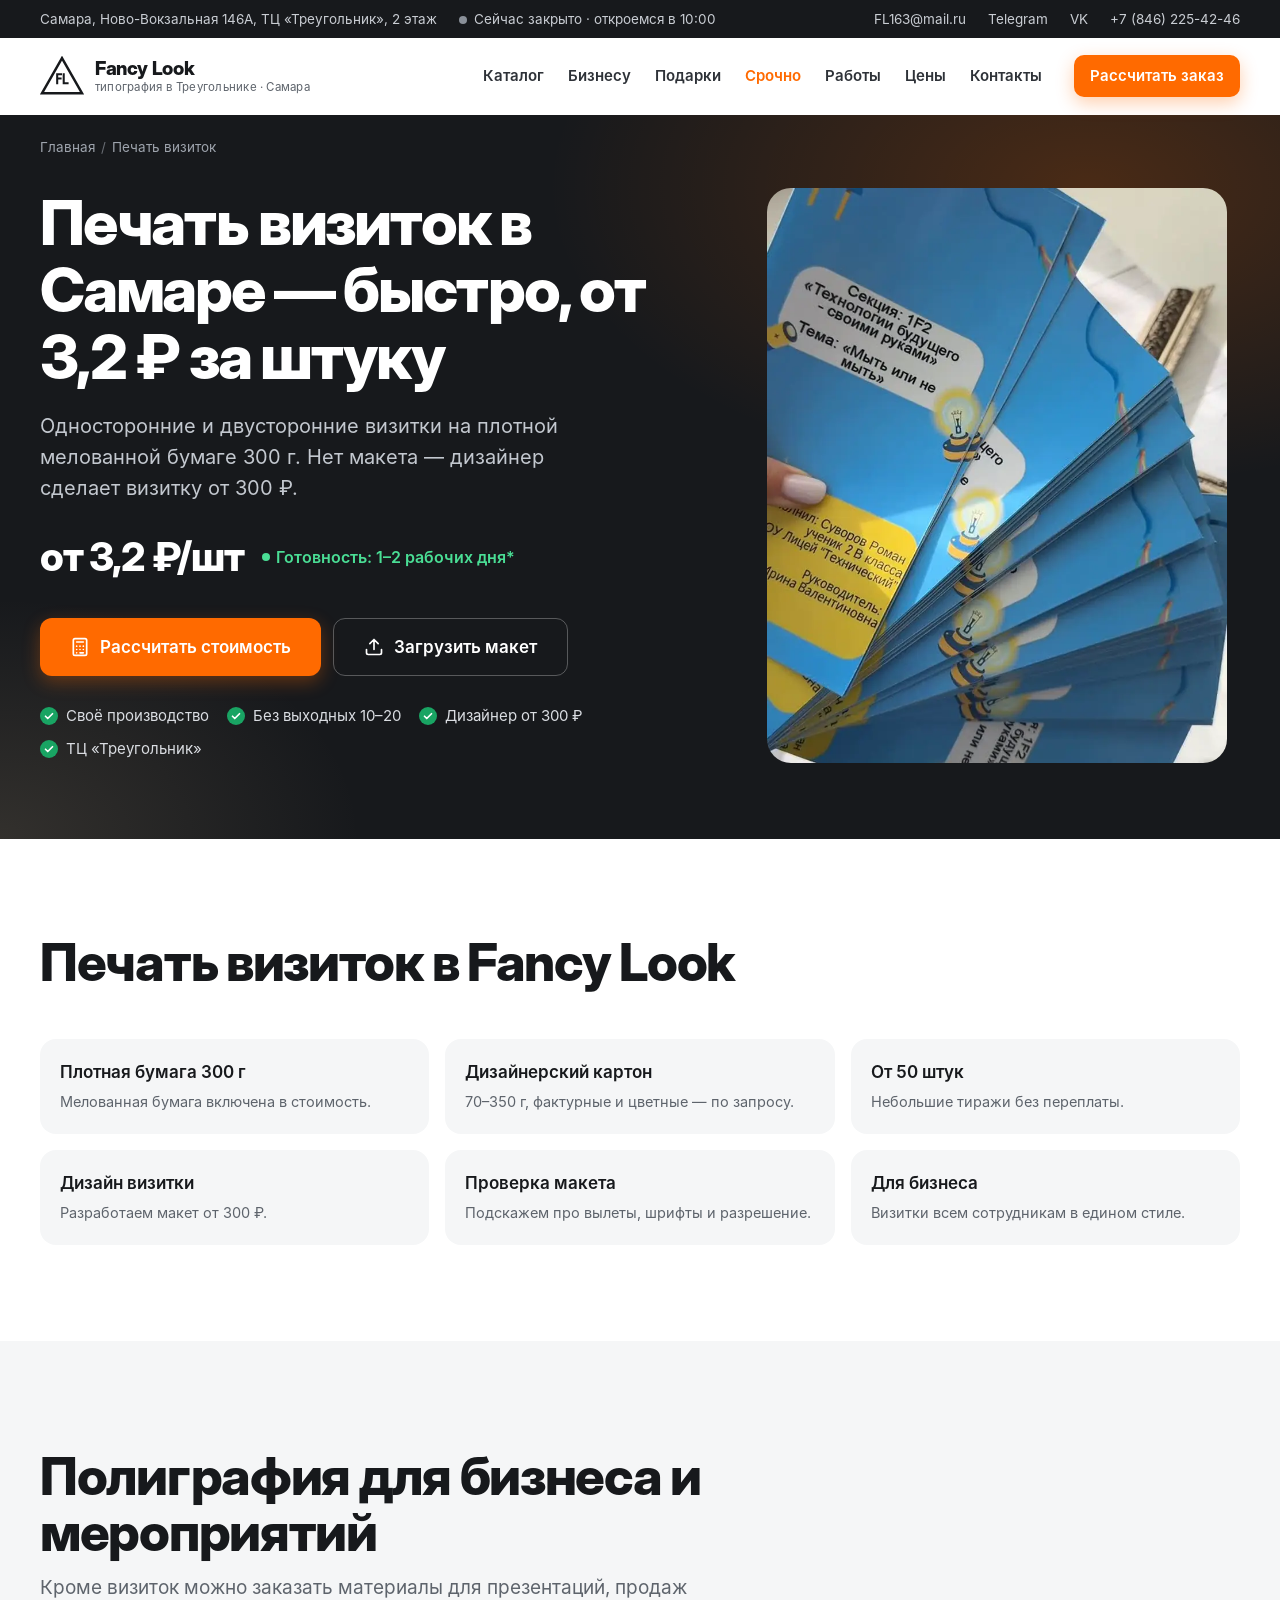
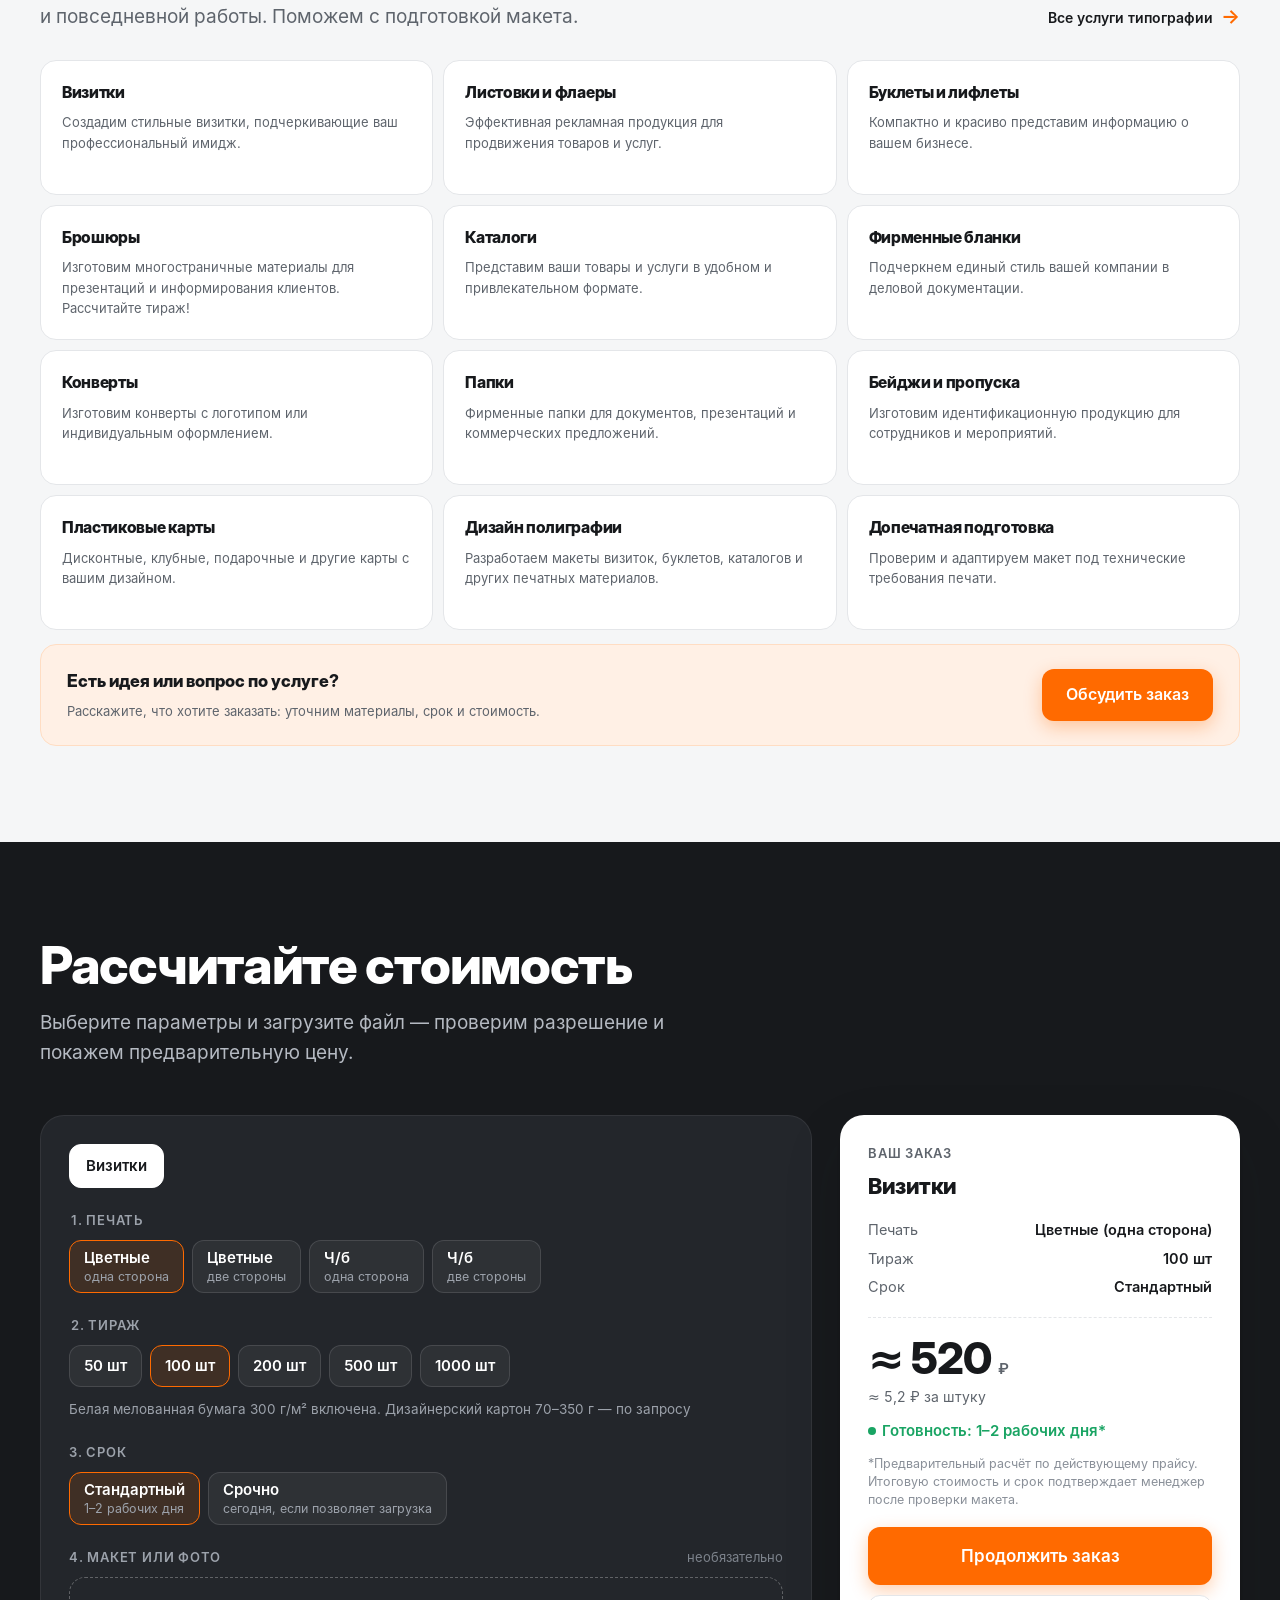
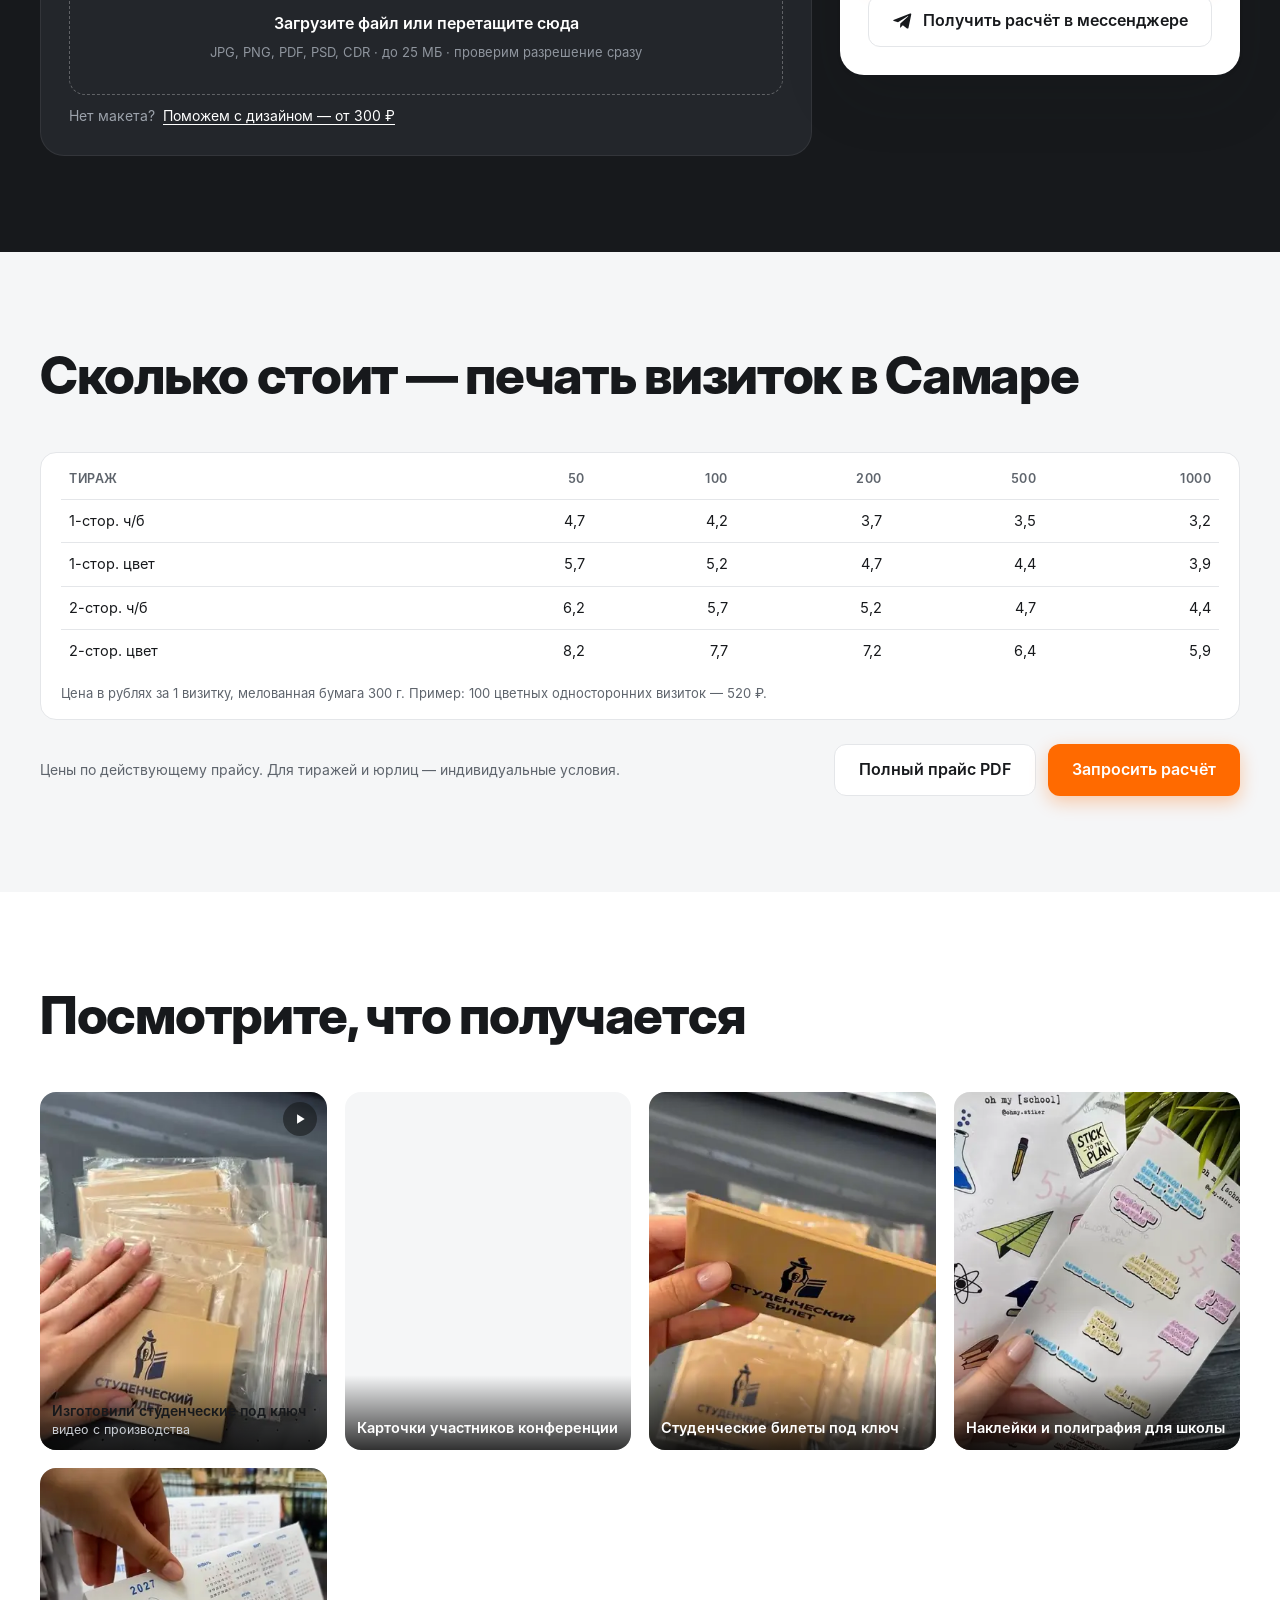
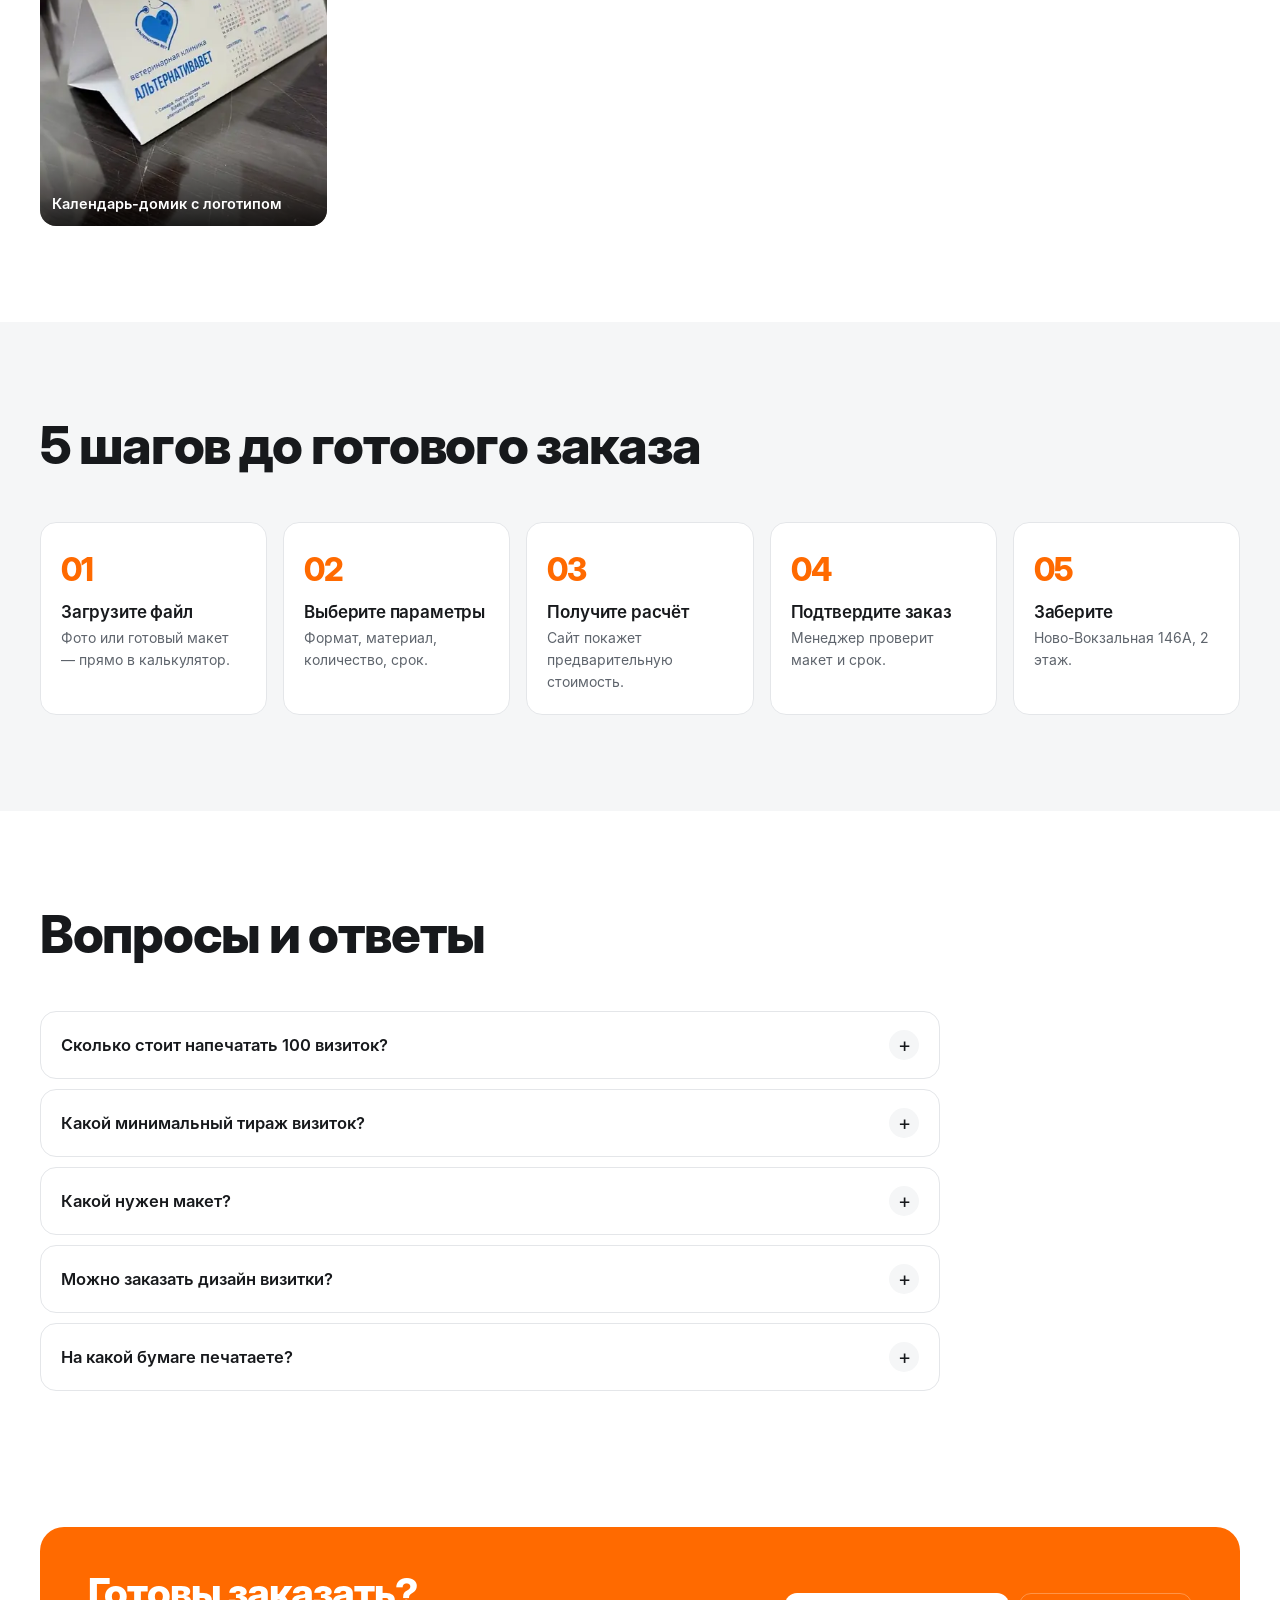
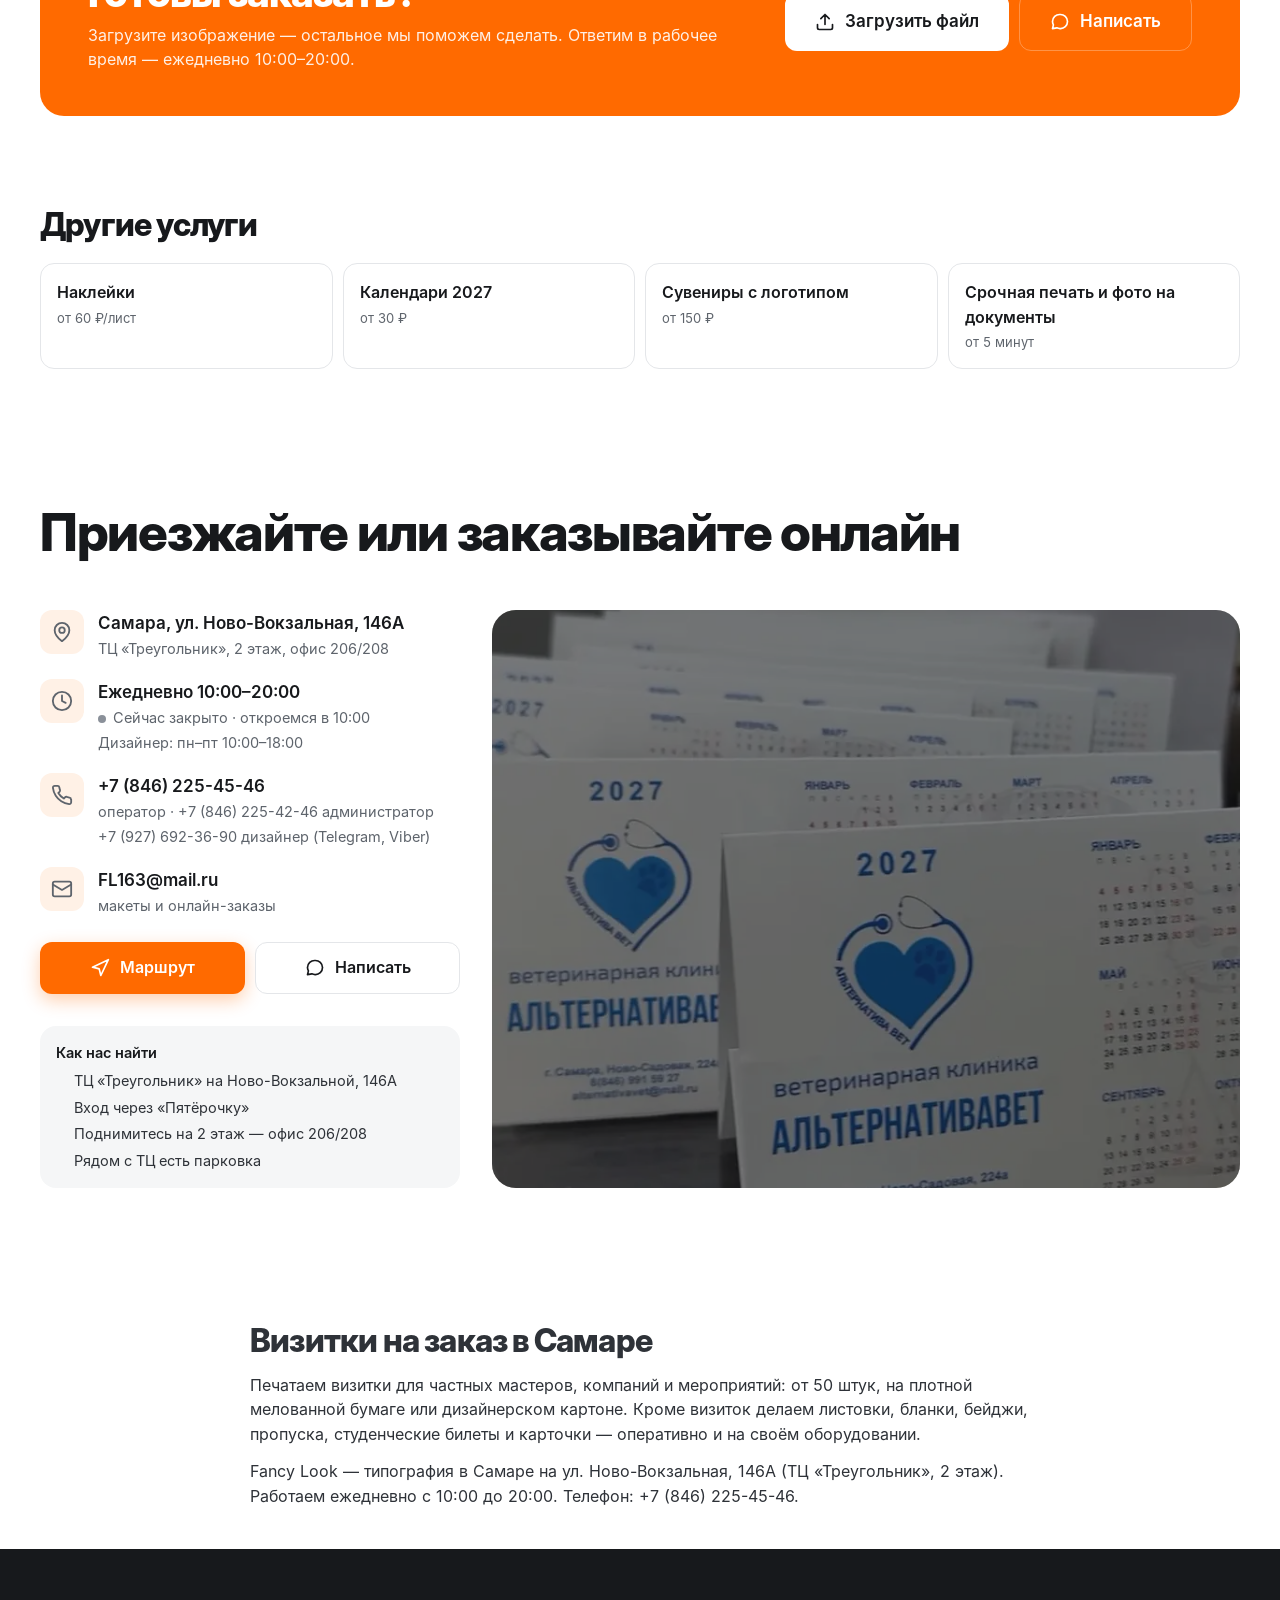
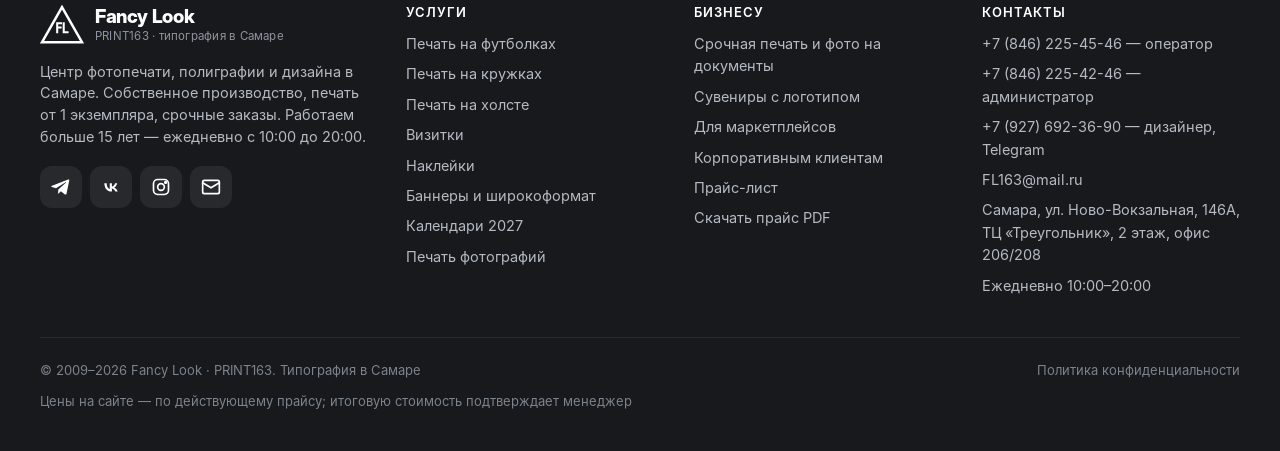
<file: pechat-vizitok-samara/index.html>
<!doctype html>
<html lang="ru" class="no-js">
<head>
<meta charset="utf-8">
<meta name="viewport" content="width=device-width, initial-scale=1, viewport-fit=cover">
<title>Печать визиток в Самаре — от 3,2 ₽/шт, срочно | Fancy Look</title>
<meta name="description" content="Визитки в Самаре: 100 цветных визиток — 520 ₽, от 3,2 ₽ за штуку. Мелованная бумага 300 г, дизайнерский картон, односторонние и двусторонние. Дизайн визитки от 300 ₽. Калькулятор онлайн.">
<meta name="robots" content="index, follow, max-image-preview:large">
<link rel="canonical" href="https://print163.ru/pechat-vizitok-samara/">
<meta name="theme-color" content="#17191C">
<meta name="format-detection" content="telephone=no">
<meta name="geo.region" content="RU-SAM">
<meta name="geo.placename" content="Самара">
<meta property="og:type" content="website">
<meta property="og:locale" content="ru_RU">
<meta property="og:site_name" content="Fancy Look · PRINT163">
<meta property="og:title" content="Печать визиток в Самаре — от 3,2 ₽/шт, срочно | Fancy Look">
<meta property="og:description" content="Визитки в Самаре: 100 цветных визиток — 520 ₽, от 3,2 ₽ за штуку. Мелованная бумага 300 г, дизайнерский картон, односторонние и двусторонние. Дизайн визитки от 300 ₽. Калькулятор онлайн.">
<meta property="og:url" content="https://print163.ru/pechat-vizitok-samara/">
<meta property="og:image" content="https://print163.ru/assets/img/og-image.jpg">
<meta property="og:image:width" content="1200">
<meta property="og:image:height" content="630">
<meta name="twitter:card" content="summary_large_image">
<!-- Подтверждение прав: вставьте коды из Яндекс Вебмастера и Google Search Console -->
<!-- <meta name="yandex-verification" content="XXXXXXXX"> -->
<!-- <meta name="google-site-verification" content="XXXXXXXX"> -->
<link rel="icon" href="../favicon.svg" type="image/svg+xml">
<link rel="icon" href="../favicon-32.png" sizes="32x32" type="image/png">
<link rel="apple-touch-icon" href="../apple-touch-icon.png">
<link rel="manifest" href="../manifest.webmanifest">
<link rel="preload" href="../assets/fonts/interdisplay-800.woff" as="font" type="font/woff" crossorigin>
<link rel="preload" href="../assets/fonts/inter-400.woff" as="font" type="font/woff" crossorigin>
<link rel="stylesheet" href="../assets/css/style.css?v=20261109">
<link rel="alternate" type="text/plain" title="LLM summary" href="../llms.txt">
<script type="application/ld+json">{"@context":"https://schema.org","@type":"Service","name":"Печать визиток в Самаре — быстро, от 3,2 ₽ за штуку","serviceType":"Печать визиток","description":"Визитки в Самаре: 100 цветных визиток — 520 ₽, от 3,2 ₽ за штуку. Мелованная бумага 300 г, дизайнерский картон, односторонние и двусторонние. Дизайн визитки от 300 ₽. Калькулятор онлайн.","provider":{"@context":"https://schema.org","@type":"LocalBusiness","@id":"https://print163.ru/#org","additionalType":"https://www.wikidata.org/wiki/Q1251750","name":"Fancy Look — типография и центр фотопечати (PRINT163)","alternateName":["Fancy Look","PRINT163","Типография в Треугольнике","Фэнси Лук"],"description":"Типография и центр фотопечати в Самаре: печать на футболках и кружках, визитки, наклейки, баннеры, холсты, календари, фото на документы, сувениры с логотипом. Собственное производство, от 1 экземпляра, срочные заказы.","url":"https://print163.ru/","logo":"https://print163.ru/assets/img/icon-512.png","image":["https://print163.ru/assets/img/og-image.jpg","https://print163.ru/assets/img/pechat-nakleek-samara-800.jpg","https://print163.ru/assets/img/brendirovanie-futbolok-samara-800.jpg"],"telephone":"+7 (846) 225-45-46","email":"FL163@mail.ru","priceRange":"₽–₽₽","currenciesAccepted":"RUB","paymentAccepted":"Наличные, банковская карта, СБП, безналичный расчёт","address":{"@type":"PostalAddress","streetAddress":"ул. Ново-Вокзальная, 146А, ТЦ «Треугольник», 2 этаж, офис 206/208","addressLocality":"Самара","addressRegion":"Самарская область","addressCountry":"RU"},"hasMap":"https://yandex.ru/maps/?text=Самара%2C%20Ново-Вокзальная%20146А","areaServed":[{"@type":"City","name":"Самара"},{"@type":"AdministrativeArea","name":"Самарская область"}],"openingHoursSpecification":[{"@type":"OpeningHoursSpecification","dayOfWeek":["Monday","Tuesday","Wednesday","Thursday","Friday","Saturday","Sunday"],"opens":"10:00","closes":"20:00"}],"contactPoint":[{"@type":"ContactPoint","telephone":"+7 (846) 225-45-46","contactType":"customer service","areaServed":"RU","availableLanguage":"ru"},{"@type":"ContactPoint","telephone":"+7 (846) 225-42-46","contactType":"sales","areaServed":"RU","availableLanguage":"ru"},{"@type":"ContactPoint","telephone":"+7 (927) 692-36-90","contactType":"technical support","description":"Дизайнер, Telegram/Viber","availableLanguage":"ru"}],"sameAs":["https://vk.com/print163ru","https://t.me/print163","https://www.instagram.com/fl163_print/"],"knowsAbout":["оперативная полиграфия","цифровая печать","печать на футболках","сублимационная печать на кружках","широкоформатная печать","УФ-печать","лазерная гравировка","печать на холсте","фото на документы"]},"areaServed":{"@type":"City","name":"Самара"},"url":"https://print163.ru/pechat-vizitok-samara/","image":"https://print163.ru/assets/img/kartochki-dlya-konferencii-800.jpg","offers":{"@type":"AggregateOffer","priceCurrency":"RUB","lowPrice":"3.2","availability":"https://schema.org/InStock","url":"https://print163.ru/pechat-vizitok-samara/"}}</script><script type="application/ld+json">{"@context":"https://schema.org","@type":"BreadcrumbList","itemListElement":[{"@type":"ListItem","position":1,"name":"Главная","item":"https://print163.ru/"},{"@type":"ListItem","position":2,"name":"Печать визиток","item":"https://print163.ru/pechat-vizitok-samara/"}]}</script><script type="application/ld+json">{"@context":"https://schema.org","@type":"FAQPage","mainEntity":[{"@type":"Question","name":"Сколько стоит напечатать 100 визиток?","acceptedAnswer":{"@type":"Answer","text":"100 цветных односторонних визиток — 520 ₽ (5,2 ₽/шт.), двусторонних — 770 ₽. Ч/б — 420 ₽ и 570 ₽."}},{"@type":"Question","name":"Какой минимальный тираж визиток?","acceptedAnswer":{"@type":"Answer","text":"От 50 штук."}},{"@type":"Question","name":"Какой нужен макет?","acceptedAnswer":{"@type":"Answer","text":"PDF или CDR размером 90×50 мм + вылеты по 2 мм, текст в кривых, 300 dpi."}},{"@type":"Question","name":"Можно заказать дизайн визитки?","acceptedAnswer":{"@type":"Answer","text":"Да, услуги дизайнера — от 300 ₽."}},{"@type":"Question","name":"На какой бумаге печатаете?","acceptedAnswer":{"@type":"Answer","text":"Стандарт — мелованная 300 г. Дизайнерский картон 70–350 г — по запросу."}}]}</script>
<link rel="stylesheet" href="../assets/css/catalog-expand.css"><script type="application/ld+json">{"@context":"https://schema.org","@type":"OfferCatalog","name":"Полиграфия для бизнеса и мероприятий","itemListElement":[{"@type":"Offer","itemOffered":{"@type":"Service","name":"Визитки","description":"Создадим стильные визитки, подчеркивающие ваш профессиональный имидж."}},{"@type":"Offer","itemOffered":{"@type":"Service","name":"Листовки и флаеры","description":"Эффективная рекламная продукция для продвижения товаров и услуг."}},{"@type":"Offer","itemOffered":{"@type":"Service","name":"Буклеты и лифлеты","description":"Компактно и красиво представим информацию о вашем бизнесе."}},{"@type":"Offer","itemOffered":{"@type":"Service","name":"Брошюры","description":"Изготовим многостраничные материалы для презентаций и информирования клиентов. Рассчитайте тираж!"}},{"@type":"Offer","itemOffered":{"@type":"Service","name":"Каталоги","description":"Представим ваши товары и услуги в удобном и привлекательном формате."}},{"@type":"Offer","itemOffered":{"@type":"Service","name":"Фирменные бланки","description":"Подчеркнем единый стиль вашей компании в деловой документации."}},{"@type":"Offer","itemOffered":{"@type":"Service","name":"Конверты","description":"Изготовим конверты с логотипом или индивидуальным оформлением."}},{"@type":"Offer","itemOffered":{"@type":"Service","name":"Папки","description":"Фирменные папки для документов, презентаций и коммерческих предложений."}},{"@type":"Offer","itemOffered":{"@type":"Service","name":"Бейджи и пропуска","description":"Изготовим идентификационную продукцию для сотрудников и мероприятий."}},{"@type":"Offer","itemOffered":{"@type":"Service","name":"Пластиковые карты","description":"Дисконтные, клубные, подарочные и другие карты с вашим дизайном."}},{"@type":"Offer","itemOffered":{"@type":"Service","name":"Дизайн полиграфии","description":"Разработаем макеты визиток, буклетов, каталогов и других печатных материалов."}},{"@type":"Offer","itemOffered":{"@type":"Service","name":"Допечатная подготовка","description":"Проверим и адаптируем макет под технические требования печати."}}]}</script></head>
<body data-root="../" data-product="cards">
<a class="skip" href="#main">К содержимому</a>
<div class="topbar"><div class="container">
  <div class="topbar__l"><span>Самара, Ново-Вокзальная 146А, ТЦ «Треугольник», 2 этаж</span><span data-open-status>Ежедневно 10:00–20:00</span></div>
  <div class="topbar__r"><a href="mailto:FL163@mail.ru">FL163@mail.ru</a><a href="https://t.me/+79276923690" target="_blank" rel="noopener">Telegram</a><a href="https://vk.com/print163ru" target="_blank" rel="noopener">VK</a><a href="tel:+78462254246">+7 (846) 225-42-46</a></div>
</div></div>
<header class="header">
  <div class="container">
    <a class="logo" href="../" aria-label="Fancy Look — типография в Самаре, на главную">
      <span class="logo__mark"><svg viewBox="0 0 64 58" aria-hidden="true"><path d="M32 3 61 54H3Z" fill="none" stroke="currentColor" stroke-width="3.6"/><path fill="currentColor" d="M23.5 25h8.5v2.8h-5.5v3.4h4.9v2.8h-4.9V41h-3zM33 25h3v13.2h5.6V41H33z"/></svg></span>
      <span class="logo__txt"><span class="logo__name">Fancy Look</span><span class="logo__desc">типография в Треугольнике · Самара</span></span>
    </a>
    <nav class="nav" aria-label="Основное меню"><ul><li><a href="../#catalog">Каталог</a></li><li><a href="../#business">Бизнесу</a></li><li><a href="../#gifts">Подарки</a></li><li><a href="../srochnaya-pechat-samara/" class="is-hot">Срочно</a></li><li><a href="../#works">Работы</a></li><li><a href="../#price">Цены</a></li><li><a href="../#contacts">Контакты</a></li></ul></nav>
    <a class="header__phone" href="tel:+78462254546">+7 (846) 225-45-46<small>ежедневно 10:00–20:00</small></a>
    <a class="btn btn--primary btn--sm header__cta" href="../#calc" data-calc-open="">Рассчитать заказ</a>
    <a class="header__call" href="tel:+78462254546" aria-label="Позвонить +7 (846) 225-45-46"><svg viewBox="0 0 24 24" fill="none" stroke="currentColor" stroke-width="2" stroke-linecap="round" stroke-linejoin="round" aria-hidden="true"><path d="M22 16.9v3a2 2 0 0 1-2.2 2 19.8 19.8 0 0 1-8.6-3.1 19.5 19.5 0 0 1-6-6A19.8 19.8 0 0 1 2.1 4.2 2 2 0 0 1 4.1 2h3a2 2 0 0 1 2 1.7c.1.9.4 1.8.7 2.7a2 2 0 0 1-.5 2.1L8 9.8a16 16 0 0 0 6 6l1.3-1.3a2 2 0 0 1 2.1-.4c.9.3 1.8.6 2.7.7a2 2 0 0 1 1.7 2z"/></svg></a>
    <button class="burger" type="button" aria-label="Меню" aria-expanded="false" aria-controls="mnav"><span></span></button>
  </div>
</header>
<div class="mnav" id="mnav">
  <div class="mnav__group">Разделы</div><a href="../#catalog">Каталог</a><a href="../#business">Бизнесу</a><a href="../#gifts">Подарки</a><a href="../srochnaya-pechat-samara/">Срочно</a><a href="../#works">Работы</a><a href="../#price">Цены</a><a href="../#contacts">Контакты</a>
  <div class="mnav__group">Популярные услуги</div><a href="../pechat-na-futbolkah-samara/">Печать на футболках</a><a href="../pechat-na-kruzhkah-samara/">Печать на кружках</a><a href="../pechat-na-holste-samara/">Печать на холсте</a><a href="../pechat-vizitok-samara/">Визитки</a><a href="../pechat-nakleek-samara/">Наклейки</a><a href="../pechat-bannerov-samara/">Баннеры и широкоформат</a><a href="../kalendari-samara/">Календари 2027</a><a href="../fotopechat-samara/">Печать фотографий</a><a href="../srochnaya-pechat-samara/">Срочная печать и фото на документы</a><a href="../korporativnye-podarki-samara/">Сувениры с логотипом</a><a href="../pechat-dlya-marketpleysov-samara/">Для маркетплейсов</a>
  <div class="mnav__contacts">
    <a class="btn btn--primary" href="tel:+78462254546"><svg viewBox="0 0 24 24" fill="none" stroke="currentColor" stroke-width="2" stroke-linecap="round" stroke-linejoin="round" aria-hidden="true"><path d="M22 16.9v3a2 2 0 0 1-2.2 2 19.8 19.8 0 0 1-8.6-3.1 19.5 19.5 0 0 1-6-6A19.8 19.8 0 0 1 2.1 4.2 2 2 0 0 1 4.1 2h3a2 2 0 0 1 2 1.7c.1.9.4 1.8.7 2.7a2 2 0 0 1-.5 2.1L8 9.8a16 16 0 0 0 6 6l1.3-1.3a2 2 0 0 1 2.1-.4c.9.3 1.8.6 2.7.7a2 2 0 0 1 1.7 2z"/></svg> +7 (846) 225-45-46</a>
    <button class="btn btn--ghost" type="button" data-msgr><svg viewBox="0 0 24 24" fill="none" stroke="currentColor" stroke-width="2" stroke-linecap="round" stroke-linejoin="round" aria-hidden="true"><path d="M21 11.5a8.4 8.4 0 0 1-9 8.4 8.6 8.6 0 0 1-3.8-.9L3 20l1.1-4.6A8.4 8.4 0 0 1 3 11.5 8.5 8.5 0 0 1 12 3a8.5 8.5 0 0 1 9 8.5z"/></svg> Написать в мессенджер</button>
  </div>
</div>
<main id="main">
<section class="hero">
  <div class="container">
    <nav class="crumbs" aria-label="Хлебные крошки"><a href="../">Главная</a><span>/</span>Печать визиток</nav>
    <div class="lhero">
      <div>
        <h1>Печать визиток в Самаре — быстро, от 3,2 ₽ за штуку</h1>
        <p class="hero__lead">Односторонние и двусторонние визитки на плотной мелованной бумаге 300 г. Нет макета — дизайнер сделает визитку от 300 ₽.</p>
        <div class="lhero__price"><b>от 3,2 ₽/шт</b><span class="ready">Готовность: 1–2 рабочих дня*</span></div>
        <div class="hero__cta">
          <a class="btn btn--primary btn--lg" href="#calc" data-calc-open="cards"><svg viewBox="0 0 24 24" fill="none" stroke="currentColor" stroke-width="2" stroke-linecap="round" stroke-linejoin="round" aria-hidden="true"><rect x="4" y="2" width="16" height="20" rx="2"/><path d="M8 6h8M8 11h.01M12 11h.01M16 11h.01M8 15h.01M12 15h.01M16 15h.01M8 19h.01M12 19h4"/></svg> Рассчитать стоимость</a>
          <a class="btn btn--ghost-light btn--lg" href="#calc" data-upload><svg viewBox="0 0 24 24" fill="none" stroke="currentColor" stroke-width="2" stroke-linecap="round" stroke-linejoin="round" aria-hidden="true"><path d="M21 15v4a2 2 0 0 1-2 2H5a2 2 0 0 1-2-2v-4M17 8l-5-5-5 5M12 3v12"/></svg> Загрузить макет</a>
        </div>
        <ul class="hero__checks"><li>Своё производство</li><li>Без выходных 10–20</li><li>Дизайнер от 300 ₽</li><li>ТЦ «Треугольник»</li></ul>
      </div>
      <div class="lhero__img"><picture><source type="image/webp" srcset="../assets/img/kartochki-dlya-konferencii-400.webp 400w, ../assets/img/kartochki-dlya-konferencii-800.webp 800w" sizes="(min-width:1024px) 460px, 100vw"><img src="../assets/img/kartochki-dlya-konferencii-800.jpg" width="800" height="1000" alt="Печать карточек и визиток — Fancy Look Самара" fetchpriority="high" decoding="async"></picture></div>
    </div>
  </div>
</section>

<section class="section">
  <div class="container">
    <div class="sec-head rv"><h2 class="h-sec">Печать визиток в Fancy Look</h2></div>
    <ul class="feat"><li class="rv"><b>Плотная бумага 300 г</b><span>Мелованная бумага включена в стоимость.</span></li><li class="rv"><b>Дизайнерский картон</b><span>70–350 г, фактурные и цветные — по запросу.</span></li><li class="rv"><b>От 50 штук</b><span>Небольшие тиражи без переплаты.</span></li><li class="rv"><b>Дизайн визитки</b><span>Разработаем макет от 300 ₽.</span></li><li class="rv"><b>Проверка макета</b><span>Подскажем про вылеты, шрифты и разрешение.</span></li><li class="rv"><b>Для бизнеса</b><span>Визитки всем сотрудникам в едином стиле.</span></li></ul>
  </div>
</section>

<section class="topic-services section section--gray" id="services-detail"><div class="container"><div class="topic-header"><div><h2 class="h-sec">Полиграфия для бизнеса и мероприятий</h2><p class="sub">Кроме визиток можно заказать материалы для презентаций, продаж и повседневной работы. Поможем с подготовкой макета.</p></div><a class="topic-all" href="../uslugi/">Все услуги типографии <span aria-hidden="true">→</span></a></div><div class="topic-grid"><article class="topic-card"><h3>Визитки</h3><p>Создадим стильные визитки, подчеркивающие ваш профессиональный имидж.</p></article><article class="topic-card"><h3>Листовки и флаеры</h3><p>Эффективная рекламная продукция для продвижения товаров и услуг.</p></article><article class="topic-card"><h3>Буклеты и лифлеты</h3><p>Компактно и красиво представим информацию о вашем бизнесе.</p></article><article class="topic-card"><h3>Брошюры</h3><p>Изготовим многостраничные материалы для презентаций и информирования клиентов. Рассчитайте тираж!</p></article><article class="topic-card"><h3>Каталоги</h3><p>Представим ваши товары и услуги в удобном и привлекательном формате.</p></article><article class="topic-card"><h3>Фирменные бланки</h3><p>Подчеркнем единый стиль вашей компании в деловой документации.</p></article><article class="topic-card"><h3>Конверты</h3><p>Изготовим конверты с логотипом или индивидуальным оформлением.</p></article><article class="topic-card"><h3>Папки</h3><p>Фирменные папки для документов, презентаций и коммерческих предложений.</p></article><article class="topic-card"><h3>Бейджи и пропуска</h3><p>Изготовим идентификационную продукцию для сотрудников и мероприятий.</p></article><article class="topic-card"><h3>Пластиковые карты</h3><p>Дисконтные, клубные, подарочные и другие карты с вашим дизайном.</p></article><article class="topic-card"><h3>Дизайн полиграфии</h3><p>Разработаем макеты визиток, буклетов, каталогов и других печатных материалов.</p></article><article class="topic-card"><h3>Допечатная подготовка</h3><p>Проверим и адаптируем макет под технические требования печати.</p></article></div><div class="topic-cta"><div><strong>Есть идея или вопрос по услуге?</strong><p>Расскажите, что хотите заказать: уточним материалы, срок и стоимость.</p></div><a class="btn btn--primary" href="https://t.me/print163" target="_blank" rel="noopener">Обсудить заказ</a></div></div></section>
<section class="section section--dark" id="calc">
  <div class="container">
    <div class="sec-head rv"><h2 class="h-sec">Рассчитайте стоимость</h2><p class="sub">Выберите параметры и загрузите файл — проверим разрешение и покажем предварительную цену.</p></div>
    <div class="calc" data-calc data-products="cards" data-default="cards">
  <div class="calc__main">
    <div class="calc__tabs" role="tablist" aria-label="Что печатаем"></div>
    <div class="calc__body"></div>
  </div>
  <aside class="calc__aside" aria-live="polite">
    <div class="summary">
      <div class="preview"></div>
      <div class="summary__title">Ваш заказ</div>
      <div class="summary__name"></div>
      <dl></dl>
      <div class="summary__total">
        <div class="summary__price"></div>
        <div class="summary__unit"></div>
        <div class="ready"></div>
      </div>
      <p class="summary__note">*Предварительный расчёт по действующему прайсу. Итоговую стоимость и срок подтверждает менеджер после проверки макета.</p>
      <div class="summary__btns">
        <button type="button" class="btn btn--primary btn--lg" data-calc-order>Продолжить заказ</button>
        <button type="button" class="btn btn--ghost" data-calc-msgr><svg viewBox="0 0 24 24" fill="currentColor" aria-hidden="true"><path d="M21.9 4.3 18.6 20c-.2 1.1-.9 1.4-1.8.9l-5-3.7-2.4 2.3c-.3.3-.5.5-1 .5l.4-5.1 9.3-8.4c.4-.4-.1-.6-.6-.2L6 13.5l-4.9-1.5c-1.1-.3-1.1-1.1.2-1.6L20.5 3c.9-.3 1.7.2 1.4 1.3z"/></svg> Получить расчёт в мессенджере</button>
      </div>
    </div>
  </aside>
</div>
  </div>
</section>

<section class="section section--gray" id="price">
  <div class="container">
    <div class="sec-head rv"><h2 class="h-sec">Сколько стоит — печать визиток в Самаре</h2></div>
    <div class="acc rv" style="padding:6px 20px 16px"><div class="acc__body" style="padding:0"><table class="pt"><thead><tr><th>Тираж</th><th>50</th><th>100</th><th>200</th><th>500</th><th>1000</th></tr></thead><tbody><tr><td>1-стор. ч/б</td><td>4,7</td><td>4,2</td><td>3,7</td><td>3,5</td><td>3,2</td></tr><tr><td>1-стор. цвет</td><td>5,7</td><td>5,2</td><td>4,7</td><td>4,4</td><td>3,9</td></tr><tr><td>2-стор. ч/б</td><td>6,2</td><td>5,7</td><td>5,2</td><td>4,7</td><td>4,4</td></tr><tr><td>2-стор. цвет</td><td>8,2</td><td>7,7</td><td>7,2</td><td>6,4</td><td>5,9</td></tr></tbody></table><p class="pt-note">Цена в рублях за 1 визитку, мелованная бумага 300 г. Пример: 100 цветных односторонних визиток — 520 ₽.</p></div></div>
    <div class="price-cta"><p>Цены по действующему прайсу. Для тиражей и юрлиц — индивидуальные условия.</p><a class="btn btn--ghost" href="../assets/price/pamyatka_klienta.pdf" target="_blank" rel="noopener">Полный прайс PDF</a><button type="button" class="btn btn--primary" data-order="Печать визиток">Запросить расчёт</button></div>
  </div>
</section>

<section class="section" id="works">
  <div class="container">
    <div class="sec-head rv"><h2 class="h-sec">Посмотрите, что получается</h2></div>
    <div class="works"><figure class="reel rv" style="aspect-ratio:4/5"><video data-auto data-src="../assets/video/studencheskie-bilety.mp4" poster="../assets/video/studencheskie-bilety.webp" muted loop playsinline preload="none" aria-label="Видео: Изготовили студенческие под ключ"></video><span class="reel__play"><svg viewBox="0 0 24 24" fill="currentColor" aria-hidden="true"><path d="M7 4v16l13-8z"/></svg></span><figcaption>Изготовили студенческие под ключ<small>видео с производства</small></figcaption></figure><figure class="work rv" tabindex="0"><picture><source type="image/webp" srcset="../assets/img/kartochki-dlya-konferencii-400.webp 400w, ../assets/img/kartochki-dlya-konferencii-800.webp 800w" sizes="(min-width:1100px) 300px, (min-width:768px) 33vw, 50vw"><img src="../assets/img/kartochki-dlya-konferencii-800.jpg" width="800" height="1000" alt="Карточки участников конференции" loading="lazy" decoding="async"></picture><figcaption>Карточки участников конференции</figcaption></figure><figure class="work rv" tabindex="0"><picture><source type="image/webp" srcset="../assets/img/studencheskiy-bilet-pod-klyuch-400.webp 400w, ../assets/img/studencheskiy-bilet-pod-klyuch-800.webp 800w" sizes="(min-width:1100px) 300px, (min-width:768px) 33vw, 50vw"><img src="../assets/img/studencheskiy-bilet-pod-klyuch-800.jpg" width="800" height="1000" alt="Студенческие билеты под ключ" loading="lazy" decoding="async"></picture><figcaption>Студенческие билеты под ключ</figcaption></figure><figure class="work rv" tabindex="0"><picture><source type="image/webp" srcset="../assets/img/stikerpaki-dlya-shkoly-400.webp 400w, ../assets/img/stikerpaki-dlya-shkoly-800.webp 800w" sizes="(min-width:1100px) 300px, (min-width:768px) 33vw, 50vw"><img src="../assets/img/stikerpaki-dlya-shkoly-800.jpg" width="800" height="1000" alt="Наклейки и полиграфия для школы" loading="lazy" decoding="async"></picture><figcaption>Наклейки и полиграфия для школы</figcaption></figure><figure class="work rv" tabindex="0"><picture><source type="image/webp" srcset="../assets/img/kalendar-domik-s-logotipom-400.webp 400w, ../assets/img/kalendar-domik-s-logotipom-800.webp 800w" sizes="(min-width:1100px) 300px, (min-width:768px) 33vw, 50vw"><img src="../assets/img/kalendar-domik-s-logotipom-800.jpg" width="800" height="1000" alt="Календарь-домик с логотипом" loading="lazy" decoding="async"></picture><figcaption>Календарь-домик с логотипом</figcaption></figure></div>
  </div>
</section>

<section class="section section--gray">
  <div class="container">
    <div class="sec-head rv"><h2 class="h-sec">5 шагов до готового заказа</h2></div>
    <ol class="steps">
      <li class="step rv"><h3>Загрузите файл</h3><p>Фото или готовый макет — прямо в калькулятор.</p></li>
      <li class="step rv"><h3>Выберите параметры</h3><p>Формат, материал, количество, срок.</p></li>
      <li class="step rv"><h3>Получите расчёт</h3><p>Сайт покажет предварительную стоимость.</p></li>
      <li class="step rv"><h3>Подтвердите заказ</h3><p>Менеджер проверит макет и срок.</p></li>
      <li class="step rv"><h3>Заберите</h3><p>Ново-Вокзальная 146А, 2 этаж.</p></li>
    </ol>
  </div>
</section>

<section class="section" id="faq">
  <div class="container">
    <div class="sec-head rv"><h2 class="h-sec">Вопросы и ответы</h2></div>
    <div class="faq"><details class="acc"><summary>Сколько стоит напечатать 100 визиток?</summary><div class="acc__body"><p>100 цветных односторонних визиток — 520 ₽ (5,2 ₽/шт.), двусторонних — 770 ₽. Ч/б — 420 ₽ и 570 ₽.</p></div></details><details class="acc"><summary>Какой минимальный тираж визиток?</summary><div class="acc__body"><p>От 50 штук.</p></div></details><details class="acc"><summary>Какой нужен макет?</summary><div class="acc__body"><p>PDF или CDR размером 90×50 мм + вылеты по 2 мм, текст в кривых, 300 dpi.</p></div></details><details class="acc"><summary>Можно заказать дизайн визитки?</summary><div class="acc__body"><p>Да, услуги дизайнера — от 300 ₽.</p></div></details><details class="acc"><summary>На какой бумаге печатаете?</summary><div class="acc__body"><p>Стандарт — мелованная 300 г. Дизайнерский картон 70–350 г — по запросу.</p></div></details></div>
  </div>
</section>

<section class="section section--tight">
  <div class="container">
    <div class="final rv">
      <div><h2>Готовы заказать?</h2><p>Загрузите изображение — остальное мы поможем сделать. Ответим в рабочее время — ежедневно 10:00–20:00.</p></div>
      <div class="final__btns"><a class="btn btn--white btn--lg" href="#calc" data-upload><svg viewBox="0 0 24 24" fill="none" stroke="currentColor" stroke-width="2" stroke-linecap="round" stroke-linejoin="round" aria-hidden="true"><path d="M21 15v4a2 2 0 0 1-2 2H5a2 2 0 0 1-2-2v-4M17 8l-5-5-5 5M12 3v12"/></svg> Загрузить файл</a><button type="button" class="btn btn--ghost-light btn--lg" data-msgr><svg viewBox="0 0 24 24" fill="none" stroke="currentColor" stroke-width="2" stroke-linecap="round" stroke-linejoin="round" aria-hidden="true"><path d="M21 11.5a8.4 8.4 0 0 1-9 8.4 8.6 8.6 0 0 1-3.8-.9L3 20l1.1-4.6A8.4 8.4 0 0 1 3 11.5 8.5 8.5 0 0 1 12 3a8.5 8.5 0 0 1 9 8.5z"/></svg> Написать</button></div>
    </div>
  </div>
</section>

<section class="section section--tight">
  <div class="container">
    <h2 class="h-sec" style="font-size:clamp(24px,3vw,32px);margin-bottom:20px">Другие услуги</h2>
    <div class="related"><a href="../pechat-nakleek-samara/">Наклейки<small>от 60 ₽/лист</small></a><a href="../kalendari-samara/">Календари 2027<small>от 30 ₽</small></a><a href="../korporativnye-podarki-samara/">Сувениры с логотипом<small>от 150 ₽</small></a><a href="../srochnaya-pechat-samara/">Срочная печать и фото на документы<small>от 5 минут</small></a></div>
  </div>
</section>

<section class="section" id="contacts">
  <div class="container">
    <div class="sec-head rv"><h2 class="h-sec">Приезжайте или заказывайте онлайн</h2></div>
    <div class="contacts">
      <div class="cinfo rv">
        <div class="cinfo__item"><span class="cinfo__ic"><svg viewBox="0 0 24 24" fill="none" stroke="currentColor" stroke-width="2" stroke-linecap="round" stroke-linejoin="round" aria-hidden="true"><path d="M20 10c0 6-8 12-8 12s-8-6-8-12a8 8 0 0 1 16 0z"/><circle cx="12" cy="10" r="3"/></svg></span><div><b>Самара, ул. Ново-Вокзальная, 146А</b><span>ТЦ «Треугольник», 2 этаж, офис 206/208</span></div></div>
        <div class="cinfo__item"><span class="cinfo__ic"><svg viewBox="0 0 24 24" fill="none" stroke="currentColor" stroke-width="2" stroke-linecap="round" stroke-linejoin="round" aria-hidden="true"><circle cx="12" cy="12" r="10"/><path d="M12 6v6l4 2"/></svg></span><div><b>Ежедневно 10:00–20:00</b><span data-open-status>без выходных</span><br><span>Дизайнер: пн–пт 10:00–18:00</span></div></div>
        <div class="cinfo__item"><span class="cinfo__ic"><svg viewBox="0 0 24 24" fill="none" stroke="currentColor" stroke-width="2" stroke-linecap="round" stroke-linejoin="round" aria-hidden="true"><path d="M22 16.9v3a2 2 0 0 1-2.2 2 19.8 19.8 0 0 1-8.6-3.1 19.5 19.5 0 0 1-6-6A19.8 19.8 0 0 1 2.1 4.2 2 2 0 0 1 4.1 2h3a2 2 0 0 1 2 1.7c.1.9.4 1.8.7 2.7a2 2 0 0 1-.5 2.1L8 9.8a16 16 0 0 0 6 6l1.3-1.3a2 2 0 0 1 2.1-.4c.9.3 1.8.6 2.7.7a2 2 0 0 1 1.7 2z"/></svg></span><div><b><a href="tel:+78462254546">+7 (846) 225-45-46</a></b><span>оператор · </span><a class="s" href="tel:+78462254246">+7 (846) 225-42-46</a><span> администратор</span><br><a class="s" href="tel:+79276923690">+7 (927) 692-36-90</a><span> дизайнер (Telegram, Viber)</span></div></div>
        <div class="cinfo__item"><span class="cinfo__ic"><svg viewBox="0 0 24 24" fill="none" stroke="currentColor" stroke-width="2" stroke-linecap="round" stroke-linejoin="round" aria-hidden="true"><rect x="2" y="4" width="20" height="16" rx="2"/><path d="m22 7-10 6L2 7"/></svg></span><div><b><a href="mailto:FL163@mail.ru">FL163@mail.ru</a></b><span>макеты и онлайн-заказы</span></div></div>
        <div class="cinfo__btns"><a class="btn btn--primary" href="https://yandex.ru/maps/?text=Самара%2C%20Ново-Вокзальная%20146А" target="_blank" rel="noopener"><svg viewBox="0 0 24 24" fill="none" stroke="currentColor" stroke-width="2" stroke-linecap="round" stroke-linejoin="round" aria-hidden="true"><path d="m3 11 19-9-9 19-2-8z"/></svg> Маршрут</a><button class="btn btn--ghost" type="button" data-msgr><svg viewBox="0 0 24 24" fill="none" stroke="currentColor" stroke-width="2" stroke-linecap="round" stroke-linejoin="round" aria-hidden="true"><path d="M21 11.5a8.4 8.4 0 0 1-9 8.4 8.6 8.6 0 0 1-3.8-.9L3 20l1.1-4.6A8.4 8.4 0 0 1 3 11.5 8.5 8.5 0 0 1 12 3a8.5 8.5 0 0 1 9 8.5z"/></svg> Написать</button></div>
        <div class="how"><b>Как нас найти</b><ol><li>ТЦ «Треугольник» на Ново-Вокзальной, 146А</li><li>Вход через «Пятёрочку»</li><li>Поднимитесь на 2 этаж — офис 206/208</li><li>Рядом с ТЦ есть парковка</li></ol></div>
      </div>
      <div class="map rv" data-map role="region" aria-label="Карта проезда"><div class="map__load"><b style="font-size:20px">Fancy Look на карте</b><span>Ново-Вокзальная, 146А, ТЦ «Треугольник»</span><span class="btn btn--white btn--sm">Показать карту</span></div></div>
    </div>
  </div>
</section>

<section class="section section--tight">
  <div class="container seo-text"><h2>Визитки на заказ в Самаре</h2><p>Печатаем визитки для частных мастеров, компаний и мероприятий: от 50 штук, на плотной мелованной бумаге или дизайнерском картоне. Кроме визиток делаем листовки, бланки, бейджи, пропуска, студенческие билеты и карточки — оперативно и на своём оборудовании.</p><p>Fancy Look — типография в Самаре на ул. Ново-Вокзальная, 146А (ТЦ «Треугольник», 2 этаж). Работаем ежедневно с 10:00 до 20:00. Телефон: +7 (846) 225-45-46.</p></div>
</section>
</main>
<footer class="footer">
  <div class="container">
    <div class="footer__grid">
      <div>
        <a class="logo" href="../"><span class="logo__mark"><svg viewBox="0 0 64 58" aria-hidden="true"><path d="M32 3 61 54H3Z" fill="none" stroke="currentColor" stroke-width="3.6"/><path fill="currentColor" d="M23.5 25h8.5v2.8h-5.5v3.4h4.9v2.8h-4.9V41h-3zM33 25h3v13.2h5.6V41H33z"/></svg></span><span class="logo__txt"><span class="logo__name">Fancy Look</span><span class="logo__desc">PRINT163 · типография в Самаре</span></span></a>
        <p class="footer__about">Центр фотопечати, полиграфии и дизайна в Самаре. Собственное производство, печать от 1 экземпляра, срочные заказы. Работаем больше 15 лет — ежедневно с 10:00 до 20:00.</p>
        <div class="footer__soc">
          <a href="https://t.me/+79276923690" target="_blank" rel="noopener" aria-label="Telegram"><svg viewBox="0 0 24 24" fill="currentColor" aria-hidden="true"><path d="M21.9 4.3 18.6 20c-.2 1.1-.9 1.4-1.8.9l-5-3.7-2.4 2.3c-.3.3-.5.5-1 .5l.4-5.1 9.3-8.4c.4-.4-.1-.6-.6-.2L6 13.5l-4.9-1.5c-1.1-.3-1.1-1.1.2-1.6L20.5 3c.9-.3 1.7.2 1.4 1.3z"/></svg></a>
          <a href="https://vk.com/print163ru" target="_blank" rel="noopener" aria-label="ВКонтакте"><svg viewBox="0 0 24 24" fill="currentColor" aria-hidden="true"><path d="M12.8 17.5c-5.5 0-8.6-3.8-8.8-10h2.8c.1 4.6 2.1 6.5 3.7 6.9V7.5h2.6v4c1.6-.2 3.3-2 3.8-4h2.6a7.7 7.7 0 0 1-3.5 5 8 8 0 0 1 4.1 5h-2.9a5 5 0 0 0-4.1-3.6v3.6z"/></svg></a>
          <a href="https://www.instagram.com/fl163_print/" target="_blank" rel="noopener nofollow" aria-label="Instagram fl163_print"><svg viewBox="0 0 24 24" fill="none" stroke="currentColor" stroke-width="2" aria-hidden="true"><rect x="3" y="3" width="18" height="18" rx="5"/><circle cx="12" cy="12" r="4"/><circle cx="17.5" cy="6.5" r="1" fill="currentColor"/></svg></a>
          <a href="mailto:FL163@mail.ru" aria-label="E-mail"><svg viewBox="0 0 24 24" fill="none" stroke="currentColor" stroke-width="2" stroke-linecap="round" stroke-linejoin="round" aria-hidden="true"><rect x="2" y="4" width="20" height="16" rx="2"/><path d="m22 7-10 6L2 7"/></svg></a>
        </div>
      </div>
      <div><h4>Услуги</h4><ul><li><a href="../pechat-na-futbolkah-samara/">Печать на футболках</a></li><li><a href="../pechat-na-kruzhkah-samara/">Печать на кружках</a></li><li><a href="../pechat-na-holste-samara/">Печать на холсте</a></li><li><a href="../pechat-vizitok-samara/">Визитки</a></li><li><a href="../pechat-nakleek-samara/">Наклейки</a></li><li><a href="../pechat-bannerov-samara/">Баннеры и широкоформат</a></li><li><a href="../kalendari-samara/">Календари 2027</a></li><li><a href="../fotopechat-samara/">Печать фотографий</a></li></ul></div>
      <div><h4>Бизнесу</h4><ul><li><a href="../srochnaya-pechat-samara/">Срочная печать и фото на документы</a></li><li><a href="../korporativnye-podarki-samara/">Сувениры с логотипом</a></li><li><a href="../pechat-dlya-marketpleysov-samara/">Для маркетплейсов</a></li><li><a href="../#business">Корпоративным клиентам</a></li><li><a href="../#price">Прайс-лист</a></li><li><a href="../assets/price/pamyatka_klienta.pdf" target="_blank" rel="noopener">Скачать прайс PDF</a></li></ul></div>
      <div><h4>Контакты</h4><ul>
        <li><a href="tel:+78462254546">+7 (846) 225-45-46</a> — оператор</li>
        <li><a href="tel:+78462254246">+7 (846) 225-42-46</a> — администратор</li>
        <li><a href="tel:+79276923690">+7 (927) 692-36-90</a> — дизайнер, Telegram</li>
        <li><a href="mailto:FL163@mail.ru">FL163@mail.ru</a></li>
        <li>Самара, ул. Ново-Вокзальная, 146А, ТЦ «Треугольник», 2 этаж, офис 206/208</li>
        <li>Ежедневно 10:00–20:00</li>
      </ul></div>
    </div>
    
    <div class="footer__bottom">
      <span>© 2009–2026 Fancy Look · PRINT163. Типография в Самаре</span>
      <a href="../politika-konfidencialnosti/">Политика конфиденциальности</a>
      <span>Цены на сайте — по действующему прайсу; итоговую стоимость подтверждает менеджер</span>
    </div>
  </div>
</footer>
<nav class="mbar" aria-label="Быстрые действия">
  <a href="tel:+78462254546"><svg viewBox="0 0 24 24" fill="none" stroke="currentColor" stroke-width="2" stroke-linecap="round" stroke-linejoin="round" aria-hidden="true"><path d="M22 16.9v3a2 2 0 0 1-2.2 2 19.8 19.8 0 0 1-8.6-3.1 19.5 19.5 0 0 1-6-6A19.8 19.8 0 0 1 2.1 4.2 2 2 0 0 1 4.1 2h3a2 2 0 0 1 2 1.7c.1.9.4 1.8.7 2.7a2 2 0 0 1-.5 2.1L8 9.8a16 16 0 0 0 6 6l1.3-1.3a2 2 0 0 1 2.1-.4c.9.3 1.8.6 2.7.7a2 2 0 0 1 1.7 2z"/></svg>Позвонить</a>
  <button type="button" data-msgr><svg viewBox="0 0 24 24" fill="none" stroke="currentColor" stroke-width="2" stroke-linecap="round" stroke-linejoin="round" aria-hidden="true"><path d="M21 11.5a8.4 8.4 0 0 1-9 8.4 8.6 8.6 0 0 1-3.8-.9L3 20l1.1-4.6A8.4 8.4 0 0 1 3 11.5 8.5 8.5 0 0 1 12 3a8.5 8.5 0 0 1 9 8.5z"/></svg>Написать</button>
  <a class="is-main" href="../#calc" data-calc-open=""><svg viewBox="0 0 24 24" fill="none" stroke="currentColor" stroke-width="2" stroke-linecap="round" stroke-linejoin="round" aria-hidden="true"><rect x="4" y="2" width="16" height="20" rx="2"/><path d="M8 6h8M8 11h.01M12 11h.01M16 11h.01M8 15h.01M12 15h.01M16 15h.01M8 19h.01M12 19h4"/></svg>Рассчитать</a>
</nav>
<div class="fab"><a class="btn btn--primary" href="../#calc" data-calc-open=""><svg viewBox="0 0 24 24" fill="none" stroke="currentColor" stroke-width="2" stroke-linecap="round" stroke-linejoin="round" aria-hidden="true"><rect x="4" y="2" width="16" height="20" rx="2"/><path d="M8 6h8M8 11h.01M12 11h.01M16 11h.01M8 15h.01M12 15h.01M16 15h.01M8 19h.01M12 19h4"/></svg> Рассчитать заказ</a></div>
<div class="modal" id="order" aria-hidden="true" role="dialog" aria-modal="true" aria-labelledby="order-t">
  <div class="modal__bg" data-close></div>
  <div class="modal__box" tabindex="-1">
    <button class="modal__x" type="button" data-close aria-label="Закрыть">×</button>
    <div class="order-form">
      <h2 id="order-t">Оформить заявку</h2>
      <p class="modal__lead">Проверим макет, подтвердим цену и срок. Ответим в рабочее время — ежедневно 10:00–20:00.</p>
      <div class="osum"></div>
      <form class="form" data-form="order" novalidate>
        <input type="hidden" name="summary"><input type="hidden" name="product">
        <input type="text" name="website" tabindex="-1" autocomplete="off" class="sr-only" aria-hidden="true">
        <div class="form__row">
          <label class="field"><span>Имя</span><input class="input" name="name" autocomplete="name" required placeholder="Как к вам обращаться"></label>
          <label class="field"><span>Телефон</span><input class="input" name="phone" type="tel" autocomplete="tel" inputmode="tel" required placeholder="+7 (___) ___-__-__"></label>
        </div>
        <div class="field"><span>Куда ответить</span><div class="channels opts">
          <label class="opt"><input type="radio" name="channel" value="Звонок" checked><span>Звонок</span></label>
          <label class="opt"><input type="radio" name="channel" value="Telegram"><span>Telegram</span></label>
          <label class="opt"><input type="radio" name="channel" value="ВКонтакте"><span>ВКонтакте</span></label>
          <label class="opt"><input type="radio" name="channel" value="E-mail"><span>E-mail</span></label>
        </div></div>
        <label class="field"><span>Комментарий</span><textarea class="input" name="comment" rows="3" placeholder="Что нужно, к какому сроку, тираж"></textarea></label>
        <label class="field order-file"><span>Макет или фото (необязательно)</span><input class="input" type="file" name="files[]" accept=".jpg,.jpeg,.png,.pdf,.psd,.cdr,.tif,.tiff,.ai,.eps,.svg,.heic,.webp,.doc,.docx" style="padding:12px;height:auto"></label>
        <p class="order-attached" style="font-size:14px;font-weight:500"></p>
        <label class="consent"><input type="checkbox" name="consent" required checked><span>Согласен на обработку персональных данных согласно <a href="../politika-konfidencialnosti/" target="_blank">политике конфиденциальности</a></span></label>
        <button class="btn btn--primary btn--lg btn--block" type="submit">Отправить заявку</button>
      </form>
    </div>
    <div class="order-done" hidden></div>
  </div>
</div>
<div class="modal" id="msgr" aria-hidden="true" role="dialog" aria-modal="true" aria-labelledby="msgr-t">
  <div class="modal__bg" data-close></div>
  <div class="modal__box" tabindex="-1">
    <button class="modal__x" type="button" data-close aria-label="Закрыть">×</button>
    <h2 id="msgr-t">Здравствуйте! Хочу заказать…</h2>
    <p class="modal__lead">Отметьте, что нужно — мы подготовим сообщение. В чате можно сразу приложить фото или макет.</p>
    <div class="msgr">
      <div class="opts"><label class="opt"><input type="checkbox" name="want" value="Футболку"><span>Футболку</span></label><label class="opt"><input type="checkbox" name="want" value="Кружку"><span>Кружку</span></label><label class="opt"><input type="checkbox" name="want" value="Холст"><span>Холст</span></label><label class="opt"><input type="checkbox" name="want" value="Визитки"><span>Визитки</span></label><label class="opt"><input type="checkbox" name="want" value="Наклейки"><span>Наклейки</span></label><label class="opt"><input type="checkbox" name="want" value="Баннер"><span>Баннер</span></label><label class="opt"><input type="checkbox" name="want" value="Календари"><span>Календари</span></label><label class="opt"><input type="checkbox" name="want" value="Фото"><span>Фото</span></label><label class="opt"><input type="checkbox" name="want" value="Полиграфию"><span>Полиграфию</span></label><label class="opt"><input type="checkbox" name="want" value="Сувениры с логотипом"><span>Сувениры с логотипом</span></label><label class="opt"><input type="checkbox" name="want" value="Другое"><span>Другое</span></label></div>
      <div class="osum"></div>
      <div class="msgr__go">
        <a class="btn btn--primary" href="https://t.me/+79276923690" target="_blank" rel="noopener" data-go="tg"><svg viewBox="0 0 24 24" fill="currentColor" aria-hidden="true"><path d="M21.9 4.3 18.6 20c-.2 1.1-.9 1.4-1.8.9l-5-3.7-2.4 2.3c-.3.3-.5.5-1 .5l.4-5.1 9.3-8.4c.4-.4-.1-.6-.6-.2L6 13.5l-4.9-1.5c-1.1-.3-1.1-1.1.2-1.6L20.5 3c.9-.3 1.7.2 1.4 1.3z"/></svg> Telegram</a>
        <a class="btn btn--dark" href="https://vk.me/print163ru" target="_blank" rel="noopener" data-go="vk"><svg viewBox="0 0 24 24" fill="currentColor" aria-hidden="true"><path d="M12.8 17.5c-5.5 0-8.6-3.8-8.8-10h2.8c.1 4.6 2.1 6.5 3.7 6.9V7.5h2.6v4c1.6-.2 3.3-2 3.8-4h2.6a7.7 7.7 0 0 1-3.5 5 8 8 0 0 1 4.1 5h-2.9a5 5 0 0 0-4.1-3.6v3.6z"/></svg> ВКонтакте</a>
        <a class="btn btn--ghost" href="mailto:FL163@mail.ru" data-go="mail"><svg viewBox="0 0 24 24" fill="none" stroke="currentColor" stroke-width="2" stroke-linecap="round" stroke-linejoin="round" aria-hidden="true"><rect x="2" y="4" width="20" height="16" rx="2"/><path d="m22 7-10 6L2 7"/></svg> E-mail</a>
        <a class="btn btn--ghost" href="tel:+78462254546"><svg viewBox="0 0 24 24" fill="none" stroke="currentColor" stroke-width="2" stroke-linecap="round" stroke-linejoin="round" aria-hidden="true"><path d="M22 16.9v3a2 2 0 0 1-2.2 2 19.8 19.8 0 0 1-8.6-3.1 19.5 19.5 0 0 1-6-6A19.8 19.8 0 0 1 2.1 4.2 2 2 0 0 1 4.1 2h3a2 2 0 0 1 2 1.7c.1.9.4 1.8.7 2.7a2 2 0 0 1-.5 2.1L8 9.8a16 16 0 0 0 6 6l1.3-1.3a2 2 0 0 1 2.1-.4c.9.3 1.8.6 2.7.7a2 2 0 0 1 1.7 2z"/></svg> Позвонить</a>
      </div>
    </div>
  </div>
</div>
<div class="modal lightbox" id="lightbox" aria-hidden="true" role="dialog" aria-modal="true" aria-label="Просмотр работы">
  <div class="modal__bg" data-close></div>
  <div class="modal__box" tabindex="-1"><button class="modal__x" type="button" data-close aria-label="Закрыть">×</button><img src="[data-uri]" alt=""><p></p></div>
</div>
<script src="../assets/js/app.js?v=20261109" defer></script>
</body>
</html>
</file>
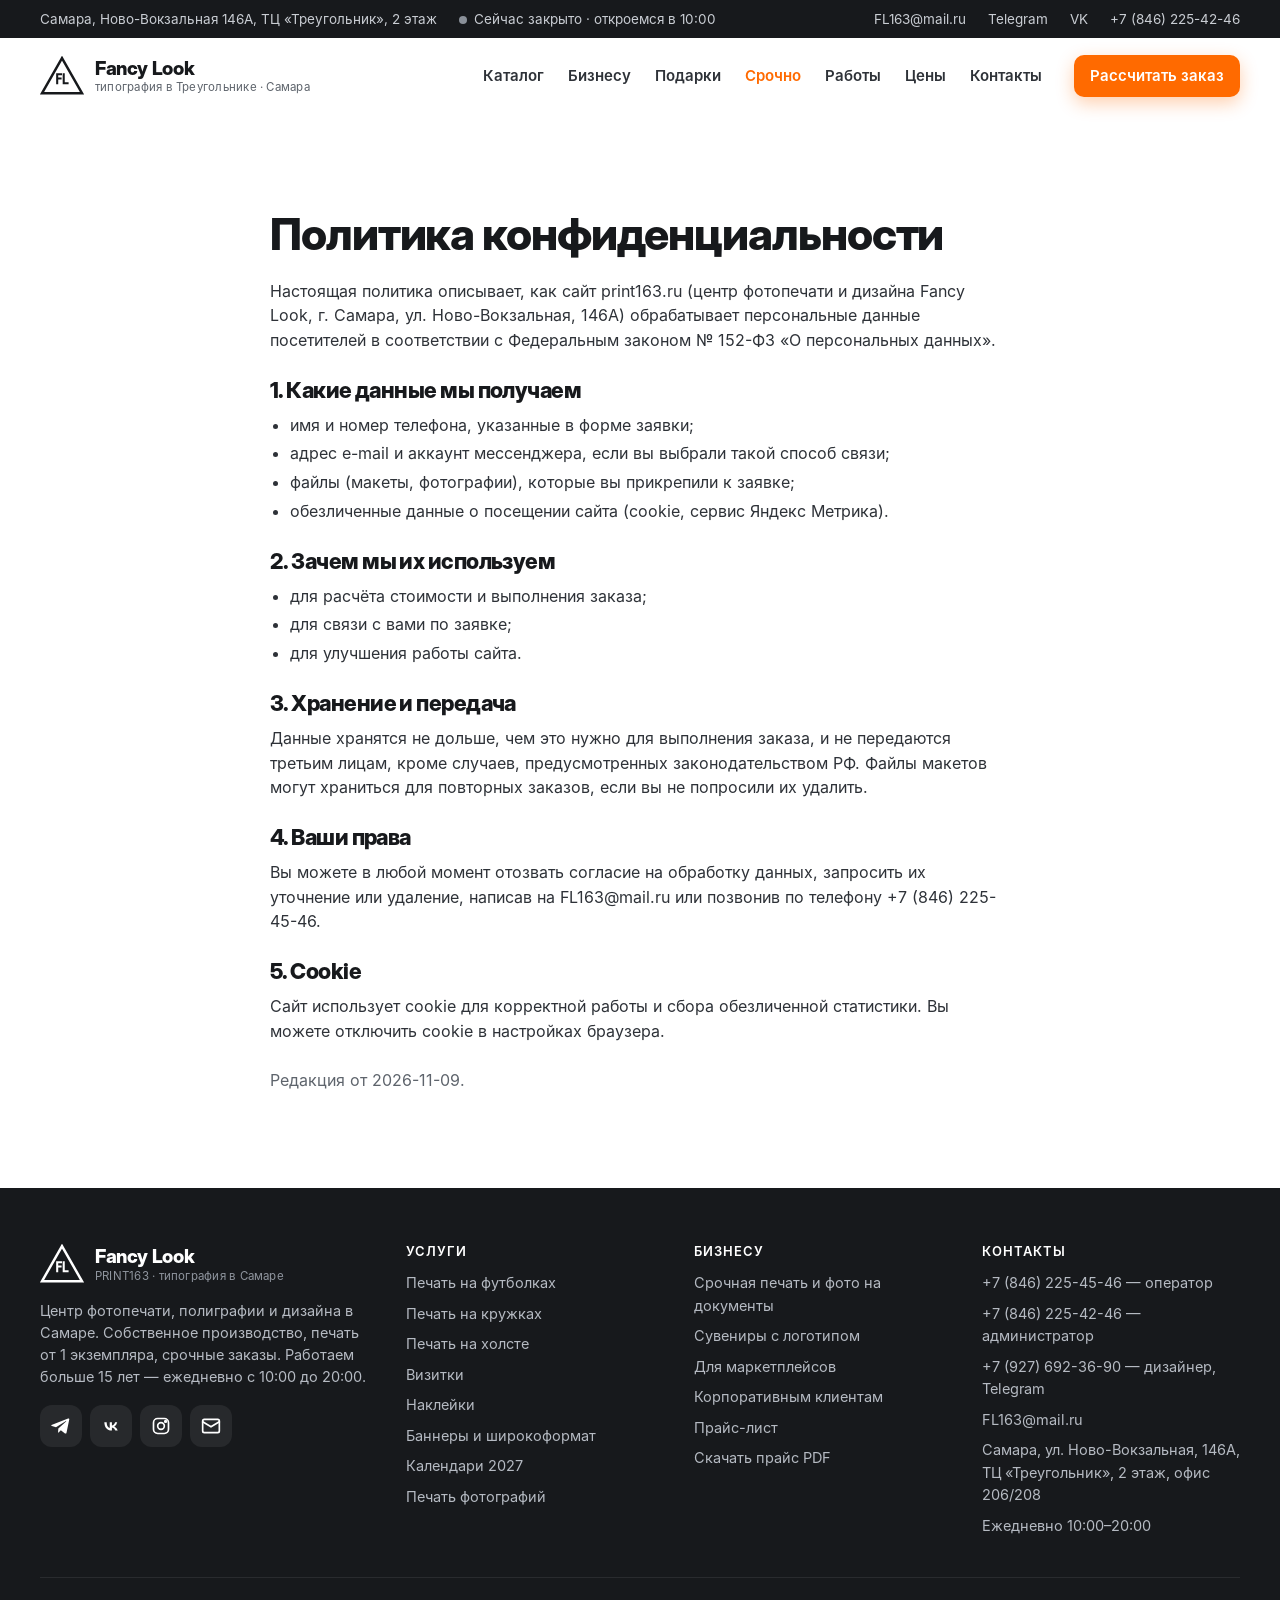
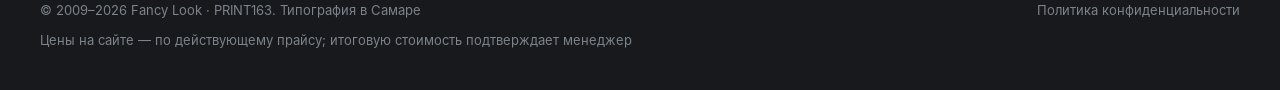
<file: politika-konfidencialnosti/index.html>
<!doctype html>
<html lang="ru" class="no-js">
<head>
<meta charset="utf-8">
<meta name="viewport" content="width=device-width, initial-scale=1, viewport-fit=cover">
<title>Политика конфиденциальности — Fancy Look, Самара</title>
<meta name="description" content="Политика обработки персональных данных на сайте типографии Fancy Look (print163.ru).">
<meta name="robots" content="noindex, follow, max-image-preview:large">
<link rel="canonical" href="https://print163.ru/politika-konfidencialnosti/">
<meta name="theme-color" content="#17191C">
<meta name="format-detection" content="telephone=no">
<meta name="geo.region" content="RU-SAM">
<meta name="geo.placename" content="Самара">
<meta property="og:type" content="website">
<meta property="og:locale" content="ru_RU">
<meta property="og:site_name" content="Fancy Look · PRINT163">
<meta property="og:title" content="Политика конфиденциальности — Fancy Look, Самара">
<meta property="og:description" content="Политика обработки персональных данных на сайте типографии Fancy Look (print163.ru).">
<meta property="og:url" content="https://print163.ru/politika-konfidencialnosti/">
<meta property="og:image" content="https://print163.ru/assets/img/og-image.jpg">
<meta property="og:image:width" content="1200">
<meta property="og:image:height" content="630">
<meta name="twitter:card" content="summary_large_image">
<!-- Подтверждение прав: вставьте коды из Яндекс Вебмастера и Google Search Console -->
<!-- <meta name="yandex-verification" content="XXXXXXXX"> -->
<!-- <meta name="google-site-verification" content="XXXXXXXX"> -->
<link rel="icon" href="../favicon.svg" type="image/svg+xml">
<link rel="icon" href="../favicon-32.png" sizes="32x32" type="image/png">
<link rel="apple-touch-icon" href="../apple-touch-icon.png">
<link rel="manifest" href="../manifest.webmanifest">
<link rel="preload" href="../assets/fonts/interdisplay-800.woff" as="font" type="font/woff" crossorigin>
<link rel="preload" href="../assets/fonts/inter-400.woff" as="font" type="font/woff" crossorigin>
<link rel="stylesheet" href="../assets/css/style.css?v=20261109">
<link rel="alternate" type="text/plain" title="LLM summary" href="../llms.txt">

</head>
<body data-root="../">
<a class="skip" href="#main">К содержимому</a>
<div class="topbar"><div class="container">
  <div class="topbar__l"><span>Самара, Ново-Вокзальная 146А, ТЦ «Треугольник», 2 этаж</span><span data-open-status>Ежедневно 10:00–20:00</span></div>
  <div class="topbar__r"><a href="mailto:FL163@mail.ru">FL163@mail.ru</a><a href="https://t.me/+79276923690" target="_blank" rel="noopener">Telegram</a><a href="https://vk.com/print163ru" target="_blank" rel="noopener">VK</a><a href="tel:+78462254246">+7 (846) 225-42-46</a></div>
</div></div>
<header class="header">
  <div class="container">
    <a class="logo" href="../" aria-label="Fancy Look — типография в Самаре, на главную">
      <span class="logo__mark"><svg viewBox="0 0 64 58" aria-hidden="true"><path d="M32 3 61 54H3Z" fill="none" stroke="currentColor" stroke-width="3.6"/><path fill="currentColor" d="M23.5 25h8.5v2.8h-5.5v3.4h4.9v2.8h-4.9V41h-3zM33 25h3v13.2h5.6V41H33z"/></svg></span>
      <span class="logo__txt"><span class="logo__name">Fancy Look</span><span class="logo__desc">типография в Треугольнике · Самара</span></span>
    </a>
    <nav class="nav" aria-label="Основное меню"><ul><li><a href="../#catalog">Каталог</a></li><li><a href="../#business">Бизнесу</a></li><li><a href="../#gifts">Подарки</a></li><li><a href="../srochnaya-pechat-samara/" class="is-hot">Срочно</a></li><li><a href="../#works">Работы</a></li><li><a href="../#price">Цены</a></li><li><a href="../#contacts">Контакты</a></li></ul></nav>
    <a class="header__phone" href="tel:+78462254546">+7 (846) 225-45-46<small>ежедневно 10:00–20:00</small></a>
    <a class="btn btn--primary btn--sm header__cta" href="../#calc" data-calc-open="">Рассчитать заказ</a>
    <a class="header__call" href="tel:+78462254546" aria-label="Позвонить +7 (846) 225-45-46"><svg viewBox="0 0 24 24" fill="none" stroke="currentColor" stroke-width="2" stroke-linecap="round" stroke-linejoin="round" aria-hidden="true"><path d="M22 16.9v3a2 2 0 0 1-2.2 2 19.8 19.8 0 0 1-8.6-3.1 19.5 19.5 0 0 1-6-6A19.8 19.8 0 0 1 2.1 4.2 2 2 0 0 1 4.1 2h3a2 2 0 0 1 2 1.7c.1.9.4 1.8.7 2.7a2 2 0 0 1-.5 2.1L8 9.8a16 16 0 0 0 6 6l1.3-1.3a2 2 0 0 1 2.1-.4c.9.3 1.8.6 2.7.7a2 2 0 0 1 1.7 2z"/></svg></a>
    <button class="burger" type="button" aria-label="Меню" aria-expanded="false" aria-controls="mnav"><span></span></button>
  </div>
</header>
<div class="mnav" id="mnav">
  <div class="mnav__group">Разделы</div><a href="../#catalog">Каталог</a><a href="../#business">Бизнесу</a><a href="../#gifts">Подарки</a><a href="../srochnaya-pechat-samara/">Срочно</a><a href="../#works">Работы</a><a href="../#price">Цены</a><a href="../#contacts">Контакты</a>
  <div class="mnav__group">Популярные услуги</div><a href="../pechat-na-futbolkah-samara/">Печать на футболках</a><a href="../pechat-na-kruzhkah-samara/">Печать на кружках</a><a href="../pechat-na-holste-samara/">Печать на холсте</a><a href="../pechat-vizitok-samara/">Визитки</a><a href="../pechat-nakleek-samara/">Наклейки</a><a href="../pechat-bannerov-samara/">Баннеры и широкоформат</a><a href="../kalendari-samara/">Календари 2027</a><a href="../fotopechat-samara/">Печать фотографий</a><a href="../srochnaya-pechat-samara/">Срочная печать и фото на документы</a><a href="../korporativnye-podarki-samara/">Сувениры с логотипом</a><a href="../pechat-dlya-marketpleysov-samara/">Для маркетплейсов</a>
  <div class="mnav__contacts">
    <a class="btn btn--primary" href="tel:+78462254546"><svg viewBox="0 0 24 24" fill="none" stroke="currentColor" stroke-width="2" stroke-linecap="round" stroke-linejoin="round" aria-hidden="true"><path d="M22 16.9v3a2 2 0 0 1-2.2 2 19.8 19.8 0 0 1-8.6-3.1 19.5 19.5 0 0 1-6-6A19.8 19.8 0 0 1 2.1 4.2 2 2 0 0 1 4.1 2h3a2 2 0 0 1 2 1.7c.1.9.4 1.8.7 2.7a2 2 0 0 1-.5 2.1L8 9.8a16 16 0 0 0 6 6l1.3-1.3a2 2 0 0 1 2.1-.4c.9.3 1.8.6 2.7.7a2 2 0 0 1 1.7 2z"/></svg> +7 (846) 225-45-46</a>
    <button class="btn btn--ghost" type="button" data-msgr><svg viewBox="0 0 24 24" fill="none" stroke="currentColor" stroke-width="2" stroke-linecap="round" stroke-linejoin="round" aria-hidden="true"><path d="M21 11.5a8.4 8.4 0 0 1-9 8.4 8.6 8.6 0 0 1-3.8-.9L3 20l1.1-4.6A8.4 8.4 0 0 1 3 11.5 8.5 8.5 0 0 1 12 3a8.5 8.5 0 0 1 9 8.5z"/></svg> Написать в мессенджер</button>
  </div>
</div>
<main id="main" class="section"><div class="container legal">
<h1>Политика конфиденциальности</h1>
<p>Настоящая политика описывает, как сайт print163.ru (центр фотопечати и дизайна Fancy Look, г. Самара, ул. Ново-Вокзальная, 146А) обрабатывает персональные данные посетителей в соответствии с Федеральным законом № 152-ФЗ «О персональных данных».</p>
<h2>1. Какие данные мы получаем</h2><ul><li>имя и номер телефона, указанные в форме заявки;</li><li>адрес e-mail и аккаунт мессенджера, если вы выбрали такой способ связи;</li><li>файлы (макеты, фотографии), которые вы прикрепили к заявке;</li><li>обезличенные данные о посещении сайта (cookie, сервис Яндекс Метрика).</li></ul>
<h2>2. Зачем мы их используем</h2><ul><li>для расчёта стоимости и выполнения заказа;</li><li>для связи с вами по заявке;</li><li>для улучшения работы сайта.</li></ul>
<h2>3. Хранение и передача</h2><p>Данные хранятся не дольше, чем это нужно для выполнения заказа, и не передаются третьим лицам, кроме случаев, предусмотренных законодательством РФ. Файлы макетов могут храниться для повторных заказов, если вы не попросили их удалить.</p>
<h2>4. Ваши права</h2><p>Вы можете в любой момент отозвать согласие на обработку данных, запросить их уточнение или удаление, написав на <a href="mailto:FL163@mail.ru">FL163@mail.ru</a> или позвонив по телефону <a href="tel:+78462254546">+7 (846) 225-45-46</a>.</p>
<h2>5. Cookie</h2><p>Сайт использует cookie для корректной работы и сбора обезличенной статистики. Вы можете отключить cookie в настройках браузера.</p>
<p style="margin-top:24px;color:var(--muted)">Редакция от 2026-11-09.</p>
</div></main>
<footer class="footer">
  <div class="container">
    <div class="footer__grid">
      <div>
        <a class="logo" href="../"><span class="logo__mark"><svg viewBox="0 0 64 58" aria-hidden="true"><path d="M32 3 61 54H3Z" fill="none" stroke="currentColor" stroke-width="3.6"/><path fill="currentColor" d="M23.5 25h8.5v2.8h-5.5v3.4h4.9v2.8h-4.9V41h-3zM33 25h3v13.2h5.6V41H33z"/></svg></span><span class="logo__txt"><span class="logo__name">Fancy Look</span><span class="logo__desc">PRINT163 · типография в Самаре</span></span></a>
        <p class="footer__about">Центр фотопечати, полиграфии и дизайна в Самаре. Собственное производство, печать от 1 экземпляра, срочные заказы. Работаем больше 15 лет — ежедневно с 10:00 до 20:00.</p>
        <div class="footer__soc">
          <a href="https://t.me/+79276923690" target="_blank" rel="noopener" aria-label="Telegram"><svg viewBox="0 0 24 24" fill="currentColor" aria-hidden="true"><path d="M21.9 4.3 18.6 20c-.2 1.1-.9 1.4-1.8.9l-5-3.7-2.4 2.3c-.3.3-.5.5-1 .5l.4-5.1 9.3-8.4c.4-.4-.1-.6-.6-.2L6 13.5l-4.9-1.5c-1.1-.3-1.1-1.1.2-1.6L20.5 3c.9-.3 1.7.2 1.4 1.3z"/></svg></a>
          <a href="https://vk.com/print163ru" target="_blank" rel="noopener" aria-label="ВКонтакте"><svg viewBox="0 0 24 24" fill="currentColor" aria-hidden="true"><path d="M12.8 17.5c-5.5 0-8.6-3.8-8.8-10h2.8c.1 4.6 2.1 6.5 3.7 6.9V7.5h2.6v4c1.6-.2 3.3-2 3.8-4h2.6a7.7 7.7 0 0 1-3.5 5 8 8 0 0 1 4.1 5h-2.9a5 5 0 0 0-4.1-3.6v3.6z"/></svg></a>
          <a href="https://www.instagram.com/fl163_print/" target="_blank" rel="noopener nofollow" aria-label="Instagram fl163_print"><svg viewBox="0 0 24 24" fill="none" stroke="currentColor" stroke-width="2" aria-hidden="true"><rect x="3" y="3" width="18" height="18" rx="5"/><circle cx="12" cy="12" r="4"/><circle cx="17.5" cy="6.5" r="1" fill="currentColor"/></svg></a>
          <a href="mailto:FL163@mail.ru" aria-label="E-mail"><svg viewBox="0 0 24 24" fill="none" stroke="currentColor" stroke-width="2" stroke-linecap="round" stroke-linejoin="round" aria-hidden="true"><rect x="2" y="4" width="20" height="16" rx="2"/><path d="m22 7-10 6L2 7"/></svg></a>
        </div>
      </div>
      <div><h4>Услуги</h4><ul><li><a href="../pechat-na-futbolkah-samara/">Печать на футболках</a></li><li><a href="../pechat-na-kruzhkah-samara/">Печать на кружках</a></li><li><a href="../pechat-na-holste-samara/">Печать на холсте</a></li><li><a href="../pechat-vizitok-samara/">Визитки</a></li><li><a href="../pechat-nakleek-samara/">Наклейки</a></li><li><a href="../pechat-bannerov-samara/">Баннеры и широкоформат</a></li><li><a href="../kalendari-samara/">Календари 2027</a></li><li><a href="../fotopechat-samara/">Печать фотографий</a></li></ul></div>
      <div><h4>Бизнесу</h4><ul><li><a href="../srochnaya-pechat-samara/">Срочная печать и фото на документы</a></li><li><a href="../korporativnye-podarki-samara/">Сувениры с логотипом</a></li><li><a href="../pechat-dlya-marketpleysov-samara/">Для маркетплейсов</a></li><li><a href="../#business">Корпоративным клиентам</a></li><li><a href="../#price">Прайс-лист</a></li><li><a href="../assets/price/pamyatka_klienta.pdf" target="_blank" rel="noopener">Скачать прайс PDF</a></li></ul></div>
      <div><h4>Контакты</h4><ul>
        <li><a href="tel:+78462254546">+7 (846) 225-45-46</a> — оператор</li>
        <li><a href="tel:+78462254246">+7 (846) 225-42-46</a> — администратор</li>
        <li><a href="tel:+79276923690">+7 (927) 692-36-90</a> — дизайнер, Telegram</li>
        <li><a href="mailto:FL163@mail.ru">FL163@mail.ru</a></li>
        <li>Самара, ул. Ново-Вокзальная, 146А, ТЦ «Треугольник», 2 этаж, офис 206/208</li>
        <li>Ежедневно 10:00–20:00</li>
      </ul></div>
    </div>
    
    <div class="footer__bottom">
      <span>© 2009–2026 Fancy Look · PRINT163. Типография в Самаре</span>
      <a href="../politika-konfidencialnosti/">Политика конфиденциальности</a>
      <span>Цены на сайте — по действующему прайсу; итоговую стоимость подтверждает менеджер</span>
    </div>
  </div>
</footer>
<nav class="mbar" aria-label="Быстрые действия">
  <a href="tel:+78462254546"><svg viewBox="0 0 24 24" fill="none" stroke="currentColor" stroke-width="2" stroke-linecap="round" stroke-linejoin="round" aria-hidden="true"><path d="M22 16.9v3a2 2 0 0 1-2.2 2 19.8 19.8 0 0 1-8.6-3.1 19.5 19.5 0 0 1-6-6A19.8 19.8 0 0 1 2.1 4.2 2 2 0 0 1 4.1 2h3a2 2 0 0 1 2 1.7c.1.9.4 1.8.7 2.7a2 2 0 0 1-.5 2.1L8 9.8a16 16 0 0 0 6 6l1.3-1.3a2 2 0 0 1 2.1-.4c.9.3 1.8.6 2.7.7a2 2 0 0 1 1.7 2z"/></svg>Позвонить</a>
  <button type="button" data-msgr><svg viewBox="0 0 24 24" fill="none" stroke="currentColor" stroke-width="2" stroke-linecap="round" stroke-linejoin="round" aria-hidden="true"><path d="M21 11.5a8.4 8.4 0 0 1-9 8.4 8.6 8.6 0 0 1-3.8-.9L3 20l1.1-4.6A8.4 8.4 0 0 1 3 11.5 8.5 8.5 0 0 1 12 3a8.5 8.5 0 0 1 9 8.5z"/></svg>Написать</button>
  <a class="is-main" href="../#calc" data-calc-open=""><svg viewBox="0 0 24 24" fill="none" stroke="currentColor" stroke-width="2" stroke-linecap="round" stroke-linejoin="round" aria-hidden="true"><rect x="4" y="2" width="16" height="20" rx="2"/><path d="M8 6h8M8 11h.01M12 11h.01M16 11h.01M8 15h.01M12 15h.01M16 15h.01M8 19h.01M12 19h4"/></svg>Рассчитать</a>
</nav>
<div class="fab"><a class="btn btn--primary" href="../#calc" data-calc-open=""><svg viewBox="0 0 24 24" fill="none" stroke="currentColor" stroke-width="2" stroke-linecap="round" stroke-linejoin="round" aria-hidden="true"><rect x="4" y="2" width="16" height="20" rx="2"/><path d="M8 6h8M8 11h.01M12 11h.01M16 11h.01M8 15h.01M12 15h.01M16 15h.01M8 19h.01M12 19h4"/></svg> Рассчитать заказ</a></div>
<div class="modal" id="order" aria-hidden="true" role="dialog" aria-modal="true" aria-labelledby="order-t">
  <div class="modal__bg" data-close></div>
  <div class="modal__box" tabindex="-1">
    <button class="modal__x" type="button" data-close aria-label="Закрыть">×</button>
    <div class="order-form">
      <h2 id="order-t">Оформить заявку</h2>
      <p class="modal__lead">Проверим макет, подтвердим цену и срок. Ответим в рабочее время — ежедневно 10:00–20:00.</p>
      <div class="osum"></div>
      <form class="form" data-form="order" novalidate>
        <input type="hidden" name="summary"><input type="hidden" name="product">
        <input type="text" name="website" tabindex="-1" autocomplete="off" class="sr-only" aria-hidden="true">
        <div class="form__row">
          <label class="field"><span>Имя</span><input class="input" name="name" autocomplete="name" required placeholder="Как к вам обращаться"></label>
          <label class="field"><span>Телефон</span><input class="input" name="phone" type="tel" autocomplete="tel" inputmode="tel" required placeholder="+7 (___) ___-__-__"></label>
        </div>
        <div class="field"><span>Куда ответить</span><div class="channels opts">
          <label class="opt"><input type="radio" name="channel" value="Звонок" checked><span>Звонок</span></label>
          <label class="opt"><input type="radio" name="channel" value="Telegram"><span>Telegram</span></label>
          <label class="opt"><input type="radio" name="channel" value="ВКонтакте"><span>ВКонтакте</span></label>
          <label class="opt"><input type="radio" name="channel" value="E-mail"><span>E-mail</span></label>
        </div></div>
        <label class="field"><span>Комментарий</span><textarea class="input" name="comment" rows="3" placeholder="Что нужно, к какому сроку, тираж"></textarea></label>
        <label class="field order-file"><span>Макет или фото (необязательно)</span><input class="input" type="file" name="files[]" accept=".jpg,.jpeg,.png,.pdf,.psd,.cdr,.tif,.tiff,.ai,.eps,.svg,.heic,.webp,.doc,.docx" style="padding:12px;height:auto"></label>
        <p class="order-attached" style="font-size:14px;font-weight:500"></p>
        <label class="consent"><input type="checkbox" name="consent" required checked><span>Согласен на обработку персональных данных согласно <a href="../politika-konfidencialnosti/" target="_blank">политике конфиденциальности</a></span></label>
        <button class="btn btn--primary btn--lg btn--block" type="submit">Отправить заявку</button>
      </form>
    </div>
    <div class="order-done" hidden></div>
  </div>
</div>
<div class="modal" id="msgr" aria-hidden="true" role="dialog" aria-modal="true" aria-labelledby="msgr-t">
  <div class="modal__bg" data-close></div>
  <div class="modal__box" tabindex="-1">
    <button class="modal__x" type="button" data-close aria-label="Закрыть">×</button>
    <h2 id="msgr-t">Здравствуйте! Хочу заказать…</h2>
    <p class="modal__lead">Отметьте, что нужно — мы подготовим сообщение. В чате можно сразу приложить фото или макет.</p>
    <div class="msgr">
      <div class="opts"><label class="opt"><input type="checkbox" name="want" value="Футболку"><span>Футболку</span></label><label class="opt"><input type="checkbox" name="want" value="Кружку"><span>Кружку</span></label><label class="opt"><input type="checkbox" name="want" value="Холст"><span>Холст</span></label><label class="opt"><input type="checkbox" name="want" value="Визитки"><span>Визитки</span></label><label class="opt"><input type="checkbox" name="want" value="Наклейки"><span>Наклейки</span></label><label class="opt"><input type="checkbox" name="want" value="Баннер"><span>Баннер</span></label><label class="opt"><input type="checkbox" name="want" value="Календари"><span>Календари</span></label><label class="opt"><input type="checkbox" name="want" value="Фото"><span>Фото</span></label><label class="opt"><input type="checkbox" name="want" value="Полиграфию"><span>Полиграфию</span></label><label class="opt"><input type="checkbox" name="want" value="Сувениры с логотипом"><span>Сувениры с логотипом</span></label><label class="opt"><input type="checkbox" name="want" value="Другое"><span>Другое</span></label></div>
      <div class="osum"></div>
      <div class="msgr__go">
        <a class="btn btn--primary" href="https://t.me/+79276923690" target="_blank" rel="noopener" data-go="tg"><svg viewBox="0 0 24 24" fill="currentColor" aria-hidden="true"><path d="M21.9 4.3 18.6 20c-.2 1.1-.9 1.4-1.8.9l-5-3.7-2.4 2.3c-.3.3-.5.5-1 .5l.4-5.1 9.3-8.4c.4-.4-.1-.6-.6-.2L6 13.5l-4.9-1.5c-1.1-.3-1.1-1.1.2-1.6L20.5 3c.9-.3 1.7.2 1.4 1.3z"/></svg> Telegram</a>
        <a class="btn btn--dark" href="https://vk.me/print163ru" target="_blank" rel="noopener" data-go="vk"><svg viewBox="0 0 24 24" fill="currentColor" aria-hidden="true"><path d="M12.8 17.5c-5.5 0-8.6-3.8-8.8-10h2.8c.1 4.6 2.1 6.5 3.7 6.9V7.5h2.6v4c1.6-.2 3.3-2 3.8-4h2.6a7.7 7.7 0 0 1-3.5 5 8 8 0 0 1 4.1 5h-2.9a5 5 0 0 0-4.1-3.6v3.6z"/></svg> ВКонтакте</a>
        <a class="btn btn--ghost" href="mailto:FL163@mail.ru" data-go="mail"><svg viewBox="0 0 24 24" fill="none" stroke="currentColor" stroke-width="2" stroke-linecap="round" stroke-linejoin="round" aria-hidden="true"><rect x="2" y="4" width="20" height="16" rx="2"/><path d="m22 7-10 6L2 7"/></svg> E-mail</a>
        <a class="btn btn--ghost" href="tel:+78462254546"><svg viewBox="0 0 24 24" fill="none" stroke="currentColor" stroke-width="2" stroke-linecap="round" stroke-linejoin="round" aria-hidden="true"><path d="M22 16.9v3a2 2 0 0 1-2.2 2 19.8 19.8 0 0 1-8.6-3.1 19.5 19.5 0 0 1-6-6A19.8 19.8 0 0 1 2.1 4.2 2 2 0 0 1 4.1 2h3a2 2 0 0 1 2 1.7c.1.9.4 1.8.7 2.7a2 2 0 0 1-.5 2.1L8 9.8a16 16 0 0 0 6 6l1.3-1.3a2 2 0 0 1 2.1-.4c.9.3 1.8.6 2.7.7a2 2 0 0 1 1.7 2z"/></svg> Позвонить</a>
      </div>
    </div>
  </div>
</div>
<div class="modal lightbox" id="lightbox" aria-hidden="true" role="dialog" aria-modal="true" aria-label="Просмотр работы">
  <div class="modal__bg" data-close></div>
  <div class="modal__box" tabindex="-1"><button class="modal__x" type="button" data-close aria-label="Закрыть">×</button><img src="[data-uri]" alt=""><p></p></div>
</div>
<script src="../assets/js/app.js?v=20261109" defer></script>
</body></html>
</file>
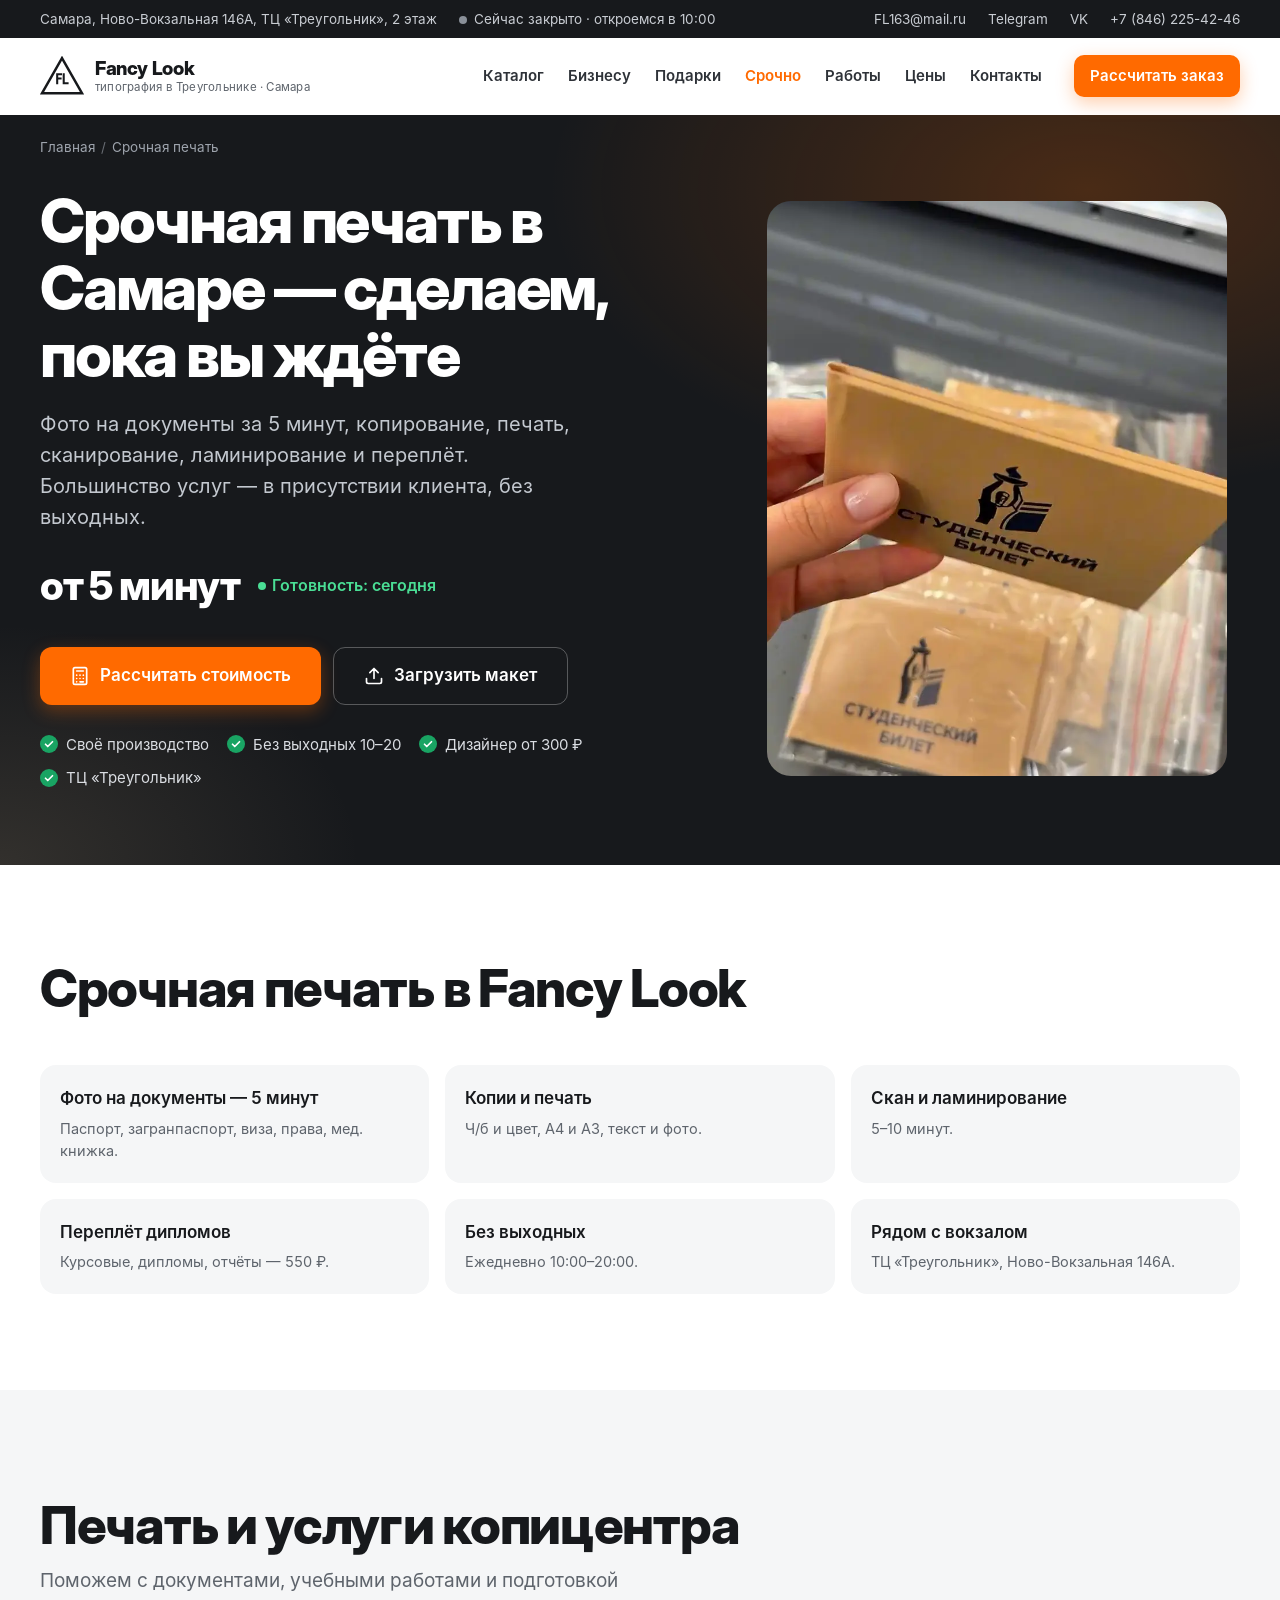
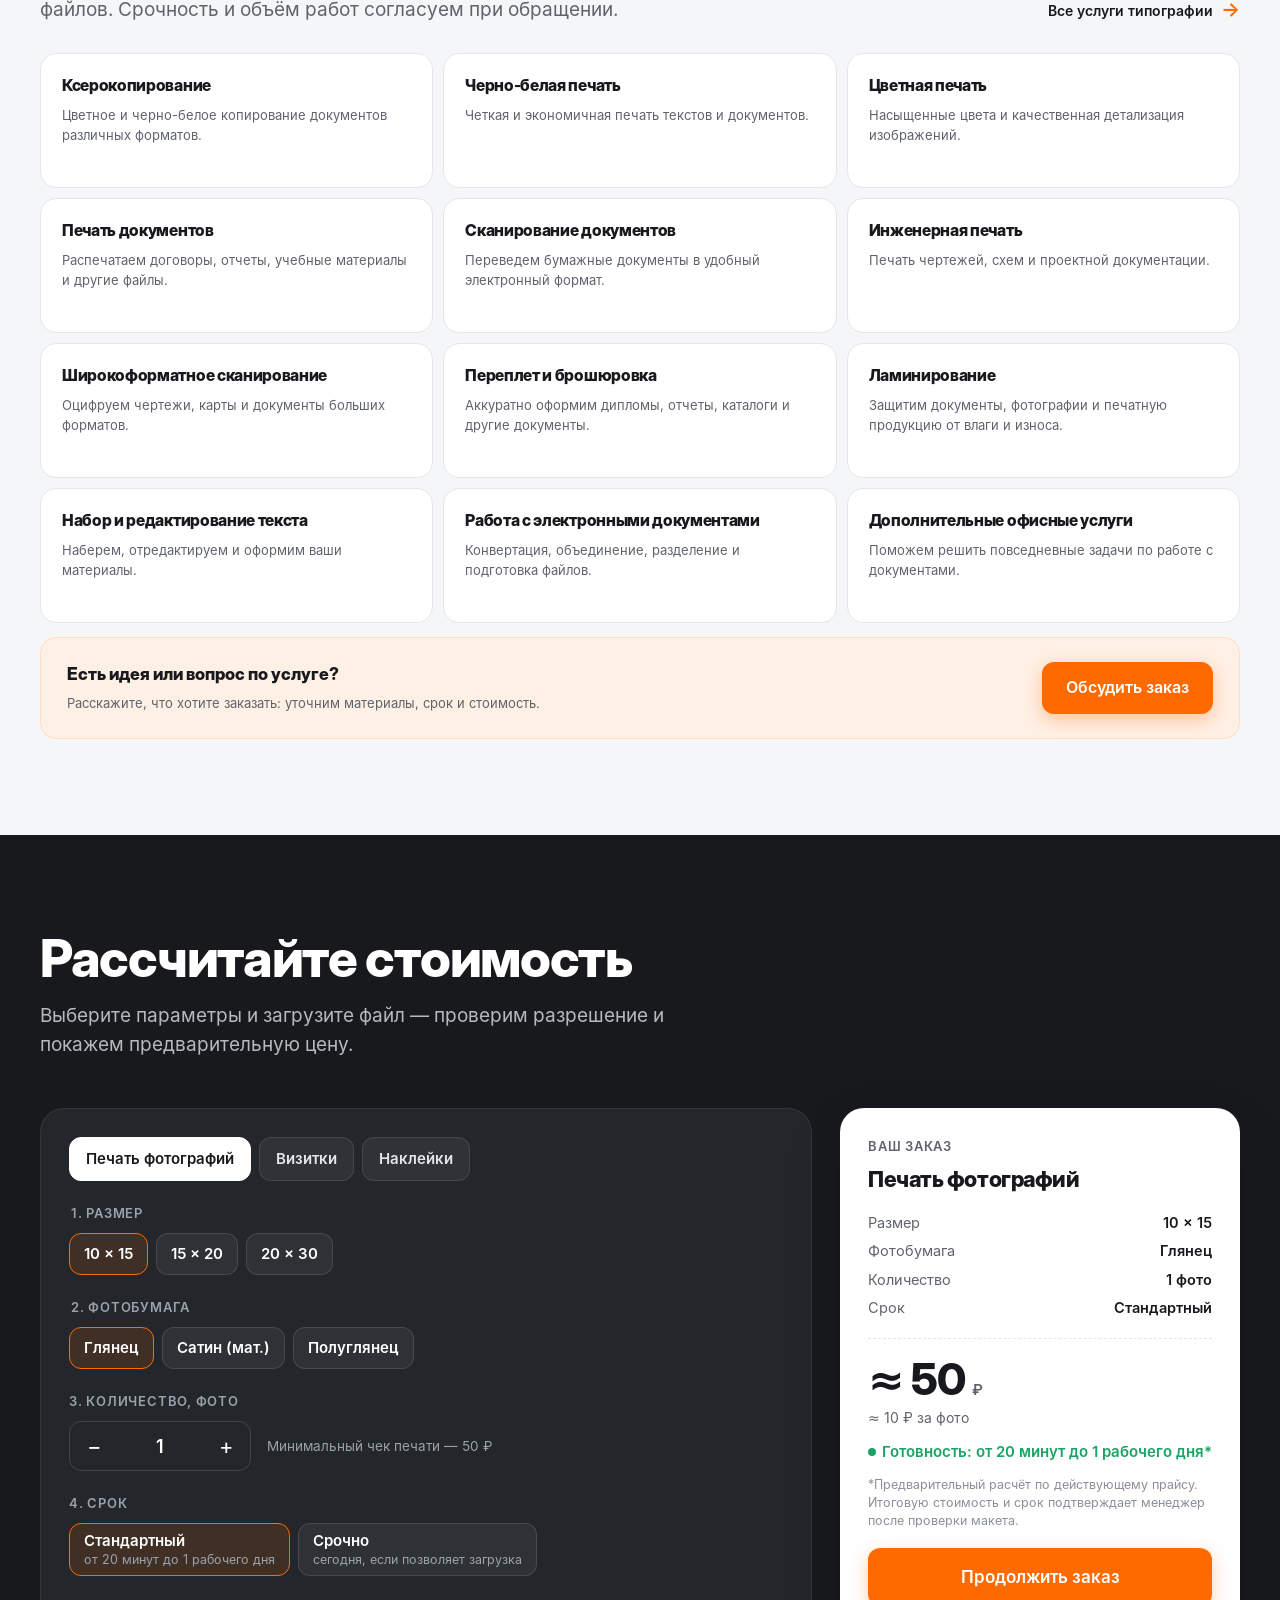
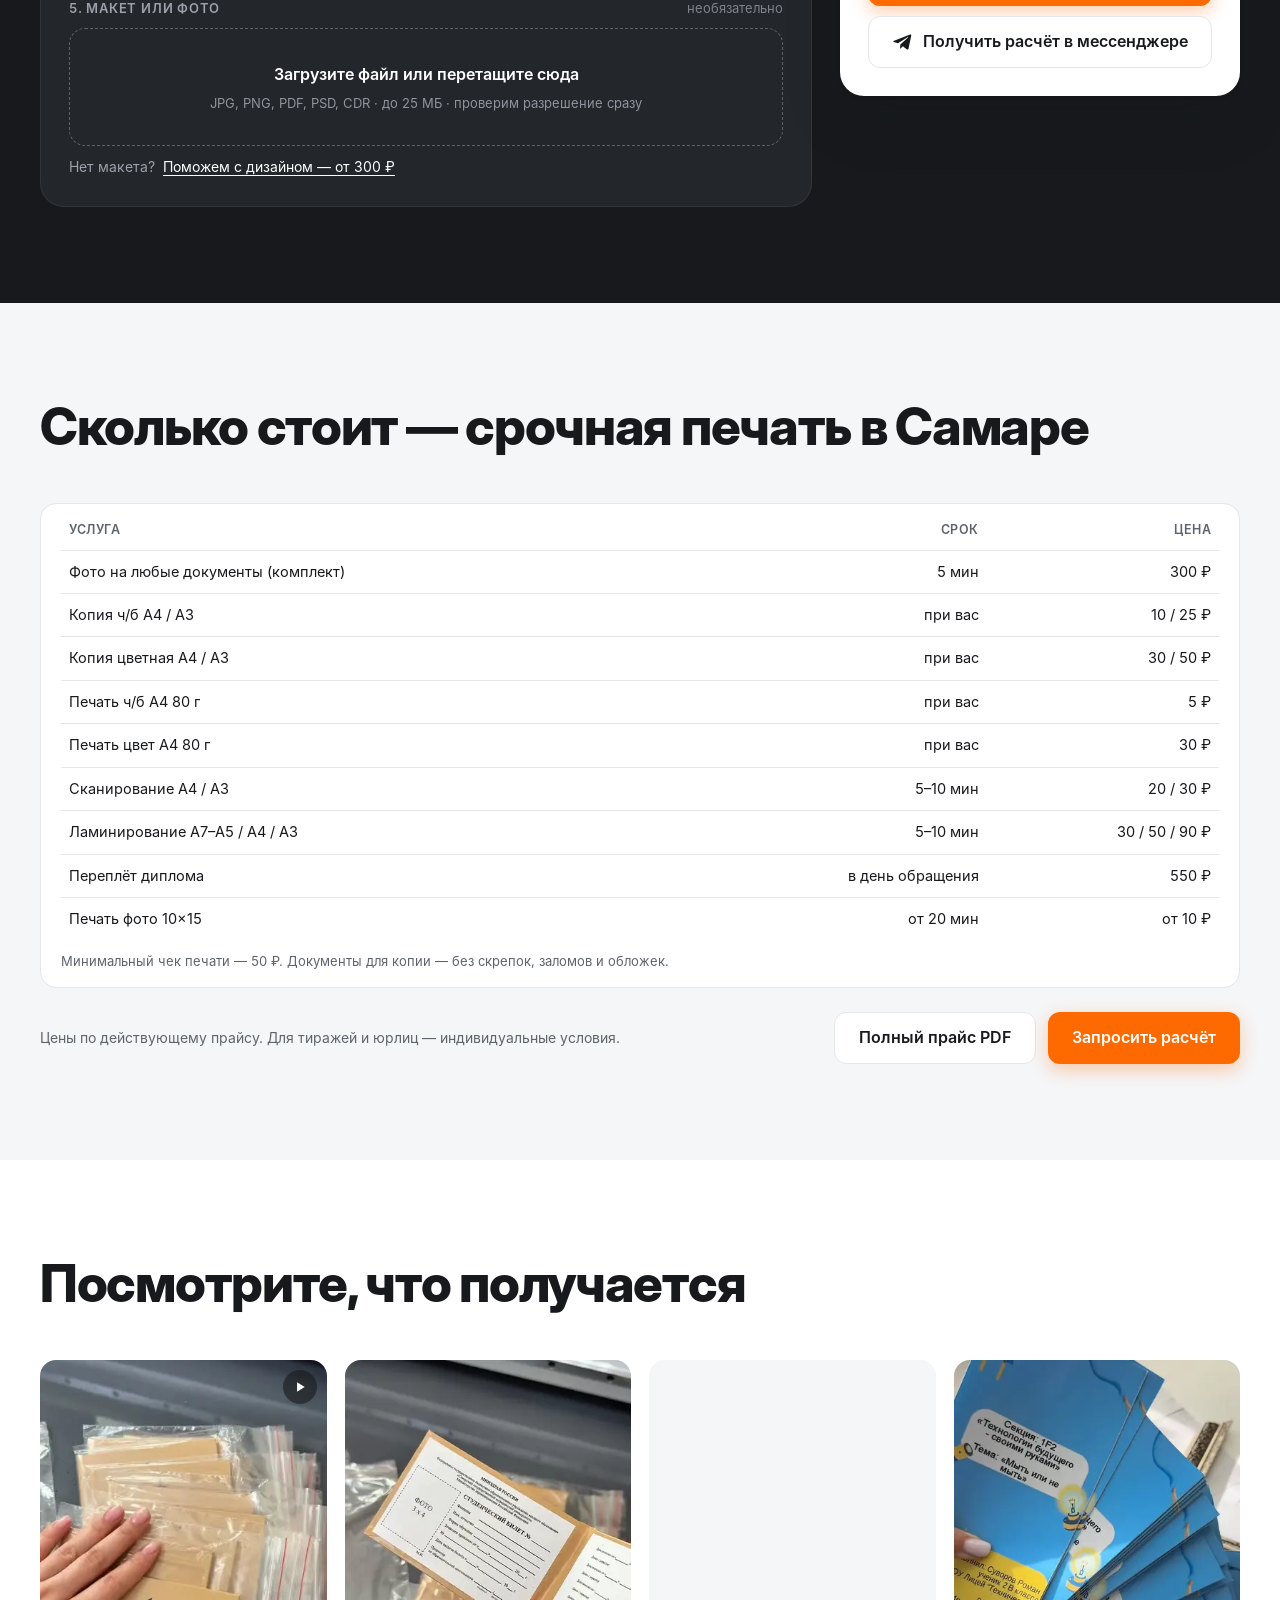
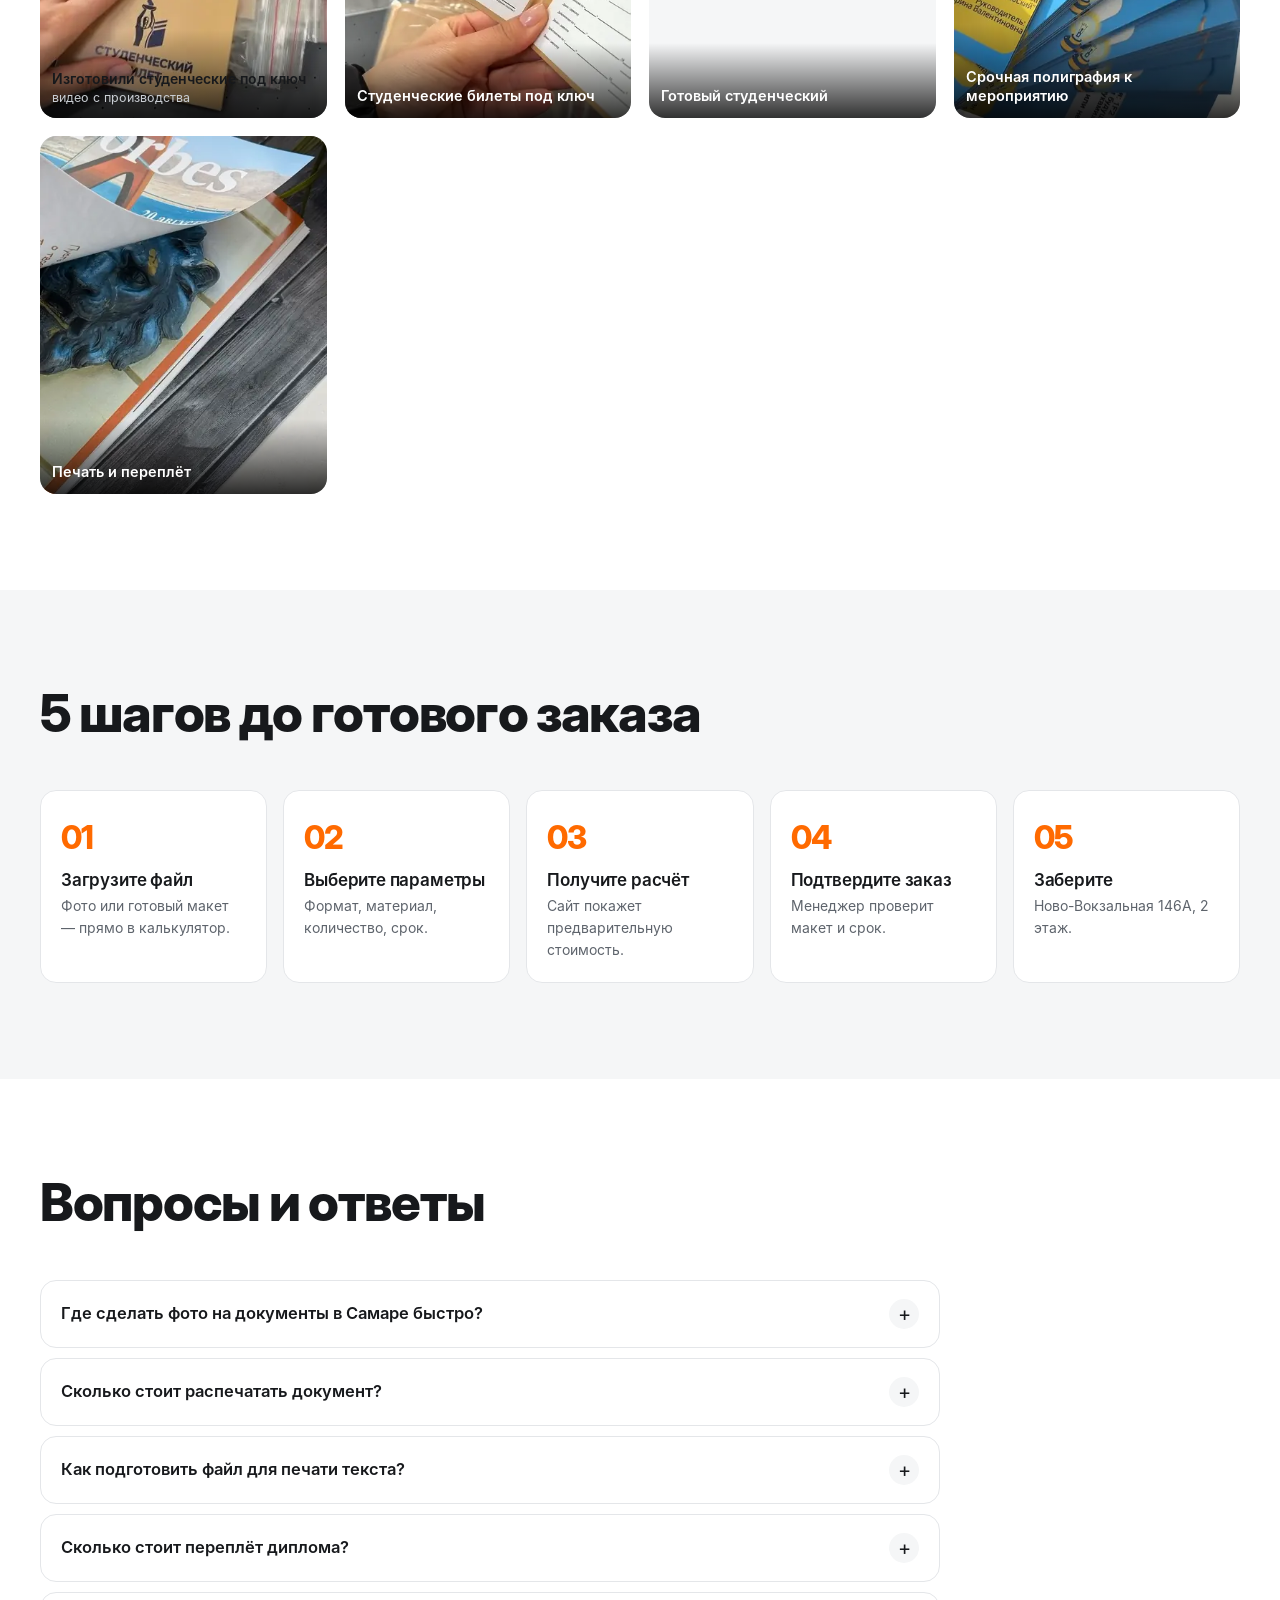
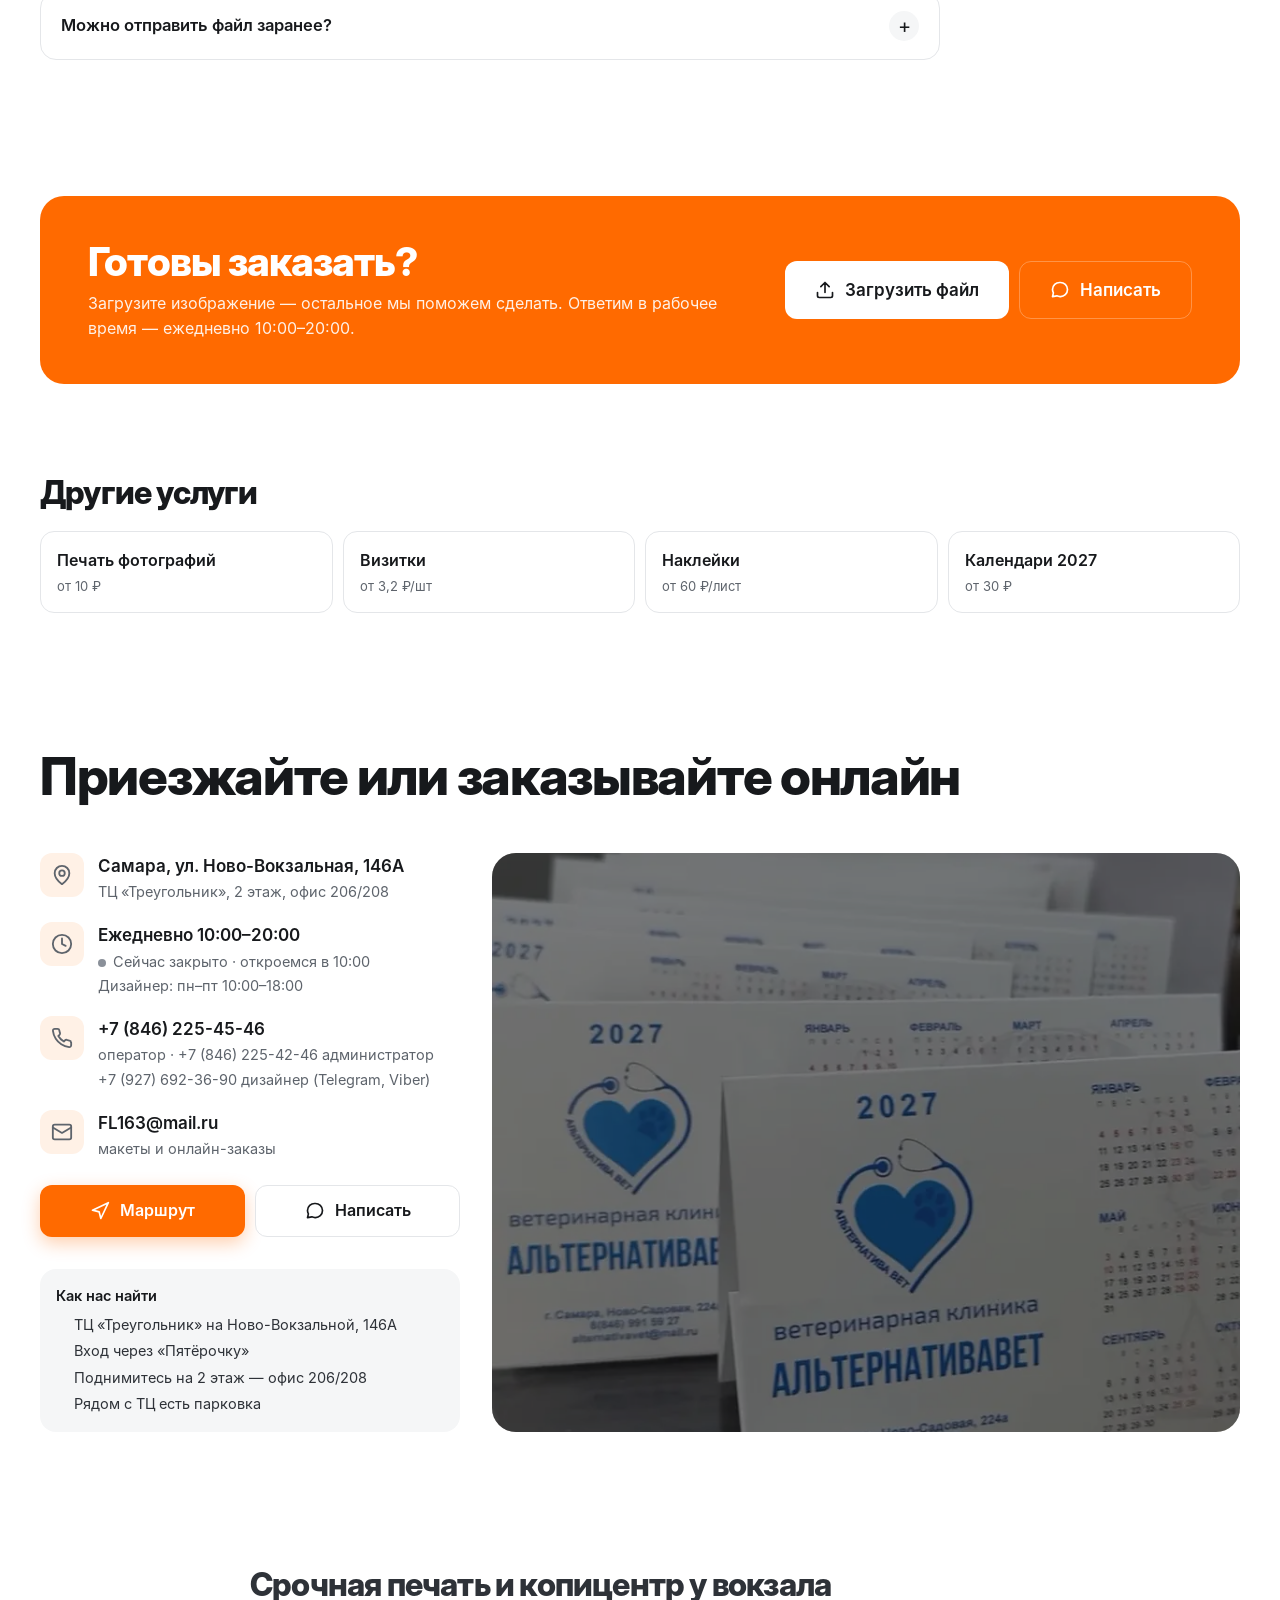
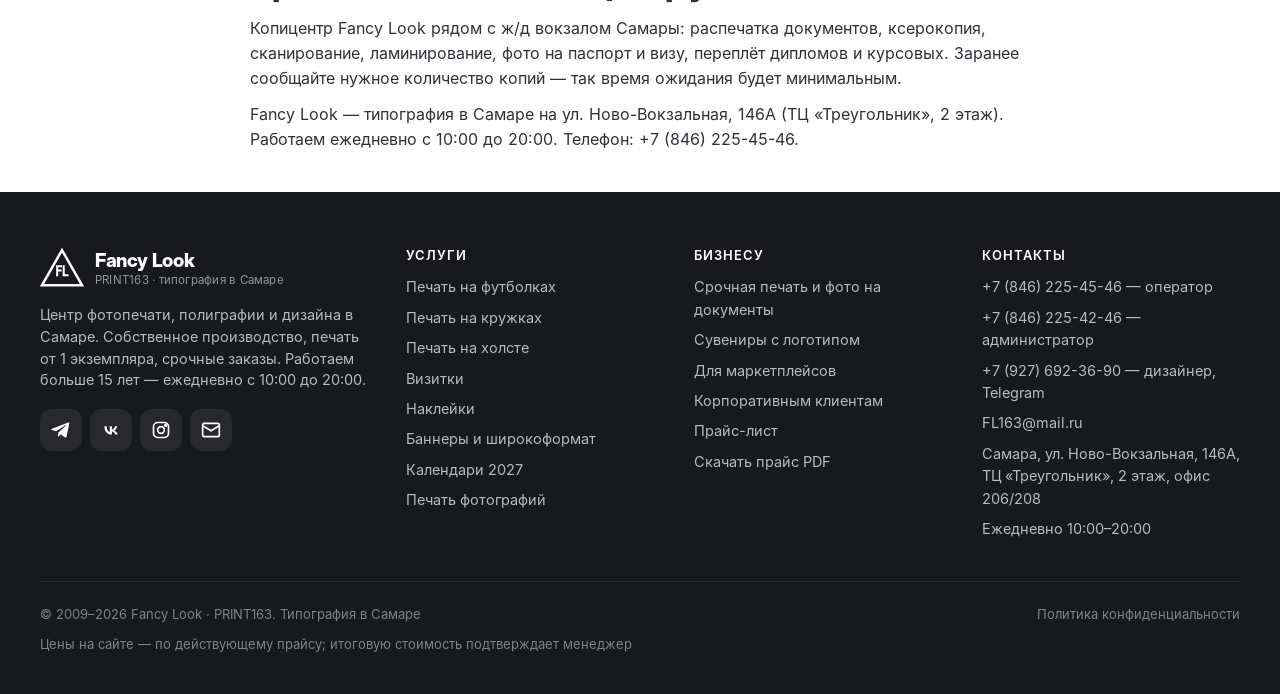
<file: srochnaya-pechat-samara/index.html>
<!doctype html>
<html lang="ru" class="no-js">
<head>
<meta charset="utf-8">
<meta name="viewport" content="width=device-width, initial-scale=1, viewport-fit=cover">
<title>Срочная печать в Самаре — фото на документы за 5 минут, копии, переплёт | Fancy Look</title>
<meta name="description" content="Срочная печать в Самаре без выходных 10:00–20:00: фото на документы за 5 минут — 300 ₽, копии от 10 ₽, сканирование, ламинирование, переплёт диплома 550 ₽. У ж/д вокзала, ТЦ «Треугольник».">
<meta name="robots" content="index, follow, max-image-preview:large">
<link rel="canonical" href="https://print163.ru/srochnaya-pechat-samara/">
<meta name="theme-color" content="#17191C">
<meta name="format-detection" content="telephone=no">
<meta name="geo.region" content="RU-SAM">
<meta name="geo.placename" content="Самара">
<meta property="og:type" content="website">
<meta property="og:locale" content="ru_RU">
<meta property="og:site_name" content="Fancy Look · PRINT163">
<meta property="og:title" content="Срочная печать в Самаре — фото на документы за 5 минут, копии, переплёт | Fancy Look">
<meta property="og:description" content="Срочная печать в Самаре без выходных 10:00–20:00: фото на документы за 5 минут — 300 ₽, копии от 10 ₽, сканирование, ламинирование, переплёт диплома 550 ₽. У ж/д вокзала, ТЦ «Треугольник».">
<meta property="og:url" content="https://print163.ru/srochnaya-pechat-samara/">
<meta property="og:image" content="https://print163.ru/assets/img/og-image.jpg">
<meta property="og:image:width" content="1200">
<meta property="og:image:height" content="630">
<meta name="twitter:card" content="summary_large_image">
<!-- Подтверждение прав: вставьте коды из Яндекс Вебмастера и Google Search Console -->
<!-- <meta name="yandex-verification" content="XXXXXXXX"> -->
<!-- <meta name="google-site-verification" content="XXXXXXXX"> -->
<link rel="icon" href="../favicon.svg" type="image/svg+xml">
<link rel="icon" href="../favicon-32.png" sizes="32x32" type="image/png">
<link rel="apple-touch-icon" href="../apple-touch-icon.png">
<link rel="manifest" href="../manifest.webmanifest">
<link rel="preload" href="../assets/fonts/interdisplay-800.woff" as="font" type="font/woff" crossorigin>
<link rel="preload" href="../assets/fonts/inter-400.woff" as="font" type="font/woff" crossorigin>
<link rel="stylesheet" href="../assets/css/style.css?v=20261109">
<link rel="alternate" type="text/plain" title="LLM summary" href="../llms.txt">
<script type="application/ld+json">{"@context":"https://schema.org","@type":"Service","name":"Срочная печать в Самаре — сделаем, пока вы ждёте","serviceType":"Срочная печать","description":"Срочная печать в Самаре без выходных 10:00–20:00: фото на документы за 5 минут — 300 ₽, копии от 10 ₽, сканирование, ламинирование, переплёт диплома 550 ₽. У ж/д вокзала, ТЦ «Треугольник».","provider":{"@context":"https://schema.org","@type":"LocalBusiness","@id":"https://print163.ru/#org","additionalType":"https://www.wikidata.org/wiki/Q1251750","name":"Fancy Look — типография и центр фотопечати (PRINT163)","alternateName":["Fancy Look","PRINT163","Типография в Треугольнике","Фэнси Лук"],"description":"Типография и центр фотопечати в Самаре: печать на футболках и кружках, визитки, наклейки, баннеры, холсты, календари, фото на документы, сувениры с логотипом. Собственное производство, от 1 экземпляра, срочные заказы.","url":"https://print163.ru/","logo":"https://print163.ru/assets/img/icon-512.png","image":["https://print163.ru/assets/img/og-image.jpg","https://print163.ru/assets/img/pechat-nakleek-samara-800.jpg","https://print163.ru/assets/img/brendirovanie-futbolok-samara-800.jpg"],"telephone":"+7 (846) 225-45-46","email":"FL163@mail.ru","priceRange":"₽–₽₽","currenciesAccepted":"RUB","paymentAccepted":"Наличные, банковская карта, СБП, безналичный расчёт","address":{"@type":"PostalAddress","streetAddress":"ул. Ново-Вокзальная, 146А, ТЦ «Треугольник», 2 этаж, офис 206/208","addressLocality":"Самара","addressRegion":"Самарская область","addressCountry":"RU"},"hasMap":"https://yandex.ru/maps/?text=Самара%2C%20Ново-Вокзальная%20146А","areaServed":[{"@type":"City","name":"Самара"},{"@type":"AdministrativeArea","name":"Самарская область"}],"openingHoursSpecification":[{"@type":"OpeningHoursSpecification","dayOfWeek":["Monday","Tuesday","Wednesday","Thursday","Friday","Saturday","Sunday"],"opens":"10:00","closes":"20:00"}],"contactPoint":[{"@type":"ContactPoint","telephone":"+7 (846) 225-45-46","contactType":"customer service","areaServed":"RU","availableLanguage":"ru"},{"@type":"ContactPoint","telephone":"+7 (846) 225-42-46","contactType":"sales","areaServed":"RU","availableLanguage":"ru"},{"@type":"ContactPoint","telephone":"+7 (927) 692-36-90","contactType":"technical support","description":"Дизайнер, Telegram/Viber","availableLanguage":"ru"}],"sameAs":["https://vk.com/print163ru","https://t.me/print163","https://www.instagram.com/fl163_print/"],"knowsAbout":["оперативная полиграфия","цифровая печать","печать на футболках","сублимационная печать на кружках","широкоформатная печать","УФ-печать","лазерная гравировка","печать на холсте","фото на документы"]},"areaServed":{"@type":"City","name":"Самара"},"url":"https://print163.ru/srochnaya-pechat-samara/","image":"https://print163.ru/assets/img/studencheskiy-bilet-pod-klyuch-800.jpg","offers":{"@type":"AggregateOffer","priceCurrency":"RUB","lowPrice":"5","availability":"https://schema.org/InStock","url":"https://print163.ru/srochnaya-pechat-samara/"}}</script><script type="application/ld+json">{"@context":"https://schema.org","@type":"BreadcrumbList","itemListElement":[{"@type":"ListItem","position":1,"name":"Главная","item":"https://print163.ru/"},{"@type":"ListItem","position":2,"name":"Срочная печать","item":"https://print163.ru/srochnaya-pechat-samara/"}]}</script><script type="application/ld+json">{"@context":"https://schema.org","@type":"FAQPage","mainEntity":[{"@type":"Question","name":"Где сделать фото на документы в Самаре быстро?","acceptedAnswer":{"@type":"Answer","text":"В Fancy Look на Ново-Вокзальной, 146А (ТЦ «Треугольник», 2 этаж) — за 5 минут, 300 ₽ за комплект, ежедневно 10:00–20:00."}},{"@type":"Question","name":"Сколько стоит распечатать документ?","acceptedAnswer":{"@type":"Answer","text":"Ч/б A4 — 5 ₽ за страницу, цветная — 30 ₽. Минимальный чек — 50 ₽."}},{"@type":"Question","name":"Как подготовить файл для печати текста?","acceptedAnswer":{"@type":"Answer","text":"Лучше в PDF — так сохранятся поля, шрифты и нумерация. Другие форматы примем без гарантии сохранения вёрстки."}},{"@type":"Question","name":"Сколько стоит переплёт диплома?","acceptedAnswer":{"@type":"Answer","text":"550 ₽, делаем в день обращения."}},{"@type":"Question","name":"Можно отправить файл заранее?","acceptedAnswer":{"@type":"Answer","text":"Да, на FL163@mail.ru или в Telegram — к приходу всё будет готово."}}]}</script>
<link rel="stylesheet" href="../assets/css/catalog-expand.css"><script type="application/ld+json">{"@context":"https://schema.org","@type":"OfferCatalog","name":"Печать и услуги копицентра","itemListElement":[{"@type":"Offer","itemOffered":{"@type":"Service","name":"Ксерокопирование","description":"Цветное и черно-белое копирование документов различных форматов."}},{"@type":"Offer","itemOffered":{"@type":"Service","name":"Черно-белая печать","description":"Четкая и экономичная печать текстов и документов."}},{"@type":"Offer","itemOffered":{"@type":"Service","name":"Цветная печать","description":"Насыщенные цвета и качественная детализация изображений."}},{"@type":"Offer","itemOffered":{"@type":"Service","name":"Печать документов","description":"Распечатаем договоры, отчеты, учебные материалы и другие файлы."}},{"@type":"Offer","itemOffered":{"@type":"Service","name":"Сканирование документов","description":"Переведем бумажные документы в удобный электронный формат."}},{"@type":"Offer","itemOffered":{"@type":"Service","name":"Инженерная печать","description":"Печать чертежей, схем и проектной документации."}},{"@type":"Offer","itemOffered":{"@type":"Service","name":"Широкоформатное сканирование","description":"Оцифруем чертежи, карты и документы больших форматов."}},{"@type":"Offer","itemOffered":{"@type":"Service","name":"Переплет и брошюровка","description":"Аккуратно оформим дипломы, отчеты, каталоги и другие документы."}},{"@type":"Offer","itemOffered":{"@type":"Service","name":"Ламинирование","description":"Защитим документы, фотографии и печатную продукцию от влаги и износа."}},{"@type":"Offer","itemOffered":{"@type":"Service","name":"Набор и редактирование текста","description":"Наберем, отредактируем и оформим ваши материалы."}},{"@type":"Offer","itemOffered":{"@type":"Service","name":"Работа с электронными документами","description":"Конвертация, объединение, разделение и подготовка файлов."}},{"@type":"Offer","itemOffered":{"@type":"Service","name":"Дополнительные офисные услуги","description":"Поможем решить повседневные задачи по работе с документами."}}]}</script></head>
<body data-root="../" data-product="srochnaya-pechat-samara">
<a class="skip" href="#main">К содержимому</a>
<div class="topbar"><div class="container">
  <div class="topbar__l"><span>Самара, Ново-Вокзальная 146А, ТЦ «Треугольник», 2 этаж</span><span data-open-status>Ежедневно 10:00–20:00</span></div>
  <div class="topbar__r"><a href="mailto:FL163@mail.ru">FL163@mail.ru</a><a href="https://t.me/+79276923690" target="_blank" rel="noopener">Telegram</a><a href="https://vk.com/print163ru" target="_blank" rel="noopener">VK</a><a href="tel:+78462254246">+7 (846) 225-42-46</a></div>
</div></div>
<header class="header">
  <div class="container">
    <a class="logo" href="../" aria-label="Fancy Look — типография в Самаре, на главную">
      <span class="logo__mark"><svg viewBox="0 0 64 58" aria-hidden="true"><path d="M32 3 61 54H3Z" fill="none" stroke="currentColor" stroke-width="3.6"/><path fill="currentColor" d="M23.5 25h8.5v2.8h-5.5v3.4h4.9v2.8h-4.9V41h-3zM33 25h3v13.2h5.6V41H33z"/></svg></span>
      <span class="logo__txt"><span class="logo__name">Fancy Look</span><span class="logo__desc">типография в Треугольнике · Самара</span></span>
    </a>
    <nav class="nav" aria-label="Основное меню"><ul><li><a href="../#catalog">Каталог</a></li><li><a href="../#business">Бизнесу</a></li><li><a href="../#gifts">Подарки</a></li><li><a href="../srochnaya-pechat-samara/" class="is-hot">Срочно</a></li><li><a href="../#works">Работы</a></li><li><a href="../#price">Цены</a></li><li><a href="../#contacts">Контакты</a></li></ul></nav>
    <a class="header__phone" href="tel:+78462254546">+7 (846) 225-45-46<small>ежедневно 10:00–20:00</small></a>
    <a class="btn btn--primary btn--sm header__cta" href="../#calc" data-calc-open="">Рассчитать заказ</a>
    <a class="header__call" href="tel:+78462254546" aria-label="Позвонить +7 (846) 225-45-46"><svg viewBox="0 0 24 24" fill="none" stroke="currentColor" stroke-width="2" stroke-linecap="round" stroke-linejoin="round" aria-hidden="true"><path d="M22 16.9v3a2 2 0 0 1-2.2 2 19.8 19.8 0 0 1-8.6-3.1 19.5 19.5 0 0 1-6-6A19.8 19.8 0 0 1 2.1 4.2 2 2 0 0 1 4.1 2h3a2 2 0 0 1 2 1.7c.1.9.4 1.8.7 2.7a2 2 0 0 1-.5 2.1L8 9.8a16 16 0 0 0 6 6l1.3-1.3a2 2 0 0 1 2.1-.4c.9.3 1.8.6 2.7.7a2 2 0 0 1 1.7 2z"/></svg></a>
    <button class="burger" type="button" aria-label="Меню" aria-expanded="false" aria-controls="mnav"><span></span></button>
  </div>
</header>
<div class="mnav" id="mnav">
  <div class="mnav__group">Разделы</div><a href="../#catalog">Каталог</a><a href="../#business">Бизнесу</a><a href="../#gifts">Подарки</a><a href="../srochnaya-pechat-samara/">Срочно</a><a href="../#works">Работы</a><a href="../#price">Цены</a><a href="../#contacts">Контакты</a>
  <div class="mnav__group">Популярные услуги</div><a href="../pechat-na-futbolkah-samara/">Печать на футболках</a><a href="../pechat-na-kruzhkah-samara/">Печать на кружках</a><a href="../pechat-na-holste-samara/">Печать на холсте</a><a href="../pechat-vizitok-samara/">Визитки</a><a href="../pechat-nakleek-samara/">Наклейки</a><a href="../pechat-bannerov-samara/">Баннеры и широкоформат</a><a href="../kalendari-samara/">Календари 2027</a><a href="../fotopechat-samara/">Печать фотографий</a><a href="../srochnaya-pechat-samara/">Срочная печать и фото на документы</a><a href="../korporativnye-podarki-samara/">Сувениры с логотипом</a><a href="../pechat-dlya-marketpleysov-samara/">Для маркетплейсов</a>
  <div class="mnav__contacts">
    <a class="btn btn--primary" href="tel:+78462254546"><svg viewBox="0 0 24 24" fill="none" stroke="currentColor" stroke-width="2" stroke-linecap="round" stroke-linejoin="round" aria-hidden="true"><path d="M22 16.9v3a2 2 0 0 1-2.2 2 19.8 19.8 0 0 1-8.6-3.1 19.5 19.5 0 0 1-6-6A19.8 19.8 0 0 1 2.1 4.2 2 2 0 0 1 4.1 2h3a2 2 0 0 1 2 1.7c.1.9.4 1.8.7 2.7a2 2 0 0 1-.5 2.1L8 9.8a16 16 0 0 0 6 6l1.3-1.3a2 2 0 0 1 2.1-.4c.9.3 1.8.6 2.7.7a2 2 0 0 1 1.7 2z"/></svg> +7 (846) 225-45-46</a>
    <button class="btn btn--ghost" type="button" data-msgr><svg viewBox="0 0 24 24" fill="none" stroke="currentColor" stroke-width="2" stroke-linecap="round" stroke-linejoin="round" aria-hidden="true"><path d="M21 11.5a8.4 8.4 0 0 1-9 8.4 8.6 8.6 0 0 1-3.8-.9L3 20l1.1-4.6A8.4 8.4 0 0 1 3 11.5 8.5 8.5 0 0 1 12 3a8.5 8.5 0 0 1 9 8.5z"/></svg> Написать в мессенджер</button>
  </div>
</div>
<main id="main">
<section class="hero">
  <div class="container">
    <nav class="crumbs" aria-label="Хлебные крошки"><a href="../">Главная</a><span>/</span>Срочная печать</nav>
    <div class="lhero">
      <div>
        <h1>Срочная печать в Самаре — сделаем, пока вы ждёте</h1>
        <p class="hero__lead">Фото на документы за 5 минут, копирование, печать, сканирование, ламинирование и переплёт. Большинство услуг — в присутствии клиента, без выходных.</p>
        <div class="lhero__price"><b>от 5 минут</b><span class="ready">Готовность: сегодня</span></div>
        <div class="hero__cta">
          <a class="btn btn--primary btn--lg" href="#calc" data-calc-open="photo"><svg viewBox="0 0 24 24" fill="none" stroke="currentColor" stroke-width="2" stroke-linecap="round" stroke-linejoin="round" aria-hidden="true"><rect x="4" y="2" width="16" height="20" rx="2"/><path d="M8 6h8M8 11h.01M12 11h.01M16 11h.01M8 15h.01M12 15h.01M16 15h.01M8 19h.01M12 19h4"/></svg> Рассчитать стоимость</a>
          <a class="btn btn--ghost-light btn--lg" href="#calc" data-upload><svg viewBox="0 0 24 24" fill="none" stroke="currentColor" stroke-width="2" stroke-linecap="round" stroke-linejoin="round" aria-hidden="true"><path d="M21 15v4a2 2 0 0 1-2 2H5a2 2 0 0 1-2-2v-4M17 8l-5-5-5 5M12 3v12"/></svg> Загрузить макет</a>
        </div>
        <ul class="hero__checks"><li>Своё производство</li><li>Без выходных 10–20</li><li>Дизайнер от 300 ₽</li><li>ТЦ «Треугольник»</li></ul>
      </div>
      <div class="lhero__img"><picture><source type="image/webp" srcset="../assets/img/studencheskiy-bilet-pod-klyuch-400.webp 400w, ../assets/img/studencheskiy-bilet-pod-klyuch-800.webp 800w" sizes="(min-width:1024px) 460px, 100vw"><img src="../assets/img/studencheskiy-bilet-pod-klyuch-800.jpg" width="800" height="1000" alt="Срочное изготовление документов и полиграфии — Fancy Look Самара" fetchpriority="high" decoding="async"></picture></div>
    </div>
  </div>
</section>

<section class="section">
  <div class="container">
    <div class="sec-head rv"><h2 class="h-sec">Срочная печать в Fancy Look</h2></div>
    <ul class="feat"><li class="rv"><b>Фото на документы — 5 минут</b><span>Паспорт, загранпаспорт, виза, права, мед. книжка.</span></li><li class="rv"><b>Копии и печать</b><span>Ч/б и цвет, A4 и A3, текст и фото.</span></li><li class="rv"><b>Скан и ламинирование</b><span>5–10 минут.</span></li><li class="rv"><b>Переплёт дипломов</b><span>Курсовые, дипломы, отчёты — 550 ₽.</span></li><li class="rv"><b>Без выходных</b><span>Ежедневно 10:00–20:00.</span></li><li class="rv"><b>Рядом с вокзалом</b><span>ТЦ «Треугольник», Ново-Вокзальная 146А.</span></li></ul>
  </div>
</section>

<section class="topic-services section section--gray" id="services-detail"><div class="container"><div class="topic-header"><div><h2 class="h-sec">Печать и услуги копицентра</h2><p class="sub">Поможем с документами, учебными работами и подготовкой файлов. Срочность и объём работ согласуем при обращении.</p></div><a class="topic-all" href="../uslugi/">Все услуги типографии <span aria-hidden="true">→</span></a></div><div class="topic-grid"><article class="topic-card"><h3>Ксерокопирование</h3><p>Цветное и черно-белое копирование документов различных форматов.</p></article><article class="topic-card"><h3>Черно-белая печать</h3><p>Четкая и экономичная печать текстов и документов.</p></article><article class="topic-card"><h3>Цветная печать</h3><p>Насыщенные цвета и качественная детализация изображений.</p></article><article class="topic-card"><h3>Печать документов</h3><p>Распечатаем договоры, отчеты, учебные материалы и другие файлы.</p></article><article class="topic-card"><h3>Сканирование документов</h3><p>Переведем бумажные документы в удобный электронный формат.</p></article><article class="topic-card"><h3>Инженерная печать</h3><p>Печать чертежей, схем и проектной документации.</p></article><article class="topic-card"><h3>Широкоформатное сканирование</h3><p>Оцифруем чертежи, карты и документы больших форматов.</p></article><article class="topic-card"><h3>Переплет и брошюровка</h3><p>Аккуратно оформим дипломы, отчеты, каталоги и другие документы.</p></article><article class="topic-card"><h3>Ламинирование</h3><p>Защитим документы, фотографии и печатную продукцию от влаги и износа.</p></article><article class="topic-card"><h3>Набор и редактирование текста</h3><p>Наберем, отредактируем и оформим ваши материалы.</p></article><article class="topic-card"><h3>Работа с электронными документами</h3><p>Конвертация, объединение, разделение и подготовка файлов.</p></article><article class="topic-card"><h3>Дополнительные офисные услуги</h3><p>Поможем решить повседневные задачи по работе с документами.</p></article></div><div class="topic-cta"><div><strong>Есть идея или вопрос по услуге?</strong><p>Расскажите, что хотите заказать: уточним материалы, срок и стоимость.</p></div><a class="btn btn--primary" href="https://t.me/print163" target="_blank" rel="noopener">Обсудить заказ</a></div></div></section>
<section class="section section--dark" id="calc">
  <div class="container">
    <div class="sec-head rv"><h2 class="h-sec">Рассчитайте стоимость</h2><p class="sub">Выберите параметры и загрузите файл — проверим разрешение и покажем предварительную цену.</p></div>
    <div class="calc" data-calc data-products="photo,cards,stickers" data-default="photo">
  <div class="calc__main">
    <div class="calc__tabs" role="tablist" aria-label="Что печатаем"></div>
    <div class="calc__body"></div>
  </div>
  <aside class="calc__aside" aria-live="polite">
    <div class="summary">
      <div class="preview"></div>
      <div class="summary__title">Ваш заказ</div>
      <div class="summary__name"></div>
      <dl></dl>
      <div class="summary__total">
        <div class="summary__price"></div>
        <div class="summary__unit"></div>
        <div class="ready"></div>
      </div>
      <p class="summary__note">*Предварительный расчёт по действующему прайсу. Итоговую стоимость и срок подтверждает менеджер после проверки макета.</p>
      <div class="summary__btns">
        <button type="button" class="btn btn--primary btn--lg" data-calc-order>Продолжить заказ</button>
        <button type="button" class="btn btn--ghost" data-calc-msgr><svg viewBox="0 0 24 24" fill="currentColor" aria-hidden="true"><path d="M21.9 4.3 18.6 20c-.2 1.1-.9 1.4-1.8.9l-5-3.7-2.4 2.3c-.3.3-.5.5-1 .5l.4-5.1 9.3-8.4c.4-.4-.1-.6-.6-.2L6 13.5l-4.9-1.5c-1.1-.3-1.1-1.1.2-1.6L20.5 3c.9-.3 1.7.2 1.4 1.3z"/></svg> Получить расчёт в мессенджере</button>
      </div>
    </div>
  </aside>
</div>
  </div>
</section>

<section class="section section--gray" id="price">
  <div class="container">
    <div class="sec-head rv"><h2 class="h-sec">Сколько стоит — срочная печать в Самаре</h2></div>
    <div class="acc rv" style="padding:6px 20px 16px"><div class="acc__body" style="padding:0"><table class="pt"><thead><tr><th>Услуга</th><th>Срок</th><th>Цена</th></tr></thead><tbody><tr><td>Фото на любые документы (комплект)</td><td>5 мин</td><td>300 ₽</td></tr><tr><td>Копия ч/б A4 / A3</td><td>при вас</td><td>10 / 25 ₽</td></tr><tr><td>Копия цветная A4 / A3</td><td>при вас</td><td>30 / 50 ₽</td></tr><tr><td>Печать ч/б A4 80 г</td><td>при вас</td><td>5 ₽</td></tr><tr><td>Печать цвет A4 80 г</td><td>при вас</td><td>30 ₽</td></tr><tr><td>Сканирование A4 / A3</td><td>5–10 мин</td><td>20 / 30 ₽</td></tr><tr><td>Ламинирование A7–A5 / A4 / A3</td><td>5–10 мин</td><td>30 / 50 / 90 ₽</td></tr><tr><td>Переплёт диплома</td><td>в день обращения</td><td>550 ₽</td></tr><tr><td>Печать фото 10×15</td><td>от 20 мин</td><td>от 10 ₽</td></tr></tbody></table><p class="pt-note">Минимальный чек печати — 50 ₽. Документы для копии — без скрепок, заломов и обложек.</p></div></div>
    <div class="price-cta"><p>Цены по действующему прайсу. Для тиражей и юрлиц — индивидуальные условия.</p><a class="btn btn--ghost" href="../assets/price/pamyatka_klienta.pdf" target="_blank" rel="noopener">Полный прайс PDF</a><button type="button" class="btn btn--primary" data-order="Срочная печать">Запросить расчёт</button></div>
  </div>
</section>

<section class="section" id="works">
  <div class="container">
    <div class="sec-head rv"><h2 class="h-sec">Посмотрите, что получается</h2></div>
    <div class="works"><figure class="reel rv" style="aspect-ratio:4/5"><video data-auto data-src="../assets/video/studencheskie-bilety.mp4" poster="../assets/video/studencheskie-bilety.webp" muted loop playsinline preload="none" aria-label="Видео: Изготовили студенческие под ключ"></video><span class="reel__play"><svg viewBox="0 0 24 24" fill="currentColor" aria-hidden="true"><path d="M7 4v16l13-8z"/></svg></span><figcaption>Изготовили студенческие под ключ<small>видео с производства</small></figcaption></figure><figure class="work rv" tabindex="0"><picture><source type="image/webp" srcset="../assets/img/studencheskie-bilety-samara-400.webp 400w, ../assets/img/studencheskie-bilety-samara-800.webp 800w" sizes="(min-width:1100px) 300px, (min-width:768px) 33vw, 50vw"><img src="../assets/img/studencheskie-bilety-samara-800.jpg" width="800" height="1000" alt="Студенческие билеты под ключ" loading="lazy" decoding="async"></picture><figcaption>Студенческие билеты под ключ</figcaption></figure><figure class="work rv" tabindex="0"><picture><source type="image/webp" srcset="../assets/img/studencheskiy-bilet-pod-klyuch-400.webp 400w, ../assets/img/studencheskiy-bilet-pod-klyuch-800.webp 800w" sizes="(min-width:1100px) 300px, (min-width:768px) 33vw, 50vw"><img src="../assets/img/studencheskiy-bilet-pod-klyuch-800.jpg" width="800" height="1000" alt="Готовый студенческий" loading="lazy" decoding="async"></picture><figcaption>Готовый студенческий</figcaption></figure><figure class="work rv" tabindex="0"><picture><source type="image/webp" srcset="../assets/img/kartochki-dlya-konferencii-400.webp 400w, ../assets/img/kartochki-dlya-konferencii-800.webp 800w" sizes="(min-width:1100px) 300px, (min-width:768px) 33vw, 50vw"><img src="../assets/img/kartochki-dlya-konferencii-800.jpg" width="800" height="1000" alt="Срочная полиграфия к мероприятию" loading="lazy" decoding="async"></picture><figcaption>Срочная полиграфия к мероприятию</figcaption></figure><figure class="work rv" tabindex="0"><picture><source type="image/webp" srcset="../assets/img/pechat-zhurnala-na-zakaz-400.webp 400w, ../assets/img/pechat-zhurnala-na-zakaz-800.webp 800w" sizes="(min-width:1100px) 300px, (min-width:768px) 33vw, 50vw"><img src="../assets/img/pechat-zhurnala-na-zakaz-800.jpg" width="800" height="1000" alt="Печать и переплёт" loading="lazy" decoding="async"></picture><figcaption>Печать и переплёт</figcaption></figure></div>
  </div>
</section>

<section class="section section--gray">
  <div class="container">
    <div class="sec-head rv"><h2 class="h-sec">5 шагов до готового заказа</h2></div>
    <ol class="steps">
      <li class="step rv"><h3>Загрузите файл</h3><p>Фото или готовый макет — прямо в калькулятор.</p></li>
      <li class="step rv"><h3>Выберите параметры</h3><p>Формат, материал, количество, срок.</p></li>
      <li class="step rv"><h3>Получите расчёт</h3><p>Сайт покажет предварительную стоимость.</p></li>
      <li class="step rv"><h3>Подтвердите заказ</h3><p>Менеджер проверит макет и срок.</p></li>
      <li class="step rv"><h3>Заберите</h3><p>Ново-Вокзальная 146А, 2 этаж.</p></li>
    </ol>
  </div>
</section>

<section class="section" id="faq">
  <div class="container">
    <div class="sec-head rv"><h2 class="h-sec">Вопросы и ответы</h2></div>
    <div class="faq"><details class="acc"><summary>Где сделать фото на документы в Самаре быстро?</summary><div class="acc__body"><p>В Fancy Look на Ново-Вокзальной, 146А (ТЦ «Треугольник», 2 этаж) — за 5 минут, 300 ₽ за комплект, ежедневно 10:00–20:00.</p></div></details><details class="acc"><summary>Сколько стоит распечатать документ?</summary><div class="acc__body"><p>Ч/б A4 — 5 ₽ за страницу, цветная — 30 ₽. Минимальный чек — 50 ₽.</p></div></details><details class="acc"><summary>Как подготовить файл для печати текста?</summary><div class="acc__body"><p>Лучше в PDF — так сохранятся поля, шрифты и нумерация. Другие форматы примем без гарантии сохранения вёрстки.</p></div></details><details class="acc"><summary>Сколько стоит переплёт диплома?</summary><div class="acc__body"><p>550 ₽, делаем в день обращения.</p></div></details><details class="acc"><summary>Можно отправить файл заранее?</summary><div class="acc__body"><p>Да, на FL163@mail.ru или в Telegram — к приходу всё будет готово.</p></div></details></div>
  </div>
</section>

<section class="section section--tight">
  <div class="container">
    <div class="final rv">
      <div><h2>Готовы заказать?</h2><p>Загрузите изображение — остальное мы поможем сделать. Ответим в рабочее время — ежедневно 10:00–20:00.</p></div>
      <div class="final__btns"><a class="btn btn--white btn--lg" href="#calc" data-upload><svg viewBox="0 0 24 24" fill="none" stroke="currentColor" stroke-width="2" stroke-linecap="round" stroke-linejoin="round" aria-hidden="true"><path d="M21 15v4a2 2 0 0 1-2 2H5a2 2 0 0 1-2-2v-4M17 8l-5-5-5 5M12 3v12"/></svg> Загрузить файл</a><button type="button" class="btn btn--ghost-light btn--lg" data-msgr><svg viewBox="0 0 24 24" fill="none" stroke="currentColor" stroke-width="2" stroke-linecap="round" stroke-linejoin="round" aria-hidden="true"><path d="M21 11.5a8.4 8.4 0 0 1-9 8.4 8.6 8.6 0 0 1-3.8-.9L3 20l1.1-4.6A8.4 8.4 0 0 1 3 11.5 8.5 8.5 0 0 1 12 3a8.5 8.5 0 0 1 9 8.5z"/></svg> Написать</button></div>
    </div>
  </div>
</section>

<section class="section section--tight">
  <div class="container">
    <h2 class="h-sec" style="font-size:clamp(24px,3vw,32px);margin-bottom:20px">Другие услуги</h2>
    <div class="related"><a href="../fotopechat-samara/">Печать фотографий<small>от 10 ₽</small></a><a href="../pechat-vizitok-samara/">Визитки<small>от 3,2 ₽/шт</small></a><a href="../pechat-nakleek-samara/">Наклейки<small>от 60 ₽/лист</small></a><a href="../kalendari-samara/">Календари 2027<small>от 30 ₽</small></a></div>
  </div>
</section>

<section class="section" id="contacts">
  <div class="container">
    <div class="sec-head rv"><h2 class="h-sec">Приезжайте или заказывайте онлайн</h2></div>
    <div class="contacts">
      <div class="cinfo rv">
        <div class="cinfo__item"><span class="cinfo__ic"><svg viewBox="0 0 24 24" fill="none" stroke="currentColor" stroke-width="2" stroke-linecap="round" stroke-linejoin="round" aria-hidden="true"><path d="M20 10c0 6-8 12-8 12s-8-6-8-12a8 8 0 0 1 16 0z"/><circle cx="12" cy="10" r="3"/></svg></span><div><b>Самара, ул. Ново-Вокзальная, 146А</b><span>ТЦ «Треугольник», 2 этаж, офис 206/208</span></div></div>
        <div class="cinfo__item"><span class="cinfo__ic"><svg viewBox="0 0 24 24" fill="none" stroke="currentColor" stroke-width="2" stroke-linecap="round" stroke-linejoin="round" aria-hidden="true"><circle cx="12" cy="12" r="10"/><path d="M12 6v6l4 2"/></svg></span><div><b>Ежедневно 10:00–20:00</b><span data-open-status>без выходных</span><br><span>Дизайнер: пн–пт 10:00–18:00</span></div></div>
        <div class="cinfo__item"><span class="cinfo__ic"><svg viewBox="0 0 24 24" fill="none" stroke="currentColor" stroke-width="2" stroke-linecap="round" stroke-linejoin="round" aria-hidden="true"><path d="M22 16.9v3a2 2 0 0 1-2.2 2 19.8 19.8 0 0 1-8.6-3.1 19.5 19.5 0 0 1-6-6A19.8 19.8 0 0 1 2.1 4.2 2 2 0 0 1 4.1 2h3a2 2 0 0 1 2 1.7c.1.9.4 1.8.7 2.7a2 2 0 0 1-.5 2.1L8 9.8a16 16 0 0 0 6 6l1.3-1.3a2 2 0 0 1 2.1-.4c.9.3 1.8.6 2.7.7a2 2 0 0 1 1.7 2z"/></svg></span><div><b><a href="tel:+78462254546">+7 (846) 225-45-46</a></b><span>оператор · </span><a class="s" href="tel:+78462254246">+7 (846) 225-42-46</a><span> администратор</span><br><a class="s" href="tel:+79276923690">+7 (927) 692-36-90</a><span> дизайнер (Telegram, Viber)</span></div></div>
        <div class="cinfo__item"><span class="cinfo__ic"><svg viewBox="0 0 24 24" fill="none" stroke="currentColor" stroke-width="2" stroke-linecap="round" stroke-linejoin="round" aria-hidden="true"><rect x="2" y="4" width="20" height="16" rx="2"/><path d="m22 7-10 6L2 7"/></svg></span><div><b><a href="mailto:FL163@mail.ru">FL163@mail.ru</a></b><span>макеты и онлайн-заказы</span></div></div>
        <div class="cinfo__btns"><a class="btn btn--primary" href="https://yandex.ru/maps/?text=Самара%2C%20Ново-Вокзальная%20146А" target="_blank" rel="noopener"><svg viewBox="0 0 24 24" fill="none" stroke="currentColor" stroke-width="2" stroke-linecap="round" stroke-linejoin="round" aria-hidden="true"><path d="m3 11 19-9-9 19-2-8z"/></svg> Маршрут</a><button class="btn btn--ghost" type="button" data-msgr><svg viewBox="0 0 24 24" fill="none" stroke="currentColor" stroke-width="2" stroke-linecap="round" stroke-linejoin="round" aria-hidden="true"><path d="M21 11.5a8.4 8.4 0 0 1-9 8.4 8.6 8.6 0 0 1-3.8-.9L3 20l1.1-4.6A8.4 8.4 0 0 1 3 11.5 8.5 8.5 0 0 1 12 3a8.5 8.5 0 0 1 9 8.5z"/></svg> Написать</button></div>
        <div class="how"><b>Как нас найти</b><ol><li>ТЦ «Треугольник» на Ново-Вокзальной, 146А</li><li>Вход через «Пятёрочку»</li><li>Поднимитесь на 2 этаж — офис 206/208</li><li>Рядом с ТЦ есть парковка</li></ol></div>
      </div>
      <div class="map rv" data-map role="region" aria-label="Карта проезда"><div class="map__load"><b style="font-size:20px">Fancy Look на карте</b><span>Ново-Вокзальная, 146А, ТЦ «Треугольник»</span><span class="btn btn--white btn--sm">Показать карту</span></div></div>
    </div>
  </div>
</section>

<section class="section section--tight">
  <div class="container seo-text"><h2>Срочная печать и копицентр у вокзала</h2><p>Копицентр Fancy Look рядом с ж/д вокзалом Самары: распечатка документов, ксерокопия, сканирование, ламинирование, фото на паспорт и визу, переплёт дипломов и курсовых. Заранее сообщайте нужное количество копий — так время ожидания будет минимальным.</p><p>Fancy Look — типография в Самаре на ул. Ново-Вокзальная, 146А (ТЦ «Треугольник», 2 этаж). Работаем ежедневно с 10:00 до 20:00. Телефон: +7 (846) 225-45-46.</p></div>
</section>
</main>
<footer class="footer">
  <div class="container">
    <div class="footer__grid">
      <div>
        <a class="logo" href="../"><span class="logo__mark"><svg viewBox="0 0 64 58" aria-hidden="true"><path d="M32 3 61 54H3Z" fill="none" stroke="currentColor" stroke-width="3.6"/><path fill="currentColor" d="M23.5 25h8.5v2.8h-5.5v3.4h4.9v2.8h-4.9V41h-3zM33 25h3v13.2h5.6V41H33z"/></svg></span><span class="logo__txt"><span class="logo__name">Fancy Look</span><span class="logo__desc">PRINT163 · типография в Самаре</span></span></a>
        <p class="footer__about">Центр фотопечати, полиграфии и дизайна в Самаре. Собственное производство, печать от 1 экземпляра, срочные заказы. Работаем больше 15 лет — ежедневно с 10:00 до 20:00.</p>
        <div class="footer__soc">
          <a href="https://t.me/+79276923690" target="_blank" rel="noopener" aria-label="Telegram"><svg viewBox="0 0 24 24" fill="currentColor" aria-hidden="true"><path d="M21.9 4.3 18.6 20c-.2 1.1-.9 1.4-1.8.9l-5-3.7-2.4 2.3c-.3.3-.5.5-1 .5l.4-5.1 9.3-8.4c.4-.4-.1-.6-.6-.2L6 13.5l-4.9-1.5c-1.1-.3-1.1-1.1.2-1.6L20.5 3c.9-.3 1.7.2 1.4 1.3z"/></svg></a>
          <a href="https://vk.com/print163ru" target="_blank" rel="noopener" aria-label="ВКонтакте"><svg viewBox="0 0 24 24" fill="currentColor" aria-hidden="true"><path d="M12.8 17.5c-5.5 0-8.6-3.8-8.8-10h2.8c.1 4.6 2.1 6.5 3.7 6.9V7.5h2.6v4c1.6-.2 3.3-2 3.8-4h2.6a7.7 7.7 0 0 1-3.5 5 8 8 0 0 1 4.1 5h-2.9a5 5 0 0 0-4.1-3.6v3.6z"/></svg></a>
          <a href="https://www.instagram.com/fl163_print/" target="_blank" rel="noopener nofollow" aria-label="Instagram fl163_print"><svg viewBox="0 0 24 24" fill="none" stroke="currentColor" stroke-width="2" aria-hidden="true"><rect x="3" y="3" width="18" height="18" rx="5"/><circle cx="12" cy="12" r="4"/><circle cx="17.5" cy="6.5" r="1" fill="currentColor"/></svg></a>
          <a href="mailto:FL163@mail.ru" aria-label="E-mail"><svg viewBox="0 0 24 24" fill="none" stroke="currentColor" stroke-width="2" stroke-linecap="round" stroke-linejoin="round" aria-hidden="true"><rect x="2" y="4" width="20" height="16" rx="2"/><path d="m22 7-10 6L2 7"/></svg></a>
        </div>
      </div>
      <div><h4>Услуги</h4><ul><li><a href="../pechat-na-futbolkah-samara/">Печать на футболках</a></li><li><a href="../pechat-na-kruzhkah-samara/">Печать на кружках</a></li><li><a href="../pechat-na-holste-samara/">Печать на холсте</a></li><li><a href="../pechat-vizitok-samara/">Визитки</a></li><li><a href="../pechat-nakleek-samara/">Наклейки</a></li><li><a href="../pechat-bannerov-samara/">Баннеры и широкоформат</a></li><li><a href="../kalendari-samara/">Календари 2027</a></li><li><a href="../fotopechat-samara/">Печать фотографий</a></li></ul></div>
      <div><h4>Бизнесу</h4><ul><li><a href="../srochnaya-pechat-samara/">Срочная печать и фото на документы</a></li><li><a href="../korporativnye-podarki-samara/">Сувениры с логотипом</a></li><li><a href="../pechat-dlya-marketpleysov-samara/">Для маркетплейсов</a></li><li><a href="../#business">Корпоративным клиентам</a></li><li><a href="../#price">Прайс-лист</a></li><li><a href="../assets/price/pamyatka_klienta.pdf" target="_blank" rel="noopener">Скачать прайс PDF</a></li></ul></div>
      <div><h4>Контакты</h4><ul>
        <li><a href="tel:+78462254546">+7 (846) 225-45-46</a> — оператор</li>
        <li><a href="tel:+78462254246">+7 (846) 225-42-46</a> — администратор</li>
        <li><a href="tel:+79276923690">+7 (927) 692-36-90</a> — дизайнер, Telegram</li>
        <li><a href="mailto:FL163@mail.ru">FL163@mail.ru</a></li>
        <li>Самара, ул. Ново-Вокзальная, 146А, ТЦ «Треугольник», 2 этаж, офис 206/208</li>
        <li>Ежедневно 10:00–20:00</li>
      </ul></div>
    </div>
    
    <div class="footer__bottom">
      <span>© 2009–2026 Fancy Look · PRINT163. Типография в Самаре</span>
      <a href="../politika-konfidencialnosti/">Политика конфиденциальности</a>
      <span>Цены на сайте — по действующему прайсу; итоговую стоимость подтверждает менеджер</span>
    </div>
  </div>
</footer>
<nav class="mbar" aria-label="Быстрые действия">
  <a href="tel:+78462254546"><svg viewBox="0 0 24 24" fill="none" stroke="currentColor" stroke-width="2" stroke-linecap="round" stroke-linejoin="round" aria-hidden="true"><path d="M22 16.9v3a2 2 0 0 1-2.2 2 19.8 19.8 0 0 1-8.6-3.1 19.5 19.5 0 0 1-6-6A19.8 19.8 0 0 1 2.1 4.2 2 2 0 0 1 4.1 2h3a2 2 0 0 1 2 1.7c.1.9.4 1.8.7 2.7a2 2 0 0 1-.5 2.1L8 9.8a16 16 0 0 0 6 6l1.3-1.3a2 2 0 0 1 2.1-.4c.9.3 1.8.6 2.7.7a2 2 0 0 1 1.7 2z"/></svg>Позвонить</a>
  <button type="button" data-msgr><svg viewBox="0 0 24 24" fill="none" stroke="currentColor" stroke-width="2" stroke-linecap="round" stroke-linejoin="round" aria-hidden="true"><path d="M21 11.5a8.4 8.4 0 0 1-9 8.4 8.6 8.6 0 0 1-3.8-.9L3 20l1.1-4.6A8.4 8.4 0 0 1 3 11.5 8.5 8.5 0 0 1 12 3a8.5 8.5 0 0 1 9 8.5z"/></svg>Написать</button>
  <a class="is-main" href="../#calc" data-calc-open=""><svg viewBox="0 0 24 24" fill="none" stroke="currentColor" stroke-width="2" stroke-linecap="round" stroke-linejoin="round" aria-hidden="true"><rect x="4" y="2" width="16" height="20" rx="2"/><path d="M8 6h8M8 11h.01M12 11h.01M16 11h.01M8 15h.01M12 15h.01M16 15h.01M8 19h.01M12 19h4"/></svg>Рассчитать</a>
</nav>
<div class="fab"><a class="btn btn--primary" href="../#calc" data-calc-open=""><svg viewBox="0 0 24 24" fill="none" stroke="currentColor" stroke-width="2" stroke-linecap="round" stroke-linejoin="round" aria-hidden="true"><rect x="4" y="2" width="16" height="20" rx="2"/><path d="M8 6h8M8 11h.01M12 11h.01M16 11h.01M8 15h.01M12 15h.01M16 15h.01M8 19h.01M12 19h4"/></svg> Рассчитать заказ</a></div>
<div class="modal" id="order" aria-hidden="true" role="dialog" aria-modal="true" aria-labelledby="order-t">
  <div class="modal__bg" data-close></div>
  <div class="modal__box" tabindex="-1">
    <button class="modal__x" type="button" data-close aria-label="Закрыть">×</button>
    <div class="order-form">
      <h2 id="order-t">Оформить заявку</h2>
      <p class="modal__lead">Проверим макет, подтвердим цену и срок. Ответим в рабочее время — ежедневно 10:00–20:00.</p>
      <div class="osum"></div>
      <form class="form" data-form="order" novalidate>
        <input type="hidden" name="summary"><input type="hidden" name="product">
        <input type="text" name="website" tabindex="-1" autocomplete="off" class="sr-only" aria-hidden="true">
        <div class="form__row">
          <label class="field"><span>Имя</span><input class="input" name="name" autocomplete="name" required placeholder="Как к вам обращаться"></label>
          <label class="field"><span>Телефон</span><input class="input" name="phone" type="tel" autocomplete="tel" inputmode="tel" required placeholder="+7 (___) ___-__-__"></label>
        </div>
        <div class="field"><span>Куда ответить</span><div class="channels opts">
          <label class="opt"><input type="radio" name="channel" value="Звонок" checked><span>Звонок</span></label>
          <label class="opt"><input type="radio" name="channel" value="Telegram"><span>Telegram</span></label>
          <label class="opt"><input type="radio" name="channel" value="ВКонтакте"><span>ВКонтакте</span></label>
          <label class="opt"><input type="radio" name="channel" value="E-mail"><span>E-mail</span></label>
        </div></div>
        <label class="field"><span>Комментарий</span><textarea class="input" name="comment" rows="3" placeholder="Что нужно, к какому сроку, тираж"></textarea></label>
        <label class="field order-file"><span>Макет или фото (необязательно)</span><input class="input" type="file" name="files[]" accept=".jpg,.jpeg,.png,.pdf,.psd,.cdr,.tif,.tiff,.ai,.eps,.svg,.heic,.webp,.doc,.docx" style="padding:12px;height:auto"></label>
        <p class="order-attached" style="font-size:14px;font-weight:500"></p>
        <label class="consent"><input type="checkbox" name="consent" required checked><span>Согласен на обработку персональных данных согласно <a href="../politika-konfidencialnosti/" target="_blank">политике конфиденциальности</a></span></label>
        <button class="btn btn--primary btn--lg btn--block" type="submit">Отправить заявку</button>
      </form>
    </div>
    <div class="order-done" hidden></div>
  </div>
</div>
<div class="modal" id="msgr" aria-hidden="true" role="dialog" aria-modal="true" aria-labelledby="msgr-t">
  <div class="modal__bg" data-close></div>
  <div class="modal__box" tabindex="-1">
    <button class="modal__x" type="button" data-close aria-label="Закрыть">×</button>
    <h2 id="msgr-t">Здравствуйте! Хочу заказать…</h2>
    <p class="modal__lead">Отметьте, что нужно — мы подготовим сообщение. В чате можно сразу приложить фото или макет.</p>
    <div class="msgr">
      <div class="opts"><label class="opt"><input type="checkbox" name="want" value="Футболку"><span>Футболку</span></label><label class="opt"><input type="checkbox" name="want" value="Кружку"><span>Кружку</span></label><label class="opt"><input type="checkbox" name="want" value="Холст"><span>Холст</span></label><label class="opt"><input type="checkbox" name="want" value="Визитки"><span>Визитки</span></label><label class="opt"><input type="checkbox" name="want" value="Наклейки"><span>Наклейки</span></label><label class="opt"><input type="checkbox" name="want" value="Баннер"><span>Баннер</span></label><label class="opt"><input type="checkbox" name="want" value="Календари"><span>Календари</span></label><label class="opt"><input type="checkbox" name="want" value="Фото"><span>Фото</span></label><label class="opt"><input type="checkbox" name="want" value="Полиграфию"><span>Полиграфию</span></label><label class="opt"><input type="checkbox" name="want" value="Сувениры с логотипом"><span>Сувениры с логотипом</span></label><label class="opt"><input type="checkbox" name="want" value="Другое"><span>Другое</span></label></div>
      <div class="osum"></div>
      <div class="msgr__go">
        <a class="btn btn--primary" href="https://t.me/+79276923690" target="_blank" rel="noopener" data-go="tg"><svg viewBox="0 0 24 24" fill="currentColor" aria-hidden="true"><path d="M21.9 4.3 18.6 20c-.2 1.1-.9 1.4-1.8.9l-5-3.7-2.4 2.3c-.3.3-.5.5-1 .5l.4-5.1 9.3-8.4c.4-.4-.1-.6-.6-.2L6 13.5l-4.9-1.5c-1.1-.3-1.1-1.1.2-1.6L20.5 3c.9-.3 1.7.2 1.4 1.3z"/></svg> Telegram</a>
        <a class="btn btn--dark" href="https://vk.me/print163ru" target="_blank" rel="noopener" data-go="vk"><svg viewBox="0 0 24 24" fill="currentColor" aria-hidden="true"><path d="M12.8 17.5c-5.5 0-8.6-3.8-8.8-10h2.8c.1 4.6 2.1 6.5 3.7 6.9V7.5h2.6v4c1.6-.2 3.3-2 3.8-4h2.6a7.7 7.7 0 0 1-3.5 5 8 8 0 0 1 4.1 5h-2.9a5 5 0 0 0-4.1-3.6v3.6z"/></svg> ВКонтакте</a>
        <a class="btn btn--ghost" href="mailto:FL163@mail.ru" data-go="mail"><svg viewBox="0 0 24 24" fill="none" stroke="currentColor" stroke-width="2" stroke-linecap="round" stroke-linejoin="round" aria-hidden="true"><rect x="2" y="4" width="20" height="16" rx="2"/><path d="m22 7-10 6L2 7"/></svg> E-mail</a>
        <a class="btn btn--ghost" href="tel:+78462254546"><svg viewBox="0 0 24 24" fill="none" stroke="currentColor" stroke-width="2" stroke-linecap="round" stroke-linejoin="round" aria-hidden="true"><path d="M22 16.9v3a2 2 0 0 1-2.2 2 19.8 19.8 0 0 1-8.6-3.1 19.5 19.5 0 0 1-6-6A19.8 19.8 0 0 1 2.1 4.2 2 2 0 0 1 4.1 2h3a2 2 0 0 1 2 1.7c.1.9.4 1.8.7 2.7a2 2 0 0 1-.5 2.1L8 9.8a16 16 0 0 0 6 6l1.3-1.3a2 2 0 0 1 2.1-.4c.9.3 1.8.6 2.7.7a2 2 0 0 1 1.7 2z"/></svg> Позвонить</a>
      </div>
    </div>
  </div>
</div>
<div class="modal lightbox" id="lightbox" aria-hidden="true" role="dialog" aria-modal="true" aria-label="Просмотр работы">
  <div class="modal__bg" data-close></div>
  <div class="modal__box" tabindex="-1"><button class="modal__x" type="button" data-close aria-label="Закрыть">×</button><img src="[data-uri]" alt=""><p></p></div>
</div>
<script src="../assets/js/app.js?v=20261109" defer></script>
</body>
</html>
</file>
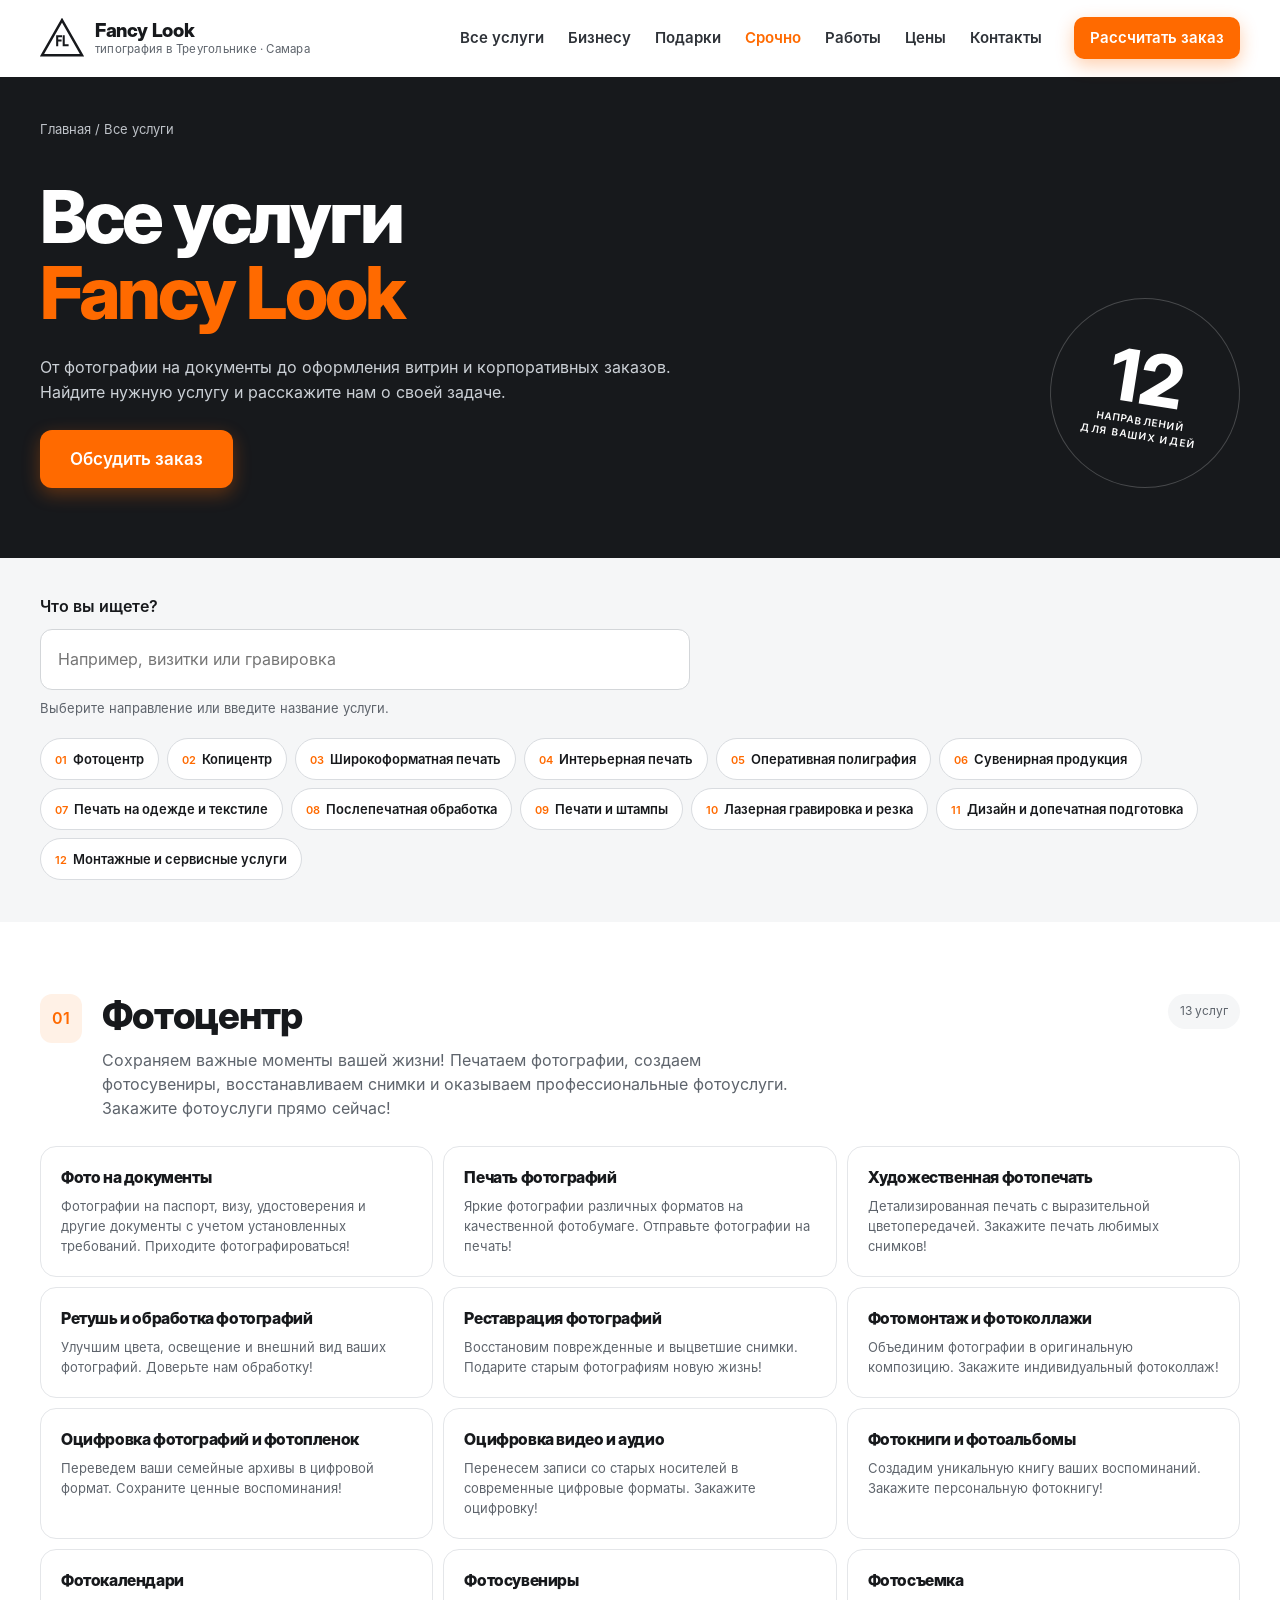
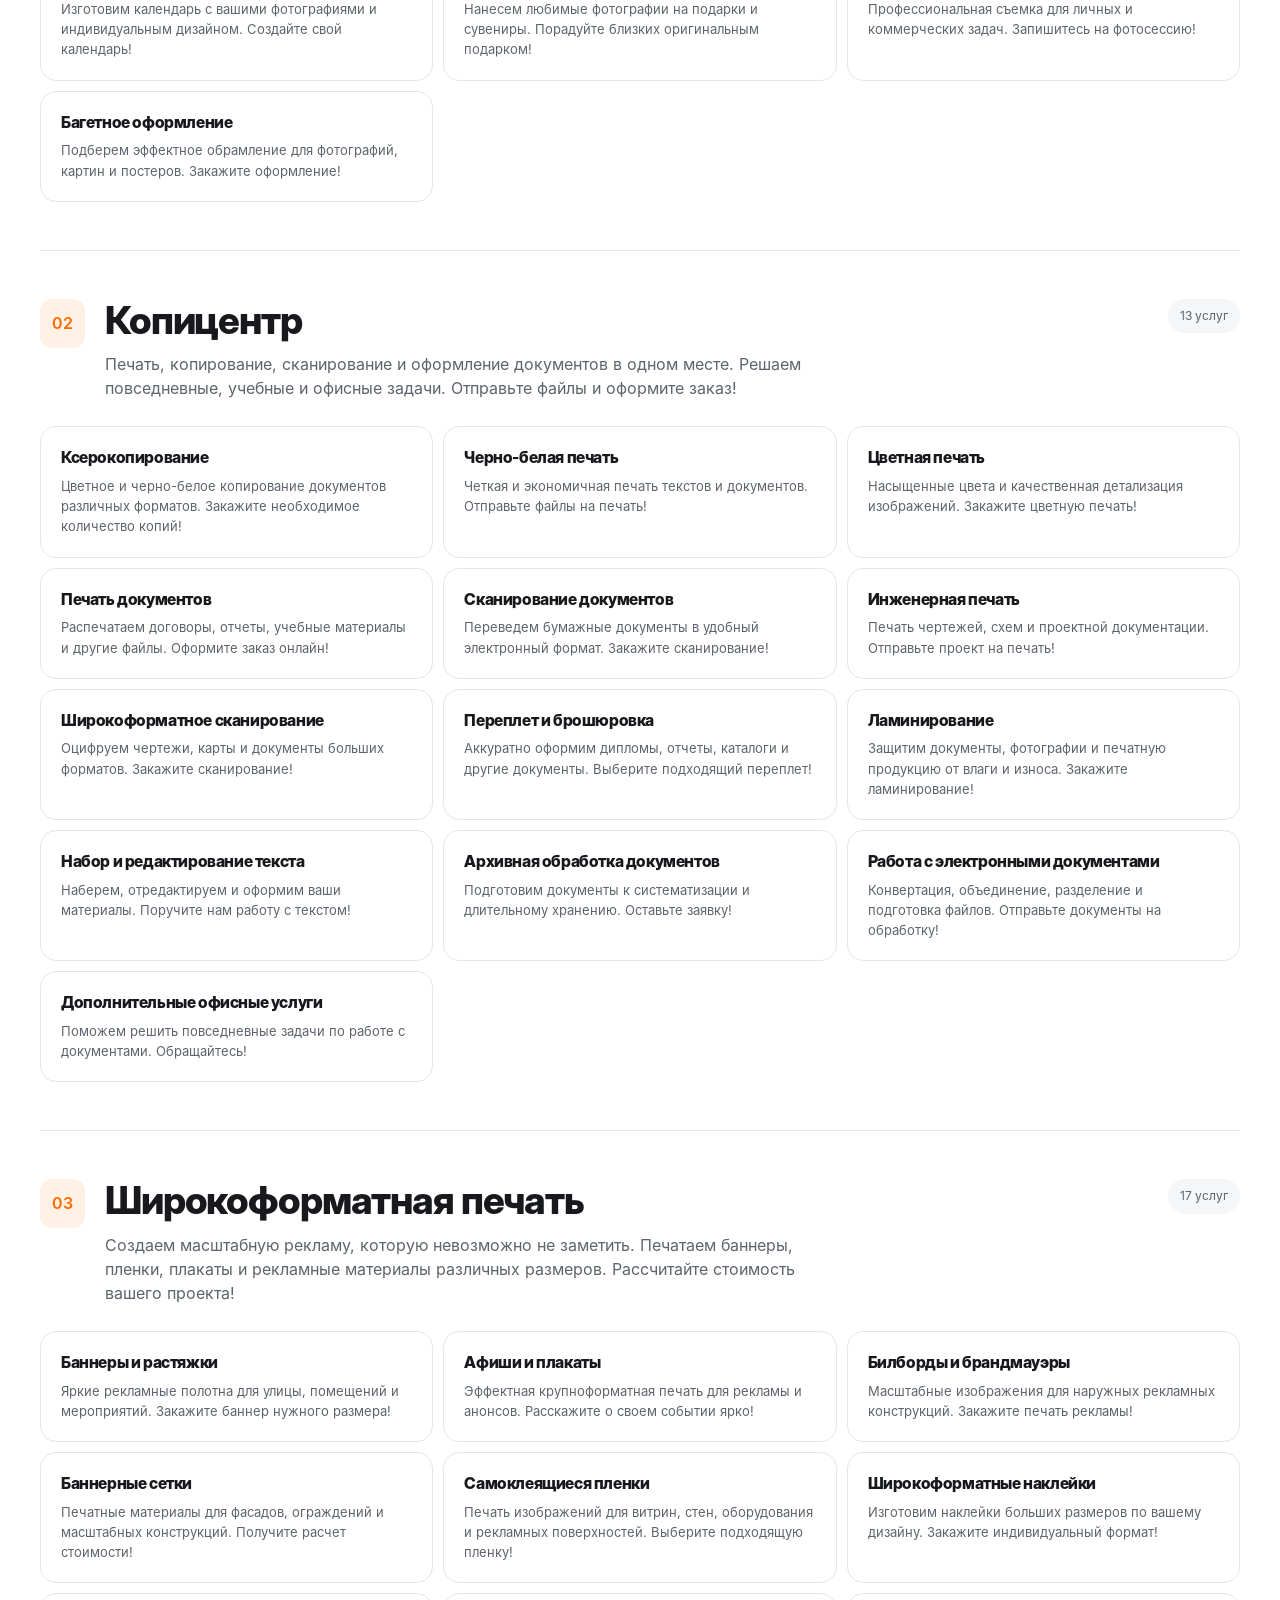
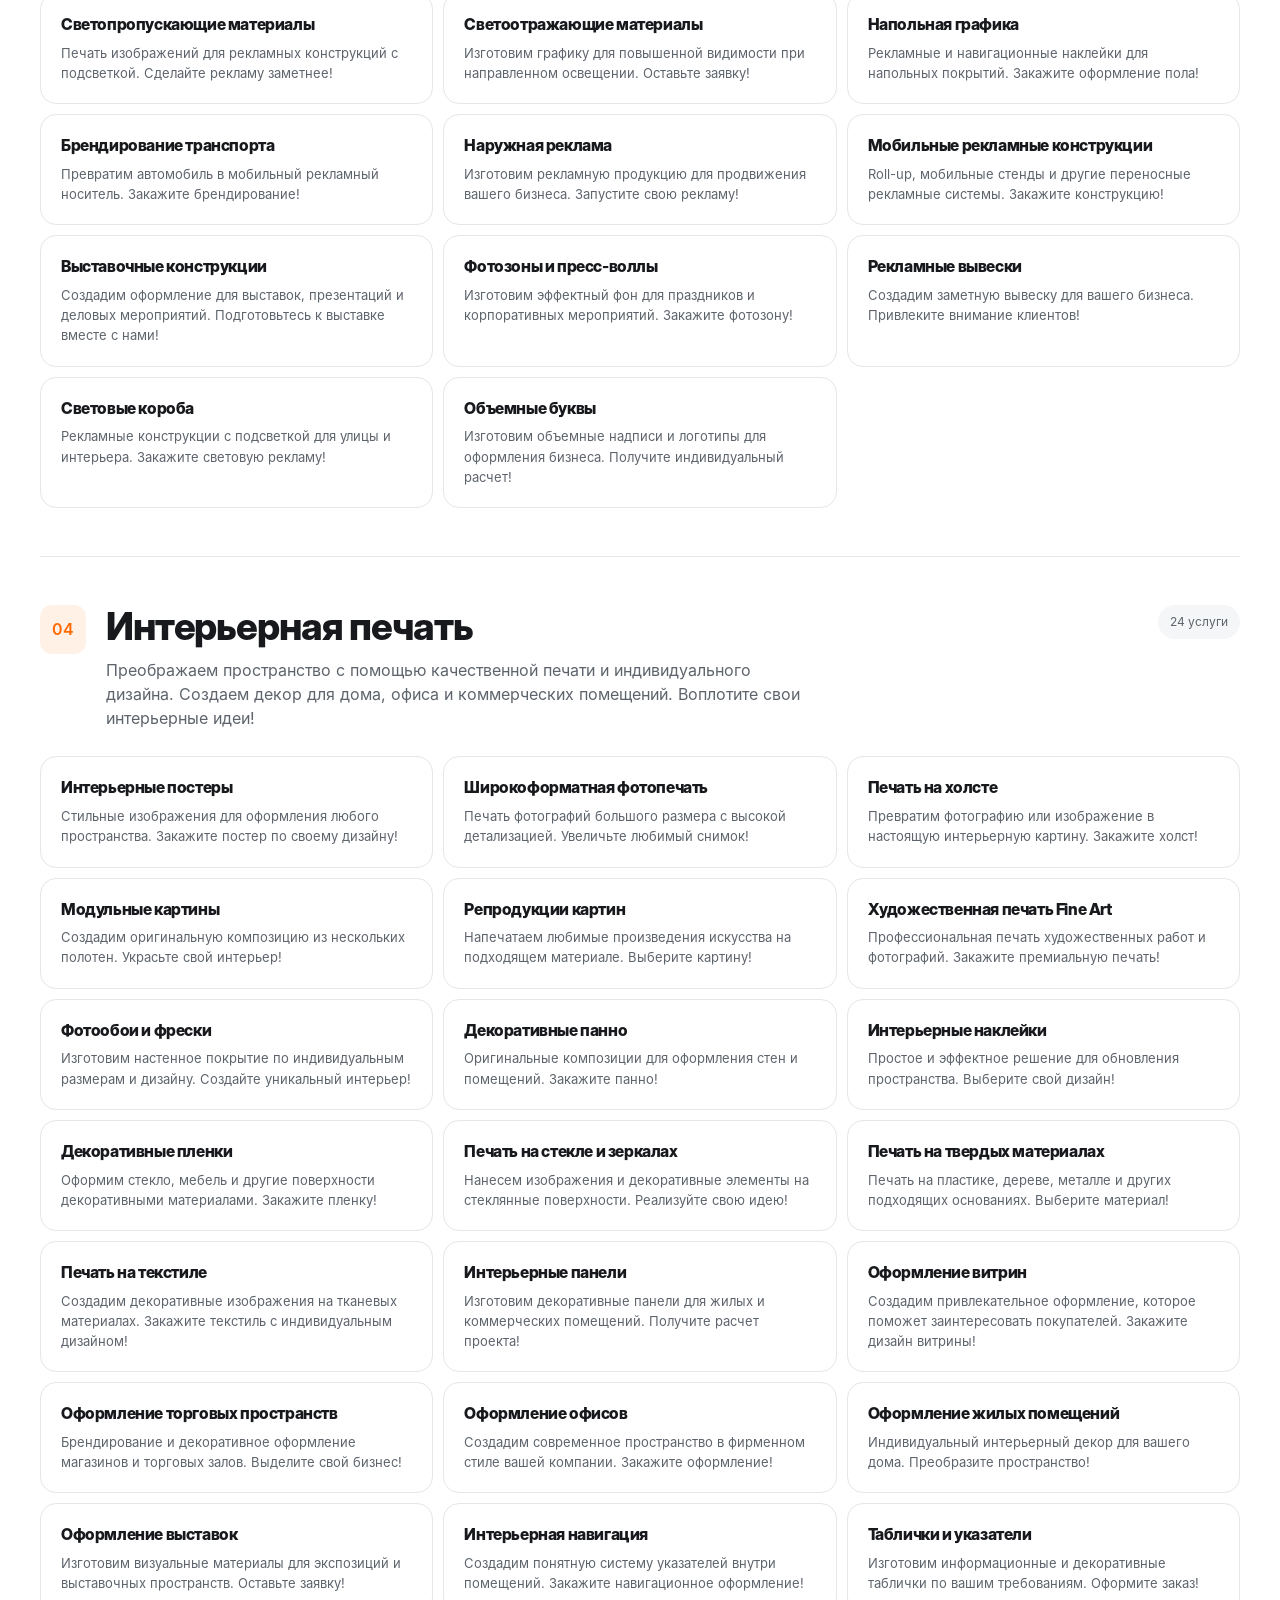
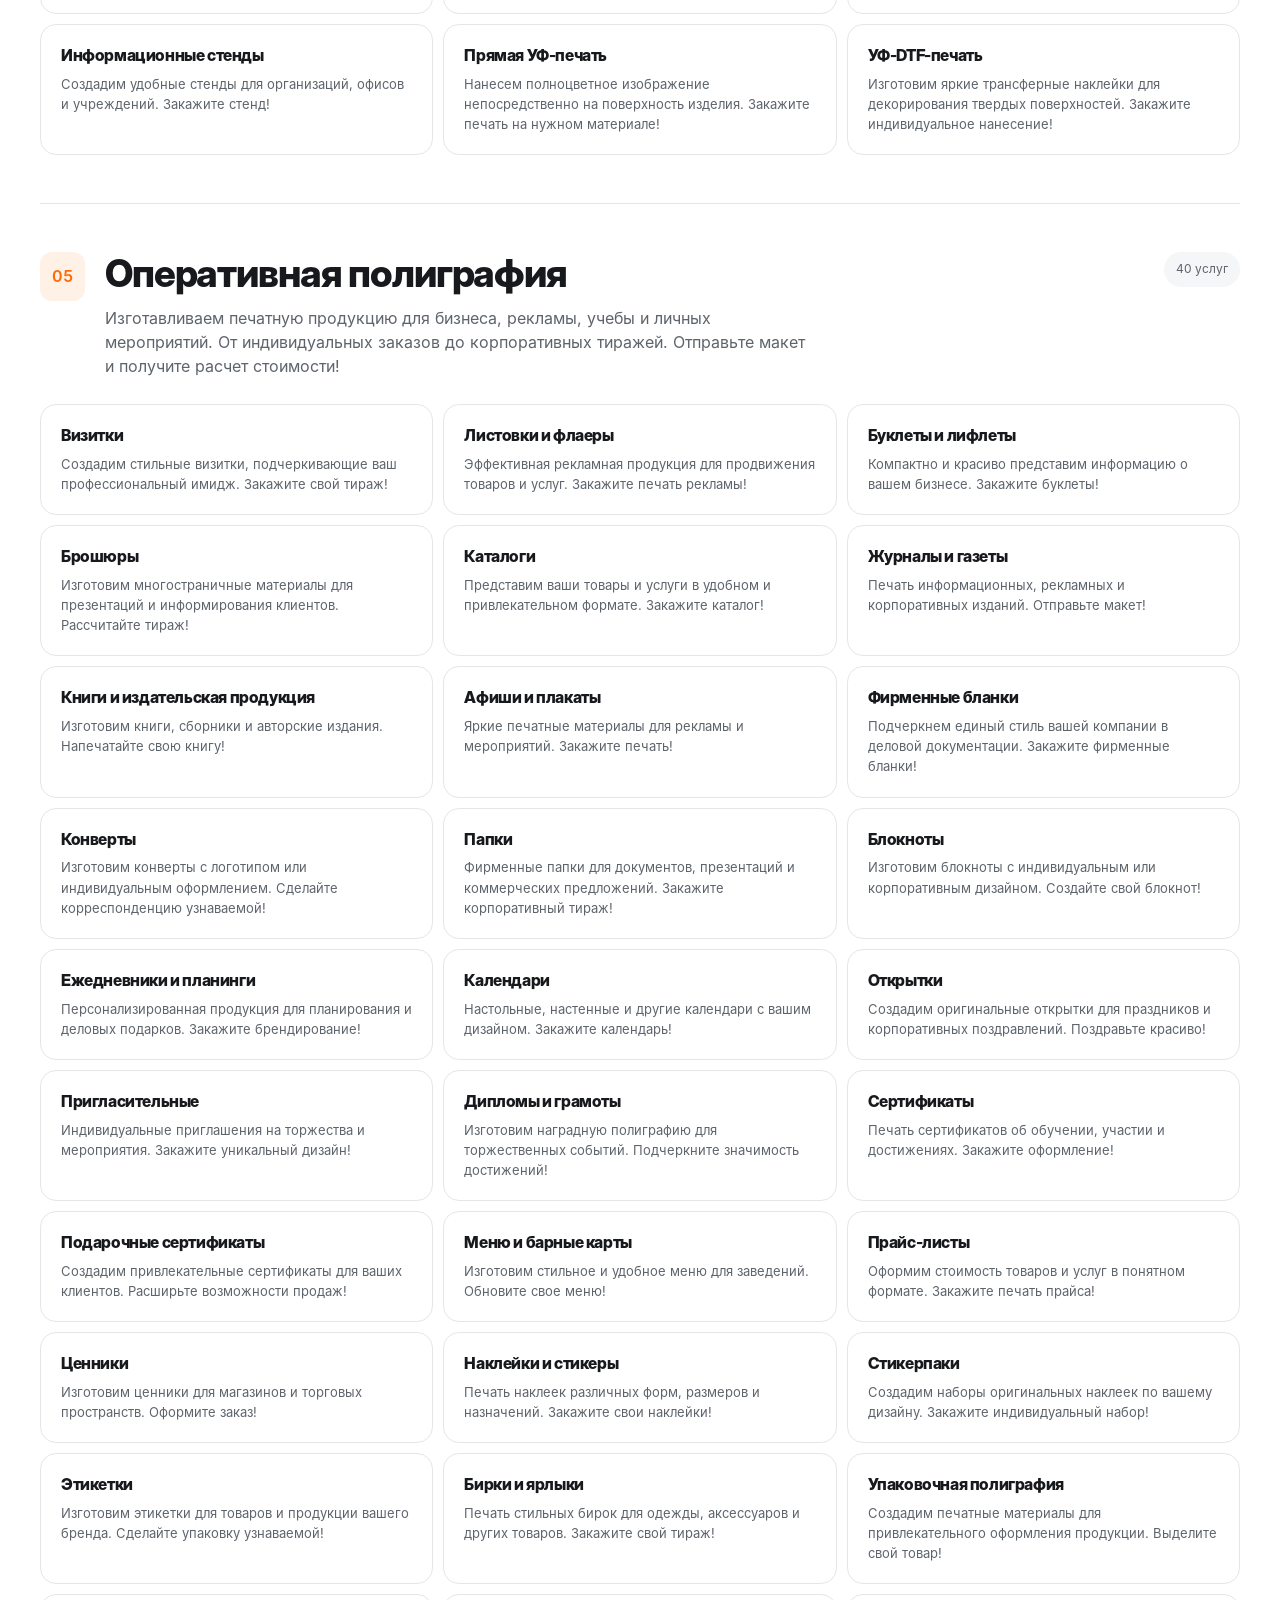
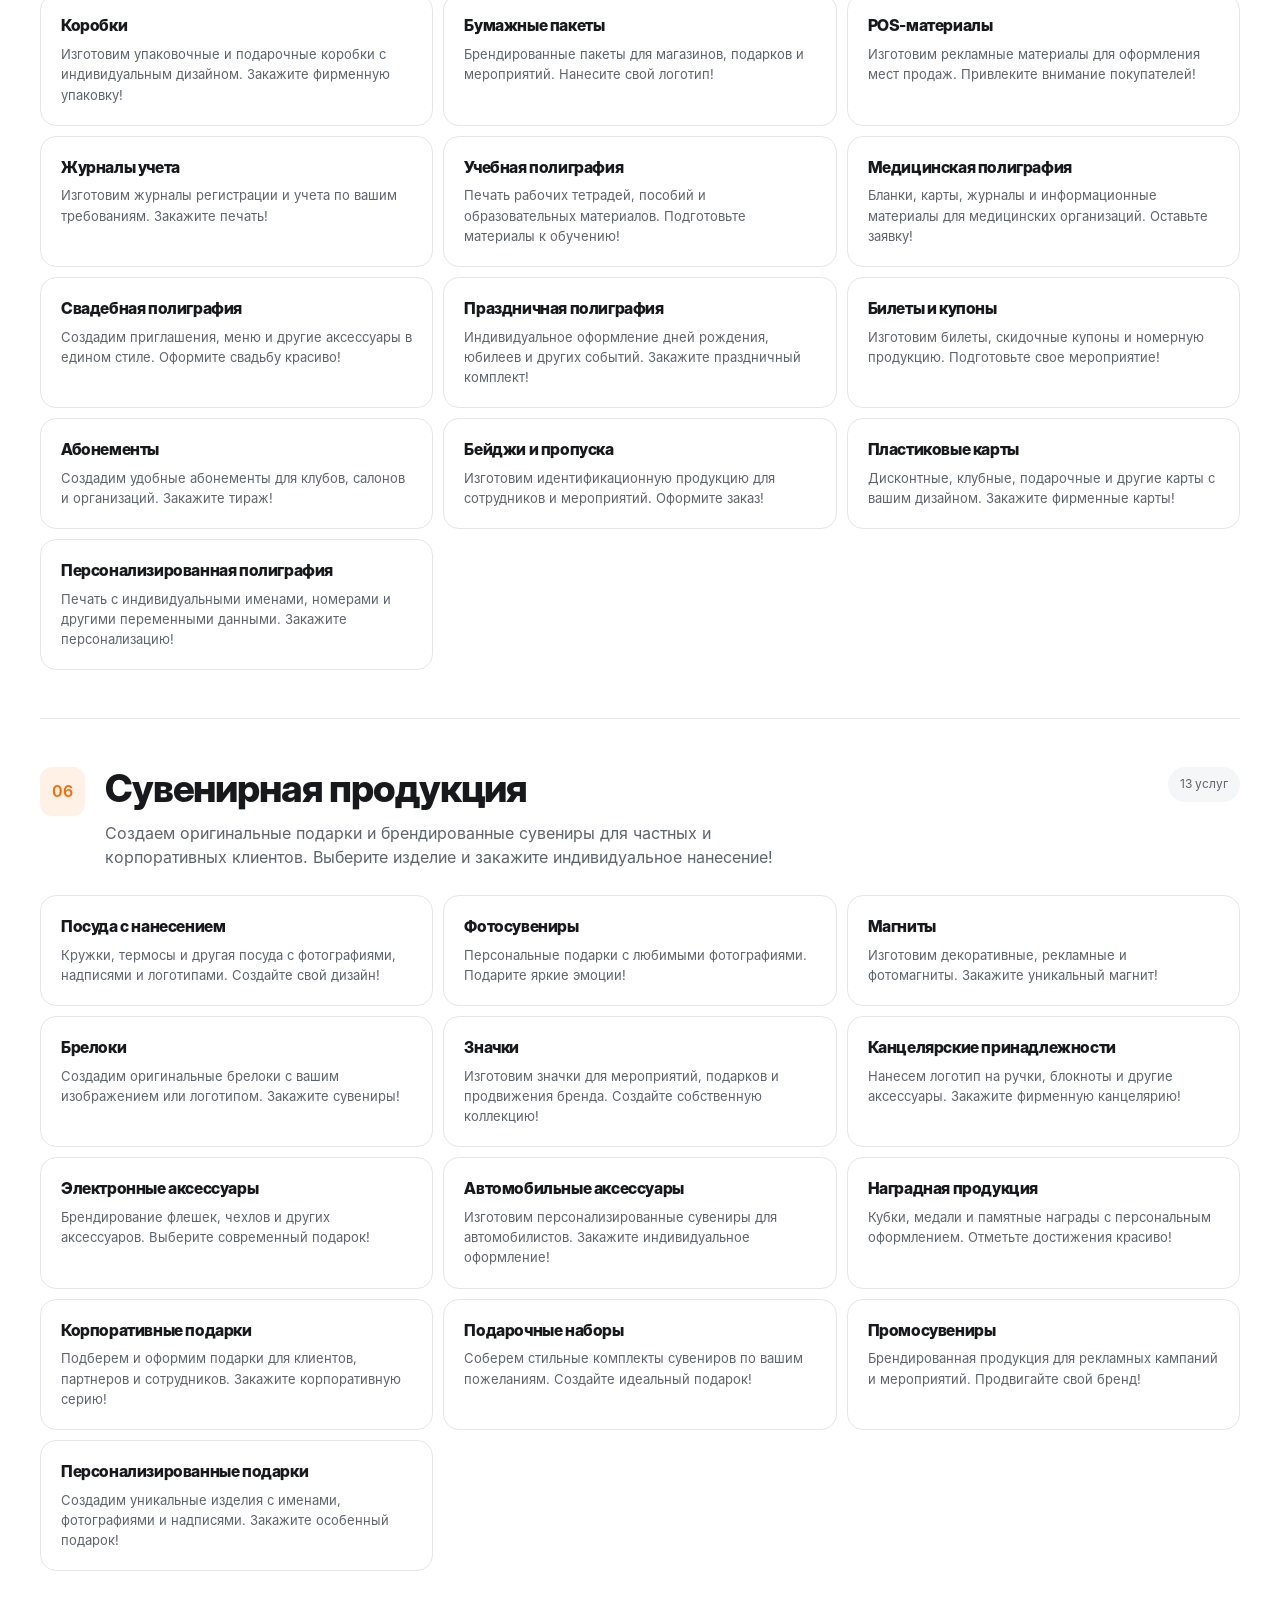
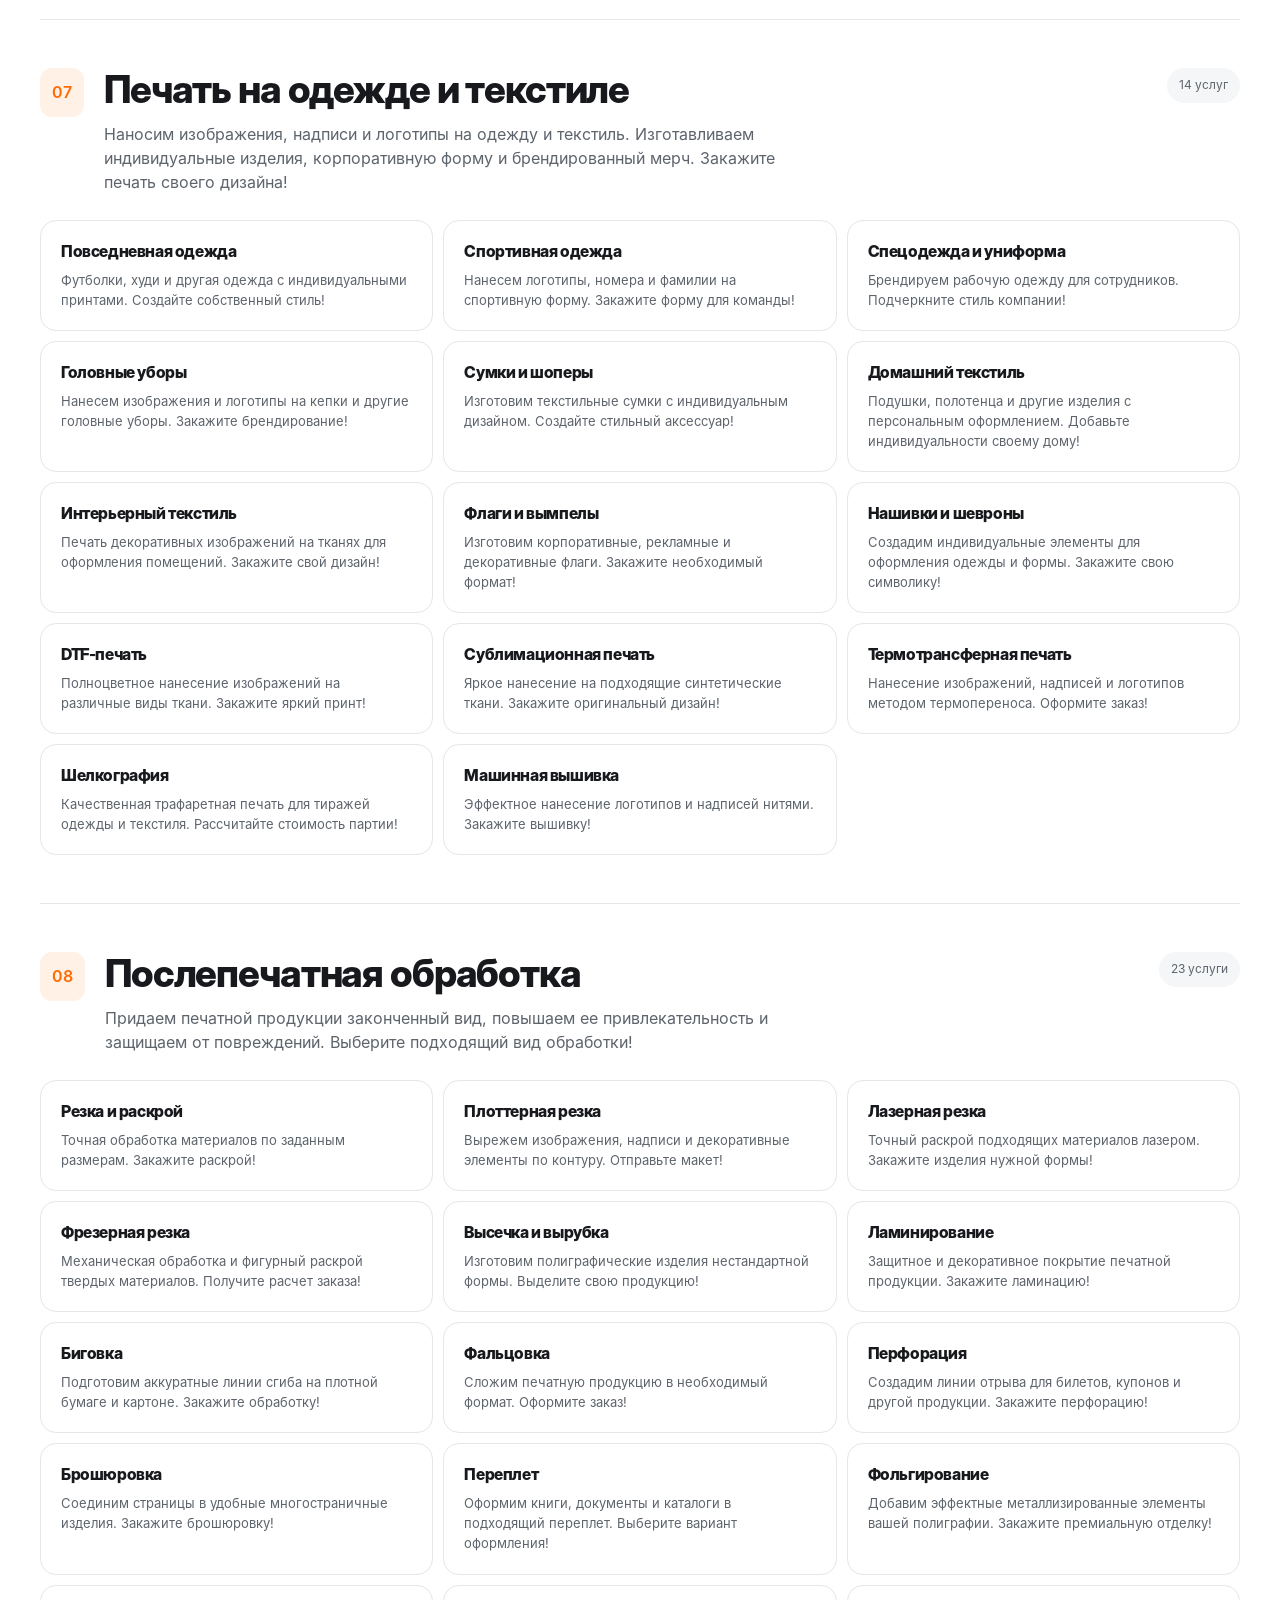
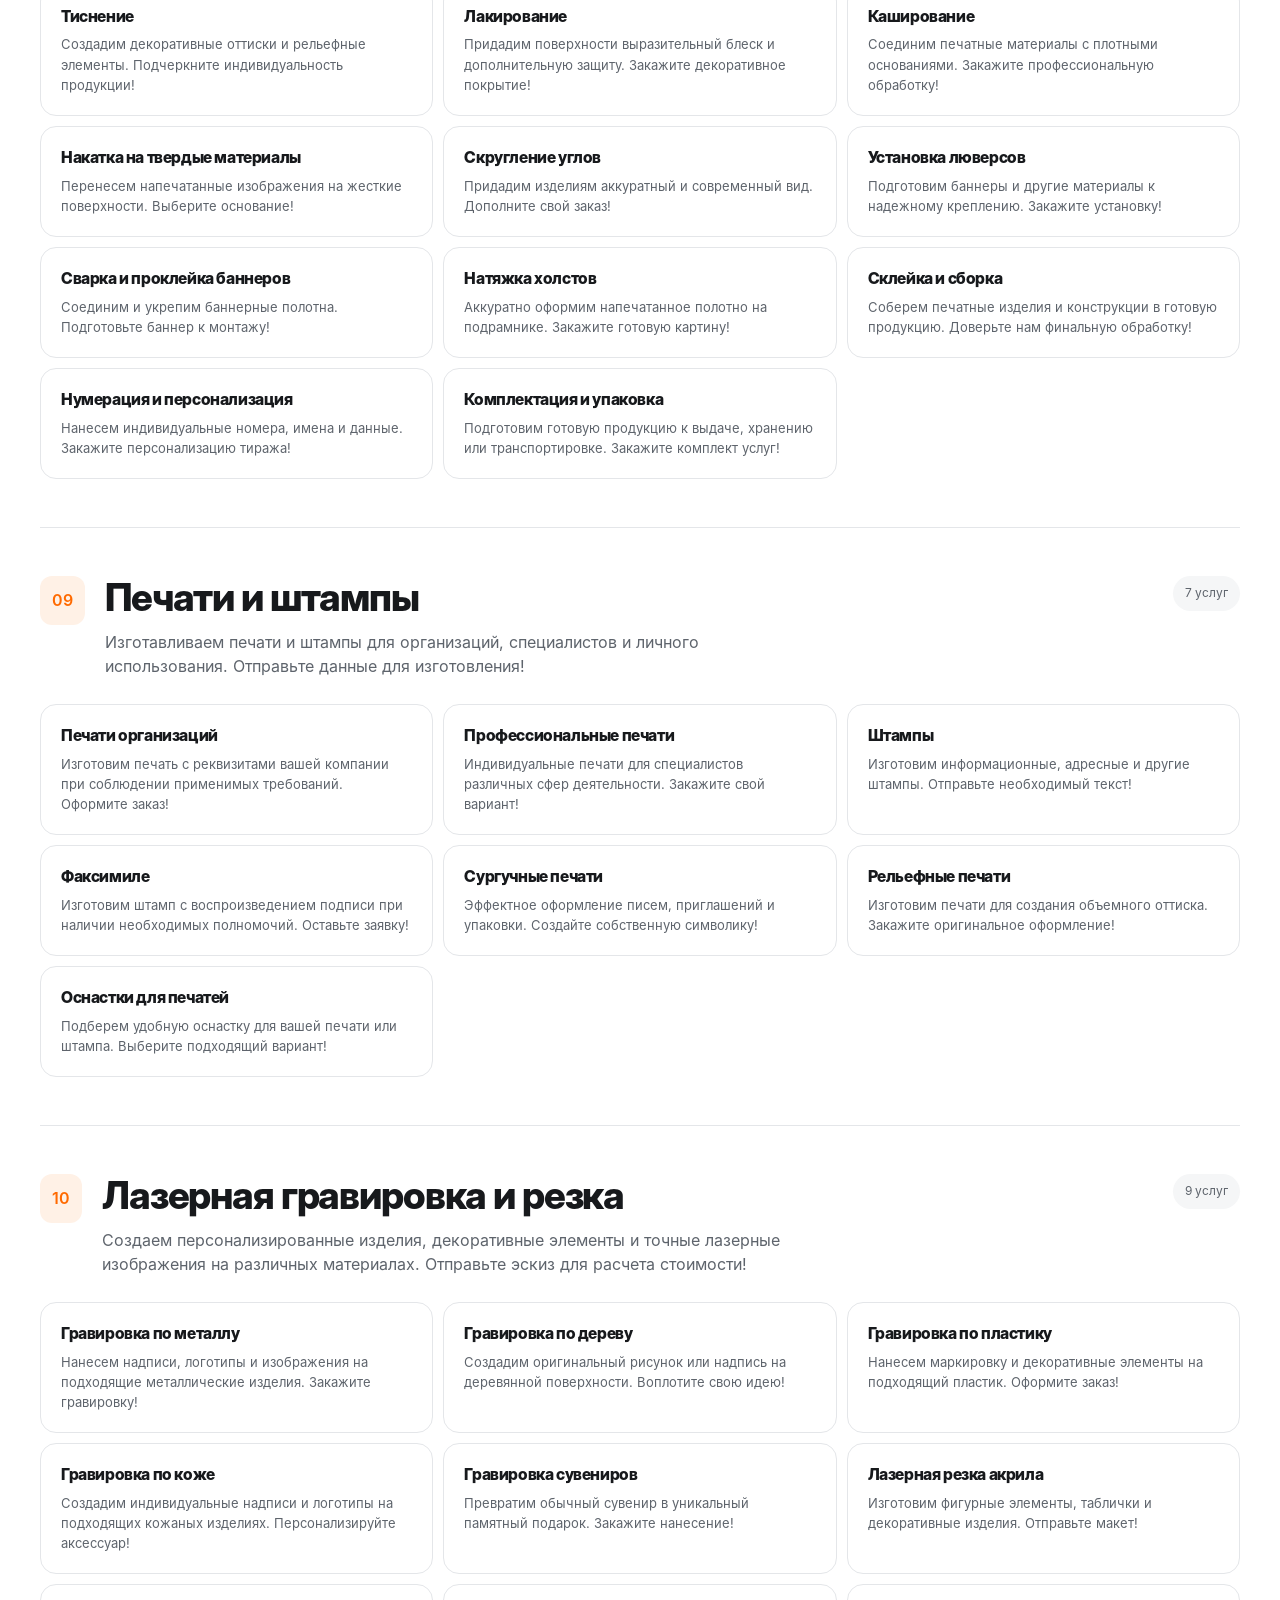
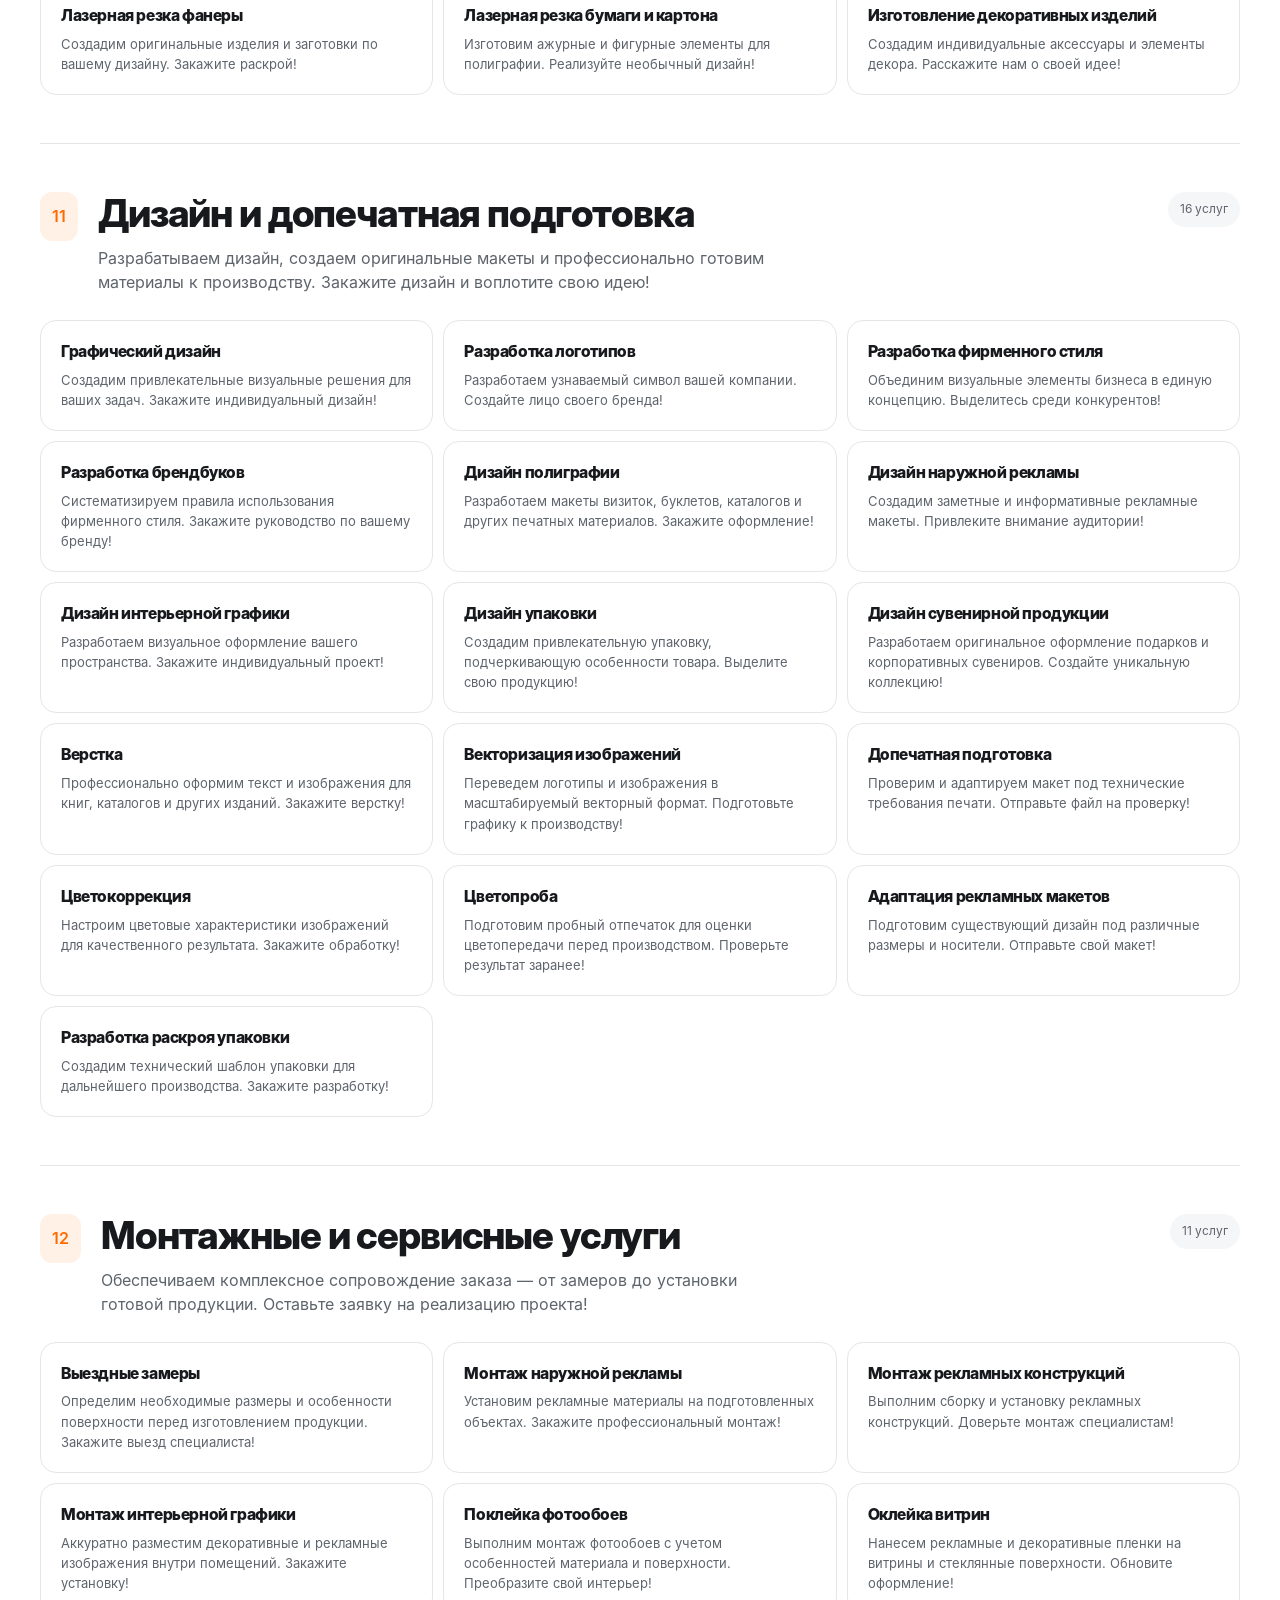
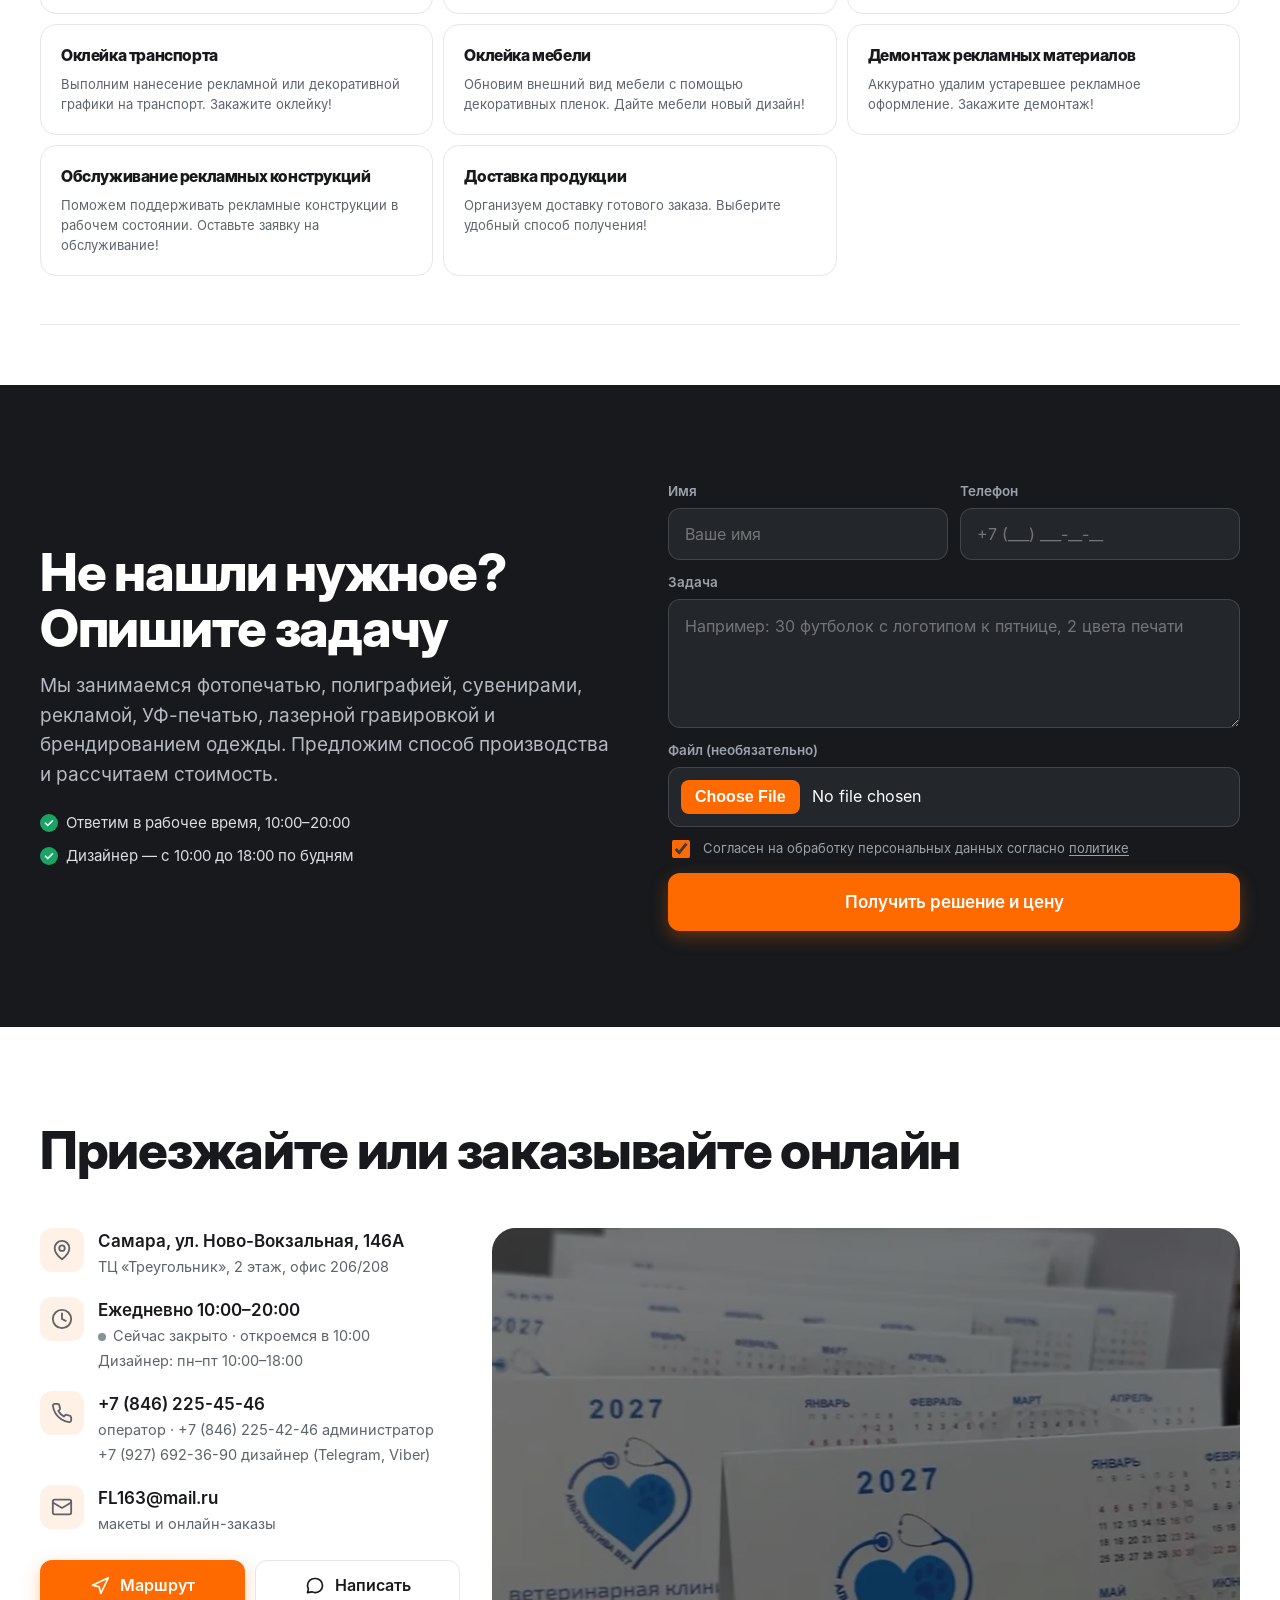
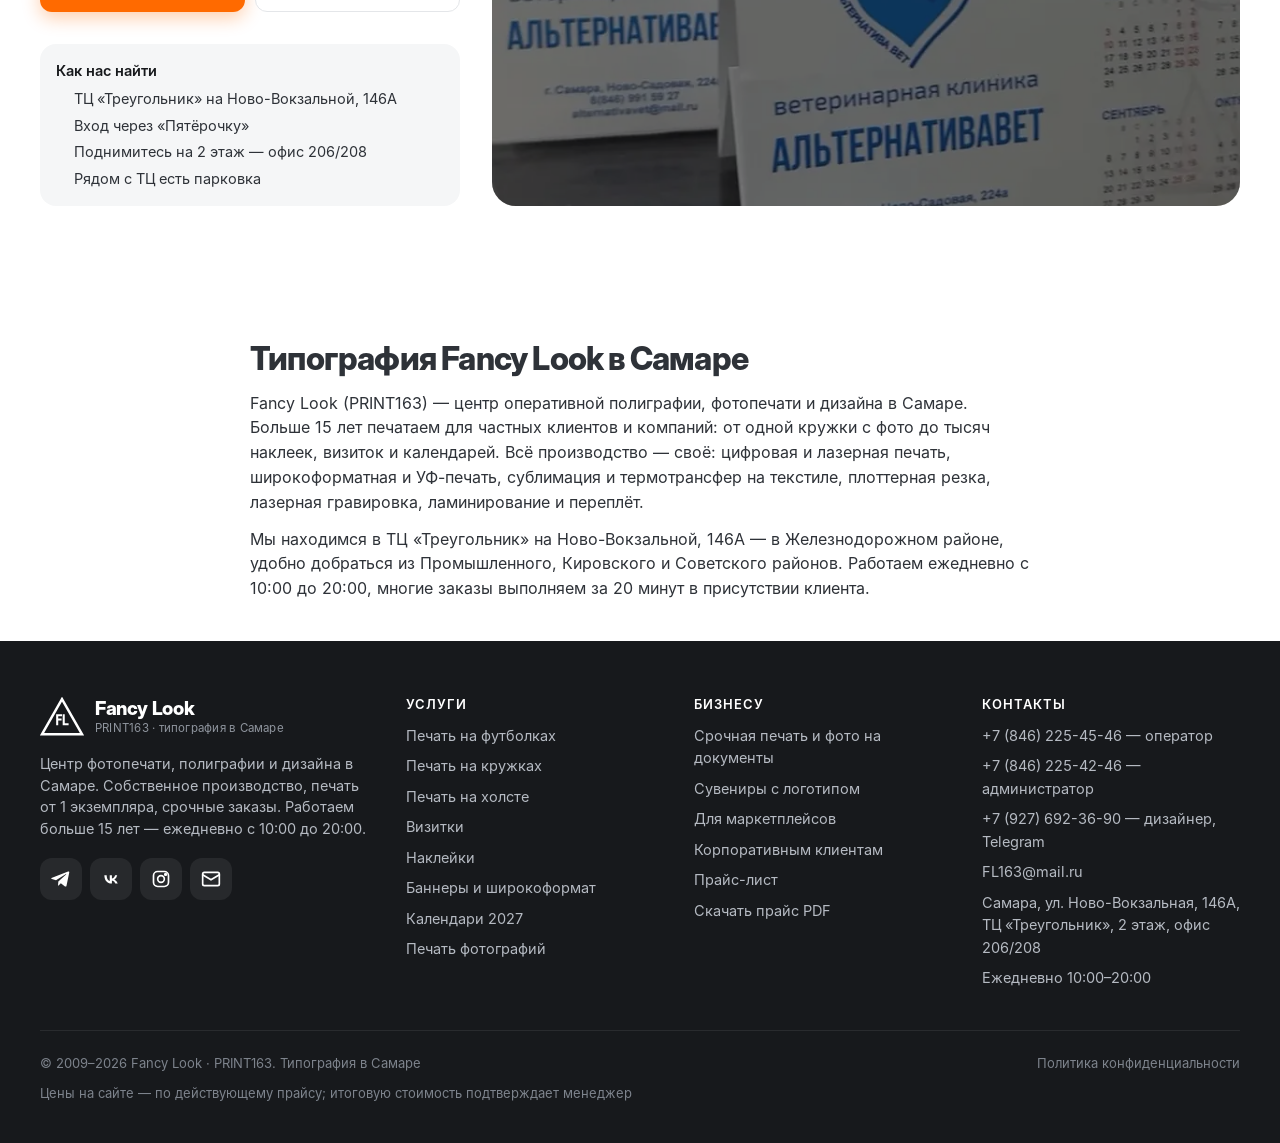
<file: uslugi/index.html>
<!doctype html><html lang="ru"><head><meta charset="utf-8"><meta name="viewport" content="width=device-width,initial-scale=1"><title>Все услуги типографии и фотоцентра в Самаре — Fancy Look</title><meta name="description" content="Каталог услуг Fancy Look в Самаре: фотопечать, копицентр, полиграфия, печать на одежде и сувенирах, гравировка, дизайн и монтаж. 12 направлений — стоимость по запросу."><link rel="canonical" href="https://print163.ru/uslugi/"><meta name="theme-color" content="#17191c"><link rel="icon" href="../favicon.svg"><link rel="stylesheet" href="../assets/css/style.css"><link rel="stylesheet" href="../assets/css/services.css"></head><body data-root="../"><a class="skip" href="#main">Перейти к содержанию</a><header class="header">
  <div class="container">
    <a class="logo" href="../" aria-label="Fancy Look — типография в Самаре, на главную">
      <span class="logo__mark"><svg viewBox="0 0 64 58" aria-hidden="true"><path d="M32 3 61 54H3Z" fill="none" stroke="currentColor" stroke-width="3.6"/><path fill="currentColor" d="M23.5 25h8.5v2.8h-5.5v3.4h4.9v2.8h-4.9V41h-3zM33 25h3v13.2h5.6V41H33z"/></svg></span>
      <span class="logo__txt"><span class="logo__name">Fancy Look</span><span class="logo__desc">типография в Треугольнике · Самара</span></span>
    </a>
    <nav class="nav" aria-label="Основное меню"><ul><li><a href="./" aria-current="page">Все услуги</a></li><li><a href="../#business">Бизнесу</a></li><li><a href="../#gifts">Подарки</a></li><li><a href="../srochnaya-pechat-samara/" class="is-hot">Срочно</a></li><li><a href="../#works">Работы</a></li><li><a href="../#price">Цены</a></li><li><a href="../#contacts">Контакты</a></li></ul></nav>
    <a class="header__phone" href="tel:+78462254546">+7 (846) 225-45-46<small>ежедневно 10:00–20:00</small></a>
    <a class="btn btn--primary btn--sm header__cta" href="../#calc" data-calc-open="">Рассчитать заказ</a>
    <a class="header__call" href="tel:+78462254546" aria-label="Позвонить +7 (846) 225-45-46"><svg viewBox="0 0 24 24" fill="none" stroke="currentColor" stroke-width="2" stroke-linecap="round" stroke-linejoin="round" aria-hidden="true"><path d="M22 16.9v3a2 2 0 0 1-2.2 2 19.8 19.8 0 0 1-8.6-3.1 19.5 19.5 0 0 1-6-6A19.8 19.8 0 0 1 2.1 4.2 2 2 0 0 1 4.1 2h3a2 2 0 0 1 2 1.7c.1.9.4 1.8.7 2.7a2 2 0 0 1-.5 2.1L8 9.8a16 16 0 0 0 6 6l1.3-1.3a2 2 0 0 1 2.1-.4c.9.3 1.8.6 2.7.7a2 2 0 0 1 1.7 2z"/></svg></a>
    <button class="burger" type="button" aria-label="Меню" aria-expanded="false" aria-controls="mnav"><span></span></button>
  </div>
</header>
<div class="mnav" id="mnav">
  <div class="mnav__group">Разделы</div><a href="../#catalog">Каталог</a><a href="../#business">Бизнесу</a><a href="../#gifts">Подарки</a><a href="../srochnaya-pechat-samara/">Срочно</a><a href="../#works">Работы</a><a href="../#price">Цены</a><a href="../#contacts">Контакты</a>
  <div class="mnav__group">Популярные услуги</div><a href="../pechat-na-futbolkah-samara/">Печать на футболках</a><a href="../pechat-na-kruzhkah-samara/">Печать на кружках</a><a href="../pechat-na-holste-samara/">Печать на холсте</a><a href="../pechat-vizitok-samara/">Визитки</a><a href="../pechat-nakleek-samara/">Наклейки</a><a href="../pechat-bannerov-samara/">Баннеры и широкоформат</a><a href="../kalendari-samara/">Календари 2027</a><a href="../fotopechat-samara/">Печать фотографий</a><a href="../srochnaya-pechat-samara/">Срочная печать и фото на документы</a><a href="../korporativnye-podarki-samara/">Сувениры с логотипом</a><a href="../pechat-dlya-marketpleysov-samara/">Для маркетплейсов</a>
  <div class="mnav__contacts">
    <a class="btn btn--primary" href="tel:+78462254546"><svg viewBox="0 0 24 24" fill="none" stroke="currentColor" stroke-width="2" stroke-linecap="round" stroke-linejoin="round" aria-hidden="true"><path d="M22 16.9v3a2 2 0 0 1-2.2 2 19.8 19.8 0 0 1-8.6-3.1 19.5 19.5 0 0 1-6-6A19.8 19.8 0 0 1 2.1 4.2 2 2 0 0 1 4.1 2h3a2 2 0 0 1 2 1.7c.1.9.4 1.8.7 2.7a2 2 0 0 1-.5 2.1L8 9.8a16 16 0 0 0 6 6l1.3-1.3a2 2 0 0 1 2.1-.4c.9.3 1.8.6 2.7.7a2 2 0 0 1 1.7 2z"/></svg> +7 (846) 225-45-46</a>
    <button class="btn btn--ghost" type="button" data-msgr><svg viewBox="0 0 24 24" fill="none" stroke="currentColor" stroke-width="2" stroke-linecap="round" stroke-linejoin="round" aria-hidden="true"><path d="M21 11.5a8.4 8.4 0 0 1-9 8.4 8.6 8.6 0 0 1-3.8-.9L3 20l1.1-4.6A8.4 8.4 0 0 1 3 11.5 8.5 8.5 0 0 1 12 3a8.5 8.5 0 0 1 9 8.5z"/></svg> Написать в мессенджер</button>
  </div>
</div>
<main id="main"><section class="svc-hero"><div class="container"><div class="svc-crumb"><a href="../">Главная</a> / Все услуги</div><div class="svc-hero__row"><div><h1>Все услуги<br><em>Fancy Look</em></h1><p>От фотографии на документы до оформления витрин и корпоративных заказов. Найдите нужную услугу и расскажите нам о своей задаче.</p><a class="btn btn--primary btn--lg" href="https://t.me/print163" target="_blank" rel="noopener">Обсудить заказ</a></div><div class="svc-hero__badge"><strong>12</strong><span>НАПРАВЛЕНИЙ<br>ДЛЯ ВАШИХ ИДЕЙ</span></div></div></div></section><section class="svc-nav section--gray"><div class="container"><div class="svc-search"><label for="service-search">Что вы ищете?</label><input id="service-search" type="search" placeholder="Например, визитки или гравировка" autocomplete="off"><p id="search-status" aria-live="polite">Выберите направление или введите название услуги.</p></div><nav class="svc-chips" aria-label="Направления услуг"><a href="#service-1"><span>01</span> Фотоцентр</a><a href="#service-2"><span>02</span> Копицентр</a><a href="#service-3"><span>03</span> Широкоформатная печать</a><a href="#service-4"><span>04</span> Интерьерная печать</a><a href="#service-5"><span>05</span> Оперативная полиграфия</a><a href="#service-6"><span>06</span> Сувенирная продукция</a><a href="#service-7"><span>07</span> Печать на одежде и текстиле</a><a href="#service-8"><span>08</span> Послепечатная обработка</a><a href="#service-9"><span>09</span> Печати и штампы</a><a href="#service-10"><span>10</span> Лазерная гравировка и резка</a><a href="#service-11"><span>11</span> Дизайн и допечатная подготовка</a><a href="#service-12"><span>12</span> Монтажные и сервисные услуги</a></nav></div></section><div class="container svc-sections"><section class="svc-group" id="service-1"><div class="svc-group__title"><span class="svc-number">01</span><div><h2>Фотоцентр</h2><p>Сохраняем важные моменты вашей жизни! Печатаем фотографии, создаем фотосувениры, восстанавливаем снимки и оказываем профессиональные фотоуслуги. Закажите фотоуслуги прямо сейчас!</p></div><span class="svc-count">13 услуг</span></div><div class="svc-grid"><article class="svc-item"><h3>Фото на документы</h3><p>Фотографии на паспорт, визу, удостоверения и другие документы с учетом установленных требований. Приходите фотографироваться!</p></article><article class="svc-item"><h3><a href="../fotopechat-samara/">Печать фотографий</a></h3><p>Яркие фотографии различных форматов на качественной фотобумаге. Отправьте фотографии на печать!</p></article><article class="svc-item"><h3>Художественная фотопечать</h3><p>Детализированная печать с выразительной цветопередачей. Закажите печать любимых снимков!</p></article><article class="svc-item"><h3>Ретушь и обработка фотографий</h3><p>Улучшим цвета, освещение и внешний вид ваших фотографий. Доверьте нам обработку!</p></article><article class="svc-item"><h3>Реставрация фотографий</h3><p>Восстановим поврежденные и выцветшие снимки. Подарите старым фотографиям новую жизнь!</p></article><article class="svc-item"><h3>Фотомонтаж и фотоколлажи</h3><p>Объединим фотографии в оригинальную композицию. Закажите индивидуальный фотоколлаж!</p></article><article class="svc-item"><h3>Оцифровка фотографий и фотопленок</h3><p>Переведем ваши семейные архивы в цифровой формат. Сохраните ценные воспоминания!</p></article><article class="svc-item"><h3>Оцифровка видео и аудио</h3><p>Перенесем записи со старых носителей в современные цифровые форматы. Закажите оцифровку!</p></article><article class="svc-item"><h3>Фотокниги и фотоальбомы</h3><p>Создадим уникальную книгу ваших воспоминаний. Закажите персональную фотокнигу!</p></article><article class="svc-item"><h3>Фотокалендари</h3><p>Изготовим календарь с вашими фотографиями и индивидуальным дизайном. Создайте свой календарь!</p></article><article class="svc-item"><h3>Фотосувениры</h3><p>Нанесем любимые фотографии на подарки и сувениры. Порадуйте близких оригинальным подарком!</p></article><article class="svc-item"><h3>Фотосъемка</h3><p>Профессиональная съемка для личных и коммерческих задач. Запишитесь на фотосессию!</p></article><article class="svc-item"><h3>Багетное оформление</h3><p>Подберем эффектное обрамление для фотографий, картин и постеров. Закажите оформление!</p></article></div></section><section class="svc-group" id="service-2"><div class="svc-group__title"><span class="svc-number">02</span><div><h2>Копицентр</h2><p>Печать, копирование, сканирование и оформление документов в одном месте. Решаем повседневные, учебные и офисные задачи. Отправьте файлы и оформите заказ!</p></div><span class="svc-count">13 услуг</span></div><div class="svc-grid"><article class="svc-item"><h3>Ксерокопирование</h3><p>Цветное и черно-белое копирование документов различных форматов. Закажите необходимое количество копий!</p></article><article class="svc-item"><h3>Черно-белая печать</h3><p>Четкая и экономичная печать текстов и документов. Отправьте файлы на печать!</p></article><article class="svc-item"><h3>Цветная печать</h3><p>Насыщенные цвета и качественная детализация изображений. Закажите цветную печать!</p></article><article class="svc-item"><h3>Печать документов</h3><p>Распечатаем договоры, отчеты, учебные материалы и другие файлы. Оформите заказ онлайн!</p></article><article class="svc-item"><h3>Сканирование документов</h3><p>Переведем бумажные документы в удобный электронный формат. Закажите сканирование!</p></article><article class="svc-item"><h3>Инженерная печать</h3><p>Печать чертежей, схем и проектной документации. Отправьте проект на печать!</p></article><article class="svc-item"><h3>Широкоформатное сканирование</h3><p>Оцифруем чертежи, карты и документы больших форматов. Закажите сканирование!</p></article><article class="svc-item"><h3>Переплет и брошюровка</h3><p>Аккуратно оформим дипломы, отчеты, каталоги и другие документы. Выберите подходящий переплет!</p></article><article class="svc-item"><h3>Ламинирование</h3><p>Защитим документы, фотографии и печатную продукцию от влаги и износа. Закажите ламинирование!</p></article><article class="svc-item"><h3>Набор и редактирование текста</h3><p>Наберем, отредактируем и оформим ваши материалы. Поручите нам работу с текстом!</p></article><article class="svc-item"><h3>Архивная обработка документов</h3><p>Подготовим документы к систематизации и длительному хранению. Оставьте заявку!</p></article><article class="svc-item"><h3>Работа с электронными документами</h3><p>Конвертация, объединение, разделение и подготовка файлов. Отправьте документы на обработку!</p></article><article class="svc-item"><h3>Дополнительные офисные услуги</h3><p>Поможем решить повседневные задачи по работе с документами. Обращайтесь!</p></article></div></section><section class="svc-group" id="service-3"><div class="svc-group__title"><span class="svc-number">03</span><div><h2>Широкоформатная печать</h2><p>Создаем масштабную рекламу, которую невозможно не заметить. Печатаем баннеры, пленки, плакаты и рекламные материалы различных размеров. Рассчитайте стоимость вашего проекта!</p></div><span class="svc-count">17 услуг</span></div><div class="svc-grid"><article class="svc-item"><h3>Баннеры и растяжки</h3><p>Яркие рекламные полотна для улицы, помещений и мероприятий. Закажите баннер нужного размера!</p></article><article class="svc-item"><h3>Афиши и плакаты</h3><p>Эффектная крупноформатная печать для рекламы и анонсов. Расскажите о своем событии ярко!</p></article><article class="svc-item"><h3>Билборды и брандмауэры</h3><p>Масштабные изображения для наружных рекламных конструкций. Закажите печать рекламы!</p></article><article class="svc-item"><h3>Баннерные сетки</h3><p>Печатные материалы для фасадов, ограждений и масштабных конструкций. Получите расчет стоимости!</p></article><article class="svc-item"><h3>Самоклеящиеся пленки</h3><p>Печать изображений для витрин, стен, оборудования и рекламных поверхностей. Выберите подходящую пленку!</p></article><article class="svc-item"><h3>Широкоформатные наклейки</h3><p>Изготовим наклейки больших размеров по вашему дизайну. Закажите индивидуальный формат!</p></article><article class="svc-item"><h3>Светопропускающие материалы</h3><p>Печать изображений для рекламных конструкций с подсветкой. Сделайте рекламу заметнее!</p></article><article class="svc-item"><h3>Светоотражающие материалы</h3><p>Изготовим графику для повышенной видимости при направленном освещении. Оставьте заявку!</p></article><article class="svc-item"><h3>Напольная графика</h3><p>Рекламные и навигационные наклейки для напольных покрытий. Закажите оформление пола!</p></article><article class="svc-item"><h3>Брендирование транспорта</h3><p>Превратим автомобиль в мобильный рекламный носитель. Закажите брендирование!</p></article><article class="svc-item"><h3>Наружная реклама</h3><p>Изготовим рекламную продукцию для продвижения вашего бизнеса. Запустите свою рекламу!</p></article><article class="svc-item"><h3>Мобильные рекламные конструкции</h3><p>Roll-up, мобильные стенды и другие переносные рекламные системы. Закажите конструкцию!</p></article><article class="svc-item"><h3>Выставочные конструкции</h3><p>Создадим оформление для выставок, презентаций и деловых мероприятий. Подготовьтесь к выставке вместе с нами!</p></article><article class="svc-item"><h3>Фотозоны и пресс-воллы</h3><p>Изготовим эффектный фон для праздников и корпоративных мероприятий. Закажите фотозону!</p></article><article class="svc-item"><h3>Рекламные вывески</h3><p>Создадим заметную вывеску для вашего бизнеса. Привлеките внимание клиентов!</p></article><article class="svc-item"><h3>Световые короба</h3><p>Рекламные конструкции с подсветкой для улицы и интерьера. Закажите световую рекламу!</p></article><article class="svc-item"><h3>Объемные буквы</h3><p>Изготовим объемные надписи и логотипы для оформления бизнеса. Получите индивидуальный расчет!</p></article></div></section><section class="svc-group" id="service-4"><div class="svc-group__title"><span class="svc-number">04</span><div><h2>Интерьерная печать</h2><p>Преображаем пространство с помощью качественной печати и индивидуального дизайна. Создаем декор для дома, офиса и коммерческих помещений. Воплотите свои интерьерные идеи!</p></div><span class="svc-count">24 услуги</span></div><div class="svc-grid"><article class="svc-item"><h3>Интерьерные постеры</h3><p>Стильные изображения для оформления любого пространства. Закажите постер по своему дизайну!</p></article><article class="svc-item"><h3>Широкоформатная фотопечать</h3><p>Печать фотографий большого размера с высокой детализацией. Увеличьте любимый снимок!</p></article><article class="svc-item"><h3><a href="../pechat-na-holste-samara/">Печать на холсте</a></h3><p>Превратим фотографию или изображение в настоящую интерьерную картину. Закажите холст!</p></article><article class="svc-item"><h3>Модульные картины</h3><p>Создадим оригинальную композицию из нескольких полотен. Украсьте свой интерьер!</p></article><article class="svc-item"><h3>Репродукции картин</h3><p>Напечатаем любимые произведения искусства на подходящем материале. Выберите картину!</p></article><article class="svc-item"><h3>Художественная печать Fine Art</h3><p>Профессиональная печать художественных работ и фотографий. Закажите премиальную печать!</p></article><article class="svc-item"><h3>Фотообои и фрески</h3><p>Изготовим настенное покрытие по индивидуальным размерам и дизайну. Создайте уникальный интерьер!</p></article><article class="svc-item"><h3>Декоративные панно</h3><p>Оригинальные композиции для оформления стен и помещений. Закажите панно!</p></article><article class="svc-item"><h3>Интерьерные наклейки</h3><p>Простое и эффектное решение для обновления пространства. Выберите свой дизайн!</p></article><article class="svc-item"><h3>Декоративные пленки</h3><p>Оформим стекло, мебель и другие поверхности декоративными материалами. Закажите пленку!</p></article><article class="svc-item"><h3>Печать на стекле и зеркалах</h3><p>Нанесем изображения и декоративные элементы на стеклянные поверхности. Реализуйте свою идею!</p></article><article class="svc-item"><h3>Печать на твердых материалах</h3><p>Печать на пластике, дереве, металле и других подходящих основаниях. Выберите материал!</p></article><article class="svc-item"><h3>Печать на текстиле</h3><p>Создадим декоративные изображения на тканевых материалах. Закажите текстиль с индивидуальным дизайном!</p></article><article class="svc-item"><h3>Интерьерные панели</h3><p>Изготовим декоративные панели для жилых и коммерческих помещений. Получите расчет проекта!</p></article><article class="svc-item"><h3>Оформление витрин</h3><p>Создадим привлекательное оформление, которое поможет заинтересовать покупателей. Закажите дизайн витрины!</p></article><article class="svc-item"><h3>Оформление торговых пространств</h3><p>Брендирование и декоративное оформление магазинов и торговых залов. Выделите свой бизнес!</p></article><article class="svc-item"><h3>Оформление офисов</h3><p>Создадим современное пространство в фирменном стиле вашей компании. Закажите оформление!</p></article><article class="svc-item"><h3>Оформление жилых помещений</h3><p>Индивидуальный интерьерный декор для вашего дома. Преобразите пространство!</p></article><article class="svc-item"><h3>Оформление выставок</h3><p>Изготовим визуальные материалы для экспозиций и выставочных пространств. Оставьте заявку!</p></article><article class="svc-item"><h3>Интерьерная навигация</h3><p>Создадим понятную систему указателей внутри помещений. Закажите навигационное оформление!</p></article><article class="svc-item"><h3>Таблички и указатели</h3><p>Изготовим информационные и декоративные таблички по вашим требованиям. Оформите заказ!</p></article><article class="svc-item"><h3>Информационные стенды</h3><p>Создадим удобные стенды для организаций, офисов и учреждений. Закажите стенд!</p></article><article class="svc-item"><h3>Прямая УФ-печать</h3><p>Нанесем полноцветное изображение непосредственно на поверхность изделия. Закажите печать на нужном материале!</p></article><article class="svc-item"><h3>УФ-DTF-печать</h3><p>Изготовим яркие трансферные наклейки для декорирования твердых поверхностей. Закажите индивидуальное нанесение!</p></article></div></section><section class="svc-group" id="service-5"><div class="svc-group__title"><span class="svc-number">05</span><div><h2>Оперативная полиграфия</h2><p>Изготавливаем печатную продукцию для бизнеса, рекламы, учебы и личных мероприятий. От индивидуальных заказов до корпоративных тиражей. Отправьте макет и получите расчет стоимости!</p></div><span class="svc-count">40 услуг</span></div><div class="svc-grid"><article class="svc-item"><h3><a href="../pechat-vizitok-samara/">Визитки</a></h3><p>Создадим стильные визитки, подчеркивающие ваш профессиональный имидж. Закажите свой тираж!</p></article><article class="svc-item"><h3>Листовки и флаеры</h3><p>Эффективная рекламная продукция для продвижения товаров и услуг. Закажите печать рекламы!</p></article><article class="svc-item"><h3>Буклеты и лифлеты</h3><p>Компактно и красиво представим информацию о вашем бизнесе. Закажите буклеты!</p></article><article class="svc-item"><h3>Брошюры</h3><p>Изготовим многостраничные материалы для презентаций и информирования клиентов. Рассчитайте тираж!</p></article><article class="svc-item"><h3>Каталоги</h3><p>Представим ваши товары и услуги в удобном и привлекательном формате. Закажите каталог!</p></article><article class="svc-item"><h3>Журналы и газеты</h3><p>Печать информационных, рекламных и корпоративных изданий. Отправьте макет!</p></article><article class="svc-item"><h3>Книги и издательская продукция</h3><p>Изготовим книги, сборники и авторские издания. Напечатайте свою книгу!</p></article><article class="svc-item"><h3>Афиши и плакаты</h3><p>Яркие печатные материалы для рекламы и мероприятий. Закажите печать!</p></article><article class="svc-item"><h3>Фирменные бланки</h3><p>Подчеркнем единый стиль вашей компании в деловой документации. Закажите фирменные бланки!</p></article><article class="svc-item"><h3>Конверты</h3><p>Изготовим конверты с логотипом или индивидуальным оформлением. Сделайте корреспонденцию узнаваемой!</p></article><article class="svc-item"><h3>Папки</h3><p>Фирменные папки для документов, презентаций и коммерческих предложений. Закажите корпоративный тираж!</p></article><article class="svc-item"><h3>Блокноты</h3><p>Изготовим блокноты с индивидуальным или корпоративным дизайном. Создайте свой блокнот!</p></article><article class="svc-item"><h3>Ежедневники и планинги</h3><p>Персонализированная продукция для планирования и деловых подарков. Закажите брендирование!</p></article><article class="svc-item"><h3><a href="../kalendari-samara/">Календари</a></h3><p>Настольные, настенные и другие календари с вашим дизайном. Закажите календарь!</p></article><article class="svc-item"><h3>Открытки</h3><p>Создадим оригинальные открытки для праздников и корпоративных поздравлений. Поздравьте красиво!</p></article><article class="svc-item"><h3>Пригласительные</h3><p>Индивидуальные приглашения на торжества и мероприятия. Закажите уникальный дизайн!</p></article><article class="svc-item"><h3>Дипломы и грамоты</h3><p>Изготовим наградную полиграфию для торжественных событий. Подчеркните значимость достижений!</p></article><article class="svc-item"><h3>Сертификаты</h3><p>Печать сертификатов об обучении, участии и достижениях. Закажите оформление!</p></article><article class="svc-item"><h3>Подарочные сертификаты</h3><p>Создадим привлекательные сертификаты для ваших клиентов. Расширьте возможности продаж!</p></article><article class="svc-item"><h3>Меню и барные карты</h3><p>Изготовим стильное и удобное меню для заведений. Обновите свое меню!</p></article><article class="svc-item"><h3>Прайс-листы</h3><p>Оформим стоимость товаров и услуг в понятном формате. Закажите печать прайса!</p></article><article class="svc-item"><h3>Ценники</h3><p>Изготовим ценники для магазинов и торговых пространств. Оформите заказ!</p></article><article class="svc-item"><h3><a href="../pechat-nakleek-samara/">Наклейки и стикеры</a></h3><p>Печать наклеек различных форм, размеров и назначений. Закажите свои наклейки!</p></article><article class="svc-item"><h3>Стикерпаки</h3><p>Создадим наборы оригинальных наклеек по вашему дизайну. Закажите индивидуальный набор!</p></article><article class="svc-item"><h3>Этикетки</h3><p>Изготовим этикетки для товаров и продукции вашего бренда. Сделайте упаковку узнаваемой!</p></article><article class="svc-item"><h3>Бирки и ярлыки</h3><p>Печать стильных бирок для одежды, аксессуаров и других товаров. Закажите свой тираж!</p></article><article class="svc-item"><h3>Упаковочная полиграфия</h3><p>Создадим печатные материалы для привлекательного оформления продукции. Выделите свой товар!</p></article><article class="svc-item"><h3>Коробки</h3><p>Изготовим упаковочные и подарочные коробки с индивидуальным дизайном. Закажите фирменную упаковку!</p></article><article class="svc-item"><h3>Бумажные пакеты</h3><p>Брендированные пакеты для магазинов, подарков и мероприятий. Нанесите свой логотип!</p></article><article class="svc-item"><h3>POS-материалы</h3><p>Изготовим рекламные материалы для оформления мест продаж. Привлеките внимание покупателей!</p></article><article class="svc-item"><h3>Журналы учета</h3><p>Изготовим журналы регистрации и учета по вашим требованиям. Закажите печать!</p></article><article class="svc-item"><h3>Учебная полиграфия</h3><p>Печать рабочих тетрадей, пособий и образовательных материалов. Подготовьте материалы к обучению!</p></article><article class="svc-item"><h3>Медицинская полиграфия</h3><p>Бланки, карты, журналы и информационные материалы для медицинских организаций. Оставьте заявку!</p></article><article class="svc-item"><h3>Свадебная полиграфия</h3><p>Создадим приглашения, меню и другие аксессуары в едином стиле. Оформите свадьбу красиво!</p></article><article class="svc-item"><h3>Праздничная полиграфия</h3><p>Индивидуальное оформление дней рождения, юбилеев и других событий. Закажите праздничный комплект!</p></article><article class="svc-item"><h3>Билеты и купоны</h3><p>Изготовим билеты, скидочные купоны и номерную продукцию. Подготовьте свое мероприятие!</p></article><article class="svc-item"><h3>Абонементы</h3><p>Создадим удобные абонементы для клубов, салонов и организаций. Закажите тираж!</p></article><article class="svc-item"><h3>Бейджи и пропуска</h3><p>Изготовим идентификационную продукцию для сотрудников и мероприятий. Оформите заказ!</p></article><article class="svc-item"><h3>Пластиковые карты</h3><p>Дисконтные, клубные, подарочные и другие карты с вашим дизайном. Закажите фирменные карты!</p></article><article class="svc-item"><h3>Персонализированная полиграфия</h3><p>Печать с индивидуальными именами, номерами и другими переменными данными. Закажите персонализацию!</p></article></div></section><section class="svc-group" id="service-6"><div class="svc-group__title"><span class="svc-number">06</span><div><h2>Сувенирная продукция</h2><p>Создаем оригинальные подарки и брендированные сувениры для частных и корпоративных клиентов. Выберите изделие и закажите индивидуальное нанесение!</p></div><span class="svc-count">13 услуг</span></div><div class="svc-grid"><article class="svc-item"><h3>Посуда с нанесением</h3><p>Кружки, термосы и другая посуда с фотографиями, надписями и логотипами. Создайте свой дизайн!</p></article><article class="svc-item"><h3>Фотосувениры</h3><p>Персональные подарки с любимыми фотографиями. Подарите яркие эмоции!</p></article><article class="svc-item"><h3>Магниты</h3><p>Изготовим декоративные, рекламные и фотомагниты. Закажите уникальный магнит!</p></article><article class="svc-item"><h3>Брелоки</h3><p>Создадим оригинальные брелоки с вашим изображением или логотипом. Закажите сувениры!</p></article><article class="svc-item"><h3>Значки</h3><p>Изготовим значки для мероприятий, подарков и продвижения бренда. Создайте собственную коллекцию!</p></article><article class="svc-item"><h3>Канцелярские принадлежности</h3><p>Нанесем логотип на ручки, блокноты и другие аксессуары. Закажите фирменную канцелярию!</p></article><article class="svc-item"><h3>Электронные аксессуары</h3><p>Брендирование флешек, чехлов и других аксессуаров. Выберите современный подарок!</p></article><article class="svc-item"><h3>Автомобильные аксессуары</h3><p>Изготовим персонализированные сувениры для автомобилистов. Закажите индивидуальное оформление!</p></article><article class="svc-item"><h3>Наградная продукция</h3><p>Кубки, медали и памятные награды с персональным оформлением. Отметьте достижения красиво!</p></article><article class="svc-item"><h3>Корпоративные подарки</h3><p>Подберем и оформим подарки для клиентов, партнеров и сотрудников. Закажите корпоративную серию!</p></article><article class="svc-item"><h3>Подарочные наборы</h3><p>Соберем стильные комплекты сувениров по вашим пожеланиям. Создайте идеальный подарок!</p></article><article class="svc-item"><h3>Промосувениры</h3><p>Брендированная продукция для рекламных кампаний и мероприятий. Продвигайте свой бренд!</p></article><article class="svc-item"><h3>Персонализированные подарки</h3><p>Создадим уникальные изделия с именами, фотографиями и надписями. Закажите особенный подарок!</p></article></div></section><section class="svc-group" id="service-7"><div class="svc-group__title"><span class="svc-number">07</span><div><h2>Печать на одежде и текстиле</h2><p>Наносим изображения, надписи и логотипы на одежду и текстиль. Изготавливаем индивидуальные изделия, корпоративную форму и брендированный мерч. Закажите печать своего дизайна!</p></div><span class="svc-count">14 услуг</span></div><div class="svc-grid"><article class="svc-item"><h3>Повседневная одежда</h3><p>Футболки, худи и другая одежда с индивидуальными принтами. Создайте собственный стиль!</p></article><article class="svc-item"><h3>Спортивная одежда</h3><p>Нанесем логотипы, номера и фамилии на спортивную форму. Закажите форму для команды!</p></article><article class="svc-item"><h3>Спецодежда и униформа</h3><p>Брендируем рабочую одежду для сотрудников. Подчеркните стиль компании!</p></article><article class="svc-item"><h3>Головные уборы</h3><p>Нанесем изображения и логотипы на кепки и другие головные уборы. Закажите брендирование!</p></article><article class="svc-item"><h3>Сумки и шоперы</h3><p>Изготовим текстильные сумки с индивидуальным дизайном. Создайте стильный аксессуар!</p></article><article class="svc-item"><h3>Домашний текстиль</h3><p>Подушки, полотенца и другие изделия с персональным оформлением. Добавьте индивидуальности своему дому!</p></article><article class="svc-item"><h3>Интерьерный текстиль</h3><p>Печать декоративных изображений на тканях для оформления помещений. Закажите свой дизайн!</p></article><article class="svc-item"><h3>Флаги и вымпелы</h3><p>Изготовим корпоративные, рекламные и декоративные флаги. Закажите необходимый формат!</p></article><article class="svc-item"><h3>Нашивки и шевроны</h3><p>Создадим индивидуальные элементы для оформления одежды и формы. Закажите свою символику!</p></article><article class="svc-item"><h3>DTF-печать</h3><p>Полноцветное нанесение изображений на различные виды ткани. Закажите яркий принт!</p></article><article class="svc-item"><h3>Сублимационная печать</h3><p>Яркое нанесение на подходящие синтетические ткани. Закажите оригинальный дизайн!</p></article><article class="svc-item"><h3>Термотрансферная печать</h3><p>Нанесение изображений, надписей и логотипов методом термопереноса. Оформите заказ!</p></article><article class="svc-item"><h3>Шелкография</h3><p>Качественная трафаретная печать для тиражей одежды и текстиля. Рассчитайте стоимость партии!</p></article><article class="svc-item"><h3>Машинная вышивка</h3><p>Эффектное нанесение логотипов и надписей нитями. Закажите вышивку!</p></article></div></section><section class="svc-group" id="service-8"><div class="svc-group__title"><span class="svc-number">08</span><div><h2>Послепечатная обработка</h2><p>Придаем печатной продукции законченный вид, повышаем ее привлекательность и защищаем от повреждений. Выберите подходящий вид обработки!</p></div><span class="svc-count">23 услуги</span></div><div class="svc-grid"><article class="svc-item"><h3>Резка и раскрой</h3><p>Точная обработка материалов по заданным размерам. Закажите раскрой!</p></article><article class="svc-item"><h3>Плоттерная резка</h3><p>Вырежем изображения, надписи и декоративные элементы по контуру. Отправьте макет!</p></article><article class="svc-item"><h3>Лазерная резка</h3><p>Точный раскрой подходящих материалов лазером. Закажите изделия нужной формы!</p></article><article class="svc-item"><h3>Фрезерная резка</h3><p>Механическая обработка и фигурный раскрой твердых материалов. Получите расчет заказа!</p></article><article class="svc-item"><h3>Высечка и вырубка</h3><p>Изготовим полиграфические изделия нестандартной формы. Выделите свою продукцию!</p></article><article class="svc-item"><h3>Ламинирование</h3><p>Защитное и декоративное покрытие печатной продукции. Закажите ламинацию!</p></article><article class="svc-item"><h3>Биговка</h3><p>Подготовим аккуратные линии сгиба на плотной бумаге и картоне. Закажите обработку!</p></article><article class="svc-item"><h3>Фальцовка</h3><p>Сложим печатную продукцию в необходимый формат. Оформите заказ!</p></article><article class="svc-item"><h3>Перфорация</h3><p>Создадим линии отрыва для билетов, купонов и другой продукции. Закажите перфорацию!</p></article><article class="svc-item"><h3>Брошюровка</h3><p>Соединим страницы в удобные многостраничные изделия. Закажите брошюровку!</p></article><article class="svc-item"><h3>Переплет</h3><p>Оформим книги, документы и каталоги в подходящий переплет. Выберите вариант оформления!</p></article><article class="svc-item"><h3>Фольгирование</h3><p>Добавим эффектные металлизированные элементы вашей полиграфии. Закажите премиальную отделку!</p></article><article class="svc-item"><h3>Тиснение</h3><p>Создадим декоративные оттиски и рельефные элементы. Подчеркните индивидуальность продукции!</p></article><article class="svc-item"><h3>Лакирование</h3><p>Придадим поверхности выразительный блеск и дополнительную защиту. Закажите декоративное покрытие!</p></article><article class="svc-item"><h3>Каширование</h3><p>Соединим печатные материалы с плотными основаниями. Закажите профессиональную обработку!</p></article><article class="svc-item"><h3>Накатка на твердые материалы</h3><p>Перенесем напечатанные изображения на жесткие поверхности. Выберите основание!</p></article><article class="svc-item"><h3>Скругление углов</h3><p>Придадим изделиям аккуратный и современный вид. Дополните свой заказ!</p></article><article class="svc-item"><h3>Установка люверсов</h3><p>Подготовим баннеры и другие материалы к надежному креплению. Закажите установку!</p></article><article class="svc-item"><h3>Сварка и проклейка баннеров</h3><p>Соединим и укрепим баннерные полотна. Подготовьте баннер к монтажу!</p></article><article class="svc-item"><h3>Натяжка холстов</h3><p>Аккуратно оформим напечатанное полотно на подрамнике. Закажите готовую картину!</p></article><article class="svc-item"><h3>Склейка и сборка</h3><p>Соберем печатные изделия и конструкции в готовую продукцию. Доверьте нам финальную обработку!</p></article><article class="svc-item"><h3>Нумерация и персонализация</h3><p>Нанесем индивидуальные номера, имена и данные. Закажите персонализацию тиража!</p></article><article class="svc-item"><h3>Комплектация и упаковка</h3><p>Подготовим готовую продукцию к выдаче, хранению или транспортировке. Закажите комплект услуг!</p></article></div></section><section class="svc-group" id="service-9"><div class="svc-group__title"><span class="svc-number">09</span><div><h2>Печати и штампы</h2><p>Изготавливаем печати и штампы для организаций, специалистов и личного использования. Отправьте данные для изготовления!</p></div><span class="svc-count">7 услуг</span></div><div class="svc-grid"><article class="svc-item"><h3>Печати организаций</h3><p>Изготовим печать с реквизитами вашей компании при соблюдении применимых требований. Оформите заказ!</p></article><article class="svc-item"><h3>Профессиональные печати</h3><p>Индивидуальные печати для специалистов различных сфер деятельности. Закажите свой вариант!</p></article><article class="svc-item"><h3>Штампы</h3><p>Изготовим информационные, адресные и другие штампы. Отправьте необходимый текст!</p></article><article class="svc-item"><h3>Факсимиле</h3><p>Изготовим штамп с воспроизведением подписи при наличии необходимых полномочий. Оставьте заявку!</p></article><article class="svc-item"><h3>Сургучные печати</h3><p>Эффектное оформление писем, приглашений и упаковки. Создайте собственную символику!</p></article><article class="svc-item"><h3>Рельефные печати</h3><p>Изготовим печати для создания объемного оттиска. Закажите оригинальное оформление!</p></article><article class="svc-item"><h3>Оснастки для печатей</h3><p>Подберем удобную оснастку для вашей печати или штампа. Выберите подходящий вариант!</p></article></div></section><section class="svc-group" id="service-10"><div class="svc-group__title"><span class="svc-number">10</span><div><h2>Лазерная гравировка и резка</h2><p>Создаем персонализированные изделия, декоративные элементы и точные лазерные изображения на различных материалах. Отправьте эскиз для расчета стоимости!</p></div><span class="svc-count">9 услуг</span></div><div class="svc-grid"><article class="svc-item"><h3>Гравировка по металлу</h3><p>Нанесем надписи, логотипы и изображения на подходящие металлические изделия. Закажите гравировку!</p></article><article class="svc-item"><h3>Гравировка по дереву</h3><p>Создадим оригинальный рисунок или надпись на деревянной поверхности. Воплотите свою идею!</p></article><article class="svc-item"><h3>Гравировка по пластику</h3><p>Нанесем маркировку и декоративные элементы на подходящий пластик. Оформите заказ!</p></article><article class="svc-item"><h3>Гравировка по коже</h3><p>Создадим индивидуальные надписи и логотипы на подходящих кожаных изделиях. Персонализируйте аксессуар!</p></article><article class="svc-item"><h3>Гравировка сувениров</h3><p>Превратим обычный сувенир в уникальный памятный подарок. Закажите нанесение!</p></article><article class="svc-item"><h3>Лазерная резка акрила</h3><p>Изготовим фигурные элементы, таблички и декоративные изделия. Отправьте макет!</p></article><article class="svc-item"><h3>Лазерная резка фанеры</h3><p>Создадим оригинальные изделия и заготовки по вашему дизайну. Закажите раскрой!</p></article><article class="svc-item"><h3>Лазерная резка бумаги и картона</h3><p>Изготовим ажурные и фигурные элементы для полиграфии. Реализуйте необычный дизайн!</p></article><article class="svc-item"><h3>Изготовление декоративных изделий</h3><p>Создадим индивидуальные аксессуары и элементы декора. Расскажите нам о своей идее!</p></article></div></section><section class="svc-group" id="service-11"><div class="svc-group__title"><span class="svc-number">11</span><div><h2>Дизайн и допечатная подготовка</h2><p>Разрабатываем дизайн, создаем оригинальные макеты и профессионально готовим материалы к производству. Закажите дизайн и воплотите свою идею!</p></div><span class="svc-count">16 услуг</span></div><div class="svc-grid"><article class="svc-item"><h3>Графический дизайн</h3><p>Создадим привлекательные визуальные решения для ваших задач. Закажите индивидуальный дизайн!</p></article><article class="svc-item"><h3>Разработка логотипов</h3><p>Разработаем узнаваемый символ вашей компании. Создайте лицо своего бренда!</p></article><article class="svc-item"><h3>Разработка фирменного стиля</h3><p>Объединим визуальные элементы бизнеса в единую концепцию. Выделитесь среди конкурентов!</p></article><article class="svc-item"><h3>Разработка брендбуков</h3><p>Систематизируем правила использования фирменного стиля. Закажите руководство по вашему бренду!</p></article><article class="svc-item"><h3>Дизайн полиграфии</h3><p>Разработаем макеты визиток, буклетов, каталогов и других печатных материалов. Закажите оформление!</p></article><article class="svc-item"><h3>Дизайн наружной рекламы</h3><p>Создадим заметные и информативные рекламные макеты. Привлеките внимание аудитории!</p></article><article class="svc-item"><h3>Дизайн интерьерной графики</h3><p>Разработаем визуальное оформление вашего пространства. Закажите индивидуальный проект!</p></article><article class="svc-item"><h3>Дизайн упаковки</h3><p>Создадим привлекательную упаковку, подчеркивающую особенности товара. Выделите свою продукцию!</p></article><article class="svc-item"><h3>Дизайн сувенирной продукции</h3><p>Разработаем оригинальное оформление подарков и корпоративных сувениров. Создайте уникальную коллекцию!</p></article><article class="svc-item"><h3>Верстка</h3><p>Профессионально оформим текст и изображения для книг, каталогов и других изданий. Закажите верстку!</p></article><article class="svc-item"><h3>Векторизация изображений</h3><p>Переведем логотипы и изображения в масштабируемый векторный формат. Подготовьте графику к производству!</p></article><article class="svc-item"><h3>Допечатная подготовка</h3><p>Проверим и адаптируем макет под технические требования печати. Отправьте файл на проверку!</p></article><article class="svc-item"><h3>Цветокоррекция</h3><p>Настроим цветовые характеристики изображений для качественного результата. Закажите обработку!</p></article><article class="svc-item"><h3>Цветопроба</h3><p>Подготовим пробный отпечаток для оценки цветопередачи перед производством. Проверьте результат заранее!</p></article><article class="svc-item"><h3>Адаптация рекламных макетов</h3><p>Подготовим существующий дизайн под различные размеры и носители. Отправьте свой макет!</p></article><article class="svc-item"><h3>Разработка раскроя упаковки</h3><p>Создадим технический шаблон упаковки для дальнейшего производства. Закажите разработку!</p></article></div></section><section class="svc-group" id="service-12"><div class="svc-group__title"><span class="svc-number">12</span><div><h2>Монтажные и сервисные услуги</h2><p>Обеспечиваем комплексное сопровождение заказа — от замеров до установки готовой продукции. Оставьте заявку на реализацию проекта!</p></div><span class="svc-count">11 услуг</span></div><div class="svc-grid"><article class="svc-item"><h3>Выездные замеры</h3><p>Определим необходимые размеры и особенности поверхности перед изготовлением продукции. Закажите выезд специалиста!</p></article><article class="svc-item"><h3>Монтаж наружной рекламы</h3><p>Установим рекламные материалы на подготовленных объектах. Закажите профессиональный монтаж!</p></article><article class="svc-item"><h3>Монтаж рекламных конструкций</h3><p>Выполним сборку и установку рекламных конструкций. Доверьте монтаж специалистам!</p></article><article class="svc-item"><h3>Монтаж интерьерной графики</h3><p>Аккуратно разместим декоративные и рекламные изображения внутри помещений. Закажите установку!</p></article><article class="svc-item"><h3>Поклейка фотообоев</h3><p>Выполним монтаж фотообоев с учетом особенностей материала и поверхности. Преобразите свой интерьер!</p></article><article class="svc-item"><h3>Оклейка витрин</h3><p>Нанесем рекламные и декоративные пленки на витрины и стеклянные поверхности. Обновите оформление!</p></article><article class="svc-item"><h3>Оклейка транспорта</h3><p>Выполним нанесение рекламной или декоративной графики на транспорт. Закажите оклейку!</p></article><article class="svc-item"><h3>Оклейка мебели</h3><p>Обновим внешний вид мебели с помощью декоративных пленок. Дайте мебели новый дизайн!</p></article><article class="svc-item"><h3>Демонтаж рекламных материалов</h3><p>Аккуратно удалим устаревшее рекламное оформление. Закажите демонтаж!</p></article><article class="svc-item"><h3>Обслуживание рекламных конструкций</h3><p>Поможем поддерживать рекламные конструкции в рабочем состоянии. Оставьте заявку на обслуживание!</p></article><article class="svc-item"><h3>Доставка продукции</h3><p>Организуем доставку готового заказа. Выберите удобный способ получения!</p></article></div></section><p id="no-services" hidden>Ничего не найдено. Попробуйте другое название или <a href="https://t.me/print163">напишите нам</a>.</p></div><section class="section section--dark" id="brief">
  <div class="container brief">
    <div class="rv">
      <h2 class="h-sec">Не нашли нужное? Опишите задачу</h2>
      <p class="sub">Мы занимаемся фотопечатью, полиграфией, сувенирами, рекламой, УФ-печатью, лазерной гравировкой и брендированием одежды. Предложим способ производства и рассчитаем стоимость.</p>
      <ul class="hero__checks" style="margin-top:22px"><li>Ответим в рабочее время, 10:00–20:00</li><li>Дизайнер — с 10:00 до 18:00 по будням</li></ul>
    </div>
    <div class="rv">
      <form class="form" data-form="brief" novalidate>
        <input type="hidden" name="product" value="Описание задачи">
        <input type="text" name="website" tabindex="-1" autocomplete="off" class="sr-only" aria-hidden="true">
        <div class="form__row">
          <label class="field"><span>Имя</span><input class="input" name="name" autocomplete="name" placeholder="Ваше имя"></label>
          <label class="field"><span>Телефон</span><input class="input" type="tel" name="phone" autocomplete="tel" inputmode="tel" placeholder="+7 (___) ___-__-__"></label>
        </div>
        <label class="field"><span>Задача</span><textarea class="input" name="comment" rows="4" placeholder="Например: 30 футболок с логотипом к пятнице, 2 цвета печати"></textarea></label>
        <label class="field"><span>Файл (необязательно)</span><input class="input" type="file" name="files[]" style="padding:12px;height:auto"></label>
        <label class="consent"><input type="checkbox" name="consent" checked required><span>Согласен на обработку персональных данных согласно <a href="../politika-konfidencialnosti/" target="_blank">политике</a></span></label>
        <button class="btn btn--primary btn--lg" type="submit">Получить решение и цену</button>
      </form>
    </div>
  </div>
</section>

<section class="section" id="contacts">
  <div class="container">
    <div class="sec-head rv"><h2 class="h-sec">Приезжайте или заказывайте онлайн</h2></div>
    <div class="contacts">
      <div class="cinfo rv">
        <div class="cinfo__item"><span class="cinfo__ic"><svg viewBox="0 0 24 24" fill="none" stroke="currentColor" stroke-width="2" stroke-linecap="round" stroke-linejoin="round" aria-hidden="true"><path d="M20 10c0 6-8 12-8 12s-8-6-8-12a8 8 0 0 1 16 0z"/><circle cx="12" cy="10" r="3"/></svg></span><div><b>Самара, ул. Ново-Вокзальная, 146А</b><span>ТЦ «Треугольник», 2 этаж, офис 206/208</span></div></div>
        <div class="cinfo__item"><span class="cinfo__ic"><svg viewBox="0 0 24 24" fill="none" stroke="currentColor" stroke-width="2" stroke-linecap="round" stroke-linejoin="round" aria-hidden="true"><circle cx="12" cy="12" r="10"/><path d="M12 6v6l4 2"/></svg></span><div><b>Ежедневно 10:00–20:00</b><span data-open-status>без выходных</span><br><span>Дизайнер: пн–пт 10:00–18:00</span></div></div>
        <div class="cinfo__item"><span class="cinfo__ic"><svg viewBox="0 0 24 24" fill="none" stroke="currentColor" stroke-width="2" stroke-linecap="round" stroke-linejoin="round" aria-hidden="true"><path d="M22 16.9v3a2 2 0 0 1-2.2 2 19.8 19.8 0 0 1-8.6-3.1 19.5 19.5 0 0 1-6-6A19.8 19.8 0 0 1 2.1 4.2 2 2 0 0 1 4.1 2h3a2 2 0 0 1 2 1.7c.1.9.4 1.8.7 2.7a2 2 0 0 1-.5 2.1L8 9.8a16 16 0 0 0 6 6l1.3-1.3a2 2 0 0 1 2.1-.4c.9.3 1.8.6 2.7.7a2 2 0 0 1 1.7 2z"/></svg></span><div><b><a href="tel:+78462254546">+7 (846) 225-45-46</a></b><span>оператор · </span><a class="s" href="tel:+78462254246">+7 (846) 225-42-46</a><span> администратор</span><br><a class="s" href="tel:+79276923690">+7 (927) 692-36-90</a><span> дизайнер (Telegram, Viber)</span></div></div>
        <div class="cinfo__item"><span class="cinfo__ic"><svg viewBox="0 0 24 24" fill="none" stroke="currentColor" stroke-width="2" stroke-linecap="round" stroke-linejoin="round" aria-hidden="true"><rect x="2" y="4" width="20" height="16" rx="2"/><path d="m22 7-10 6L2 7"/></svg></span><div><b><a href="mailto:FL163@mail.ru">FL163@mail.ru</a></b><span>макеты и онлайн-заказы</span></div></div>
        <div class="cinfo__btns"><a class="btn btn--primary" href="https://yandex.ru/maps/?text=Самара%2C%20Ново-Вокзальная%20146А" target="_blank" rel="noopener"><svg viewBox="0 0 24 24" fill="none" stroke="currentColor" stroke-width="2" stroke-linecap="round" stroke-linejoin="round" aria-hidden="true"><path d="m3 11 19-9-9 19-2-8z"/></svg> Маршрут</a><button class="btn btn--ghost" type="button" data-msgr><svg viewBox="0 0 24 24" fill="none" stroke="currentColor" stroke-width="2" stroke-linecap="round" stroke-linejoin="round" aria-hidden="true"><path d="M21 11.5a8.4 8.4 0 0 1-9 8.4 8.6 8.6 0 0 1-3.8-.9L3 20l1.1-4.6A8.4 8.4 0 0 1 3 11.5 8.5 8.5 0 0 1 12 3a8.5 8.5 0 0 1 9 8.5z"/></svg> Написать</button></div>
        <div class="how"><b>Как нас найти</b><ol><li>ТЦ «Треугольник» на Ново-Вокзальной, 146А</li><li>Вход через «Пятёрочку»</li><li>Поднимитесь на 2 этаж — офис 206/208</li><li>Рядом с ТЦ есть парковка</li></ol></div>
      </div>
      <div class="map rv" data-map role="region" aria-label="Карта проезда"><div class="map__load"><b style="font-size:20px">Fancy Look на карте</b><span>Ново-Вокзальная, 146А, ТЦ «Треугольник»</span><span class="btn btn--white btn--sm">Показать карту</span></div></div>
    </div>
  </div>
</section>

<section class="section section--tight">
  <div class="container seo-text">
    <h2>Типография Fancy Look в Самаре</h2>
    <p>Fancy Look (PRINT163) — центр оперативной полиграфии, фотопечати и дизайна в Самаре. Больше 15 лет печатаем для частных клиентов и компаний: от одной кружки с фото до тысяч наклеек, визиток и календарей. Всё производство — своё: цифровая и лазерная печать, широкоформатная и УФ-печать, сублимация и термотрансфер на текстиле, плоттерная резка, лазерная гравировка, ламинирование и переплёт.</p>
    <p>Мы находимся в ТЦ «Треугольник» на Ново-Вокзальной, 146А — в Железнодорожном районе, удобно добраться из Промышленного, Кировского и Советского районов. Работаем ежедневно с 10:00 до 20:00, многие заказы выполняем за 20 минут в присутствии клиента.</p>
  </div>
</section>
</main><footer class="footer">
  <div class="container">
    <div class="footer__grid">
      <div>
        <a class="logo" href="../"><span class="logo__mark"><svg viewBox="0 0 64 58" aria-hidden="true"><path d="M32 3 61 54H3Z" fill="none" stroke="currentColor" stroke-width="3.6"/><path fill="currentColor" d="M23.5 25h8.5v2.8h-5.5v3.4h4.9v2.8h-4.9V41h-3zM33 25h3v13.2h5.6V41H33z"/></svg></span><span class="logo__txt"><span class="logo__name">Fancy Look</span><span class="logo__desc">PRINT163 · типография в Самаре</span></span></a>
        <p class="footer__about">Центр фотопечати, полиграфии и дизайна в Самаре. Собственное производство, печать от 1 экземпляра, срочные заказы. Работаем больше 15 лет — ежедневно с 10:00 до 20:00.</p>
        <div class="footer__soc">
          <a href="https://t.me/+79276923690" target="_blank" rel="noopener" aria-label="Telegram"><svg viewBox="0 0 24 24" fill="currentColor" aria-hidden="true"><path d="M21.9 4.3 18.6 20c-.2 1.1-.9 1.4-1.8.9l-5-3.7-2.4 2.3c-.3.3-.5.5-1 .5l.4-5.1 9.3-8.4c.4-.4-.1-.6-.6-.2L6 13.5l-4.9-1.5c-1.1-.3-1.1-1.1.2-1.6L20.5 3c.9-.3 1.7.2 1.4 1.3z"/></svg></a>
          <a href="https://vk.com/print163ru" target="_blank" rel="noopener" aria-label="ВКонтакте"><svg viewBox="0 0 24 24" fill="currentColor" aria-hidden="true"><path d="M12.8 17.5c-5.5 0-8.6-3.8-8.8-10h2.8c.1 4.6 2.1 6.5 3.7 6.9V7.5h2.6v4c1.6-.2 3.3-2 3.8-4h2.6a7.7 7.7 0 0 1-3.5 5 8 8 0 0 1 4.1 5h-2.9a5 5 0 0 0-4.1-3.6v3.6z"/></svg></a>
          <a href="https://www.instagram.com/fl163_print/" target="_blank" rel="noopener nofollow" aria-label="Instagram fl163_print"><svg viewBox="0 0 24 24" fill="none" stroke="currentColor" stroke-width="2" aria-hidden="true"><rect x="3" y="3" width="18" height="18" rx="5"/><circle cx="12" cy="12" r="4"/><circle cx="17.5" cy="6.5" r="1" fill="currentColor"/></svg></a>
          <a href="mailto:FL163@mail.ru" aria-label="E-mail"><svg viewBox="0 0 24 24" fill="none" stroke="currentColor" stroke-width="2" stroke-linecap="round" stroke-linejoin="round" aria-hidden="true"><rect x="2" y="4" width="20" height="16" rx="2"/><path d="m22 7-10 6L2 7"/></svg></a>
        </div>
      </div>
      <div><h4>Услуги</h4><ul><li><a href="../pechat-na-futbolkah-samara/">Печать на футболках</a></li><li><a href="../pechat-na-kruzhkah-samara/">Печать на кружках</a></li><li><a href="../pechat-na-holste-samara/">Печать на холсте</a></li><li><a href="../pechat-vizitok-samara/">Визитки</a></li><li><a href="../pechat-nakleek-samara/">Наклейки</a></li><li><a href="../pechat-bannerov-samara/">Баннеры и широкоформат</a></li><li><a href="../kalendari-samara/">Календари 2027</a></li><li><a href="../fotopechat-samara/">Печать фотографий</a></li></ul></div>
      <div><h4>Бизнесу</h4><ul><li><a href="../srochnaya-pechat-samara/">Срочная печать и фото на документы</a></li><li><a href="../korporativnye-podarki-samara/">Сувениры с логотипом</a></li><li><a href="../pechat-dlya-marketpleysov-samara/">Для маркетплейсов</a></li><li><a href="../#business">Корпоративным клиентам</a></li><li><a href="../#price">Прайс-лист</a></li><li><a href="../assets/price/pamyatka_klienta.pdf" target="_blank" rel="noopener">Скачать прайс PDF</a></li></ul></div>
      <div><h4>Контакты</h4><ul>
        <li><a href="tel:+78462254546">+7 (846) 225-45-46</a> — оператор</li>
        <li><a href="tel:+78462254246">+7 (846) 225-42-46</a> — администратор</li>
        <li><a href="tel:+79276923690">+7 (927) 692-36-90</a> — дизайнер, Telegram</li>
        <li><a href="mailto:FL163@mail.ru">FL163@mail.ru</a></li>
        <li>Самара, ул. Ново-Вокзальная, 146А, ТЦ «Треугольник», 2 этаж, офис 206/208</li>
        <li>Ежедневно 10:00–20:00</li>
      </ul></div>
    </div>
    
    <div class="footer__bottom">
      <span>© 2009–2026 Fancy Look · PRINT163. Типография в Самаре</span>
      <a href="../politika-konfidencialnosti/">Политика конфиденциальности</a>
      <span>Цены на сайте — по действующему прайсу; итоговую стоимость подтверждает менеджер</span>
    </div>
  </div>
</footer><div class="modal" id="msgr" aria-hidden="true" role="dialog" aria-modal="true" aria-labelledby="msgr-t">
  <div class="modal__bg" data-close></div>
  <div class="modal__box" tabindex="-1">
    <button class="modal__x" type="button" data-close aria-label="Закрыть">×</button>
    <h2 id="msgr-t">Здравствуйте! Хочу заказать…</h2>
    <p class="modal__lead">Отметьте, что нужно — мы подготовим сообщение. В чате можно сразу приложить фото или макет.</p>
    <div class="msgr">
      <div class="opts"><label class="opt"><input type="checkbox" name="want" value="Футболку"><span>Футболку</span></label><label class="opt"><input type="checkbox" name="want" value="Кружку"><span>Кружку</span></label><label class="opt"><input type="checkbox" name="want" value="Холст"><span>Холст</span></label><label class="opt"><input type="checkbox" name="want" value="Визитки"><span>Визитки</span></label><label class="opt"><input type="checkbox" name="want" value="Наклейки"><span>Наклейки</span></label><label class="opt"><input type="checkbox" name="want" value="Баннер"><span>Баннер</span></label><label class="opt"><input type="checkbox" name="want" value="Календари"><span>Календари</span></label><label class="opt"><input type="checkbox" name="want" value="Фото"><span>Фото</span></label><label class="opt"><input type="checkbox" name="want" value="Полиграфию"><span>Полиграфию</span></label><label class="opt"><input type="checkbox" name="want" value="Сувениры с логотипом"><span>Сувениры с логотипом</span></label><label class="opt"><input type="checkbox" name="want" value="Другое"><span>Другое</span></label></div>
      <div class="osum"></div>
      <div class="msgr__go">
        <a class="btn btn--primary" href="https://t.me/+79276923690" target="_blank" rel="noopener" data-go="tg"><svg viewBox="0 0 24 24" fill="currentColor" aria-hidden="true"><path d="M21.9 4.3 18.6 20c-.2 1.1-.9 1.4-1.8.9l-5-3.7-2.4 2.3c-.3.3-.5.5-1 .5l.4-5.1 9.3-8.4c.4-.4-.1-.6-.6-.2L6 13.5l-4.9-1.5c-1.1-.3-1.1-1.1.2-1.6L20.5 3c.9-.3 1.7.2 1.4 1.3z"/></svg> Telegram</a>
        <a class="btn btn--dark" href="https://vk.me/print163ru" target="_blank" rel="noopener" data-go="vk"><svg viewBox="0 0 24 24" fill="currentColor" aria-hidden="true"><path d="M12.8 17.5c-5.5 0-8.6-3.8-8.8-10h2.8c.1 4.6 2.1 6.5 3.7 6.9V7.5h2.6v4c1.6-.2 3.3-2 3.8-4h2.6a7.7 7.7 0 0 1-3.5 5 8 8 0 0 1 4.1 5h-2.9a5 5 0 0 0-4.1-3.6v3.6z"/></svg> ВКонтакте</a>
        <a class="btn btn--ghost" href="mailto:FL163@mail.ru" data-go="mail"><svg viewBox="0 0 24 24" fill="none" stroke="currentColor" stroke-width="2" stroke-linecap="round" stroke-linejoin="round" aria-hidden="true"><rect x="2" y="4" width="20" height="16" rx="2"/><path d="m22 7-10 6L2 7"/></svg> E-mail</a>
        <a class="btn btn--ghost" href="tel:+78462254546"><svg viewBox="0 0 24 24" fill="none" stroke="currentColor" stroke-width="2" stroke-linecap="round" stroke-linejoin="round" aria-hidden="true"><path d="M22 16.9v3a2 2 0 0 1-2.2 2 19.8 19.8 0 0 1-8.6-3.1 19.5 19.5 0 0 1-6-6A19.8 19.8 0 0 1 2.1 4.2 2 2 0 0 1 4.1 2h3a2 2 0 0 1 2 1.7c.1.9.4 1.8.7 2.7a2 2 0 0 1-.5 2.1L8 9.8a16 16 0 0 0 6 6l1.3-1.3a2 2 0 0 1 2.1-.4c.9.3 1.8.6 2.7.7a2 2 0 0 1 1.7 2z"/></svg> Позвонить</a>
      </div>
    </div>
  </div>
</div>
<script src="../assets/js/app.js" defer></script><script src="../assets/js/services.js" defer></script></body></html>
</file>
<file: assets/css/style.css>
/* =========================================================
   Fancy Look · PRINT163 — типография в Самаре
   © 2026 Полунин Лев. Все права защищены.
   ========================================================= */

@font-face{font-family:"Inter";src:url("../fonts/inter-400.woff") format("woff");font-weight:400;font-style:normal;font-display:swap}
@font-face{font-family:"Inter";src:url("../fonts/inter-600.woff") format("woff");font-weight:500 700;font-style:normal;font-display:swap}
@font-face{font-family:"InterDisplay";src:url("../fonts/interdisplay-800.woff") format("woff");font-weight:700 900;font-style:normal;font-display:swap}

:root{
  --ink:#17191C;
  --ink-2:#23262B;
  --ink-3:#2E3238;
  --muted:#5E646C;
  --muted-2:#8A9099;
  --line:#E4E6E9;
  --bg:#FFFFFF;
  --bg-2:#F5F6F7;
  --orange:#FF6A00;
  --orange-2:#E85F00;
  --orange-soft:#FFF1E6;
  --green:#19A463;
  --green-soft:#E6F6EE;
  --yellow:#F2B705;
  --red:#E5484D;
  --beige:#B09A7A;
  --beige-soft:#F4EFE8;
  --c:#00AEEF; --m:#EC008C; --y:#FFE600;
  --r-sm:10px; --r:16px; --r-lg:24px;
  --shadow:0 1px 2px rgba(23,25,28,.06),0 8px 24px rgba(23,25,28,.06);
  --shadow-lg:0 2px 4px rgba(23,25,28,.06),0 24px 60px rgba(23,25,28,.14);
  --container:1240px;
  --pad:20px;
  --header-h:68px;
  --font:"Inter",system-ui,-apple-system,"Segoe UI",Roboto,Arial,sans-serif;
  --font-d:"InterDisplay","Inter",system-ui,-apple-system,"Segoe UI",Roboto,Arial,sans-serif;
  --safe-b:env(safe-area-inset-bottom,0px);
}
@media (min-width:768px){:root{--pad:32px;--header-h:76px}}
@media (min-width:1200px){:root{--pad:40px}}

*,*::before,*::after{box-sizing:border-box}
html{-webkit-text-size-adjust:100%;text-size-adjust:100%;scroll-behavior:smooth;scroll-padding-top:calc(var(--header-h) + 12px)}
@media (prefers-reduced-motion:reduce){html{scroll-behavior:auto}*{animation:none!important;transition:none!important}}
body{margin:0;font-family:var(--font);font-size:16px;line-height:1.55;color:var(--ink);background:var(--bg);-webkit-font-smoothing:antialiased;-moz-osx-font-smoothing:grayscale;overflow-x:hidden}
body.no-scroll{overflow:hidden}
img,video,svg{display:block;max-width:100%}
img{height:auto}
a{color:inherit;text-decoration:none}
button,input,select,textarea{font:inherit;color:inherit}
button{cursor:pointer;background:none;border:0;padding:0}
h1,h2,h3,h4{margin:0;font-family:var(--font-d);font-weight:800;line-height:1.08;letter-spacing:-.025em}
p{margin:0}
ul,ol{margin:0;padding:0;list-style:none}
figure{margin:0}
:focus-visible{outline:3px solid var(--orange);outline-offset:3px;border-radius:6px}
.sr-only{position:absolute!important;width:1px;height:1px;padding:0;margin:-1px;overflow:hidden;clip:rect(0,0,0,0);white-space:nowrap;border:0}
.skip{position:absolute;left:12px;top:-60px;z-index:200;background:var(--orange);color:#fff;padding:10px 16px;border-radius:10px;font-weight:600}
.skip:focus{top:12px}

.container{width:100%;max-width:calc(var(--container) + var(--pad)*2);margin:0 auto;padding:0 var(--pad)}
.section{padding:64px 0}
@media (min-width:1024px){.section{padding:96px 0}}
.section--gray{background:var(--bg-2)}
.section--dark{background:var(--ink);color:#fff}
.section--tight{padding:40px 0}

.h-sec{font-size:clamp(30px,5.2vw,52px);margin-top:12px}
.sub{color:var(--muted);font-size:clamp(16px,1.6vw,19px);margin-top:14px;max-width:640px}
.section--dark .sub{color:#B5BAC2}
.sec-head{margin-bottom:36px}
.sec-head--row{display:flex;flex-wrap:wrap;align-items:flex-end;justify-content:space-between;gap:20px}
@media (min-width:1024px){.sec-head{margin-bottom:48px}}

/* ---------- Buttons ---------- */
.btn{--bh:52px;display:inline-flex;align-items:center;justify-content:center;gap:10px;min-height:var(--bh);padding:0 24px;border-radius:12px;font-weight:600;font-size:16px;line-height:1.1;text-align:center;transition:background .2s,color .2s,transform .15s,box-shadow .2s,border-color .2s;white-space:nowrap;-webkit-tap-highlight-color:transparent;touch-action:manipulation}
.btn:active{transform:translateY(1px) scale(.99)}
.btn svg{width:20px;height:20px;flex:none}
.btn--primary{background:var(--orange);color:#fff;box-shadow:0 6px 18px rgba(255,106,0,.32)}
.btn--primary:hover{background:var(--orange-2)}
.btn--dark{background:var(--ink);color:#fff}
.btn--dark:hover{background:var(--ink-3)}
.btn--ghost{border:1.5px solid var(--line);background:#fff;color:var(--ink)}
.btn--ghost:hover{border-color:var(--ink)}
.btn--ghost-light{border:1.5px solid rgba(255,255,255,.28);color:#fff}
.btn--ghost-light:hover{border-color:#fff;background:rgba(255,255,255,.06)}
.btn--white{background:#fff;color:var(--ink)}
.btn--white:hover{background:var(--bg-2)}
.btn--sm{--bh:42px;padding:0 16px;font-size:15px;border-radius:10px}
.btn--lg{--bh:58px;padding:0 30px;font-size:17px}
.btn--block{width:100%}
.btn[disabled]{opacity:.55;pointer-events:none}
.link-arrow{display:inline-flex;align-items:center;gap:6px;font-weight:600;color:var(--orange)}
.link-arrow::after{content:"→";transition:transform .2s}
.link-arrow:hover::after{transform:translateX(4px)}

/* ---------- Topbar & Header ---------- */
.topbar{display:none;background:var(--ink);color:#C9CDD3;font-size:13.5px}
@media (min-width:1024px){.topbar{display:block}}
.topbar .container{display:flex;align-items:center;justify-content:space-between;height:38px;gap:24px}
.topbar__l,.topbar__r{display:flex;align-items:center;gap:22px}
.topbar a:hover{color:#fff}
.dot-live{display:inline-block;width:8px;height:8px;border-radius:50%;background:var(--green);margin-right:7px;box-shadow:0 0 0 0 rgba(25,164,99,.6);animation:pulse 2s infinite}
.dot-live.is-closed{background:var(--muted-2);animation:none}
@keyframes pulse{70%{box-shadow:0 0 0 8px rgba(25,164,99,0)}100%{box-shadow:0 0 0 0 rgba(25,164,99,0)}}

.header{position:sticky;top:0;z-index:100;background:rgba(255,255,255,.92);-webkit-backdrop-filter:saturate(180%) blur(14px);backdrop-filter:saturate(180%) blur(14px);border-bottom:1px solid transparent;transition:border-color .2s,box-shadow .2s}
.header.is-scrolled{border-color:var(--line);box-shadow:0 4px 18px rgba(23,25,28,.05)}
.header .container{display:flex;align-items:center;gap:20px;height:var(--header-h)}
.logo{display:flex;align-items:center;gap:11px;flex:none}
.logo__mark{width:44px;height:40px;color:var(--ink)}
.logo__mark svg{width:100%;height:100%}
.logo__txt{display:flex;flex-direction:column;line-height:1.05}
.logo__name{font-family:var(--font-d);font-weight:800;font-size:19px;letter-spacing:-.02em}
.logo__desc{font-size:11.5px;color:var(--muted);letter-spacing:.02em;margin-top:3px}
.nav{display:none;margin-left:auto}
.nav ul{display:flex;gap:4px}
.nav a{display:block;padding:10px 12px;border-radius:10px;font-weight:500;font-size:15px;color:var(--ink-3);transition:background .2s,color .2s}
.nav a:hover{background:var(--bg-2);color:var(--ink)}
.nav a.is-hot{color:var(--orange)}
.header__phone{display:none;font-weight:600;font-size:16px;white-space:nowrap}
.header__phone small{display:block;font-weight:400;font-size:12px;color:var(--muted)}
.header__cta{display:none}
.burger{margin-left:auto;width:46px;height:46px;border-radius:12px;display:grid;place-items:center;background:var(--bg-2)}
.burger span,.burger span::before,.burger span::after{display:block;width:20px;height:2px;background:var(--ink);border-radius:2px;position:relative;transition:transform .25s,background .2s}
.burger span::before,.burger span::after{content:"";position:absolute;left:0}
.burger span::before{top:-6px}.burger span::after{top:6px}
.burger[aria-expanded="true"] span{background:transparent}
.burger[aria-expanded="true"] span::before{transform:translateY(6px) rotate(45deg)}
.burger[aria-expanded="true"] span::after{transform:translateY(-6px) rotate(-45deg)}
.header__call{display:grid;place-items:center;width:46px;height:46px;border-radius:12px;background:var(--orange);color:#fff;margin-left:auto}
.header__call svg{width:20px;height:20px}
.header__call+.burger{margin-left:8px}
@media (min-width:1100px){
  .nav{display:block}
  .header__phone{display:block}
  .header__cta{display:inline-flex}
  .burger,.header__call{display:none}
}
@media (min-width:1100px) and (max-width:1279px){.nav a{padding:10px 8px;font-size:14.5px}.logo__desc{display:none}}

.mnav{position:fixed;inset:var(--header-h) 0 0;z-index:99;background:#fff;padding:20px var(--pad) calc(110px + var(--safe-b));overflow-y:auto;transform:translateY(-8px);opacity:0;visibility:hidden;transition:opacity .22s,transform .22s,visibility .22s}
.mnav.is-open{opacity:1;transform:none;visibility:visible}
.mnav a{display:flex;align-items:center;justify-content:space-between;padding:15px 4px;font-size:19px;font-weight:600;border-bottom:1px solid var(--line)}
.mnav a::after{content:"→";color:var(--muted-2)}
.mnav__group{font-size:12px;font-weight:600;letter-spacing:.08em;text-transform:uppercase;color:var(--muted-2);margin:22px 0 4px}
.mnav__contacts{margin-top:24px;display:grid;gap:10px}
.mnav__contacts .btn{width:100%}
@media (min-width:1100px){.mnav{display:none}}

/* ---------- Hero ---------- */
.hero{position:relative;background:var(--ink);color:#fff;overflow:hidden;isolation:isolate}
.hero::before{content:"";position:absolute;inset:0;z-index:-1;background:radial-gradient(900px 500px at 85% 10%,rgba(255,106,0,.22),transparent 60%),radial-gradient(600px 400px at 0% 100%,rgba(176,154,122,.18),transparent 60%)}
.hero__grid{display:grid;gap:36px;padding-top:40px;padding-bottom:48px}
@media (min-width:1024px){.hero__grid{grid-template-columns:1.08fr 1fr;align-items:center;gap:56px;padding-top:72px;padding-bottom:84px}}
.hero h1{font-size:clamp(36px,7.4vw,72px);margin-top:20px;letter-spacing:-.035em}
.hero h1 em{font-style:normal;color:var(--orange)}
.hero__lead{font-size:clamp(17px,2vw,20px);color:#C3C8CF;margin-top:20px;max-width:560px}
.hero__cta{display:flex;flex-wrap:wrap;gap:12px;margin-top:30px}
@media (max-width:519px){.hero__cta .btn{flex:1 1 100%}}
.hero__checks{display:grid;grid-template-columns:1fr 1fr;gap:10px 18px;margin-top:28px;font-size:15px;color:#DADDE2}
@media (min-width:640px){.hero__checks{display:flex;flex-wrap:wrap}}
.hero__checks li{display:flex;align-items:center;gap:8px}
.hero__checks li::before{content:"";flex:none;width:18px;height:18px;border-radius:50%;background:var(--green) url("data:image/svg+xml,%3Csvg xmlns='http://www.w3.org/2000/svg' viewBox='0 0 24 24' fill='none' stroke='white' stroke-width='3.4' stroke-linecap='round' stroke-linejoin='round'%3E%3Cpath d='M5 12.5l4.5 4.5L19 7.5'/%3E%3C/svg%3E") center/12px no-repeat}
.chips{display:flex;flex-wrap:wrap;gap:8px;margin-top:28px}
.chip{display:inline-flex;align-items:center;gap:7px;height:40px;padding:0 15px;border-radius:999px;background:rgba(255,255,255,.07);border:1px solid rgba(255,255,255,.13);font-size:14.5px;font-weight:500;color:#fff;transition:background .2s,border-color .2s}
.chip:hover{background:rgba(255,255,255,.14);border-color:rgba(255,255,255,.3)}
.hero__note{font-size:14px;color:#9EA4AD;margin-top:18px}
.hero__note button{color:#fff;text-decoration:underline;text-underline-offset:3px}

.hero__media{position:relative;display:grid;grid-template-columns:1fr 1fr 1fr;gap:12px;align-items:start}
.hero__media figure{margin:0;position:relative;border-radius:var(--r);overflow:hidden;background:var(--ink-2);aspect-ratio:4/5.6}
.hero__media figure:nth-child(1){margin-top:44px}
.hero__media figure:nth-child(3){margin-top:22px}
.hero__media img,.hero__media video{width:100%;height:100%;object-fit:cover}
.hero__media figcaption{position:absolute;left:8px;right:8px;bottom:8px;padding:7px 10px;border-radius:10px;background:rgba(23,25,28,.72);-webkit-backdrop-filter:blur(8px);backdrop-filter:blur(8px);font-size:12.5px;line-height:1.3;font-weight:500}
.hero__media figcaption b{display:block;color:var(--orange);font-weight:600}
.hero__badge{position:absolute;right:-6px;top:-14px;z-index:2;width:104px;height:104px;border-radius:50%;background:var(--orange);color:#fff;display:grid;place-items:center;text-align:center;font-family:var(--font-d);font-weight:800;line-height:1;transform:rotate(-10deg);box-shadow:0 10px 30px rgba(255,106,0,.4)}
.hero__badge span{font-size:30px;display:block}
.hero__badge small{font-family:var(--font);font-size:11px;font-weight:600;display:block;margin-top:3px}
@media (max-width:519px){.hero__badge{width:82px;height:82px;top:-10px;right:0}.hero__badge span{font-size:24px}.hero__media figcaption{font-size:11px;padding:5px 7px}}
.crop{position:absolute;width:14px;height:14px;border-color:rgba(255,255,255,.7);z-index:1;pointer-events:none}
.crop--tl{left:8px;top:8px;border-left:1.5px solid;border-top:1.5px solid}
.crop--br{right:8px;bottom:56px;border-right:1.5px solid;border-bottom:1.5px solid}

.cmyk{display:flex;gap:6px;margin-top:22px}
.cmyk i{width:12px;height:12px;border-radius:50%}
.cmyk i:nth-child(1){background:var(--c)}.cmyk i:nth-child(2){background:var(--m)}.cmyk i:nth-child(3){background:var(--y)}.cmyk i:nth-child(4){background:#fff}

/* ---------- Stats ---------- */
.stats{background:var(--ink-2);color:#fff;border-top:1px solid rgba(255,255,255,.06)}
.stats ul{display:grid;grid-template-columns:repeat(2,1fr)}
@media (min-width:900px){.stats ul{grid-template-columns:repeat(4,1fr)}}
.stats li{padding:22px 4px 22px 0;border-bottom:1px solid rgba(255,255,255,.08)}
@media (min-width:900px){.stats li{border-bottom:0;padding:28px 20px;border-left:1px solid rgba(255,255,255,.08)}.stats li:first-child{border-left:0;padding-left:0}}
.stats b{display:block;font-family:var(--font-d);font-size:clamp(26px,3.4vw,38px);font-weight:800;letter-spacing:-.03em;color:#fff}
.stats span{font-size:14px;color:#AEB4BC}

/* ---------- Task cards ---------- */
.tasks{display:grid;grid-template-columns:repeat(2,1fr);gap:12px}
@media (min-width:900px){.tasks{grid-template-columns:repeat(3,1fr);gap:20px}}
.task{position:relative;display:flex;flex-direction:column;min-height:200px;padding:18px;border-radius:var(--r);background:#fff;overflow:hidden;box-shadow:var(--shadow);transition:transform .25s,box-shadow .25s;isolation:isolate}
@media (min-width:900px){.task{min-height:300px;padding:28px}}
.task:hover{transform:translateY(-4px);box-shadow:var(--shadow-lg)}
.task h3{font-size:clamp(19px,2.2vw,26px);margin-top:12px}
.task p{font-size:14px;color:var(--muted);margin-top:6px}
.task .link-arrow{margin-top:auto;padding-top:16px;font-size:15px}
.task__img{position:absolute;right:-18px;bottom:-18px;width:44%;aspect-ratio:4/5;border-radius:14px;overflow:hidden;z-index:-1;transform:rotate(6deg);opacity:.95;display:none}
.task__img img{width:100%;height:100%;object-fit:cover}
@media (min-width:900px){.task__img{display:block}.task p,.task h3{max-width:60%}}
.task--hot{background:var(--orange);color:#fff}
.task--hot p{color:rgba(255,255,255,.88)}
.task--hot .link-arrow{color:#fff}

/* ---------- Product cards ---------- */
.products{display:grid;grid-template-columns:repeat(2,1fr);gap:12px}
@media (min-width:768px){.products{grid-template-columns:repeat(3,1fr);gap:18px}}
@media (min-width:1100px){.products{grid-template-columns:repeat(4,1fr);gap:20px}}
.pcard{display:flex;flex-direction:column;border-radius:var(--r);background:#fff;border:1px solid var(--line);overflow:hidden;transition:box-shadow .25s,transform .25s}
.pcard:hover{box-shadow:var(--shadow-lg);transform:translateY(-3px)}
.pcard__img{position:relative;aspect-ratio:4/4.2;background:var(--bg-2);overflow:hidden}
.pcard__img img{width:100%;height:100%;object-fit:cover;transition:transform .5s}
.pcard:hover .pcard__img img{transform:scale(1.04)}
.pcard__tag{position:absolute;left:10px;top:10px;padding:5px 9px;border-radius:8px;background:#fff;font-size:12px;font-weight:600}
.pcard__body{display:flex;flex-direction:column;flex:1;padding:14px}
@media (min-width:768px){.pcard__body{padding:18px}}
.pcard h3{font-family:var(--font);font-weight:600;font-size:16px;letter-spacing:-.01em;line-height:1.25}
@media (min-width:768px){.pcard h3{font-size:18px}}
.pcard__price{margin-top:8px;font-family:var(--font-d);font-weight:800;font-size:22px;letter-spacing:-.02em;color:var(--ink)}
.pcard__price small{font-family:var(--font);font-weight:500;font-size:13px;color:var(--muted)}
.pcard__meta{display:flex;flex-wrap:wrap;gap:6px 10px;margin-top:8px;font-size:13px;color:var(--muted)}
.ready{display:inline-flex;align-items:center;gap:6px;font-weight:500;color:var(--green)}
.ready::before{content:"";width:8px;height:8px;border-radius:50%;background:currentColor}
.pcard .btn{margin-top:14px}

/* ---------- Calculator ---------- */
.calc__tab span {
  display: none;
}
.calc{display:grid;gap:20px;margin-top:8px}
@media (min-width:1024px){.calc{grid-template-columns:1fr 400px;gap:28px;align-items:start}}
.calc__main{background:var(--ink-2);border:1px solid rgba(255,255,255,.07);border-radius:var(--r-lg);padding:18px}
@media (min-width:768px){.calc__main{padding:28px}}
.calc__tabs{display:flex;gap:8px;overflow-x:auto;scrollbar-width:none;margin:0 -18px 6px;padding:0 18px 4px;scroll-snap-type:x proximity}
.calc__tabs::-webkit-scrollbar{display:none}
@media (min-width:768px){.calc__tabs{flex-wrap:wrap;margin:0 0 6px;padding:0}}
.calc__tab{flex:none;display:inline-flex;align-items:center;gap:8px;height:44px;padding:0 16px;border-radius:12px;background:rgba(255,255,255,.06);border:1px solid rgba(255,255,255,.1);color:#E3E6EA;font-weight:500;font-size:15px;scroll-snap-align:start;transition:background .2s,border-color .2s,color .2s}
.calc__tab:hover{border-color:rgba(255,255,255,.3)}
.calc__tab[aria-selected="true"]{background:#fff;color:var(--ink);border-color:#fff}
.calc__step{margin-top:22px}
.calc__label{display:flex;align-items:baseline;justify-content:space-between;gap:10px;font-size:13px;font-weight:600;letter-spacing:.06em;text-transform:uppercase;color:#9CA2AB;margin-bottom:10px}
.calc__label em{font-style:normal;text-transform:none;letter-spacing:0;font-weight:400;color:#7D838C}
.opts{display:flex;flex-wrap:wrap;gap:8px}
.opt{position:relative}
.opt input{position:absolute;opacity:0;pointer-events:none}
.opt span{display:flex;flex-direction:column;justify-content:center;min-height:46px;padding:8px 14px;border-radius:12px;background:rgba(255,255,255,.05);border:1.5px solid rgba(255,255,255,.12);color:#fff;font-size:15px;font-weight:500;line-height:1.2;cursor:pointer;transition:border-color .2s,background .2s}
.opt span small{font-size:12.5px;color:#9CA2AB;font-weight:400;margin-top:2px}
.opt input:checked+span{border-color:var(--orange);background:rgba(255,106,0,.13)}
.opt input:focus-visible+span{outline:3px solid var(--orange);outline-offset:2px}
.opt--color span{flex-direction:row;align-items:center;gap:8px}
.opt--color span::before{content:"";width:18px;height:18px;border-radius:50%;background:var(--sw,#fff);border:1px solid rgba(255,255,255,.35)}
.qty{display:inline-flex;align-items:center;border-radius:12px;border:1.5px solid rgba(255,255,255,.14);overflow:hidden}
.qty button{width:48px;height:48px;font-size:22px;color:#fff;transition:background .2s}
.qty button:hover{background:rgba(255,255,255,.08)}
.qty input{width:84px;height:48px;border:0;background:transparent;text-align:center;font-weight:600;font-size:18px;color:#fff;-moz-appearance:textfield;appearance:textfield}
.qty input::-webkit-outer-spin-button,.qty input::-webkit-inner-spin-button{-webkit-appearance:none;margin:0}
.qty-row{display:flex;flex-wrap:wrap;align-items:center;gap:10px 16px}
.qty-hint{font-size:13.5px;color:#9CA2AB}
.dims{display:flex;gap:10px;flex-wrap:wrap}
.dims label{display:flex;flex-direction:column;gap:6px;font-size:13px;color:#9CA2AB}
.dims input{width:130px;height:48px;padding:0 14px;border-radius:12px;border:1.5px solid rgba(255,255,255,.14);background:rgba(255,255,255,.04);color:#fff;font-size:17px;font-weight:600}
.dims input:focus{border-color:var(--orange);outline:0}
.check{display:flex;align-items:center;gap:10px;cursor:pointer;font-size:15px;color:#E3E6EA}
.check input{width:20px;height:20px;accent-color:var(--orange)}
.calc__extra{display:flex;flex-direction:column;gap:10px}

.drop{position:relative;display:flex;flex-direction:column;align-items:center;justify-content:center;gap:6px;min-height:118px;padding:18px;border:1.5px dashed rgba(255,255,255,.28);border-radius:var(--r);text-align:center;color:#C9CDD3;cursor:pointer;transition:border-color .2s,background .2s}
.drop:hover,.drop.is-over{border-color:var(--orange);background:rgba(255,106,0,.07)}
.drop input{position:absolute;inset:0;opacity:0;cursor:pointer}
.drop b{color:#fff;font-weight:600}
.drop small{font-size:13px;color:#8F959E}
.drop--light{border-color:var(--line);color:var(--muted);background:var(--bg-2)}
.drop--light b{color:var(--ink)}
.fcheck{display:none;margin-top:12px;padding:14px;border-radius:14px;background:rgba(255,255,255,.04);border:1px solid rgba(255,255,255,.1)}
.fcheck.is-on{display:block}
.fcheck__file{display:flex;align-items:center;gap:12px;margin-bottom:10px}
.fcheck__thumb{width:52px;height:52px;border-radius:10px;background:rgba(255,255,255,.08) center/cover;flex:none;display:grid;place-items:center;font-size:11px;font-weight:700;color:#C9CDD3}
.fcheck__name{font-weight:600;font-size:14.5px;word-break:break-all}
.fcheck__size{font-size:12.5px;color:#9CA2AB}
.fcheck__rm{margin-left:auto;color:#9CA2AB;font-size:22px;width:36px;height:36px;border-radius:8px}
.fcheck__rm:hover{color:#fff;background:rgba(255,255,255,.08)}
.fcheck li{display:flex;gap:9px;font-size:14px;line-height:1.4;padding:4px 0;color:#DADDE2}
.fcheck li::before{content:"";flex:none;width:10px;height:10px;border-radius:50%;margin-top:5px;background:var(--st,var(--green))}
.fcheck li.is-warn{--st:var(--yellow)}
.fcheck li.is-bad{--st:var(--red)}
.fcheck li.is-info{--st:#6E7680}
.calc__help{display:flex;flex-wrap:wrap;gap:8px;margin-top:10px;font-size:14px;color:#9CA2AB}
.calc__help button{color:#fff;text-decoration:underline;text-underline-offset:3px}

.calc__aside{position:relative}
@media (min-width:1024px){.calc__aside{position:sticky;top:calc(var(--header-h) + 20px)}}
.summary{background:#fff;color:var(--ink);border-radius:var(--r-lg);padding:22px;box-shadow:var(--shadow-lg)}
@media (min-width:768px){.summary{padding:28px}}
.summary__title{font-size:13px;font-weight:600;letter-spacing:.06em;text-transform:uppercase;color:var(--muted)}
.summary__name{font-family:var(--font-d);font-weight:800;font-size:22px;letter-spacing:-.02em;margin-top:6px}
.summary dl{display:grid;grid-template-columns:auto 1fr;gap:6px 14px;margin:16px 0 0;font-size:14.5px}
.summary dt{color:var(--muted)}
.summary dd{margin:0;text-align:right;font-weight:500}
.summary__total{margin-top:18px;padding-top:18px;border-top:1px dashed var(--line)}
.summary__price{font-family:var(--font-d);font-weight:800;font-size:clamp(34px,4vw,44px);letter-spacing:-.03em;line-height:1}
.summary__price small{font-family:var(--font);font-size:15px;font-weight:500;color:var(--muted);letter-spacing:0}
.summary__unit{font-size:14px;color:var(--muted);margin-top:6px}
.summary .ready{margin-top:12px;font-size:15px}
.summary__note{font-size:12.5px;color:var(--muted-2);margin-top:12px;line-height:1.45}
.summary__btns{display:grid;gap:10px;margin-top:18px}
.preview{position:relative;margin-bottom:16px;border-radius:var(--r);background:var(--bg-2);aspect-ratio:1/1;overflow:hidden;display:none}
.preview.is-on{display:block}
.preview svg{width:100%;height:100%}
.preview__img{position:absolute;object-fit:contain;pointer-events:none}
.preview__cap{position:absolute;left:10px;bottom:10px;padding:5px 9px;border-radius:8px;background:rgba(255,255,255,.9);font-size:12px;font-weight:500}
.preview__tabs{position:absolute;right:10px;top:10px;display:flex;gap:4px;background:#fff;border-radius:10px;padding:3px;box-shadow:var(--shadow)}
.preview__tabs button{padding:5px 9px;border-radius:7px;font-size:12.5px;font-weight:600;color:var(--muted)}
.preview__tabs button[aria-pressed="true"]{background:var(--ink);color:#fff}

/* ---------- Urgent ---------- */
.urgent{background:var(--orange);color:#fff;overflow:hidden;position:relative}
.urgent::after{content:"";position:absolute;right:-120px;top:-60px;width:0;height:0;border-left:260px solid transparent;border-right:260px solid transparent;border-bottom:450px solid rgba(255,255,255,.08);transform:rotate(12deg);pointer-events:none}
.urgent__grid{display:grid;gap:30px;position:relative;z-index:1}
@media (min-width:1024px){.urgent__grid{grid-template-columns:1fr 1.1fr;gap:56px;align-items:center}}
.urgent .sub{color:rgba(255,255,255,.9)}
.urgent__big{display:flex;align-items:flex-end;gap:14px;margin-top:26px}
.urgent__big b{font-family:var(--font-d);font-weight:800;font-size:clamp(64px,10vw,120px);line-height:.85;letter-spacing:-.05em}
.urgent__big span{font-size:16px;font-weight:500;padding-bottom:6px;line-height:1.3}
.utable{background:#fff;color:var(--ink);border-radius:var(--r-lg);padding:8px 20px;box-shadow:0 20px 50px rgba(120,40,0,.25)}
.utable li{display:grid;grid-template-columns:1fr auto;gap:2px 14px;padding:14px 0;border-bottom:1px solid var(--line)}
.utable li:last-child{border-bottom:0}
.utable b{font-weight:600}
.utable .t{grid-column:1;font-size:13.5px;color:var(--green);font-weight:500}
.utable .p{grid-row:1/3;grid-column:2;align-self:center;font-family:var(--font-d);font-weight:800;font-size:19px;white-space:nowrap}

/* ---------- Reels ---------- */
.reels{display:grid;grid-auto-flow:column;grid-auto-columns:min(62%,240px);gap:12px;overflow-x:auto;scroll-snap-type:x mandatory;padding:4px var(--pad) 12px;margin:0 calc(var(--pad)*-1);scrollbar-width:thin}
@media (min-width:1024px){.reels{grid-auto-flow:row;grid-template-columns:repeat(6,1fr);overflow:visible;padding:0;margin:0;gap:16px}}
.reel{margin:0;position:relative;scroll-snap-align:start;border-radius:var(--r);overflow:hidden;aspect-ratio:9/16;background:var(--ink-2)}
.reel video,.reel img{width:100%;height:100%;object-fit:cover}
.reel figcaption{position:absolute;inset:auto 0 0 0;padding:40px 12px 12px;background:linear-gradient(transparent,rgba(0,0,0,.78));font-size:14px;font-weight:600;line-height:1.3}
.reel figcaption small{display:block;font-weight:400;font-size:12.5px;color:#C9CDD3;margin-top:2px}
.reel__play{position:absolute;right:10px;top:10px;width:34px;height:34px;border-radius:50%;background:rgba(23,25,28,.6);display:grid;place-items:center;color:#fff}
.reel__play svg{width:14px;height:14px}

/* ---------- Gifts ---------- */
.gifts{display:grid;gap:14px}
@media (min-width:900px){.gifts{grid-template-columns:repeat(3,1fr);gap:20px}}
.gift{border-radius:var(--r);background:#fff;padding:22px;border:1px solid var(--line);display:flex;flex-direction:column}
.gift__budget{display:inline-flex;align-self:flex-start;padding:6px 12px;border-radius:999px;background:var(--orange-soft);color:var(--orange-2);font-weight:600;font-size:14px}
.gift h3{font-size:22px;margin-top:14px}
.gift ul{margin-top:12px;display:grid;gap:8px;font-size:15px}
.gift li{display:flex;justify-content:space-between;gap:10px;padding-bottom:8px;border-bottom:1px dashed var(--line)}
.gift li span:last-child{font-weight:600;white-space:nowrap}
.gift .btn{margin-top:18px}
.picker{margin-top:24px;display:grid;gap:18px;padding:22px;border-radius:var(--r-lg);background:var(--ink);color:#fff}
@media (min-width:900px){.picker{grid-template-columns:1fr 1fr;padding:32px;gap:32px}}
.picker h3{font-size:26px}
.picker p{color:#B5BAC2;margin-top:8px}
.picker__q{font-size:13px;font-weight:600;letter-spacing:.06em;text-transform:uppercase;color:#9CA2AB;margin:16px 0 8px}
.picker__res{border-radius:var(--r);background:var(--ink-2);padding:18px;min-height:160px}
.picker__res ul{display:grid;gap:8px;margin-top:10px}
.picker__res li{display:flex;justify-content:space-between;gap:12px;padding:10px 12px;border-radius:10px;background:rgba(255,255,255,.05);font-size:15px}
.picker__res li b{white-space:nowrap;color:var(--orange)}

/* ---------- Business ---------- */
.biz{display:grid;gap:12px}
@media (min-width:640px){.biz{grid-template-columns:repeat(2,1fr)}}
@media (min-width:1100px){.biz{grid-template-columns:repeat(5,1fr);gap:16px}}
.bizc{padding:20px;border-radius:var(--r);background:var(--bg-2);border:1px solid var(--line);transition:border-color .2s,background .2s}
.bizc:hover{border-color:var(--ink);background:#fff}
.bizc h3{font-family:var(--font);font-weight:600;font-size:18px;letter-spacing:-.01em;margin-top:10px}
.bizc p{font-size:14px;color:var(--muted);margin-top:6px}
.b2b{display:grid;gap:22px;margin-top:20px;padding:24px;border-radius:var(--r-lg);background:var(--ink);color:#fff}
@media (min-width:1024px){.b2b{grid-template-columns:1.2fr 1fr;align-items:center;padding:36px 40px;gap:40px}}
.b2b h3{font-size:clamp(24px,3vw,32px)}
.b2b ul{display:grid;grid-template-columns:1fr 1fr;gap:10px 18px;margin-top:16px;font-size:15px;color:#DADDE2}
.b2b li::before{content:"✓ ";color:var(--orange);font-weight:700}
.b2b__btns{display:grid;gap:10px}

/* ---------- Marketplaces ---------- */
.mp{display:grid;gap:24px}
@media (min-width:1024px){.mp{grid-template-columns:1fr 1fr;align-items:center;gap:56px}}
.mp__list{display:grid;grid-template-columns:repeat(2,1fr);gap:10px;margin-top:24px}
@media (min-width:640px){.mp__list{grid-template-columns:repeat(3,1fr)}}
.mp__list li{padding:14px;border-radius:12px;background:#fff;border:1px solid var(--line);font-weight:600;font-size:15px}
.mp__list li small{display:block;font-weight:400;font-size:13px;color:var(--muted);margin-top:2px}
.mp__imgs{display:grid;grid-template-columns:1fr 1fr;gap:12px}
.mp__imgs img{border-radius:var(--r);aspect-ratio:4/5;object-fit:cover;width:100%}
.mp__imgs picture:nth-child(2){margin-top:40px}

/* ---------- Works ---------- */
.filters{display:flex;gap:8px;overflow-x:auto;scrollbar-width:none;margin:0 calc(var(--pad)*-1) 22px;padding:0 var(--pad)}
.filters::-webkit-scrollbar{display:none}
.filter{flex:none;height:40px;padding:0 16px;border-radius:999px;border:1.5px solid var(--line);font-weight:500;font-size:14.5px;transition:all .2s;background:#fff}
.filter[aria-pressed="true"]{background:var(--ink);border-color:var(--ink);color:#fff}
.works{display:grid;grid-template-columns:repeat(2,1fr);gap:12px}
@media (min-width:768px){.works{grid-template-columns:repeat(3,1fr);gap:18px}}
@media (min-width:1100px){.works{grid-template-columns:repeat(4,1fr)}}
.work{position:relative;margin:0;border-radius:var(--r);overflow:hidden;background:var(--bg-2);cursor:zoom-in}
.work[hidden]{display:none}
.work img{width:100%;aspect-ratio:4/5;object-fit:cover;transition:transform .5s}
.work:hover img{transform:scale(1.04)}
.work figcaption{position:absolute;inset:auto 0 0;padding:44px 12px 12px;background:linear-gradient(transparent,rgba(0,0,0,.8));color:#fff;font-weight:600;font-size:14.5px;line-height:1.3}
.work figcaption small{display:block;font-weight:400;font-size:12.5px;color:#D0D4D9;margin-top:3px}

/* ---------- Steps ---------- */
.steps{display:grid;gap:12px;counter-reset:st}
@media (min-width:768px){.steps{grid-template-columns:repeat(5,1fr);gap:16px}}
.step{position:relative;padding:22px 20px;border-radius:var(--r);background:#fff;border:1px solid var(--line)}
.step::before{counter-increment:st;content:"0" counter(st);font-family:var(--font-d);font-weight:800;font-size:32px;letter-spacing:-.03em;color:var(--orange)}
.step h3{font-family:var(--font);font-weight:600;font-size:17px;margin-top:8px;letter-spacing:-.01em}
.step p{font-size:14px;color:var(--muted);margin-top:6px}

/* ---------- Price ---------- */
.price-grid{display:grid;gap:12px}
@media (min-width:900px){.price-grid{grid-template-columns:1fr 1fr;gap:16px;align-items:start}}
.acc{border-radius:var(--r);border:1px solid var(--line);background:#fff;overflow:hidden}
.acc summary{display:flex;align-items:center;justify-content:space-between;gap:12px;padding:18px 20px;font-weight:600;font-size:17px;cursor:pointer;list-style:none}
.acc summary::-webkit-details-marker{display:none}
.acc summary::after{content:"+";flex:none;width:30px;height:30px;border-radius:50%;background:var(--bg-2);display:grid;place-items:center;font-size:20px;font-weight:400;transition:transform .2s}
.acc[open] summary::after{transform:rotate(45deg)}
.acc summary small{display:block;font-weight:400;font-size:13.5px;color:var(--muted);margin-top:2px}
.acc__body{padding:0 20px 18px;overflow-x:auto}
table.pt{width:100%;border-collapse:collapse;font-size:14.5px;min-width:100%}
.pt th,.pt td{padding:10px 8px;text-align:left;border-bottom:1px solid var(--line);vertical-align:top}
.pt th{font-size:12.5px;font-weight:600;color:var(--muted);text-transform:uppercase;letter-spacing:.04em}
.pt td:not(:first-child),.pt th:not(:first-child){text-align:right;white-space:nowrap}
.pt tr:last-child td{border-bottom:0}
.pt-note{font-size:13px;color:var(--muted);margin-top:10px}
.price-cta{display:flex;flex-wrap:wrap;gap:12px;align-items:center;margin-top:24px}
.price-cta p{font-size:14px;color:var(--muted);flex:1 1 280px}

/* ---------- Reviews ---------- */
.rev{display:grid;gap:20px;padding:28px;border-radius:var(--r-lg);background:var(--beige-soft);border:1px solid #E8DFD2}
@media (min-width:900px){.rev{grid-template-columns:1.2fr 1fr;align-items:center;padding:40px}}
.rev__num{font-family:var(--font-d);font-weight:800;font-size:clamp(44px,6vw,72px);letter-spacing:-.04em;line-height:1}
.rev__btns{display:grid;gap:10px}

/* ---------- FAQ ---------- */
.faq{display:grid;gap:10px;max-width:900px}
.faq .acc summary{font-size:16.5px}
.faq .acc__body p{color:var(--ink-3);font-size:15.5px}
.faq .acc__body p+p{margin-top:8px}

/* ---------- Brief CTA ---------- */
.brief{display:grid;gap:28px}
@media (min-width:1024px){.brief{grid-template-columns:1fr 1fr;gap:56px;align-items:center}}
.form{display:grid;gap:12px}
.field{display:flex;flex-direction:column;gap:6px}
.field>span{font-size:13.5px;font-weight:500;color:var(--muted)}
.input{width:100%;height:52px;padding:0 16px;border-radius:12px;border:1.5px solid var(--line);background:#fff;font-size:16px;transition:border-color .2s,box-shadow .2s}
textarea.input{height:auto;min-height:110px;padding:14px 16px;resize:vertical}
.input:focus{outline:0;border-color:var(--orange);box-shadow:0 0 0 4px rgba(255,106,0,.14)}
.input.is-err{border-color:var(--red)}
.section--dark .input{background:var(--ink-2);border-color:rgba(255,255,255,.14);color:#fff}
.section--dark .field>span{color:#9CA2AB}
.form__row{display:grid;gap:12px}
@media (min-width:640px){.form__row{grid-template-columns:1fr 1fr}}
.consent{display:flex;gap:10px;font-size:13px;color:var(--muted);line-height:1.45}
.consent input{flex:none;width:18px;height:18px;margin-top:1px;accent-color:var(--orange)}
.consent a{text-decoration:underline;text-underline-offset:2px}
.section--dark .consent{color:#9CA2AB}
.channels{display:flex;flex-wrap:wrap;gap:8px}
.section--dark .opt span,.modal .opt span{min-height:42px}
.modal .opt span{background:var(--bg-2);border-color:var(--line);color:var(--ink)}
.modal .opt input:checked+span{background:var(--orange-soft);border-color:var(--orange)}

/* ---------- Contacts ---------- */
.contacts{display:grid;gap:24px}
@media (min-width:1024px){.contacts{grid-template-columns:420px 1fr;gap:32px;align-items:stretch}}
.cinfo{display:grid;gap:18px;align-content:start}
.cinfo__item{display:flex;gap:14px}
.cinfo__ic{flex:none;width:44px;height:44px;border-radius:12px;background:var(--orange-soft);color:var(--orange);display:grid;place-items:center}
.cinfo__ic svg{width:22px;height:22px}
.cinfo__item b{display:block;font-size:17px}
.cinfo__item span,.cinfo__item a.s{font-size:14.5px;color:var(--muted)}
.cinfo__item a:hover{color:var(--orange)}
.cinfo__btns{display:grid;grid-template-columns:1fr 1fr;gap:10px;margin-top:6px}
.map{position:relative;min-height:340px;border-radius:var(--r-lg);overflow:hidden;background:var(--bg-2) url("../img/kalendari-2027-samara-800.webp") center/cover}
.map::before{content:"";position:absolute;inset:0;background:rgba(23,25,28,.55)}
.map iframe{position:absolute;inset:0;width:100%;height:100%;border:0}
.map__load{position:absolute;inset:0;display:grid;place-items:center;align-content:center;gap:10px;color:#fff;text-align:center;padding:20px}
.how{margin-top:14px;padding:16px;border-radius:var(--r);background:var(--bg-2);font-size:14.5px}
.how b{display:block;margin-bottom:6px}
.how ol{margin:0;padding-left:18px;display:grid;gap:4px;color:var(--ink-3)}

/* ---------- Footer ---------- */
.footer{background:var(--ink);color:#B5BAC2;padding:56px 0 calc(100px + var(--safe-b));font-size:14.5px}
@media (min-width:1100px){.footer{padding-bottom:40px}}
.footer__grid{display:grid;gap:30px}
@media (min-width:768px){.footer__grid{grid-template-columns:1.3fr 1fr 1fr 1fr}}
.footer .logo__mark{color:#fff}
.footer .logo__name{color:#fff}
.footer .logo__desc{color:#8F959E}
.footer h4{font-family:var(--font);font-size:13px;font-weight:600;letter-spacing:.08em;text-transform:uppercase;color:#fff;margin-bottom:14px}
.footer li+li{margin-top:8px}
.footer a:hover{color:#fff}
.footer__about{margin-top:16px;max-width:340px;line-height:1.5}
.footer__soc{display:flex;gap:8px;margin-top:18px}
.footer__soc a{width:42px;height:42px;border-radius:12px;background:rgba(255,255,255,.07);display:grid;place-items:center;color:#fff}
.footer__soc a:hover{background:var(--orange)}
.footer__soc svg{width:20px;height:20px}
.footer__bottom{display:flex;flex-wrap:wrap;gap:10px 24px;justify-content:space-between;margin-top:40px;padding-top:22px;border-top:1px solid rgba(255,255,255,.08);font-size:13px;color:#7D838C}
.footer__seo{margin-top:28px;font-size:13px;color:#7D838C;line-height:1.6;max-width:980px}

/* ---------- Mobile bar & float ---------- */
.mbar{position:fixed;left:0;right:0;bottom:0;z-index:90;display:grid;grid-template-columns:1fr 1fr 1.3fr;gap:8px;padding:10px 12px calc(10px + var(--safe-b));background:rgba(255,255,255,.96);-webkit-backdrop-filter:blur(12px);backdrop-filter:blur(12px);border-top:1px solid var(--line);transform:translateY(0);transition:transform .25s}
.mbar a,.mbar button{display:flex;flex-direction:column;align-items:center;justify-content:center;gap:2px;height:52px;border-radius:12px;font-size:12.5px;font-weight:600;background:var(--bg-2);color:var(--ink)}
.mbar svg{width:20px;height:20px}
.mbar .is-main{background:var(--orange);color:#fff;flex-direction:row;gap:8px;font-size:15px}
@media (min-width:1100px){.mbar{display:none}}
.fab{position:fixed;right:24px;bottom:24px;z-index:90;display:none}
@media (min-width:1100px){.fab{display:block;opacity:0;transform:translateY(16px);pointer-events:none;transition:opacity .25s,transform .25s}.fab.is-on{opacity:1;transform:none;pointer-events:auto}}
.fab .btn{box-shadow:0 12px 30px rgba(255,106,0,.4)}

/* ---------- Modal ---------- */
.modal{position:fixed;inset:0;z-index:150;display:flex;align-items:flex-end;justify-content:center;visibility:hidden;opacity:0;transition:opacity .2s,visibility .2s}
@media (min-width:640px){.modal{align-items:center;padding:20px}}
.modal.is-open{visibility:visible;opacity:1}
.modal__bg{position:absolute;inset:0;background:rgba(15,16,18,.6)}
.modal__box{position:relative;width:100%;max-width:560px;max-height:92vh;max-height:92dvh;overflow-y:auto;background:#fff;border-radius:22px 22px 0 0;padding:26px 20px calc(24px + var(--safe-b));transform:translateY(24px);transition:transform .25s;overscroll-behavior:contain}
@media (min-width:640px){.modal__box{border-radius:22px;padding:32px}}
.modal.is-open .modal__box{transform:none}
.modal__x{position:absolute;right:12px;top:12px;width:42px;height:42px;border-radius:12px;font-size:26px;line-height:1;color:var(--muted);background:var(--bg-2)}
.modal__x:hover{color:var(--ink)}
.modal h2{font-size:28px;padding-right:40px}
.modal__lead{color:var(--muted);margin-top:8px;font-size:15.5px}
.modal .form{margin-top:20px}
.osum{margin-top:16px;padding:14px;border-radius:14px;background:var(--bg-2);font-size:14px;line-height:1.5;white-space:pre-line}
.osum:empty{display:none}
.done{text-align:center;padding:10px 0}
.done__ic{width:72px;height:72px;margin:0 auto 16px;border-radius:50%;background:var(--green-soft);color:var(--green);display:grid;place-items:center}
.done__ic svg{width:36px;height:36px}
.done__num{display:inline-block;margin-top:10px;padding:6px 12px;border-radius:10px;background:var(--bg-2);font-weight:700;letter-spacing:.04em}
.done ul{text-align:left;margin:18px auto 0;max-width:320px;display:grid;gap:6px;font-size:15px}
.done li::before{content:"✓ ";color:var(--green);font-weight:700}
.msgr{display:grid;gap:10px;margin-top:18px}
.msgr .opts .opt span{min-height:42px}
.msgr__go{display:grid;grid-template-columns:1fr 1fr;gap:10px;margin-top:6px}
.lightbox .modal__box{max-width:720px;padding:0;background:#000}
.lightbox img{width:100%;max-height:86vh;object-fit:contain}
.lightbox .modal__x{background:rgba(255,255,255,.15);color:#fff;z-index:2}
.lightbox p{color:#fff;padding:14px 18px;font-weight:600}

.toast{position:fixed;left:50%;bottom:calc(90px + var(--safe-b));z-index:200;transform:translate(-50%,20px);opacity:0;padding:12px 18px;border-radius:12px;background:var(--ink);color:#fff;font-size:14.5px;font-weight:500;box-shadow:var(--shadow-lg);transition:opacity .25s,transform .25s;max-width:calc(100% - 32px);text-align:center;pointer-events:none}
.toast.is-on{opacity:1;transform:translate(-50%,0)}

/* ---------- Landing specifics ---------- */
.crumbs{font-size:13.5px;color:#9EA4AD;padding-top:22px}
.crumbs a:hover{color:#fff}
.crumbs span{margin:0 6px;opacity:.6}
.lhero{display:grid;gap:28px;padding:22px 0 48px}
@media (min-width:1024px){.lhero{grid-template-columns:1.15fr .85fr;align-items:center;gap:56px;padding:30px 0 76px}}
.lhero h1{font-size:clamp(34px,6vw,62px);margin-top:14px}
.lhero__price{display:flex;flex-wrap:wrap;align-items:center;gap:10px 18px;margin-top:22px}
.lhero__price b{font-family:var(--font-d);font-size:clamp(30px,4vw,40px);font-weight:800;letter-spacing:-.03em;color:#fff}
.lhero__price .ready{color:#4ADE95}
.lhero__img{position:relative;border-radius:var(--r-lg);overflow:hidden;aspect-ratio:4/5;max-width:460px;width:100%;justify-self:center}
.lhero__img img{width:100%;height:100%;object-fit:cover}
.feat{display:grid;gap:12px}
@media (min-width:640px){.feat{grid-template-columns:repeat(2,1fr)}}
@media (min-width:1024px){.feat{grid-template-columns:repeat(3,1fr);gap:16px}}
.feat li{padding:20px;border-radius:var(--r);background:var(--bg-2)}
.feat b{display:block;font-size:17px}
.feat span{display:block;font-size:14.5px;color:var(--muted);margin-top:6px}
.related{display:grid;grid-template-columns:repeat(2,1fr);gap:10px}
@media (min-width:768px){.related{grid-template-columns:repeat(4,1fr)}}
.related a{padding:16px;border-radius:14px;border:1px solid var(--line);font-weight:600;transition:border-color .2s}
.related a:hover{border-color:var(--orange)}
.related a small{display:block;font-weight:400;color:var(--muted);font-size:13px;margin-top:3px}
.seo-text{max-width:860px;color:var(--ink-3)}
.seo-text h2{font-size:clamp(24px,3vw,32px);margin-bottom:14px}
.seo-text h3{font-size:20px;margin:22px 0 8px}
.seo-text p+p{margin-top:12px}
.seo-text ul{list-style:disc;padding-left:20px;margin-top:10px;display:grid;gap:4px}
.final{border-radius:var(--r-lg);background:var(--orange);color:#fff;padding:30px 24px;display:grid;gap:20px}
@media (min-width:900px){.final{grid-template-columns:1fr auto;align-items:center;padding:44px 48px}}
.final h2{font-size:clamp(26px,3.6vw,40px)}
.final p{margin-top:8px;color:rgba(255,255,255,.9)}
.final__btns{display:flex;flex-wrap:wrap;gap:10px}
.legal{max-width:820px}
.legal h1{font-size:clamp(30px,5vw,44px);margin-bottom:20px}
.legal h2{font-size:22px;margin:26px 0 10px}
.legal p,.legal li{color:var(--ink-3)}
.legal p+p{margin-top:10px}
.legal ul{list-style:disc;padding-left:20px;display:grid;gap:4px}

/* reveal */
.rv{opacity:0;transform:translateY(18px);transition:opacity .6s ease,transform .6s ease}
.rv.is-in{opacity:1;transform:none}
.no-js .rv{opacity:1;transform:none}

/* grid children must be allowed to shrink (scrollable tabs/reels inside) */
.calc>*,.hero__grid>*,.lhero>*,.urgent__grid>*,.mp>*,.brief>*,.contacts>*,.price-grid>*,.b2b>*,.picker>*{min-width:0}
.btn{white-space:normal}
@media (min-width:768px){.btn{white-space:nowrap}}
@media (min-width:1100px) and (max-width:1439px){.header__phone small{display:none}.header__phone{font-size:15px}.nav ul{gap:0}}
@media (min-width:1100px) and (max-width:1359px){.header__phone{display:none}}
.nav a{white-space:nowrap}

.header__call,.burger{flex:none}
.logo{min-width:0;flex:0 1 auto}
.logo__txt{min-width:0}
.logo__desc{white-space:nowrap;overflow:hidden;text-overflow:ellipsis}
@media (max-width:379px){.logo__desc{display:none}}
input[type=file]::file-selector-button{margin-right:12px;padding:8px 14px;border:0;border-radius:8px;background:var(--orange);color:#fff;font-weight:600;cursor:pointer}
.reels,.calc__tabs,.filters{scroll-padding-inline:var(--pad)}
.calc__tabs{scroll-padding-inline:18px}
@media (max-width:519px){.b2b ul{grid-template-columns:1fr}}
/* мобильная панель цены калькулятора */
.cbar{position:fixed;left:0;right:0;bottom:0;z-index:95;display:flex;align-items:center;gap:12px;padding:10px 14px calc(10px + var(--safe-b));background:#fff;border-top:1px solid var(--line);box-shadow:0 -8px 24px rgba(23,25,28,.1);transform:translateY(110%);transition:transform .25s}
.cbar.is-on{transform:none}
.cbar__p{flex:1;min-width:0;line-height:1.15}
.cbar__p b{display:block;font-family:var(--font-d);font-weight:800;font-size:22px;letter-spacing:-.02em;color:var(--ink)}
.cbar__p span{font-size:12.5px;color:var(--green);font-weight:500;display:block;white-space:nowrap;overflow:hidden;text-overflow:ellipsis}
.cbar .btn{flex:none;--bh:48px}
@media (min-width:1024px){.cbar{display:none}}

.sec-head>.h-sec:first-child,.rv>.h-sec:first-child,.brief .h-sec:first-child,.mp .h-sec:first-child,.urgent .h-sec:first-child{margin-top:0}
.task h3{margin-top:0}
.bizc h3{margin-top:0}
.hero h1,.lhero h1{margin-top:0}

.svc-main-link{display:flex;align-items:center;gap:20px;padding-top:25px;padding-bottom:25px}.svc-main-link p{margin:0;color:var(--muted);font-size:14px}@media(max-width:600px){.svc-main-link{display:block}.svc-main-link p{margin-top:12px}}
</file>
<file: assets/css/catalog-expand.css>
/* Направления и тематические услуги */
.direction-section{background:#f5f6f7;overflow:hidden}.direction-head,.topic-header{display:flex;align-items:end;justify-content:space-between;gap:30px;margin-bottom:28px}.direction-head .sub,.topic-header .sub{max-width:650px;margin-top:12px}.direction-head .btn{flex-shrink:0}.direction-grid{display:grid;grid-template-columns:repeat(3,minmax(0,1fr));gap:10px}.direction-card{display:flex;align-items:flex-start;gap:15px;min-height:130px;padding:23px;border:1px solid #e6e6e6;border-radius:18px;background:#fff;text-decoration:none;color:var(--ink);transition:transform .2s,border-color .2s,box-shadow .2s}.direction-card:hover{transform:translateY(-3px);border-color:#ffad71;box-shadow:0 12px 30px #17191c10}.direction-num{font:800 12px InterDisplay,sans-serif;color:var(--orange);padding-top:4px}.direction-text{flex:1;min-width:0}.direction-text strong{display:block;font:800 18px/1.25 InterDisplay,Inter,sans-serif;letter-spacing:-.03em}.direction-text small{display:block;color:var(--muted);font-size:13px;line-height:1.55;margin-top:10px}.direction-arrow{display:grid;place-items:center;width:34px;height:34px;background:#f3f3f4;border-radius:50%;flex-shrink:0;color:#25272a}.direction-arrow svg{width:17px}.direction-card:hover .direction-arrow{color:#fff;background:var(--orange)}.direction-cta{margin-top:14px;padding:30px 36px;background:#1d2024;border-radius:20px;color:#fff;display:flex;justify-content:space-between;gap:24px;align-items:center;position:relative;overflow:hidden}.direction-cta:after{content:"";position:absolute;width:190px;height:190px;border:1px solid #ff6a0044;transform:rotate(45deg);right:30%;top:-105px}.direction-cta span{color:#ff8734;font-size:10px;letter-spacing:.1em;font-weight:800}.direction-cta h3{font:800 clamp(23px,2.8vw,34px)/1.2 InterDisplay;margin:10px 0}.direction-cta p{color:#c6c9cc;font-size:14px;margin:0}.direction-actions{display:flex;flex-direction:column;align-items:center;gap:12px;z-index:1}.direction-phone{color:#fff;font-size:13px;font-weight:700}.topic-services{scroll-margin-top:90px}.topic-grid{display:grid;grid-template-columns:repeat(3,minmax(0,1fr));gap:10px}.topic-card{background:#fff;border:1px solid var(--line);border-radius:16px;padding:21px;min-height:135px}.topic-card h3{font:800 16px/1.35 InterDisplay,Inter,sans-serif;letter-spacing:-.02em;margin:0 0 9px}.topic-card h3 a{color:inherit;text-decoration:underline;text-decoration-color:#ffb17a;text-underline-offset:3px}.topic-card h3 a:hover{color:var(--orange)}.topic-card p{font-size:13px;line-height:1.55;color:var(--muted);margin:0}.topic-all{font-size:14px;font-weight:700;white-space:nowrap;color:var(--ink)}.topic-all span{color:var(--orange);font-size:20px;margin-left:4px}.topic-cta{margin-top:14px;background:#fff0e5;border:1px solid #ffddc3;border-radius:16px;padding:24px 26px;display:flex;justify-content:space-between;gap:20px;align-items:center}.topic-cta strong{font:800 17px InterDisplay,Inter,sans-serif}.topic-cta p{font-size:13px;color:var(--muted);margin:7px 0 0}.topic-cta .btn{flex-shrink:0}@media(max-width:900px){.direction-grid,.topic-grid{grid-template-columns:repeat(2,minmax(0,1fr))}}@media(max-width:600px){.direction-head,.topic-header{display:block}.direction-head .btn,.topic-all{display:inline-flex;margin-top:18px}.direction-grid{gap:8px}.direction-card{padding:16px 12px;gap:8px;min-height:145px}.direction-text strong{font-size:14px}.direction-text small{font-size:12px}.direction-num{font-size:10px}.direction-arrow{width:28px;height:28px}.direction-arrow svg{width:15px}.direction-cta{padding:24px;display:block}.direction-actions{align-items:flex-start;margin-top:20px}.topic-grid{grid-template-columns:1fr}.topic-card{min-height:0;padding:18px}.topic-cta{display:block;padding:20px}.topic-cta .btn{margin-top:18px}.topic-all{white-space:normal}}@media(prefers-reduced-motion:reduce){.direction-card{transition:none}.direction-card:hover{transform:none}}
</file>
<file: assets/css/services.css>
/* Каталог услуг */
.svc-hero{background:var(--ink);color:#fff;padding:42px 0 70px}.svc-crumb{color:#bec2c8;font-size:13px;margin-bottom:40px}.svc-crumb a{color:inherit}.svc-hero__row{display:flex;justify-content:space-between;gap:40px;align-items:end}.svc-hero h1{font:800 clamp(38px,5.7vw,76px)/1.04 InterDisplay,Inter,sans-serif;letter-spacing:-.04em;margin:0}.svc-hero h1 em{color:var(--orange);font-style:normal}.svc-hero p{max-width:650px;color:#cbd0d6;margin:24px 0;line-height:1.6}.svc-hero__badge{width:190px;height:190px;border:1px solid #ffffff35;border-radius:50%;display:flex;align-items:center;justify-content:center;flex-direction:column;transform:rotate(9deg);flex-shrink:0}.svc-hero__badge strong{font:800 72px/1 InterDisplay}.svc-hero__badge span{font-size:10px;letter-spacing:.12em;text-align:center;font-weight:700}.svc-nav{padding:36px 0 42px}.svc-search{max-width:650px}.svc-search label{display:block;font-weight:700;margin-bottom:10px}.svc-search input{width:100%;border:1px solid #d3d6d9;background:white;border-radius:12px;padding:17px;font:inherit}.svc-search input:focus{outline:2px solid var(--orange);outline-offset:2px}.svc-search p{font-size:13px;color:var(--muted);margin:8px 0 20px}.svc-chips{display:flex;gap:8px;flex-wrap:wrap}.svc-chips a{border:1px solid #d9dce0;background:white;padding:10px 14px;border-radius:100px;font-size:13px;font-weight:600;text-decoration:none;color:var(--ink)}.svc-chips a:hover{border-color:var(--orange);color:var(--orange)}.svc-chips span{color:var(--orange);font-size:11px;margin-right:3px}.svc-sections{padding-top:24px;padding-bottom:60px}.svc-group{padding:48px 0;border-bottom:1px solid var(--line);scroll-margin-top:100px}.svc-group__title{display:flex;align-items:start;gap:20px;margin-bottom:26px}.svc-number{background:var(--orange-soft);color:var(--orange);border-radius:12px;padding:12px;font-weight:800}.svc-group__title h2{font:800 clamp(25px,3vw,38px)/1.15 InterDisplay;margin:0 0 10px;letter-spacing:-.03em}.svc-group__title p{color:var(--muted);max-width:700px;line-height:1.5;margin:0}.svc-count{margin-left:auto;white-space:nowrap;background:var(--bg-2);padding:8px 12px;border-radius:30px;font-size:12px;color:var(--muted)}.svc-grid{display:grid;grid-template-columns:repeat(3,minmax(0,1fr));gap:10px}.svc-item{border:1px solid var(--line);background:#fff;border-radius:16px;padding:20px;transition:border-color .2s,box-shadow .2s}.svc-item:hover{border-color:#ffb27b;box-shadow:var(--shadow)}.svc-item h3{font-size:16px;line-height:1.3;margin:0 0 8px}.svc-item p{font-size:13px;line-height:1.55;color:var(--muted);margin:0}.svc-contact{background:var(--ink);color:white;padding:62px 0}.svc-contact h2{font:800 clamp(28px,4vw,48px)/1.1 InterDisplay;margin:0}.svc-contact p{max-width:650px;color:#cbd0d6;margin:18px 0 25px}.svc-contact__links{display:flex;flex-wrap:wrap;gap:10px}.svc-contact .btn--ghost{color:white;border-color:#ffffff60}[hidden]{display:none!important}@media(max-width:800px){.svc-grid{grid-template-columns:repeat(2,minmax(0,1fr))}.svc-hero__badge{width:145px;height:145px}.svc-hero__badge strong{font-size:56px}}@media(max-width:560px){.svc-hero{padding:28px 0 46px}.svc-crumb{margin-bottom:28px}.svc-hero__row{display:block}.svc-hero__badge{display:none}.svc-nav{padding:26px 0}.svc-group{padding:32px 0}.svc-group__title{gap:12px;flex-wrap:wrap}.svc-group__title>div{flex:1;min-width:0}.svc-count{display:none}.svc-grid{grid-template-columns:1fr}.svc-item{padding:16px}.svc-contact{padding:45px 0}}

.svc-item h3 a{color:inherit;text-decoration:none}.svc-item h3 a:hover{color:var(--orange)}
</file>
